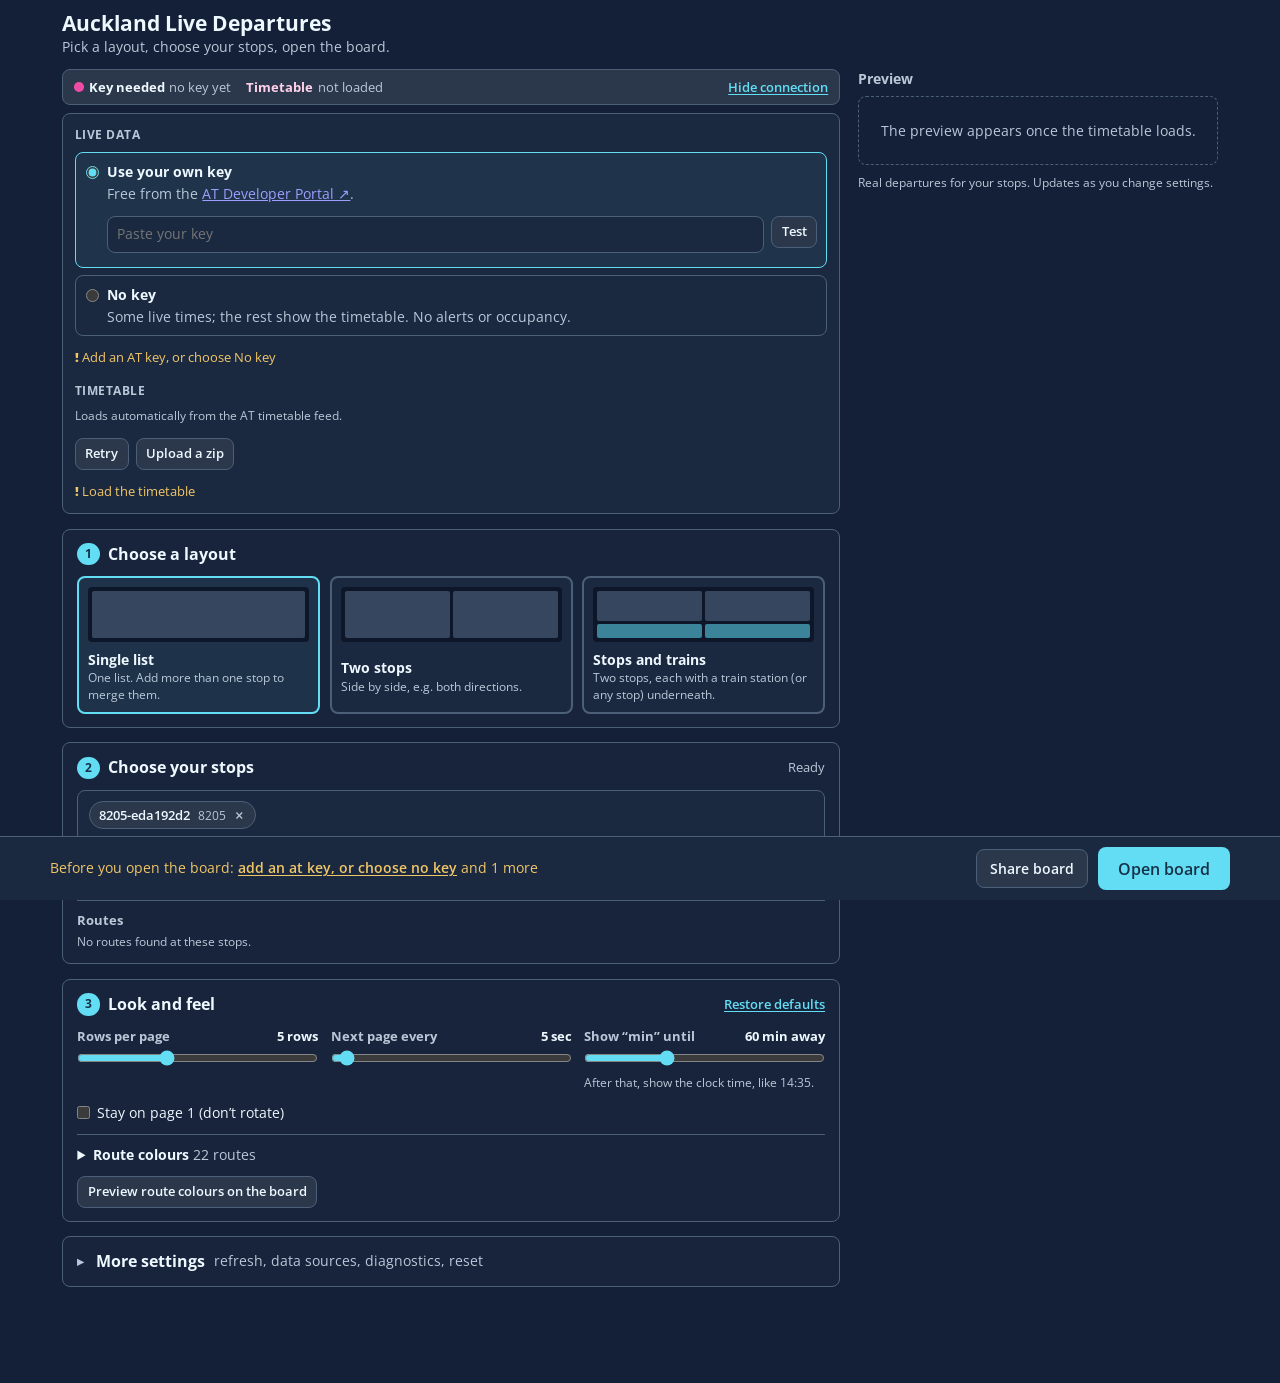
<file: index.html>
<!doctype html>
<html lang="en">
<head>
  <meta charset="utf-8">
  <meta name="viewport" content="width=device-width, initial-scale=1">
  <title>Auckland Live Departures</title>
  <link rel="preconnect" href="https://fonts.googleapis.com">
  <link rel="preconnect" href="https://fonts.gstatic.com" crossorigin>
  <link href="https://fonts.googleapis.com/css2?family=Open+Sans:wght@400;600;700;800&display=swap" rel="stylesheet">
  <style>
    :root {
      color-scheme: dark;
      --bg: #142038;
      --surface: #1b2940;
      --surface2: #2b384b;
      --surface3: #36465f;
      --border: #4c5f79;
      --text: #eef8ff;
      --muted: #b9c8d8;
      --accent: #62ddf4;
      --accent-strong: #3ed2f1;
      --accent-text: #163047;
      --good: #62ddf4;
      --warn: #f1c666;
      --bad: #ee4ca4;
      --radius: 8px;
      font-family: "Open Sans", "Segoe UI", sans-serif;
    }
    * { box-sizing: border-box; margin: 0; }
    html, body { min-height: 100vh; }
    body {
      background: var(--bg);
      color: var(--text);
      line-height: 1.5;
    }
    button {
      font: inherit;
      border: 1px solid transparent;
      border-radius: var(--radius);
      padding: .5rem .8rem;
      font-weight: 600;
      cursor: pointer;
      transition: opacity .15s, border-color .15s, background .15s;
    }
    button:hover { opacity: .88; }
    button:disabled { opacity: .4; cursor: not-allowed; }
    button.primary { background: var(--accent); color: var(--accent-text); border-color: transparent; }
    button.ghost { background: var(--surface2); color: var(--text); border-color: var(--border); }
    button.danger { background: transparent; color: #ffc8e4; border-color: var(--bad); }
    button.small { padding: .32rem .58rem; font-size: .82rem; }
    input, textarea, select {
      font: inherit;
      width: 100%;
      border: 1px solid var(--border);
      border-radius: var(--radius);
      background: var(--surface);
      color: var(--text);
      padding: .42rem .55rem;
    }
    input:focus, textarea:focus { outline: none; border-color: var(--accent); }
    textarea { min-height: 3.1rem; resize: vertical; }
    textarea[name="routeColors"] { min-height: 14rem; font-family: ui-monospace, SFMono-Regular, Menlo, Consolas, monospace; }

    /* Setup */
    .setup {
      max-width: 1180px;
      margin: 0 auto;
      padding: .75rem;
      font-size: .9rem;
    }
    .setup-header {
      margin-bottom: .45rem;
    }
    .setup-header h1 {
      font-size: 1.25rem;
      line-height: 1.15;
      margin-bottom: .15rem;
    }
    .setup-header p { color: var(--muted); font-size: .86rem; }
    .quick-actions {
      display: flex;
      gap: .4rem;
      margin: .45rem 0;
      flex-wrap: wrap;
    }
    .status-bar {
      padding: .42rem .55rem;
      color: var(--muted);
      font-size: .84rem;
      min-height: 1.9rem;
      border: 1px solid var(--border);
      border-radius: var(--radius);
      background: var(--surface2);
    }
    .status-bar.error { color: #ffd0e9; border-color: var(--bad); background: rgba(238, 76, 164, .12); }
    .setup-layout {
      display: block;
    }
    /* Advanced section */
    .adv-group { border: 1px solid var(--border); border-radius: var(--radius); padding: .55rem .65rem; display: grid; gap: .45rem; background: rgba(255,255,255,.015); }
    .adv-head { display: flex; justify-content: space-between; align-items: baseline; gap: .5rem; }
    .adv-group h3 { margin: 0; font-size: .9rem; font-weight: 700; color: var(--text); }
    .adv-count { font-size: .75rem; font-weight: 400; color: var(--muted); margin-left: .35rem; }
    .adv-grid { display: grid; grid-template-columns: repeat(auto-fit, minmax(170px, 1fr)); gap: .45rem; }
    .unit-input { display: flex; align-items: center; border: 1px solid var(--border); border-radius: 8px; background: var(--surface2, transparent); overflow: hidden; }
    .unit-input input { border: 0 !important; margin: 0 !important; min-width: 0; flex: 1; background: transparent; }
    .unit-input span { padding: 0 .6rem; font-size: .78rem; color: var(--muted); white-space: nowrap; }
    .unit-input:focus-within { border-color: var(--accent); }
    .checkbox-label.plain { font-weight: 400 !important; font-size: .9rem; }
    .adv-group .four-way-settings { padding-bottom: 0; border-bottom: 0; margin-bottom: 0; }
    .adv-details > summary { list-style: none; cursor: pointer; display: flex; align-items: baseline; gap: .6rem; }
    .adv-details > summary::-webkit-details-marker { display: none; }
    .adv-details > summary::before { content: "\25B6"; font-size: .65rem; color: var(--muted); transition: transform .2s; }
    .adv-details[open] > summary::before { transform: rotate(90deg); }
    .adv-details > summary .hint { margin: 0; }
    .adv-details-body { display: grid; gap: .45rem; margin-top: .45rem; }
    .adv-danger { display: flex; justify-content: space-between; align-items: center; gap: .8rem; border-color: rgba(255, 99, 132, .35); }
    .adv-danger .hint { margin-top: .1rem; }
    button.danger.confirming { background: #c0304a; color: #fff; }
    .adv-group textarea[name=routeColors] { min-height: 0; height: 7.2rem; resize: vertical; }
    /* Stop-level notices from AT take over the footer and scroll, like AT's own boards. */
    .board-footer.notice .legend,
    .board-footer.notice .mode-indicator { display: none; }
    .board-footer.notice .ticker { text-align: left; text-overflow: clip; font-weight: 700; }
    /* Soft fade where the message meets the clock (and as it enters), like AT's boards. */
    .board-footer.notice .ticker {
      -webkit-mask-image: linear-gradient(to right, transparent 0, #000 2rem, #000 calc(100% - 5rem), transparent 100%);
      mask-image: linear-gradient(to right, transparent 0, #000 2rem, #000 calc(100% - 5rem), transparent 100%);
    }
    .board-footer.notice-high { background: #e6007e; border-color: #ff4fb0; }
    .board-footer.notice-high .ticker,
    .board-footer.notice-high .clock { color: #fff; }
    .board-footer.notice-low { background: #f4f7fa; border-color: #ffffff; }
    .board-footer.notice-low .ticker,
    .board-footer.notice-low .clock { color: #142033; }
    .board-shell.frameless .board-footer.notice-high { background: #e6007e; }
    .board-shell.frameless .board-footer.notice-low { background: #f4f7fa; }
    .marquee { display: inline-block; padding-left: 100%; white-space: nowrap; animation: marquee linear infinite; will-change: transform; }
    @keyframes marquee { from { transform: translateX(0); } to { transform: translateX(-100%); } }
    @media (prefers-reduced-motion: reduce) {
      .marquee { animation: none; padding-left: 0; }
      .board-footer.notice .ticker { text-overflow: ellipsis; }
    }
    .debug-grid {
      display: flex;
      flex-wrap: wrap;
      gap: .35rem;
      margin: .45rem 0;
    }
    .debug-item {
      display: inline-flex;
      gap: .35rem;
      padding: .28rem .45rem;
      border: 1px solid var(--border);
      border-radius: var(--radius);
      background: var(--surface2);
      color: var(--muted);
      font-size: .78rem;
    }
    .debug-item strong { color: var(--text); font-weight: 800; text-align: right; }
    .note {
      border: 1px solid var(--border);
      border-radius: var(--radius);
      background: var(--surface2);
      color: var(--muted);
      font-size: .8rem;
      padding: .4rem .5rem;
    }
    .link-row {
      display: flex;
      gap: .5rem;
      flex-wrap: wrap;
      align-items: center;
    }
    .link-button {
      display: inline-flex;
      align-items: center;
      border: 1px solid var(--border);
      border-radius: var(--radius);
      padding: .32rem .58rem;
      color: var(--text);
      font-size: .82rem;
      font-weight: 600;
      text-decoration: none;
      background: var(--surface2);
    }
    .link-button:hover { border-color: var(--accent); color: var(--text); }
    .section {
      background: var(--surface);
      border: 1px solid var(--border);
      border-radius: var(--radius);
      margin-bottom: .45rem;
      overflow: hidden;
    }
    .section-header {
      padding: .36rem .5rem;
      font-weight: 600;
      cursor: pointer;
      display: flex;
      justify-content: space-between;
      align-items: center;
      user-select: none;
    }
    .section-header:hover { background: var(--surface2); }
    .section-header .arrow { transition: transform .2s; font-size: .8rem; color: var(--muted); }
    .section-header .arrow.open { transform: rotate(90deg); }
    .section-status { font-size: .75rem; font-weight: 400; color: var(--muted); margin-left: .45rem; }
    .section-body {
      padding: 0 .5rem .45rem;
      display: grid;
      gap: .42rem;
    }
    .section-body.hidden { display: none; }
    .field label {
      display: block;
      font-size: .8rem;
      color: var(--muted);
      margin-bottom: .25rem;
      font-weight: 400;
    }
    .hint {
      color: var(--muted);
      font-size: .78rem;
      line-height: 1.35;
      margin-top: .22rem;
    }
    .row { display: grid; grid-template-columns: 1fr 1fr; gap: .45rem; }
    .stop-results {
      max-height: 10rem;
      overflow-y: auto;
      display: grid;
      gap: .4rem;
    }
    .stop-item {
      display: flex;
      align-items: center;
      gap: .6rem;
      padding: .38rem .48rem;
      background: var(--surface2);
      border: 1px solid var(--border);
      border-radius: var(--radius);
      font-size: .85rem;
    }
    .stop-item .name { flex: 1; font-weight: 600; }
    .stop-item .id { color: var(--muted); font-size: .78rem; }
    .step {
      background: var(--surface);
      border: 1px solid var(--border);
      border-radius: var(--radius);
      padding: .55rem .65rem;
      margin-bottom: .45rem;
      display: grid;
      gap: .45rem;
    }
    .step h2 { font-size: .98rem; font-weight: 700; }
    .step-status { font-size: .75rem; font-weight: 400; color: var(--muted); margin-left: .4rem; }
    .ok { color: var(--good); }
    .chips { display: flex; flex-wrap: wrap; gap: .35rem; }
    .checkbox-label { display: inline-flex !important; align-items: center; gap: .5rem; cursor: pointer; color: var(--text) !important; font-weight: 700 !important; }
    .checkbox-label input { width: auto; margin: 0; }
    .dual-stop-settings { display: grid; grid-template-columns: repeat(2, minmax(0, 1fr)); gap: .65rem; }
    .dual-stop-settings input { margin-top: .4rem; }
    .chip {
      display: inline-flex;
      align-items: center;
      gap: .15rem;
      background: var(--surface2);
      border: 1px solid var(--border);
      border-radius: 999px;
      padding: .2rem .25rem .2rem .6rem;
      font-size: .82rem;
      font-weight: 600;
    }
    .chip .chip-id { color: var(--muted); font-weight: 400; font-size: .74rem; margin-left: .3rem; }
    .chip button { padding: 0 .45rem; background: transparent; border: none; color: var(--muted); font-size: .95rem; line-height: 1.3; }
    .chip button:hover { color: #ffd0e9; opacity: 1; }
    .cta-row { display: flex; flex-wrap: wrap; align-items: center; gap: .6rem; margin: .55rem 0; }
    .cta-row .primary { font-size: 1.02rem; padding: .62rem 1.2rem; }

    /* Connect strip (timetable + API key) */
    .connect { display: grid; grid-template-columns: 1fr 1fr; gap: .5rem; margin: .5rem 0; }
    .connect-pill {
      position: relative;
      overflow: hidden;
      border: 1px solid var(--border);
      border-radius: var(--radius);
      background: var(--surface2);
      padding: .5rem .6rem;
      display: grid;
      gap: .4rem;
      align-content: start;
    }
    .connect-pill.done { background: rgba(98, 221, 244, .08); border-color: rgba(98, 221, 244, .4); }
    .connect-pill.bad { background: rgba(238, 76, 164, .1); border-color: var(--bad); }
    .pill-head { display: flex; justify-content: space-between; align-items: center; gap: .5rem; }
    .pill-title { font-weight: 700; font-size: .86rem; }
    .pill-title .req {
      font-weight: 600; font-size: .64rem; text-transform: uppercase; letter-spacing: .04em;
      color: #ffd0e9; border: 1px solid rgba(238, 76, 164, .5); border-radius: 999px;
      padding: .02rem .34rem; margin-left: .35rem; vertical-align: middle;
    }
    .pill-state { font-size: .76rem; color: var(--muted); white-space: nowrap; }
    .pill-state.ok { color: var(--good); font-weight: 700; }
    .pill-state.bad { color: #ffd0e9; font-weight: 700; }
    .pill-sub { font-size: .75rem; color: var(--muted); }
    .pill-sub a { color: var(--accent); }
    .pill-actions { display: flex; gap: .4rem; align-items: center; }
    .pill-actions input[name=subscriptionKey] { flex: 1; }
    .pill-actions .link-button, .pill-actions button { flex: none; }
    .timetable-loader {
      position: absolute;
      inset: 0;
      z-index: 2;
      display: grid;
      place-content: center;
      gap: .55rem;
      text-align: center;
      background: linear-gradient(110deg, rgba(24, 33, 48, .96), rgba(31, 47, 64, .96));
      color: var(--text);
    }
    .loader-track {
      position: relative;
      width: min(15rem, 70vw);
      height: 2.2rem;
      overflow: hidden;
    }
    .loader-track::after {
      content: "";
      position: absolute;
      left: 0;
      right: 0;
      bottom: .28rem;
      height: 2px;
      background: repeating-linear-gradient(90deg, rgba(98,221,244,.25) 0 12px, transparent 12px 20px);
    }
    .loader-bus {
      position: absolute;
      left: 0;
      bottom: .42rem;
      width: 3.3rem;
      height: 1.45rem;
      border-radius: .45rem .55rem .25rem .25rem;
      background: linear-gradient(180deg, #73e8fa, #36bdd8);
      box-shadow: 0 0 18px rgba(98,221,244,.35);
      animation: timetable-trip 2.4s ease-in-out infinite;
    }
    .loader-bus::before {
      content: "";
      position: absolute;
      inset: .25rem .32rem .55rem;
      border-radius: .15rem;
      background: repeating-linear-gradient(90deg, #20324a 0 .58rem, transparent .58rem .72rem);
    }
    .loader-bus::after {
      content: "";
      position: absolute;
      left: .45rem;
      right: .45rem;
      bottom: -.2rem;
      height: .42rem;
      background: radial-gradient(circle at .2rem .2rem, #101824 0 .2rem, transparent .21rem), radial-gradient(circle at calc(100% - .2rem) .2rem, #101824 0 .2rem, transparent .21rem);
    }
    .loader-copy { font-size: .8rem; font-weight: 700; letter-spacing: .02em; }
    .loader-copy span::after { content: ""; animation: loading-dots 1.4s steps(4, end) infinite; }
    @keyframes timetable-trip {
      0% { transform: translateX(-3.5rem); opacity: 0; }
      15%, 85% { opacity: 1; }
      100% { transform: translateX(15rem); opacity: 0; }
    }
    @keyframes loading-dots {
      0% { content: ""; }
      25% { content: "."; }
      50% { content: ".."; }
      75%, 100% { content: "..."; }
    }
    @media (prefers-reduced-motion: reduce) {
      .loader-bus { animation: none; left: calc(50% - 1.65rem); }
      .loader-copy span::after { animation: none; content: "..."; }
    }
    input.key-bad { border-color: var(--bad); }
    .mode-explainer {
      display: flex;
      align-items: flex-start;
      gap: .55rem;
      margin: -.05rem 0 .55rem;
      padding: .55rem .65rem;
      border: 1px solid var(--border);
      border-radius: var(--radius);
      background: var(--surface2);
      color: var(--muted);
      font-size: .78rem;
      line-height: 1.35;
    }
    .mode-explainer strong { color: var(--text); white-space: nowrap; }
    .preset-bar {
      display: grid;
      grid-template-columns: auto minmax(10rem, 14rem) minmax(0, 1fr);
      align-items: center;
      gap: .55rem;
      margin: 0 0 .55rem;
      padding: .5rem .65rem;
      border: 1px solid var(--border);
      border-radius: var(--radius);
      background: var(--surface);
    }
    .preset-bar label { font-size: .82rem; font-weight: 700; color: var(--text); }
    .preset-bar select { padding: .42rem .55rem; }
    .preset-summary { min-width: 0; color: var(--muted); font-size: .75rem; line-height: 1.3; }
    .mode-dot {
      width: .62rem;
      height: .62rem;
      margin-top: .22rem;
      border-radius: 999px;
      background: var(--muted);
      flex: none;
    }
    .mode-dot.full { background: var(--good); }
    .mode-dot.limited { background: var(--warn); }
    .mode-dot.degraded, .mode-dot.scheduled { background: var(--bad); }
    button.linkish {
      background: none; border: none; padding: 0; color: var(--accent);
      font-size: inherit; font-weight: 600; text-decoration: underline; cursor: pointer;
    }
    button.linkish:hover { opacity: .85; }

    /* Focused step + stop result meta + inline preview */
    .step.focus { border-color: rgba(98, 221, 244, .45); box-shadow: inset 0 0 0 1px rgba(98, 221, 244, .12); }
    .stop-item .name { flex: 1; font-weight: 600; display: flex; flex-direction: column; }
    .stop-item .name .meta { font-weight: 400; color: var(--muted); font-size: .72rem; }
    .preview { border: 1px dashed var(--border); border-radius: var(--radius); padding: .45rem .55rem; display: grid; gap: .35rem; background: var(--surface); }
    .preview-title { font-size: .7rem; color: var(--muted); text-transform: uppercase; letter-spacing: .05em; }
    .preview-row { display: grid; grid-template-columns: auto 1fr auto; align-items: center; gap: .55rem; font-size: .92rem; }
    .preview-row .pv-pill {
      display: inline-flex; justify-content: center; align-items: center;
      min-width: 2.7rem; height: 1.55rem; padding: 0 .42rem; border-radius: 6px;
      background: linear-gradient(180deg, #73e8fa 0%, #57d9f2 100%);
      color: var(--accent-text); font-weight: 700; font-size: .85rem;
    }
    .preview-row .pv-due { font-weight: 700; white-space: nowrap; }
    .preview-empty { font-size: .78rem; color: var(--muted); }
    @media (max-width: 700px) {
      .connect { grid-template-columns: 1fr; }
      .preset-bar { grid-template-columns: 1fr; }
    }

    /* Board */
    .board {
      min-height: 100vh;
      padding: 1.25rem;
      display: flex;
      flex-direction: column;
      position: relative;
    }
    .board.frameless {
      padding: 0;
    }
    .chrome-toggle {
      position: absolute;
      top: .2rem;
      right: .25rem;
      z-index: 20;
      min-width: 1.6rem;
      min-height: 1.6rem;
      padding: 0;
      border-radius: 999px;
      background: rgba(43, 56, 75, .9);
      border-color: rgba(185, 200, 216, .28);
      color: #d9ecf7;
      font-size: .72rem;
      line-height: 1;
    }
    .chrome-toggle:hover {
      background: rgba(54, 70, 95, .95);
      border-color: rgba(98, 221, 244, .45);
    }
    .board.frameless .chrome-toggle {
      top: .18rem;
      right: .18rem;
      opacity: .1;
      background: transparent;
      border-color: transparent;
      color: #f0fbff;
    }
    .board.frameless .chrome-toggle:hover {
      opacity: .45;
      background: rgba(43, 56, 75, .55);
      border-color: rgba(185, 200, 216, .18);
    }
    .board-shell {
      flex: 1;
      background: var(--surface2);
      border: 1px solid #41516a;
      border-radius: var(--radius);
      display: flex;
      flex-direction: column;
      min-height: 0;
      gap: .6rem;
      padding: .7rem;
      box-shadow: inset 0 0 0 1px rgba(255,255,255,.03);
    }
    .board-shell.frameless {
      background: transparent;
      border-color: transparent;
      box-shadow: none;
      padding: 0;
      gap: 0;
    }
    .board-header {
      display: flex;
      justify-content: space-between;
      align-items: flex-start;
      padding: .2rem .2rem .1rem;
    }
    .board-header h1 {
      font-size: clamp(1.6rem, 3.5vw, 3rem);
      line-height: 1.1;
      font-weight: 700;
    }
    .board-header .sub { color: var(--muted); font-size: .9rem; }
    .board-meta {
      text-align: right;
      font-size: .9rem;
      color: #d9ecf7;
      display: flex;
      flex-direction: column;
      gap: .3rem;
      align-items: flex-end;
      width: 100%;
    }
    .board-meta-top {
      display: flex;
      align-items: center;
      justify-content: flex-end;
      gap: .7rem;
      width: 100%;
    }
    .share-dialog {
      margin: auto;
      width: min(36rem, calc(100vw - 2rem));
      padding: 1.4rem;
      border: 1px solid var(--border);
      border-radius: var(--radius);
      background: var(--surface);
      color: var(--text);
      box-shadow: 0 1rem 4rem #0008;
    }
    .share-dialog::backdrop { background: #0009; }
    .shared-board-notice { color: var(--accent); font-size: .9rem; margin: .5rem 0; }
    .share-dialog p { margin: .7rem 0; }
    .share-dialog input { width: 100%; margin-top: .35rem; }
    .share-dialog-actions { display: flex; gap: .5rem; margin-top: 1rem; }
    .board-controls {
      display: flex;
      gap: .3rem;
      flex-wrap: wrap;
      justify-content: flex-end;
    }
    .board-shell.frameless .board-header {
      display: none;
    }
    .board-shell.frameless .board-controls {
      display: none;
    }
    .board-shell.frameless .board-meta-top {
      display: none;
    }
    .board-shell.frameless .alert-banner {
      display: none;
    }
    .board-body {
      flex: 1;
      min-height: 0;
      display: flex;
      flex-direction: column;
    }
    /* Scale every dual-board column from the same unit as the CSS viewport narrows at page zoom. */
    .dual-mode { --dual-unit: clamp(.625rem, 1.25vw, 1rem); }
    .dual-mode.board:not(.frameless) { padding: calc(.5 * var(--dual-unit)); }
    .dual-mode .board-shell:not(.frameless) { padding: calc(.4 * var(--dual-unit)); gap: calc(.35 * var(--dual-unit)); }
    /* Dual mode: the top bar is controls only. Status lives in the footer pill and page
       numbers in each column header, so the meta line would just repeat them. */
    .dual-mode .board-header { padding: 0; }
    .dual-mode .board-meta { flex-direction: row; justify-content: flex-end; gap: 0; }
    .dual-mode .board-meta-top { display: none; }
    .dual-mode .board-controls { margin-right: 2rem; } /* clear the corner frame toggle */
    .dual-mode .board-controls button { padding: calc(.18 * var(--dual-unit)) calc(.55 * var(--dual-unit)); font-size: calc(.78 * var(--dual-unit)); line-height: 1.2; }
    .dual-mode .alert-banner { padding: calc(.3 * var(--dual-unit)) calc(.7 * var(--dual-unit)); font-size: calc(.85 * var(--dual-unit)); }
    .dual-bands {
      flex: 1;
      min-height: 0;
      display: grid;
      grid-template-columns: repeat(2, minmax(0, 1fr));
      gap: calc(.7 * var(--dual-unit, 1rem));
    }
    .dual-band {
      min-width: 0;
      min-height: 0;
      display: flex;
      flex-direction: column;
      overflow: hidden;
      border: 1px solid rgba(185, 200, 216, .3);
      border-radius: var(--radius);
      background: var(--surface);
    }
    .four-way-band > .dual-band-header { flex-shrink: 0; }
    .four-way-band > .dep-table { flex: var(--section-rows) 1 0; }
    .four-way-band > .train-table { grid-template-rows: minmax(0, 1fr); }
    .train-station-strip {
      flex: 0 0 auto;
      display: flex;
      justify-content: space-between;
      gap: .5rem;
      padding: .12rem calc(.6 * var(--dual-unit));
      font-size: calc(.75 * var(--dual-unit));
      line-height: 1.2;
      color: #d9ecf7;
      background: rgba(98, 221, 244, .1);
      border-top: 1px solid rgba(185, 200, 216, .35);
      overflow: hidden;
      white-space: nowrap;
    }
    .train-station-strip span { color: var(--muted); }
    .placeholder-row { color: var(--muted); font-size: calc(1 * var(--dual-unit)); }
    .placeholder-row > span { grid-column: 1 / -1; }
    .four-way-settings { padding-bottom: .8rem; border-bottom: 1px solid rgba(185, 200, 216, .2); margin-bottom: .8rem; }
    .dual-band-header {
      display: flex;
      align-items: center;
      justify-content: space-between;
      gap: calc(.6 * var(--dual-unit));
      padding: calc(.28 * var(--dual-unit)) calc(.7 * var(--dual-unit));
      background: rgba(98, 221, 244, .12);
      border-bottom: 1px solid rgba(98, 221, 244, .25);
    }
    .dual-band:nth-child(2) .dual-band-header { background: rgba(241, 198, 102, .1); border-color: rgba(241, 198, 102, .25); }
    /* Direction and stop number share one line. */
    .dual-band-header > div { min-width: 0; display: flex; align-items: baseline; gap: calc(.6 * var(--dual-unit)); }
    .dual-direction { display: block; min-width: 0; overflow: hidden; white-space: nowrap; text-overflow: ellipsis; font-size: calc(1.6 * var(--dual-unit)); font-weight: 800; line-height: 1.15; padding-bottom: .15em; margin-bottom: -.15em; } /* room for descenders (y, g) under overflow:hidden without changing layout */
    .dual-stop-code { display: block; flex: none; color: var(--muted); font-size: calc(.85 * var(--dual-unit)); white-space: nowrap; }
    .dual-page { color: var(--muted); font-size: calc(1 * var(--dual-unit)); font-weight: 700; white-space: nowrap; }
    .dual-mode .dual-band .dep-table { border-radius: 0; }
    .dual-mode .dual-band .dep-head,
    .dual-mode .dual-band .dep-row {
      grid-template-columns: calc(8 * var(--dual-unit)) minmax(0, 1fr) calc(4.5 * var(--dual-unit)) calc(7.25 * var(--dual-unit));
      column-gap: calc(.25 * var(--dual-unit));
    }
    .dual-mode .dual-band .dep-row { padding: calc(.45 * var(--dual-unit)) calc(.6 * var(--dual-unit)); }
    .dual-mode .dual-band .dep-head { padding: calc(.12 * var(--dual-unit)) calc(.6 * var(--dual-unit)); font-size: calc(.8 * var(--dual-unit)); line-height: 1.2; }
    .dual-mode .dual-band .route-pill {
      width: calc(6.65 * var(--dual-unit));
      height: calc(2.85 * var(--dual-unit));
      padding: 0 calc(.45 * var(--dual-unit));
      border-radius: calc(.5 * var(--dual-unit));
      font-size: calc(1.95 * var(--dual-unit));
    }
    .dual-mode .dual-band .dest-cell strong {
      width: 100%;
      min-width: 0;
      font-size: calc(1.95 * var(--dual-unit));
      line-height: 1.05;
      max-height: 2.1em;
      overflow: hidden;
      overflow-wrap: anywhere;
    }
    .dual-mode .dual-band .occ-cell { gap: calc(.22 * var(--dual-unit)); }
    .dual-mode .dual-band .occ-cell svg { width: calc(.62 * var(--dual-unit)); height: calc(1.8 * var(--dual-unit)); }
    .dual-mode .dual-band .badge.cancelled { padding: calc(.2 * var(--dual-unit)) calc(.3 * var(--dual-unit)); font-size: calc(.75 * var(--dual-unit)); }
    .dual-mode .dual-band .due-cell { font-size: calc(2.4 * var(--dual-unit)); }
    .dual-mode .board-footer { gap: calc(.75 * var(--dual-unit)); padding: calc(.5 * var(--dual-unit)) calc(.85 * var(--dual-unit)); }
    .dual-mode .board-footer .legend { gap: calc(.5 * var(--dual-unit)); font-size: calc(1.1 * var(--dual-unit)); }
    .dual-mode .board-footer .ticker { font-size: calc(1.1 * var(--dual-unit)); }
    .dual-mode .board-footer .mode-indicator { font-size: calc(.9 * var(--dual-unit)); padding: calc(.18 * var(--dual-unit)) calc(.6 * var(--dual-unit)); }
    .dual-mode .board-footer .clock { font-size: calc(1.6 * var(--dual-unit)); }
    @media (max-width: 800px) and (orientation: landscape) {
      .dual-mode .dual-band .dep-head,
      .dual-mode .dual-band .dep-row {
        grid-template-columns: calc(8 * var(--dual-unit)) minmax(0, 1fr) calc(7.25 * var(--dual-unit));
      }
      .dual-mode .dual-band .dep-head > div:nth-child(3),
      .dual-mode .dual-band .dep-row > div:nth-child(3) { display: none; }
      /* The Cancelled badge lives in that hidden column, so repeat it above the time. */
      .dual-mode .dual-band .badge.due-badge { display: block; width: fit-content; margin: 0 0 calc(.2 * var(--dual-unit)) auto; padding: calc(.15 * var(--dual-unit)) calc(.3 * var(--dual-unit)); font-size: calc(.75 * var(--dual-unit)); line-height: 1.2; }
    }
    .board.frameless.dual-mode .dual-bands { gap: 0; }
    .board.frameless.dual-mode .dual-band { border-radius: 0; border-top: 0; border-bottom: 0; }
    .alert-banner {
      padding: .6rem .8rem;
      border-radius: var(--radius);
      font-size: .9rem;
      border: 1px solid;
    }
    .alert-banner.warn { background: rgba(241, 198, 102, .12); border-color: rgba(241, 198, 102, .4); color: #ffe2a2; }
    .alert-banner.bad { background: rgba(238, 76, 164, .14); border-color: rgba(238, 76, 164, .4); color: #ffd0e9; }
    .dep-table {
      width: 100%;
      flex: 1;
      min-height: 0;
      background: var(--surface);
      border-radius: var(--radius);
      overflow: hidden;
      display: grid;
      grid-template-rows: auto minmax(0, 1fr);
    }
    .board.frameless .dep-table,
    .board.frameless .empty-state {
      border-radius: 0;
    }
    .dep-head,
    .dep-row {
      display: grid;
      grid-template-columns: 8.75rem minmax(0, 1fr) 8.75rem clamp(9rem, 10vw, 10rem);
      align-items: center;
    }
    .dep-head {
      padding: .32rem .9rem .28rem;
      font-size: clamp(.88rem, .95vw, .98rem);
      font-weight: 700;
      color: #f0fbff;
      background: rgba(255,255,255,.03);
    }
    .dep-head > div:last-child,
    .dep-row > div:last-child {
      text-align: right;
    }
    .dep-head > div:nth-child(3),
    .dep-row > div:nth-child(3) {
      text-align: center;
    }
    .dep-rows {
      min-height: 0;
      display: grid;
      grid-template-rows: repeat(var(--row-count, 1), minmax(0, 1fr));
    }
    .dep-row {
      padding: .5rem .9rem;
      border-top: 1px solid rgba(185, 200, 216, .18);
      min-height: 0;
    }
    .dep-row > div,
    .dep-head > div {
      min-width: 0;
    }
    .route-pill {
      display: inline-flex;
      justify-content: center;
      align-items: center;
      width: 6.65rem;
      height: 2.85rem;
      padding: 0 .45rem;
      border-radius: 8px;
      font-weight: 700;
      font-size: 1.95rem;
      line-height: 1;
      letter-spacing: 0;
      background: linear-gradient(180deg, #73e8fa 0%, #57d9f2 100%);
      color: var(--accent-text);
      border: 1px solid rgba(255,255,255,.22);
      box-shadow: inset 0 0 0 1px rgba(255,255,255,.18);
      white-space: nowrap;
      overflow: hidden;
      text-overflow: ellipsis;
    }
    .route-pill.outline {
      background: transparent;
      color: var(--text);
      border: 2px solid rgba(222, 236, 248, .75);
      box-shadow: none;
    }
    .dest-cell strong {
      display: block;
      font-size: 1.95rem;
      font-weight: 700;
      line-height: 1;
    }
    .dest-cell {
      min-height: 100%;
      display: flex;
      align-items: center;
    }
    .badge {
      display: inline-block;
      padding: .28rem .72rem;
      border-radius: 8px;
      font-weight: 600;
      font-size: .84rem;
    }
    .badge.cancelled { color: #fff3fb; background: var(--bad); border: 1px solid transparent; font-size: 1.05rem; font-weight: 700; padding: .3rem .85rem; }
    .occ-cell {
      display: flex;
      align-items: flex-end;
      justify-content: center;
      gap: .22rem;
      color: rgba(222, 236, 248, .9);
    }
    .occ-cell svg { display: block; fill: currentColor; width: 0.62rem; height: 1.8rem; }
    .occ-cell .dim { color: rgba(185, 200, 216, .38); }
    .due-badge { display: none; }
    .due-cell {
      text-align: right;
      font-size: clamp(1.9rem, 2.8vw, 3rem);
      font-weight: 700;
      font-variant-numeric: tabular-nums;
      font-feature-settings: "tnum" 1;
      color: #f0fbff;
      white-space: nowrap;
      line-height: 1;
    }
    .empty-state {
      flex: 1;
      display: grid;
      place-content: center;
      text-align: center;
      min-height: 12rem;
      color: var(--muted);
      background: var(--surface);
      border-radius: var(--radius);
    }
    .board-footer {
      display: flex;
      align-items: center;
      gap: .75rem;
      background: rgba(98, 221, 244, .08);
      border-radius: var(--radius);
      /* One slim line: everything here is secondary to the departures above. */
      padding: .5rem .85rem;
      line-height: 1.2;
      min-height: 0;
      overflow: hidden;
      border: 1px solid rgba(98, 221, 244, .18);
    }
    .board-shell.frameless .board-footer {
      border-left-color: transparent;
      border-right-color: transparent;
      border-bottom-color: transparent;
      border-radius: 0;
      padding-left: .5rem;
      padding-right: .5rem;
      background: transparent;
    }
    .legend {
      display: flex;
      align-items: center;
      gap: .55rem;
      white-space: nowrap;
      color: #e9fbff;
      font-size: clamp(.95rem, 1.15vw, 1.2rem);
      font-weight: 600;
    }
    .legend-swatch {
      width: 1em;
      height: 1em;
      border-radius: .28em;
      background: linear-gradient(180deg, #73e8fa 0%, #57d9f2 100%);
      flex: none;
    }
    .ticker {
      flex: 1;
      overflow: hidden;
      white-space: nowrap;
      text-overflow: ellipsis;
      color: #ffe2a2;
      font-size: clamp(.95rem, 1.15vw, 1.15rem);
      font-weight: 600;
      text-align: center;
    }
    .mode-indicator {
      display: inline-flex;
      align-items: center;
      gap: .42rem;
      flex: none;
      max-width: 42%;
      padding: .2rem .6rem;
      border: 1px solid rgba(185, 200, 216, .28);
      border-radius: 999px;
      color: #e9fbff;
      background: rgba(185, 200, 216, .08);
      font-size: clamp(.78rem, .95vw, .98rem);
      font-weight: 700;
      white-space: nowrap;
      overflow: hidden;
      text-overflow: ellipsis;
    }
    .mode-indicator.full { border-color: rgba(91, 214, 143, .45); background: rgba(91, 214, 143, .12); }
    .mode-indicator.limited { border-color: rgba(241, 198, 102, .5); background: rgba(241, 198, 102, .12); color: #ffe2a2; }
    .mode-indicator.degraded,
    .mode-indicator.scheduled { border-color: rgba(238, 76, 164, .45); background: rgba(238, 76, 164, .12); color: #ffd0e9; }
    .mode-indicator .mode-dot { margin-top: 0; }
    .ambient-status {
      display: none;
      width: .68rem;
      height: .68rem;
      border-radius: 999px;
      flex: none;
      opacity: .88;
    }
    .ambient-status.good { background: var(--good); box-shadow: 0 0 .72rem rgba(91, 214, 143, .72); }
    .ambient-status.warn { background: var(--warn); box-shadow: 0 0 .72rem rgba(241, 198, 102, .68); }
    .ambient-status.bad { background: var(--bad); box-shadow: 0 0 .72rem rgba(238, 76, 164, .68); }
    .board-shell.frameless .mode-indicator { display: none; }
    .clock {
      font-weight: 700;
      /* A reference clock, not a headline: sized just above the ticker text. */
      font-size: clamp(1.2rem, 1.5vw, 1.75rem);
      font-variant-numeric: tabular-nums;
      white-space: nowrap;
      padding: 0;
      background: transparent;
      border-radius: var(--radius);
      color: #f1fbff;
    }
    @media (max-width: 700px) and (orientation: portrait) {
      .setup { padding: .5rem; }
      .dual-stop-settings { grid-template-columns: 1fr; }
      .board { padding: .5rem; }
      .board-header { flex-direction: column; gap: .5rem; }
      .board-meta { text-align: left; align-items: flex-start; }
      .board-meta-top { justify-content: space-between; }
      .board-controls { justify-content: flex-start; }
      .row { grid-template-columns: 1fr; }
      .dep-head { display: none; }
      .dep-table, .dep-rows, .dep-row { display: block; width: 100%; }
      .dep-row { padding: .6rem 0; border-top: 1px solid rgba(185, 200, 216, .18); }
      .dep-row > div { padding: .3rem .8rem; text-align: left !important; }
      .dep-head,
      .dep-row {
        grid-template-columns: 1fr;
      }
      .route-pill { width: 5.7rem; height: 3rem; font-size: 1.7rem; }
      .dest-cell { min-height: auto; }
      .dest-cell strong { font-size: 1.7rem; }
      .due-cell { font-size: clamp(1.6rem, 9vw, 2.7rem); }
      .due-cell { text-align: left; }
      .board-footer { flex-wrap: wrap; gap: .25rem .6rem; padding: .3rem .6rem; }
      .board-footer .ticker:empty { display: none; }
      .mode-indicator { max-width: 100%; order: 3; }
      .dual-bands { grid-template-columns: 1fr; overflow-y: auto; }
      .dual-mode .dual-band .dep-table,
      .dual-mode .dual-band .dep-rows,
      .dual-mode .dual-band .dep-row { display: block; }
    }

    /* Setup (layout first) */
    .su { padding-bottom: 6rem; display: grid; gap: .7rem; }
    .su-header h1 { font-size: 1.3rem; line-height: 1.15; }
    .su-header p { color: var(--muted); }
    .su-grid { display: grid; grid-template-columns: minmax(0, 1fr) 360px; gap: 1.1rem; align-items: start; }
    .su-form { display: grid; gap: .9rem; min-width: 0; }
    .su-section { border: 1px solid var(--border); border-radius: var(--radius); padding: .8rem .9rem; background: rgba(255,255,255,.015); display: grid; gap: .65rem; min-width: 0; }
    .su-section > h2, .su-section > summary h2 { font-size: .98rem; display: flex; gap: .5rem; align-items: center; }
    .su-section > h2 small { margin-left: auto; color: var(--muted); font-weight: 400; font-size: .8rem; }
    .su-n { display: inline-grid; place-items: center; width: 1.4rem; height: 1.4rem; border-radius: 50%; background: var(--surface3); font-size: .75rem; flex: none; }
    .su-n.done { background: var(--accent); color: var(--accent-text); }
    .su-label { display: block; font-size: .8rem; font-weight: 700; color: var(--muted); margin-bottom: .25rem; }
    .su-label output { float: right; color: var(--text); }
    .su-label .muted, .su .muted { color: var(--muted); font-weight: 400; }
    .su .linkish { background: none; border: 0; padding: 0; color: var(--accent); font-weight: 600; text-decoration: underline; text-underline-offset: 2px; }

    .su-status { display: flex; align-items: center; gap: .9rem; flex-wrap: wrap; padding: .45rem .7rem; border: 1px solid var(--border); border-radius: var(--radius); background: var(--surface2); font-size: .84rem; }
    .su-status .item { display: inline-flex; align-items: center; gap: .3rem; color: var(--muted); }
    .su-status .item b { color: var(--text); }
    .su-status .item.bad b { color: #ffd0e9; }
    .su-spacer { flex: 1; }
    .su-dot { width: .6rem; height: .6rem; border-radius: 50%; background: var(--accent); flex: none; }
    .su-dot.limited, .su-dot.degraded { background: var(--warn); }
    .su-dot.needed { background: var(--bad); }
    .su-connect { margin-top: .5rem; padding: .75rem; border: 1px solid var(--border); border-radius: var(--radius); background: var(--surface); display: grid; gap: .9rem; }
    .su-connect[hidden] { display: none; }
    .su-connect-group { display: grid; gap: .45rem; }
    .su-connect h3 { font-size: .78rem; text-transform: uppercase; letter-spacing: .04em; color: var(--muted); }
    .su-radio { display: flex; gap: .55rem; align-items: flex-start; padding: .5rem .6rem; border: 1px solid var(--border); border-radius: var(--radius); cursor: pointer; }
    .su-radio input { width: auto; margin-top: .3rem; accent-color: var(--accent); }
    .su-radio:has(input:checked) { border-color: var(--accent); background: rgba(98,221,244,.06); }
    .su-radio > span { flex: 1; min-width: 0; }
    .su-inline { display: flex; gap: .45rem; align-items: center; flex-wrap: wrap; margin-top: .4rem; }
    .su-inline input { flex: 1; min-width: 10rem; }
    .su-ok { color: var(--accent); font-weight: 600; font-size: .82rem; }
    .su-bad { color: #ffd0e9; font-weight: 600; font-size: .82rem; }

    .su-layouts { display: grid; grid-template-columns: repeat(3, minmax(0, 1fr)); gap: .6rem; }
    .su-layout { background: var(--surface); border: 2px solid var(--border); color: var(--text); font-weight: 400; text-align: left; display: grid; gap: .45rem; padding: .55rem; }
    .su-layout[aria-checked=true] { border-color: var(--accent); background: rgba(98,221,244,.08); }
    .su-layout strong { display: block; font-size: .9rem; }
    .su-desc { display: block; font-size: .76rem; color: var(--muted); line-height: 1.35; }
    .su-thumb { height: 3.4rem; border-radius: 4px; background: #0d1729; display: grid; gap: 3px; padding: 4px; }
    .su-thumb.dual, .su-thumb.fourway { grid-template-columns: 1fr 1fr; }
    .su-thumb i { display: block; background: var(--surface3); border-radius: 2px; }
    .su-thumb span { display: grid; gap: 3px; grid-template-rows: 1fr .45fr; }
    .su-thumb i.t { background: var(--accent); opacity: .55; }

    .su-slots { display: grid; grid-template-columns: repeat(2, minmax(0, 1fr)); gap: .8rem; }
    .su-station { grid-column: 1 / -1; }
    .su-slot { background: var(--surface); border: 1px solid var(--border); border-radius: var(--radius); padding: .65rem; display: grid; gap: .55rem; align-content: start; min-width: 0; }
    .su-slot.blocked { border-color: var(--warn); }
    .su-slot h3 { font-size: .78rem; text-transform: uppercase; letter-spacing: .04em; color: var(--muted); }
    .su-train { border-top: 1px dashed var(--border); padding-top: .55rem; }
    .su-picker { position: relative; }
    .su-results { position: absolute; left: 0; right: 0; top: calc(100% + 2px); z-index: 20; background: var(--surface); border: 1px solid var(--border); border-radius: var(--radius); max-height: 16rem; overflow-y: auto; box-shadow: 0 8px 24px rgba(0,0,0,.4); }
    .su-results button { display: flex; width: 100%; gap: .5rem; align-items: baseline; text-align: left; background: none; border: 0; border-radius: 0; padding: .45rem .6rem; color: var(--text); font-weight: 400; }
    .su-results button:hover, .su-results button.active { background: var(--surface3); opacity: 1; }
    .su-empty { padding: .5rem .6rem; color: var(--muted); font-size: .82rem; }
    .su-code { margin-left: auto; color: var(--muted); font-size: .75rem; white-space: nowrap; }
    .su-picked { display: flex; align-items: center; gap: .5rem; padding: .4rem .55rem; border: 1px solid var(--accent); border-radius: var(--radius); background: rgba(98,221,244,.08); }
    .su-picked-name { font-weight: 700; flex: 1; min-width: 0; overflow-wrap: anywhere; }
    .su-blocker { color: var(--warn); font-size: .8rem; margin-top: .3rem; }
    .su-blocker::before { content: "! "; font-weight: 800; }
    .su-chips { display: flex; flex-wrap: wrap; gap: .3rem; }
    .su-chip { border-radius: 4px; padding: .12rem .5rem; font-weight: 800; font-size: .8rem; background: var(--accent); color: var(--accent-text); border: 2px solid transparent; }
    .su-chip.off { opacity: .3; filter: grayscale(.6); }
    .su-routes { border-top: 1px solid var(--border); padding-top: .6rem; }

    .su-look { display: grid; grid-template-columns: repeat(auto-fit, minmax(190px, 1fr)); gap: .8rem; }
    .su-look input[type=range] { padding: 0; border: 0; background: none; accent-color: var(--accent); }
    .su-check { display: inline-flex; gap: .4rem; align-items: center; }
    .su-check input { width: auto; }
    .su-more { border-top: 1px solid var(--border); padding-top: .55rem; }
    .su-more summary, .su-more-settings summary { cursor: pointer; font-weight: 700; }
    .su-more[open] summary { margin-bottom: .55rem; }
    .su-more-settings summary { display: flex; gap: .6rem; align-items: baseline; flex-wrap: wrap; }
    .su-more-settings summary::-webkit-details-marker { display: none; }
    .su-more-settings summary h2::before { content: "▸"; color: var(--muted); font-size: .8rem; margin-right: .2rem; }
    .su-more-settings[open] summary h2::before { content: "▾"; }
    .su-adv { display: grid; gap: .7rem; margin-top: .6rem; }
    .su-colours { display: grid; gap: .3rem; max-height: 20rem; overflow-y: auto; padding-right: .3rem; }
    .su-colour-row { display: flex; align-items: center; gap: .45rem; flex-wrap: wrap; }
    .su-colour-row input[type=color] { width: 2.2rem; height: 1.9rem; padding: 2px; cursor: pointer; }
    .su-colour-remove { margin-left: auto; }
    .su-demo { justify-self: start; }

    .su-aside { position: sticky; top: .75rem; display: grid; gap: .45rem; min-width: 0; }
    .su-aside h2 { font-size: .85rem; color: var(--muted); }
    .su-preview { background: #0d1729; border: 1px solid var(--border); border-radius: var(--radius); overflow: hidden; font-size: .8rem; transition: opacity .2s; }
    .su-preview.building { opacity: .6; }
    .su-pbands { display: grid; gap: 1px; background: var(--border); }
    .su-pband { background: #0d1729; padding: .45rem .55rem; min-width: 0; }
    .su-pband h4 { font-size: .75rem; color: var(--muted); margin-bottom: .25rem; white-space: nowrap; overflow: hidden; text-overflow: ellipsis; }
    .su-prow { display: flex; align-items: center; gap: .4rem; padding: .16rem 0; border-bottom: 1px solid rgba(255,255,255,.05); }
    .su-prow.train { background: rgba(98,221,244,.06); }
    .su-ppill { min-width: 2.5rem; text-align: center; border-radius: 3px; font-weight: 800; padding: 0 .3rem; font-size: .74rem; background: var(--accent); color: var(--accent-text); }
    .su-pdest { flex: 1; min-width: 0; white-space: nowrap; overflow: hidden; text-overflow: ellipsis; }
    .su-pdue { font-weight: 700; font-variant-numeric: tabular-nums; white-space: nowrap; }
    .su-results .su-sub { display: block; font-size: .72rem; color: var(--muted); }
    .su-station-row { border-bottom: 1px solid var(--border); }
    .su-dirs { margin-top: .4rem; }
    .su-station-dirs { margin: .5rem 0; }
    .su-ptrain-title { font-size: .7rem; color: var(--muted); margin-top: .35rem; border-top: 1px solid var(--border); padding-top: .25rem; white-space: nowrap; overflow: hidden; text-overflow: ellipsis; }
    .su-pfoot { display: flex; justify-content: space-between; gap: .5rem; padding: .25rem .55rem; background: #f4f7fa; color: #142033; font-weight: 700; font-size: .72rem; }
    .su-preview-empty { padding: 1.4rem .8rem; text-align: center; color: var(--muted); border: 1px dashed var(--border); border-radius: var(--radius); }
    .su-preview-empty.small { padding: .5rem; border: 0; font-size: .75rem; }

    .su-footer { position: fixed; left: 0; right: 0; bottom: 0; z-index: 30; background: var(--surface); border-top: 1px solid var(--border); padding: .6rem .75rem; }
    .su-footer-inner { max-width: 1180px; margin: 0 auto; display: flex; align-items: center; gap: .6rem; flex-wrap: wrap; }
    .su-footer-inner > div { flex: 1; min-width: 12rem; }
    .su-footer-msg { font-size: .86rem; color: var(--accent); }
    .su-footer-msg.todo, .su-footer-msg.todo .linkish { color: var(--warn); }
    .su-footer .primary { font-size: 1rem; padding: .55rem 1.2rem; }

    @media (max-width: 900px) {
      .su-grid { grid-template-columns: 1fr; }
      .su-aside { position: static; order: -1; }
    }
    @media (max-width: 620px) {
      .su-layouts, .su-slots { grid-template-columns: 1fr; }
      .su-layout { grid-template-columns: 4.5rem 1fr; align-items: center; }
    }
  </style>
</head>
<body>
  <div id="app"></div>
  <script>
    const STORE_KEY = "akl-pid-v2";
    // Credential embedded in AT's live-departures web page. It provides limited per-stop
    // predictions without a personal key, but does not replace the comprehensive GTFS-RT
    // feeds. Kept as a fallback if config migration removes departuresKey.
    const DEPARTURES_KEY = "0526f69dcb074a4b8df741eef46121fc";
    const DEFAULT_GTFS_URL = "https://raw.githubusercontent.com/justinhu-nz/auckland-gtfs/refs/heads/main/gtfs.zip";
    // Same feed as plain .txt files, for browsers without DecompressionStream (older Safari/Firefox).
    // Any GTFS URL ending in "/" is treated as a folder of unpacked files.
    const DEFAULT_GTFS_UNPACKED_URL = "https://raw.githubusercontent.com/justinhu-nz/auckland-gtfs/refs/heads/main/gtfs/";
    const LEGACY_GTFS_URLS = new Set([
      "https://gtfs.at.govt.nz/gtfs.zip",
      "https://github.com/justinhu-nz/auckland-gtfs/raw/refs/heads/main/gtfs.zip",
      "gtfs.zip",
      "gtfs (1).zip"
    ]);
    const DEFAULT_ROUTE_COLORS = `BAYS: #4FAFBD / #000000
BIRK: #4FAFBD / #000000
DEV: #4FAFBD / #000000
GULF: #4FAFBD / #000000
HMB: #4FAFBD / #000000
HOBS: #4FAFBD / #000000
MTIA: #4FAFBD / #000000
MTID: #4FAFBD / #000000
PINE: #4FAFBD / #000000
RAK: #4FAFBD / #000000
WSTH: #4FAFBD / #000000
INN: #6CB655 / #000000
OUT: #E99C3F / #000000
AIR: #E99C3F / #000000
CTY: #D9322A / #FFFFFF
TMK: #3278B8 / #FFFFFF
E-W: #A3C850 / #000000
O-W: #4BAEE8 / #000000
S-C: #D03A2E / #FFFFFF
NX1: #23408B / #FFFFFF
NX2: #4AA5B5 / #FFFFFF
WX1: #3E8C52 / #FFFFFF`;
    const PREVIOUS_DEFAULT_ROUTE_COLORS = `BAYS: #1BE2F1 / #1F2A44
BIRK: #1BE2F1 / #1F2A44
DEV: #1BE2F1 / #1F2A44
GULF: #1BE2F1 / #1F2A44
HMB: #1BE2F1 / #1F2A44
HOBS: #1BE2F1 / #1F2A44
MTIA: #1BE2F1 / #1F2A44
MTID: #1BE2F1 / #1F2A44
PINE: #1BE2F1 / #1F2A44
RAK: #1BE2F1 / #1F2A44
WSTH: #1BE2F1 / #1F2A44
INN: #6CB655 / #FFFFFF
OUT: #E99C3F / #FFFFFF
AIR: #E99C3F / #1F2A44
CTY: #D9322A / #FFFFFF
TMK: #3278B8 / #FFFFFF
E-W: #A3C850 / #1F2A44
O-W: #4BAEE8 / #1F2A44
S-C: #D03A2E / #FFFFFF`;
    const LEGACY_DEFAULT_ROUTE_COLORS = new Set([
      PREVIOUS_DEFAULT_ROUTE_COLORS,
      PREVIOUS_DEFAULT_ROUTE_COLORS.replace("AIR: #E99C3F / #1F2A44", "AIR: #E99C3F / #FFFFFF")
    ]);
    const PRESETS = {
      "at-default": {
        label: "AT Default",
        summary: "10s refresh · 5 rows · 5s page rotation · 2h lookahead · AT cyan route pills",
        config: {
          pollSeconds: 10,
          pageSize: 5,
          rotateSeconds: 5,
          lookaheadHours: 2,
          frequentRoutes: ""
        }
      }
    };
    // Filled in at deploy time from the AT_API_KEY GitHub secret (see .github/workflows/deploy.yml).
    const BUILTIN_AT_KEY = "__AT_API_KEY__";
    const HAS_BUILTIN_KEY = !BUILTIN_AT_KEY.startsWith("__");
    function subscriptionKey(cfg) {
      const personal = String(cfg.subscriptionKey || "").trim();
      return personal || (HAS_BUILTIN_KEY ? BUILTIN_AT_KEY : "");
    }
    const DEFAULT_CONFIG = {
      timezone: "Pacific/Auckland",
      gtfsUrl: DEFAULT_GTFS_URL,
      realtimeUrl: "https://api.at.govt.nz/realtime/legacy/tripupdates",
      alertsUrl: "https://api.at.govt.nz/realtime/legacy/servicealerts",
      vehiclesUrl: "https://api.at.govt.nz/realtime/legacy/vehiclelocations",
      departuresUrl: "https://api.at.govt.nz/serviceinfo/v1/departures",
      departuresKey: DEPARTURES_KEY,
      frequentRoutes: "",
      routeColors: DEFAULT_ROUTE_COLORS,
      subscriptionKey: "",
      pollSeconds: 10,
      pageSize: 5,
      rotateSeconds: 5,
      lockFirstPage: false,
      requireSubscriptionKey: true,
      lookaheadHours: 2,
      relativeCutoffMinutes: 60,
      staleMultiplier: 2,
      routeAllowlist: "",
      stopIds: "8205-eda192d2",
      dualStopMode: false,
      dualStopLeftId: "",
      dualStopRightId: "",
      dualStopLeftLabel: "",
      dualStopRightLabel: "",
      fourWayMode: false,
      trainStationLabel: "",
      trainLeftStopId: "",
      trainRightStopId: "",
      trainLeftRoutes: "",
      trainRightRoutes: "",
      // What each train strip shows: "" = the chosen platform only, or (for the whole
      // station) "city", "via" (trains that later call at the Via stop's station),
      // "other" (not going to the city) or "all".
      trainLeftShow: "",
      trainRightShow: "",
      trainLeftViaStopId: "",
      trainRightViaStopId: "",
      // The same choice for the main stops (single list, two stops, and the top of
      // "Stops and trains"), keyed by stop: "stopId=city, stopId=via:viaStopId".
      stopModes: "",
      chromeHidden: false,
      mode: "setup"
    };

    const state = {
      config: loadConfig(),
      bundle: loadBundle(),
      gtfs: null,
      realtime: loadRealtime(),
      status: "",
      error: "",
      realtimeStatus: "",
      now: new Date(),
      page: 0,
      stopSearch: "",
      autoGtfsAttempted: false,
      gtfsLoading: false,
      colorDemo: false,
      pageLocked: false,
      refreshing: false,
      refreshFailed: false,
      keyTest: null, // null | "testing" | "ok" | "fail"
      expandedSections: { advanced: false },
      pickers: {},
      building: false
    };
    let timers = [];
    let clockTimer = null;
    let realtimeRequestSeq = 0;
    let bundleBuildSeq = 0;
    let gtfsLoadSeq = 0;
    state.pageLocked = Boolean(state.config.lockFirstPage);

    function loadConfig() {
      const stored = loadJson("config");
      const saved = stored && typeof stored === "object" && !Array.isArray(stored) ? stored : {};
      if (saved.demoMode || String(saved.stopIds || "").includes("demo-")) return Object.assign({}, DEFAULT_CONFIG);
      delete saved.demoMode;
      if (LEGACY_DEFAULT_ROUTE_COLORS.has(saved.routeColors)) delete saved.routeColors;
      if (LEGACY_GTFS_URLS.has(saved.gtfsUrl)) delete saved.gtfsUrl;
      if (!saved.realtimeUrl) delete saved.realtimeUrl;
      if (!saved.alertsUrl) delete saved.alertsUrl;
      if (!saved.vehiclesUrl) delete saved.vehiclesUrl;
      if (!saved.departuresUrl) delete saved.departuresUrl;
      if (!saved.departuresKey) delete saved.departuresKey;
      // Old default was 20; migrate to the new 60 (matches the AT website, which shows
      // "45 min" rather than switching to clock time). Explicit other values are kept.
      if (saved.relativeCutoffMinutes === 20) delete saved.relativeCutoffMinutes;
      return sanitizeConfig(Object.assign({}, DEFAULT_CONFIG, saved));
    }
    function loadBundle() {
      const bundle = loadJson("bundle");
      const maps = ["stops", "routes", "trips", "calendars", "calendarDates", "stopTimesByStop"];
      return bundle && bundle.source !== "demo" && maps.every(key => bundle[key] && typeof bundle[key] === "object" && !Array.isArray(bundle[key])) &&
        Object.values(bundle.stopTimesByStop).every(rows => Array.isArray(rows) && rows.every(row => row && typeof row === "object")) &&
        Object.values(bundle.calendarDates).every(rows => Array.isArray(rows) && rows.every(row => row && typeof row === "object" && typeof row.date === "string")) ? bundle : null;
    }
    function loadRealtime() {
      const realtime = loadJson("realtime");
      return realtime && realtime.sourceUrl !== "demo://local" &&
        ["trips", "vehicles"].every(key => realtime[key] && typeof realtime[key] === "object" && !Array.isArray(realtime[key])) &&
        (realtime.notices === undefined || (Array.isArray(realtime.notices) && realtime.notices.every(notice => notice && typeof notice.text === "string"))) &&
        Object.values(realtime.trips).every(trip => trip && typeof trip === "object" && trip.updates && typeof trip.updates === "object" &&
          (!trip.orderedUpdates || (Array.isArray(trip.orderedUpdates) && trip.orderedUpdates.every(update => update && typeof update === "object")))) &&
        Array.isArray(realtime.alerts) && realtime.alerts.every(alert => alert && typeof alert === "object" &&
          Array.isArray(alert.stopIds) && Array.isArray(alert.routeIds)) ? realtime : null;
    }
    function loadJson(name) {
      try {
        const raw = localStorage.getItem(STORE_KEY + ":" + name);
        return raw ? JSON.parse(raw) : null;
      } catch { return null; }
    }
    function saveJson(name, value) {
      try { localStorage.setItem(STORE_KEY + ":" + name, JSON.stringify(value)); }
      catch { state.status = "Storage unavailable — settings will not persist."; }
    }
    function clearTimers() { timers.forEach(clearInterval); timers = []; clearTimeout(clockTimer); }
    function splitList(text) {
      return String(text || "").split(/[,\n]/).map(v => v.trim()).filter(Boolean);
    }
    function dualStopIds(cfg = state.config) {
      const stops = Array.from(new Set(splitList(cfg.stopIds)));
      const left = stops.includes(cfg.dualStopLeftId) ? cfg.dualStopLeftId : stops[0];
      const right = stops.includes(cfg.dualStopRightId) && cfg.dualStopRightId !== left
        ? cfg.dualStopRightId : stops.find(id => id !== left);
      return [left, right];
    }
    function fourWayEnabled(cfg = state.config) {
      return Boolean(cfg.dualStopMode && cfg.fourWayMode);
    }
    function trainPlatformIds(cfg = state.config) {
      return [cfg.trainLeftStopId, cfg.trainRightStopId].map(id => String(id || "").trim());
    }
    // Train strips. A strip can follow one platform (the original behaviour) or a whole
    // station, sorted by where each train actually goes: a train counts as going to a
    // station if that trip calls there after this stop. Platforms and direction ids are
    // never used, so closures, turn-backs and diversions sort themselves. The three city
    // stations below are the only network knowledge.
    const CITY_STATION_NAMES = ["waitemata", "te waihorotiu", "karanga-a-hape"];
    const TRAIN_SHOW_MODES = ["", "city", "via", "other", "all"];
    function plainName(value) {
      return String(value || "").normalize("NFD").replace(/[\u0300-\u036f]/g, "").toLowerCase().trim();
    }
    function isCityStationName(name) {
      const n = plainName(name);
      return /train station/.test(n) && CITY_STATION_NAMES.some(city => n.startsWith(city));
    }
    // "Kingsland Train Station 2" -> "Kingsland"
    // "Platform 2" / "Pier 3", or "" when the stop name already says it ("Pier 3",
    // "Train Station 2", "Stop A").
    function platformWord(name, code) {
      code = String(code || "").trim();
      if (!code) return "";
      const escaped = code.replace(/[.*+?^${}()|[\]\\]/g, "\\$&");
      if (new RegExp("(^|\\s)" + escaped + "$|\\bstop " + escaped + "\\b", "i").test(String(name || "").trim())) return "";
      return (/ferry|wharf|pier/i.test(name) ? "Pier " : "Platform ") + code;
    }
    function platformSuffix(name, code) {
      const word = platformWord(name, code);
      return word ? " · " + word : "";
    }
    function shortStationName(name) {
      return String(name || "").replace(/\s+Train Station(\s+\d+)?\s*$/i, "").replace(/\s+Station\s*$/i, "").trim();
    }
    function trainShow(index, cfg = state.config) {
      const show = index === 0 ? cfg.trainLeftShow : cfg.trainRightShow;
      return TRAIN_SHOW_MODES.includes(show) ? show : "";
    }
    function trainViaIds(cfg = state.config) {
      return [cfg.trainLeftViaStopId, cfg.trainRightViaStopId].map(id => String(id || "").trim());
    }
    // stopModes: "stopId=city, stopId=via:viaStopId" -> Map(stopId -> { show, via })
    function parseStopModes(cfg = state.config) {
      const modes = new Map();
      for (const part of splitList(cfg.stopModes)) {
        const [stopId, value = ""] = part.split("=").map(v => v.trim());
        const [show, via = ""] = value.split(":").map(v => v.trim());
        if (stopId && show && TRAIN_SHOW_MODES.includes(show)) modes.set(stopId, { show, via });
      }
      return modes;
    }
    function formatStopModes(modes) {
      return Array.from(modes).filter(([, m]) => m.show).map(([id, m]) => id + "=" + m.show + (m.via ? ":" + m.via : "")).join(", ");
    }
    function topStopIds(cfg = state.config) {
      return cfg.dualStopMode ? dualStopIds(cfg).filter(Boolean) : splitList(cfg.stopIds);
    }
    // Every place a stop is shown, with how its departures are chosen:
    // { key, stopId, show, via, routes } (routes: that slot's own line filter, or null).
    function boardSlots(cfg = state.config) {
      const modes = parseStopModes(cfg);
      const slots = topStopIds(cfg).map(stopId => {
        const m = modes.get(stopId) || { show: "", via: "" };
        return { key: "stop:" + stopId, stopId, show: m.show, via: m.show === "via" ? m.via : "", routes: null };
      });
      if (fourWayEnabled(cfg)) {
        const via = trainViaIds(cfg);
        trainPlatformIds(cfg).forEach((stopId, i) => slots.push({ key: i === 0 ? "trainLeft" : "trainRight", stopId, show: trainShow(i, cfg), via: trainShow(i, cfg) === "via" ? via[i] : "", routes: i === 0 ? cfg.trainLeftRoutes : cfg.trainRightRoutes }));
      }
      return slots;
    }
    function topSlot(stopId, cfg = state.config) {
      return boardSlots(cfg).find(slot => slot.key === "stop:" + stopId) || { key: "stop:" + stopId, stopId, show: "", via: "", routes: null };
    }
    function stripSlot(index, cfg = state.config) {
      return boardSlots(cfg).find(slot => slot.key === (index === 0 ? "trainLeft" : "trainRight"));
    }
    // Identifies the station-sorting settings a saved board was built for ("" = none).
    function stripKey(cfg = state.config) {
      const sorted = boardSlots(cfg).filter(slot => slot.show);
      return sorted.map(slot => [slot.key, slot.stopId, slot.show, slot.via].join("~")).join("|");
    }
    // A slot as resolved when the board was built: { show, platforms, targets }.
    function bundleSlot(slot) {
      const built = slot && slot.show && state.bundle && state.bundle.filters && state.bundle.filters[slot.key];
      if (built && built.show === slot.show) return built;
      return { show: "", platforms: [slot && slot.stopId].filter(Boolean), targets: [] };
    }
    function bundleStrip(index, cfg = state.config) {
      return bundleSlot(stripSlot(index, cfg) || { stopId: trainPlatformIds(cfg)[index] });
    }
    function isRailRow(row) {
      return Boolean(row.rail) || Number(state.bundle?.routes[row.routeId]?.type) === 2;
    }
    // Does this departure's trip call at one of these stations after this stop?
    function callsLater(row, stationIds) {
      if (!stationIds.length) return false;
      const bundle = state.bundle;
      const calls = bundle.tripCalls && bundle.tripCalls[row.tripId];
      if (calls && row.stopSequence) return calls.some(c => c.q > row.stopSequence && stationIds.includes(c.s));
      // A train that exists only in the live feed: use AT's live calls at the target
      // platforms, then the destination text as a last resort.
      const movements = row.liveOnly && state.realtime && state.realtime.movements;
      if (!movements) return false;
      for (const stationId of stationIds) {
        const station = bundle.stations && bundle.stations[stationId];
        if (!station) continue;
        for (const platformId of station.platforms) {
          const m = movements[row.tripId + ":" + platformId.split("-")[0]];
          const when = m && (m.expected || m.scheduled);
          if (when && when > row.effective) return true;
        }
      }
      const dest = plainName(row.destination);
      return stationIds.some(id => {
        const station = bundle.stations && bundle.stations[id];
        if (!station) return false;
        const name = plainName(shortStationName(station.name));
        return Boolean(name) && dest.includes(name) || (station.city && /\bvia city\b|city centre/.test(dest));
      });
    }
    function slotRows(rows, slot) {
      if (!slot) return [];
      const built = bundleSlot(slot);
      return rows.filter(row => {
        if (!built.platforms.includes(row.stopId) || (built.show && !isRailRow(row))) return false;
        if (slot.routes) {
          const route = state.bundle.routes[row.routeId] || { shortName: row.routeLabel, longName: "", routeId: row.routeId };
          if (!trainRoutesMatch(route, slot.routes)) return false;
        }
        if (built.show === "" || built.show === "all") return true;
        const hit = callsLater(row, built.targets);
        return built.show === "other" ? !hit : hit;
      });
    }
    function trainStripRows(rows, index, cfg = state.config) {
      return slotRows(rows, stripSlot(index, cfg));
    }
    // Rows for one side of a two-stop board (its top stop), or for the single list.
    function sideRows(rows, stopId, cfg = state.config) {
      return slotRows(rows, topSlot(stopId, cfg));
    }
    function singleListRows(rows, cfg = state.config) {
      const keep = new Set(topStopIds(cfg).flatMap(stopId => sideRows(rows, stopId, cfg)));
      return rows.filter(row => keep.has(row));
    }
    function slotLabel(slot) {
      const built = bundleSlot(slot);
      if (built.show === "city") return "To city";
      if (built.show === "other") return "Not to city";
      if (built.show === "all") return "All trains";
      if (built.show === "via") {
        const station = state.bundle?.stations?.[built.targets[0]];
        return "Towards " + (station ? shortStationName(station.name) : "chosen station");
      }
      const stop = state.bundle?.stops[built.platforms[0]];
      const code = stop?.platformCode;
      return code ? (/ferry|wharf|pier/i.test(stop.name) ? "Pier " : "Platform ") + code : "Stop " + (built.platforms[0] || "").split("-")[0];
    }
    function trainStripLabel(index, cfg = state.config) {
      return slotLabel(stripSlot(index, cfg) || { stopId: trainPlatformIds(cfg)[index] });
    }
    // "Kingsland Station" for a station-wide slot, otherwise the stop's own name.
    function slotStationName(slot) {
      const stop = state.bundle?.stops[slot.stopId];
      const name = stop ? stop.name : stopDisplayName(slot.stopId);
      return bundleSlot(slot).show ? shortStationName(name) + " Station" : name;
    }
    // The next timetabled train for a slot beyond the board's lookahead (up to a week
    // out), for the empty message during closures. Cached: the scan is too heavy to
    // repeat on every one-second redraw.
    let nextTrainCache = {};
    function nextSlotDeparture(slot, cfg = state.config) {
      const bundle = state.bundle, nowMs = state.now.getTime();
      const cached = nextTrainCache[slot.key];
      const key = bundle.generatedAt + "|" + stripKey(cfg) + "|" + (slot.routes || "");
      if (cached && cached.key === key && nowMs >= cached.from && nowMs < cached.until) return cached.value;
      const built = bundleSlot(slot);
      const today = dateKeyFor(state.now, cfg.timezone);
      let best = null;
      for (let d = -1; d <= 7; d++) {
        const serviceDate = shiftDateKey(today, d);
        if (best && gtfsEpoch(serviceDate, "00:00:00", cfg.timezone) > best) break;
        for (const stopId of built.platforms) {
          for (const st of bundle.stopTimesByStop[stopId] || []) {
            if (!activeService(bundle, st.serviceId, serviceDate)) continue;
            const scheduled = gtfsEpoch(serviceDate, st.departureTime, cfg.timezone);
            if (!(scheduled > nowMs) || (best && scheduled >= best)) continue;
            const row = { tripId: st.tripId, routeId: st.routeId, stopId, stopSequence: st.stopSequence, effective: scheduled };
            if (slotRows([row], slot).length) best = scheduled;
          }
        }
      }
      nextTrainCache[slot.key] = { key, value: best, from: nowMs, until: best || nowMs + 10 * 60000 };
      return best;
    }
    function emptySlotLabel(slot, cfg = state.config) {
      const next = nextSlotDeparture(slot, cfg);
      if (!next) return "No trains in the next week";
      const sameDay = dateKeyFor(new Date(next), cfg.timezone) === dateKeyFor(state.now, cfg.timezone);
      const day = sameDay ? "" : dtf("en-NZ", { timeZone: cfg.timezone, weekday: "short" }).format(new Date(next)) + " ";
      return "No trains · next " + day + timeLabel(next, cfg.timezone);
    }
    function emptyStripLabel(index, cfg = state.config) {
      return emptySlotLabel(stripSlot(index, cfg), cfg);
    }
    function boardStopIds(cfg = state.config) {
      const buses = cfg.dualStopMode ? dualStopIds(cfg) : splitList(cfg.stopIds);
      const expanded = boardSlots(cfg).flatMap(slot => bundleSlot(slot).platforms);
      return Array.from(new Set([...buses, ...(fourWayEnabled(cfg) ? trainPlatformIds(cfg) : []), ...expanded]));
    }
    function trainRoutesMatch(route, filters) {
      const allowed = new Set(splitList(filters).map(normLabel));
      return !allowed.size || [route.shortName, route.longName, route.routeId].some(label => allowed.has(normLabel(label)));
    }
    // Every bottom stop chosen, and every "calling at" slot has its station.
    function fourWayReady(cfg = state.config) {
      if (fourWayEnabled(cfg) && !trainPlatformIds(cfg).every(Boolean)) return false;
      return boardSlots(cfg).every(slot => slot.show !== "via" || slot.via);
    }
    function renderFourWaySettings(cfg) {
      const stops = state.gtfs ? state.gtfs.stops : Object.values(state.bundle?.stops || {}).map(s => ({ stop_id: s.stopId, stop_name: s.name, platform_code: s.platformCode }));
      return `<div class="four-way-settings">
        <label class="checkbox-label plain"><input name="fourWayMode" type="checkbox" ${cfg.fourWayMode ? "checked" : ""}> Show trains under each side (dual-stop mode)</label>
        <p class="hint">In dual-stop mode, reserve the bottom two rows on each side for a second stop, usually a train platform. The top stop’s pages rotate above; the bottom always shows the next two departures. Rows per page includes the two bottom rows (minimum 3).</p>
        ${cfg.fourWayMode ? `<div class="field"><label for="train-station-label">Thin station heading</label><input id="train-station-label" name="trainStationLabel" value="${escapeHtml(cfg.trainStationLabel)}" placeholder="e.g. Henderson Station"><div class="hint">Blank uses the platform’s stop name.</div></div>
        <datalist id="train-platforms">${stops.filter(s => !s.location_type || s.location_type === "0").map(s => `<option value="${escapeHtml(s.stop_id)}">${escapeHtml(s.stop_name + platformSuffix(s.stop_name, s.platform_code))} · ${escapeHtml(s.stop_code || s.stop_id.split("-")[0])}</option>`).join("")}</datalist>
        <div class="row">${["Left", "Right"].map(side => `<div class="field"><label for="train-${side}-platform">${side} train platform</label><input id="train-${side}-platform" name="train${side}StopId" list="train-platforms" value="${escapeHtml(cfg['train' + side + 'StopId'])}" placeholder="Search station/platform or paste stop ID"><label for="train-${side}-routes">${side} train services</label><input id="train-${side}-routes" name="train${side}Routes" value="${escapeHtml(cfg['train' + side + 'Routes'])}" placeholder="All train services"><div class="hint">Comma-separated route names or IDs from the timetable. Blank includes every train service at this platform.</div></div>`).join("")}</div>
        <p class="hint">Choose the individual platform stop for each direction, then rebuild the board. Train services have their own filters; the bus route filter does not affect them.</p>` : ""}
      </div>`;
    }

    function bundleHasSelectedStops(cfg = state.config) {
      if (!state.bundle) return false;
      const ids = boardStopIds(cfg);
      // Older saved bundles did not retain route types; rebuild before using them for trains.
      if (fourWayEnabled(cfg) && !trainPlatformIds(cfg).every(id => (state.bundle.stopTimesByStop?.[id] || []).some(st => Number.isFinite(state.bundle.routes[st.routeId]?.type)))) return false;
      if ((state.bundle.stripKey || "") !== stripKey(cfg)) return false;
      return ids.every(id => Boolean(state.bundle.stops && state.bundle.stops[id]));
    }
    function gtfsRtArray(value) {
      if (!value) return [];
      if (Array.isArray(value)) return value;
      if (typeof value !== "object") return [];
      const singleKeys = ["trip_update", "tripUpdate", "vehicle", "alert", "stop_sequence", "stopSequence", "stop_id", "stopId", "arrival", "departure", "route_id", "routeId"];
      return singleKeys.some(k => k in value) ? [value] : Object.values(value);
    }
    function normLabel(value) {
      return String(value || "").trim().toLowerCase();
    }
    function clampNumber(value, fallback, min, max) {
      const n = Number(value);
      if (!Number.isFinite(n)) return fallback;
      return Math.min(max, Math.max(min, n));
    }
    function safeTimezone(value) {
      const tz = String(value || DEFAULT_CONFIG.timezone).trim();
      try {
        new Intl.DateTimeFormat("en-NZ", { timeZone: tz }).format(new Date());
        return tz;
      } catch { return DEFAULT_CONFIG.timezone; }
    }
    function sanitizeConfig(cfg) {
      // Migrate keys copied into settings by the old Auto button.
      if (HAS_BUILTIN_KEY && cfg.subscriptionKey === BUILTIN_AT_KEY) cfg.subscriptionKey = "";
      // Saved browser data can be valid JSON with invalid field types.
      for (const [key, fallback] of Object.entries(DEFAULT_CONFIG)) {
        if (typeof fallback === "string" && typeof cfg[key] !== "string") cfg[key] = fallback;
        if (typeof fallback === "boolean" && typeof cfg[key] !== "boolean") cfg[key] = fallback;
      }
      cfg.timezone = safeTimezone(cfg.timezone);
      cfg.pollSeconds = clampNumber(cfg.pollSeconds, DEFAULT_CONFIG.pollSeconds, 5, 3600);
      cfg.pageSize = Math.round(clampNumber(cfg.pageSize, DEFAULT_CONFIG.pageSize, 1, 50));
      cfg.rotateSeconds = clampNumber(cfg.rotateSeconds, DEFAULT_CONFIG.rotateSeconds, 3, 3600);
      cfg.lookaheadHours = clampNumber(cfg.lookaheadHours, DEFAULT_CONFIG.lookaheadHours, 1, 48);
      cfg.relativeCutoffMinutes = clampNumber(cfg.relativeCutoffMinutes, DEFAULT_CONFIG.relativeCutoffMinutes, 0, 180);
      cfg.staleMultiplier = clampNumber(cfg.staleMultiplier, DEFAULT_CONFIG.staleMultiplier, 1, 20);
      return cfg;
    }
    function matchingPresetId(cfg) {
      for (const [id, preset] of Object.entries(PRESETS)) {
        const matches = Object.entries(preset.config).every(([key, value]) => {
          return typeof value === "number" ? Number(cfg[key]) === value : String(cfg[key] ?? "") === String(value);
        });
        if (matches) return id;
      }
      return "";
    }
    function escapeHtml(v) {
      return String(v == null ? "" : v).replace(/[&<>"']/g, c => ({"&":"&amp;","<":"&lt;",">":"&gt;",'"':"&quot;","'":"&#39;"}[c]));
    }
    function safeHref(value) {
      try {
        const url = new URL(String(value || ""), location.href);
        return /^(https?|file):$/.test(url.protocol) ? url.href : "#";
      } catch { return "#"; }
    }
    function gtfsFetchCandidates(primary = state.config.gtfsUrl) {
      const values = [primary, DEFAULT_GTFS_URL, DEFAULT_GTFS_UNPACKED_URL]
        .map(v => String(v || "").trim())
        .filter(Boolean);
      return Array.from(new Set(values));
    }
    function isUnpackedGtfsUrl(url) {
      return /\/$/.test(String(url).split(/[?#]/)[0]);
    }

    // CSV parser
    function csvParse(text) {
      const rows = [];
      let row = [], field = "", quoted = false;
      for (let i = 0; i < text.length; i++) {
        const c = text[i], n = text[i + 1];
        if (quoted) {
          if (c === '"' && n === '"') { field += '"'; i++; }
          else if (c === '"') quoted = false;
          else field += c;
        } else if (c === '"') quoted = true;
        else if (c === ",") { row.push(field); field = ""; }
        else if (c === "\n") { row.push(field); rows.push(row); row = []; field = ""; }
        else if (c !== "\r") field += c;
      }
      if (field.length || row.length) { row.push(field); rows.push(row); }
      const header = (rows.shift() || []).map(h => h.replace(/^\uFEFF/, ""));
      return rows.filter(r => r.length && r.some(Boolean)).map(r => Object.fromEntries(header.map((h, i) => [h, r[i] || ""])));
    }

    // ZIP reader
    async function readZipEntries(buffer, names) {
      if (!("DecompressionStream" in globalThis)) throw new Error("Browser needs DecompressionStream (Chrome/Edge).");
      const bytes = new Uint8Array(buffer);
      const view = new DataView(buffer);
      let eocd = -1;
      for (let i = bytes.length - 22; i >= Math.max(0, bytes.length - 66000); i--) {
        if (view.getUint32(i, true) === 0x06054b50) { eocd = i; break; }
      }
      if (eocd < 0) throw new Error("Invalid ZIP file.");
      const entryCount = view.getUint16(eocd + 10, true);
      let cdOffset = view.getUint32(eocd + 16, true);
      const wanted = new Set(names);
      const output = {};
      for (let e = 0; e < entryCount; e++) {
        if (view.getUint32(cdOffset, true) !== 0x02014b50) throw new Error("Invalid ZIP entry.");
        const method = view.getUint16(cdOffset + 10, true);
        const compressedSize = view.getUint32(cdOffset + 20, true);
        const nameLen = view.getUint16(cdOffset + 28, true);
        const extraLen = view.getUint16(cdOffset + 30, true);
        const commentLen = view.getUint16(cdOffset + 32, true);
        const localOffset = view.getUint32(cdOffset + 42, true);
        const name = new TextDecoder().decode(bytes.slice(cdOffset + 46, cdOffset + 46 + nameLen));
        if (wanted.has(name)) {
          const localNameLen = view.getUint16(localOffset + 26, true);
          const localExtraLen = view.getUint16(localOffset + 28, true);
          const start = localOffset + 30 + localNameLen + localExtraLen;
          const compressed = bytes.slice(start, start + compressedSize);
          let fileBytes;
          if (method === 0) fileBytes = compressed;
          else if (method === 8) fileBytes = new Uint8Array(await new Response(new Blob([compressed]).stream().pipeThrough(new DecompressionStream("deflate-raw"))).arrayBuffer());
          else throw new Error("Unsupported ZIP method " + method);
          output[name] = new TextDecoder("utf-8").decode(fileBytes);
        }
        cdOffset += 46 + nameLen + extraLen + commentLen;
      }
      return output;
    }

    // Unpacked reader: same output as readZipEntries, but fetches each .txt from a folder URL
    // (baseUrl must be absolute, since this also runs inside the worker). Missing optional
    // files are skipped, like absent zip entries.
    async function readUnpackedEntries(baseUrl, names) {
      const output = {};
      await Promise.all(names.map(async name => {
        const res = await fetch(new URL(name, baseUrl).href, { signal: AbortSignal.timeout(180000) });
        if (res.ok) output[name] = await res.text();
        else if (res.status !== 404) throw new Error(name + " fetch failed: " + res.status);
      }));
      return output;
    }

    // A loaded feed is either { buffer } (zip) or { baseUrl } (unpacked folder).
    function readGtfsEntries(feed, names) {
      return feed.buffer ? readZipEntries(feed.buffer, names) : readUnpackedEntries(feed.baseUrl, names);
    }
    function gtfsWorkerFeed(feed) {
      return feed.buffer ? { buffer: feed.buffer.slice(0) } : { baseUrl: feed.baseUrl };
    }

    // GTFS ingestion. stop_times.txt in a full AT feed is ~80 MB / 1.7M rows; parsing it
    // all into objects froze the page for minutes. Instead, work happens in an inline
    // Web Worker, and stop_times is never fully parsed: the worker scans it line by line
    // and returns only the rows for the configured stops (a few hundred).
    function stopTimesFilterSource() {
      // Serialized into the worker. NL/CR constants avoid template-escaping mistakes.
      return `
        const NL = String.fromCharCode(10), CR = String.fromCharCode(13);
        function filterStopTimes(text, stopIds) {
          const want = new Set(stopIds);
          const headEnd = text.indexOf(NL);
          const headerLine = text.slice(0, headEnd < 0 ? text.length : headEnd).split(CR).join("").replace(/^\\uFEFF/, "");
          if (headEnd < 0) return [];
          const header = headerLine.split(",").map(h => h.replace(/^"|"$/g, ""));
          const stopCol = header.indexOf("stop_id");
          if (stopCol < 0) throw new Error("stop_times.txt missing stop_id column");
          const rows = [];
          let pos = headEnd + 1;
          while (pos < text.length) {
            let end = text.indexOf(NL, pos);
            if (end < 0) end = text.length;
            let line = text.slice(pos, end);
            pos = end + 1;
            if (line.endsWith(CR)) line = line.slice(0, -1);
            if (!line) continue;
            if (line.indexOf('"') >= 0) {
              // A quoted CSV field may span physical lines.
              while ((line.match(/"/g) || []).length % 2) {
                if (pos >= text.length) throw new Error("Unterminated quoted field in stop_times.txt");
                end = text.indexOf(NL, pos);
                if (end < 0) end = text.length;
                line += NL + text.slice(pos, end);
                pos = end + 1;
              }
              const parsed = csvParse(headerLine + NL + line)[0];
              if (parsed && want.has(parsed.stop_id)) rows.push(parsed);
              continue;
            }
            const cells = line.split(",");
            if (!want.has(cells[stopCol])) continue;
            rows.push(Object.fromEntries(header.map((h, i) => [h, cells[i] || ""])));
          }
          return rows;
        }`;
    }

    function gtfsWorkerTask(message) {
      return new Promise((resolve, reject) => {
        const src = csvParse.toString() + "\n" + readZipEntries.toString() + "\n" + readUnpackedEntries.toString() + "\n" + stopTimesFilterSource() + `
          self.onmessage = async e => {
            try {
              const { kind, buffer, baseUrl, names, stopIds } = e.data;
              const wanted = kind === "tables" ? names : ["stop_times.txt"];
              const files = baseUrl ? await readUnpackedEntries(baseUrl, wanted) : await readZipEntries(buffer, wanted);
              let out;
              if (kind === "tables") {
                out = {};
                for (const k of Object.keys(files)) out[k] = csvParse(files[k]);
              } else {
                if (!files["stop_times.txt"]) throw new Error("GTFS feed missing stop_times.txt");
                out = filterStopTimes(files["stop_times.txt"], stopIds);
              }
              self.postMessage({ ok: true, out });
            } catch (err) { self.postMessage({ ok: false, error: String(err && err.message || err) }); }
          };`;
        const url = URL.createObjectURL(new Blob([src], { type: "text/javascript" }));
        const w = new Worker(url);
        const done = fn => v => { URL.revokeObjectURL(url); w.terminate(); fn(v); };
        w.onmessage = e => (e.data.ok ? done(resolve)(e.data.out) : done(reject)(new Error(e.data.error)));
        w.onerror = e => done(reject)(new Error((e && e.message) || "Worker failed"));
        w.postMessage(message, message.buffer ? [message.buffer] : []);
      });
    }

    async function ingestGtfs(feed, source, requestId = ++gtfsLoadSeq) {
      if (requestId !== gtfsLoadSeq) return;
      const tables = ["stops.txt", "routes.txt", "trips.txt", "calendar.txt", "calendar_dates.txt", "feed_info.txt"];
      setStatus("Reading timetable data...");
      let parsed;
      try {
        parsed = await gtfsWorkerTask({ kind: "tables", ...gtfsWorkerFeed(feed), names: tables });
      } catch (err) {
        console.warn("[gtfs] worker parse failed, parsing on main thread:", err && err.message || err);
        const files = await readGtfsEntries(feed, tables);
        parsed = {};
        for (const name of Object.keys(files)) parsed[name] = csvParse(files[name]);
      }
      if (requestId !== gtfsLoadSeq) return;
      for (const name of ["stops.txt", "routes.txt", "trips.txt"]) {
        if (!parsed[name]) throw new Error("GTFS feed missing " + name);
      }
      state.gtfs = {
        source,
        feed, // kept so buildBundle can filter stop_times on demand
        feedInfo: parsed["feed_info.txt"] || [],
        stops: parsed["stops.txt"],
        routes: parsed["routes.txt"],
        trips: parsed["trips.txt"],
        calendars: parsed["calendar.txt"] || [],
        calendarDates: parsed["calendar_dates.txt"] || []
      };
      setStatus("Loaded " + state.gtfs.stops.length.toLocaleString() + " stops from GTFS.");
    }

    async function scanStopTimes(feed, stopIds) {
      try {
        return await gtfsWorkerTask({ kind: "stopTimes", ...gtfsWorkerFeed(feed), stopIds: Array.from(stopIds) });
      } catch (err) {
        console.warn("[gtfs] worker stop_times filter failed, falling back to main thread:", err && err.message || err);
        const files = await readGtfsEntries(feed, ["stop_times.txt"]);
        if (!files["stop_times.txt"]) throw new Error("GTFS feed missing stop_times.txt");
        return csvParse(files["stop_times.txt"]).filter(st => stopIds.has(st.stop_id));
      }
    }
    // Rows are cached per stop on the loaded feed, so the setup screen's route pills and
    // background rebuilds only scan stop_times.txt for stops they haven't seen yet.
    async function selectedStopTimesFor(stopIds) {
      const cache = state.gtfs.stopTimesCache ||= new Map(); // stopId -> Promise<rows>
      const missing = Array.from(stopIds).filter(id => !cache.has(id));
      if (missing.length) {
        const batch = scanStopTimes(state.gtfs.feed, new Set(missing));
        for (const id of missing) cache.set(id, batch.then(rows => rows.filter(st => st.stop_id === id)));
        batch.catch(() => missing.forEach(id => cache.delete(id)));
      }
      return (await Promise.all(Array.from(stopIds).map(id => cache.get(id)))).flat();
    }

    async function fetchGtfs(options = {}) {
      if (state.gtfsLoading) return false;
      const requestId = ++gtfsLoadSeq;
      const candidates = options.candidates || gtfsFetchCandidates();
      const errors = [];
      state.gtfsLoading = true;
      if (state.config.mode === "setup") renderSetup();
      try {
        if (!options.quiet) setStatus("Fetching GTFS...");
        for (const candidate of candidates) {
          try {
            if (isUnpackedGtfsUrl(candidate)) {
              await ingestGtfs({ baseUrl: new URL(candidate, location.href).href }, candidate, requestId);
            } else {
              if (!("DecompressionStream" in globalThis)) throw new Error("no unzip support in this browser");
              const res = await fetch(candidate, { signal: AbortSignal.timeout(180000) });
              if (!res.ok) throw new Error("Fetch failed: " + res.status);
              await ingestGtfs({ buffer: await res.arrayBuffer() }, candidate, requestId);
            }
            if (requestId !== gtfsLoadSeq) return false;
            // Don't pin the unpacked fallback, so a browser that gains unzip support goes back to the zip.
            if (candidate !== state.config.gtfsUrl && candidate !== DEFAULT_GTFS_UNPACKED_URL) saveConfig({ gtfsUrl: candidate });
            return true;
          } catch (err) {
            if (requestId !== gtfsLoadSeq) return false;
            errors.push(candidate + " (" + (err && err.message || err) + ")");
          }
        }
        throw new Error(errors.join("; "));
      } catch (err) {
        if (!options.quiet) setStatus(friendlyError(err, "GTFS fetch"), true);
        return false;
      } finally {
        if (requestId === gtfsLoadSeq) {
          state.gtfsLoading = false;
          if (state.config.mode === "setup") renderSetup();
        }
      }
    }

    async function uploadGtfs(file) {
      if (!file) return;
      const requestId = ++gtfsLoadSeq;
      state.gtfsLoading = true;
      try {
        setStatus("Reading GTFS zip...");
        await ingestGtfs({ buffer: await file.arrayBuffer() }, file.name, requestId);
      } catch (err) { if (requestId === gtfsLoadSeq) setStatus(friendlyError(err, "GTFS upload"), true); }
      finally {
        if (requestId === gtfsLoadSeq) {
          state.gtfsLoading = false;
          if (state.config.mode === "setup") renderSetup();
        }
      }
    }

    function cleanColor(v) {
      const color = String(v || "").replace(/^#/, "").trim().toUpperCase();
      return /^[0-9A-F]{6}$/.test(color) ? color : "";
    }

    function parseRouteColors(text) {
      const colors = new Map();
      for (const rawLine of String(text || "").split(/\r?\n/)) {
        const line = rawLine.trim();
        if (!line || line.startsWith("#")) continue;
        const match = line.match(/^([^:]+):\s*(#[0-9a-f]{6})\s*\/\s*(#[0-9a-f]{6})\s*$/i);
        if (!match) continue;
        const route = match[1].trim();
        colors.set(normLabel(route), { route, background: match[2].toUpperCase(), text: match[3].toUpperCase() });
      }
      return colors;
    }

    // open: false builds in the background (setup preview) without leaving setup.
    async function buildBundle({ open = true } = {}) {
      if (!state.gtfs) { setStatus("Load GTFS data first.", true); return; }
      const buildId = ++bundleBuildSeq;
      const gtfs = state.gtfs;
      // AT rotates the hash suffix of stop ids ("3955-edf582eb") with GTFS releases.
      // If a configured id no longer exists, re-resolve it by its stop code prefix.
      const gtfsStopIds = new Set(state.gtfs.stops.map(s => s.stop_id));
      const resolveStop = id => {
        if (gtfsStopIds.has(id)) return id;
        const code = id.split("-")[0];
        const match = state.gtfs.stops.find(s => s.stop_code === code || s.stop_id.split("-")[0] === code);
        return match ? match.stop_id : id;
      };
      const configuredStops = splitList(state.config.stopIds);
      const resolved = configuredStops.map(resolveStop);
      const resolvedText = resolved.join(", ");
      if (resolvedText !== splitList(state.config.stopIds).join(", ")) saveConfig({ stopIds: resolvedText });
      if (state.config.dualStopMode) {
        const leftIndex = configuredStops.indexOf(state.config.dualStopLeftId);
        const rightIndex = configuredStops.indexOf(state.config.dualStopRightId);
        saveConfig({
          dualStopLeftId: leftIndex >= 0 ? resolved[leftIndex] : resolved[0] || "",
          dualStopRightId: rightIndex >= 0 ? resolved[rightIndex] : resolved.find(id => id !== resolved[0]) || ""
        });
      }
      if (fourWayEnabled()) {
        const platforms = trainPlatformIds().map(resolveStop);
        if (!platforms.every(id => id && gtfsStopIds.has(id))) { setStatus("Choose a valid bottom stop for each side.", true); return; }
        saveConfig({ trainLeftStopId: platforms[0], trainRightStopId: platforms[1] });
      }
      // Station-wide slots: every platform of the chosen station is a board stop, and
      // the platforms of the stations a slot sorts by are scanned for trip calls.
      const filters = {}, stations = {}, targetStops = new Map(); // platform id -> station id
      const stripsOn = boardSlots().some(slot => slot.show);
      if (stripsOn) {
        if (fourWayEnabled()) {
          const via = trainViaIds().map(id => id && resolveStop(id));
          saveConfig({ trainLeftViaStopId: via[0], trainRightViaStopId: via[1] });
        }
        const modes = new Map(Array.from(parseStopModes()).map(([id, m]) => [resolveStop(id), { show: m.show, via: m.via && resolveStop(m.via) }]));
        if (formatStopModes(modes) !== state.config.stopModes) saveConfig({ stopModes: formatStopModes(modes) });
        const byId = new Map(gtfs.stops.map(s => [s.stop_id, s]));
        const stationId = s => s.parent_station || s.stop_id;
        const addStation = stop => {
          const id = stationId(stop);
          stations[id] ||= {
            name: (byId.get(id) || stop).stop_name || id, city: isCityStationName(stop.stop_name),
            platforms: gtfs.stops.filter(s => s.location_type !== "1" && stationId(s) === id).map(s => s.stop_id)
          };
          return id;
        };
        const cityIds = Array.from(new Set(gtfs.stops.filter(s => s.location_type !== "1" && isCityStationName(s.stop_name)).map(addStation)));
        for (const slot of boardSlots()) {
          if (!slot.show || !byId.has(slot.stopId)) continue;
          if (slot.show === "via" && !byId.has(slot.via)) { setStatus("Choose the station the trains at " + stopDisplayName(slot.stopId) + " should call at.", true); return; }
          const targets = slot.show === "via" ? [addStation(byId.get(slot.via))] : slot.show === "all" ? [] : cityIds;
          filters[slot.key] = { show: slot.show, platforms: stations[addStation(byId.get(slot.stopId))].platforms, targets };
          for (const id of targets) for (const p of stations[id].platforms) targetStops.set(p, id);
        }
      }
      const slotPlatforms = key => (filters[key] ? filters[key].platforms : []);
      const trainStops = new Set(fourWayEnabled() ? [...trainPlatformIds(), ...slotPlatforms("trainLeft"), ...slotPlatforms("trainRight")] : []);
      const topPlatforms = topStopIds().flatMap(id => slotPlatforms("stop:" + id));
      const stopIds = new Set([...resolved, ...topPlatforms, ...trainStops]);
      if (!stopIds.size) { setStatus("Add at least one stop.", true); return; }
      if (open) setStatus("Building board...");
      const buildConfig = JSON.stringify(state.config);
      const stillCurrent = () => buildId === bundleBuildSeq && state.gtfs === gtfs && JSON.stringify(state.config) === buildConfig;
      let candidateStopTimes;
      try { candidateStopTimes = await selectedStopTimesFor(new Set([...stopIds, ...targetStops.keys()])); }
      catch (err) { if (stillCurrent()) setStatus(friendlyError(err, "Board build"), true); return; }
      if (!stillCurrent()) return;
      const routeAllow = new Set(splitList(state.config.routeAllowlist).map(normLabel));
      const routesById = new Map(state.gtfs.routes.map(r => [r.route_id, r]));
      const tripsById = new Map(state.gtfs.trips.map(t => [t.trip_id, t]));
      const stopsById = new Map(state.gtfs.stops.map(s => [s.stop_id, s]));
      const calendarsByService = new Map(state.gtfs.calendars.map(c => [c.service_id, c]));
      const selectedStopTimes = [];
      const tripIds = new Set(), routeIds = new Set(), serviceIds = new Set();
      for (const st of candidateStopTimes) {
        if (!stopIds.has(st.stop_id) || String(st.pickup_type) === "1") continue;
        if (!Number.isFinite(gtfsEpoch("20260101", st.departure_time || st.arrival_time, state.config.timezone))) continue;
        const trip = tripsById.get(st.trip_id);
        const route = trip && routesById.get(trip.route_id);
        if (!trip || !route) continue;
        const labels = [route.route_short_name, route.route_long_name, route.route_id].filter(Boolean);
        if (trainStops.has(st.stop_id)) {
          // Bottom strips have their own line filter, applied when drawing.
        } else if (routeAllow.size && !labels.some(label => routeAllow.has(normLabel(label)))) continue;
        // A station-wide main stop only shows trains.
        if (!trainStops.has(st.stop_id) && topPlatforms.includes(st.stop_id) && !resolved.includes(st.stop_id) && Number(route.route_type) !== 2) continue;
        selectedStopTimes.push(st);
        tripIds.add(st.trip_id); routeIds.add(trip.route_id); serviceIds.add(trip.service_id);
      }
      if (!selectedStopTimes.length) {
        setStatus("No departures matched these stop IDs and route filters. Check the stop IDs, route labels, or leave the route filter blank.", true);
        return;
      }
      if (fourWayEnabled()) {
        for (const [index, id] of trainPlatformIds().entries()) {
          const filters = index === 0 ? state.config.trainLeftRoutes : state.config.trainRightRoutes;
          const platforms = filters[index === 0 ? "trainLeft" : "trainRight"] ? filters[index === 0 ? "trainLeft" : "trainRight"].platforms : [id];
          const matches = selectedStopTimes.some(st => {
            const route = routesById.get(tripsById.get(st.trip_id).route_id);
            return platforms.includes(st.stop_id) && trainRoutesMatch({ shortName: route.route_short_name, longName: route.route_long_name, routeId: route.route_id }, filters);
          });
          if (!matches) { setStatus("No services match the " + (index === 0 ? "left" : "right") + " bottom stop and its lines. Check the lines for that side.", true); return; }
        }
      }
      const bundle = {
        schemaVersion: 1,
        generatedAt: new Date().toISOString(),
        source: state.gtfs.source,
        config: Object.assign({}, state.config, { mode: "board" }),
        feedInfo: state.gtfs.feedInfo[0] || {},
        stops: {}, routes: {}, trips: {},
        calendars: {}, calendarDates: {}, stopTimesByStop: {}
      };
      const platformsByParent = new Map();
      for (const s of state.gtfs.stops) {
        if (!s.parent_station) continue;
        if (!platformsByParent.has(s.parent_station)) platformsByParent.set(s.parent_station, []);
        platformsByParent.get(s.parent_station).push(s.stop_id.split("-")[0]);
      }
      for (const stopId of stopIds) {
        const s = stopsById.get(stopId);
        // siblingCodes: the station's other platforms, used to sanity-check an empty live list.
        const siblingCodes = s && s.parent_station ? (platformsByParent.get(s.parent_station) || []).filter(code => code !== stopId.split("-")[0]) : [];
        if (s) bundle.stops[stopId] = { stopId, name: s.stop_name || stopId, platformCode: s.platform_code || "", lat: +s.stop_lat, lon: +s.stop_lon, siblingCodes };
      }
      if (stripsOn) {
        // Where each boardable train calls among the stations the strips sort by. Not
        // filtered by pickup_type: a train that terminates in the city still goes there.
        bundle.filters = filters; bundle.stations = stations; bundle.stripKey = stripKey(); bundle.tripCalls = {};
        for (const st of candidateStopTimes) {
          const station = targetStops.get(st.stop_id);
          if (station && tripIds.has(st.trip_id)) (bundle.tripCalls[st.trip_id] ||= []).push({ s: station, q: +st.stop_sequence || 0 });
        }
      }
      for (const routeId of routeIds) {
        const r = routesById.get(routeId);
        bundle.routes[routeId] = { routeId, type: Number(r.route_type), shortName: r.route_short_name || r.route_long_name || routeId, longName: r.route_long_name || "", color: cleanColor(r.route_color), textColor: cleanColor(r.route_text_color) };
      }
      for (const tripId of tripIds) {
        const t = tripsById.get(tripId);
        bundle.trips[tripId] = { tripId, routeId: t.route_id, serviceId: t.service_id, headsign: t.trip_headsign || t.trip_short_name || tripId, directionId: t.direction_id || "" };
      }
      for (const serviceId of serviceIds) {
        const c = calendarsByService.get(serviceId);
        if (c) bundle.calendars[serviceId] = c;
        bundle.calendarDates[serviceId] = state.gtfs.calendarDates.filter(d => d.service_id === serviceId);
      }
      for (const st of selectedStopTimes) {
        const trip = tripsById.get(st.trip_id);
        (bundle.stopTimesByStop[st.stop_id] ||= []).push({
          tripId: st.trip_id, routeId: trip.route_id, serviceId: trip.service_id,
          stopId: st.stop_id, stopSequence: +st.stop_sequence || 0,
          arrivalTime: st.arrival_time, departureTime: st.departure_time || st.arrival_time,
          headsign: st.stop_headsign || trip.trip_headsign || ""
        });
      }
      for (const stopId of Object.keys(bundle.stopTimesByStop)) {
        bundle.stopTimesByStop[stopId].sort((a, b) => a.departureTime.localeCompare(b.departureTime) || a.stopSequence - b.stopSequence);
      }
      state.bundle = bundle;
      saveJson("bundle", bundle);
      if (!open) { saveConfig(); state.status = ""; state.error = ""; return; }
      saveConfig({ mode: "board" });
      setStatus("Built board: " + selectedStopTimes.length.toLocaleString() + " departures.");
    }

    // Realtime
    function departureStopCodes() {
      // AT stop codes (the number on the sign, used by the departures API) are the
      // leading segment of GTFS stop ids like "3955-edf582eb".
      const ids = boardStopIds();
      return Array.from(new Set(ids.filter(Boolean).map(id => id.split("-")[0])));
    }

    // Per-stop predictions from AT's departures API. Coverage is intentionally treated as
    // partial: unmonitored and omitted trips remain scheduled on the board.
    // "1279-02401-33600-2-1824e17a" -> "1279-02401-33600-2" (drops AT's version hash).
    function tripIdBase(id) { return String(id || "").replace(/-[0-9a-f]{8}$/i, ""); }

    async function fetchMovements(codes, key) {
      const base = String(state.config.departuresUrl || "").replace(/\/+$/, "");
      const movements = {};
      const notices = [];
      const answered = {}; // stop code -> number of trips AT listed there
      const results = await Promise.all(codes.map(async code => {
        try {
          const res = await fetch(base + "/" + encodeURIComponent(code) + "?scope=tripsData", {
            signal: AbortSignal.timeout(20000),
            headers: { "Ocp-Apim-Subscription-Key": key, "Cache-Control": "no-cache" }
          });
          const payload = await res.json();
          if (!res.ok || payload.message) throw new Error((payload.message || "fetch failed") + " (" + res.status + ")");
          const feed = payload.response || payload;
          answered[code] = gtfsRtArray(feed.movements).filter(m => m && m.trip_id).length;
          for (const ext of gtfsRtArray(feed.extensions)) {
            if (ext && ext.text) notices.push({ code, priority: String(ext.priority || "low").toLowerCase(), text: String(ext.text).trim() });
          }
          for (const m of gtfsRtArray(feed.movements)) {
            if (!m || !m.trip_id) continue;
            // The AT website prefers the arrival prediction for its "Due" display — match it.
            const expected = Date.parse(m.expectedArrivalTime || m.expectedDepartureTime || "");
            const scheduledMs = Date.parse(m.scheduledArrivalTime || m.scheduledDepartureTime || "");
            const entry = {
              expected: Number.isFinite(expected) ? expected : undefined,
              scheduled: Number.isFinite(scheduledMs) ? scheduledMs : undefined,
              cancelled: /cancel/i.test(String(m.arrivalStatus || "")) || /cancel/i.test(String(m.departureStatus || "")),
              monitored: Boolean(m.monitored),
              tripId: String(m.trip_id), code, routeId: String(m.route_id || ""), routeLabel: String(m.route_short_name || ""),
              destination: String(m.destinationDisplay || ""), stopSequence: +m.stopSequence || 0,
              boarding: String(m.departureBoardingActivity || "boarding") !== "noBoarding" && String(m.departureBoardingActivity || "boarding") !== "alighting"
            };
            movements[m.trip_id + ":" + code] = entry;
            // AT re-versions trip ids (the trailing hash) when timetables are republished, so a
            // slightly stale GTFS bundle would miss every prediction. Also index without the hash.
            movements["~" + tripIdBase(m.trip_id) + ":" + code] = entry;
          }
          return { code, ok: true };
        } catch (err) {
          return { code, ok: false, error: code + " (" + (err && err.message || err) + ")" };
        }
      }));
      const errors = results.filter(r => !r.ok).map(r => r.error);
      const succeeded = results.length - errors.length;
      if (!succeeded) throw new Error("Departures API: " + errors.join("; "));
      return { movements, notices, answered, requested: codes.length, succeeded, errors };
    }

    // Trains that exist only in the live feed have no timetable stop list. When one shows
    // up at a strip's station, also ask AT what is due at the platforms the strips sort
    // by, so the same "calls there later" rule can be applied to it. No extra requests
    // on a normal day.
    const knownTripStops = new WeakMap(); // bundle -> Set("tripBase:stopCode")
    function liveOnlyMovement(m, bundle = state.bundle) {
      let known = knownTripStops.get(bundle);
      if (!known) knownTripStops.set(bundle, known = new Set(Object.values(bundle.stopTimesByStop).flat().map(st => tripIdBase(st.tripId) + ":" + st.stopId.split("-")[0])));
      return !known.has(tripIdBase(m.tripId) + ":" + m.code);
    }
    async function addStripTargetMovements(result, fetchedCodes, key) {
      const bundle = state.bundle;
      if (!bundle || !bundle.filters) return result;
      const filters = Object.values(bundle.filters);
      const stripCodes = new Set(filters.flatMap(f => f.platforms).map(id => id.split("-")[0]));
      const liveOnly = Object.entries(result.movements).some(([k, m]) => !k.startsWith("~") && stripCodes.has(m.code) && liveOnlyMovement(m, bundle));
      if (!liveOnly) return result;
      const targets = new Set(filters.flatMap(f => f.targets).flatMap(id => bundle.stations[id].platforms).map(id => id.split("-")[0]));
      const extra = Array.from(targets).filter(code => !fetchedCodes.includes(code));
      if (!extra.length) return result;
      try { mergeMovements(result, await fetchMovements(extra, key)); }
      catch (err) { console.warn("[realtime] strip target fetch failed:", err && err.message || err); }
      return result;
    }
    function mergeMovements(result, more) {
      Object.assign(result.movements, more.movements);
      result.answered = Object.assign(result.answered || {}, more.answered);
      return result;
    }
    // A board stop that AT says has nothing due is only believed when AT lists something
    // elsewhere (see droppedFromAtList). On a one-platform board, ask about the station's
    // other platforms so that check has something to go on.
    async function addEmptyStopSiblings(result, fetchedCodes, key) {
      const bundle = state.bundle;
      if (!bundle) return result;
      const asked = new Set([...fetchedCodes, ...Object.keys(result.answered || {})]);
      const extra = new Set();
      for (const stop of Object.values(bundle.stops)) {
        const code = stop.stopId.split("-")[0];
        if (result.answered && result.answered[code] === 0) {
          for (const sibling of stop.siblingCodes || []) if (!asked.has(sibling)) extra.add(sibling);
        }
      }
      if (!extra.size) return result;
      try { mergeMovements(result, await fetchMovements(Array.from(extra), key)); }
      catch (err) { console.warn("[realtime] sibling platform fetch failed:", err && err.message || err); }
      return result;
    }

    async function refreshRealtime() {
      const requestId = ++realtimeRequestSeq;
      const cfg = state.config;
      const key = subscriptionKey(cfg);
      const depKey = String(cfg.departuresKey || "").trim() || DEPARTURES_KEY || key;
      // Did the feeds that authenticate with the selected subscription key work? null = not
      // tested this run. Drives the setup "Test" verdict, so it validates that key
      // specifically (the departures API uses a different embedded key and always works).
      state.subKeyOk = null;
      state.refreshing = true;
      const userFeeds = key ? [
        { kind: "tripUpdates", label: "trip updates", url: cfg.realtimeUrl },
        { kind: "alerts", label: "service alerts", url: cfg.alertsUrl },
        { kind: "vehicles", label: "vehicle positions", url: cfg.vehiclesUrl }
      ].filter(feed => feed.url) : [];
      const depCodes = cfg.departuresUrl && depKey ? departureStopCodes() : [];
      if (!userFeeds.length && !depCodes.length) {
        state.realtimeStatus = "No API key";
        state.status = "Configure the departures API or an AT subscription key to fetch live data.";
        state.error = state.status;
        state.refreshing = false;
        state.refreshFailed = true;
        return;
      }
      try {
        const headers = { "Cache-Control": "no-cache", "Ocp-Apim-Subscription-Key": key };
        const tasks = [
          {
            kind: "departures",
            label: "stop predictions",
            run: depCodes.length
              ? fetchMovements(depCodes, depKey)
                .then(result => addStripTargetMovements(result, depCodes, depKey))
                .then(result => addEmptyStopSiblings(result, depCodes, depKey))
              : Promise.resolve({ movements: {}, requested: 0, succeeded: 0, errors: [] })
          },
          ...userFeeds.map(feed => ({
            kind: feed.kind,
            label: feed.label,
            run: (async () => {
              const res = await fetch(feed.url, { method: "GET", headers, signal: AbortSignal.timeout(20000) });
              let payload;
              try { payload = await res.json(); }
              catch { throw new Error("Realtime response from " + feed.url + " is not JSON."); }
              if (!res.ok || payload.message) {
                throw new Error((payload.message || "Realtime fetch failed") + " (" + res.status + ")");
              }
              return normalizeRealtime(payload, feed.url);
            })()
          }))
        ];
        const settled = await Promise.allSettled(tasks.map(task => task.run));
        if (requestId !== realtimeRequestSeq) return;
        const failures = settled
          .map((result, index) => result.status === "rejected" ? new Error(tasks[index].label + ": " + (result.reason && result.reason.message || result.reason)) : null)
          .filter(Boolean);
        if (userFeeds.length) state.subKeyOk = settled.slice(1).some(s => s.status === "fulfilled");
        const configuredResults = depCodes.length ? settled : settled.slice(1);
        if (configuredResults.every(result => result.status === "rejected")) throw failures[0];
        const departuresResult = settled[0].status === "fulfilled"
          ? settled[0].value
          : { movements: {}, requested: depCodes.length, succeeded: 0, errors: [failures[0] && failures[0].message] };
        const movements = departuresResult.movements || {};
        const feeds = settled.slice(1).filter(s => s.status === "fulfilled").map(s => s.value);
        const feedHealth = Object.fromEntries(tasks.map((task, index) => [task.kind, {
          configured: task.kind === "departures" ? Boolean(depCodes.length) : true,
          ok: settled[index].status === "fulfilled",
          error: settled[index].status === "rejected" ? String(settled[index].reason && settled[index].reason.message || settled[index].reason) : ""
        }]));
        feedHealth.departures.requested = departuresResult.requested || 0;
        feedHealth.departures.succeeded = departuresResult.succeeded || 0;
        feedHealth.departures.errors = departuresResult.errors || [];
        state.realtime = feeds.reduce((a, f) => ({
          fetchedAt: Math.max(a.fetchedAt || 0, f.fetchedAt || 0),
          feedTimestamp: Math.max(a.feedTimestamp || 0, f.feedTimestamp || 0),
          sourceUrl: a.sourceUrl || f.sourceUrl,
          trips: Object.assign(a.trips || {}, f.trips || {}),
          vehicles: Object.assign(a.vehicles || {}, f.vehicles || {}),
          alerts: (a.alerts || []).concat(f.alerts || []),
          movements: a.movements,
          stopsAnswered: a.stopsAnswered,
          notices: a.notices,
          feedHealth: a.feedHealth
        }), { fetchedAt: Date.now(), trips: {}, vehicles: {}, alerts: [], movements, stopsAnswered: departuresResult.answered || {}, notices: departuresResult.notices || [], feedHealth });
        const parts = [];
        const liveCount = Object.values(movements).filter(m => m.expected).length;
        if (depCodes.length) parts.push(liveCount.toLocaleString() + " stop predictions from " + departuresResult.succeeded + "/" + departuresResult.requested + " stops");
        if (feedHealth.tripUpdates && feedHealth.tripUpdates.ok) parts.push(Object.keys(state.realtime.trips).length.toLocaleString() + " trip updates");
        if (feedHealth.vehicles && feedHealth.vehicles.ok) parts.push(Object.keys(state.realtime.vehicles).length.toLocaleString() + " vehicle reports");
        if (feedHealth.alerts && feedHealth.alerts.ok) parts.push(state.realtime.alerts.length.toLocaleString() + " alerts");
        state.realtimeStatus = parts.join(" · ") || "No data";
        state.status = "Realtime loaded: " + state.realtimeStatus + ".";
        state.refreshFailed = false;
        saveJson("realtime", state.realtime);
        const partialStopError = departuresResult.errors && departuresResult.errors[0];
        state.error = failures.length
          ? friendlyError(failures[0], "Partial realtime fetch")
          : partialStopError ? "Some stops could not fetch predictions: " + partialStopError : "";
      } catch (err) {
        if (requestId !== realtimeRequestSeq) return;
        console.warn("[realtime] fetch failed:", err && err.message || err);
        state.status = friendlyError(err, "Realtime fetch");
        state.error = state.status;
        state.realtimeStatus = "Fetch failed";
        state.refreshFailed = true;
      } finally {
        if (requestId === realtimeRequestSeq) state.refreshing = false;
      }
    }

    function normalizeRealtime(payload, sourceUrl) {
      const feed = payload.response || payload;
      const entities = gtfsRtArray(feed.entity || payload.entity);
      const rt = { fetchedAt: Date.now(), sourceUrl, feedTimestamp: secToMs(feed.header && feed.header.timestamp), trips: {}, vehicles: {}, alerts: [] };
      for (const e of entities) {
        if (!e || typeof e !== "object") continue;
        const tu = e.trip_update || e.tripUpdate;
        const tripRef = tu && tu.trip;
        const tripId = tripRef && (tripRef.trip_id || tripRef.tripId);
        if (tu && tripRef && tripId) {
          const updates = {};
          const orderedUpdates = [];
          for (const u of gtfsRtArray(tu.stop_time_update || tu.stopTimeUpdate)) {
            if (!u || typeof u !== "object") continue;
            const stopId = u.stop_id || u.stopId;
            const stopSequence = +(u.stop_sequence || u.stopSequence || 0);
            const update = {
              stopId,
              stopSequence,
              departureTime: secToMs(u.departure && u.departure.time),
              arrivalTime: secToMs(u.arrival && u.arrival.time),
              departureDelay: secValue(u.departure && u.departure.delay),
              arrivalDelay: secValue(u.arrival && u.arrival.delay),
              scheduleRelationship: schedName(u.schedule_relationship || u.scheduleRelationship, "stop")
            };
            if (stopId) updates[stopId] = update;
            if (stopSequence) updates["seq:" + stopSequence] = update;
            orderedUpdates.push(update);
          }
          orderedUpdates.sort((a, b) => (a.stopSequence || 0) - (b.stopSequence || 0));
          rt.trips[tripId] = { tripId, routeId: tripRef.route_id || tripRef.routeId || "", startDate: tripRef.start_date || tripRef.startDate || "", timestamp: secToMs(tu.timestamp), tripDelay: secValue(tu.delay), scheduleRelationship: schedName(tripRef.schedule_relationship || tripRef.scheduleRelationship || tu.schedule_relationship || tu.scheduleRelationship, "trip"), updates, orderedUpdates };
        }
        const vp = e.vehicle;
        const vpTrip = vp && vp.trip;
        const vpTripId = vpTrip && (vpTrip.trip_id || vpTrip.tripId);
        if (vp && vpTripId) {
          const level = occupancyLevel(vp.occupancy_status ?? vp.occupancyStatus);
          if (level) rt.vehicles[vpTripId] = { occupancy: level };
        }
        if (e.alert) {
          const header = translated(e.alert.header_text || e.alert.headerText);
          const informed = gtfsRtArray(e.alert.informed_entity || e.alert.informedEntity).filter(x => x && typeof x === "object");
          if (header) rt.alerts.push({ id: e.id || header, header, routeIds: informed.map(x => x.route_id || x.routeId).filter(Boolean), stopIds: informed.map(x => x.stop_id || x.stopId).filter(Boolean) });
        }
      }
      return rt;
    }
    function translated(v) { const t = v && v.translation && v.translation[0]; return t && t.text; }
    // GTFS-RT OccupancyStatus → 1..4 (how many of the four person icons light up). 0 = unknown.
    function occupancyLevel(v) {
      const byName = { EMPTY: 1, MANY_SEATS_AVAILABLE: 1, FEW_SEATS_AVAILABLE: 2, STANDING_ROOM_ONLY: 3, CRUSHED_STANDING_ROOM_ONLY: 4, FULL: 4, NOT_ACCEPTING_PASSENGERS: 4 };
      if (typeof v === "string" && v in byName) return byName[v];
      const n = v == null || v === "" ? NaN : Number(v);
      if (!Number.isFinite(n)) return 0;
      return [1, 1, 2, 3, 4, 4, 4][n] || 0;
    }
    function secToMs(v) { const n = secValue(v); return n === undefined ? undefined : n * 1000; }
    function secValue(v) { if (v == null || v === "" || typeof v === "boolean") return undefined; const n = Number(v); return Number.isFinite(n) ? n : undefined; }
    function schedName(v, kind) {
      if (typeof v === "string") return v.toUpperCase();
      const n = Number(v);
      if (!Number.isFinite(n)) return "";
      return kind === "trip" ? ["SCHEDULED","ADDED","UNSCHEDULED","CANCELED"][n] || "" : ["SCHEDULED","SKIPPED","NO_DATA","UNSCHEDULED"][n] || "";
    }

    // Schedule logic
    function activeService(bundle, serviceId, dateKey) {
      const overrides = bundle.calendarDates[serviceId] || [];
      const override = overrides.find(d => d.date === dateKey);
      if (override) return String(override.exception_type) === "1";
      const c = bundle.calendars[serviceId];
      if (!c) return false;
      if (dateKey < c.start_date || dateKey > c.end_date) return false;
      const weekday = new Date(Date.UTC(+dateKey.slice(0,4), +dateKey.slice(4,6)-1, +dateKey.slice(6,8))).getUTCDay();
      return ["sunday","monday","tuesday","wednesday","thursday","friday","saturday"].map(d => String(c[d])==="1")[weekday];
    }
    // Constructing an Intl.DateTimeFormat loads time zone data and is slow (badly so on weak
    // ChromeOS hardware), and the board formats thousands of times per redraw: reuse them.
    const dateFormats = new Map();
    function dtf(locale, options) {
      const key = locale + JSON.stringify(options);
      let f = dateFormats.get(key);
      if (!f) dateFormats.set(key, f = new Intl.DateTimeFormat(locale, options));
      return f;
    }
    function dateKeyFor(date, tz) {
      const p = dtf("en-CA", { timeZone: tz, year:"numeric", month:"2-digit", day:"2-digit" }).formatToParts(date).reduce((a,x) => (x.type !== "literal" && (a[x.type]=x.value), a), {});
      return p.year + p.month + p.day;
    }
    function shiftDateKey(key, days) {
      const d = new Date(Date.UTC(+key.slice(0,4), +key.slice(4,6)-1, +key.slice(6,8)+days));
      return String(d.getUTCFullYear()).padStart(4,"0") + String(d.getUTCMonth()+1).padStart(2,"0") + String(d.getUTCDate()).padStart(2,"0");
    }
    function offsetMs(date, tz) {
      const p = dtf("en-CA", { timeZone: tz, year:"numeric", month:"2-digit", day:"2-digit", hour:"2-digit", minute:"2-digit", second:"2-digit", hourCycle:"h23" }).formatToParts(date).reduce((a,x) => (x.type !== "literal" && (a[x.type]=x.value), a), {});
      return Date.UTC(+p.year, +p.month-1, +p.day, +p.hour, +p.minute, +p.second) - date.getTime();
    }
    function gtfsEpoch(dateKey, time, tz) {
      if (!/^\d+:\d{2}(:\d{2})?$/.test(String(time || ""))) return NaN;
      const [h, m, s = 0] = String(time).split(":").map(Number);
      if (m > 59 || s > 59) return NaN;
      // GTFS service times are elapsed seconds from local noon minus twelve hours.
      return localNoon(dateKey, tz) + (h * 3600 + m * 60 + s - 43200) * 1000;
    }
    // Local noon depends only on the date, but is needed for every stop time on every redraw.
    const noonCache = new Map();
    function localNoon(dateKey, tz) {
      const key = dateKey + "|" + tz;
      if (noonCache.has(key)) return noonCache.get(key);
      // Resolve local noon iteratively: the UTC guess may fall across a DST change.
      const noonUtc = Date.UTC(+dateKey.slice(0,4), +dateKey.slice(4,6)-1, +dateKey.slice(6,8), 12);
      let noon = noonUtc;
      for (let i = 0; i < 3; i++) noon = noonUtc - offsetMs(new Date(noon), tz);
      noonCache.set(key, noon);
      return noon;
    }
    function formatDue(epoch, now, cfg) {
      const delta = epoch - now;
      if (delta < -30000) return "Gone";
      if (delta <= 60000) return "Now";
      // Floor, not round: a bus 4m40s away reads "4", like the real PID and AT website.
      const mins = Math.floor(delta / 60000);
      if (mins <= cfg.relativeCutoffMinutes) return String(mins);
      return dtf("en-NZ", { timeZone: cfg.timezone, hour:"2-digit", minute:"2-digit", hourCycle:"h23" }).format(new Date(epoch));
    }
    function clockLabel(date, tz) {
      return dtf("en-NZ", { timeZone: tz, hour:"2-digit", minute:"2-digit", second:"2-digit", hourCycle:"h23" }).format(date);
    }
    // Stop-level schedule_relationship values whose delay fields are not real predictions.
    // SKIPPED = bus won't stop there; NO_DATA = AT has no prediction. Both publish junk delay.
    const UNRELIABLE_STOP_REL = new Set(["SKIPPED", "NO_DATA"]);
    // A trip update older than this is treated as no realtime at all: AT keeps a vehicle's
    // last report in the feed for hours after it finishes, and an active bus reports every
    // ~20-30s, so anything this old means the vehicle has stopped reporting.
    const REALTIME_MAX_AGE_MS = 10 * 60000;

    function propagatedStopUpdate(rtTrip, stopId, stopSequence) {
      if (!rtTrip || !rtTrip.updates) return null;
      const exact = rtTrip.updates[stopId] || rtTrip.updates["seq:" + stopSequence];
      // SKIPPED at our stop means the bus won't stop here — surface it as a cancellation,
      // but without its time/delay fields (they're junk, see UNRELIABLE_STOP_REL).
      if (exact && exact.scheduleRelationship === "SKIPPED") {
        return { propagated: false, source: "exact-skipped", scheduleRelationship: "SKIPPED" };
      }
      if (exact && exact.scheduleRelationship === "NO_DATA") return null;
      if (exact && !UNRELIABLE_STOP_REL.has(exact.scheduleRelationship)) {
        return Object.assign({ propagated: false, source: "exact" }, exact);
      }
      // Per GTFS-RT spec, a delay propagates FORWARD from the most recent update at or
      // before our stop; updates for later stops must not propagate backwards. AT's legacy
      // feed has a single update (the stop the bus just reached), so this picks it up
      // whenever the bus hasn't passed us yet.
      let latestPrior = null, propagationBlocked = false;
      for (const update of rtTrip.orderedUpdates || []) {
        if (!update.stopSequence || update.stopSequence > stopSequence) continue;
        if (update.scheduleRelationship === "SKIPPED") continue;
        latestPrior = null;
        propagationBlocked = true;
        if (update.scheduleRelationship === "NO_DATA") continue;
        if (!Number.isFinite(update.departureDelay ?? update.arrivalDelay)) continue;
        latestPrior = update; // orderedUpdates is sorted by stopSequence
      }
      if (latestPrior) {
        const delay = latestPrior.departureDelay ?? latestPrior.arrivalDelay;
        return { propagated: true, source: "prior@seq" + latestPrior.stopSequence, departureDelay: delay, arrivalDelay: delay, scheduleRelationship: latestPrior.scheduleRelationship };
      }
      if (!propagationBlocked && Number.isFinite(rtTrip.tripDelay)) {
        return { propagated: true, source: "trip-level", departureDelay: rtTrip.tripDelay, arrivalDelay: rtTrip.tripDelay, scheduleRelationship: rtTrip.scheduleRelationship };
      }
      return null;
    }
    function timeLabel(epoch, tz) {
      return dtf("en-NZ", { timeZone: tz, hour: "2-digit", minute: "2-digit", hourCycle: "h23" }).format(new Date(epoch));
    }
    const PERSON_SVG = `<svg viewBox="0 0 140 405" aria-hidden="true"><circle cx="70" cy="42" r="42"/><rect height="124" rx="25" width="140" y="94"/><path d="m33 218h74v168a19 19 0 0 1 -19 19h-36a19 19 0 0 1 -19-19z"/></svg>`;
    function occupancyIcons(level) {
      if (!level) return "";
      const icons = [];
      for (let i = 0; i < 4; i++) {
        icons.push(`<span class="${i === 0 ? "occ-lead" : "occ-rest"} ${i < level ? "" : "dim"}">${PERSON_SVG}</span>`);
      }
      return `<span class="occ-cell" title="Occupancy">${icons.join("")}</span>`;
    }
    function normalizeDestinationLabel(value) {
      const text = String(value || "").trim();
      if (!text || /[a-z]/.test(text) || !/[A-Z]/.test(text)) return text;
      return text
        .toLowerCase()
        .replace(/\b([a-z])([a-z']*)/g, (_, first, rest) => first.toUpperCase() + rest);
    }

    // Shared by the board's "Live data unavailable" banner and deriveDepartures, so the
    // rows always match what the banner claims: once the last successful fetch is too
    // old (network outage, laptop asleep), predictions are dropped and every row falls
    // back to its schedule. Movements have no per-item timestamp, so this global check
    // is their only staleness guard.
    function realtimeFresh(rt, cfg, nowMs) {
      if (!rt) return false;
      const latest = rt.feedTimestamp || rt.fetchedAt;
      const age = nowMs - latest;
      return Boolean(latest) && age >= -5 * 60000 && age <= cfg.pollSeconds * cfg.staleMultiplier * 1000;
    }

    function operatingMode(rows = [], nowMs = Date.now()) {
      const cfg = state.config;
      const keySet = Boolean(subscriptionKey(cfg));
      const fresh = realtimeFresh(state.realtime, cfg, nowMs);
      const health = state.realtime && state.realtime.feedHealth || {};
      const tripUpdatesOk = Boolean(
        health.tripUpdates && health.tripUpdates.ok ||
        keySet && state.realtime && Object.keys(state.realtime.trips || {}).length
      );
      const predicted = rows.filter(row => row.status === "live").length;
      const total = rows.filter(row => row.status !== "cancelled").length;
      const coverage = total ? predicted + "/" + total + " live ETA" + (total === 1 ? "" : "s") : "no upcoming rows";

      if (state.refreshing && !fresh) {
        return { id: "scheduled", label: "Connecting", coverage, detail: "Fetching the latest available live data." };
      }
      if (!fresh) {
        return { id: "scheduled", label: "Scheduled", coverage, detail: "Live data is unavailable or stale; every time shown is from the timetable." };
      }
      if (state.refreshFailed) {
        return { id: "degraded", label: "Degraded", coverage, detail: "The latest refresh failed. Recently cached predictions remain visible until they become stale, then the board switches to scheduled times." };
      }
      if (keySet && tripUpdatesOk) {
        return { id: "full", label: "Full live", coverage, detail: "AT trip updates are connected; unmatched trips still fall back to the timetable." };
      }
      if (keySet) {
        return { id: "degraded", label: "Degraded", coverage, detail: "An AT key is configured, but trip updates are unavailable. Using limited stop predictions and timetable fallbacks." };
      }
      return { id: "limited", label: "Limited live", coverage, detail: "No personal key: only AT stop predictions are live; unmatched trips use scheduled times." };
    }

    // AT's departures API lists every trip it expects to pick up at a stop for about the
    // next two hours, tracked or not (untracked ones have monitored:false and no expected
    // time). During closures AT leaves the affected trips out while the published timetable
    // still has them. So a timetabled trip AT doesn't list is treated as not running, but
    // only when AT answered for that stop, the trip is timetabled within 100 minutes, and AT
    // listed something somewhere this refresh. A whole station can be empty during a
    // closure; nothing listed anywhere means the API is unwell.
    // The same rule clears a bus that left early: AT drops a trip within seconds of its
    // predicted departure (never before it, in 38 departures polled on 19 Nov 2026), so
    // there is no grace period near departure. With one, an early bus came back at its
    // timetabled time for up to 2.5 minutes after it had gone.
    const AT_LIST_MAX_AHEAD_MS = 100 * 60000;
    function droppedFromAtList(rt, stopId, tripId, scheduled, nowMs) {
      const answered = rt && rt.stopsAnswered;
      if (!answered || !rt.movements) return false;
      if (scheduled - nowMs > AT_LIST_MAX_AHEAD_MS) return false;
      const code = stopId.split("-")[0];
      if (!Number.isFinite(answered[code])) return false;
      if (rt.movements[tripId + ":" + code] || rt.movements["~" + tripIdBase(tripId) + ":" + code]) return false;
      return Object.values(answered).some(count => count > 0);
    }
    function stopIsRail(bundle, stopId) {
      return (bundle.stopTimesByStop[stopId] || []).some(st => Number(bundle.routes[st.routeId] && bundle.routes[st.routeId].type) === 2);
    }

    function deriveDepartures() {
      const bundle = state.bundle, cfg = state.config;
      if (!bundle) return [];
      const nowMs = state.now.getTime();
      const rt = realtimeFresh(state.realtime, cfg, nowMs) ? state.realtime : null;
      const maxMs = nowMs + cfg.lookaheadHours * 3600000;
      const today = dateKeyFor(state.now, cfg.timezone);
      const lastDay = dateKeyFor(new Date(maxMs), cfg.timezone);
      const dates = [shiftDateKey(today, -1)];
      for (let day = today; day <= lastDay; day = shiftDateKey(day, 1)) dates.push(day);
      const rows = [];
      for (const stopId of boardStopIds(cfg)) {
        const stop = bundle.stops[stopId];
        for (const st of (bundle.stopTimesByStop[stopId] || [])) {
          const trip = bundle.trips[st.tripId], route = bundle.routes[st.routeId];
          if (!trip || !route) continue;
          for (const serviceDate of dates) {
            if (!activeService(bundle, st.serviceId, serviceDate)) continue;
            // Departures board: what matters is when the bus LEAVES this stop.
            const scheduled = gtfsEpoch(serviceDate, st.departureTime || st.arrivalTime, cfg.timezone);
            // Keep rows up to an hour past their scheduled time: a late-running bus must
            // survive long enough for its live prediction to be applied. Rows actually
            // gone are dropped below by the effectiveMs check.
            if (!Number.isFinite(scheduled) || scheduled < nowMs - 3600000 || scheduled > maxMs) continue;
            const personalKeySet = Boolean(subscriptionKey(cfg));
            let rtTrip = personalKeySet && rt && rt.trips && rt.trips[st.tripId];
            // A realtime update for another service date (same trip_id runs daily) says
            // nothing about this row — ignore it but keep the scheduled departure.
            if (rtTrip && rtTrip.startDate && rtTrip.startDate !== serviceDate) rtTrip = null;
            const cancelledTrip = rtTrip && ["CANCELED", "CANCELLED"].includes(rtTrip.scheduleRelationship);
            // Ignore predictions from vehicles that stopped reporting (AT leaves hours-old
            // updates in the feed). Cancellations stay valid — they are schedule facts.
            if (rtTrip && !cancelledTrip && rtTrip.timestamp && nowMs - rtTrip.timestamp > REALTIME_MAX_AGE_MS) rtTrip = null;
            // Primary ETA: AT's departures API (same prediction engine as the official
            // live board). Guard against a movement from another service day of the same
            // trip_id by requiring the prediction to sit near this row's scheduled time.
            const stopCode = stopId.split("-")[0];
            let mv = rt && rt.movements && rt.movements[st.tripId + ":" + stopCode];
            if (!mv && rt && rt.movements) {
              // Fallback: same trip under a newer version hash — only trust it if AT's scheduled
              // time for this stop agrees with ours (within 2 min).
              const loose = rt.movements["~" + tripIdBase(st.tripId) + ":" + stopCode];
              if (loose && loose.scheduled && Math.abs(loose.scheduled - scheduled) <= 120000) mv = loose;
            }
            const mvValid = mv && (!mv.scheduled || Math.abs(mv.scheduled - scheduled) <= 120000) && (!mv.expected || Math.abs(mv.expected - scheduled) < 3 * 3600000);
            // Fallback ETA: GTFS-RT delay propagation.
            const stopUpdate = propagatedStopUpdate(rtTrip, stopId, st.stopSequence);
            const realtimeTime = stopUpdate && (stopUpdate.departureTime || stopUpdate.arrivalTime);
            const realtimeDelay = stopUpdate && (stopUpdate.departureDelay ?? stopUpdate.arrivalDelay);
            const mvPredicted = mvValid ? mv.expected : undefined;
            const predicted = mvPredicted || realtimeTime || (Number.isFinite(realtimeDelay) ? scheduled + realtimeDelay * 1000 : undefined);
            const effectiveMs = predicted || scheduled;
            // Drop departures that have already left (predicted/scheduled more than 30s in the past).
            // Without this we keep showing a bus until its SCHEDULED time + 2 min, even if realtime
            // says it departed minutes ago (e.g. an "early" bus shown as "Now" long after gone).
            if (effectiveMs < nowMs - 30000 || effectiveMs > maxMs) continue;
            const cancelled = cancelledTrip || (mvValid && mv.cancelled) || (stopUpdate && ["CANCELED","CANCELLED","SKIPPED"].includes(stopUpdate.scheduleRelationship));
            if (droppedFromAtList(rt, stopId, st.tripId, scheduled, nowMs)) {
              if (location.hash === "#debug") console.log("[dropped] not in AT's list:", route.shortName, st.tripId, "at", stopId, new Date(scheduled).toString());
              continue;
            }
            if (location.hash === "#debug" && predicted) {
              const deltaSec = Math.round((predicted - scheduled) / 1000);
              const dueMin = Math.round((predicted - nowMs) / 60000);
              console.log(
                "[predict]", route.shortName, "trip", st.tripId,
                "stop", stopId, "seq", st.stopSequence,
                "| due", dueMin + "min", "(" + (deltaSec >= 0 ? "+" : "") + deltaSec + "s vs sched)",
                "| source:", stopUpdate ? stopUpdate.source : "scheduled-only",
                "| tripDelay:", rtTrip && rtTrip.tripDelay,
                "| updates:", rtTrip && rtTrip.orderedUpdates ? rtTrip.orderedUpdates.length : 0
              );
            }
            const rail = Number(route.type) === 2;
            rows.push({
              // A loop train can call at the same platform twice in one trip (city-bound,
              // then outbound): keep both calls.
              key: st.tripId + ":" + stopId + ":" + serviceDate + (rail ? ":" + st.stopSequence : ""), tripId: st.tripId, routeId: route.routeId,
              stopId, stopSequence: st.stopSequence, serviceDate, routeLabel: route.shortName, routeColor: route.color,
              routeTextColor: route.textColor,
              destination: railDestination(st.headsign || trip.headsign || "", route),
              stopName: stop ? stop.name : stopId,
              scheduled, predicted, effective: predicted || scheduled,
              predictedSource: mvPredicted ? "at-api" : stopUpdate ? stopUpdate.source : null,
              occupancy: (personalKeySet && rt && rt.vehicles && rt.vehicles[st.tripId] && rt.vehicles[st.tripId].occupancy) || 0,
              status: cancelled ? "cancelled" : predicted ? "live" : "scheduled"
            });
          }
        }
      }
      // Trips that exist only in AT's live list (extra or re-planned services during
      // disruptions). Since a timetabled trip AT drops is hidden above, its replacement must
      // show here. Bus stops only take routes already on the board, so route filters hold.
      const liveStops = boardStopIds(cfg).filter(id => bundle.stops[id]);
      if (rt && rt.movements && liveStops.length) {
        const byCode = new Map(liveStops.map(id => [id.split("-")[0], id]));
        for (const [k, m] of Object.entries(rt.movements)) {
          const stopId = byCode.get(m.code);
          if (k.startsWith("~") || !stopId || !m.tripId || !m.boarding || !liveOnlyMovement(m, bundle)) continue;
          const effective = m.expected || m.scheduled;
          if (!effective || effective < nowMs - 30000 || effective > maxMs) continue;
          const rail = stopIsRail(bundle, stopId);
          const route = bundle.routes[m.routeId] || Object.values(bundle.routes).find(r => (r.type === 2) === rail && r.shortName === m.routeLabel);
          if (!route && !rail) continue;
          rows.push({
            key: m.tripId + ":" + stopId + ":live", tripId: m.tripId, routeId: route ? route.routeId : m.routeId,
            stopId, stopSequence: m.stopSequence, rail, liveOnly: true,
            routeLabel: route ? route.shortName : m.routeLabel, routeColor: route ? route.color : "", routeTextColor: route ? route.textColor : "",
            destination: rail ? railDestination(m.destination, { type: 2 }) : m.destination,
            stopName: bundle.stops[stopId] ? bundle.stops[stopId].name : stopId,
            scheduled: m.scheduled || effective, predicted: m.expected, effective,
            predictedSource: m.expected ? "at-api" : null, occupancy: 0,
            status: m.cancelled ? "cancelled" : m.expected ? "live" : "scheduled"
          });
        }
      }
      const deduped = new Map();
      for (const row of rows) { const ex = deduped.get(row.key); if (!ex || row.effective < ex.effective) deduped.set(row.key, row); }
      return Array.from(deduped.values()).sort((a, b) => a.effective - b.effective);
    }

    // Stop-level notices AT attaches to the departures feed ("extensions"): e.g. a stop closure
    // (emergency) or a transfer tip (low). The footer shows only these. If any emergency/high
    // notice exists, only those show (pink); otherwise low notices show (white).
    function stopNotices() {
      const all = (state.realtime && state.realtime.notices) || [];
      const seen = new Set();
      const unique = all.filter(n => n.text && !seen.has(n.text) && seen.add(n.text));
      const urgent = unique.filter(n => /^(emergency|high)$/i.test(n.priority));
      if (urgent.length) return { level: "high", texts: urgent.sort((a, b) => /emergency/i.test(b.priority) - /emergency/i.test(a.priority)).map(n => n.text) };
      if (unique.length) return { level: "low", texts: unique.map(n => n.text) };
      return null;
    }
    // The board re-renders every second, so the scroll position is derived from the clock:
    // a negative animation-delay keeps the message gliding smoothly across re-renders.
    function noticeMarquee(notice) {
      const text = notice.texts.join("   •   ");
      // ~100px/s on a 1080p screen: the strip width plus the text width, at a readable pace.
      const duration = Math.max(14, Math.round(17 + text.length * 0.11));
      const offset = ((Date.now() / 1000) % duration).toFixed(2);
      return `<span class="marquee" style="animation-duration:${duration}s;animation-delay:-${offset}s">${escapeHtml(text)}</span>`;
    }

    // Rail headsigns: shorten "via City Centre" to "via City" (route_type 2 = rail).
    function railDestination(text, route) {
      if (!route || Number(route.type) !== 2) return text;
      return String(text).replace(/\bvia city centre\b/gi, "via City");
    }

    function boardAlerts() {
      if (!state.bundle || !state.realtime || !subscriptionKey(state.config)) return [];
      const stops = new Set(boardStopIds());
      const routes = new Set(Object.keys(state.bundle.routes));
      return (state.realtime.alerts || []).filter(a => (a.stopIds || []).some(s => stops.has(s)) || (a.routeIds || []).some(r => routes.has(r)));
    }

    function friendlyError(err, context) {
      const msg = String(err && err.message || err || "Unknown error");
      if (/failed to fetch|networkerror|load failed/i.test(msg)) {
        const fileHint = location.protocol === "file:" ? " Because this page is open as a standalone file, upload the GTFS zip if the remote server blocks browser fetches." : "";
        return context + " failed. Check the URL, CORS access, network connection, and any required API key." + fileHint;
      }
      return context + ": " + msg;
    }

    function runMode() {
      return location.protocol === "file:" ? "Standalone .html" : "Hosted";
    }

    function storageKeys() {
      try { return Object.keys(localStorage).filter(k => k.startsWith(STORE_KEY)); }
      catch { return []; }
    }

    function relativeAge(ts) {
      if (!ts) return "Never";
      const seconds = Math.max(0, Math.round((Date.now() - ts) / 1000));
      if (seconds < 90) return seconds + "s ago";
      const minutes = Math.round(seconds / 60);
      if (minutes < 90) return minutes + "m ago";
      return Math.round(minutes / 60) + "h ago";
    }

    function bundleDepartureCount() {
      if (!state.bundle) return 0;
      return Object.values(state.bundle.stopTimesByStop || {}).reduce((sum, rows) => sum + rows.length, 0);
    }

    function realtimeSummary() {
      if (state.realtimeStatus) return state.realtimeStatus;
      if (!state.realtime) return "Not fetched";
      return Object.keys(state.realtime.trips || {}).length.toLocaleString() + " trips, " + (state.realtime.alerts || []).length.toLocaleString() + " alerts";
    }

    function diagnostics() {
      const realtimeLatest = state.realtime && (state.realtime.feedTimestamp || state.realtime.fetchedAt);
      let modeRows = [];
      try { modeRows = deriveDepartures().slice(0, state.config.pageSize); } catch {}
      const mode = operatingMode(modeRows);
      const health = state.realtime && state.realtime.feedHealth || {};
      const healthHasFailure = Object.values(health).some(feed => feed && feed.configured !== false && !feed.ok);
      const tripHealth = health.tripUpdates ? (health.tripUpdates.ok ? "Connected" : "Failed") : "Not requested";
      const depHealth = health.departures
        ? (health.departures.ok ? (health.departures.succeeded || 0) + "/" + (health.departures.requested || 0) + " stops connected" : "Failed")
        : "Not fetched";
      return [
        ["Run mode", runMode()],
        ["Board mode", mode.label + " · " + mode.coverage],
        ["GTFS unzip support", ("DecompressionStream" in window) ? "Ready" : "Missing (using unpacked files)"],
        ["Saved board", state.bundle ? bundleDepartureCount().toLocaleString() + " departures" : "Not built"],
        ["Loaded GTFS", state.gtfs ? state.gtfs.stops.length.toLocaleString() + " stops" : "Not loaded"],
        ["Realtime feed", realtimeSummary()],
        ["Latest refresh", state.refreshing ? "In progress" : state.refreshFailed ? "Failed" : healthHasFailure ? "Partial failure" : state.realtime ? "OK" : "Not run"],
        ["Trip updates", tripHealth],
        ["Stop predictions", depHealth],
        ["Realtime age", relativeAge(realtimeLatest)],
        ["Storage keys", storageKeys().length.toString()]
      ];
    }

    function splitRouteColorLines(text) {
      return String(text || "").split(/\n/).filter(line => /\S+\s*:\s*#/.test(line)).length;
    }
    // Advanced → "Restore defaults" groups. Keys reset to DEFAULT_CONFIG values.
    const ADVANCED_GROUPS = {
      display: ["pageSize", "rotateSeconds", "lookaheadHours", "relativeCutoffMinutes", "lockFirstPage"],
      live: ["pollSeconds", "staleMultiplier", "requireSubscriptionKey"],
      colours: ["routeColors"],
      sources: ["gtfsUrl", "departuresUrl", "realtimeUrl", "alertsUrl", "vehiclesUrl", "timezone"]
    };

    function renderDiagnostics() {
      return `<div class="debug-grid">${diagnostics().map(([label, value]) => `<div class="debug-item"><span>${escapeHtml(label)}</span><strong>${escapeHtml(value)}</strong></div>`).join("")}</div>`;
    }

    // Status
    function setStatus(msg, isError) {
      state.status = msg || "";
      state.error = isError ? msg : "";
      render();
    }

    // Config helpers
    function saveConfig(patch = {}) {
      Object.assign(state.config, patch);
      sanitizeConfig(state.config);
      saveJson("config", state.config);
    }
    function applyPreset(id) {
      const preset = PRESETS[id];
      if (!preset) return;
      saveConfig(preset.config);
      state.page = 0;
      state.status = "Applied preset: " + preset.label + ".";
      state.error = "";
      renderSetup();
    }
    function resetAll() {
      try { Object.keys(localStorage).filter(k => k.startsWith(STORE_KEY)).forEach(k => localStorage.removeItem(k)); } catch {}
      realtimeRequestSeq++;
      gtfsLoadSeq++;
      bundleBuildSeq++;
      state.gtfsLoading = false;
      state.config = Object.assign({}, DEFAULT_CONFIG);
      state.bundle = null; state.gtfs = null; state.realtime = null;
      state.status = ""; state.error = ""; state.refreshing = false; state.refreshFailed = false;
      state.autoGtfsAttempted = false;
      state.page = 0; state.pageLocked = false; state.colorDemo = false; state.keyTest = null;
      bundleRefreshAttempted = false;
      render();
    }

    // Rendering
    function stopDisplayName(stopId) {
      if (state.gtfs) {
        const s = state.gtfs.stops.find(s => s.stop_id === stopId);
        if (s && s.stop_name) return s.stop_name;
      }
      const b = state.bundle && state.bundle.stops && state.bundle.stops[stopId];
      return (b && b.name) || stopId;
    }

    // Setup screen: pick a layout, fill its slots, tune the look, open the board.
    // Fields save themselves and the board rebuilds in the background, so there is no
    // separate build step.
    const SLOT_FIELDS = ["main", "left", "right", "trainLeft", "trainRight", "trainLeftVia", "trainRightVia"];
    // "via:<stopId>" fields are the "Towards" station pickers of main stops.
    function isSlotField(field) {
      return SLOT_FIELDS.includes(field) || String(field).startsWith("via:");
    }
    const SETUP_LAYOUTS = [
      { id: "single", name: "Single list", desc: "One list. Add more than one stop to merge them.", thumb: `<i></i>` },
      { id: "dual", name: "Two stops", desc: "Side by side, e.g. both directions.", thumb: `<i></i><i></i>` },
      { id: "fourway", name: "Stops and trains", desc: "Two stops, each with a train station (or any stop) underneath.", thumb: `<span><i></i><i class="t"></i></span><span><i></i><i class="t"></i></span>` }
    ];

    function setupLayout(cfg = state.config) {
      return fourWayEnabled(cfg) ? "fourway" : cfg.dualStopMode ? "dual" : "single";
    }
    // The left/right stop actually chosen for a side, or "" (dualStopIds falls back to any stop).
    function slotStopId(side, cfg = state.config) {
      const id = side === "left" ? cfg.dualStopLeftId : cfg.dualStopRightId;
      return splitList(cfg.stopIds).includes(id) ? id : "";
    }
    function setupBusStopIds(cfg = state.config) {
      return setupLayout(cfg) === "single" ? splitList(cfg.stopIds) : [slotStopId("left", cfg), slotStopId("right", cfg)].filter(Boolean);
    }
    function setupExpandedStopIds(cfg = state.config) {
      const modes = parseStopModes(cfg);
      return setupBusStopIds(cfg).flatMap(id => modes.has(id) ? gtfsStationPlatforms(id) : [id]);
    }
    function keyMode(cfg = state.config) {
      if (String(cfg.subscriptionKey || "").trim() || state.editingKey) return "personal";
      if (HAS_BUILTIN_KEY) return "builtin";
      return cfg.requireSubscriptionKey === false ? "none" : "personal";
    }

    // Everything that stops the board opening, each tied to the field that fixes it.
    function setupBlockers(cfg = state.config) {
      const out = [];
      if (setupLayout(cfg) === "single") {
        if (!splitList(cfg.stopIds).length) out.push({ field: "main", message: "Add a stop" });
      } else {
        if (!slotStopId("left", cfg)) out.push({ field: "left", message: "Choose the left stop" });
        if (!slotStopId("right", cfg)) out.push({ field: "right", message: "Choose the right stop" });
        if (fourWayEnabled(cfg)) {
          const [left, right] = trainPlatformIds(cfg);
          if (!left) out.push({ field: "trainLeft", message: "Choose the left train platform" });
          if (!right) out.push({ field: "trainRight", message: "Choose the right train platform" });
        }
      }
      for (const slot of boardSlots(cfg)) {
        if (slot.show === "via" && !slot.via) out.push({ field: slot.key.startsWith("stop:") ? "via:" + slot.stopId : slot.key + "Via", message: "Choose a station that way" });
      }
      if (cfg.requireSubscriptionKey !== false && !subscriptionKey(cfg)) out.push({ field: "key", message: HAS_BUILTIN_KEY ? "Add your AT key" : "Add an AT key, or choose No key" });
      if (!state.gtfs && !bundleHasSelectedStops(cfg)) out.push({ field: "timetable", message: state.gtfsLoading ? "Wait for the timetable to load" : "Load the timetable" });
      return out;
    }

    function setLayout(id) {
      const cfg = state.config;
      if (id === "single") saveConfig({ dualStopMode: false, fourWayMode: false });
      else {
        const [left, right] = dualStopIds(cfg);
        saveConfig({
          dualStopMode: true, fourWayMode: id === "fourway",
          dualStopLeftId: left || "", dualStopRightId: right || "",
          stopIds: [left, right].filter(Boolean).join(", "),
          // Rows per page includes the two train rows.
          pageSize: id === "fourway" ? Math.max(3, cfg.pageSize) : cfg.pageSize
        });
      }
      renderSetup();
      scheduleAutoBuild();
    }

    // id is a stop id (that exact stop), or "station:<parent id>" (the whole station,
    // sorted by where trains go). A station is stored as one of its platforms plus a
    // direction; a different platform is used when this one is taken by another slot.
    function chooseSlotStop(slot, id) {
      const cfg = state.config;
      if (slot.startsWith("via:")) {
        const stopId = slot.slice(4), modes = parseStopModes();
        modes.set(stopId, { show: "via", via: id });
        saveConfig({ stopModes: formatStopModes(modes) });
      } else if (slot === "trainLeftVia" || slot === "trainRightVia") saveConfig({ [slot + "StopId"]: id });
      else {
        const station = id.startsWith("station:") ? id.slice(8) : "";
        if (station) {
          const taken = new Set(slot === "main" ? splitList(cfg.stopIds) : slot === "left" ? [slotStopId("right")] : slot === "right" ? [slotStopId("left")] : []);
          const platforms = state.gtfs.stops.filter(s => s.parent_station === station && s.location_type !== "1")
            .sort((a, b) => String(a.platform_code).localeCompare(String(b.platform_code), "en", { numeric: true }));
          if (!platforms.length) return;
          id = (platforms.find(s => !taken.has(s.stop_id)) || platforms[0]).stop_id;
        }
        const show = station ? defaultStationShow(id) : "";
        if (slot === "main" || slot === "left" || slot === "right") {
          const modes = parseStopModes();
          const old = modes.get(id);
          if (show) modes.set(id, { show: old && old.show ? old.show : show, via: old ? old.via : "" });
          else modes.delete(id);
          const patch = { stopModes: formatStopModes(modes) };
          if (slot === "main") patch.stopIds = Array.from(new Set([...splitList(cfg.stopIds), id])).join(", ");
          else {
            patch[slot === "left" ? "dualStopLeftId" : "dualStopRightId"] = id;
            const left = slot === "left" ? id : slotStopId("left"), right = slot === "right" ? id : slotStopId("right");
            patch.stopIds = Array.from(new Set([left, right].filter(Boolean))).join(", ");
          }
          saveConfig(patch);
        } else {
          const Side = slot === "trainLeft" ? "Left" : "Right";
          const keep = show && trainShow(Side === "Left" ? 0 : 1) ? cfg["train" + Side + "Show"] : show;
          saveConfig({ ["train" + Side + "StopId"]: id, ["train" + Side + "Routes"]: "", ["train" + Side + "Show"]: keep });
        }
      }
      const picker = state.pickers[slot];
      if (picker) Object.assign(picker, { open: false, query: "", active: 0 });
      renderSetup();
      scheduleAutoBuild();
    }

    function defaultStationShow(stopId) {
      return isCityStationName(stopDisplayName(stopId)) ? "all" : "city";
    }
    // Direction for a whole-station slot (key "stop:<id>", "trainLeft" or "trainRight").
    function setSlotShow(key, show) {
      if (key === "trainLeft" || key === "trainRight") saveConfig({ [key + "Show"]: show });
      else {
        const stopId = key.slice(5), modes = parseStopModes();
        modes.set(stopId, { show, via: (modes.get(stopId) || {}).via || "" });
        saveConfig({ stopModes: formatStopModes(modes) });
      }
      renderSetup();
      scheduleAutoBuild();
    }
    function slotForPicker(slot, cfg = state.config) {
      if (slot === "trainLeft" || slot === "trainRight") return stripSlot(slot === "trainLeft" ? 0 : 1, cfg);
      if (slot === "left" || slot === "right") { const id = slotStopId(slot, cfg); return id ? topSlot(id, cfg) : null; }
      return null;
    }

    // Background rebuild after stops or route filters change, so the preview is real and
    // Open board is instant. A change made mid-build queues one more build.
    function scheduleAutoBuild() {
      clearTimeout(state.autoBuildTimer);
      state.autoBuildTimer = setTimeout(autoBuild, 400);
    }
    async function autoBuild() {
      if (!state.gtfs || state.config.mode !== "setup") return;
      if (state.building) { state.buildQueued = true; return; }
      if (setupBlockers().some(b => isSlotField(b.field))) return;
      state.building = true;
      refreshSetupPreview();
      try { await buildBundle({ open: false }); }
      finally {
        state.building = false;
        if (state.buildQueued) { state.buildQueued = false; autoBuild(); }
        else if (state.config.mode === "setup") renderSetup();
      }
    }
    async function openBoardFromSetup() {
      readFormIntoConfig();
      saveConfig();
      const blockers = setupBlockers();
      if (blockers.length) { focusSetupField(blockers[0].field); return; }
      clearTimeout(state.autoBuildTimer);
      state.buildQueued = false; // Opening uses the latest settings and replaces any queued preview.
      if (state.gtfs) await buildBundle();
      else { saveConfig({ mode: "board" }); render(); }
    }
    function focusSetupField(field) {
      if (field === "key" || field === "timetable") { state.connectOpen = true; renderSetup(); }
      const target = document.querySelector(`[data-field="${field}"]`);
      if (!target) return;
      target.scrollIntoView({ behavior: "smooth", block: "center" });
      const input = target.querySelector("input:not([type=hidden]):not([type=file]), button");
      if (input) setTimeout(() => input.focus({ preventScroll: true }), 250);
    }

    // Routes serving a stop, for the route pills. Filled from the cached stop_times scan;
    // null while that scan is still running.
    function sortRoutes(list) {
      return list.sort((a, b) => a.label.localeCompare(b.label, "en", { numeric: true }));
    }
    function routesAtStop(stopId) {
      if (!stopId) return [];
      const gtfs = state.gtfs;
      if (gtfs) {
        const known = gtfs.routesByStop && gtfs.routesByStop[stopId];
        if (known) return known;
        loadStopRoutes([stopId]);
        return null;
      }
      // No timetable yet: fall back to the saved board (already narrowed by the route filter).
      const bundle = state.bundle;
      const times = bundle && bundle.stopTimesByStop && bundle.stopTimesByStop[stopId];
      if (!times) return [];
      const seen = new Map();
      for (const st of times) {
        const route = bundle.routes[st.routeId];
        if (route && !seen.has(route.shortName)) seen.set(route.shortName, { label: route.shortName, type: route.type });
      }
      return sortRoutes(Array.from(seen.values()));
    }
    function loadStopRoutes(ids) {
      const gtfs = state.gtfs;
      if (!gtfs) return;
      const pending = gtfs.routesPending ||= new Set();
      const byStop = gtfs.routesByStop ||= {};
      const todo = ids.filter(id => id && !pending.has(id) && !byStop[id]);
      if (!todo.length) return;
      todo.forEach(id => pending.add(id));
      selectedStopTimesFor(new Set(todo)).then(rows => {
        const routesById = gtfs.routesById ||= new Map(gtfs.routes.map(r => [r.route_id, r]));
        const tripsById = gtfs.tripsById ||= new Map(gtfs.trips.map(t => [t.trip_id, t]));
        const found = Object.fromEntries(todo.map(id => [id, new Map()]));
        for (const st of rows) {
          if (String(st.pickup_type) === "1" || !found[st.stop_id]) continue;
          const trip = tripsById.get(st.trip_id);
          const route = trip && routesById.get(trip.route_id);
          if (!route) continue;
          const label = route.route_short_name || route.route_long_name || route.route_id;
          found[st.stop_id].set(label, { label, type: Number(route.route_type) });
        }
        for (const id of todo) byStop[id] = sortRoutes(Array.from(found[id].values()));
      }).catch(err => {
        console.warn("[setup] could not list routes:", err && err.message || err);
        for (const id of todo) byStop[id] = [];
      }).finally(() => {
        todo.forEach(id => pending.delete(id));
        if (state.gtfs === gtfs && state.config.mode === "setup") renderSetup();
      });
    }
    function unionRoutes(ids) {
      const lists = ids.map(routesAtStop);
      if (lists.some(list => list === null)) return null;
      const seen = new Map();
      lists.flat().forEach(route => { if (!seen.has(route.label)) seen.set(route.label, route); });
      return sortRoutes(Array.from(seen.values()));
    }
    function setupRoutesFor(field) {
      if (field === "routeAllowlist") return unionRoutes(setupExpandedStopIds());
      const index = field === "trainLeftRoutes" ? 0 : 1;
      const platform = trainPlatformIds()[index];
      const routes = trainShow(index) ? unionRoutes(gtfsStationPlatforms(platform)) : routesAtStop(platform);
      return routes;
    }
    function chipStyle(label, cfg = state.config) {
      const custom = parseRouteColors(cfg.routeColors).get(normLabel(label));
      return custom ? `background:${custom.background};color:${custom.text};border-color:${custom.background}` : "";
    }
    function routeChipsHtml(field, emptyText) {
      const routes = setupRoutesFor(field);
      if (routes === null) return `<div class="hint">Finding routes…</div>`;
      if (!routes.length) return `<div class="hint">${escapeHtml(emptyText)}</div>`;
      const allowed = new Set(splitList(state.config[field]).map(normLabel));
      const isOn = r => !allowed.size || allowed.has(normLabel(r.label));
      const onCount = routes.filter(isOn).length;
      return `<div class="su-chips">${routes.map(r => `<button type="button" class="su-chip ${isOn(r) ? "" : "off"}" aria-pressed="${isOn(r)}" data-route-field="${field}" data-route="${escapeHtml(r.label)}" style="${chipStyle(r.label)}">${escapeHtml(r.label)}</button>`).join("")}</div>
        <div class="hint">${onCount === routes.length ? `All ${routes.length} shown. Click a route to hide it.` : `Showing ${onCount} of ${routes.length}. <button class="linkish" type="button" data-route-all="${field}">Show all</button>`}</div>`;
    }
    function toggleRoute(field, label) {
      const routes = setupRoutesFor(field);
      if (!routes) return;
      const allowed = new Set(splitList(state.config[field]).map(normLabel));
      let on = routes.filter(r => !allowed.size || allowed.has(normLabel(r.label))).map(r => r.label);
      on = on.includes(label) ? on.filter(l => l !== label) : on.concat(label);
      if (!on.length) return; // Hiding every route would show nothing; keep at least one.
      saveConfig({ [field]: on.length === routes.length ? "" : on.join(", ") });
      renderSetup();
      scheduleAutoBuild();
    }

    // Stop search. Picker state lives in state.pickers so it survives re-renders.
    // Every platform of the station a platform belongs to (just itself without a timetable).
    function gtfsStationPlatforms(stopId) {
      const stop = state.gtfs && state.gtfs.stops.find(s => s.stop_id === stopId);
      if (!stop || !stop.parent_station) return [stopId].filter(Boolean);
      return state.gtfs.stops.filter(s => s.parent_station === stop.parent_station && s.location_type !== "1").map(s => s.stop_id);
    }
    function stripStationModesAllowed(stopId) {
      const stop = state.gtfs && state.gtfs.stops.find(s => s.stop_id === stopId);
      return Boolean(stop && stop.parent_station && isTrainPlatform(stop));
    }
    // Direction chips for a whole-station slot. Nothing for an exact stop.
    function directionChipsHtml(slot, viaPickerSlot) {
      if (!slot || !slot.show) return "";
      const atCity = isCityStationName(stopDisplayName(slot.stopId));
      const viaName = slot.via ? shortStationName(stopDisplayName(slot.via)) : "";
      const options = [["city", "To city"], ["via", viaName ? "Towards " + viaName : "Towards…"], ["other", "Not to city"], ["all", "All trains"]]
        .filter(([value]) => !atCity || value === slot.show || (value !== "city" && value !== "other"));
      const hints = {
        city: "Trains from any platform that go on to Waitematā, Te Waihorotiu or Karanga-a-Hape.",
        via: "Trains from any platform that go on to the station you pick. Pick the next station that way.",
        other: "Trains from any platform that don’t go on to a city station.",
        all: "Every train you can board here."
      };
      return `<div class="su-chips su-dirs" role="group" aria-label="Which trains">${options.map(([value, label]) => `<button type="button" class="su-chip ${value === slot.show ? "" : "off"}" aria-pressed="${value === slot.show}" data-set-show="${escapeHtml(slot.key)}" data-show="${value}">${escapeHtml(label)}</button>`).join("")}</div>
        ${slot.show === "via" ? `<div data-field="${escapeHtml(viaPickerSlot)}" style="margin-top:.4rem"><label class="su-label">Towards</label>${pickerHtml(viaPickerSlot, "station", slot.via, "Next station that way, like Morningside")}</div>` : ""}
        <div class="hint">${hints[slot.show]}</div>`;
    }
    function trainShowHtml(Side, cfg = state.config) {
      return directionChipsHtml(stripSlot(Side === "Left" ? 0 : 1, cfg), "train" + Side + "Via");
    }
    function isTrainPlatform(stop) {
      // Bus stands at stations have letter platform codes ("Stop A Henderson Station").
      return /train station/i.test(stop.stop_name || "") || (/^\d+$/.test(stop.platform_code || "") && /station/i.test(stop.stop_name || ""));
    }
    function stopLabelParts(stopId) {
      const s = state.gtfs && state.gtfs.stops.find(stop => stop.stop_id === stopId);
      const b = state.bundle && state.bundle.stops && state.bundle.stops[stopId];
      const platform = (s && s.platform_code) || (b && b.platformCode) || "";
      return { name: stopDisplayName(stopId), code: (s && s.stop_code) || stopId.split("-")[0], platform };
    }
    function pickerMatches(kind, query) {
      const q = query.trim().toLowerCase();
      if (!state.gtfs || !q) return [];
      const scored = [];
      for (const s of state.gtfs.stops) {
        if (s.location_type === "1" || (kind === "station" && !isTrainPlatform(s))) continue;
        const name = String(s.stop_name || "").toLowerCase(), code = String(s.stop_code || "").toLowerCase();
        let score = code === q || s.stop_id === query.trim() ? 0 : name.startsWith(q) ? 1 : (name + " " + code + " " + s.stop_id + " " + (s.stop_desc || "")).toLowerCase().includes(q) ? 2 : -1;
        // The bottom-strip picker takes any stop, but lists train platforms first.
        if (score > 0 && kind === "train" && !isTrainPlatform(s)) score += 2;
        if (score >= 0) scored.push([score, s]);
      }
      const sorted = scored.sort((a, b) => a[0] - b[0] || String(a[1].stop_name).localeCompare(String(b[1].stop_name))).map(x => x[1]);
      if (kind !== "station") return sorted.slice(0, 12);
      // "Towards" pickers: one result per station.
      const seen = new Set();
      return sorted.filter(st => { const key = st.parent_station || st.stop_id; return !seen.has(key) && seen.add(key); }).slice(0, 12);
    }
    // Search results for a picker: { id, label, sub, code }. Train platforms bring a
    // "whole station" row above them, except in "Towards" pickers (always a station).
    function stationLabel(stopId) {
      const stop = state.gtfs && state.gtfs.stops.find(s => s.stop_id === stopId);
      const parent = stop && stop.parent_station && state.gtfs.stops.find(s => s.stop_id === stop.parent_station);
      return { label: shortStationName((parent || stop || {}).stop_name || stopDisplayName(stopId)) + " Station", code: (parent && parent.stop_code) || (stop && stop.stop_code) || stopId.split("-")[0] };
    }
    function pickerEntries(slot, kind, query) {
      const stops = pickerMatches(kind, query);
      if (kind === "station") return stops.map(st => ({ id: st.stop_id, ...stationLabel(st.stop_id), sub: "" }));
      const stations = !slot.startsWith("via:") && !slot.endsWith("Via");
      const byId = stations ? new Map(state.gtfs.stops.map(s => [s.stop_id, s])) : null;
      // Groups: a station row with its platforms, or a single stop. A station whose
      // name starts with the search goes first, so "Kingsland" lists the station on top.
      const q = query.trim().toLowerCase(), groups = new Map();
      for (const s of stops) {
        const train = isTrainPlatform(s) && s.parent_station;
        const key = stations && train ? "station:" + s.parent_station : s.stop_id;
        if (!groups.has(key)) {
          const group = { first: false, entries: [] };
          if (key.startsWith("station:")) {
            const parent = byId.get(s.parent_station) || {};
            const label = shortStationName(parent.stop_name || s.stop_name) + " Station";
            group.first = label.toLowerCase().startsWith(q);
            group.entries.push({ id: key, label, sub: "All platforms, sorted by direction", code: parent.stop_code || s.parent_station.split("-")[0], station: true });
          }
          groups.set(key, group);
        }
        const word = platformWord(s.stop_name, s.platform_code);
        groups.get(key).entries.push({ id: s.stop_id, label: (s.stop_name || s.stop_id) + (word ? " · " + word : ""), sub: stations && train ? "This platform only" : "", code: s.stop_code || s.stop_id.split("-")[0] });
      }
      const ordered = Array.from(groups.values());
      return [...ordered.filter(g => g.first), ...ordered.filter(g => !g.first)].flatMap(g => g.entries);
    }
    function pickerHtml(slot, kind, value, placeholder) {
      const p = state.pickers[slot] ||= { query: "", open: false, active: 0 };
      if (value && !p.open && kind === "station") {
        const { label, code } = stationLabel(value);
        return `<div class="su-picked"><span class="su-picked-name">${escapeHtml(label)}</span><span class="su-code">${escapeHtml(code)}</span><button class="ghost small" type="button" data-picker-change="${slot}">Change</button></div>`;
      }
      if (value && !p.open) {
        const { name, code, platform } = stopLabelParts(value);
        const owner = slotForPicker(slot);
        const whole = owner && owner.show;
        const parent = whole && state.gtfs && state.gtfs.stops.find(s => s.stop_id === state.gtfs.stops.find(x => x.stop_id === value)?.parent_station);
        const label = whole ? shortStationName(name) + " Station · all platforms" : name + platformSuffix(name, platform);
        return `<div class="su-picked"><span class="su-picked-name">${escapeHtml(label)}</span><span class="su-code">${escapeHtml(parent ? parent.stop_code || code : code)}</span><button class="ghost small" type="button" data-picker-change="${slot}">Change</button></div>`;
      }
      if (!state.gtfs) return `<div class="hint">${state.gtfsLoading ? "Loading the timetable so you can search stops…" : "Load the timetable to search stops."}</div>`;
      const results = p.open ? pickerEntries(slot, kind, p.query) : [];
      p.active = Math.min(p.active, Math.max(0, results.length - 1));
      const list = !p.open ? "" : !p.query.trim()
        ? `<div class="su-results"><div class="su-empty">${kind === "station" ? "Type a train station, like Morningside" : kind === "train" ? "Type a station or stop, like Henderson" : "Type a stop name or number"}</div></div>`
        : `<div class="su-results" role="listbox">${results.length ? results.map((r, i) => `<button type="button" role="option" data-pick="${escapeHtml(r.id)}" data-pick-slot="${escapeHtml(slot)}" class="${i === p.active ? "active" : ""} ${r.station ? "su-station-row" : ""}"><span>${escapeHtml(r.label)}${r.sub ? `<small class="su-sub">${escapeHtml(r.sub)}</small>` : ""}</span><span class="su-code">${escapeHtml(r.code)}</span></button>`).join("") : `<div class="su-empty">No stops match “${escapeHtml(p.query)}”.</div>`}</div>`;
      return `<div class="su-picker"><input type="search" data-picker-input="${escapeHtml(slot)}" data-picker-kind="${kind}" data-focus-key="picker-${escapeHtml(slot)}" value="${escapeHtml(p.query)}" placeholder="${escapeHtml(placeholder)}" autocomplete="off" aria-expanded="${p.open}">${list}</div>`;
    }
    function blockerHtml(field, blockers) {
      const b = blockers.find(x => x.field === field);
      return b ? `<div class="su-blocker">${escapeHtml(b.message)}</div>` : "";
    }

    // Preview from the real (background-built) board.
    function setupDueLabel(row, cfg) {
      if (row.status === "cancelled") return "Cancelled";
      if (row.status === "scheduled") return timeLabel(row.scheduled, cfg.timezone);
      const due = formatDue(row.effective, state.now.getTime(), cfg);
      return /^\d+$/.test(due) ? due + " min" : due;
    }
    function renderSetupPreview() {
      const cfg = state.config;
      const blockers = setupBlockers(cfg);
      if (!bundleHasSelectedStops(cfg)) {
        const text = blockers.some(b => isSlotField(b.field)) ? "Choose your stops to see a preview."
          : state.building ? "Building the preview…"
          : state.gtfs ? "The preview appears in a moment."
          : state.gtfsLoading ? "Loading the timetable…" : "The preview appears once the timetable loads.";
        return `<div class="su-preview-empty">${text}</div>`;
      }
      state.now = new Date();
      let rows = [];
      try { rows = deriveDepartures(); } catch { rows = []; }
      const rowHtml = (r, train) => `<div class="su-prow ${train ? "train" : ""}"><span class="su-ppill" style="${chipStyle(r.routeLabel, cfg)}">${escapeHtml(r.routeLabel)}</span><span class="su-pdest">${escapeHtml(normalizeDestinationLabel(r.destination))}</span><span class="su-pdue">${setupDueLabel(r, cfg)}</span></div>`;
      const band = (title, busRows, trainRows, trainTitle) => `<div class="su-pband"><h4>${escapeHtml(title)}</h4>${busRows.length ? busRows.map(r => rowHtml(r)).join("") : `<div class="su-preview-empty small">No upcoming departures</div>`}${trainRows ? `<div class="su-ptrain-title">${escapeHtml(trainTitle)}</div>${trainRows.length ? trainRows.map(r => rowHtml(r, true)).join("") : `<div class="su-preview-empty small">No upcoming departures</div>`}` : ""}</div>`;
      let bands;
      if (!cfg.dualStopMode) {
        const ids = splitList(cfg.stopIds);
        const only = ids.length === 1 && bundleSlot(topSlot(ids[0], cfg)).show ? topSlot(ids[0], cfg) : null;
        bands = [band(ids.length > 1 ? ids.length + " stops" : only ? slotStationName(only) + " · " + slotLabel(only) : stopDisplayName(ids[0]), singleListRows(rows, cfg).slice(0, cfg.pageSize))];
      } else {
        const four = fourWayEnabled(cfg);
        const platforms = trainPlatformIds(cfg);
        const labels = [cfg.dualStopLeftLabel, cfg.dualStopRightLabel];
        bands = dualStopIds(cfg).map((stopId, i) => {
          const stripAll = four ? trainStripRows(rows, i, cfg) : [];
          const inStrip = new Set(stripAll);
          const bus = sideRows(rows, stopId, cfg).filter(r => !inStrip.has(r)).slice(0, four ? Math.max(3, cfg.pageSize) - 2 : cfg.pageSize);
          const top = topSlot(stopId, cfg), topTitle = bundleSlot(top).show ? slotStationName(top) + " · " + slotLabel(top) : stopDisplayName(stopId);
          const trains = four ? stripAll.slice(0, 2) : null;
          const whole = four && bundleStrip(i, cfg).show;
          return band(String(labels[i] || "").trim() || topTitle, bus, trains, (cfg.trainStationLabel || (whole ? shortStationName(stopDisplayName(platforms[i])) + " Station" : stopDisplayName(platforms[i]))) + (whole ? " · " + trainStripLabel(i, cfg) : ""));
        });
      }
      return `<div class="su-preview ${state.building ? "building" : ""}"><div class="su-pbands" style="grid-template-columns:repeat(${bands.length},minmax(0,1fr))">${bands.join("")}</div>
        <div class="su-pfoot"><span>${cfg.lockFirstPage ? "Stays on page 1" : "Next page every " + cfg.rotateSeconds + "s"}</span><span>${escapeHtml(clockLabel(state.now, cfg.timezone))}</span></div></div>`;
    }
    function setupValueLabel(key, value) {
      if (key === "pageSize") return value + (value === 1 ? " row" : " rows");
      if (key === "rotateSeconds") return value + " sec";
      if (key === "relativeCutoffMinutes") return value ? value + " min away" : "never";
      return String(value);
    }
    function renderSetupFooter() {
      const blockers = setupBlockers();
      return blockers.length
        ? `<div class="su-footer-msg todo">Before you open the board: <button class="linkish" type="button" data-jump="${blockers[0].field}">${escapeHtml(blockers[0].message.toLowerCase())}</button>${blockers.length > 1 ? ` and ${blockers.length - 1} more` : ""}</div>`
        : `<div class="su-footer-msg">Ready. Changes save automatically.</div>`;
    }
    function refreshSetupPreview() {
      const preview = document.querySelector("[data-setup-preview]");
      if (preview) preview.innerHTML = renderSetupPreview();
      const footer = document.querySelector("[data-setup-footer]");
      if (footer) { footer.innerHTML = renderSetupFooter(); wireSetupFooter(); }
    }

    function renderConnection(cfg) {
      const mode = keyMode(cfg);
      const keySet = Boolean(subscriptionKey(cfg));
      const keyRequired = cfg.requireSubscriptionKey !== false;
      const testedTripHealth = state.realtime && state.realtime.feedHealth && state.realtime.feedHealth.tripUpdates;
      const degraded = keySet && (state.keyTest === "fail" || (testedTripHealth && !testedTripHealth.ok));
      const live = !keySet && keyRequired ? { id: "needed", label: "Key needed" }
        : !keySet ? { id: "limited", label: "Limited live" }
        : degraded ? { id: "degraded", label: "Degraded" } : { id: "full", label: "Live" };
      const keyText = { builtin: "built-in AT key", personal: keySet ? "your AT key" : "no key yet", none: "no key" }[mode];
      const savedBoardReady = bundleHasSelectedStops(cfg);
      const timetable = state.gtfsLoading ? `<span class="item"><b>Timetable</b><span class="loader-copy" style="font-weight:400">loading<span></span></span></span>`
        : state.gtfs ? `<span class="item"><b>Timetable</b>${state.gtfs.stops.length.toLocaleString()} stops</span>`
        : savedBoardReady ? `<span class="item"><b>Timetable</b>using saved board</span>`
        : `<span class="item bad"><b>Timetable</b>not loaded</span>`;
      const needsAttention = (keyRequired && !keySet) || state.editingKey || state.keyTest === "fail" || (mode === "personal" && state.keyTest !== "ok") || (!state.gtfs && !state.gtfsLoading && !savedBoardReady);
      const open = state.connectOpen ?? needsAttention;
      const keyNote = state.keyTest === "ok" ? `<span class="su-ok">&#10003; Key works${degraded ? ", but trip updates are unavailable" : ""}</span>`
        : state.keyTest === "fail" ? `<span class="su-bad">&#10007; AT didn’t accept this key</span>`
        : state.keyTest === "testing" ? `<span class="muted">Testing…</span>` : "";
      const option = (value, title, detail, extra = "") => `<label class="su-radio"><input type="radio" name="keyMode" value="${value}" ${mode === value ? "checked" : ""}><span><strong>${title}</strong><br><span class="muted">${detail}</span>${mode === value ? extra : ""}</span></label>`;
      return `<div class="su-status" data-field="connection">
          <span class="item"><span class="su-dot ${live.id}"></span><b>${live.label}</b>${keyText}</span>
          ${timetable}
          <span class="su-spacer"></span>
          <button class="linkish" type="button" data-action="toggleConnection" aria-expanded="${open}">${open ? "Hide connection" : "Connection settings"}</button>
        </div>
        <div class="su-connect" ${open ? "" : "hidden"}>
          <div class="su-connect-group" data-field="key">
            <h3>Live data</h3>
            ${HAS_BUILTIN_KEY ? option("builtin", "Use the built-in AT key", "Full live times, alerts and how full each service is.", `<span class="su-inline"><button class="linkish" type="button" data-action="fetchRealtime">Test connection</button> ${keyNote}</span>`) : ""}
            ${option("personal", "Use your own key", `Free from the <a href="https://dev-portal.at.govt.nz/" target="_blank" rel="noopener">AT Developer Portal &#8599;</a>.`,
              `<span class="su-inline"><input name="subscriptionKey" type="password" value="${escapeHtml(cfg.subscriptionKey)}" placeholder="Paste your key" data-focus-key="subscriptionKey" class="${state.keyTest === "fail" ? "key-bad" : ""}" autocomplete="off" spellcheck="false"><button class="ghost small" type="button" data-action="fetchRealtime">Test</button></span><span class="su-inline">${keyNote}</span>`)}
            ${HAS_BUILTIN_KEY ? "" : option("none", "No key", "Some live times; the rest show the timetable. No alerts or occupancy.")}
            ${blockerHtml("key", setupBlockers(cfg))}
          </div>
          <div class="su-connect-group" data-field="timetable">
            <h3>Timetable</h3>
            <div class="hint" style="margin:0">${state.gtfs ? "Loaded from " + escapeHtml(state.gtfs.source) + "." : "Loads automatically from the AT timetable feed."}</div>
            <div class="su-inline"><button class="ghost small" type="button" data-action="fetchGtfs">${state.gtfs ? "Reload" : "Retry"}</button><label class="link-button" style="cursor:pointer">Upload a zip<input name="gtfsFile" type="file" accept=".zip" hidden></label></div>
            ${blockerHtml("timetable", setupBlockers(cfg))}
          </div>
        </div>`;
    }

    function renderSetup() {
      const cfg = state.config;
      state.pickers ||= {};
      // Older saves in two-stop mode may leave the side ids blank.
      if (cfg.dualStopMode && !slotStopId("left", cfg) && !slotStopId("right", cfg)) {
        const [left, right] = dualStopIds(cfg);
        cfg.dualStopLeftId = left || ""; cfg.dualStopRightId = right || "";
      }
      const active = document.activeElement;
      const focusKey = state.focusNext || (active && active.dataset && active.dataset.focusKey);
      const selection = active && typeof active.selectionStart === "number" ? [active.selectionStart, active.selectionEnd] : null;
      state.focusNext = null;

      const layout = setupLayout(cfg);
      const four = layout === "fourway";
      const blockers = setupBlockers(cfg);
      const slotsDone = !blockers.some(b => isSlotField(b.field));
      const colours = Array.from(parseRouteColors(cfg.routeColors).values());
      const busStops = setupBusStopIds(cfg);
      // Timetable progress already shows in the status line.
      const message = state.error || (/^(Loaded [\d,]+ stops from GTFS\.|Fetching GTFS\.\.\.|Reading timetable data\.\.\.|Realtime loaded.*|Built board: .*)$/.test(state.status) ? "" : state.status);

      const sideSlot = side => {
        const Side = side[0].toUpperCase() + side.slice(1);
        const labelKey = side === "left" ? "dualStopLeftLabel" : "dualStopRightLabel";
        return `<div class="su-slot ${blockers.some(b => b.field === side || b.field === "train" + Side || b.field === "train" + Side + "Via" || b.field === "via:" + slotStopId(side, cfg)) ? "blocked" : ""}">
          <h3>${Side} side</h3>
          <div data-field="${side}"><label class="su-label">Stop or station</label>${pickerHtml(side, "bus", slotStopId(side, cfg), "Search stop, platform or station")}${blockerHtml(side, blockers)}
            ${slotStopId(side, cfg) ? directionChipsHtml(topSlot(slotStopId(side, cfg), cfg), "via:" + slotStopId(side, cfg)) + blockerHtml("via:" + slotStopId(side, cfg), blockers) : ""}</div>
          <div><label class="su-label" for="su-${side}-label">Heading <span class="muted">(optional)</span></label><input id="su-${side}-label" data-cfg="${labelKey}" data-live data-focus-key="${labelKey}" value="${escapeHtml(cfg[labelKey])}" placeholder="Uses the stop name"></div>
          ${four ? `<div class="su-train" data-field="train${Side}"><label class="su-label">Underneath: train station or stop</label>${pickerHtml("train" + Side, "train", cfg["train" + Side + "StopId"], "Search station, platform or stop")}${blockerHtml("train" + Side, blockers)}
            <div class="hint">The next two departures always show at the bottom of this side.</div>
            ${cfg["train" + Side + "StopId"] ? trainShowHtml(Side, cfg) + blockerHtml("train" + Side + "Via", blockers) : ""}
            ${cfg["train" + Side + "StopId"] ? `<label class="su-label" style="margin-top:.4rem">Lines</label>${routeChipsHtml("train" + Side + "Routes", "No lines found at this stop.")}` : ""}</div>` : ""}
        </div>`;
      };
      const stopsBody = layout === "single"
        ? `<div class="su-slot ${blockers.some(b => b.field === "main") ? "blocked" : ""}" data-field="main">
            ${busStops.length ? `<div class="chips">${busStops.map(id => { const p = stopLabelParts(id); const whole = topSlot(id, cfg).show; const name = whole ? shortStationName(p.name) + " Station" : p.name + platformSuffix(p.name, p.platform); return `<span class="chip">${escapeHtml(name)}<span class="chip-id">${escapeHtml(whole ? "all platforms" : p.code)}</span><button type="button" data-removestop="${escapeHtml(id)}" title="Remove stop" aria-label="Remove ${escapeHtml(name)}">&times;</button></span>`; }).join("")}</div>` : ""}
            ${busStops.filter(id => topSlot(id, cfg).show).map(id => `<div class="su-station-dirs"><label class="su-label">${escapeHtml(shortStationName(stopDisplayName(id)))} Station</label>${directionChipsHtml(topSlot(id, cfg), "via:" + id)}${blockerHtml("via:" + id, blockers)}</div>`).join("")}
            <div><label class="su-label">${busStops.length ? "Add another stop or station" : "Stop or station"}</label>${pickerHtml("main", "bus", "", "Search stop, platform or station")}${blockerHtml("main", blockers)}</div>
          </div>`
        : `<div class="su-slots">
            ${four ? `<div class="su-station"><label class="su-label" for="su-station">Station heading <span class="muted">(optional)</span></label><input id="su-station" data-cfg="trainStationLabel" data-live data-focus-key="trainStationLabel" value="${escapeHtml(cfg.trainStationLabel)}" placeholder="Uses the platform’s stop name"></div>` : ""}
            ${sideSlot("left")}${sideSlot("right")}
          </div>`;

      const html = `
        <main class="setup su">
          <header class="su-header">
            <h1>Auckland Live Departures</h1>
            <p>Pick a layout, choose your stops, open the board.</p>
          </header>
          ${state.sharedLinkNotice ? `<p class="shared-board-notice" role="status">${escapeHtml(state.sharedLinkNotice)}</p>` : ""}
          ${message && message !== state.sharedLinkNotice ? `<div class="status-bar ${state.error ? "error" : ""}" role="status">${escapeHtml(message)}</div>` : ""}
          <div class="su-grid">
            <div class="su-form">
              <div>${renderConnection(cfg)}</div>

              <section class="su-section">
                <h2><span class="su-n done">1</span>Choose a layout</h2>
                <div class="su-layouts" role="radiogroup" aria-label="Board layout">
                  ${SETUP_LAYOUTS.map(l => `<button type="button" class="su-layout" role="radio" aria-checked="${layout === l.id}" data-layout="${l.id}"><span class="su-thumb ${l.id}">${l.thumb}</span><span><strong>${l.name}</strong><span class="su-desc">${l.desc}</span></span></button>`).join("")}
                </div>
              </section>

              <section class="su-section">
                <h2><span class="su-n ${slotsDone ? "done" : ""}">2</span>${layout === "single" ? "Choose your stops" : four ? "Choose stops and platforms" : "Choose your two stops"}<small>${slotsDone ? "Ready" : blockers.filter(b => isSlotField(b.field)).length + " to go"}</small></h2>
                ${stopsBody}
                ${busStops.length ? `<div class="su-routes"><label class="su-label">${four ? "Routes at the top stops" : "Routes"}</label>${routeChipsHtml("routeAllowlist", "No routes found at these stops.")}</div>` : ""}
              </section>

              <section class="su-section">
                <h2><span class="su-n done">3</span>Look and feel<small><button class="linkish" type="button" data-restore="display">Restore defaults</button></small></h2>
                <div class="su-look">
                  ${[["pageSize", "Rows per page", 1, Math.max(12, cfg.pageSize), 1, four ? "Includes the two rows underneath." : ""], ["rotateSeconds", "Next page every", 3, Math.max(60, cfg.rotateSeconds), 1, ""], ["relativeCutoffMinutes", "Show “min” until", 0, 180, 5, "After that, show the clock time, like 14:35."]].map(([key, label, min, max, step, hint]) => `
                    <div><label class="su-label" for="su-${key}">${label} <output data-out="${key}">${setupValueLabel(key, cfg[key])}</output></label><input type="range" id="su-${key}" data-cfg="${key}" data-focus-key="${key}" min="${min}" max="${max}" step="${step}" value="${cfg[key]}" ${key === "rotateSeconds" && cfg.lockFirstPage ? "disabled" : ""}>${hint ? `<div class="hint">${hint}</div>` : ""}</div>`).join("")}
                </div>
                <label class="checkbox-label plain su-check"><input type="checkbox" data-cfg="lockFirstPage" data-rerender ${cfg.lockFirstPage ? "checked" : ""}> Stay on page 1 (don’t rotate)</label>
                <details class="su-more" ${state.expandedSections.colours ? "open" : ""} data-details="colours">
                  <summary>Route colours <span class="muted">${colours.length} routes</span></summary>
                  <div class="su-colours">
                    ${colours.map((c, i) => `<div class="su-colour-row"><span class="su-ppill" style="background:${c.background};color:${c.text}">${escapeHtml(c.route)}</span>
                      <input type="color" value="${c.background}" data-colour="${i}" data-part="background" aria-label="${escapeHtml(c.route)} background">
                      <input type="color" value="${c.text}" data-colour="${i}" data-part="text" aria-label="${escapeHtml(c.route)} text">
                      <span class="hint" style="margin:0">${c.background} / ${c.text}</span>
                      <button class="ghost small su-colour-remove" type="button" data-colour-remove="${i}" aria-label="Remove ${escapeHtml(c.route)}">Remove</button></div>`).join("")}
                  </div>
                  <div class="su-inline"><input data-new-colour placeholder="Route, like 70" style="width:9rem"><button class="ghost small" type="button" data-action="addColour">Add route colour</button><button class="linkish" type="button" data-restore="colours">Restore default colours</button></div>
                  <div style="margin-top:.6rem"><label class="su-label" for="su-frequent">Routes with a solid pill <span class="muted">(blank = all)</span></label><input id="su-frequent" data-cfg="frequentRoutes" data-live data-focus-key="frequentRoutes" value="${escapeHtml(cfg.frequentRoutes)}" placeholder="70, NX1, OUT"><div class="hint">Other routes without a custom colour get an outlined pill.</div></div>
                </details>
                <button class="ghost small su-demo" type="button" data-action="colorDemo">Preview route colours on the board</button>
              </section>

              <details class="su-section su-more-settings" ${state.expandedSections.advanced ? "open" : ""} data-details="advanced">
                <summary><h2>More settings</h2><span class="muted">refresh, data sources, diagnostics, reset</span></summary>
                <div class="su-adv">
                  <div class="adv-grid">
                    <div class="field"><label for="adv-lookahead">Look ahead</label><div class="unit-input"><input id="adv-lookahead" data-cfg="lookaheadHours" type="number" min="1" max="48" step="1" value="${cfg.lookaheadHours}"><span>hours</span></div></div>
                    <div class="field"><label for="adv-poll">Refresh every</label><div class="unit-input"><input id="adv-poll" data-cfg="pollSeconds" type="number" min="5" max="3600" step="1" value="${cfg.pollSeconds}"><span>sec</span></div></div>
                    <div class="field"><label for="adv-stale">Mark stale after</label><div class="unit-input"><input id="adv-stale" data-cfg="staleMultiplier" type="number" min="1" max="20" step="1" value="${cfg.staleMultiplier}"><span>missed refreshes</span></div></div>
                  </div>
                  <div class="adv-group">
                    <div class="adv-head"><h3>Data sources</h3><button class="linkish" type="button" data-restore="sources">Restore defaults</button></div>
                    <div class="field"><label for="adv-gtfs">Timetable (GTFS zip or folder URL)</label><input id="adv-gtfs" data-cfg="gtfsUrl" value="${escapeHtml(cfg.gtfsUrl)}"><div class="hint">A URL ending in / loads unpacked .txt files.</div></div>
                    <div class="field"><label for="adv-dep">Stop predictions API</label><input id="adv-dep" data-cfg="departuresUrl" value="${escapeHtml(cfg.departuresUrl)}"></div>
                    <div class="field"><label for="adv-rt">Trip updates (GTFS-RT)</label><input id="adv-rt" data-cfg="realtimeUrl" value="${escapeHtml(cfg.realtimeUrl)}"></div>
                    <div class="row">
                      <div class="field"><label for="adv-alerts">Service alerts</label><input id="adv-alerts" data-cfg="alertsUrl" value="${escapeHtml(cfg.alertsUrl)}"></div>
                      <div class="field"><label for="adv-veh">Vehicle positions</label><input id="adv-veh" data-cfg="vehiclesUrl" value="${escapeHtml(cfg.vehiclesUrl)}"></div>
                    </div>
                    <div class="row">
                      <div class="field"><label for="adv-tz">Timezone (IANA)</label><input id="adv-tz" data-cfg="timezone" value="${escapeHtml(cfg.timezone)}"></div>
                      <div class="field"><label for="adv-stops">Stop IDs (raw)</label><input id="adv-stops" data-cfg="stopIds" data-rerender data-rebuild value="${escapeHtml(cfg.stopIds)}" spellcheck="false"></div>
                    </div>
                  </div>
                  <div class="adv-group">
                    <div class="adv-head"><h3>Diagnostics</h3><button class="ghost small" type="button" data-action="copyDiagnostics">Copy diagnostics</button></div>
                    ${renderDiagnostics()}
                  </div>
                  <div class="adv-group adv-danger">
                    <div><strong>Reset everything</strong><div class="hint">Clears your key, stops, saved board and all settings on this device.</div></div>
                    <button class="danger small" type="button" data-action="reset">Reset…</button>
                  </div>
                </div>
              </details>
            </div>

            <aside class="su-aside">
              <h2>Preview</h2>
              <div data-setup-preview>${renderSetupPreview()}</div>
              <p class="hint">Real departures for your stops. Updates as you change settings.</p>
            </aside>
          </div>
          <div class="su-footer"><div class="su-footer-inner">
            <div data-setup-footer>${renderSetupFooter()}</div>
            <button class="ghost" type="button" data-action="shareBoard">Share board</button>
            <button class="primary" type="button" data-action="go">Open board</button>
          </div></div>
        </main>`;
      app.innerHTML = html;
      wireSetup();
      if (focusKey && document.querySelector) {
        const el = document.querySelector(`[data-focus-key="${focusKey}"]`);
        if (el) {
          el.focus({ preventScroll: true });
          if (selection && el.setSelectionRange) try { el.setSelectionRange(selection[0], selection[1]); } catch {}
        }
      }
    }

    function wireSetupFooter() {
      document.querySelector("[data-jump]")?.addEventListener("click", e => focusSetupField(e.currentTarget.dataset.jump));
    }

    function wireSetup() {
      const q = s => document.querySelector(s);
      const all = s => document.querySelectorAll ? Array.from(document.querySelectorAll(s)) : [];
      wireShareButton();
      wireSetupFooter();
      q("[data-action=go]")?.addEventListener("click", openBoardFromSetup);
      q("[data-action=toggleConnection]")?.addEventListener("click", e => {
        state.connectOpen = e.currentTarget.getAttribute("aria-expanded") !== "true";
        renderSetup();
      });
      all("[data-details]").forEach(el => el.addEventListener("toggle", () => { state.expandedSections[el.dataset.details] = el.open; }));
      all("[data-layout]").forEach(btn => btn.addEventListener("click", () => setLayout(btn.dataset.layout)));

      // Stop pickers
      all("[data-picker-input]").forEach(input => {
        const slot = input.dataset.pickerInput, p = state.pickers[slot];
        input.addEventListener("focus", () => { if (!p.open) { p.open = true; renderSetup(); } });
        input.addEventListener("input", () => { p.query = input.value; p.open = true; p.active = 0; renderSetup(); });
        input.addEventListener("keydown", e => {
          const results = pickerEntries(slot, input.dataset.pickerKind, p.query);
          if (e.key === "ArrowDown" || e.key === "ArrowUp") {
            e.preventDefault();
            p.active = Math.max(0, Math.min(results.length - 1, p.active + (e.key === "ArrowDown" ? 1 : -1)));
            renderSetup();
          } else if (e.key === "Enter" && results[p.active]) { e.preventDefault(); chooseSlotStop(slot, results[p.active].id); }
          else if (e.key === "Escape") { p.open = false; p.query = ""; renderSetup(); }
        });
        input.addEventListener("blur", () => setTimeout(() => {
          const now = document.activeElement;
          if (p.open && !(now && now.dataset && now.dataset.pickerInput === slot)) { p.open = false; renderSetup(); }
        }, 150));
      });
      all("[data-pick]").forEach(btn => btn.addEventListener("mousedown", e => { e.preventDefault(); chooseSlotStop(btn.dataset.pickSlot, btn.dataset.pick); }));
      all("[data-picker-change]").forEach(btn => btn.addEventListener("click", () => {
        const slot = btn.dataset.pickerChange;
        Object.assign(state.pickers[slot], { open: true, query: "", active: 0 });
        state.focusNext = "picker-" + slot;
        renderSetup();
      }));
      all("[data-removestop]").forEach(btn => btn.addEventListener("click", () => {
        const modes = parseStopModes();
        modes.delete(btn.dataset.removestop);
        saveConfig({ stopIds: splitList(state.config.stopIds).filter(id => id !== btn.dataset.removestop).join(", "), stopModes: formatStopModes(modes) });
        renderSetup();
        scheduleAutoBuild();
      }));
      all("[data-set-show]").forEach(btn => btn.addEventListener("click", () => setSlotShow(btn.dataset.setShow, btn.dataset.show)));
      all("[data-route-field]").forEach(btn => btn.addEventListener("click", () => toggleRoute(btn.dataset.routeField, btn.dataset.route)));
      all("[data-route-all]").forEach(btn => btn.addEventListener("click", () => { saveConfig({ [btn.dataset.routeAll]: "" }); renderSetup(); scheduleAutoBuild(); }));

      // Settings that save themselves. data-live updates the preview while typing,
      // data-rerender redraws the form, data-rebuild rebuilds the board.
      all("[data-cfg]").forEach(el => {
        const key = el.dataset.cfg;
        const read = () => el.type === "checkbox" ? el.checked : (el.type === "range" || el.type === "number") ? Number(el.value) : el.value;
        el.addEventListener("input", () => {
          if (el.type === "range") {
            state.config[key] = read();
            const out = q(`[data-out="${key}"]`);
            if (out) out.textContent = setupValueLabel(key, state.config[key]);
            refreshSetupPreview();
          } else if (el.dataset.live !== undefined) { state.config[key] = read(); refreshSetupPreview(); }
        });
        el.addEventListener("change", () => {
          const patch = { [key]: key === "timezone" ? safeTimezone(read()) : read() };
          if (key === "lockFirstPage") state.pageLocked = patch[key];
          saveConfig(patch);
          if (el.dataset.rerender !== undefined) renderSetup(); else refreshSetupPreview();
          if (el.dataset.rebuild !== undefined) scheduleAutoBuild();
        });
      });

      // Route colours
      const colourList = () => Array.from(parseRouteColors(state.config.routeColors).values());
      const writeColours = list => saveConfig({ routeColors: list.map(c => `${c.route}: ${c.background} / ${c.text}`).join("\n") });
      all("[data-colour]").forEach(input => {
        input.addEventListener("input", () => {
          const pill = input.parentElement.querySelector(".su-ppill");
          if (pill) pill.style[input.dataset.part === "background" ? "background" : "color"] = input.value;
        });
        input.addEventListener("change", () => {
          const list = colourList();
          list[+input.dataset.colour][input.dataset.part] = input.value.toUpperCase();
          writeColours(list);
          renderSetup();
        });
      });
      all("[data-colour-remove]").forEach(btn => btn.addEventListener("click", () => {
        writeColours(colourList().filter((_, i) => i !== +btn.dataset.colourRemove));
        renderSetup();
      }));
      q("[data-action=addColour]")?.addEventListener("click", () => {
        const route = String(q("[data-new-colour]")?.value || "").trim().toUpperCase();
        if (!route || route.includes(":")) return;
        const list = colourList();
        if (!list.some(c => normLabel(c.route) === normLabel(route))) list.push({ route, background: "#62DDF4", text: "#163047" });
        writeColours(list);
        renderSetup();
      });
      q("[data-action=colorDemo]")?.addEventListener("click", () => {
        readFormIntoConfig();
        saveConfig();
        state.colorDemo = true;
        state.page = 0;
        render();
      });

      // Connection
      all("[name=keyMode]").forEach(radio => radio.addEventListener("change", () => {
        state.keyTest = null;
        if (radio.value === "builtin") { state.editingKey = false; saveConfig({ subscriptionKey: "", requireSubscriptionKey: true }); }
        else if (radio.value === "personal") { state.editingKey = true; state.focusNext = "subscriptionKey"; saveConfig({ requireSubscriptionKey: true }); }
        else { state.editingKey = false; saveConfig({ subscriptionKey: "", requireSubscriptionKey: false }); }
        renderSetup();
      }));
      q("[name=subscriptionKey]")?.addEventListener("input", e => {
        state.config.subscriptionKey = e.target.value;
        state.keyTest = null;
        e.target.classList.remove("key-bad");
        refreshSetupPreview();
      });
      q("[name=subscriptionKey]")?.addEventListener("change", () => saveConfig());
      all("[data-action=fetchRealtime]").forEach(btn => btn.addEventListener("click", () => {
        readFormIntoConfig();
        saveConfig();
        state.keyTest = "testing";
        const testedConfig = JSON.stringify(state.config);
        renderSetup();
        refreshRealtime().then(() => {
          if (JSON.stringify(state.config) !== testedConfig || state.colorDemo) return;
          // Judge the user's key by its own feeds, not by whether every feed (incl. AT's
          // flaky alerts/vehicles endpoints) came back clean.
          state.keyTest = state.subKeyOk ? "ok" : "fail";
          if (state.config.mode === "setup") renderSetup();
        });
      }));
      q("[data-action=fetchGtfs]")?.addEventListener("click", () => { readFormIntoConfig(); saveConfig(); fetchGtfs(); });
      q("[name=gtfsFile]")?.addEventListener("change", e => { readFormIntoConfig(); saveConfig(); uploadGtfs(e.target.files[0]); });

      // More settings
      q("[data-action=reset]")?.addEventListener("click", e => {
        // Two-step confirm (no browser dialog): first click arms, second click within 4s resets.
        const btn = e.currentTarget;
        if (btn.classList.contains("confirming")) { resetAll(); return; }
        btn.classList.add("confirming");
        btn.textContent = "Click again to erase everything";
        setTimeout(() => { if (btn.isConnected) { btn.classList.remove("confirming"); btn.textContent = "Reset…"; } }, 4000);
      });
      all("[data-restore]").forEach(btn => btn.addEventListener("click", () => {
        const keys = ADVANCED_GROUPS[btn.dataset.restore] || [];
        const patch = {};
        keys.forEach(k => { patch[k] = DEFAULT_CONFIG[k]; });
        saveConfig(patch);
        if ("lockFirstPage" in patch) state.pageLocked = Boolean(patch.lockFirstPage);
        state.status = "Restored default " + ({ display: "display", live: "live update", colours: "route colour", sources: "data source" }[btn.dataset.restore] || "") + " settings.";
        state.error = "";
        renderSetup();
      }));
      q("[data-action=copyDiagnostics]")?.addEventListener("click", e => {
        const text = diagnostics().map(([label, value]) => label + ": " + value).join("\n");
        const btn = e.currentTarget;
        const done = ok => { btn.textContent = ok ? "Copied" : "Copy failed"; setTimeout(() => { btn.textContent = "Copy diagnostics"; }, 1800); };
        try { navigator.clipboard.writeText(text).then(() => done(true), () => done(false)); } catch { done(false); }
      });

      // Ask for route lists for the chosen stops up front, and build once per stop set when
      // the saved board doesn't cover them (e.g. right after the timetable loads).
      if (state.gtfs) {
        loadStopRoutes([...setupExpandedStopIds(), ...(fourWayEnabled() ? trainPlatformIds().flatMap((id, i) => trainShow(i) ? gtfsStationPlatforms(id) : [id]) : [])]);
        const buildKey = boardStopIds().join("|");
        if (!state.building && !bundleHasSelectedStops() && state.autoBuiltFor !== buildKey) { state.autoBuiltFor = buildKey; scheduleAutoBuild(); }
      }
    }

    // Fields save themselves on change; this catches a value still being typed (like the
    // key) before something else reads the config.
    function readFormIntoConfig() {
      if (!document.querySelectorAll) return;
      document.querySelectorAll(".setup [data-cfg]").forEach(el => {
        const key = el.dataset.cfg;
        state.config[key] = el.type === "checkbox" ? el.checked : (el.type === "range" || el.type === "number") ? Number(el.value) : el.value;
      });
      const keyInput = document.querySelector('.setup [name="subscriptionKey"]');
      if (keyInput) state.config.subscriptionKey = keyInput.value;
      sanitizeConfig(state.config);
    }

    // True when AT is publishing live predictions for our stops but none of them matched
    // a trip in the bundle — the signature of a board built from an outdated GTFS zip.
    function timetableOutdated(rows) {
      const movements = state.realtime && state.realtime.movements;
      if (!movements || !state.bundle) return false;
      const liveMovements = Object.values(movements).filter(m => m.expected).length;
      if (liveMovements < 2) return false;
      return !rows.some(r => r.predictedSource === "at-api");
    }

    function renderDualStopBoards(rows, cfg) {
      const ids = dualStopIds(cfg);
      const labels = [cfg.dualStopLeftLabel, cfg.dualStopRightLabel];
      const fourWay = fourWayEnabled(cfg);
      const busPageSize = fourWay ? Math.max(3, cfg.pageSize) - 2 : cfg.pageSize;
      const platforms = trainPlatformIds(cfg);
      // The top of each side shows every mode at its stop, minus whatever that side's
      // bottom strip shows (only matters when both use the same stop).
      const stripKeys = [0, 1].map(i => new Set(fourWay ? trainStripRows(rows, i, cfg) : []));
      const stopPages = ids.map(stopId => {
        const stopRows = sideRows(rows, stopId, cfg).filter(row => !fourWay || !stripKeys[ids.indexOf(stopId)].has(row));
        const pages = [];
        for (let i = 0; i < stopRows.length; i += busPageSize) pages.push(stopRows.slice(i, i + busPageSize));
        if (!pages.length) pages.push([]);
        return pages;
      });
      const pageCount = Math.max(...stopPages.map(pages => pages.length));
      state.page %= pageCount;
      const bands = ids.map((stopId, index) => {
        const pages = stopPages[index];
        const pageIndex = state.pageLocked ? 0 : state.page % pages.length;
        const pageRows = pages[pageIndex];
        const trainRows = fourWay ? trainStripRows(rows, index, cfg).slice(0, 2) : [];
        const trainStop = state.bundle?.stops[platforms[index]];
        const wholeStation = fourWay && bundleStrip(index, cfg).show;
        const stationName = cfg.trainStationLabel || (wholeStation ? shortStationName(trainStop?.name) + " Station" : trainStop?.name) || platforms[index];
        const platformLabel = fourWay ? trainStripLabel(index, cfg) : "";
        const trainContent = fourWay ? `<div class="train-station-strip" title="${escapeHtml(stationName + ' · ' + platformLabel)}">${escapeHtml(stationName)} <span>${escapeHtml(platformLabel)}</span></div>${renderTable(trainRows, { ...cfg, pageSize: 2 }, { slots: 2, hideHeader: true, emptyLabel: wholeStation && !trainRows.length ? emptyStripLabel(index, cfg) : "No upcoming departures" })}` : "";
        const slot = topSlot(stopId, cfg);
        const sorted = Boolean(bundleSlot(slot).show);
        const name = String(labels[index] || "").trim() || slotStationName(slot) || stopId;
        const codeLabel = sorted ? slotLabel(slot) : "Stop " + stopId.split("-")[0];
        const topEmpty = sorted && !pageRows.length ? emptySlotLabel(slot, cfg) : "";
        return {
          pageRows: [...pageRows, ...trainRows], pageCount: pages.length,
          html: `<section class="dual-band ${fourWay ? "four-way-band" : ""}" aria-label="${escapeHtml(name)} departures">
            <div class="dual-band-header"><div><span class="dual-direction">${escapeHtml(name)}</span><span class="dual-stop-code">${escapeHtml(codeLabel)}</span></div>${pages.length > 1 ? `<span class="dual-page">${pageIndex + 1}/${pages.length}</span>` : ""}</div>
            ${fourWay ? renderTable(pageRows, cfg, { slots: busPageSize, emptyLabel: topEmpty || "No upcoming departures" }) : pageRows.length ? renderTable(pageRows, cfg) : `<div class="empty-state"><div><strong>${topEmpty ? escapeHtml(topEmpty) : "No departures"}</strong><br><span>${topEmpty ? "Nothing in the next " + cfg.lookaheadHours + "h. Check the alerts below." : "Nothing scheduled in the next " + cfg.lookaheadHours + "h."}</span></div></div>`}
            ${trainContent}
          </section>`
        };
      });
      return { html: `<div class="dual-bands">${bands.map(b => b.html).join("")}</div>`, pageRows: bands.flatMap(b => b.pageRows), pageCount };
    }

    function fitDualDestinations() {
      document.querySelectorAll(".dual-band .dest-cell strong").forEach(label => {
        label.title = label.textContent;
        const availableHeight = label.parentElement.clientHeight;
        if (!availableHeight) return;
        const preferredSize = parseFloat(getComputedStyle(label).fontSize);
        label.style.maxHeight = "none";
        label.style.overflow = "visible";
        // A name that only just misses one line (e.g. "Manukau via City") reads better slightly
        // smaller on one line than wrapped at full size: allow up to ~12% shrink for that.
        let oneLine = 0;
        for (let size = Math.floor(preferredSize); size >= Math.max(12, Math.floor(preferredSize * 0.88)); size--) {
          label.style.fontSize = size + "px";
          if (label.getBoundingClientRect().height <= size * 1.5) { oneLine = size; break; }
        }
        if (oneLine) {
          label.style.maxHeight = Math.min(oneLine * 2.1, availableHeight) + "px";
          label.style.overflow = "hidden";
          return;
        }
        for (let size = Math.floor(preferredSize); size >= 12; size--) {
          label.style.fontSize = size + "px";
          label.style.maxHeight = "none";
          label.style.overflow = "visible";
          const naturalHeight = label.getBoundingClientRect().height;
          if (naturalHeight <= size * 2.1 + 2 && naturalHeight <= availableHeight + 1) break;
        }
        label.style.maxHeight = Math.min(parseFloat(label.style.fontSize) * 2.1, availableHeight) + "px";
        label.style.overflow = "hidden";
      });
    }

    const lastBoard = { el: null, key: "" };
    function renderBoard() {
      const cfg = state.config;
      const rows = deriveDepartures();
      if (state.pageLocked) state.page = 0;
      let pageRows, pageLabel, boardContent;
      if (cfg.dualStopMode) {
        const dual = renderDualStopBoards(rows, cfg);
        pageRows = dual.pageRows;
        pageLabel = dual.pageCount > 1 ? " " + (state.page + 1) + "/" + dual.pageCount : "";
        boardContent = dual.html;
      } else {
        const listRows = singleListRows(rows, cfg);
        const pages = [];
        for (let i = 0; i < listRows.length; i += cfg.pageSize) pages.push(listRows.slice(i, i + cfg.pageSize));
        if (!pages.length) pages.push([]);
        state.page %= pages.length;
        pageRows = pages[state.page] || [];
        pageLabel = pages.length > 1 ? " " + (state.page + 1) + "/" + pages.length : "";
        // Station-wide stops say when their next train is (useful during closures).
        const sortedEmpty = topStopIds(cfg).map(id => topSlot(id, cfg)).filter(slot => bundleSlot(slot).show)
          .map(slot => slotStationName(slot) + " · " + slotLabel(slot) + ": " + emptySlotLabel(slot, cfg));
        boardContent = pageRows.length ? renderTable(pageRows, cfg) : `<div class="empty-state"><div><strong>No departures</strong><br><span>Nothing scheduled in the next ${cfg.lookaheadHours}h.</span>${sortedEmpty.map(text => `<br><span>${escapeHtml(text)}</span>`).join("")}</div></div>`;
      }
      const hasRT = Boolean(cfg.departuresUrl || (subscriptionKey(cfg) && (cfg.realtimeUrl || cfg.alertsUrl)));
      const stale = hasRT && !realtimeFresh(state.realtime, cfg, Date.now());
      const mode = operatingMode(pageRows);
      const alerts = Array.from(new Set(boardAlerts().map(a => a.header)));
      const notice = stopNotices();
      const frameless = Boolean(cfg.chromeHidden);
      const clock = `<div class="clock">${clockLabel(state.now, cfg.timezone)}</div>`;

      const html = `
        <main class="board ${frameless ? "frameless" : ""} ${cfg.dualStopMode ? "dual-mode" : ""}">
          <button class="ghost chrome-toggle" data-action="toggleChrome" title="${frameless ? "Show frame and controls" : "Hide frame and controls"}">${frameless ? "+" : "-"}</button>
          <section class="board-shell ${frameless ? "frameless" : ""}">
            <header class="board-header">
              <div class="board-meta">
                <div class="board-meta-top">
                  <span>${escapeHtml(mode.label)}${pageLabel} · ${escapeHtml(mode.coverage)}</span>
                </div>
                <div class="board-controls">
                  <button class="ghost small" data-action="refresh" title="Refresh now">Refresh</button>
                  <button class="${state.pageLocked ? "primary" : "ghost"} small" data-action="lockPage" title="${state.pageLocked ? "Resume rotation through pages" : "Stop on page 1 (no rotation)"}">${state.pageLocked ? "Locked to 1" : "Lock page"}</button>
                  <button class="ghost small" data-action="shareBoard">Share</button>
                  <button class="ghost small" data-action="setup">Settings</button>
                </div>
              </div>
            </header>
            ${!frameless && stale ? `<div class="alert-banner bad">Live data unavailable - showing scheduled times.</div>` : ""}
            ${!frameless && !stale && (state.error || mode.id === "degraded") ? `<div class="alert-banner warn">${escapeHtml(state.error || mode.detail)}</div>` : ""}
            ${!frameless && !stale && timetableOutdated(rows) ? `<div class="alert-banner warn">Timetable data looks outdated - live times can't be matched. Refreshing it automatically; if this persists, update gtfs.zip and rebuild in Settings.</div>` : ""}
            ${!frameless && alerts.length ? `<div class="alert-banner warn">${escapeHtml(alerts[0])}</div>` : ""}
            <div class="board-body">
              ${boardContent}
            </div>
            <footer class="board-footer${notice && !(typeof isMotat === "function" && isMotat()) ? " notice notice-" + notice.level : ""}">
              <div class="legend"><span class="legend-swatch"></span>Frequent services</div>
              <div class="ticker">${notice ? noticeMarquee(notice) : ""}</div>
              <div class="mode-indicator ${mode.id}" title="${escapeHtml(mode.detail)}"><span class="mode-dot ${mode.id}"></span>${escapeHtml(mode.label)} · ${escapeHtml(mode.coverage)}</div>
              ${clock}
            </footer>
          </section>
        </main>`;
      // The board redraws every second, but between polls and page turns usually only the clock
      // has changed. Rebuilding the whole DOM each tick is a long task on slow devices (and
      // restarts the marquee), so in that case just update the clock text.
      const key = html.replace(clock, "").replace(/animation-delay:-[\d.]+s/, "");
      if (lastBoard.el && lastBoard.el === app.firstElementChild && lastBoard.key === key) {
        const el = lastBoard.el.querySelector(".clock");
        if (el) el.textContent = clockLabel(state.now, cfg.timezone);
        return;
      }
      app.innerHTML = html;
      lastBoard.el = app.firstElementChild;
      lastBoard.key = key;
      if (cfg.dualStopMode) fitDualDestinations();
      wireShareButton();
      document.querySelector("[data-action=toggleChrome]")?.addEventListener("click", () => { saveConfig({ chromeHidden: !state.config.chromeHidden }); renderBoard(); });
      document.querySelector("[data-action=setup]")?.addEventListener("click", () => { saveConfig({ mode: "setup" }); render(); });
      document.querySelector("[data-action=refresh]")?.addEventListener("click", () => { refreshRealtime().then(() => { if (state.config.mode === "board" && !state.colorDemo) renderBoard(); }); });
      document.querySelector("[data-action=lockPage]")?.addEventListener("click", () => { state.pageLocked = !state.pageLocked; saveConfig({ lockFirstPage: state.pageLocked }); if (state.pageLocked) state.page = 0; renderBoard(); });
    }

    function renderColorDemo() {
      const cfg = state.config;
      state.now = new Date();
      const colors = Array.from(parseRouteColors(cfg.routeColors).values());
      const rows = colors.map((color, index) => {
        const scheduled = state.now.getTime() + (index + 1) * 5 * 60000;
        return {
          routeLabel: color.route,
          destination: "Route Colour Preview",
          occupancy: 0,
          status: "scheduled",
          scheduled,
          effective: scheduled
        };
      });
      const pageSize = Math.max(1, cfg.pageSize);
      const pages = [];
      for (let i = 0; i < rows.length; i += pageSize) pages.push(rows.slice(i, i + pageSize));
      if (!pages.length) pages.push([]);
      state.page = ((state.page % pages.length) + pages.length) % pages.length;
      const pageRows = pages[state.page];

      app.innerHTML = `
        <main class="board">
          <section class="board-shell">
            <header class="board-header">
              <div class="board-meta">
                <div class="board-meta-top"><span>Route colour preview ${state.page + 1}/${pages.length}</span></div>
                <div class="board-controls">
                  <button class="ghost small" data-action="previousDemo">Previous</button>
                  <button class="primary small" data-action="nextDemo">Next colours</button>
                  <button class="ghost small" data-action="setup">Back to settings</button>
                </div>
              </div>
            </header>
            <div class="alert-banner warn">Preview only — no timetable or live data is being used.</div>
            <div class="board-body">
              ${pageRows.length ? renderTable(pageRows, cfg) : `<div class="empty-state"><div><strong>No route colours configured</strong><br><span>Add colours in Advanced settings to preview them here.</span></div></div>`}
            </div>
            <footer class="board-footer">
              <div class="legend"><span class="legend-swatch"></span>Configured route colours</div>
              <div class="ticker">Edit the palette in Advanced settings</div>
              <div class="clock">${clockLabel(state.now, cfg.timezone)}</div>
            </footer>
          </section>
        </main>`;
      document.querySelector("[data-action=previousDemo]")?.addEventListener("click", () => { state.page--; renderColorDemo(); });
      document.querySelector("[data-action=nextDemo]")?.addEventListener("click", () => { state.page++; renderColorDemo(); });
      document.querySelector("[data-action=setup]")?.addEventListener("click", () => { state.colorDemo = false; state.page = 0; render(); });
    }

    function renderTable(rows, cfg, options = {}) {
      const slots = options.slots || (cfg.dualStopMode ? cfg.pageSize : rows.length);
      const placeholders = options.slots ? Array.from({ length: Math.max(0, slots - rows.length) }, (_, index) => `<div class="dep-row placeholder-row"><span>${!rows.length && index === 0 ? escapeHtml(options.emptyLabel || "No departures") : "&nbsp;"}</span></div>`).join("") : "";
      const frequent = new Set(splitList(cfg.frequentRoutes).map(normLabel));
      const routeColors = parseRouteColors(cfg.routeColors);
      return `<div class="dep-table ${options.hideHeader ? "train-table" : ""}" style="--section-rows:${slots}">${options.hideHeader ? "" : `<div class="dep-head"><div>Route</div><div>Destination</div><div>Occupancy</div><div>Due</div></div>`}<div class="dep-rows" style="--row-count:${slots}">${rows.map(r => {
        // Blank frequent-routes list = every pill filled cyan; otherwise only listed routes are filled, the rest outlined (matches AT PID styling).
        const customColor = routeColors.get(normLabel(r.routeLabel));
        const pillClass = customColor || !frequent.size || frequent.has(normLabel(r.routeLabel)) ? "" : " outline";
        const pillStyle = customColor ? ` style="background:${customColor.background};color:${customColor.text};border-color:${customColor.background}"` : "";
        const cancelled = r.status === "cancelled";
        const middle = cancelled ? `<span class="badge cancelled">Cancelled</span>` : occupancyIcons(r.occupancy);
        // Live rows (a real prediction) show the moving countdown; rows with no ETA show
        // their fixed scheduled clock time — so a glance tells live from scheduled, the way
        // AT's PID boards do ("3 min" vs "23:15"). Cancelled rows keep their scheduled time.
        const due = (cancelled || r.status === "scheduled")
          ? timeLabel(r.scheduled, cfg.timezone)
          : formatDue(r.effective, state.now.getTime(), cfg);
        return `<div class="dep-row"><div><span class="route-pill${pillClass}"${pillStyle}>${escapeHtml(r.routeLabel)}</span></div><div><div class="dest-cell"><strong>${escapeHtml(normalizeDestinationLabel(r.destination))}</strong></div></div><div>${middle}</div><div class="due-cell">${cancelled ? `<span class="badge cancelled due-badge">Cancelled</span>` : ""}${due}</div></div>`;
      }).join("")}${placeholders}</div></div>`;
    }

    // A board built from an old GTFS zip is useless with today's realtime: AT rotates
    // trip ids every release, so nothing matches and every row silently degrades to the
    // stale schedule. Rebuild automatically from the configured GTFS URL when the bundle ages.
    const BUNDLE_MAX_AGE_MS = 3 * 24 * 3600000;
    let bundleRefreshAttempted = false;
    async function maybeRebuildStaleBundle() {
      if (bundleRefreshAttempted || !state.bundle) return;
      const builtAt = Date.parse(state.bundle.generatedAt || "") || 0;
      // Boards saved before sibling platforms were recorded can't sanity-check an empty live
      // list (droppedFromAtList), so refresh them in the background too.
      const lacksSiblings = Object.values(state.bundle.stops || {}).some(stop => !Array.isArray(stop.siblingCodes));
      if (!lacksSiblings && Date.now() - builtAt < BUNDLE_MAX_AGE_MS) return;
      bundleRefreshAttempted = true;
      console.info("[bundle] saved board is " + Math.round((Date.now() - builtAt) / 86400000) + " days old - refreshing from GTFS zip");
      if (await fetchGtfs({ quiet: true })) {
        await buildBundle({ open: false });
        if (state.config.mode === "board" && !state.colorDemo) render();
      }
      else console.warn("[bundle] automatic refresh failed - keeping the old board");
    }

    function autoLoadGtfs() {
      if (state.autoGtfsAttempted || state.gtfs) return;
      state.autoGtfsAttempted = true;
      fetchGtfs({ quiet: true }).then(ok => { if (ok && state.config.mode === "setup") renderSetup(); });
    }

    // Runtime
    function startRuntime() {
      clearTimers();
      // Tick just after each wall-clock second, not every 1000ms from whenever the board started.
      // A fixed interval's phase can sit right on a second boundary, so a tick running a few ms
      // late reads the next second and the display skips one; long tasks also push it later.
      const tick = () => {
        clockTimer = setTimeout(tick, 1020 - Date.now() % 1000);
        state.now = new Date();
        if (state.config.mode === "board") renderBoard();
      };
      clockTimer = setTimeout(tick, 1020 - Date.now() % 1000);
      timers.push(setInterval(() => { if (state.config.mode === "board" && !state.refreshing) refreshRealtime().then(() => { if (state.config.mode === "board" && !state.colorDemo) renderBoard(); }); }, Math.max(5, state.config.pollSeconds) * 1000));
      timers.push(setInterval(() => { if (state.config.mode === "board" && !state.pageLocked) { state.page++; renderBoard(); } }, Math.max(3, state.config.rotateSeconds) * 1000));
      refreshRealtime().then(() => { if (state.config.mode === "board") renderBoard(); });
    }

    function render() {
      clearTimers();
      if (state.colorDemo) {
        renderColorDemo();
        timers.push(setInterval(() => { state.page++; renderColorDemo(); }, Math.max(3, state.config.rotateSeconds) * 1000));
        return;
      }
      const keySet = Boolean(subscriptionKey(state.config));
      const keyOk = keySet || state.config.requireSubscriptionKey === false;
      if (state.config.mode === "board" && bundleHasSelectedStops() && keyOk && fourWayReady() && (!state.config.dualStopMode || dualStopIds().every(Boolean))) { renderBoard(); startRuntime(); maybeRebuildStaleBundle(); }
      else { state.config.mode = "setup"; renderSetup(); autoLoadGtfs(); }
    }

    window.addEventListener("error", e => { state.status = "Error: " + (e.message || "unknown"); try { render(); } catch {} });
    window.addEventListener("unhandledrejection", e => { state.status = "Error: " + (e.reason?.message || e.reason || "unknown"); try { render(); } catch {} });

    // Explicit allowlist: connection settings and credentials never enter shared URLs.
    const SHARED_BOARD_FIELDS = [
      "stopIds", "routeAllowlist", "frequentRoutes", "routeColors",
      "dualStopMode", "dualStopLeftId", "dualStopRightId", "dualStopLeftLabel", "dualStopRightLabel",
      "fourWayMode", "trainStationLabel", "trainLeftStopId", "trainRightStopId", "trainLeftRoutes", "trainRightRoutes",
      "trainLeftShow", "trainRightShow", "trainLeftViaStopId", "trainRightViaStopId", "stopModes",
      "pageSize", "rotateSeconds", "lookaheadHours", "relativeCutoffMinutes", "lockFirstPage", "chromeHidden"
    ];
    function sharedBoardPreferences(cfg) {
      return Object.fromEntries(SHARED_BOARD_FIELDS.map(key => [key, cfg[key] ?? DEFAULT_CONFIG[key]]));
    }
    function boardShareUrl() {
      const url = new URL(location.href);
      url.username = ""; url.password = "";
      url.search = "";
      const defaults = DEFAULT_CONFIG;
      const preferences = Object.fromEntries(Object.entries(sharedBoardPreferences(state.config)).filter(([key, value]) => key === "stopIds" || value !== defaults[key]));
      url.hash = "board=" + encodeURIComponent(JSON.stringify({ version: 1, source: "at", preferences }));
      return url.href;
    }
    function applySharedBoardLink() {
      if (!location.hash.startsWith("#board=")) return;
      try {
        if (location.hash.length > 32000) throw new Error("Link is too long");
        const data = JSON.parse(decodeURIComponent(location.hash.slice(7)));
        if (!data || data.version !== 1 || !["at", "motat"].includes(data.source) || !data.preferences || typeof data.preferences !== "object" || Array.isArray(data.preferences)) throw new Error("Unsupported board link");
        if (data.source !== "at") throw new Error("Open MOTAT links in index2.html");
        const prefs = {};
        for (const key of SHARED_BOARD_FIELDS) {
          const value = data.preferences[key];
          if (value === undefined) continue;
          const expected = typeof DEFAULT_CONFIG[key];
          if (typeof value !== expected || (expected === "number" && !Number.isFinite(value)) || (expected === "string" && value.length > 6000)) throw new Error("Invalid board preference");
          prefs[key] = value;
        }

        // Keep this browser's connection details. Shared links always open in setup for review/build.
        state.config = sanitizeConfig({ ...state.config, ...sharedBoardPreferences(DEFAULT_CONFIG), ...prefs, mode: "setup" });
        state.page = 0;
        state.pageLocked = Boolean(state.config.lockFirstPage);
        saveConfig();
        state.error = "";
        state.status = "Shared board preferences loaded. Review your stops, then build and open the board.";
        state.sharedLinkNotice = state.status;
      } catch (err) {
        state.config.mode = "setup";
        state.error = "Could not load this shared board link. " + (err.message || "Invalid link");
        state.sharedLinkNotice = state.error;
      }
      // Consume once so a reload does not undo later edits made in this browser.
      history.replaceState(null, "", location.pathname + location.search);
    }
    function openShareDialog() {
      if (state.config.mode === "setup") { readFormIntoConfig(); saveConfig(); }
      document.getElementById("share-board-dialog")?.remove();
      const dialog = document.createElement("dialog");
      dialog.id = "share-board-dialog";
      dialog.className = "share-dialog";
      dialog.setAttribute("aria-labelledby", "share-board-title");
      dialog.innerHTML = `<h2 id="share-board-title">Share board preferences</h2>
        <p>Includes stops, direction headings, route filters, colours and display layout. API keys, feed URLs and connection settings stay in this browser.</p>
        <label for="share-board-url">Board link</label><input id="share-board-url" type="text" readonly spellcheck="false">
        <p class="hint">The link opens with these preferences ready to review and build. Live data uses the recipient’s own connection settings.</p>
        <div class="share-dialog-actions"><button class="primary" data-copy-share>Copy link</button><button class="ghost" data-close-share>Close</button></div>
        <p class="hint" role="status" aria-live="polite" data-share-status></p>`;
      const input = dialog.querySelector("input");
      input.value = boardShareUrl();
      dialog.querySelector("[data-copy-share]").addEventListener("click", async () => {
        const status = dialog.querySelector("[data-share-status]");
        try {
          await navigator.clipboard.writeText(input.value);
          status.textContent = "Link copied.";
        } catch {
          input.focus(); input.select();
          status.textContent = "Copy the selected link with Ctrl+C or ⌘C.";
        }
      });
      dialog.querySelector("[data-close-share]").addEventListener("click", () => dialog.close());
      dialog.addEventListener("close", () => dialog.remove());
      document.body.append(dialog);
      dialog.showModal();
    }
    function wireShareButton() {
      document.querySelector("[data-action=shareBoard]")?.addEventListener("click", openShareDialog);
    }

    // Debug helpers exposed for console use.
    // Usage: dumpTrip("1033-32504-...") to inspect raw realtime data for a trip.
    //        dumpRows() to see every currently-rendered row with its predictedSource.
    window.dumpTrip = function (tripId) {
      const t = state.realtime && state.realtime.trips && state.realtime.trips[tripId];
      if (!t) { console.log("no realtime trip for", tripId); return null; }
      console.log("trip", tripId, "tripDelay:", t.tripDelay, "s, scheduleRel:", t.scheduleRelationship);
      console.table((t.orderedUpdates || []).map(u => ({
        seq: u.stopSequence, stopId: u.stopId, rel: u.scheduleRelationship,
        arrDelay: u.arrivalDelay, depDelay: u.departureDelay,
        arrTime: u.arrivalTime ? new Date(u.arrivalTime).toLocaleTimeString() : "",
        depTime: u.departureTime ? new Date(u.departureTime).toLocaleTimeString() : ""
      })));
      return t;
    };
    window.dumpRows = function () {
      const rows = deriveDepartures();
      console.table(rows.slice(0, 20).map(r => ({
        route: r.routeLabel, tripId: r.tripId, stopId: r.stopId,
        sched: new Date(r.scheduled).toLocaleTimeString(),
        pred: r.predicted ? new Date(r.predicted).toLocaleTimeString() : "",
        dueMin: Math.round((r.effective - state.now.getTime()) / 60000),
        deltaSec: r.predicted ? Math.round((r.predicted - r.scheduled) / 1000) : null,
        source: r.predictedSource || "scheduled-only", status: r.status
      })));
      return rows;
    };

    applySharedBoardLink();
    render();
  </script>
</body>
</html>
</file>
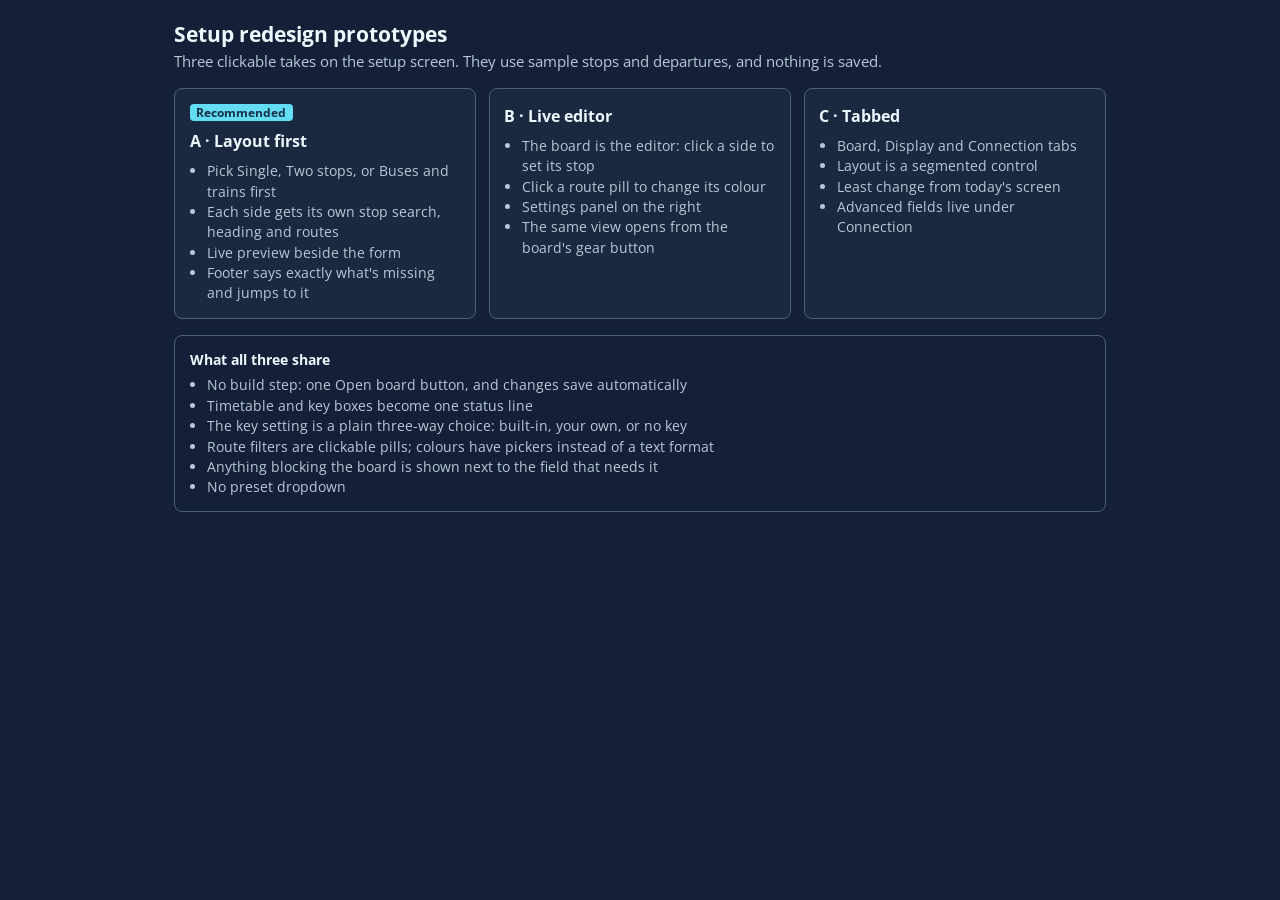
<file: prototypes/index.html>
<!doctype html>
<html lang="en">
<head>
  <meta charset="utf-8">
  <meta name="viewport" content="width=device-width, initial-scale=1">
  <title>Setup redesign prototypes</title>
  <link href="https://fonts.googleapis.com/css2?family=Open+Sans:wght@400;600;700;800&display=swap" rel="stylesheet">
  <link rel="stylesheet" href="proto.css">
  <style>
    .page { max-width: 960px; margin: 0 auto; padding: 1.2rem .9rem; display: grid; gap: 1rem; }
    h1 { font-size: 1.3rem; }
    .cards { display: grid; grid-template-columns: repeat(auto-fit, minmax(250px, 1fr)); gap: .8rem; }
    .card { border: 1px solid var(--border); border-radius: var(--radius); padding: .9rem; display: grid; gap: .5rem; align-content: start; color: var(--text); text-decoration: none; background: var(--surface); }
    .card:hover { border-color: var(--accent); }
    .card h2 { font-size: 1rem; }
    .card .tag { justify-self: start; font-size: .72rem; background: var(--accent); color: var(--accent-text); border-radius: 4px; padding: 0 .4rem; font-weight: 700; }
    .card ul { padding-left: 1.1rem; color: var(--muted); font-size: .85rem; }
    .shared { border: 1px solid var(--border); border-radius: var(--radius); padding: .8rem .9rem; font-size: .85rem; color: var(--muted); }
    .shared h2 { font-size: .9rem; color: var(--text); margin-bottom: .3rem; }
    .shared ul { padding-left: 1.1rem; }
  </style>
</head>
<body>
  <div class="page">
    <div>
      <h1>Setup redesign prototypes</h1>
      <p class="muted">Three clickable takes on the setup screen. They use sample stops and departures, and nothing is saved.</p>
    </div>
    <div class="cards">
      <a class="card" href="a-layout-first.html">
        <span class="tag">Recommended</span>
        <h2>A · Layout first</h2>
        <ul><li>Pick Single, Two stops, or Buses and trains first</li><li>Each side gets its own stop search, heading and routes</li><li>Live preview beside the form</li><li>Footer says exactly what's missing and jumps to it</li></ul>
      </a>
      <a class="card" href="b-live-editor.html">
        <h2>B · Live editor</h2>
        <ul><li>The board is the editor: click a side to set its stop</li><li>Click a route pill to change its colour</li><li>Settings panel on the right</li><li>The same view opens from the board's gear button</li></ul>
      </a>
      <a class="card" href="c-tabbed.html">
        <h2>C · Tabbed</h2>
        <ul><li>Board, Display and Connection tabs</li><li>Layout is a segmented control</li><li>Least change from today's screen</li><li>Advanced fields live under Connection</li></ul>
      </a>
    </div>
    <div class="shared">
      <h2>What all three share</h2>
      <ul>
        <li>No build step: one Open board button, and changes save automatically</li>
        <li>Timetable and key boxes become one status line</li>
        <li>The key setting is a plain three-way choice: built-in, your own, or no key</li>
        <li>Route filters are clickable pills; colours have pickers instead of a text format</li>
        <li>Anything blocking the board is shown next to the field that needs it</li>
        <li>No preset dropdown</li>
      </ul>
    </div>
  </div>
</body>
</html>
</file>
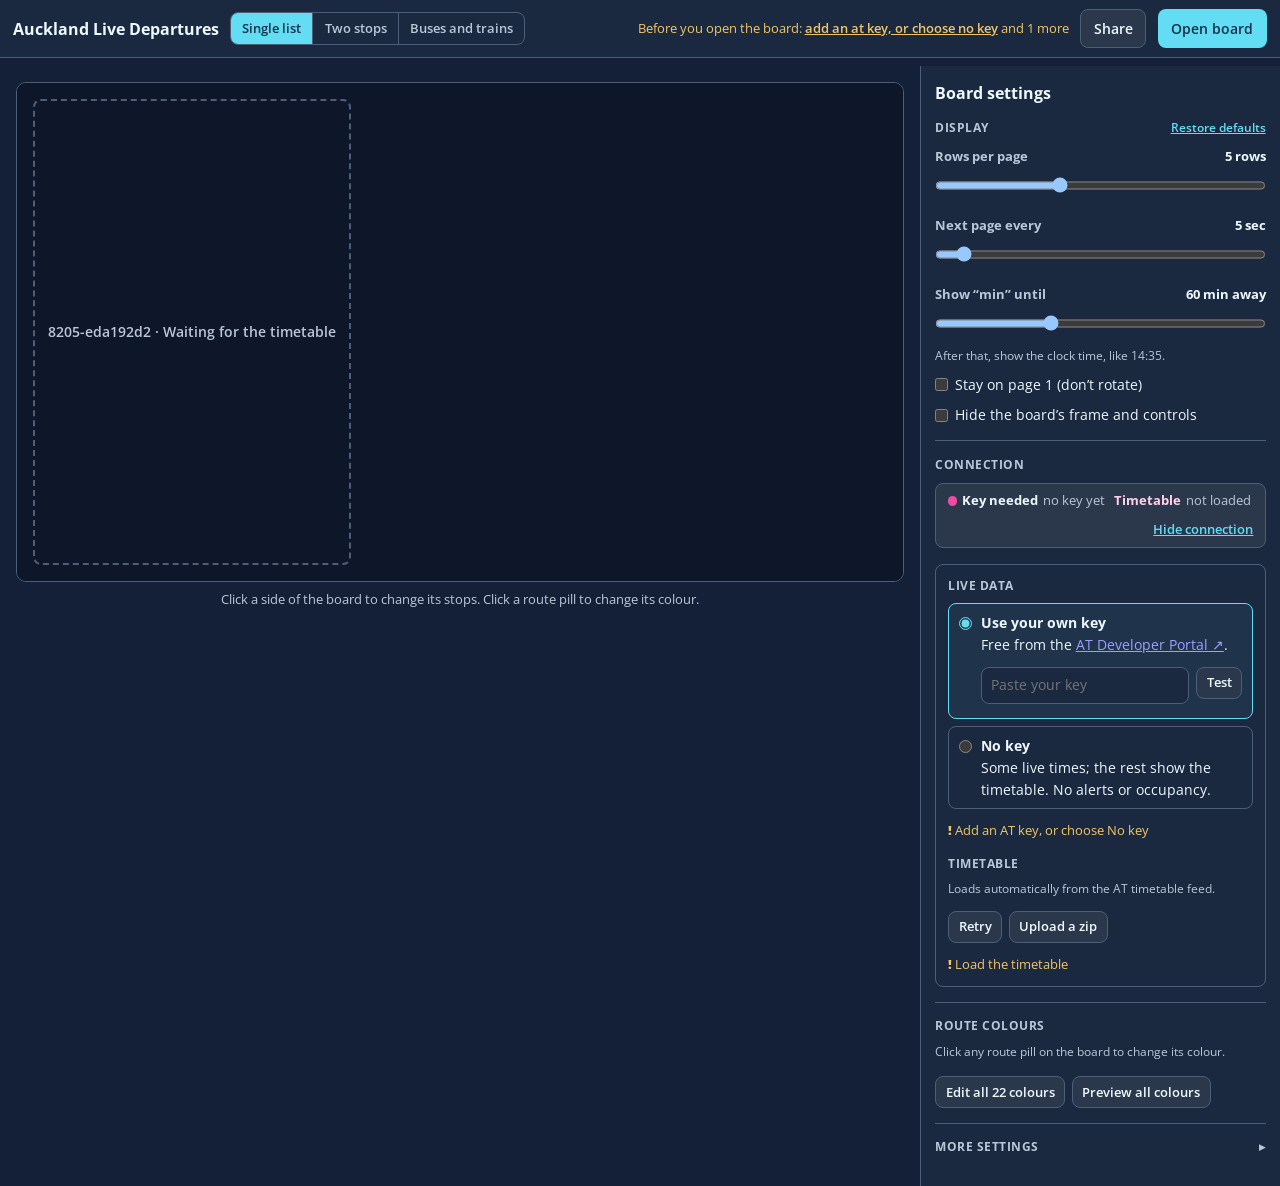
<file: index-live.html>
<!doctype html>
<html lang="en">
<head>
  <meta charset="utf-8">
  <meta name="viewport" content="width=device-width, initial-scale=1">
  <title>Auckland Live Departures</title>
  <link rel="preconnect" href="https://fonts.googleapis.com">
  <link rel="preconnect" href="https://fonts.gstatic.com" crossorigin>
  <link href="https://fonts.googleapis.com/css2?family=Open+Sans:wght@400;600;700;800&display=swap" rel="stylesheet">
  <style>
    :root {
      color-scheme: dark;
      --bg: #142038;
      --surface: #1b2940;
      --surface2: #2b384b;
      --surface3: #36465f;
      --border: #4c5f79;
      --text: #eef8ff;
      --muted: #b9c8d8;
      --accent: #62ddf4;
      --accent-strong: #3ed2f1;
      --accent-text: #163047;
      --good: #62ddf4;
      --warn: #f1c666;
      --bad: #ee4ca4;
      --radius: 8px;
      font-family: "Open Sans", "Segoe UI", sans-serif;
    }
    * { box-sizing: border-box; margin: 0; }
    html, body { min-height: 100vh; }
    body {
      background: var(--bg);
      color: var(--text);
      line-height: 1.5;
    }
    button {
      font: inherit;
      border: 1px solid transparent;
      border-radius: var(--radius);
      padding: .5rem .8rem;
      font-weight: 600;
      cursor: pointer;
      transition: opacity .15s, border-color .15s, background .15s;
    }
    button:hover { opacity: .88; }
    button:disabled { opacity: .4; cursor: not-allowed; }
    button.primary { background: var(--accent); color: var(--accent-text); border-color: transparent; }
    button.ghost { background: var(--surface2); color: var(--text); border-color: var(--border); }
    button.danger { background: transparent; color: #ffc8e4; border-color: var(--bad); }
    button.small { padding: .32rem .58rem; font-size: .82rem; }
    input, textarea, select {
      font: inherit;
      width: 100%;
      border: 1px solid var(--border);
      border-radius: var(--radius);
      background: var(--surface);
      color: var(--text);
      padding: .42rem .55rem;
    }
    input:focus, textarea:focus { outline: none; border-color: var(--accent); }
    textarea { min-height: 3.1rem; resize: vertical; }
    textarea[name="routeColors"] { min-height: 14rem; font-family: ui-monospace, SFMono-Regular, Menlo, Consolas, monospace; }

    /* Setup */
    .setup {
      max-width: 1180px;
      margin: 0 auto;
      padding: .75rem;
      font-size: .9rem;
    }
    .setup-header {
      margin-bottom: .45rem;
    }
    .setup-header h1 {
      font-size: 1.25rem;
      line-height: 1.15;
      margin-bottom: .15rem;
    }
    .setup-header p { color: var(--muted); font-size: .86rem; }
    .quick-actions {
      display: flex;
      gap: .4rem;
      margin: .45rem 0;
      flex-wrap: wrap;
    }
    .status-bar {
      padding: .42rem .55rem;
      color: var(--muted);
      font-size: .84rem;
      min-height: 1.9rem;
      border: 1px solid var(--border);
      border-radius: var(--radius);
      background: var(--surface2);
    }
    .status-bar.error { color: #ffd0e9; border-color: var(--bad); background: rgba(238, 76, 164, .12); }
    .setup-layout {
      display: block;
    }
    /* Advanced section */
    .adv-group { border: 1px solid var(--border); border-radius: var(--radius); padding: .55rem .65rem; display: grid; gap: .45rem; background: rgba(255,255,255,.015); }
    .adv-head { display: flex; justify-content: space-between; align-items: baseline; gap: .5rem; }
    .adv-group h3 { margin: 0; font-size: .9rem; font-weight: 700; color: var(--text); }
    .adv-count { font-size: .75rem; font-weight: 400; color: var(--muted); margin-left: .35rem; }
    .adv-grid { display: grid; grid-template-columns: repeat(auto-fit, minmax(170px, 1fr)); gap: .45rem; }
    .unit-input { display: flex; align-items: center; border: 1px solid var(--border); border-radius: 8px; background: var(--surface2, transparent); overflow: hidden; }
    .unit-input input { border: 0 !important; margin: 0 !important; min-width: 0; flex: 1; background: transparent; }
    .unit-input span { padding: 0 .6rem; font-size: .78rem; color: var(--muted); white-space: nowrap; }
    .unit-input:focus-within { border-color: var(--accent); }
    .checkbox-label.plain { font-weight: 400 !important; font-size: .9rem; }
    .adv-group .four-way-settings { padding-bottom: 0; border-bottom: 0; margin-bottom: 0; }
    .adv-details > summary { list-style: none; cursor: pointer; display: flex; align-items: baseline; gap: .6rem; }
    .adv-details > summary::-webkit-details-marker { display: none; }
    .adv-details > summary::before { content: "\25B6"; font-size: .65rem; color: var(--muted); transition: transform .2s; }
    .adv-details[open] > summary::before { transform: rotate(90deg); }
    .adv-details > summary .hint { margin: 0; }
    .adv-details-body { display: grid; gap: .45rem; margin-top: .45rem; }
    .adv-danger { display: flex; justify-content: space-between; align-items: center; gap: .8rem; border-color: rgba(255, 99, 132, .35); }
    .adv-danger .hint { margin-top: .1rem; }
    button.danger.confirming { background: #c0304a; color: #fff; }
    .adv-group textarea[name=routeColors] { min-height: 0; height: 7.2rem; resize: vertical; }
    /* Stop-level notices from AT take over the footer and scroll, like AT's own boards. */
    .board-footer.notice .legend,
    .board-footer.notice .mode-indicator { display: none; }
    .board-footer.notice .ticker { text-align: left; text-overflow: clip; font-weight: 700; }
    /* Soft fade where the message meets the clock (and as it enters), like AT's boards. */
    .board-footer.notice .ticker {
      -webkit-mask-image: linear-gradient(to right, transparent 0, #000 2rem, #000 calc(100% - 5rem), transparent 100%);
      mask-image: linear-gradient(to right, transparent 0, #000 2rem, #000 calc(100% - 5rem), transparent 100%);
    }
    .board-footer.notice-high { background: #e6007e; border-color: #ff4fb0; }
    .board-footer.notice-high .ticker,
    .board-footer.notice-high .clock { color: #fff; }
    .board-footer.notice-low { background: #f4f7fa; border-color: #ffffff; }
    .board-footer.notice-low .ticker,
    .board-footer.notice-low .clock { color: #142033; }
    .board-shell.frameless .board-footer.notice-high { background: #e6007e; }
    .board-shell.frameless .board-footer.notice-low { background: #f4f7fa; }
    .marquee { display: inline-block; padding-left: 100%; white-space: nowrap; animation: marquee linear infinite; will-change: transform; }
    @keyframes marquee { from { transform: translateX(0); } to { transform: translateX(-100%); } }
    @media (prefers-reduced-motion: reduce) {
      .marquee { animation: none; padding-left: 0; }
      .board-footer.notice .ticker { text-overflow: ellipsis; }
    }
    .debug-grid {
      display: flex;
      flex-wrap: wrap;
      gap: .35rem;
      margin: .45rem 0;
    }
    .debug-item {
      display: inline-flex;
      gap: .35rem;
      padding: .28rem .45rem;
      border: 1px solid var(--border);
      border-radius: var(--radius);
      background: var(--surface2);
      color: var(--muted);
      font-size: .78rem;
    }
    .debug-item strong { color: var(--text); font-weight: 800; text-align: right; }
    .note {
      border: 1px solid var(--border);
      border-radius: var(--radius);
      background: var(--surface2);
      color: var(--muted);
      font-size: .8rem;
      padding: .4rem .5rem;
    }
    .link-row {
      display: flex;
      gap: .5rem;
      flex-wrap: wrap;
      align-items: center;
    }
    .link-button {
      display: inline-flex;
      align-items: center;
      border: 1px solid var(--border);
      border-radius: var(--radius);
      padding: .32rem .58rem;
      color: var(--text);
      font-size: .82rem;
      font-weight: 600;
      text-decoration: none;
      background: var(--surface2);
    }
    .link-button:hover { border-color: var(--accent); color: var(--text); }
    .section {
      background: var(--surface);
      border: 1px solid var(--border);
      border-radius: var(--radius);
      margin-bottom: .45rem;
      overflow: hidden;
    }
    .section-header {
      padding: .36rem .5rem;
      font-weight: 600;
      cursor: pointer;
      display: flex;
      justify-content: space-between;
      align-items: center;
      user-select: none;
    }
    .section-header:hover { background: var(--surface2); }
    .section-header .arrow { transition: transform .2s; font-size: .8rem; color: var(--muted); }
    .section-header .arrow.open { transform: rotate(90deg); }
    .section-status { font-size: .75rem; font-weight: 400; color: var(--muted); margin-left: .45rem; }
    .section-body {
      padding: 0 .5rem .45rem;
      display: grid;
      gap: .42rem;
    }
    .section-body.hidden { display: none; }
    .field label {
      display: block;
      font-size: .8rem;
      color: var(--muted);
      margin-bottom: .25rem;
      font-weight: 400;
    }
    .hint {
      color: var(--muted);
      font-size: .78rem;
      line-height: 1.35;
      margin-top: .22rem;
    }
    .row { display: grid; grid-template-columns: 1fr 1fr; gap: .45rem; }
    .stop-results {
      max-height: 10rem;
      overflow-y: auto;
      display: grid;
      gap: .4rem;
    }
    .stop-item {
      display: flex;
      align-items: center;
      gap: .6rem;
      padding: .38rem .48rem;
      background: var(--surface2);
      border: 1px solid var(--border);
      border-radius: var(--radius);
      font-size: .85rem;
    }
    .stop-item .name { flex: 1; font-weight: 600; }
    .stop-item .id { color: var(--muted); font-size: .78rem; }
    .step {
      background: var(--surface);
      border: 1px solid var(--border);
      border-radius: var(--radius);
      padding: .55rem .65rem;
      margin-bottom: .45rem;
      display: grid;
      gap: .45rem;
    }
    .step h2 { font-size: .98rem; font-weight: 700; }
    .step-status { font-size: .75rem; font-weight: 400; color: var(--muted); margin-left: .4rem; }
    .ok { color: var(--good); }
    .chips { display: flex; flex-wrap: wrap; gap: .35rem; }
    .checkbox-label { display: inline-flex !important; align-items: center; gap: .5rem; cursor: pointer; color: var(--text) !important; font-weight: 700 !important; }
    .checkbox-label input { width: auto; margin: 0; }
    .dual-stop-settings { display: grid; grid-template-columns: repeat(2, minmax(0, 1fr)); gap: .65rem; }
    .dual-stop-settings input { margin-top: .4rem; }
    .chip {
      display: inline-flex;
      align-items: center;
      gap: .15rem;
      background: var(--surface2);
      border: 1px solid var(--border);
      border-radius: 999px;
      padding: .2rem .25rem .2rem .6rem;
      font-size: .82rem;
      font-weight: 600;
    }
    .chip .chip-id { color: var(--muted); font-weight: 400; font-size: .74rem; margin-left: .3rem; }
    .chip button { padding: 0 .45rem; background: transparent; border: none; color: var(--muted); font-size: .95rem; line-height: 1.3; }
    .chip button:hover { color: #ffd0e9; opacity: 1; }
    .cta-row { display: flex; flex-wrap: wrap; align-items: center; gap: .6rem; margin: .55rem 0; }
    .cta-row .primary { font-size: 1.02rem; padding: .62rem 1.2rem; }

    /* Connect strip (timetable + API key) */
    .connect { display: grid; grid-template-columns: 1fr 1fr; gap: .5rem; margin: .5rem 0; }
    .connect-pill {
      position: relative;
      overflow: hidden;
      border: 1px solid var(--border);
      border-radius: var(--radius);
      background: var(--surface2);
      padding: .5rem .6rem;
      display: grid;
      gap: .4rem;
      align-content: start;
    }
    .connect-pill.done { background: rgba(98, 221, 244, .08); border-color: rgba(98, 221, 244, .4); }
    .connect-pill.bad { background: rgba(238, 76, 164, .1); border-color: var(--bad); }
    .pill-head { display: flex; justify-content: space-between; align-items: center; gap: .5rem; }
    .pill-title { font-weight: 700; font-size: .86rem; }
    .pill-title .req {
      font-weight: 600; font-size: .64rem; text-transform: uppercase; letter-spacing: .04em;
      color: #ffd0e9; border: 1px solid rgba(238, 76, 164, .5); border-radius: 999px;
      padding: .02rem .34rem; margin-left: .35rem; vertical-align: middle;
    }
    .pill-state { font-size: .76rem; color: var(--muted); white-space: nowrap; }
    .pill-state.ok { color: var(--good); font-weight: 700; }
    .pill-state.bad { color: #ffd0e9; font-weight: 700; }
    .pill-sub { font-size: .75rem; color: var(--muted); }
    .pill-sub a { color: var(--accent); }
    .pill-actions { display: flex; gap: .4rem; align-items: center; }
    .pill-actions input[name=subscriptionKey] { flex: 1; }
    .pill-actions .link-button, .pill-actions button { flex: none; }
    .timetable-loader {
      position: absolute;
      inset: 0;
      z-index: 2;
      display: grid;
      place-content: center;
      gap: .55rem;
      text-align: center;
      background: linear-gradient(110deg, rgba(24, 33, 48, .96), rgba(31, 47, 64, .96));
      color: var(--text);
    }
    .loader-track {
      position: relative;
      width: min(15rem, 70vw);
      height: 2.2rem;
      overflow: hidden;
    }
    .loader-track::after {
      content: "";
      position: absolute;
      left: 0;
      right: 0;
      bottom: .28rem;
      height: 2px;
      background: repeating-linear-gradient(90deg, rgba(98,221,244,.25) 0 12px, transparent 12px 20px);
    }
    .loader-bus {
      position: absolute;
      left: 0;
      bottom: .42rem;
      width: 3.3rem;
      height: 1.45rem;
      border-radius: .45rem .55rem .25rem .25rem;
      background: linear-gradient(180deg, #73e8fa, #36bdd8);
      box-shadow: 0 0 18px rgba(98,221,244,.35);
      animation: timetable-trip 2.4s ease-in-out infinite;
    }
    .loader-bus::before {
      content: "";
      position: absolute;
      inset: .25rem .32rem .55rem;
      border-radius: .15rem;
      background: repeating-linear-gradient(90deg, #20324a 0 .58rem, transparent .58rem .72rem);
    }
    .loader-bus::after {
      content: "";
      position: absolute;
      left: .45rem;
      right: .45rem;
      bottom: -.2rem;
      height: .42rem;
      background: radial-gradient(circle at .2rem .2rem, #101824 0 .2rem, transparent .21rem), radial-gradient(circle at calc(100% - .2rem) .2rem, #101824 0 .2rem, transparent .21rem);
    }
    .loader-copy { font-size: .8rem; font-weight: 700; letter-spacing: .02em; }
    .loader-copy span::after { content: ""; animation: loading-dots 1.4s steps(4, end) infinite; }
    @keyframes timetable-trip {
      0% { transform: translateX(-3.5rem); opacity: 0; }
      15%, 85% { opacity: 1; }
      100% { transform: translateX(15rem); opacity: 0; }
    }
    @keyframes loading-dots {
      0% { content: ""; }
      25% { content: "."; }
      50% { content: ".."; }
      75%, 100% { content: "..."; }
    }
    @media (prefers-reduced-motion: reduce) {
      .loader-bus { animation: none; left: calc(50% - 1.65rem); }
      .loader-copy span::after { animation: none; content: "..."; }
    }
    input.key-bad { border-color: var(--bad); }
    .mode-explainer {
      display: flex;
      align-items: flex-start;
      gap: .55rem;
      margin: -.05rem 0 .55rem;
      padding: .55rem .65rem;
      border: 1px solid var(--border);
      border-radius: var(--radius);
      background: var(--surface2);
      color: var(--muted);
      font-size: .78rem;
      line-height: 1.35;
    }
    .mode-explainer strong { color: var(--text); white-space: nowrap; }
    .preset-bar {
      display: grid;
      grid-template-columns: auto minmax(10rem, 14rem) minmax(0, 1fr);
      align-items: center;
      gap: .55rem;
      margin: 0 0 .55rem;
      padding: .5rem .65rem;
      border: 1px solid var(--border);
      border-radius: var(--radius);
      background: var(--surface);
    }
    .preset-bar label { font-size: .82rem; font-weight: 700; color: var(--text); }
    .preset-bar select { padding: .42rem .55rem; }
    .preset-summary { min-width: 0; color: var(--muted); font-size: .75rem; line-height: 1.3; }
    .mode-dot {
      width: .62rem;
      height: .62rem;
      margin-top: .22rem;
      border-radius: 999px;
      background: var(--muted);
      flex: none;
    }
    .mode-dot.full { background: var(--good); }
    .mode-dot.limited { background: var(--warn); }
    .mode-dot.degraded, .mode-dot.scheduled { background: var(--bad); }
    button.linkish {
      background: none; border: none; padding: 0; color: var(--accent);
      font-size: inherit; font-weight: 600; text-decoration: underline; cursor: pointer;
    }
    button.linkish:hover { opacity: .85; }

    /* Focused step + stop result meta + inline preview */
    .step.focus { border-color: rgba(98, 221, 244, .45); box-shadow: inset 0 0 0 1px rgba(98, 221, 244, .12); }
    .stop-item .name { flex: 1; font-weight: 600; display: flex; flex-direction: column; }
    .stop-item .name .meta { font-weight: 400; color: var(--muted); font-size: .72rem; }
    .preview { border: 1px dashed var(--border); border-radius: var(--radius); padding: .45rem .55rem; display: grid; gap: .35rem; background: var(--surface); }
    .preview-title { font-size: .7rem; color: var(--muted); text-transform: uppercase; letter-spacing: .05em; }
    .preview-row { display: grid; grid-template-columns: auto 1fr auto; align-items: center; gap: .55rem; font-size: .92rem; }
    .preview-row .pv-pill {
      display: inline-flex; justify-content: center; align-items: center;
      min-width: 2.7rem; height: 1.55rem; padding: 0 .42rem; border-radius: 6px;
      background: linear-gradient(180deg, #73e8fa 0%, #57d9f2 100%);
      color: var(--accent-text); font-weight: 700; font-size: .85rem;
    }
    .preview-row .pv-due { font-weight: 700; white-space: nowrap; }
    .preview-empty { font-size: .78rem; color: var(--muted); }
    @media (max-width: 700px) {
      .connect { grid-template-columns: 1fr; }
      .preset-bar { grid-template-columns: 1fr; }
    }

    /* Board */
    .board {
      min-height: 100vh;
      padding: 1.25rem;
      display: flex;
      flex-direction: column;
      position: relative;
    }
    .board.frameless {
      padding: 0;
    }
    .chrome-toggle {
      position: absolute;
      top: .2rem;
      right: .25rem;
      z-index: 20;
      min-width: 1.6rem;
      min-height: 1.6rem;
      padding: 0;
      border-radius: 999px;
      background: rgba(43, 56, 75, .9);
      border-color: rgba(185, 200, 216, .28);
      color: #d9ecf7;
      font-size: .72rem;
      line-height: 1;
    }
    .chrome-toggle:hover {
      background: rgba(54, 70, 95, .95);
      border-color: rgba(98, 221, 244, .45);
    }
    .board.frameless .chrome-toggle {
      top: .18rem;
      right: .18rem;
      opacity: .1;
      background: transparent;
      border-color: transparent;
      color: #f0fbff;
    }
    .board.frameless .chrome-toggle:hover {
      opacity: .45;
      background: rgba(43, 56, 75, .55);
      border-color: rgba(185, 200, 216, .18);
    }
    .board-shell {
      flex: 1;
      background: var(--surface2);
      border: 1px solid #41516a;
      border-radius: var(--radius);
      display: flex;
      flex-direction: column;
      min-height: 0;
      gap: .6rem;
      padding: .7rem;
      box-shadow: inset 0 0 0 1px rgba(255,255,255,.03);
    }
    .board-shell.frameless {
      background: transparent;
      border-color: transparent;
      box-shadow: none;
      padding: 0;
      gap: 0;
    }
    .board-header {
      display: flex;
      justify-content: space-between;
      align-items: flex-start;
      padding: .2rem .2rem .1rem;
    }
    .board-header h1 {
      font-size: clamp(1.6rem, 3.5vw, 3rem);
      line-height: 1.1;
      font-weight: 700;
    }
    .board-header .sub { color: var(--muted); font-size: .9rem; }
    .board-meta {
      text-align: right;
      font-size: .9rem;
      color: #d9ecf7;
      display: flex;
      flex-direction: column;
      gap: .3rem;
      align-items: flex-end;
      width: 100%;
    }
    .board-meta-top {
      display: flex;
      align-items: center;
      justify-content: flex-end;
      gap: .7rem;
      width: 100%;
    }
    .share-dialog {
      margin: auto;
      width: min(36rem, calc(100vw - 2rem));
      padding: 1.4rem;
      border: 1px solid var(--border);
      border-radius: var(--radius);
      background: var(--surface);
      color: var(--text);
      box-shadow: 0 1rem 4rem #0008;
    }
    .share-dialog::backdrop { background: #0009; }
    .shared-board-notice { color: var(--accent); font-size: .9rem; margin: .5rem 0; }
    .share-dialog p { margin: .7rem 0; }
    .share-dialog input { width: 100%; margin-top: .35rem; }
    .share-dialog-actions { display: flex; gap: .5rem; margin-top: 1rem; }
    .board-controls {
      display: flex;
      gap: .3rem;
      flex-wrap: wrap;
      justify-content: flex-end;
    }
    .board-shell.frameless .board-header {
      display: none;
    }
    .board-shell.frameless .board-controls {
      display: none;
    }
    .board-shell.frameless .board-meta-top {
      display: none;
    }
    .board-shell.frameless .alert-banner {
      display: none;
    }
    .board-body {
      flex: 1;
      min-height: 0;
      display: flex;
      flex-direction: column;
    }
    /* Scale every dual-board column from the same unit as the CSS viewport narrows at page zoom. */
    .dual-mode { --dual-unit: clamp(.625rem, 1.25vw, 1rem); }
    .dual-mode.board:not(.frameless) { padding: calc(.5 * var(--dual-unit)); }
    .dual-mode .board-shell:not(.frameless) { padding: calc(.4 * var(--dual-unit)); gap: calc(.35 * var(--dual-unit)); }
    /* Dual mode: the top bar is controls only. Status lives in the footer pill and page
       numbers in each column header, so the meta line would just repeat them. */
    .dual-mode .board-header { padding: 0; }
    .dual-mode .board-meta { flex-direction: row; justify-content: flex-end; gap: 0; }
    .dual-mode .board-meta-top { display: none; }
    .dual-mode .board-controls { margin-right: 2rem; } /* clear the corner frame toggle */
    .dual-mode .board-controls button { padding: calc(.18 * var(--dual-unit)) calc(.55 * var(--dual-unit)); font-size: calc(.78 * var(--dual-unit)); line-height: 1.2; }
    .dual-mode .alert-banner { padding: calc(.3 * var(--dual-unit)) calc(.7 * var(--dual-unit)); font-size: calc(.85 * var(--dual-unit)); }
    .dual-bands {
      flex: 1;
      min-height: 0;
      display: grid;
      grid-template-columns: repeat(2, minmax(0, 1fr));
      gap: calc(.7 * var(--dual-unit, 1rem));
    }
    .dual-band {
      min-width: 0;
      min-height: 0;
      display: flex;
      flex-direction: column;
      overflow: hidden;
      border: 1px solid rgba(185, 200, 216, .3);
      border-radius: var(--radius);
      background: var(--surface);
    }
    .four-way-band > .dual-band-header { flex-shrink: 0; }
    .four-way-band > .dep-table { flex: var(--section-rows) 1 0; }
    .four-way-band > .train-table { grid-template-rows: minmax(0, 1fr); }
    .train-station-strip {
      flex: 0 0 auto;
      display: flex;
      justify-content: space-between;
      gap: .5rem;
      padding: .12rem calc(.6 * var(--dual-unit));
      font-size: calc(.75 * var(--dual-unit));
      line-height: 1.2;
      color: #d9ecf7;
      background: rgba(98, 221, 244, .1);
      border-top: 1px solid rgba(185, 200, 216, .35);
      overflow: hidden;
      white-space: nowrap;
    }
    .train-station-strip span { color: var(--muted); }
    .placeholder-row { color: var(--muted); font-size: calc(1 * var(--dual-unit)); }
    .placeholder-row > span { grid-column: 1 / -1; }
    .four-way-settings { padding-bottom: .8rem; border-bottom: 1px solid rgba(185, 200, 216, .2); margin-bottom: .8rem; }
    .dual-band-header {
      display: flex;
      align-items: center;
      justify-content: space-between;
      gap: calc(.6 * var(--dual-unit));
      padding: calc(.28 * var(--dual-unit)) calc(.7 * var(--dual-unit));
      background: rgba(98, 221, 244, .12);
      border-bottom: 1px solid rgba(98, 221, 244, .25);
    }
    .dual-band:nth-child(2) .dual-band-header { background: rgba(241, 198, 102, .1); border-color: rgba(241, 198, 102, .25); }
    /* Direction and stop number share one line. */
    .dual-band-header > div { min-width: 0; display: flex; align-items: baseline; gap: calc(.6 * var(--dual-unit)); }
    .dual-direction { display: block; min-width: 0; overflow: hidden; white-space: nowrap; text-overflow: ellipsis; font-size: calc(1.6 * var(--dual-unit)); font-weight: 800; line-height: 1.15; padding-bottom: .15em; margin-bottom: -.15em; } /* room for descenders (y, g) under overflow:hidden without changing layout */
    .dual-stop-code { display: block; flex: none; color: var(--muted); font-size: calc(.85 * var(--dual-unit)); white-space: nowrap; }
    .dual-page { color: var(--muted); font-size: calc(1 * var(--dual-unit)); font-weight: 700; white-space: nowrap; }
    .dual-mode .dual-band .dep-table { border-radius: 0; }
    .dual-mode .dual-band .dep-head,
    .dual-mode .dual-band .dep-row {
      grid-template-columns: calc(8 * var(--dual-unit)) minmax(0, 1fr) calc(4.5 * var(--dual-unit)) calc(7.25 * var(--dual-unit));
      column-gap: calc(.25 * var(--dual-unit));
    }
    .dual-mode .dual-band .dep-row { padding: calc(.45 * var(--dual-unit)) calc(.6 * var(--dual-unit)); }
    .dual-mode .dual-band .dep-head { padding: calc(.12 * var(--dual-unit)) calc(.6 * var(--dual-unit)); font-size: calc(.8 * var(--dual-unit)); line-height: 1.2; }
    .dual-mode .dual-band .route-pill {
      width: calc(6.65 * var(--dual-unit));
      height: calc(2.85 * var(--dual-unit));
      padding: 0 calc(.45 * var(--dual-unit));
      border-radius: calc(.5 * var(--dual-unit));
      font-size: calc(1.95 * var(--dual-unit));
    }
    .dual-mode .dual-band .dest-cell strong {
      width: 100%;
      min-width: 0;
      font-size: calc(1.95 * var(--dual-unit));
      line-height: 1.05;
      max-height: 2.1em;
      overflow: hidden;
      overflow-wrap: anywhere;
    }
    .dual-mode .dual-band .occ-cell { gap: calc(.22 * var(--dual-unit)); }
    .dual-mode .dual-band .occ-cell svg { width: calc(.62 * var(--dual-unit)); height: calc(1.8 * var(--dual-unit)); }
    .dual-mode .dual-band .badge.cancelled { padding: calc(.2 * var(--dual-unit)) calc(.3 * var(--dual-unit)); font-size: calc(.75 * var(--dual-unit)); }
    .dual-mode .dual-band .due-cell { font-size: calc(2.4 * var(--dual-unit)); }
    .dual-mode .board-footer { gap: calc(.75 * var(--dual-unit)); padding: calc(.5 * var(--dual-unit)) calc(.85 * var(--dual-unit)); }
    .dual-mode .board-footer .legend { gap: calc(.5 * var(--dual-unit)); font-size: calc(1.1 * var(--dual-unit)); }
    .dual-mode .board-footer .ticker { font-size: calc(1.1 * var(--dual-unit)); }
    .dual-mode .board-footer .mode-indicator { font-size: calc(.9 * var(--dual-unit)); padding: calc(.18 * var(--dual-unit)) calc(.6 * var(--dual-unit)); }
    .dual-mode .board-footer .clock { font-size: calc(1.6 * var(--dual-unit)); }
    @media (max-width: 800px) and (orientation: landscape) {
      .dual-mode .dual-band .dep-head,
      .dual-mode .dual-band .dep-row {
        grid-template-columns: calc(8 * var(--dual-unit)) minmax(0, 1fr) calc(7.25 * var(--dual-unit));
      }
      .dual-mode .dual-band .dep-head > div:nth-child(3),
      .dual-mode .dual-band .dep-row > div:nth-child(3) { display: none; }
      /* The Cancelled badge lives in that hidden column, so repeat it above the time. */
      .dual-mode .dual-band .badge.due-badge { display: block; width: fit-content; margin: 0 0 calc(.2 * var(--dual-unit)) auto; padding: calc(.15 * var(--dual-unit)) calc(.3 * var(--dual-unit)); font-size: calc(.75 * var(--dual-unit)); line-height: 1.2; }
    }
    .board.frameless.dual-mode .dual-bands { gap: 0; }
    .board.frameless.dual-mode .dual-band { border-radius: 0; border-top: 0; border-bottom: 0; }
    .alert-banner {
      padding: .6rem .8rem;
      border-radius: var(--radius);
      font-size: .9rem;
      border: 1px solid;
    }
    .alert-banner.warn { background: rgba(241, 198, 102, .12); border-color: rgba(241, 198, 102, .4); color: #ffe2a2; }
    .alert-banner.bad { background: rgba(238, 76, 164, .14); border-color: rgba(238, 76, 164, .4); color: #ffd0e9; }
    .dep-table {
      width: 100%;
      flex: 1;
      min-height: 0;
      background: var(--surface);
      border-radius: var(--radius);
      overflow: hidden;
      display: grid;
      grid-template-rows: auto minmax(0, 1fr);
    }
    .board.frameless .dep-table,
    .board.frameless .empty-state {
      border-radius: 0;
    }
    .dep-head,
    .dep-row {
      display: grid;
      grid-template-columns: 8.75rem minmax(0, 1fr) 8.75rem clamp(9rem, 10vw, 10rem);
      align-items: center;
    }
    .dep-head {
      padding: .32rem .9rem .28rem;
      font-size: clamp(.88rem, .95vw, .98rem);
      font-weight: 700;
      color: #f0fbff;
      background: rgba(255,255,255,.03);
    }
    .dep-head > div:last-child,
    .dep-row > div:last-child {
      text-align: right;
    }
    .dep-head > div:nth-child(3),
    .dep-row > div:nth-child(3) {
      text-align: center;
    }
    .dep-rows {
      min-height: 0;
      display: grid;
      grid-template-rows: repeat(var(--row-count, 1), minmax(0, 1fr));
    }
    .dep-row {
      padding: .5rem .9rem;
      border-top: 1px solid rgba(185, 200, 216, .18);
      min-height: 0;
    }
    .dep-row > div,
    .dep-head > div {
      min-width: 0;
    }
    .route-pill {
      display: inline-flex;
      justify-content: center;
      align-items: center;
      width: 6.65rem;
      height: 2.85rem;
      padding: 0 .45rem;
      border-radius: 8px;
      font-weight: 700;
      font-size: 1.95rem;
      line-height: 1;
      letter-spacing: 0;
      background: linear-gradient(180deg, #73e8fa 0%, #57d9f2 100%);
      color: var(--accent-text);
      border: 1px solid rgba(255,255,255,.22);
      box-shadow: inset 0 0 0 1px rgba(255,255,255,.18);
      white-space: nowrap;
      overflow: hidden;
      text-overflow: ellipsis;
    }
    .route-pill.outline {
      background: transparent;
      color: var(--text);
      border: 2px solid rgba(222, 236, 248, .75);
      box-shadow: none;
    }
    .dest-cell strong {
      display: block;
      font-size: 1.95rem;
      font-weight: 700;
      line-height: 1;
    }
    .dest-cell {
      min-height: 100%;
      display: flex;
      align-items: center;
    }
    .badge {
      display: inline-block;
      padding: .28rem .72rem;
      border-radius: 8px;
      font-weight: 600;
      font-size: .84rem;
    }
    .badge.cancelled { color: #fff3fb; background: var(--bad); border: 1px solid transparent; font-size: 1.05rem; font-weight: 700; padding: .3rem .85rem; }
    .occ-cell {
      display: flex;
      align-items: flex-end;
      justify-content: center;
      gap: .22rem;
      color: rgba(222, 236, 248, .9);
    }
    .occ-cell svg { display: block; fill: currentColor; width: 0.62rem; height: 1.8rem; }
    .occ-cell .dim { color: rgba(185, 200, 216, .38); }
    .due-badge { display: none; }
    .due-cell {
      text-align: right;
      font-size: clamp(1.9rem, 2.8vw, 3rem);
      font-weight: 700;
      font-variant-numeric: tabular-nums;
      font-feature-settings: "tnum" 1;
      color: #f0fbff;
      white-space: nowrap;
      line-height: 1;
    }
    .empty-state {
      flex: 1;
      display: grid;
      place-content: center;
      text-align: center;
      min-height: 12rem;
      color: var(--muted);
      background: var(--surface);
      border-radius: var(--radius);
    }
    .board-footer {
      display: flex;
      align-items: center;
      gap: .75rem;
      background: rgba(98, 221, 244, .08);
      border-radius: var(--radius);
      /* One slim line: everything here is secondary to the departures above. */
      padding: .5rem .85rem;
      line-height: 1.2;
      min-height: 0;
      overflow: hidden;
      border: 1px solid rgba(98, 221, 244, .18);
    }
    .board-shell.frameless .board-footer {
      border-left-color: transparent;
      border-right-color: transparent;
      border-bottom-color: transparent;
      border-radius: 0;
      padding-left: .5rem;
      padding-right: .5rem;
      background: transparent;
    }
    .legend {
      display: flex;
      align-items: center;
      gap: .55rem;
      white-space: nowrap;
      color: #e9fbff;
      font-size: clamp(.95rem, 1.15vw, 1.2rem);
      font-weight: 600;
    }
    .legend-swatch {
      width: 1em;
      height: 1em;
      border-radius: .28em;
      background: linear-gradient(180deg, #73e8fa 0%, #57d9f2 100%);
      flex: none;
    }
    .ticker {
      flex: 1;
      overflow: hidden;
      white-space: nowrap;
      text-overflow: ellipsis;
      color: #ffe2a2;
      font-size: clamp(.95rem, 1.15vw, 1.15rem);
      font-weight: 600;
      text-align: center;
    }
    .mode-indicator {
      display: inline-flex;
      align-items: center;
      gap: .42rem;
      flex: none;
      max-width: 42%;
      padding: .2rem .6rem;
      border: 1px solid rgba(185, 200, 216, .28);
      border-radius: 999px;
      color: #e9fbff;
      background: rgba(185, 200, 216, .08);
      font-size: clamp(.78rem, .95vw, .98rem);
      font-weight: 700;
      white-space: nowrap;
      overflow: hidden;
      text-overflow: ellipsis;
    }
    .mode-indicator.full { border-color: rgba(91, 214, 143, .45); background: rgba(91, 214, 143, .12); }
    .mode-indicator.limited { border-color: rgba(241, 198, 102, .5); background: rgba(241, 198, 102, .12); color: #ffe2a2; }
    .mode-indicator.degraded,
    .mode-indicator.scheduled { border-color: rgba(238, 76, 164, .45); background: rgba(238, 76, 164, .12); color: #ffd0e9; }
    .mode-indicator .mode-dot { margin-top: 0; }
    .ambient-status {
      display: none;
      width: .68rem;
      height: .68rem;
      border-radius: 999px;
      flex: none;
      opacity: .88;
    }
    .ambient-status.good { background: var(--good); box-shadow: 0 0 .72rem rgba(91, 214, 143, .72); }
    .ambient-status.warn { background: var(--warn); box-shadow: 0 0 .72rem rgba(241, 198, 102, .68); }
    .ambient-status.bad { background: var(--bad); box-shadow: 0 0 .72rem rgba(238, 76, 164, .68); }
    .board-shell.frameless .mode-indicator { display: none; }
    .clock {
      font-weight: 700;
      /* A reference clock, not a headline: sized just above the ticker text. */
      font-size: clamp(1.2rem, 1.5vw, 1.75rem);
      font-variant-numeric: tabular-nums;
      white-space: nowrap;
      padding: 0;
      background: transparent;
      border-radius: var(--radius);
      color: #f1fbff;
    }
    @media (max-width: 700px) and (orientation: portrait) {
      .setup { padding: .5rem; }
      .dual-stop-settings { grid-template-columns: 1fr; }
      .board { padding: .5rem; }
      .board-header { flex-direction: column; gap: .5rem; }
      .board-meta { text-align: left; align-items: flex-start; }
      .board-meta-top { justify-content: space-between; }
      .board-controls { justify-content: flex-start; }
      .row { grid-template-columns: 1fr; }
      .dep-head { display: none; }
      .dep-table, .dep-rows, .dep-row { display: block; width: 100%; }
      .dep-row { padding: .6rem 0; border-top: 1px solid rgba(185, 200, 216, .18); }
      .dep-row > div { padding: .3rem .8rem; text-align: left !important; }
      .dep-head,
      .dep-row {
        grid-template-columns: 1fr;
      }
      .route-pill { width: 5.7rem; height: 3rem; font-size: 1.7rem; }
      .dest-cell { min-height: auto; }
      .dest-cell strong { font-size: 1.7rem; }
      .due-cell { font-size: clamp(1.6rem, 9vw, 2.7rem); }
      .due-cell { text-align: left; }
      .board-footer { flex-wrap: wrap; gap: .25rem .6rem; padding: .3rem .6rem; }
      .board-footer .ticker:empty { display: none; }
      .mode-indicator { max-width: 100%; order: 3; }
      .dual-bands { grid-template-columns: 1fr; overflow-y: auto; }
      .dual-mode .dual-band .dep-table,
      .dual-mode .dual-band .dep-rows,
      .dual-mode .dual-band .dep-row { display: block; }
    }

    /* Setup (layout first) */
    .su { padding-bottom: 6rem; display: grid; gap: .7rem; }
    .su-header h1 { font-size: 1.3rem; line-height: 1.15; }
    .su-header p { color: var(--muted); }
    .su-grid { display: grid; grid-template-columns: minmax(0, 1fr) 360px; gap: 1.1rem; align-items: start; }
    .su-form { display: grid; gap: .9rem; min-width: 0; }
    .su-section { border: 1px solid var(--border); border-radius: var(--radius); padding: .8rem .9rem; background: rgba(255,255,255,.015); display: grid; gap: .65rem; min-width: 0; }
    .su-section > h2, .su-section > summary h2 { font-size: .98rem; display: flex; gap: .5rem; align-items: center; }
    .su-section > h2 small { margin-left: auto; color: var(--muted); font-weight: 400; font-size: .8rem; }
    .su-n { display: inline-grid; place-items: center; width: 1.4rem; height: 1.4rem; border-radius: 50%; background: var(--surface3); font-size: .75rem; flex: none; }
    .su-n.done { background: var(--accent); color: var(--accent-text); }
    .su-label { display: block; font-size: .8rem; font-weight: 700; color: var(--muted); margin-bottom: .25rem; }
    .su-label output { float: right; color: var(--text); }
    .su-label .muted, .su .muted { color: var(--muted); font-weight: 400; }
    .su .linkish { background: none; border: 0; padding: 0; color: var(--accent); font-weight: 600; text-decoration: underline; text-underline-offset: 2px; }

    .su-status { display: flex; align-items: center; gap: .9rem; flex-wrap: wrap; padding: .45rem .7rem; border: 1px solid var(--border); border-radius: var(--radius); background: var(--surface2); font-size: .84rem; }
    .su-status .item { display: inline-flex; align-items: center; gap: .3rem; color: var(--muted); }
    .su-status .item b { color: var(--text); }
    .su-status .item.bad b { color: #ffd0e9; }
    .su-spacer { flex: 1; }
    .su-dot { width: .6rem; height: .6rem; border-radius: 50%; background: var(--accent); flex: none; }
    .su-dot.limited, .su-dot.degraded { background: var(--warn); }
    .su-dot.needed { background: var(--bad); }
    .su-connect { margin-top: .5rem; padding: .75rem; border: 1px solid var(--border); border-radius: var(--radius); background: var(--surface); display: grid; gap: .9rem; }
    .su-connect[hidden] { display: none; }
    .su-connect-group { display: grid; gap: .45rem; }
    .su-connect h3 { font-size: .78rem; text-transform: uppercase; letter-spacing: .04em; color: var(--muted); }
    .su-radio { display: flex; gap: .55rem; align-items: flex-start; padding: .5rem .6rem; border: 1px solid var(--border); border-radius: var(--radius); cursor: pointer; }
    .su-radio input { width: auto; margin-top: .3rem; accent-color: var(--accent); }
    .su-radio:has(input:checked) { border-color: var(--accent); background: rgba(98,221,244,.06); }
    .su-radio > span { flex: 1; min-width: 0; }
    .su-inline { display: flex; gap: .45rem; align-items: center; flex-wrap: wrap; margin-top: .4rem; }
    .su-inline input { flex: 1; min-width: 10rem; }
    .su-ok { color: var(--accent); font-weight: 600; font-size: .82rem; }
    .su-bad { color: #ffd0e9; font-weight: 600; font-size: .82rem; }

    .su-layouts { display: grid; grid-template-columns: repeat(3, minmax(0, 1fr)); gap: .6rem; }
    .su-layout { background: var(--surface); border: 2px solid var(--border); color: var(--text); font-weight: 400; text-align: left; display: grid; gap: .45rem; padding: .55rem; }
    .su-layout[aria-checked=true] { border-color: var(--accent); background: rgba(98,221,244,.08); }
    .su-layout strong { display: block; font-size: .9rem; }
    .su-desc { display: block; font-size: .76rem; color: var(--muted); line-height: 1.35; }
    .su-thumb { height: 3.4rem; border-radius: 4px; background: #0d1729; display: grid; gap: 3px; padding: 4px; }
    .su-thumb.dual, .su-thumb.fourway { grid-template-columns: 1fr 1fr; }
    .su-thumb i { display: block; background: var(--surface3); border-radius: 2px; }
    .su-thumb span { display: grid; gap: 3px; grid-template-rows: 1fr .45fr; }
    .su-thumb i.t { background: var(--accent); opacity: .55; }

    .su-slots { display: grid; grid-template-columns: repeat(2, minmax(0, 1fr)); gap: .8rem; }
    .su-station { grid-column: 1 / -1; }
    .su-slot { background: var(--surface); border: 1px solid var(--border); border-radius: var(--radius); padding: .65rem; display: grid; gap: .55rem; align-content: start; min-width: 0; }
    .su-slot.blocked { border-color: var(--warn); }
    .su-slot h3 { font-size: .78rem; text-transform: uppercase; letter-spacing: .04em; color: var(--muted); }
    .su-train { border-top: 1px dashed var(--border); padding-top: .55rem; }
    .su-picker { position: relative; }
    .su-results { position: absolute; left: 0; right: 0; top: calc(100% + 2px); z-index: 20; background: var(--surface); border: 1px solid var(--border); border-radius: var(--radius); max-height: 16rem; overflow-y: auto; box-shadow: 0 8px 24px rgba(0,0,0,.4); }
    .su-results button { display: flex; width: 100%; gap: .5rem; align-items: baseline; text-align: left; background: none; border: 0; border-radius: 0; padding: .45rem .6rem; color: var(--text); font-weight: 400; }
    .su-results button:hover, .su-results button.active { background: var(--surface3); opacity: 1; }
    .su-empty { padding: .5rem .6rem; color: var(--muted); font-size: .82rem; }
    .su-code { margin-left: auto; color: var(--muted); font-size: .75rem; white-space: nowrap; }
    .su-picked { display: flex; align-items: center; gap: .5rem; padding: .4rem .55rem; border: 1px solid var(--accent); border-radius: var(--radius); background: rgba(98,221,244,.08); }
    .su-picked-name { font-weight: 700; flex: 1; min-width: 0; overflow-wrap: anywhere; }
    .su-blocker { color: var(--warn); font-size: .8rem; margin-top: .3rem; }
    .su-blocker::before { content: "! "; font-weight: 800; }
    .su-chips { display: flex; flex-wrap: wrap; gap: .3rem; }
    .su-chip { border-radius: 4px; padding: .12rem .5rem; font-weight: 800; font-size: .8rem; background: var(--accent); color: var(--accent-text); border: 2px solid transparent; }
    .su-chip.off { opacity: .3; filter: grayscale(.6); }
    .su-routes { border-top: 1px solid var(--border); padding-top: .6rem; }

    .su-look { display: grid; grid-template-columns: repeat(auto-fit, minmax(190px, 1fr)); gap: .8rem; }
    .su-look input[type=range] { padding: 0; border: 0; background: none; accent-color: var(--accent); }
    .su-check { display: inline-flex; gap: .4rem; align-items: center; }
    .su-check input { width: auto; }
    .su-more { border-top: 1px solid var(--border); padding-top: .55rem; }
    .su-more summary, .su-more-settings summary { cursor: pointer; font-weight: 700; }
    .su-more[open] summary { margin-bottom: .55rem; }
    .su-more-settings summary { display: flex; gap: .6rem; align-items: baseline; flex-wrap: wrap; }
    .su-more-settings summary::-webkit-details-marker { display: none; }
    .su-more-settings summary h2::before { content: "▸"; color: var(--muted); font-size: .8rem; margin-right: .2rem; }
    .su-more-settings[open] summary h2::before { content: "▾"; }
    .su-adv { display: grid; gap: .7rem; margin-top: .6rem; }
    .su-colours { display: grid; gap: .3rem; max-height: 20rem; overflow-y: auto; padding-right: .3rem; }
    .su-colour-row { display: flex; align-items: center; gap: .45rem; flex-wrap: wrap; }
    .su-colour-row input[type=color] { width: 2.2rem; height: 1.9rem; padding: 2px; cursor: pointer; }
    .su-colour-remove { margin-left: auto; }
    .su-demo { justify-self: start; }

    .su-aside { position: sticky; top: .75rem; display: grid; gap: .45rem; min-width: 0; }
    .su-aside h2 { font-size: .85rem; color: var(--muted); }
    .su-preview { background: #0d1729; border: 1px solid var(--border); border-radius: var(--radius); overflow: hidden; font-size: .8rem; transition: opacity .2s; }
    .su-preview.building { opacity: .6; }
    .su-pbands { display: grid; gap: 1px; background: var(--border); }
    .su-pband { background: #0d1729; padding: .45rem .55rem; min-width: 0; }
    .su-pband h4 { font-size: .75rem; color: var(--muted); margin-bottom: .25rem; white-space: nowrap; overflow: hidden; text-overflow: ellipsis; }
    .su-prow { display: flex; align-items: center; gap: .4rem; padding: .16rem 0; border-bottom: 1px solid rgba(255,255,255,.05); }
    .su-prow.train { background: rgba(98,221,244,.06); }
    .su-ppill { min-width: 2.5rem; text-align: center; border-radius: 3px; font-weight: 800; padding: 0 .3rem; font-size: .74rem; background: var(--accent); color: var(--accent-text); }
    .su-pdest { flex: 1; min-width: 0; white-space: nowrap; overflow: hidden; text-overflow: ellipsis; }
    .su-pdue { font-weight: 700; font-variant-numeric: tabular-nums; white-space: nowrap; }
    .su-ptrain-title { font-size: .7rem; color: var(--muted); margin-top: .35rem; border-top: 1px solid var(--border); padding-top: .25rem; white-space: nowrap; overflow: hidden; text-overflow: ellipsis; }
    .su-pfoot { display: flex; justify-content: space-between; gap: .5rem; padding: .25rem .55rem; background: #f4f7fa; color: #142033; font-weight: 700; font-size: .72rem; }
    .su-preview-empty { padding: 1.4rem .8rem; text-align: center; color: var(--muted); border: 1px dashed var(--border); border-radius: var(--radius); }
    .su-preview-empty.small { padding: .5rem; border: 0; font-size: .75rem; }

    .su-footer { position: fixed; left: 0; right: 0; bottom: 0; z-index: 30; background: var(--surface); border-top: 1px solid var(--border); padding: .6rem .75rem; }
    .su-footer-inner { max-width: 1180px; margin: 0 auto; display: flex; align-items: center; gap: .6rem; flex-wrap: wrap; }
    .su-footer-inner > div { flex: 1; min-width: 12rem; }
    .su-footer-msg { font-size: .86rem; color: var(--accent); }
    .su-footer-msg.todo, .su-footer-msg.todo .linkish { color: var(--warn); }
    .su-footer .primary { font-size: 1rem; padding: .55rem 1.2rem; }

    @media (max-width: 900px) {
      .su-grid { grid-template-columns: 1fr; }
      .su-aside { position: static; order: -1; }
    }
    @media (max-width: 620px) {
      .su-layouts, .su-slots { grid-template-columns: 1fr; }
      .su-layout { grid-template-columns: 4.5rem 1fr; align-items: center; }
    }
    /* Live editor */
    .setup.lv { max-width: none; margin: 0; padding: 0; display: flex; flex-direction: column; min-height: 100vh; gap: 0; }
    .lv-toolbar { display: flex; align-items: center; gap: .7rem; flex-wrap: wrap; padding: .55rem .8rem; border-bottom: 1px solid var(--border); background: var(--surface); position: sticky; top: 0; z-index: 10; }
    .lv-toolbar h1 { font-size: 1rem; }
    .lv-seg { display: inline-flex; border: 1px solid var(--border); border-radius: var(--radius); overflow: hidden; }
    .lv-seg button { border: 0; border-radius: 0; background: transparent; color: var(--muted); padding: .35rem .7rem; font-size: .82rem; }
    .lv-seg button + button { border-left: 1px solid var(--border); }
    .lv-seg button[aria-checked=true] { background: var(--accent); color: var(--accent-text); }
    .lv-todo { max-width: 28rem; }
    .lv-todo .su-footer-msg { font-size: .82rem; }
    [data-lv-notices] { padding: .5rem .8rem 0; display: grid; gap: .4rem; }
    .lv-work { flex: 1; display: grid; grid-template-columns: minmax(0, 1fr) 360px; min-height: 0; }
    .lv-stage { padding: 1rem; display: grid; gap: .5rem; align-content: start; min-width: 0; }
    .lv-screen { position: relative; width: 100%; aspect-ratio: 16 / 9; border-radius: 10px; overflow: hidden; border: 1px solid var(--border); background: #0d1729; }
    .lv-frame { position: absolute; top: 0; left: 0; width: 1280px; height: 720px; border: 0; transform-origin: 0 0; }
    .lv-screen.building::after { content: "Updating…"; position: absolute; top: .5rem; left: 50%; transform: translateX(-50%); background: var(--accent); color: var(--accent-text); font-weight: 700; font-size: .78rem; padding: .15rem .65rem; border-radius: 999px; }
    .lv-skeleton { position: absolute; inset: 0; display: grid; gap: 2px; background: var(--border); }
    .lv-slot { background: #0d1729; border: 0; border-radius: 0; display: flex; flex-direction: column; gap: .6rem; padding: 1rem; color: var(--muted); font-weight: 600; outline: 2px solid transparent; outline-offset: -4px; min-width: 0; }
    .lv-slot:hover { outline-color: rgba(98,221,244,.55); opacity: 1; }
    .lv-slot.selected { outline-color: var(--accent); }
    .lv-slot-main, .lv-slot-train { display: grid; place-items: center; border: 2px dashed var(--border); border-radius: 8px; padding: .8rem; text-align: center; overflow-wrap: anywhere; }
    .lv-slot-main { flex: 1; }
    .lv-slot-train { flex: 0 0 28%; }
    .lv-slot .missing { color: var(--accent); border-color: rgba(98,221,244,.5); }
    .lv-caption { text-align: center; color: var(--muted); font-size: .8rem; }
    .lv-inspector { border-left: 1px solid var(--border); background: var(--surface); padding: .9rem; display: grid; gap: .9rem; align-content: start; min-width: 0; }
    .lv-inspector h2 { font-size: 1rem; }
    .lv-group { display: grid; gap: .55rem; padding-bottom: .9rem; border-bottom: 1px solid var(--border); min-width: 0; }
    .lv-group:last-child { border-bottom: 0; }
    .lv-group h3 { font-size: .78rem; text-transform: uppercase; letter-spacing: .04em; color: var(--muted); display: flex; justify-content: space-between; align-items: baseline; gap: .5rem; }
    .lv-group h3 .linkish, .lv-group h3 .muted { text-transform: none; letter-spacing: 0; font-size: .78rem; }
    .lv-crumbs { font-size: .78rem; color: var(--muted); }
    .lv-crumbs .linkish { font-size: .78rem; }
    .lv-more summary { cursor: pointer; list-style: none; }
    .lv-more summary::-webkit-details-marker { display: none; }
    .lv-more summary h3::after { content: "▸"; }
    .lv-more[open] summary h3::after { content: "▾"; }
    .lv-colours { max-height: none; }
    .lv .su-status { font-size: .8rem; gap: .6rem; }
    @media (max-width: 900px) {
      .lv-work { grid-template-columns: 1fr; }
      .lv-inspector { border-left: 0; border-top: 1px solid var(--border); }
      .lv-toolbar { position: static; }
    }

    /* Board embedded in the live editor */
    html.embed, html.embed body { overflow: hidden; }
    .embed .board-controls, .embed .chrome-toggle { display: none !important; }
    .embed .dual-band, .embed.embed-single .dep-table { cursor: pointer; outline: 3px solid transparent; outline-offset: -3px; transition: outline-color .15s; }
    .embed .dual-band:hover, .embed.embed-single .dep-table:hover { outline-color: rgba(98,221,244,.55); }
    .embed[data-selected="left"] .dual-band:nth-child(1), .embed[data-selected="right"] .dual-band:nth-child(2), .embed[data-selected="main"] .dep-table { outline-color: #62ddf4; }
    .embed .route-pill { cursor: pointer; }
    .embed .route-pill:hover { outline: 2px dashed #fff; outline-offset: 2px; }
  </style>
</head>
<body>
  <div id="app"></div>
  <script>
    const STORE_KEY = "akl-pid-v2";
    // Credential embedded in AT's live-departures web page. It provides limited per-stop
    // predictions without a personal key, but does not replace the comprehensive GTFS-RT
    // feeds. Kept as a fallback if config migration removes departuresKey.
    const DEPARTURES_KEY = "0526f69dcb074a4b8df741eef46121fc";
    const DEFAULT_GTFS_URL = "https://raw.githubusercontent.com/justinhu-nz/auckland-gtfs/refs/heads/main/gtfs.zip";
    // Same feed as plain .txt files, for browsers without DecompressionStream (older Safari/Firefox).
    // Any GTFS URL ending in "/" is treated as a folder of unpacked files.
    const DEFAULT_GTFS_UNPACKED_URL = "https://raw.githubusercontent.com/justinhu-nz/auckland-gtfs/refs/heads/main/gtfs/";
    const LEGACY_GTFS_URLS = new Set([
      "https://gtfs.at.govt.nz/gtfs.zip",
      "https://github.com/justinhu-nz/auckland-gtfs/raw/refs/heads/main/gtfs.zip",
      "gtfs.zip",
      "gtfs (1).zip"
    ]);
    const DEFAULT_ROUTE_COLORS = `BAYS: #4FAFBD / #000000
BIRK: #4FAFBD / #000000
DEV: #4FAFBD / #000000
GULF: #4FAFBD / #000000
HMB: #4FAFBD / #000000
HOBS: #4FAFBD / #000000
MTIA: #4FAFBD / #000000
MTID: #4FAFBD / #000000
PINE: #4FAFBD / #000000
RAK: #4FAFBD / #000000
WSTH: #4FAFBD / #000000
INN: #6CB655 / #000000
OUT: #E99C3F / #000000
AIR: #E99C3F / #000000
CTY: #D9322A / #FFFFFF
TMK: #3278B8 / #FFFFFF
E-W: #A3C850 / #000000
O-W: #4BAEE8 / #000000
S-C: #D03A2E / #FFFFFF
NX1: #23408B / #FFFFFF
NX2: #4AA5B5 / #FFFFFF
WX1: #3E8C52 / #FFFFFF`;
    const PREVIOUS_DEFAULT_ROUTE_COLORS = `BAYS: #1BE2F1 / #1F2A44
BIRK: #1BE2F1 / #1F2A44
DEV: #1BE2F1 / #1F2A44
GULF: #1BE2F1 / #1F2A44
HMB: #1BE2F1 / #1F2A44
HOBS: #1BE2F1 / #1F2A44
MTIA: #1BE2F1 / #1F2A44
MTID: #1BE2F1 / #1F2A44
PINE: #1BE2F1 / #1F2A44
RAK: #1BE2F1 / #1F2A44
WSTH: #1BE2F1 / #1F2A44
INN: #6CB655 / #FFFFFF
OUT: #E99C3F / #FFFFFF
AIR: #E99C3F / #1F2A44
CTY: #D9322A / #FFFFFF
TMK: #3278B8 / #FFFFFF
E-W: #A3C850 / #1F2A44
O-W: #4BAEE8 / #1F2A44
S-C: #D03A2E / #FFFFFF`;
    const LEGACY_DEFAULT_ROUTE_COLORS = new Set([
      PREVIOUS_DEFAULT_ROUTE_COLORS,
      PREVIOUS_DEFAULT_ROUTE_COLORS.replace("AIR: #E99C3F / #1F2A44", "AIR: #E99C3F / #FFFFFF")
    ]);
    const PRESETS = {
      "at-default": {
        label: "AT Default",
        summary: "10s refresh · 5 rows · 5s page rotation · 2h lookahead · AT cyan route pills",
        config: {
          pollSeconds: 10,
          pageSize: 5,
          rotateSeconds: 5,
          lookaheadHours: 2,
          frequentRoutes: ""
        }
      }
    };
    // Filled in at deploy time from the AT_API_KEY GitHub secret (see .github/workflows/deploy.yml).
    const BUILTIN_AT_KEY = "__AT_API_KEY__";
    const HAS_BUILTIN_KEY = !BUILTIN_AT_KEY.startsWith("__");
    function subscriptionKey(cfg) {
      const personal = String(cfg.subscriptionKey || "").trim();
      return personal || (HAS_BUILTIN_KEY ? BUILTIN_AT_KEY : "");
    }
    const DEFAULT_CONFIG = {
      timezone: "Pacific/Auckland",
      gtfsUrl: DEFAULT_GTFS_URL,
      realtimeUrl: "https://api.at.govt.nz/realtime/legacy/tripupdates",
      alertsUrl: "https://api.at.govt.nz/realtime/legacy/servicealerts",
      vehiclesUrl: "https://api.at.govt.nz/realtime/legacy/vehiclelocations",
      departuresUrl: "https://api.at.govt.nz/serviceinfo/v1/departures",
      departuresKey: DEPARTURES_KEY,
      frequentRoutes: "",
      routeColors: DEFAULT_ROUTE_COLORS,
      subscriptionKey: "",
      pollSeconds: 10,
      pageSize: 5,
      rotateSeconds: 5,
      lockFirstPage: false,
      requireSubscriptionKey: true,
      lookaheadHours: 2,
      relativeCutoffMinutes: 60,
      staleMultiplier: 2,
      routeAllowlist: "",
      stopIds: "8205-eda192d2",
      dualStopMode: false,
      dualStopLeftId: "",
      dualStopRightId: "",
      dualStopLeftLabel: "",
      dualStopRightLabel: "",
      fourWayMode: false,
      trainStationLabel: "",
      trainLeftStopId: "",
      trainRightStopId: "",
      trainLeftRoutes: "",
      trainRightRoutes: "",
      chromeHidden: false,
      mode: "setup"
    };

    const state = {
      config: loadConfig(),
      bundle: loadBundle(),
      gtfs: null,
      realtime: loadRealtime(),
      status: "",
      error: "",
      realtimeStatus: "",
      now: new Date(),
      page: 0,
      stopSearch: "",
      autoGtfsAttempted: false,
      gtfsLoading: false,
      colorDemo: false,
      pageLocked: false,
      refreshing: false,
      refreshFailed: false,
      keyTest: null, // null | "testing" | "ok" | "fail"
      expandedSections: { advanced: false },
      pickers: {},
      building: false
    };
    let timers = [];
    let clockTimer = null;
    let realtimeRequestSeq = 0;
    let bundleBuildSeq = 0;
    let gtfsLoadSeq = 0;
    state.pageLocked = Boolean(state.config.lockFirstPage);

    function loadConfig() {
      const stored = loadJson("config");
      const saved = stored && typeof stored === "object" && !Array.isArray(stored) ? stored : {};
      if (saved.demoMode || String(saved.stopIds || "").includes("demo-")) return Object.assign({}, DEFAULT_CONFIG);
      delete saved.demoMode;
      if (LEGACY_DEFAULT_ROUTE_COLORS.has(saved.routeColors)) delete saved.routeColors;
      if (LEGACY_GTFS_URLS.has(saved.gtfsUrl)) delete saved.gtfsUrl;
      if (!saved.realtimeUrl) delete saved.realtimeUrl;
      if (!saved.alertsUrl) delete saved.alertsUrl;
      if (!saved.vehiclesUrl) delete saved.vehiclesUrl;
      if (!saved.departuresUrl) delete saved.departuresUrl;
      if (!saved.departuresKey) delete saved.departuresKey;
      // Old default was 20; migrate to the new 60 (matches the AT website, which shows
      // "45 min" rather than switching to clock time). Explicit other values are kept.
      if (saved.relativeCutoffMinutes === 20) delete saved.relativeCutoffMinutes;
      return sanitizeConfig(Object.assign({}, DEFAULT_CONFIG, saved));
    }
    function loadBundle() {
      const bundle = loadJson("bundle");
      const maps = ["stops", "routes", "trips", "calendars", "calendarDates", "stopTimesByStop"];
      return bundle && bundle.source !== "demo" && maps.every(key => bundle[key] && typeof bundle[key] === "object" && !Array.isArray(bundle[key])) &&
        Object.values(bundle.stopTimesByStop).every(rows => Array.isArray(rows) && rows.every(row => row && typeof row === "object")) &&
        Object.values(bundle.calendarDates).every(rows => Array.isArray(rows) && rows.every(row => row && typeof row === "object" && typeof row.date === "string")) ? bundle : null;
    }
    function loadRealtime() {
      const realtime = loadJson("realtime");
      return realtime && realtime.sourceUrl !== "demo://local" &&
        ["trips", "vehicles"].every(key => realtime[key] && typeof realtime[key] === "object" && !Array.isArray(realtime[key])) &&
        (realtime.notices === undefined || (Array.isArray(realtime.notices) && realtime.notices.every(notice => notice && typeof notice.text === "string"))) &&
        Object.values(realtime.trips).every(trip => trip && typeof trip === "object" && trip.updates && typeof trip.updates === "object" &&
          (!trip.orderedUpdates || (Array.isArray(trip.orderedUpdates) && trip.orderedUpdates.every(update => update && typeof update === "object")))) &&
        Array.isArray(realtime.alerts) && realtime.alerts.every(alert => alert && typeof alert === "object" &&
          Array.isArray(alert.stopIds) && Array.isArray(alert.routeIds)) ? realtime : null;
    }
    function loadJson(name) {
      try {
        const raw = localStorage.getItem(STORE_KEY + ":" + name);
        return raw ? JSON.parse(raw) : null;
      } catch { return null; }
    }
    function saveJson(name, value) {
      try { localStorage.setItem(STORE_KEY + ":" + name, JSON.stringify(value)); }
      catch { state.status = "Storage unavailable — settings will not persist."; }
    }
    function clearTimers() { timers.forEach(clearInterval); timers = []; clearTimeout(clockTimer); }
    function splitList(text) {
      return String(text || "").split(/[,\n]/).map(v => v.trim()).filter(Boolean);
    }
    function dualStopIds(cfg = state.config) {
      const stops = Array.from(new Set(splitList(cfg.stopIds)));
      const left = stops.includes(cfg.dualStopLeftId) ? cfg.dualStopLeftId : stops[0];
      const right = stops.includes(cfg.dualStopRightId) && cfg.dualStopRightId !== left
        ? cfg.dualStopRightId : stops.find(id => id !== left);
      return [left, right];
    }
    function fourWayEnabled(cfg = state.config) {
      return Boolean(cfg.dualStopMode && cfg.fourWayMode);
    }
    function trainPlatformIds(cfg = state.config) {
      return [cfg.trainLeftStopId, cfg.trainRightStopId].map(id => String(id || "").trim());
    }
    function boardStopIds(cfg = state.config) {
      const buses = cfg.dualStopMode ? dualStopIds(cfg) : splitList(cfg.stopIds);
      return Array.from(new Set([...buses, ...(fourWayEnabled(cfg) ? trainPlatformIds(cfg) : [])]));
    }
    function trainRoutesMatch(route, filters) {
      const allowed = new Set(splitList(filters).map(normLabel));
      return !allowed.size || [route.shortName, route.longName, route.routeId].some(label => allowed.has(normLabel(label)));
    }
    function fourWayReady(cfg = state.config) {
      return !fourWayEnabled(cfg) || trainPlatformIds(cfg).every(Boolean);
    }
    function renderFourWaySettings(cfg) {
      const stops = state.gtfs ? state.gtfs.stops : Object.values(state.bundle?.stops || {}).map(s => ({ stop_id: s.stopId, stop_name: s.name, platform_code: s.platformCode }));
      return `<div class="four-way-settings">
        <label class="checkbox-label plain"><input name="fourWayMode" type="checkbox" ${cfg.fourWayMode ? "checked" : ""}> Show trains under each side (dual-stop mode)</label>
        <p class="hint">In dual-stop mode, reserve the bottom two rows on each side for trains. Bus pages rotate above; trains always show the next two departures for that side’s platform. Rows per page includes the two train rows (minimum 3).</p>
        ${cfg.fourWayMode ? `<div class="field"><label for="train-station-label">Thin station heading</label><input id="train-station-label" name="trainStationLabel" value="${escapeHtml(cfg.trainStationLabel)}" placeholder="e.g. Henderson Station"><div class="hint">Blank uses the platform’s stop name.</div></div>
        <datalist id="train-platforms">${stops.filter(s => !s.location_type || s.location_type === "0").map(s => `<option value="${escapeHtml(s.stop_id)}">${escapeHtml(s.stop_name)}${s.platform_code ? " · Platform " + escapeHtml(s.platform_code) : ""} · ${escapeHtml(s.stop_code || s.stop_id.split("-")[0])}</option>`).join("")}</datalist>
        <div class="row">${["Left", "Right"].map(side => `<div class="field"><label for="train-${side}-platform">${side} train platform</label><input id="train-${side}-platform" name="train${side}StopId" list="train-platforms" value="${escapeHtml(cfg['train' + side + 'StopId'])}" placeholder="Search station/platform or paste stop ID"><label for="train-${side}-routes">${side} train services</label><input id="train-${side}-routes" name="train${side}Routes" value="${escapeHtml(cfg['train' + side + 'Routes'])}" placeholder="All train services"><div class="hint">Comma-separated route names or IDs from the timetable. Blank includes every train service at this platform.</div></div>`).join("")}</div>
        <p class="hint">Choose the individual platform stop for each direction, then rebuild the board. Train services have their own filters; the bus route filter does not affect them.</p>` : ""}
      </div>`;
    }

    function bundleHasSelectedStops(cfg = state.config) {
      if (!state.bundle) return false;
      const ids = boardStopIds(cfg);
      // Older saved bundles did not retain route types; rebuild before using them for trains.
      if (fourWayEnabled(cfg) && !trainPlatformIds(cfg).every(id => (state.bundle.stopTimesByStop?.[id] || []).some(st => Number(state.bundle.routes[st.routeId]?.type) === 2))) return false;
      return ids.every(id => Boolean(state.bundle.stops && state.bundle.stops[id]));
    }
    function gtfsRtArray(value) {
      if (!value) return [];
      if (Array.isArray(value)) return value;
      if (typeof value !== "object") return [];
      const singleKeys = ["trip_update", "tripUpdate", "vehicle", "alert", "stop_sequence", "stopSequence", "stop_id", "stopId", "arrival", "departure", "route_id", "routeId"];
      return singleKeys.some(k => k in value) ? [value] : Object.values(value);
    }
    function normLabel(value) {
      return String(value || "").trim().toLowerCase();
    }
    function clampNumber(value, fallback, min, max) {
      const n = Number(value);
      if (!Number.isFinite(n)) return fallback;
      return Math.min(max, Math.max(min, n));
    }
    function safeTimezone(value) {
      const tz = String(value || DEFAULT_CONFIG.timezone).trim();
      try {
        new Intl.DateTimeFormat("en-NZ", { timeZone: tz }).format(new Date());
        return tz;
      } catch { return DEFAULT_CONFIG.timezone; }
    }
    function sanitizeConfig(cfg) {
      // Migrate keys copied into settings by the old Auto button.
      if (HAS_BUILTIN_KEY && cfg.subscriptionKey === BUILTIN_AT_KEY) cfg.subscriptionKey = "";
      // Saved browser data can be valid JSON with invalid field types.
      for (const [key, fallback] of Object.entries(DEFAULT_CONFIG)) {
        if (typeof fallback === "string" && typeof cfg[key] !== "string") cfg[key] = fallback;
        if (typeof fallback === "boolean" && typeof cfg[key] !== "boolean") cfg[key] = fallback;
      }
      cfg.timezone = safeTimezone(cfg.timezone);
      cfg.pollSeconds = clampNumber(cfg.pollSeconds, DEFAULT_CONFIG.pollSeconds, 5, 3600);
      cfg.pageSize = Math.round(clampNumber(cfg.pageSize, DEFAULT_CONFIG.pageSize, 1, 50));
      cfg.rotateSeconds = clampNumber(cfg.rotateSeconds, DEFAULT_CONFIG.rotateSeconds, 3, 3600);
      cfg.lookaheadHours = clampNumber(cfg.lookaheadHours, DEFAULT_CONFIG.lookaheadHours, 1, 48);
      cfg.relativeCutoffMinutes = clampNumber(cfg.relativeCutoffMinutes, DEFAULT_CONFIG.relativeCutoffMinutes, 0, 180);
      cfg.staleMultiplier = clampNumber(cfg.staleMultiplier, DEFAULT_CONFIG.staleMultiplier, 1, 20);
      return cfg;
    }
    function matchingPresetId(cfg) {
      for (const [id, preset] of Object.entries(PRESETS)) {
        const matches = Object.entries(preset.config).every(([key, value]) => {
          return typeof value === "number" ? Number(cfg[key]) === value : String(cfg[key] ?? "") === String(value);
        });
        if (matches) return id;
      }
      return "";
    }
    function escapeHtml(v) {
      return String(v == null ? "" : v).replace(/[&<>"']/g, c => ({"&":"&amp;","<":"&lt;",">":"&gt;",'"':"&quot;","'":"&#39;"}[c]));
    }
    function safeHref(value) {
      try {
        const url = new URL(String(value || ""), location.href);
        return /^(https?|file):$/.test(url.protocol) ? url.href : "#";
      } catch { return "#"; }
    }
    function gtfsFetchCandidates(primary = state.config.gtfsUrl) {
      const values = [primary, DEFAULT_GTFS_URL, DEFAULT_GTFS_UNPACKED_URL]
        .map(v => String(v || "").trim())
        .filter(Boolean);
      return Array.from(new Set(values));
    }
    function isUnpackedGtfsUrl(url) {
      return /\/$/.test(String(url).split(/[?#]/)[0]);
    }

    // CSV parser
    function csvParse(text) {
      const rows = [];
      let row = [], field = "", quoted = false;
      for (let i = 0; i < text.length; i++) {
        const c = text[i], n = text[i + 1];
        if (quoted) {
          if (c === '"' && n === '"') { field += '"'; i++; }
          else if (c === '"') quoted = false;
          else field += c;
        } else if (c === '"') quoted = true;
        else if (c === ",") { row.push(field); field = ""; }
        else if (c === "\n") { row.push(field); rows.push(row); row = []; field = ""; }
        else if (c !== "\r") field += c;
      }
      if (field.length || row.length) { row.push(field); rows.push(row); }
      const header = (rows.shift() || []).map(h => h.replace(/^\uFEFF/, ""));
      return rows.filter(r => r.length && r.some(Boolean)).map(r => Object.fromEntries(header.map((h, i) => [h, r[i] || ""])));
    }

    // ZIP reader
    async function readZipEntries(buffer, names) {
      if (!("DecompressionStream" in globalThis)) throw new Error("Browser needs DecompressionStream (Chrome/Edge).");
      const bytes = new Uint8Array(buffer);
      const view = new DataView(buffer);
      let eocd = -1;
      for (let i = bytes.length - 22; i >= Math.max(0, bytes.length - 66000); i--) {
        if (view.getUint32(i, true) === 0x06054b50) { eocd = i; break; }
      }
      if (eocd < 0) throw new Error("Invalid ZIP file.");
      const entryCount = view.getUint16(eocd + 10, true);
      let cdOffset = view.getUint32(eocd + 16, true);
      const wanted = new Set(names);
      const output = {};
      for (let e = 0; e < entryCount; e++) {
        if (view.getUint32(cdOffset, true) !== 0x02014b50) throw new Error("Invalid ZIP entry.");
        const method = view.getUint16(cdOffset + 10, true);
        const compressedSize = view.getUint32(cdOffset + 20, true);
        const nameLen = view.getUint16(cdOffset + 28, true);
        const extraLen = view.getUint16(cdOffset + 30, true);
        const commentLen = view.getUint16(cdOffset + 32, true);
        const localOffset = view.getUint32(cdOffset + 42, true);
        const name = new TextDecoder().decode(bytes.slice(cdOffset + 46, cdOffset + 46 + nameLen));
        if (wanted.has(name)) {
          const localNameLen = view.getUint16(localOffset + 26, true);
          const localExtraLen = view.getUint16(localOffset + 28, true);
          const start = localOffset + 30 + localNameLen + localExtraLen;
          const compressed = bytes.slice(start, start + compressedSize);
          let fileBytes;
          if (method === 0) fileBytes = compressed;
          else if (method === 8) fileBytes = new Uint8Array(await new Response(new Blob([compressed]).stream().pipeThrough(new DecompressionStream("deflate-raw"))).arrayBuffer());
          else throw new Error("Unsupported ZIP method " + method);
          output[name] = new TextDecoder("utf-8").decode(fileBytes);
        }
        cdOffset += 46 + nameLen + extraLen + commentLen;
      }
      return output;
    }

    // Unpacked reader: same output as readZipEntries, but fetches each .txt from a folder URL
    // (baseUrl must be absolute, since this also runs inside the worker). Missing optional
    // files are skipped, like absent zip entries.
    async function readUnpackedEntries(baseUrl, names) {
      const output = {};
      await Promise.all(names.map(async name => {
        const res = await fetch(new URL(name, baseUrl).href, { signal: AbortSignal.timeout(180000) });
        if (res.ok) output[name] = await res.text();
        else if (res.status !== 404) throw new Error(name + " fetch failed: " + res.status);
      }));
      return output;
    }

    // A loaded feed is either { buffer } (zip) or { baseUrl } (unpacked folder).
    function readGtfsEntries(feed, names) {
      return feed.buffer ? readZipEntries(feed.buffer, names) : readUnpackedEntries(feed.baseUrl, names);
    }
    function gtfsWorkerFeed(feed) {
      return feed.buffer ? { buffer: feed.buffer.slice(0) } : { baseUrl: feed.baseUrl };
    }

    // GTFS ingestion. stop_times.txt in a full AT feed is ~80 MB / 1.7M rows; parsing it
    // all into objects froze the page for minutes. Instead, work happens in an inline
    // Web Worker, and stop_times is never fully parsed: the worker scans it line by line
    // and returns only the rows for the configured stops (a few hundred).
    function stopTimesFilterSource() {
      // Serialized into the worker. NL/CR constants avoid template-escaping mistakes.
      return `
        const NL = String.fromCharCode(10), CR = String.fromCharCode(13);
        function filterStopTimes(text, stopIds) {
          const want = new Set(stopIds);
          const headEnd = text.indexOf(NL);
          const headerLine = text.slice(0, headEnd < 0 ? text.length : headEnd).split(CR).join("").replace(/^\\uFEFF/, "");
          if (headEnd < 0) return [];
          const header = headerLine.split(",").map(h => h.replace(/^"|"$/g, ""));
          const stopCol = header.indexOf("stop_id");
          if (stopCol < 0) throw new Error("stop_times.txt missing stop_id column");
          const rows = [];
          let pos = headEnd + 1;
          while (pos < text.length) {
            let end = text.indexOf(NL, pos);
            if (end < 0) end = text.length;
            let line = text.slice(pos, end);
            pos = end + 1;
            if (line.endsWith(CR)) line = line.slice(0, -1);
            if (!line) continue;
            if (line.indexOf('"') >= 0) {
              // A quoted CSV field may span physical lines.
              while ((line.match(/"/g) || []).length % 2) {
                if (pos >= text.length) throw new Error("Unterminated quoted field in stop_times.txt");
                end = text.indexOf(NL, pos);
                if (end < 0) end = text.length;
                line += NL + text.slice(pos, end);
                pos = end + 1;
              }
              const parsed = csvParse(headerLine + NL + line)[0];
              if (parsed && want.has(parsed.stop_id)) rows.push(parsed);
              continue;
            }
            const cells = line.split(",");
            if (!want.has(cells[stopCol])) continue;
            rows.push(Object.fromEntries(header.map((h, i) => [h, cells[i] || ""])));
          }
          return rows;
        }`;
    }

    function gtfsWorkerTask(message) {
      return new Promise((resolve, reject) => {
        const src = csvParse.toString() + "\n" + readZipEntries.toString() + "\n" + readUnpackedEntries.toString() + "\n" + stopTimesFilterSource() + `
          self.onmessage = async e => {
            try {
              const { kind, buffer, baseUrl, names, stopIds } = e.data;
              const wanted = kind === "tables" ? names : ["stop_times.txt"];
              const files = baseUrl ? await readUnpackedEntries(baseUrl, wanted) : await readZipEntries(buffer, wanted);
              let out;
              if (kind === "tables") {
                out = {};
                for (const k of Object.keys(files)) out[k] = csvParse(files[k]);
              } else {
                if (!files["stop_times.txt"]) throw new Error("GTFS feed missing stop_times.txt");
                out = filterStopTimes(files["stop_times.txt"], stopIds);
              }
              self.postMessage({ ok: true, out });
            } catch (err) { self.postMessage({ ok: false, error: String(err && err.message || err) }); }
          };`;
        const url = URL.createObjectURL(new Blob([src], { type: "text/javascript" }));
        const w = new Worker(url);
        const done = fn => v => { URL.revokeObjectURL(url); w.terminate(); fn(v); };
        w.onmessage = e => (e.data.ok ? done(resolve)(e.data.out) : done(reject)(new Error(e.data.error)));
        w.onerror = e => done(reject)(new Error((e && e.message) || "Worker failed"));
        w.postMessage(message, message.buffer ? [message.buffer] : []);
      });
    }

    async function ingestGtfs(feed, source, requestId = ++gtfsLoadSeq) {
      if (requestId !== gtfsLoadSeq) return;
      const tables = ["stops.txt", "routes.txt", "trips.txt", "calendar.txt", "calendar_dates.txt", "feed_info.txt"];
      setStatus("Reading timetable data...");
      let parsed;
      try {
        parsed = await gtfsWorkerTask({ kind: "tables", ...gtfsWorkerFeed(feed), names: tables });
      } catch (err) {
        console.warn("[gtfs] worker parse failed, parsing on main thread:", err && err.message || err);
        const files = await readGtfsEntries(feed, tables);
        parsed = {};
        for (const name of Object.keys(files)) parsed[name] = csvParse(files[name]);
      }
      if (requestId !== gtfsLoadSeq) return;
      for (const name of ["stops.txt", "routes.txt", "trips.txt"]) {
        if (!parsed[name]) throw new Error("GTFS feed missing " + name);
      }
      state.gtfs = {
        source,
        feed, // kept so buildBundle can filter stop_times on demand
        feedInfo: parsed["feed_info.txt"] || [],
        stops: parsed["stops.txt"],
        routes: parsed["routes.txt"],
        trips: parsed["trips.txt"],
        calendars: parsed["calendar.txt"] || [],
        calendarDates: parsed["calendar_dates.txt"] || []
      };
      setStatus("Loaded " + state.gtfs.stops.length.toLocaleString() + " stops from GTFS.");
    }

    async function scanStopTimes(feed, stopIds) {
      try {
        return await gtfsWorkerTask({ kind: "stopTimes", ...gtfsWorkerFeed(feed), stopIds: Array.from(stopIds) });
      } catch (err) {
        console.warn("[gtfs] worker stop_times filter failed, falling back to main thread:", err && err.message || err);
        const files = await readGtfsEntries(feed, ["stop_times.txt"]);
        if (!files["stop_times.txt"]) throw new Error("GTFS feed missing stop_times.txt");
        return csvParse(files["stop_times.txt"]).filter(st => stopIds.has(st.stop_id));
      }
    }
    // Rows are cached per stop on the loaded feed, so the setup screen's route pills and
    // background rebuilds only scan stop_times.txt for stops they haven't seen yet.
    async function selectedStopTimesFor(stopIds) {
      const cache = state.gtfs.stopTimesCache ||= new Map(); // stopId -> Promise<rows>
      const missing = Array.from(stopIds).filter(id => !cache.has(id));
      if (missing.length) {
        const batch = scanStopTimes(state.gtfs.feed, new Set(missing));
        for (const id of missing) cache.set(id, batch.then(rows => rows.filter(st => st.stop_id === id)));
        batch.catch(() => missing.forEach(id => cache.delete(id)));
      }
      return (await Promise.all(Array.from(stopIds).map(id => cache.get(id)))).flat();
    }

    async function fetchGtfs(options = {}) {
      if (state.gtfsLoading) return false;
      const requestId = ++gtfsLoadSeq;
      const candidates = options.candidates || gtfsFetchCandidates();
      const errors = [];
      state.gtfsLoading = true;
      if (state.config.mode === "setup") renderSetup();
      try {
        if (!options.quiet) setStatus("Fetching GTFS...");
        for (const candidate of candidates) {
          try {
            if (isUnpackedGtfsUrl(candidate)) {
              await ingestGtfs({ baseUrl: new URL(candidate, location.href).href }, candidate, requestId);
            } else {
              if (!("DecompressionStream" in globalThis)) throw new Error("no unzip support in this browser");
              const res = await fetch(candidate, { signal: AbortSignal.timeout(180000) });
              if (!res.ok) throw new Error("Fetch failed: " + res.status);
              await ingestGtfs({ buffer: await res.arrayBuffer() }, candidate, requestId);
            }
            if (requestId !== gtfsLoadSeq) return false;
            // Don't pin the unpacked fallback, so a browser that gains unzip support goes back to the zip.
            if (candidate !== state.config.gtfsUrl && candidate !== DEFAULT_GTFS_UNPACKED_URL) saveConfig({ gtfsUrl: candidate });
            return true;
          } catch (err) {
            if (requestId !== gtfsLoadSeq) return false;
            errors.push(candidate + " (" + (err && err.message || err) + ")");
          }
        }
        throw new Error(errors.join("; "));
      } catch (err) {
        if (!options.quiet) setStatus(friendlyError(err, "GTFS fetch"), true);
        return false;
      } finally {
        if (requestId === gtfsLoadSeq) {
          state.gtfsLoading = false;
          if (state.config.mode === "setup") renderSetup();
        }
      }
    }

    async function uploadGtfs(file) {
      if (!file) return;
      const requestId = ++gtfsLoadSeq;
      state.gtfsLoading = true;
      try {
        setStatus("Reading GTFS zip...");
        await ingestGtfs({ buffer: await file.arrayBuffer() }, file.name, requestId);
      } catch (err) { if (requestId === gtfsLoadSeq) setStatus(friendlyError(err, "GTFS upload"), true); }
      finally {
        if (requestId === gtfsLoadSeq) {
          state.gtfsLoading = false;
          if (state.config.mode === "setup") renderSetup();
        }
      }
    }

    function cleanColor(v) {
      const color = String(v || "").replace(/^#/, "").trim().toUpperCase();
      return /^[0-9A-F]{6}$/.test(color) ? color : "";
    }

    function parseRouteColors(text) {
      const colors = new Map();
      for (const rawLine of String(text || "").split(/\r?\n/)) {
        const line = rawLine.trim();
        if (!line || line.startsWith("#")) continue;
        const match = line.match(/^([^:]+):\s*(#[0-9a-f]{6})\s*\/\s*(#[0-9a-f]{6})\s*$/i);
        if (!match) continue;
        const route = match[1].trim();
        colors.set(normLabel(route), { route, background: match[2].toUpperCase(), text: match[3].toUpperCase() });
      }
      return colors;
    }

    // open: false builds in the background (setup preview) without leaving setup.
    async function buildBundle({ open = true } = {}) {
      if (!state.gtfs) { setStatus("Load GTFS data first.", true); return; }
      const buildId = ++bundleBuildSeq;
      const gtfs = state.gtfs;
      // AT rotates the hash suffix of stop ids ("3955-edf582eb") with GTFS releases.
      // If a configured id no longer exists, re-resolve it by its stop code prefix.
      const gtfsStopIds = new Set(state.gtfs.stops.map(s => s.stop_id));
      const resolveStop = id => {
        if (gtfsStopIds.has(id)) return id;
        const code = id.split("-")[0];
        const match = state.gtfs.stops.find(s => s.stop_code === code || s.stop_id.split("-")[0] === code);
        return match ? match.stop_id : id;
      };
      const configuredStops = splitList(state.config.stopIds);
      const resolved = configuredStops.map(resolveStop);
      const resolvedText = resolved.join(", ");
      if (resolvedText !== splitList(state.config.stopIds).join(", ")) saveConfig({ stopIds: resolvedText });
      if (state.config.dualStopMode) {
        const leftIndex = configuredStops.indexOf(state.config.dualStopLeftId);
        const rightIndex = configuredStops.indexOf(state.config.dualStopRightId);
        saveConfig({
          dualStopLeftId: leftIndex >= 0 ? resolved[leftIndex] : resolved[0] || "",
          dualStopRightId: rightIndex >= 0 ? resolved[rightIndex] : resolved.find(id => id !== resolved[0]) || ""
        });
      }
      if (fourWayEnabled()) {
        const platforms = trainPlatformIds().map(resolveStop);
        if (!platforms.every(id => id && gtfsStopIds.has(id))) { setStatus("Choose a valid train platform for each side.", true); return; }
        saveConfig({ trainLeftStopId: platforms[0], trainRightStopId: platforms[1] });
      }
      const stopIds = new Set([...resolved, ...(fourWayEnabled() ? trainPlatformIds() : [])]);
      const trainStops = new Set(fourWayEnabled() ? trainPlatformIds() : []);
      if (!stopIds.size) { setStatus("Add at least one stop.", true); return; }
      if (open) setStatus("Building board...");
      const buildConfig = JSON.stringify(state.config);
      const stillCurrent = () => buildId === bundleBuildSeq && state.gtfs === gtfs && JSON.stringify(state.config) === buildConfig;
      let candidateStopTimes;
      try { candidateStopTimes = await selectedStopTimesFor(stopIds); }
      catch (err) { if (stillCurrent()) setStatus(friendlyError(err, "Board build"), true); return; }
      if (!stillCurrent()) return;
      const routeAllow = new Set(splitList(state.config.routeAllowlist).map(normLabel));
      const routesById = new Map(state.gtfs.routes.map(r => [r.route_id, r]));
      const tripsById = new Map(state.gtfs.trips.map(t => [t.trip_id, t]));
      const stopsById = new Map(state.gtfs.stops.map(s => [s.stop_id, s]));
      const calendarsByService = new Map(state.gtfs.calendars.map(c => [c.service_id, c]));
      const selectedStopTimes = [];
      const tripIds = new Set(), routeIds = new Set(), serviceIds = new Set();
      for (const st of candidateStopTimes) {
        if (!stopIds.has(st.stop_id) || String(st.pickup_type) === "1") continue;
        if (!Number.isFinite(gtfsEpoch("20260101", st.departure_time || st.arrival_time, state.config.timezone))) continue;
        const trip = tripsById.get(st.trip_id);
        const route = trip && routesById.get(trip.route_id);
        if (!trip || !route) continue;
        const labels = [route.route_short_name, route.route_long_name, route.route_id].filter(Boolean);
        if (trainStops.has(st.stop_id)) {
          if (Number(route.route_type) !== 2) continue;
        } else if (routeAllow.size && !labels.some(label => routeAllow.has(normLabel(label)))) continue;
        selectedStopTimes.push(st);
        tripIds.add(st.trip_id); routeIds.add(trip.route_id); serviceIds.add(trip.service_id);
      }
      if (!selectedStopTimes.length) {
        setStatus("No departures matched these stop IDs and route filters. Check the stop IDs, route labels, or leave the route filter blank.", true);
        return;
      }
      if (fourWayEnabled()) {
        for (const [index, id] of trainPlatformIds().entries()) {
          const filters = index === 0 ? state.config.trainLeftRoutes : state.config.trainRightRoutes;
          const matches = selectedStopTimes.some(st => {
            const route = routesById.get(tripsById.get(st.trip_id).route_id);
            return st.stop_id === id && trainRoutesMatch({ shortName: route.route_short_name, longName: route.route_long_name, routeId: route.route_id }, filters);
          });
          if (!matches) { setStatus("No train services match the " + (index === 0 ? "left" : "right") + " platform and train lines. Check the train lines for that side.", true); return; }
        }
      }
      const bundle = {
        schemaVersion: 1,
        generatedAt: new Date().toISOString(),
        source: state.gtfs.source,
        config: Object.assign({}, state.config, { mode: "board" }),
        feedInfo: state.gtfs.feedInfo[0] || {},
        stops: {}, routes: {}, trips: {},
        calendars: {}, calendarDates: {}, stopTimesByStop: {}
      };
      const platformsByParent = new Map();
      for (const s of state.gtfs.stops) {
        if (!s.parent_station) continue;
        if (!platformsByParent.has(s.parent_station)) platformsByParent.set(s.parent_station, []);
        platformsByParent.get(s.parent_station).push(s.stop_id.split("-")[0]);
      }
      for (const stopId of stopIds) {
        const s = stopsById.get(stopId);
        // siblingCodes: the station's other platforms, used to sanity-check an empty live list.
        const siblingCodes = s && s.parent_station ? (platformsByParent.get(s.parent_station) || []).filter(code => code !== stopId.split("-")[0]) : [];
        if (s) bundle.stops[stopId] = { stopId, name: s.stop_name || stopId, platformCode: s.platform_code || "", lat: +s.stop_lat, lon: +s.stop_lon, siblingCodes };
      }
      for (const routeId of routeIds) {
        const r = routesById.get(routeId);
        bundle.routes[routeId] = { routeId, type: Number(r.route_type), shortName: r.route_short_name || r.route_long_name || routeId, longName: r.route_long_name || "", color: cleanColor(r.route_color), textColor: cleanColor(r.route_text_color) };
      }
      for (const tripId of tripIds) {
        const t = tripsById.get(tripId);
        bundle.trips[tripId] = { tripId, routeId: t.route_id, serviceId: t.service_id, headsign: t.trip_headsign || t.trip_short_name || tripId, directionId: t.direction_id || "" };
      }
      for (const serviceId of serviceIds) {
        const c = calendarsByService.get(serviceId);
        if (c) bundle.calendars[serviceId] = c;
        bundle.calendarDates[serviceId] = state.gtfs.calendarDates.filter(d => d.service_id === serviceId);
      }
      for (const st of selectedStopTimes) {
        const trip = tripsById.get(st.trip_id);
        (bundle.stopTimesByStop[st.stop_id] ||= []).push({
          tripId: st.trip_id, routeId: trip.route_id, serviceId: trip.service_id,
          stopId: st.stop_id, stopSequence: +st.stop_sequence || 0,
          arrivalTime: st.arrival_time, departureTime: st.departure_time || st.arrival_time,
          headsign: st.stop_headsign || trip.trip_headsign || ""
        });
      }
      for (const stopId of Object.keys(bundle.stopTimesByStop)) {
        bundle.stopTimesByStop[stopId].sort((a, b) => a.departureTime.localeCompare(b.departureTime) || a.stopSequence - b.stopSequence);
      }
      state.bundle = bundle;
      saveJson("bundle", bundle);
      if (!open) { saveConfig(); state.status = ""; state.error = ""; return; }
      saveConfig({ mode: "board" });
      setStatus("Built board: " + selectedStopTimes.length.toLocaleString() + " departures.");
    }

    // Realtime
    function departureStopCodes() {
      // AT stop codes (the number on the sign, used by the departures API) are the
      // leading segment of GTFS stop ids like "3955-edf582eb".
      const ids = boardStopIds();
      return Array.from(new Set(ids.filter(Boolean).map(id => id.split("-")[0])));
    }

    // Per-stop predictions from AT's departures API. Coverage is intentionally treated as
    // partial: unmonitored and omitted trips remain scheduled on the board.
    // "1279-02401-33600-2-1824e17a" -> "1279-02401-33600-2" (drops AT's version hash).
    function tripIdBase(id) { return String(id || "").replace(/-[0-9a-f]{8}$/i, ""); }

    async function fetchMovements(codes, key) {
      const base = String(state.config.departuresUrl || "").replace(/\/+$/, "");
      const movements = {};
      const notices = [];
      const answered = {}; // stop code -> number of trips AT listed there
      const results = await Promise.all(codes.map(async code => {
        try {
          const res = await fetch(base + "/" + encodeURIComponent(code) + "?scope=tripsData", {
            signal: AbortSignal.timeout(20000),
            headers: { "Ocp-Apim-Subscription-Key": key, "Cache-Control": "no-cache" }
          });
          const payload = await res.json();
          if (!res.ok || payload.message) throw new Error((payload.message || "fetch failed") + " (" + res.status + ")");
          const feed = payload.response || payload;
          answered[code] = gtfsRtArray(feed.movements).filter(m => m && m.trip_id).length;
          for (const ext of gtfsRtArray(feed.extensions)) {
            if (ext && ext.text) notices.push({ code, priority: String(ext.priority || "low").toLowerCase(), text: String(ext.text).trim() });
          }
          for (const m of gtfsRtArray(feed.movements)) {
            if (!m || !m.trip_id) continue;
            // The AT website prefers the arrival prediction for its "Due" display — match it.
            const expected = Date.parse(m.expectedArrivalTime || m.expectedDepartureTime || "");
            const scheduledMs = Date.parse(m.scheduledArrivalTime || m.scheduledDepartureTime || "");
            const entry = {
              expected: Number.isFinite(expected) ? expected : undefined,
              scheduled: Number.isFinite(scheduledMs) ? scheduledMs : undefined,
              cancelled: /cancel/i.test(String(m.arrivalStatus || "")) || /cancel/i.test(String(m.departureStatus || "")),
              monitored: Boolean(m.monitored),
              tripId: String(m.trip_id), code, routeId: String(m.route_id || ""), routeLabel: String(m.route_short_name || ""),
              destination: String(m.destinationDisplay || ""), stopSequence: +m.stopSequence || 0,
              boarding: String(m.departureBoardingActivity || "boarding") !== "noBoarding" && String(m.departureBoardingActivity || "boarding") !== "alighting"
            };
            movements[m.trip_id + ":" + code] = entry;
            // AT re-versions trip ids (the trailing hash) when timetables are republished, so a
            // slightly stale GTFS bundle would miss every prediction. Also index without the hash.
            movements["~" + tripIdBase(m.trip_id) + ":" + code] = entry;
          }
          return { code, ok: true };
        } catch (err) {
          return { code, ok: false, error: code + " (" + (err && err.message || err) + ")" };
        }
      }));
      const errors = results.filter(r => !r.ok).map(r => r.error);
      const succeeded = results.length - errors.length;
      if (!succeeded) throw new Error("Departures API: " + errors.join("; "));
      return { movements, notices, answered, requested: codes.length, succeeded, errors };
    }

    const knownTripStops = new WeakMap(); // bundle -> Set("tripBase:stopCode")
    function liveOnlyMovement(m, bundle = state.bundle) {
      let known = knownTripStops.get(bundle);
      if (!known) knownTripStops.set(bundle, known = new Set(Object.values(bundle.stopTimesByStop).flat().map(st => tripIdBase(st.tripId) + ":" + st.stopId.split("-")[0])));
      return !known.has(tripIdBase(m.tripId) + ":" + m.code);
    }
    function mergeMovements(result, more) {
      Object.assign(result.movements, more.movements);
      result.answered = Object.assign(result.answered || {}, more.answered);
      return result;
    }
    // A board stop that AT says has nothing due is only believed when AT lists something
    // elsewhere (see droppedFromAtList). On a one-platform board, ask about the station's
    // other platforms so that check has something to go on.
    async function addEmptyStopSiblings(result, fetchedCodes, key) {
      const bundle = state.bundle;
      if (!bundle) return result;
      const asked = new Set([...fetchedCodes, ...Object.keys(result.answered || {})]);
      const extra = new Set();
      for (const stop of Object.values(bundle.stops)) {
        const code = stop.stopId.split("-")[0];
        if (result.answered && result.answered[code] === 0) {
          for (const sibling of stop.siblingCodes || []) if (!asked.has(sibling)) extra.add(sibling);
        }
      }
      if (!extra.size) return result;
      try { mergeMovements(result, await fetchMovements(Array.from(extra), key)); }
      catch (err) { console.warn("[realtime] sibling platform fetch failed:", err && err.message || err); }
      return result;
    }

    async function refreshRealtime() {
      const requestId = ++realtimeRequestSeq;
      const cfg = state.config;
      const key = subscriptionKey(cfg);
      const depKey = String(cfg.departuresKey || "").trim() || DEPARTURES_KEY || key;
      // Did the feeds that authenticate with the selected subscription key work? null = not
      // tested this run. Drives the setup "Test" verdict, so it validates that key
      // specifically (the departures API uses a different embedded key and always works).
      state.subKeyOk = null;
      state.refreshing = true;
      const userFeeds = key ? [
        { kind: "tripUpdates", label: "trip updates", url: cfg.realtimeUrl },
        { kind: "alerts", label: "service alerts", url: cfg.alertsUrl },
        { kind: "vehicles", label: "vehicle positions", url: cfg.vehiclesUrl }
      ].filter(feed => feed.url) : [];
      const depCodes = cfg.departuresUrl && depKey ? departureStopCodes() : [];
      if (!userFeeds.length && !depCodes.length) {
        state.realtimeStatus = "No API key";
        state.status = "Configure the departures API or an AT subscription key to fetch live data.";
        state.error = state.status;
        state.refreshing = false;
        state.refreshFailed = true;
        return;
      }
      try {
        const headers = { "Cache-Control": "no-cache", "Ocp-Apim-Subscription-Key": key };
        const tasks = [
          {
            kind: "departures",
            label: "stop predictions",
            run: depCodes.length
              ? fetchMovements(depCodes, depKey).then(result => addEmptyStopSiblings(result, depCodes, depKey))
              : Promise.resolve({ movements: {}, requested: 0, succeeded: 0, errors: [] })
          },
          ...userFeeds.map(feed => ({
            kind: feed.kind,
            label: feed.label,
            run: (async () => {
              const res = await fetch(feed.url, { method: "GET", headers, signal: AbortSignal.timeout(20000) });
              let payload;
              try { payload = await res.json(); }
              catch { throw new Error("Realtime response from " + feed.url + " is not JSON."); }
              if (!res.ok || payload.message) {
                throw new Error((payload.message || "Realtime fetch failed") + " (" + res.status + ")");
              }
              return normalizeRealtime(payload, feed.url);
            })()
          }))
        ];
        const settled = await Promise.allSettled(tasks.map(task => task.run));
        if (requestId !== realtimeRequestSeq) return;
        const failures = settled
          .map((result, index) => result.status === "rejected" ? new Error(tasks[index].label + ": " + (result.reason && result.reason.message || result.reason)) : null)
          .filter(Boolean);
        if (userFeeds.length) state.subKeyOk = settled.slice(1).some(s => s.status === "fulfilled");
        const configuredResults = depCodes.length ? settled : settled.slice(1);
        if (configuredResults.every(result => result.status === "rejected")) throw failures[0];
        const departuresResult = settled[0].status === "fulfilled"
          ? settled[0].value
          : { movements: {}, requested: depCodes.length, succeeded: 0, errors: [failures[0] && failures[0].message] };
        const movements = departuresResult.movements || {};
        const feeds = settled.slice(1).filter(s => s.status === "fulfilled").map(s => s.value);
        const feedHealth = Object.fromEntries(tasks.map((task, index) => [task.kind, {
          configured: task.kind === "departures" ? Boolean(depCodes.length) : true,
          ok: settled[index].status === "fulfilled",
          error: settled[index].status === "rejected" ? String(settled[index].reason && settled[index].reason.message || settled[index].reason) : ""
        }]));
        feedHealth.departures.requested = departuresResult.requested || 0;
        feedHealth.departures.succeeded = departuresResult.succeeded || 0;
        feedHealth.departures.errors = departuresResult.errors || [];
        state.realtime = feeds.reduce((a, f) => ({
          fetchedAt: Math.max(a.fetchedAt || 0, f.fetchedAt || 0),
          feedTimestamp: Math.max(a.feedTimestamp || 0, f.feedTimestamp || 0),
          sourceUrl: a.sourceUrl || f.sourceUrl,
          trips: Object.assign(a.trips || {}, f.trips || {}),
          vehicles: Object.assign(a.vehicles || {}, f.vehicles || {}),
          alerts: (a.alerts || []).concat(f.alerts || []),
          movements: a.movements,
          stopsAnswered: a.stopsAnswered,
          notices: a.notices,
          feedHealth: a.feedHealth
        }), { fetchedAt: Date.now(), trips: {}, vehicles: {}, alerts: [], movements, stopsAnswered: departuresResult.answered || {}, notices: departuresResult.notices || [], feedHealth });
        const parts = [];
        const liveCount = Object.values(movements).filter(m => m.expected).length;
        if (depCodes.length) parts.push(liveCount.toLocaleString() + " stop predictions from " + departuresResult.succeeded + "/" + departuresResult.requested + " stops");
        if (feedHealth.tripUpdates && feedHealth.tripUpdates.ok) parts.push(Object.keys(state.realtime.trips).length.toLocaleString() + " trip updates");
        if (feedHealth.vehicles && feedHealth.vehicles.ok) parts.push(Object.keys(state.realtime.vehicles).length.toLocaleString() + " vehicle reports");
        if (feedHealth.alerts && feedHealth.alerts.ok) parts.push(state.realtime.alerts.length.toLocaleString() + " alerts");
        state.realtimeStatus = parts.join(" · ") || "No data";
        state.status = "Realtime loaded: " + state.realtimeStatus + ".";
        state.refreshFailed = false;
        saveJson("realtime", state.realtime);
        const partialStopError = departuresResult.errors && departuresResult.errors[0];
        state.error = failures.length
          ? friendlyError(failures[0], "Partial realtime fetch")
          : partialStopError ? "Some stops could not fetch predictions: " + partialStopError : "";
      } catch (err) {
        if (requestId !== realtimeRequestSeq) return;
        console.warn("[realtime] fetch failed:", err && err.message || err);
        state.status = friendlyError(err, "Realtime fetch");
        state.error = state.status;
        state.realtimeStatus = "Fetch failed";
        state.refreshFailed = true;
      } finally {
        if (requestId === realtimeRequestSeq) state.refreshing = false;
      }
    }

    function normalizeRealtime(payload, sourceUrl) {
      const feed = payload.response || payload;
      const entities = gtfsRtArray(feed.entity || payload.entity);
      const rt = { fetchedAt: Date.now(), sourceUrl, feedTimestamp: secToMs(feed.header && feed.header.timestamp), trips: {}, vehicles: {}, alerts: [] };
      for (const e of entities) {
        if (!e || typeof e !== "object") continue;
        const tu = e.trip_update || e.tripUpdate;
        const tripRef = tu && tu.trip;
        const tripId = tripRef && (tripRef.trip_id || tripRef.tripId);
        if (tu && tripRef && tripId) {
          const updates = {};
          const orderedUpdates = [];
          for (const u of gtfsRtArray(tu.stop_time_update || tu.stopTimeUpdate)) {
            if (!u || typeof u !== "object") continue;
            const stopId = u.stop_id || u.stopId;
            const stopSequence = +(u.stop_sequence || u.stopSequence || 0);
            const update = {
              stopId,
              stopSequence,
              departureTime: secToMs(u.departure && u.departure.time),
              arrivalTime: secToMs(u.arrival && u.arrival.time),
              departureDelay: secValue(u.departure && u.departure.delay),
              arrivalDelay: secValue(u.arrival && u.arrival.delay),
              scheduleRelationship: schedName(u.schedule_relationship || u.scheduleRelationship, "stop")
            };
            if (stopId) updates[stopId] = update;
            if (stopSequence) updates["seq:" + stopSequence] = update;
            orderedUpdates.push(update);
          }
          orderedUpdates.sort((a, b) => (a.stopSequence || 0) - (b.stopSequence || 0));
          rt.trips[tripId] = { tripId, routeId: tripRef.route_id || tripRef.routeId || "", startDate: tripRef.start_date || tripRef.startDate || "", timestamp: secToMs(tu.timestamp), tripDelay: secValue(tu.delay), scheduleRelationship: schedName(tripRef.schedule_relationship || tripRef.scheduleRelationship || tu.schedule_relationship || tu.scheduleRelationship, "trip"), updates, orderedUpdates };
        }
        const vp = e.vehicle;
        const vpTrip = vp && vp.trip;
        const vpTripId = vpTrip && (vpTrip.trip_id || vpTrip.tripId);
        if (vp && vpTripId) {
          const level = occupancyLevel(vp.occupancy_status ?? vp.occupancyStatus);
          if (level) rt.vehicles[vpTripId] = { occupancy: level };
        }
        if (e.alert) {
          const header = translated(e.alert.header_text || e.alert.headerText);
          const informed = gtfsRtArray(e.alert.informed_entity || e.alert.informedEntity).filter(x => x && typeof x === "object");
          if (header) rt.alerts.push({ id: e.id || header, header, routeIds: informed.map(x => x.route_id || x.routeId).filter(Boolean), stopIds: informed.map(x => x.stop_id || x.stopId).filter(Boolean) });
        }
      }
      return rt;
    }
    function translated(v) { const t = v && v.translation && v.translation[0]; return t && t.text; }
    // GTFS-RT OccupancyStatus → 1..4 (how many of the four person icons light up). 0 = unknown.
    function occupancyLevel(v) {
      const byName = { EMPTY: 1, MANY_SEATS_AVAILABLE: 1, FEW_SEATS_AVAILABLE: 2, STANDING_ROOM_ONLY: 3, CRUSHED_STANDING_ROOM_ONLY: 4, FULL: 4, NOT_ACCEPTING_PASSENGERS: 4 };
      if (typeof v === "string" && v in byName) return byName[v];
      const n = v == null || v === "" ? NaN : Number(v);
      if (!Number.isFinite(n)) return 0;
      return [1, 1, 2, 3, 4, 4, 4][n] || 0;
    }
    function secToMs(v) { const n = secValue(v); return n === undefined ? undefined : n * 1000; }
    function secValue(v) { if (v == null || v === "" || typeof v === "boolean") return undefined; const n = Number(v); return Number.isFinite(n) ? n : undefined; }
    function schedName(v, kind) {
      if (typeof v === "string") return v.toUpperCase();
      const n = Number(v);
      if (!Number.isFinite(n)) return "";
      return kind === "trip" ? ["SCHEDULED","ADDED","UNSCHEDULED","CANCELED"][n] || "" : ["SCHEDULED","SKIPPED","NO_DATA","UNSCHEDULED"][n] || "";
    }

    // Schedule logic
    function activeService(bundle, serviceId, dateKey) {
      const overrides = bundle.calendarDates[serviceId] || [];
      const override = overrides.find(d => d.date === dateKey);
      if (override) return String(override.exception_type) === "1";
      const c = bundle.calendars[serviceId];
      if (!c) return false;
      if (dateKey < c.start_date || dateKey > c.end_date) return false;
      const weekday = new Date(Date.UTC(+dateKey.slice(0,4), +dateKey.slice(4,6)-1, +dateKey.slice(6,8))).getUTCDay();
      return ["sunday","monday","tuesday","wednesday","thursday","friday","saturday"].map(d => String(c[d])==="1")[weekday];
    }
    // Constructing an Intl.DateTimeFormat loads time zone data and is slow (badly so on weak
    // ChromeOS hardware), and the board formats thousands of times per redraw: reuse them.
    const dateFormats = new Map();
    function dtf(locale, options) {
      const key = locale + JSON.stringify(options);
      let f = dateFormats.get(key);
      if (!f) dateFormats.set(key, f = new Intl.DateTimeFormat(locale, options));
      return f;
    }
    function dateKeyFor(date, tz) {
      const p = dtf("en-CA", { timeZone: tz, year:"numeric", month:"2-digit", day:"2-digit" }).formatToParts(date).reduce((a,x) => (x.type !== "literal" && (a[x.type]=x.value), a), {});
      return p.year + p.month + p.day;
    }
    function shiftDateKey(key, days) {
      const d = new Date(Date.UTC(+key.slice(0,4), +key.slice(4,6)-1, +key.slice(6,8)+days));
      return String(d.getUTCFullYear()).padStart(4,"0") + String(d.getUTCMonth()+1).padStart(2,"0") + String(d.getUTCDate()).padStart(2,"0");
    }
    function offsetMs(date, tz) {
      const p = dtf("en-CA", { timeZone: tz, year:"numeric", month:"2-digit", day:"2-digit", hour:"2-digit", minute:"2-digit", second:"2-digit", hourCycle:"h23" }).formatToParts(date).reduce((a,x) => (x.type !== "literal" && (a[x.type]=x.value), a), {});
      return Date.UTC(+p.year, +p.month-1, +p.day, +p.hour, +p.minute, +p.second) - date.getTime();
    }
    function gtfsEpoch(dateKey, time, tz) {
      if (!/^\d+:\d{2}(:\d{2})?$/.test(String(time || ""))) return NaN;
      const [h, m, s = 0] = String(time).split(":").map(Number);
      if (m > 59 || s > 59) return NaN;
      // GTFS service times are elapsed seconds from local noon minus twelve hours.
      return localNoon(dateKey, tz) + (h * 3600 + m * 60 + s - 43200) * 1000;
    }
    // Local noon depends only on the date, but is needed for every stop time on every redraw.
    const noonCache = new Map();
    function localNoon(dateKey, tz) {
      const key = dateKey + "|" + tz;
      if (noonCache.has(key)) return noonCache.get(key);
      // Resolve local noon iteratively: the UTC guess may fall across a DST change.
      const noonUtc = Date.UTC(+dateKey.slice(0,4), +dateKey.slice(4,6)-1, +dateKey.slice(6,8), 12);
      let noon = noonUtc;
      for (let i = 0; i < 3; i++) noon = noonUtc - offsetMs(new Date(noon), tz);
      noonCache.set(key, noon);
      return noon;
    }
    function formatDue(epoch, now, cfg) {
      const delta = epoch - now;
      if (delta < -30000) return "Gone";
      if (delta <= 60000) return "Now";
      // Floor, not round: a bus 4m40s away reads "4", like the real PID and AT website.
      const mins = Math.floor(delta / 60000);
      if (mins <= cfg.relativeCutoffMinutes) return String(mins);
      return dtf("en-NZ", { timeZone: cfg.timezone, hour:"2-digit", minute:"2-digit", hourCycle:"h23" }).format(new Date(epoch));
    }
    function clockLabel(date, tz) {
      return dtf("en-NZ", { timeZone: tz, hour:"2-digit", minute:"2-digit", second:"2-digit", hourCycle:"h23" }).format(date);
    }
    // Stop-level schedule_relationship values whose delay fields are not real predictions.
    // SKIPPED = bus won't stop there; NO_DATA = AT has no prediction. Both publish junk delay.
    const UNRELIABLE_STOP_REL = new Set(["SKIPPED", "NO_DATA"]);
    // A trip update older than this is treated as no realtime at all: AT keeps a vehicle's
    // last report in the feed for hours after it finishes, and an active bus reports every
    // ~20-30s, so anything this old means the vehicle has stopped reporting.
    const REALTIME_MAX_AGE_MS = 10 * 60000;

    function propagatedStopUpdate(rtTrip, stopId, stopSequence) {
      if (!rtTrip || !rtTrip.updates) return null;
      const exact = rtTrip.updates[stopId] || rtTrip.updates["seq:" + stopSequence];
      // SKIPPED at our stop means the bus won't stop here — surface it as a cancellation,
      // but without its time/delay fields (they're junk, see UNRELIABLE_STOP_REL).
      if (exact && exact.scheduleRelationship === "SKIPPED") {
        return { propagated: false, source: "exact-skipped", scheduleRelationship: "SKIPPED" };
      }
      if (exact && exact.scheduleRelationship === "NO_DATA") return null;
      if (exact && !UNRELIABLE_STOP_REL.has(exact.scheduleRelationship)) {
        return Object.assign({ propagated: false, source: "exact" }, exact);
      }
      // Per GTFS-RT spec, a delay propagates FORWARD from the most recent update at or
      // before our stop; updates for later stops must not propagate backwards. AT's legacy
      // feed has a single update (the stop the bus just reached), so this picks it up
      // whenever the bus hasn't passed us yet.
      let latestPrior = null, propagationBlocked = false;
      for (const update of rtTrip.orderedUpdates || []) {
        if (!update.stopSequence || update.stopSequence > stopSequence) continue;
        if (update.scheduleRelationship === "SKIPPED") continue;
        latestPrior = null;
        propagationBlocked = true;
        if (update.scheduleRelationship === "NO_DATA") continue;
        if (!Number.isFinite(update.departureDelay ?? update.arrivalDelay)) continue;
        latestPrior = update; // orderedUpdates is sorted by stopSequence
      }
      if (latestPrior) {
        const delay = latestPrior.departureDelay ?? latestPrior.arrivalDelay;
        return { propagated: true, source: "prior@seq" + latestPrior.stopSequence, departureDelay: delay, arrivalDelay: delay, scheduleRelationship: latestPrior.scheduleRelationship };
      }
      if (!propagationBlocked && Number.isFinite(rtTrip.tripDelay)) {
        return { propagated: true, source: "trip-level", departureDelay: rtTrip.tripDelay, arrivalDelay: rtTrip.tripDelay, scheduleRelationship: rtTrip.scheduleRelationship };
      }
      return null;
    }
    function timeLabel(epoch, tz) {
      return dtf("en-NZ", { timeZone: tz, hour: "2-digit", minute: "2-digit", hourCycle: "h23" }).format(new Date(epoch));
    }
    const PERSON_SVG = `<svg viewBox="0 0 140 405" aria-hidden="true"><circle cx="70" cy="42" r="42"/><rect height="124" rx="25" width="140" y="94"/><path d="m33 218h74v168a19 19 0 0 1 -19 19h-36a19 19 0 0 1 -19-19z"/></svg>`;
    function occupancyIcons(level) {
      if (!level) return "";
      const icons = [];
      for (let i = 0; i < 4; i++) {
        icons.push(`<span class="${i === 0 ? "occ-lead" : "occ-rest"} ${i < level ? "" : "dim"}">${PERSON_SVG}</span>`);
      }
      return `<span class="occ-cell" title="Occupancy">${icons.join("")}</span>`;
    }
    function normalizeDestinationLabel(value) {
      const text = String(value || "").trim();
      if (!text || /[a-z]/.test(text) || !/[A-Z]/.test(text)) return text;
      return text
        .toLowerCase()
        .replace(/\b([a-z])([a-z']*)/g, (_, first, rest) => first.toUpperCase() + rest);
    }

    // Shared by the board's "Live data unavailable" banner and deriveDepartures, so the
    // rows always match what the banner claims: once the last successful fetch is too
    // old (network outage, laptop asleep), predictions are dropped and every row falls
    // back to its schedule. Movements have no per-item timestamp, so this global check
    // is their only staleness guard.
    function realtimeFresh(rt, cfg, nowMs) {
      if (!rt) return false;
      const latest = rt.feedTimestamp || rt.fetchedAt;
      const age = nowMs - latest;
      return Boolean(latest) && age >= -5 * 60000 && age <= cfg.pollSeconds * cfg.staleMultiplier * 1000;
    }

    function operatingMode(rows = [], nowMs = Date.now()) {
      const cfg = state.config;
      const keySet = Boolean(subscriptionKey(cfg));
      const fresh = realtimeFresh(state.realtime, cfg, nowMs);
      const health = state.realtime && state.realtime.feedHealth || {};
      const tripUpdatesOk = Boolean(
        health.tripUpdates && health.tripUpdates.ok ||
        keySet && state.realtime && Object.keys(state.realtime.trips || {}).length
      );
      const predicted = rows.filter(row => row.status === "live").length;
      const total = rows.filter(row => row.status !== "cancelled").length;
      const coverage = total ? predicted + "/" + total + " live ETA" + (total === 1 ? "" : "s") : "no upcoming rows";

      if (state.refreshing && !fresh) {
        return { id: "scheduled", label: "Connecting", coverage, detail: "Fetching the latest available live data." };
      }
      if (!fresh) {
        return { id: "scheduled", label: "Scheduled", coverage, detail: "Live data is unavailable or stale; every time shown is from the timetable." };
      }
      if (state.refreshFailed) {
        return { id: "degraded", label: "Degraded", coverage, detail: "The latest refresh failed. Recently cached predictions remain visible until they become stale, then the board switches to scheduled times." };
      }
      if (keySet && tripUpdatesOk) {
        return { id: "full", label: "Full live", coverage, detail: "AT trip updates are connected; unmatched trips still fall back to the timetable." };
      }
      if (keySet) {
        return { id: "degraded", label: "Degraded", coverage, detail: "An AT key is configured, but trip updates are unavailable. Using limited stop predictions and timetable fallbacks." };
      }
      return { id: "limited", label: "Limited live", coverage, detail: "No personal key: only AT stop predictions are live; unmatched trips use scheduled times." };
    }

    // AT's departures API lists every trip it expects to pick up at a stop for about the
    // next two hours, tracked or not (untracked ones have monitored:false and no expected
    // time). During closures AT leaves the affected trips out while the published timetable
    // still has them. So a timetabled trip AT doesn't list is treated as not running, but
    // only when AT answered for that stop, the trip is timetabled within 100 minutes, and AT
    // listed something somewhere this refresh. A whole station can be empty during a
    // closure; nothing listed anywhere means the API is unwell.
    // The same rule clears a bus that left early: AT drops a trip within seconds of its
    // predicted departure (never before it, in 38 departures polled on 19 Nov 2026), so
    // there is no grace period near departure. With one, an early bus came back at its
    // timetabled time for up to 2.5 minutes after it had gone.
    const AT_LIST_MAX_AHEAD_MS = 100 * 60000;
    function droppedFromAtList(rt, stopId, tripId, scheduled, nowMs) {
      const answered = rt && rt.stopsAnswered;
      if (!answered || !rt.movements) return false;
      if (scheduled - nowMs > AT_LIST_MAX_AHEAD_MS) return false;
      const code = stopId.split("-")[0];
      if (!Number.isFinite(answered[code])) return false;
      if (rt.movements[tripId + ":" + code] || rt.movements["~" + tripIdBase(tripId) + ":" + code]) return false;
      return Object.values(answered).some(count => count > 0);
    }
    function stopIsRail(bundle, stopId) {
      return (bundle.stopTimesByStop[stopId] || []).some(st => Number(bundle.routes[st.routeId] && bundle.routes[st.routeId].type) === 2);
    }

    function deriveDepartures() {
      const bundle = state.bundle, cfg = state.config;
      if (!bundle) return [];
      const nowMs = state.now.getTime();
      const rt = realtimeFresh(state.realtime, cfg, nowMs) ? state.realtime : null;
      const maxMs = nowMs + cfg.lookaheadHours * 3600000;
      const today = dateKeyFor(state.now, cfg.timezone);
      const lastDay = dateKeyFor(new Date(maxMs), cfg.timezone);
      const dates = [shiftDateKey(today, -1)];
      for (let day = today; day <= lastDay; day = shiftDateKey(day, 1)) dates.push(day);
      const rows = [];
      for (const stopId of boardStopIds(cfg)) {
        const stop = bundle.stops[stopId];
        for (const st of (bundle.stopTimesByStop[stopId] || [])) {
          const trip = bundle.trips[st.tripId], route = bundle.routes[st.routeId];
          if (!trip || !route) continue;
          for (const serviceDate of dates) {
            if (!activeService(bundle, st.serviceId, serviceDate)) continue;
            // Departures board: what matters is when the bus LEAVES this stop.
            const scheduled = gtfsEpoch(serviceDate, st.departureTime || st.arrivalTime, cfg.timezone);
            // Keep rows up to an hour past their scheduled time: a late-running bus must
            // survive long enough for its live prediction to be applied. Rows actually
            // gone are dropped below by the effectiveMs check.
            if (!Number.isFinite(scheduled) || scheduled < nowMs - 3600000 || scheduled > maxMs) continue;
            const personalKeySet = Boolean(subscriptionKey(cfg));
            let rtTrip = personalKeySet && rt && rt.trips && rt.trips[st.tripId];
            // A realtime update for another service date (same trip_id runs daily) says
            // nothing about this row — ignore it but keep the scheduled departure.
            if (rtTrip && rtTrip.startDate && rtTrip.startDate !== serviceDate) rtTrip = null;
            const cancelledTrip = rtTrip && ["CANCELED", "CANCELLED"].includes(rtTrip.scheduleRelationship);
            // Ignore predictions from vehicles that stopped reporting (AT leaves hours-old
            // updates in the feed). Cancellations stay valid — they are schedule facts.
            if (rtTrip && !cancelledTrip && rtTrip.timestamp && nowMs - rtTrip.timestamp > REALTIME_MAX_AGE_MS) rtTrip = null;
            // Primary ETA: AT's departures API (same prediction engine as the official
            // live board). Guard against a movement from another service day of the same
            // trip_id by requiring the prediction to sit near this row's scheduled time.
            const stopCode = stopId.split("-")[0];
            let mv = rt && rt.movements && rt.movements[st.tripId + ":" + stopCode];
            if (!mv && rt && rt.movements) {
              // Fallback: same trip under a newer version hash — only trust it if AT's scheduled
              // time for this stop agrees with ours (within 2 min).
              const loose = rt.movements["~" + tripIdBase(st.tripId) + ":" + stopCode];
              if (loose && loose.scheduled && Math.abs(loose.scheduled - scheduled) <= 120000) mv = loose;
            }
            const mvValid = mv && (!mv.scheduled || Math.abs(mv.scheduled - scheduled) <= 120000) && (!mv.expected || Math.abs(mv.expected - scheduled) < 3 * 3600000);
            // Fallback ETA: GTFS-RT delay propagation.
            const stopUpdate = propagatedStopUpdate(rtTrip, stopId, st.stopSequence);
            const realtimeTime = stopUpdate && (stopUpdate.departureTime || stopUpdate.arrivalTime);
            const realtimeDelay = stopUpdate && (stopUpdate.departureDelay ?? stopUpdate.arrivalDelay);
            const mvPredicted = mvValid ? mv.expected : undefined;
            const predicted = mvPredicted || realtimeTime || (Number.isFinite(realtimeDelay) ? scheduled + realtimeDelay * 1000 : undefined);
            const effectiveMs = predicted || scheduled;
            // Drop departures that have already left (predicted/scheduled more than 30s in the past).
            // Without this we keep showing a bus until its SCHEDULED time + 2 min, even if realtime
            // says it departed minutes ago (e.g. an "early" bus shown as "Now" long after gone).
            if (effectiveMs < nowMs - 30000 || effectiveMs > maxMs) continue;
            const cancelled = cancelledTrip || (mvValid && mv.cancelled) || (stopUpdate && ["CANCELED","CANCELLED","SKIPPED"].includes(stopUpdate.scheduleRelationship));
            if (droppedFromAtList(rt, stopId, st.tripId, scheduled, nowMs)) {
              if (location.hash === "#debug") console.log("[dropped] not in AT's list:", route.shortName, st.tripId, "at", stopId, new Date(scheduled).toString());
              continue;
            }
            if (location.hash === "#debug" && predicted) {
              const deltaSec = Math.round((predicted - scheduled) / 1000);
              const dueMin = Math.round((predicted - nowMs) / 60000);
              console.log(
                "[predict]", route.shortName, "trip", st.tripId,
                "stop", stopId, "seq", st.stopSequence,
                "| due", dueMin + "min", "(" + (deltaSec >= 0 ? "+" : "") + deltaSec + "s vs sched)",
                "| source:", stopUpdate ? stopUpdate.source : "scheduled-only",
                "| tripDelay:", rtTrip && rtTrip.tripDelay,
                "| updates:", rtTrip && rtTrip.orderedUpdates ? rtTrip.orderedUpdates.length : 0
              );
            }
            rows.push({
              key: st.tripId + ":" + stopId + ":" + serviceDate, tripId: st.tripId, routeId: route.routeId,
              stopId, serviceDate, routeLabel: route.shortName, routeColor: route.color,
              routeTextColor: route.textColor,
              destination: railDestination(st.headsign || trip.headsign || "", route),
              stopName: stop ? stop.name : stopId,
              scheduled, predicted, effective: predicted || scheduled,
              predictedSource: mvPredicted ? "at-api" : stopUpdate ? stopUpdate.source : null,
              occupancy: (personalKeySet && rt && rt.vehicles && rt.vehicles[st.tripId] && rt.vehicles[st.tripId].occupancy) || 0,
              status: cancelled ? "cancelled" : predicted ? "live" : "scheduled"
            });
          }
        }
      }
      // Trips that exist only in AT's live list (extra or re-planned services during
      // disruptions). Since a timetabled trip AT drops is hidden above, its replacement must
      // show here. Bus stops only take routes already on the board, so route filters hold.
      const liveStops = boardStopIds(cfg).filter(id => bundle.stops[id]);
      if (rt && rt.movements && liveStops.length) {
        const byCode = new Map(liveStops.map(id => [id.split("-")[0], id]));
        for (const [k, m] of Object.entries(rt.movements)) {
          const stopId = byCode.get(m.code);
          if (k.startsWith("~") || !stopId || !m.tripId || !m.boarding || !liveOnlyMovement(m, bundle)) continue;
          const effective = m.expected || m.scheduled;
          if (!effective || effective < nowMs - 30000 || effective > maxMs) continue;
          const rail = stopIsRail(bundle, stopId);
          const route = bundle.routes[m.routeId] || Object.values(bundle.routes).find(r => (r.type === 2) === rail && r.shortName === m.routeLabel);
          if (!route && !rail) continue;
          rows.push({
            key: m.tripId + ":" + stopId + ":live", tripId: m.tripId, routeId: route ? route.routeId : m.routeId,
            stopId, stopSequence: m.stopSequence, rail, liveOnly: true,
            routeLabel: route ? route.shortName : m.routeLabel, routeColor: route ? route.color : "", routeTextColor: route ? route.textColor : "",
            destination: rail ? railDestination(m.destination, { type: 2 }) : m.destination,
            stopName: bundle.stops[stopId] ? bundle.stops[stopId].name : stopId,
            scheduled: m.scheduled || effective, predicted: m.expected, effective,
            predictedSource: m.expected ? "at-api" : null, occupancy: 0,
            status: m.cancelled ? "cancelled" : m.expected ? "live" : "scheduled"
          });
        }
      }
      const deduped = new Map();
      for (const row of rows) { const ex = deduped.get(row.key); if (!ex || row.effective < ex.effective) deduped.set(row.key, row); }
      return Array.from(deduped.values()).sort((a, b) => a.effective - b.effective);
    }

    // Stop-level notices AT attaches to the departures feed ("extensions"): e.g. a stop closure
    // (emergency) or a transfer tip (low). The footer shows only these. If any emergency/high
    // notice exists, only those show (pink); otherwise low notices show (white).
    function stopNotices() {
      const all = (state.realtime && state.realtime.notices) || [];
      const seen = new Set();
      const unique = all.filter(n => n.text && !seen.has(n.text) && seen.add(n.text));
      const urgent = unique.filter(n => /^(emergency|high)$/i.test(n.priority));
      if (urgent.length) return { level: "high", texts: urgent.sort((a, b) => /emergency/i.test(b.priority) - /emergency/i.test(a.priority)).map(n => n.text) };
      if (unique.length) return { level: "low", texts: unique.map(n => n.text) };
      return null;
    }
    // The board re-renders every second, so the scroll position is derived from the clock:
    // a negative animation-delay keeps the message gliding smoothly across re-renders.
    function noticeMarquee(notice) {
      const text = notice.texts.join("   •   ");
      // ~100px/s on a 1080p screen: the strip width plus the text width, at a readable pace.
      const duration = Math.max(14, Math.round(17 + text.length * 0.11));
      const offset = ((Date.now() / 1000) % duration).toFixed(2);
      return `<span class="marquee" style="animation-duration:${duration}s;animation-delay:-${offset}s">${escapeHtml(text)}</span>`;
    }

    // Rail headsigns: shorten "via City Centre" to "via City" (route_type 2 = rail).
    function railDestination(text, route) {
      if (!route || Number(route.type) !== 2) return text;
      return String(text).replace(/\bvia city centre\b/gi, "via City");
    }

    function boardAlerts() {
      if (!state.bundle || !state.realtime || !subscriptionKey(state.config)) return [];
      const stops = new Set(boardStopIds());
      const routes = new Set(Object.keys(state.bundle.routes));
      return (state.realtime.alerts || []).filter(a => (a.stopIds || []).some(s => stops.has(s)) || (a.routeIds || []).some(r => routes.has(r)));
    }

    function friendlyError(err, context) {
      const msg = String(err && err.message || err || "Unknown error");
      if (/failed to fetch|networkerror|load failed/i.test(msg)) {
        const fileHint = location.protocol === "file:" ? " Because this page is open as a standalone file, upload the GTFS zip if the remote server blocks browser fetches." : "";
        return context + " failed. Check the URL, CORS access, network connection, and any required API key." + fileHint;
      }
      return context + ": " + msg;
    }

    function runMode() {
      return location.protocol === "file:" ? "Standalone .html" : "Hosted";
    }

    function storageKeys() {
      try { return Object.keys(localStorage).filter(k => k.startsWith(STORE_KEY)); }
      catch { return []; }
    }

    function relativeAge(ts) {
      if (!ts) return "Never";
      const seconds = Math.max(0, Math.round((Date.now() - ts) / 1000));
      if (seconds < 90) return seconds + "s ago";
      const minutes = Math.round(seconds / 60);
      if (minutes < 90) return minutes + "m ago";
      return Math.round(minutes / 60) + "h ago";
    }

    function bundleDepartureCount() {
      if (!state.bundle) return 0;
      return Object.values(state.bundle.stopTimesByStop || {}).reduce((sum, rows) => sum + rows.length, 0);
    }

    function realtimeSummary() {
      if (state.realtimeStatus) return state.realtimeStatus;
      if (!state.realtime) return "Not fetched";
      return Object.keys(state.realtime.trips || {}).length.toLocaleString() + " trips, " + (state.realtime.alerts || []).length.toLocaleString() + " alerts";
    }

    function diagnostics() {
      const realtimeLatest = state.realtime && (state.realtime.feedTimestamp || state.realtime.fetchedAt);
      let modeRows = [];
      try { modeRows = deriveDepartures().slice(0, state.config.pageSize); } catch {}
      const mode = operatingMode(modeRows);
      const health = state.realtime && state.realtime.feedHealth || {};
      const healthHasFailure = Object.values(health).some(feed => feed && feed.configured !== false && !feed.ok);
      const tripHealth = health.tripUpdates ? (health.tripUpdates.ok ? "Connected" : "Failed") : "Not requested";
      const depHealth = health.departures
        ? (health.departures.ok ? (health.departures.succeeded || 0) + "/" + (health.departures.requested || 0) + " stops connected" : "Failed")
        : "Not fetched";
      return [
        ["Run mode", runMode()],
        ["Board mode", mode.label + " · " + mode.coverage],
        ["GTFS unzip support", ("DecompressionStream" in window) ? "Ready" : "Missing (using unpacked files)"],
        ["Saved board", state.bundle ? bundleDepartureCount().toLocaleString() + " departures" : "Not built"],
        ["Loaded GTFS", state.gtfs ? state.gtfs.stops.length.toLocaleString() + " stops" : "Not loaded"],
        ["Realtime feed", realtimeSummary()],
        ["Latest refresh", state.refreshing ? "In progress" : state.refreshFailed ? "Failed" : healthHasFailure ? "Partial failure" : state.realtime ? "OK" : "Not run"],
        ["Trip updates", tripHealth],
        ["Stop predictions", depHealth],
        ["Realtime age", relativeAge(realtimeLatest)],
        ["Storage keys", storageKeys().length.toString()]
      ];
    }

    function splitRouteColorLines(text) {
      return String(text || "").split(/\n/).filter(line => /\S+\s*:\s*#/.test(line)).length;
    }
    // Advanced → "Restore defaults" groups. Keys reset to DEFAULT_CONFIG values.
    const ADVANCED_GROUPS = {
      display: ["pageSize", "rotateSeconds", "lookaheadHours", "relativeCutoffMinutes", "lockFirstPage"],
      live: ["pollSeconds", "staleMultiplier", "requireSubscriptionKey"],
      colours: ["routeColors"],
      sources: ["gtfsUrl", "departuresUrl", "realtimeUrl", "alertsUrl", "vehiclesUrl", "timezone"]
    };

    function renderDiagnostics() {
      return `<div class="debug-grid">${diagnostics().map(([label, value]) => `<div class="debug-item"><span>${escapeHtml(label)}</span><strong>${escapeHtml(value)}</strong></div>`).join("")}</div>`;
    }

    // Status
    function setStatus(msg, isError) {
      state.status = msg || "";
      state.error = isError ? msg : "";
      render();
    }

    // Config helpers
    function saveConfig(patch = {}) {
      Object.assign(state.config, patch);
      sanitizeConfig(state.config);
      saveJson("config", state.config);
    }
    function applyPreset(id) {
      const preset = PRESETS[id];
      if (!preset) return;
      saveConfig(preset.config);
      state.page = 0;
      state.status = "Applied preset: " + preset.label + ".";
      state.error = "";
      renderSetup();
    }
    function resetAll() {
      try { Object.keys(localStorage).filter(k => k.startsWith(STORE_KEY)).forEach(k => localStorage.removeItem(k)); } catch {}
      realtimeRequestSeq++;
      gtfsLoadSeq++;
      bundleBuildSeq++;
      state.gtfsLoading = false;
      state.config = Object.assign({}, DEFAULT_CONFIG);
      state.bundle = null; state.gtfs = null; state.realtime = null;
      state.status = ""; state.error = ""; state.refreshing = false; state.refreshFailed = false;
      state.autoGtfsAttempted = false;
      state.page = 0; state.pageLocked = false; state.colorDemo = false; state.keyTest = null;
      bundleRefreshAttempted = false;
      render();
    }

    // Rendering
    function stopDisplayName(stopId) {
      if (state.gtfs) {
        const s = state.gtfs.stops.find(s => s.stop_id === stopId);
        if (s && s.stop_name) return s.stop_name;
      }
      const b = state.bundle && state.bundle.stops && state.bundle.stops[stopId];
      return (b && b.name) || stopId;
    }

    // Setup screen: pick a layout, fill its slots, tune the look, open the board.
    // Fields save themselves and the board rebuilds in the background, so there is no
    // separate build step.
    const SLOT_FIELDS = ["main", "left", "right", "trainLeft", "trainRight"];
    const SETUP_LAYOUTS = [
      { id: "single", name: "Single list", desc: "One list. Add more than one stop to merge them.", thumb: `<i></i>` },
      { id: "dual", name: "Two stops", desc: "Side by side, e.g. both directions.", thumb: `<i></i><i></i>` },
      { id: "fourway", name: "Buses and trains", desc: "Two stops, each with a train platform underneath.", thumb: `<span><i></i><i class="t"></i></span><span><i></i><i class="t"></i></span>` }
    ];

    function setupLayout(cfg = state.config) {
      return fourWayEnabled(cfg) ? "fourway" : cfg.dualStopMode ? "dual" : "single";
    }
    // The left/right stop actually chosen for a side, or "" (dualStopIds falls back to any stop).
    function slotStopId(side, cfg = state.config) {
      const id = side === "left" ? cfg.dualStopLeftId : cfg.dualStopRightId;
      return splitList(cfg.stopIds).includes(id) ? id : "";
    }
    function setupBusStopIds(cfg = state.config) {
      return setupLayout(cfg) === "single" ? splitList(cfg.stopIds) : [slotStopId("left", cfg), slotStopId("right", cfg)].filter(Boolean);
    }
    function keyMode(cfg = state.config) {
      if (String(cfg.subscriptionKey || "").trim() || state.editingKey) return "personal";
      if (HAS_BUILTIN_KEY) return "builtin";
      return cfg.requireSubscriptionKey === false ? "none" : "personal";
    }

    // Everything that stops the board opening, each tied to the field that fixes it.
    function setupBlockers(cfg = state.config) {
      const out = [];
      if (setupLayout(cfg) === "single") {
        if (!splitList(cfg.stopIds).length) out.push({ field: "main", message: "Add a stop" });
      } else {
        if (!slotStopId("left", cfg)) out.push({ field: "left", message: "Choose the left stop" });
        if (!slotStopId("right", cfg)) out.push({ field: "right", message: "Choose the right stop" });
        if (fourWayEnabled(cfg)) {
          const [left, right] = trainPlatformIds(cfg);
          if (!left) out.push({ field: "trainLeft", message: "Choose the left train platform" });
          if (!right) out.push({ field: "trainRight", message: "Choose the right train platform" });
        }
      }
      if (cfg.requireSubscriptionKey !== false && !subscriptionKey(cfg)) out.push({ field: "key", message: HAS_BUILTIN_KEY ? "Add your AT key" : "Add an AT key, or choose No key" });
      if (!state.gtfs && !bundleHasSelectedStops(cfg)) out.push({ field: "timetable", message: state.gtfsLoading ? "Wait for the timetable to load" : "Load the timetable" });
      return out;
    }

    function setLayout(id) {
      const cfg = state.config;
      if (id === "single") saveConfig({ dualStopMode: false, fourWayMode: false });
      else {
        const [left, right] = dualStopIds(cfg);
        saveConfig({
          dualStopMode: true, fourWayMode: id === "fourway",
          dualStopLeftId: left || "", dualStopRightId: right || "",
          stopIds: [left, right].filter(Boolean).join(", "),
          // Rows per page includes the two train rows.
          pageSize: id === "fourway" ? Math.max(3, cfg.pageSize) : cfg.pageSize
        });
      }
      renderSetup();
      scheduleAutoBuild();
    }

    function chooseSlotStop(slot, id) {
      const cfg = state.config;
      if (slot === "main") saveConfig({ stopIds: Array.from(new Set([...splitList(cfg.stopIds), id])).join(", ") });
      else if (slot === "left" || slot === "right") {
        const patch = slot === "left" ? { dualStopLeftId: id } : { dualStopRightId: id };
        const left = slot === "left" ? id : slotStopId("left");
        const right = slot === "right" ? id : slotStopId("right");
        saveConfig(Object.assign(patch, { stopIds: Array.from(new Set([left, right].filter(Boolean))).join(", ") }));
      } else saveConfig(slot === "trainLeft" ? { trainLeftStopId: id, trainLeftRoutes: "" } : { trainRightStopId: id, trainRightRoutes: "" });
      const picker = state.pickers[slot];
      if (picker) Object.assign(picker, { open: false, query: "", active: 0 });
      renderSetup();
      scheduleAutoBuild();
    }

    // Background rebuild after stops or route filters change, so the preview is real and
    // Open board is instant. A change made mid-build queues one more build.
    function scheduleAutoBuild() {
      clearTimeout(state.autoBuildTimer);
      state.autoBuildTimer = setTimeout(autoBuild, 400);
    }
    async function autoBuild() {
      if (!state.gtfs || state.config.mode !== "setup") return;
      if (state.building) { state.buildQueued = true; return; }
      if (setupBlockers().some(b => SLOT_FIELDS.includes(b.field))) return;
      state.building = true;
      refreshSetupPreview();
      try { await buildBundle({ open: false }); }
      finally {
        state.building = false;
        if (state.buildQueued) { state.buildQueued = false; autoBuild(); }
        else if (state.config.mode === "setup") renderSetup();
      }
    }
    async function openBoardFromSetup() {
      readFormIntoConfig();
      saveConfig();
      const blockers = setupBlockers();
      if (blockers.length) { focusSetupField(blockers[0].field); return; }
      clearTimeout(state.autoBuildTimer);
      state.buildQueued = false; // Opening uses the latest settings and replaces any queued preview.
      if (state.gtfs) await buildBundle();
      else { saveConfig({ mode: "board" }); render(); }
    }
    function focusSetupField(field) {
      state.inspect = BAND_FOR_FIELD[field] || "board";
      if (field === "key" || field === "timetable") state.connectOpen = true;
      renderSetup();
      const target = document.querySelector(`[data-field="${field}"]`);
      if (!target) return;
      target.scrollIntoView({ behavior: "smooth", block: "center" });
      const input = target.querySelector("input:not([type=hidden]):not([type=file]), button");
      if (input) setTimeout(() => input.focus({ preventScroll: true }), 250);
    }

    // Routes serving a stop, for the route pills. Filled from the cached stop_times scan;
    // null while that scan is still running.
    function sortRoutes(list) {
      return list.sort((a, b) => a.label.localeCompare(b.label, "en", { numeric: true }));
    }
    function routesAtStop(stopId) {
      if (!stopId) return [];
      const gtfs = state.gtfs;
      if (gtfs) {
        const known = gtfs.routesByStop && gtfs.routesByStop[stopId];
        if (known) return known;
        loadStopRoutes([stopId]);
        return null;
      }
      // No timetable yet: fall back to the saved board (already narrowed by the route filter).
      const bundle = state.bundle;
      const times = bundle && bundle.stopTimesByStop && bundle.stopTimesByStop[stopId];
      if (!times) return [];
      const seen = new Map();
      for (const st of times) {
        const route = bundle.routes[st.routeId];
        if (route && !seen.has(route.shortName)) seen.set(route.shortName, { label: route.shortName, type: route.type });
      }
      return sortRoutes(Array.from(seen.values()));
    }
    function loadStopRoutes(ids) {
      const gtfs = state.gtfs;
      if (!gtfs) return;
      const pending = gtfs.routesPending ||= new Set();
      const byStop = gtfs.routesByStop ||= {};
      const todo = ids.filter(id => id && !pending.has(id) && !byStop[id]);
      if (!todo.length) return;
      todo.forEach(id => pending.add(id));
      selectedStopTimesFor(new Set(todo)).then(rows => {
        const routesById = gtfs.routesById ||= new Map(gtfs.routes.map(r => [r.route_id, r]));
        const tripsById = gtfs.tripsById ||= new Map(gtfs.trips.map(t => [t.trip_id, t]));
        const found = Object.fromEntries(todo.map(id => [id, new Map()]));
        for (const st of rows) {
          if (String(st.pickup_type) === "1" || !found[st.stop_id]) continue;
          const trip = tripsById.get(st.trip_id);
          const route = trip && routesById.get(trip.route_id);
          if (!route) continue;
          const label = route.route_short_name || route.route_long_name || route.route_id;
          found[st.stop_id].set(label, { label, type: Number(route.route_type) });
        }
        for (const id of todo) byStop[id] = sortRoutes(Array.from(found[id].values()));
      }).catch(err => {
        console.warn("[setup] could not list routes:", err && err.message || err);
        for (const id of todo) byStop[id] = [];
      }).finally(() => {
        todo.forEach(id => pending.delete(id));
        if (state.gtfs === gtfs && state.config.mode === "setup") renderSetup();
      });
    }
    function unionRoutes(ids) {
      const lists = ids.map(routesAtStop);
      if (lists.some(list => list === null)) return null;
      const seen = new Map();
      lists.flat().forEach(route => { if (!seen.has(route.label)) seen.set(route.label, route); });
      return sortRoutes(Array.from(seen.values()));
    }
    function setupRoutesFor(field) {
      if (field === "routeAllowlist") return unionRoutes(setupBusStopIds());
      const routes = routesAtStop(field === "trainLeftRoutes" ? state.config.trainLeftStopId : state.config.trainRightStopId);
      return routes && (state.gtfs ? routes.filter(r => r.type === 2) : routes);
    }
    function chipStyle(label, cfg = state.config) {
      const custom = parseRouteColors(cfg.routeColors).get(normLabel(label));
      return custom ? `background:${custom.background};color:${custom.text};border-color:${custom.background}` : "";
    }
    function routeChipsHtml(field, emptyText) {
      const routes = setupRoutesFor(field);
      if (routes === null) return `<div class="hint">Finding routes…</div>`;
      if (!routes.length) return `<div class="hint">${escapeHtml(emptyText)}</div>`;
      const allowed = new Set(splitList(state.config[field]).map(normLabel));
      const isOn = r => !allowed.size || allowed.has(normLabel(r.label));
      const onCount = routes.filter(isOn).length;
      return `<div class="su-chips">${routes.map(r => `<button type="button" class="su-chip ${isOn(r) ? "" : "off"}" aria-pressed="${isOn(r)}" data-route-field="${field}" data-route="${escapeHtml(r.label)}" style="${chipStyle(r.label)}">${escapeHtml(r.label)}</button>`).join("")}</div>
        <div class="hint">${onCount === routes.length ? `All ${routes.length} shown. Click a route to hide it.` : `Showing ${onCount} of ${routes.length}. <button class="linkish" type="button" data-route-all="${field}">Show all</button>`}</div>`;
    }
    function toggleRoute(field, label) {
      const routes = setupRoutesFor(field);
      if (!routes) return;
      const allowed = new Set(splitList(state.config[field]).map(normLabel));
      let on = routes.filter(r => !allowed.size || allowed.has(normLabel(r.label))).map(r => r.label);
      on = on.includes(label) ? on.filter(l => l !== label) : on.concat(label);
      if (!on.length) return; // Hiding every route would show nothing; keep at least one.
      saveConfig({ [field]: on.length === routes.length ? "" : on.join(", ") });
      renderSetup();
      scheduleAutoBuild();
    }

    // Stop search. Picker state lives in state.pickers so it survives re-renders.
    function isTrainPlatform(stop) {
      // Bus stands at stations have letter platform codes ("Stop A Henderson Station").
      return /train station/i.test(stop.stop_name || "") || (/^\d+$/.test(stop.platform_code || "") && /station/i.test(stop.stop_name || ""));
    }
    function stopLabelParts(stopId) {
      const s = state.gtfs && state.gtfs.stops.find(stop => stop.stop_id === stopId);
      const b = state.bundle && state.bundle.stops && state.bundle.stops[stopId];
      const platform = (s && s.platform_code) || (b && b.platformCode) || "";
      return { name: stopDisplayName(stopId), code: (s && s.stop_code) || stopId.split("-")[0], platform };
    }
    function pickerMatches(kind, query) {
      const q = query.trim().toLowerCase();
      if (!state.gtfs || !q) return [];
      const scored = [];
      for (const s of state.gtfs.stops) {
        if (s.location_type === "1" || (kind === "train" && !isTrainPlatform(s))) continue;
        const name = String(s.stop_name || "").toLowerCase(), code = String(s.stop_code || "").toLowerCase();
        const score = code === q || s.stop_id === query.trim() ? 0 : name.startsWith(q) ? 1 : (name + " " + code + " " + s.stop_id + " " + (s.stop_desc || "")).toLowerCase().includes(q) ? 2 : -1;
        if (score >= 0) scored.push([score, s]);
      }
      return scored.sort((a, b) => a[0] - b[0] || String(a[1].stop_name).localeCompare(String(b[1].stop_name))).slice(0, 12).map(x => x[1]);
    }
    function pickerHtml(slot, kind, value, placeholder) {
      const p = state.pickers[slot] ||= { query: "", open: false, active: 0 };
      if (value && !p.open) {
        const { name, code, platform } = stopLabelParts(value);
        return `<div class="su-picked"><span class="su-picked-name">${escapeHtml(name)}${platform ? ` · Platform ${escapeHtml(platform)}` : ""}</span><span class="su-code">${escapeHtml(code)}</span><button class="ghost small" type="button" data-picker-change="${slot}">Change</button></div>`;
      }
      if (!state.gtfs) return `<div class="hint">${state.gtfsLoading ? "Loading the timetable so you can search stops…" : "Load the timetable to search stops."}</div>`;
      const results = p.open ? pickerMatches(kind, p.query) : [];
      p.active = Math.min(p.active, Math.max(0, results.length - 1));
      const list = !p.open ? "" : !p.query.trim()
        ? `<div class="su-results"><div class="su-empty">${kind === "train" ? "Type a station name, like Henderson" : "Type a stop name or number"}</div></div>`
        : `<div class="su-results" role="listbox">${results.length ? results.map((s, i) => `<button type="button" role="option" data-pick="${escapeHtml(s.stop_id)}" data-pick-slot="${slot}" class="${i === p.active ? "active" : ""}"><span>${escapeHtml(s.stop_name || s.stop_id)}${s.platform_code ? ` · Platform ${escapeHtml(s.platform_code)}` : ""}</span><span class="su-code">${escapeHtml(s.stop_code || s.stop_id.split("-")[0])}</span></button>`).join("") : `<div class="su-empty">No stops match “${escapeHtml(p.query)}”.</div>`}</div>`;
      return `<div class="su-picker"><input type="search" data-picker-input="${slot}" data-picker-kind="${kind}" data-focus-key="picker-${slot}" value="${escapeHtml(p.query)}" placeholder="${escapeHtml(placeholder)}" autocomplete="off" aria-expanded="${p.open}">${list}</div>`;
    }
    function blockerHtml(field, blockers) {
      const b = blockers.find(x => x.field === field);
      return b ? `<div class="su-blocker">${escapeHtml(b.message)}</div>` : "";
    }

    // Preview from the real (background-built) board.
    function setupDueLabel(row, cfg) {
      if (row.status === "cancelled") return "Cancelled";
      if (row.status === "scheduled") return timeLabel(row.scheduled, cfg.timezone);
      const due = formatDue(row.effective, state.now.getTime(), cfg);
      return /^\d+$/.test(due) ? due + " min" : due;
    }
    function renderSetupPreview() {
      const cfg = state.config;
      const blockers = setupBlockers(cfg);
      if (!bundleHasSelectedStops(cfg)) {
        const text = blockers.some(b => SLOT_FIELDS.includes(b.field)) ? "Choose your stops to see a preview."
          : state.building ? "Building the preview…"
          : state.gtfs ? "The preview appears in a moment."
          : state.gtfsLoading ? "Loading the timetable…" : "The preview appears once the timetable loads.";
        return `<div class="su-preview-empty">${text}</div>`;
      }
      state.now = new Date();
      let rows = [];
      try { rows = deriveDepartures(); } catch { rows = []; }
      const routeType = row => Number(state.bundle.routes[row.routeId]?.type);
      const rowHtml = (r, train) => `<div class="su-prow ${train ? "train" : ""}"><span class="su-ppill" style="${chipStyle(r.routeLabel, cfg)}">${escapeHtml(r.routeLabel)}</span><span class="su-pdest">${escapeHtml(normalizeDestinationLabel(r.destination))}</span><span class="su-pdue">${setupDueLabel(r, cfg)}</span></div>`;
      const band = (title, busRows, trainRows, trainTitle) => `<div class="su-pband"><h4>${escapeHtml(title)}</h4>${busRows.length ? busRows.map(r => rowHtml(r)).join("") : `<div class="su-preview-empty small">No upcoming departures</div>`}${trainRows ? `<div class="su-ptrain-title">${escapeHtml(trainTitle)}</div>${trainRows.length ? trainRows.map(r => rowHtml(r, true)).join("") : `<div class="su-preview-empty small">No upcoming trains</div>`}` : ""}</div>`;
      let bands;
      if (!cfg.dualStopMode) {
        const ids = splitList(cfg.stopIds);
        bands = [band(ids.length > 1 ? ids.length + " stops" : stopDisplayName(ids[0]), rows.slice(0, cfg.pageSize))];
      } else {
        const four = fourWayEnabled(cfg);
        const platforms = trainPlatformIds(cfg);
        const labels = [cfg.dualStopLeftLabel, cfg.dualStopRightLabel];
        bands = dualStopIds(cfg).map((stopId, i) => {
          const bus = rows.filter(r => r.stopId === stopId && (!four || routeType(r) === 3)).slice(0, four ? Math.max(3, cfg.pageSize) - 2 : cfg.pageSize);
          const trains = four ? rows.filter(r => r.stopId === platforms[i] && routeType(r) === 2 && trainRoutesMatch(state.bundle.routes[r.routeId], i === 0 ? cfg.trainLeftRoutes : cfg.trainRightRoutes)).slice(0, 2) : null;
          return band(String(labels[i] || "").trim() || stopDisplayName(stopId), bus, trains, cfg.trainStationLabel || stopDisplayName(platforms[i]));
        });
      }
      return `<div class="su-preview ${state.building ? "building" : ""}"><div class="su-pbands" style="grid-template-columns:repeat(${bands.length},minmax(0,1fr))">${bands.join("")}</div>
        <div class="su-pfoot"><span>${cfg.lockFirstPage ? "Stays on page 1" : "Next page every " + cfg.rotateSeconds + "s"}</span><span>${escapeHtml(clockLabel(state.now, cfg.timezone))}</span></div></div>`;
    }
    function setupValueLabel(key, value) {
      if (key === "pageSize") return value + (value === 1 ? " row" : " rows");
      if (key === "rotateSeconds") return value + " sec";
      if (key === "relativeCutoffMinutes") return value ? value + " min away" : "never";
      return String(value);
    }
    function renderSetupFooter() {
      const blockers = setupBlockers();
      return blockers.length
        ? `<div class="su-footer-msg todo">Before you open the board: <button class="linkish" type="button" data-jump="${blockers[0].field}">${escapeHtml(blockers[0].message.toLowerCase())}</button>${blockers.length > 1 ? ` and ${blockers.length - 1} more` : ""}</div>`
        : `<div class="su-footer-msg">Ready. Changes save automatically.</div>`;
    }
    function refreshSetupPreview() {
      const footer = document.querySelector("[data-setup-footer]");
      if (footer) { footer.innerHTML = renderSetupFooter(); wireSetupFooter(); }
      syncLiveFrame();
    }

    function renderConnection(cfg) {
      const mode = keyMode(cfg);
      const keySet = Boolean(subscriptionKey(cfg));
      const keyRequired = cfg.requireSubscriptionKey !== false;
      const testedTripHealth = state.realtime && state.realtime.feedHealth && state.realtime.feedHealth.tripUpdates;
      const degraded = keySet && (state.keyTest === "fail" || (testedTripHealth && !testedTripHealth.ok));
      const live = !keySet && keyRequired ? { id: "needed", label: "Key needed" }
        : !keySet ? { id: "limited", label: "Limited live" }
        : degraded ? { id: "degraded", label: "Degraded" } : { id: "full", label: "Live" };
      const keyText = { builtin: "built-in AT key", personal: keySet ? "your AT key" : "no key yet", none: "no key" }[mode];
      const savedBoardReady = bundleHasSelectedStops(cfg);
      const timetable = state.gtfsLoading ? `<span class="item"><b>Timetable</b><span class="loader-copy" style="font-weight:400">loading<span></span></span></span>`
        : state.gtfs ? `<span class="item"><b>Timetable</b>${state.gtfs.stops.length.toLocaleString()} stops</span>`
        : savedBoardReady ? `<span class="item"><b>Timetable</b>using saved board</span>`
        : `<span class="item bad"><b>Timetable</b>not loaded</span>`;
      const needsAttention = (keyRequired && !keySet) || state.editingKey || state.keyTest === "fail" || (mode === "personal" && state.keyTest !== "ok") || (!state.gtfs && !state.gtfsLoading && !savedBoardReady);
      const open = state.connectOpen ?? needsAttention;
      const keyNote = state.keyTest === "ok" ? `<span class="su-ok">&#10003; Key works${degraded ? ", but trip updates are unavailable" : ""}</span>`
        : state.keyTest === "fail" ? `<span class="su-bad">&#10007; AT didn’t accept this key</span>`
        : state.keyTest === "testing" ? `<span class="muted">Testing…</span>` : "";
      const option = (value, title, detail, extra = "") => `<label class="su-radio"><input type="radio" name="keyMode" value="${value}" ${mode === value ? "checked" : ""}><span><strong>${title}</strong><br><span class="muted">${detail}</span>${mode === value ? extra : ""}</span></label>`;
      return `<div class="su-status" data-field="connection">
          <span class="item"><span class="su-dot ${live.id}"></span><b>${live.label}</b>${keyText}</span>
          ${timetable}
          <span class="su-spacer"></span>
          <button class="linkish" type="button" data-action="toggleConnection" aria-expanded="${open}">${open ? "Hide connection" : "Connection settings"}</button>
        </div>
        <div class="su-connect" ${open ? "" : "hidden"}>
          <div class="su-connect-group" data-field="key">
            <h3>Live data</h3>
            ${HAS_BUILTIN_KEY ? option("builtin", "Use the built-in AT key", "Full live times, alerts and how full the bus is.", `<span class="su-inline"><button class="linkish" type="button" data-action="fetchRealtime">Test connection</button> ${keyNote}</span>`) : ""}
            ${option("personal", "Use your own key", `Free from the <a href="https://dev-portal.at.govt.nz/" target="_blank" rel="noopener">AT Developer Portal &#8599;</a>.`,
              `<span class="su-inline"><input name="subscriptionKey" type="password" value="${escapeHtml(cfg.subscriptionKey)}" placeholder="Paste your key" data-focus-key="subscriptionKey" class="${state.keyTest === "fail" ? "key-bad" : ""}" autocomplete="off" spellcheck="false"><button class="ghost small" type="button" data-action="fetchRealtime">Test</button></span><span class="su-inline">${keyNote}</span>`)}
            ${HAS_BUILTIN_KEY ? "" : option("none", "No key", "Some live times; the rest show the timetable. No alerts or occupancy.")}
            ${blockerHtml("key", setupBlockers(cfg))}
          </div>
          <div class="su-connect-group" data-field="timetable">
            <h3>Timetable</h3>
            <div class="hint" style="margin:0">${state.gtfs ? "Loaded from " + escapeHtml(state.gtfs.source) + "." : "Loads automatically from the AT timetable feed."}</div>
            <div class="su-inline"><button class="ghost small" type="button" data-action="fetchGtfs">${state.gtfs ? "Reload" : "Retry"}</button><label class="link-button" style="cursor:pointer">Upload a zip<input name="gtfsFile" type="file" accept=".zip" hidden></label></div>
            ${blockerHtml("timetable", setupBlockers(cfg))}
          </div>
        </div>`;
    }

    // Live editor: the real board renders in the stage (an embedded copy of this page at
    // ?embed=board, scaled from 1280x720) and is the editor. Clicking a side opens it in
    // the inspector; clicking a route pill edits its colour.
    function setupBands(cfg = state.config) {
      return setupLayout(cfg) === "single" ? ["main"] : ["left", "right"];
    }
    const SIDE_NAMES = { main: "Stops", left: "Left side", right: "Right side" };
    const BAND_FOR_FIELD = { main: "main", left: "left", right: "right", trainLeft: "left", trainRight: "right" };

    // What the inspector shows. null means "follow what still needs doing".
    function currentInspect(cfg = state.config) {
      const sel = state.inspect;
      if (sel && (!SIDE_NAMES[sel] || setupBands(cfg).includes(sel))) return sel;
      const missing = setupBlockers(cfg).find(b => BAND_FOR_FIELD[b.field]);
      return missing ? BAND_FOR_FIELD[missing.field] : "board";
    }

    let liveFrame = null, liveFrameReady = false, liveFrameBundleAt = "";
    function liveBoardReady(cfg = state.config) {
      return bundleHasSelectedStops(cfg) && !setupBlockers(cfg).some(b => SLOT_FIELDS.includes(b.field));
    }
    function syncLiveFrame() {
      if (!liveFrame || !liveFrameReady || !liveFrame.contentWindow) return;
      const message = { type: "liveSync", config: Object.assign({}, state.config), selected: currentInspect() };
      // The bundle only crosses over when it changes; config changes are cheap.
      if (state.bundle && state.bundle.generatedAt !== liveFrameBundleAt) {
        message.bundle = state.bundle;
        message.realtime = state.realtime;
        liveFrameBundleAt = state.bundle.generatedAt;
      }
      liveFrame.contentWindow.postMessage(message, "*");
    }
    function fitLiveFrame() {
      const screen = document.querySelector("[data-lv-screen]");
      if (!screen || !liveFrame) return;
      const scale = screen.clientWidth / 1280;
      liveFrame.style.transform = `scale(${scale})`;
      screen.style.height = Math.round(720 * scale) + "px";
    }
    function renderStage() {
      const screen = document.querySelector("[data-lv-screen]");
      if (!screen) return;
      const cfg = state.config;
      screen.classList.toggle("building", Boolean(state.building));
      if (liveBoardReady(cfg)) {
        if (!liveFrame || !screen.contains(liveFrame)) {
          screen.innerHTML = "";
          liveFrameReady = false; liveFrameBundleAt = "";
          liveFrame = document.createElement("iframe");
          liveFrame.className = "lv-frame";
          liveFrame.title = "Board preview";
          liveFrame.src = location.pathname + "?embed=board";
          screen.appendChild(liveFrame);
        }
        fitLiveFrame();
        syncLiveFrame();
        return;
      }
      liveFrame = null; liveFrameReady = false;
      screen.style.height = "";
      const blockers = setupBlockers(cfg);
      const four = fourWayEnabled(cfg);
      const slotText = key => {
        const missing = blockers.find(b => b.field === key);
        if (missing) return "+ " + missing.message;
        return state.building ? "Loading departures…" : state.gtfs ? "Getting departures…" : state.gtfsLoading ? "Loading the timetable…" : "Waiting for the timetable";
      };
      const selected = currentInspect(cfg);
      screen.innerHTML = `<div class="lv-skeleton" style="grid-template-columns:repeat(${setupBands(cfg).length},minmax(0,1fr))">${setupBands(cfg).map(band => {
        const train = "train" + band[0].toUpperCase() + band.slice(1);
        return `<button type="button" class="lv-slot ${selected === band ? "selected" : ""}" data-inspect="${band}">
          <span class="lv-slot-main ${blockers.some(b => b.field === band) ? "missing" : ""}">${escapeHtml(blockers.some(b => b.field === band) ? slotText(band) : (band === "main" ? setupBusStopIds(cfg).map(stopDisplayName).join(" + ") : stopDisplayName(slotStopId(band, cfg))) + " · " + slotText(band))}</span>
          ${four ? `<span class="lv-slot-train ${blockers.some(b => b.field === train) ? "missing" : ""}">${escapeHtml(blockers.some(b => b.field === train) ? slotText(train) : stopDisplayName(cfg[train + "StopId"]))}</span>` : ""}
        </button>`;
      }).join("")}</div>`;
    }
    window.addEventListener("message", e => {
      if (!liveFrame || e.source !== liveFrame.contentWindow || !e.data) return;
      if (e.data.type === "liveReady") { liveFrameReady = true; liveFrameBundleAt = ""; fitLiveFrame(); syncLiveFrame(); }
      else if (e.data.type === "livePick") {
        if (e.data.route) {
          state.inspect = "colour:" + e.data.route;
        } else if (Number.isInteger(e.data.band) && e.data.band >= 0) {
          state.inspect = setupBands()[e.data.band] || "board";
        } else state.inspect = e.data.area === "list" ? "main" : "board";
        renderSetup();
      }
    });
    window.addEventListener("resize", fitLiveFrame);

    function colourRowsHtml(list, offset = 0) {
      return list.map((c, i) => `<div class="su-colour-row"><span class="su-ppill" style="background:${c.background};color:${c.text}">${escapeHtml(c.route)}</span>
        <input type="color" value="${c.background}" data-colour="${i + offset}" data-part="background" aria-label="${escapeHtml(c.route)} background">
        <input type="color" value="${c.text}" data-colour="${i + offset}" data-part="text" aria-label="${escapeHtml(c.route)} text">
        <span class="hint" style="margin:0">${c.background} / ${c.text}</span>
        <button class="ghost small su-colour-remove" type="button" data-colour-remove="${i + offset}" aria-label="Remove ${escapeHtml(c.route)}">Remove</button></div>`).join("");
    }

    function inspectorHtml(sel, cfg, blockers) {
      const crumbs = title => `<div class="lv-crumbs"><button class="linkish" type="button" data-inspect="board">Board settings</button> / ${escapeHtml(title)}</div>`;
      const colours = Array.from(parseRouteColors(cfg.routeColors).values());
      if (sel === "colours" || sel.startsWith("colour:")) {
        const route = sel === "colours" ? "" : sel.slice(7);
        const index = colours.findIndex(c => normLabel(c.route) === normLabel(route));
        let body;
        if (!route) body = `<div class="su-colours lv-colours">${colourRowsHtml(colours)}</div>
          <div class="su-inline"><input data-new-colour placeholder="Route, like 70" style="width:9rem"><button class="ghost small" type="button" data-action="addColour">Add route colour</button></div>
          <div class="su-inline"><button class="linkish" type="button" data-restore="colours">Restore default colours</button></div>
          <div><label class="su-label" for="su-frequent">Routes with a solid pill <span class="muted">(blank = all)</span></label><input id="su-frequent" data-cfg="frequentRoutes" data-live data-focus-key="frequentRoutes" value="${escapeHtml(cfg.frequentRoutes)}" placeholder="70, NX1, OUT"><div class="hint">Other routes without a custom colour get an outlined pill.</div></div>`;
        else if (index >= 0) body = `<div class="su-colours">${colourRowsHtml([colours[index]], index)}</div><div class="hint">Changes show on the board straight away.</div>`;
        else body = `<p class="hint" style="margin:0">${escapeHtml(route)} uses the standard pill. Give it its own colour:</p>
          <div class="su-inline"><input type="hidden" data-new-colour value="${escapeHtml(route)}"><button class="ghost small" type="button" data-action="addColour">Add a colour for ${escapeHtml(route)}</button></div>`;
        return `${crumbs(route ? "Route " + route : "Route colours")}<h2>${escapeHtml(route ? "Route " + route : "Route colours")}</h2><div class="lv-group">${body}</div>
          ${route ? `<button class="ghost small" type="button" data-inspect="colours" style="justify-self:start">All route colours</button>` : ""}`;
      }
      if (SIDE_NAMES[sel]) {
        const four = fourWayEnabled(cfg);
        if (sel === "main") {
          const busStops = setupBusStopIds(cfg);
          return `${crumbs("Stops")}<h2>Stops</h2>
            <div class="lv-group" data-field="main">
              ${busStops.length ? `<div class="chips">${busStops.map(id => { const p = stopLabelParts(id); return `<span class="chip">${escapeHtml(p.name)}<span class="chip-id">${escapeHtml(p.code)}</span><button type="button" data-removestop="${escapeHtml(id)}" title="Remove stop" aria-label="Remove ${escapeHtml(p.name)}">&times;</button></span>`; }).join("")}</div>` : ""}
              <div><label class="su-label">${busStops.length ? "Add another stop" : "Bus stop"}</label>${pickerHtml("main", "bus", "", "Search stop name or number")}${blockerHtml("main", blockers)}</div>
              <div class="hint">More than one stop merges into one list.</div>
            </div>
            ${busStops.length ? `<div class="lv-group"><h3>Routes</h3>${routeChipsHtml("routeAllowlist", "No routes found at these stops.")}</div>` : ""}`;
        }
        const Side = sel[0].toUpperCase() + sel.slice(1);
        const labelKey = sel === "left" ? "dualStopLeftLabel" : "dualStopRightLabel";
        const other = sel === "left" ? "right" : "left";
        return `${crumbs(SIDE_NAMES[sel])}<h2>${SIDE_NAMES[sel]}</h2>
          <div class="lv-group">
            <h3>Bus stop</h3>
            <div data-field="${sel}">${pickerHtml(sel, "bus", slotStopId(sel, cfg), "Search stop name or number")}${blockerHtml(sel, blockers)}</div>
            <div><label class="su-label" for="lv-${sel}-label">Heading <span class="muted">(optional)</span></label><input id="lv-${sel}-label" data-cfg="${labelKey}" data-live data-focus-key="${labelKey}" value="${escapeHtml(cfg[labelKey])}" placeholder="Uses the stop name"></div>
          </div>
          ${setupBusStopIds(cfg).length ? `<div class="lv-group"><h3>Bus routes <span class="muted">(both sides)</span></h3>${routeChipsHtml("routeAllowlist", "No routes found at these stops.")}</div>` : ""}
          ${four ? `<div class="lv-group" data-field="train${Side}">
            <h3>Train platform</h3>
            ${pickerHtml("train" + Side, "train", cfg["train" + Side + "StopId"], "Search station or platform")}${blockerHtml("train" + Side, blockers)}
            <div class="hint">The next two trains always show at the bottom of this side.</div>
            ${cfg["train" + Side + "StopId"] ? `<label class="su-label">Train lines</label>${routeChipsHtml("train" + Side + "Routes", "No train lines found at this platform.")}` : ""}
            <div><label class="su-label" for="lv-station">Station heading <span class="muted">(optional, both sides)</span></label><input id="lv-station" data-cfg="trainStationLabel" data-live data-focus-key="trainStationLabel" value="${escapeHtml(cfg.trainStationLabel)}" placeholder="Uses the platform’s stop name"></div>
          </div>` : ""}
          <button class="ghost small" type="button" data-inspect="${other}" style="justify-self:start">Edit ${other} side →</button>`;
      }
      return `<h2>Board settings</h2>
        <div class="lv-group">
          <h3>Display <button class="linkish" type="button" data-restore="display">Restore defaults</button></h3>
          ${[["pageSize", "Rows per page", 1, Math.max(12, cfg.pageSize), 1, fourWayEnabled(cfg) ? "Includes the two train rows." : ""], ["rotateSeconds", "Next page every", 3, Math.max(60, cfg.rotateSeconds), 1, ""], ["relativeCutoffMinutes", "Show “min” until", 0, 180, 5, "After that, show the clock time, like 14:35."]].map(([key, label, min, max, step, hint]) => `
            <div><label class="su-label" for="su-${key}">${label} <output data-out="${key}">${setupValueLabel(key, cfg[key])}</output></label><input type="range" id="su-${key}" data-cfg="${key}" data-focus-key="${key}" min="${min}" max="${max}" step="${step}" value="${cfg[key]}" ${key === "rotateSeconds" && cfg.lockFirstPage ? "disabled" : ""}>${hint ? `<div class="hint">${hint}</div>` : ""}</div>`).join("")}
          <label class="checkbox-label plain su-check"><input type="checkbox" data-cfg="lockFirstPage" data-rerender ${cfg.lockFirstPage ? "checked" : ""}> Stay on page 1 (don’t rotate)</label>
          <label class="checkbox-label plain su-check"><input type="checkbox" data-cfg="chromeHidden" data-rerender ${cfg.chromeHidden ? "checked" : ""}> Hide the board’s frame and controls</label>
        </div>
        <div class="lv-group"><h3>Connection</h3>${renderConnection(cfg)}</div>
        <div class="lv-group">
          <h3>Route colours</h3>
          <div class="hint" style="margin:0">Click any route pill on the board to change its colour.</div>
          <div class="su-inline"><button class="ghost small" type="button" data-inspect="colours">Edit all ${colours.length} colours</button><button class="ghost small" type="button" data-action="colorDemo">Preview all colours</button></div>
        </div>
        <details class="lv-group lv-more" ${state.expandedSections.advanced ? "open" : ""} data-details="advanced">
          <summary><h3>More settings</h3></summary>
          <div class="su-adv">
            <div class="adv-grid">
              <div class="field"><label for="adv-lookahead">Look ahead</label><div class="unit-input"><input id="adv-lookahead" data-cfg="lookaheadHours" type="number" min="1" max="48" step="1" value="${cfg.lookaheadHours}"><span>hours</span></div></div>
              <div class="field"><label for="adv-poll">Refresh every</label><div class="unit-input"><input id="adv-poll" data-cfg="pollSeconds" type="number" min="5" max="3600" step="1" value="${cfg.pollSeconds}"><span>sec</span></div></div>
              <div class="field"><label for="adv-stale">Mark stale after</label><div class="unit-input"><input id="adv-stale" data-cfg="staleMultiplier" type="number" min="1" max="20" step="1" value="${cfg.staleMultiplier}"><span>missed refreshes</span></div></div>
            </div>
            <div class="adv-group">
              <div class="adv-head"><h3>Data sources</h3><button class="linkish" type="button" data-restore="sources">Restore defaults</button></div>
              <div class="field"><label for="adv-gtfs">Timetable (GTFS zip or folder URL)</label><input id="adv-gtfs" data-cfg="gtfsUrl" value="${escapeHtml(cfg.gtfsUrl)}"></div>
              <div class="field"><label for="adv-dep">Stop predictions API</label><input id="adv-dep" data-cfg="departuresUrl" value="${escapeHtml(cfg.departuresUrl)}"></div>
              <div class="field"><label for="adv-rt">Trip updates (GTFS-RT)</label><input id="adv-rt" data-cfg="realtimeUrl" value="${escapeHtml(cfg.realtimeUrl)}"></div>
              <div class="field"><label for="adv-alerts">Service alerts</label><input id="adv-alerts" data-cfg="alertsUrl" value="${escapeHtml(cfg.alertsUrl)}"></div>
              <div class="field"><label for="adv-veh">Vehicle positions</label><input id="adv-veh" data-cfg="vehiclesUrl" value="${escapeHtml(cfg.vehiclesUrl)}"></div>
              <div class="field"><label for="adv-tz">Timezone (IANA)</label><input id="adv-tz" data-cfg="timezone" value="${escapeHtml(cfg.timezone)}"></div>
              <div class="field"><label for="adv-stops">Stop IDs (raw)</label><input id="adv-stops" data-cfg="stopIds" data-rerender data-rebuild value="${escapeHtml(cfg.stopIds)}" spellcheck="false"></div>
            </div>
            <div class="adv-group">
              <div class="adv-head"><h3>Diagnostics</h3><button class="ghost small" type="button" data-action="copyDiagnostics">Copy</button></div>
              ${renderDiagnostics()}
            </div>
            <div class="adv-group adv-danger">
              <div><strong>Reset everything</strong><div class="hint">Clears your key, stops, saved board and all settings on this device.</div></div>
              <button class="danger small" type="button" data-action="reset">Reset…</button>
            </div>
          </div>
        </details>`;
    }

    function renderSetup() {
      const cfg = state.config;
      state.pickers ||= {};
      // Older saves in two-stop mode may leave the side ids blank.
      if (cfg.dualStopMode && !slotStopId("left", cfg) && !slotStopId("right", cfg)) {
        const [left, right] = dualStopIds(cfg);
        cfg.dualStopLeftId = left || ""; cfg.dualStopRightId = right || "";
      }
      const active = document.activeElement;
      const focusKey = state.focusNext || (active && active.dataset && active.dataset.focusKey);
      const selection = active && typeof active.selectionStart === "number" ? [active.selectionStart, active.selectionEnd] : null;
      state.focusNext = null;

      const layout = setupLayout(cfg);
      const blockers = setupBlockers(cfg);
      const sel = currentInspect(cfg);
      const message = state.error || (/^(Loaded [\d,]+ stops from GTFS\.|Fetching GTFS\.\.\.|Reading timetable data\.\.\.|Realtime loaded.*|Built board: .*)$/.test(state.status) ? "" : state.status);
      const toolbar = `
        <h1>Auckland Live Departures</h1>
        <div class="lv-seg" role="radiogroup" aria-label="Board layout">${SETUP_LAYOUTS.map(l => `<button type="button" role="radio" data-layout="${l.id}" aria-checked="${layout === l.id}">${l.name}</button>`).join("")}</div>
        <span class="su-spacer"></span>
        <div data-setup-footer class="lv-todo">${renderSetupFooter()}</div>
        <button class="ghost" type="button" data-action="shareBoard">Share</button>
        <button class="primary" type="button" data-action="go">Open board</button>`;
      const notices = `${state.sharedLinkNotice ? `<p class="shared-board-notice" role="status">${escapeHtml(state.sharedLinkNotice)}</p>` : ""}
        ${message && message !== state.sharedLinkNotice ? `<div class="status-bar ${state.error ? "error" : ""}" role="status">${escapeHtml(message)}</div>` : ""}`;
      const inspector = inspectorHtml(sel, cfg, blockers);

      // Keep the stage (and its iframe) alive across re-renders; only redraw the panels.
      const shell = app.querySelector && app.querySelector(".lv");
      if (shell) {
        shell.querySelector("[data-lv-toolbar]").innerHTML = toolbar;
        shell.querySelector("[data-lv-notices]").innerHTML = notices;
        shell.querySelector("[data-lv-inspector]").innerHTML = inspector;
      } else {
        app.innerHTML = `
          <main class="setup lv">
            <div class="lv-toolbar" data-lv-toolbar>${toolbar}</div>
            <div data-lv-notices>${notices}</div>
            <div class="lv-work">
              <div class="lv-stage">
                <div class="lv-screen" data-lv-screen></div>
                <p class="lv-caption">Click a side of the board to change its stops. Click a route pill to change its colour.</p>
              </div>
              <aside class="lv-inspector" data-lv-inspector>${inspector}</aside>
            </div>
          </main>`;
      }
      renderStage();
      wireSetup();
      if (focusKey && document.querySelector) {
        const el = document.querySelector(`[data-focus-key="${focusKey}"]`);
        if (el) {
          el.focus({ preventScroll: true });
          if (selection && el.setSelectionRange) try { el.setSelectionRange(selection[0], selection[1]); } catch {}
        }
      }
    }

    function wireSetupFooter() {
      document.querySelector("[data-jump]")?.addEventListener("click", e => focusSetupField(e.currentTarget.dataset.jump));
    }

    function wireSetup() {
      const q = s => document.querySelector(s);
      const all = s => document.querySelectorAll ? Array.from(document.querySelectorAll(s)) : [];
      wireShareButton();
      wireSetupFooter();
      q("[data-action=go]")?.addEventListener("click", openBoardFromSetup);
      q("[data-action=toggleConnection]")?.addEventListener("click", e => {
        state.connectOpen = e.currentTarget.getAttribute("aria-expanded") !== "true";
        renderSetup();
      });
      all("[data-details]").forEach(el => el.addEventListener("toggle", () => { state.expandedSections[el.dataset.details] = el.open; }));
      all("[data-layout]").forEach(btn => btn.addEventListener("click", () => { state.inspect = null; setLayout(btn.dataset.layout); }));
      all("[data-inspect]").forEach(btn => btn.addEventListener("click", () => { state.inspect = btn.dataset.inspect; renderSetup(); }));

      // Stop pickers
      all("[data-picker-input]").forEach(input => {
        const slot = input.dataset.pickerInput, p = state.pickers[slot];
        input.addEventListener("focus", () => { if (!p.open) { p.open = true; renderSetup(); } });
        input.addEventListener("input", () => { p.query = input.value; p.open = true; p.active = 0; renderSetup(); });
        input.addEventListener("keydown", e => {
          const results = pickerMatches(input.dataset.pickerKind, p.query);
          if (e.key === "ArrowDown" || e.key === "ArrowUp") {
            e.preventDefault();
            p.active = Math.max(0, Math.min(results.length - 1, p.active + (e.key === "ArrowDown" ? 1 : -1)));
            renderSetup();
          } else if (e.key === "Enter" && results[p.active]) { e.preventDefault(); chooseSlotStop(slot, results[p.active].stop_id); }
          else if (e.key === "Escape") { p.open = false; p.query = ""; renderSetup(); }
        });
        input.addEventListener("blur", () => setTimeout(() => {
          const now = document.activeElement;
          if (p.open && !(now && now.dataset && now.dataset.pickerInput === slot)) { p.open = false; renderSetup(); }
        }, 150));
      });
      all("[data-pick]").forEach(btn => btn.addEventListener("mousedown", e => { e.preventDefault(); chooseSlotStop(btn.dataset.pickSlot, btn.dataset.pick); }));
      all("[data-picker-change]").forEach(btn => btn.addEventListener("click", () => {
        const slot = btn.dataset.pickerChange;
        Object.assign(state.pickers[slot], { open: true, query: "", active: 0 });
        state.focusNext = "picker-" + slot;
        renderSetup();
      }));
      all("[data-removestop]").forEach(btn => btn.addEventListener("click", () => {
        saveConfig({ stopIds: splitList(state.config.stopIds).filter(id => id !== btn.dataset.removestop).join(", ") });
        renderSetup();
        scheduleAutoBuild();
      }));
      all("[data-route-field]").forEach(btn => btn.addEventListener("click", () => toggleRoute(btn.dataset.routeField, btn.dataset.route)));
      all("[data-route-all]").forEach(btn => btn.addEventListener("click", () => { saveConfig({ [btn.dataset.routeAll]: "" }); renderSetup(); scheduleAutoBuild(); }));

      // Settings that save themselves. data-live updates the preview while typing,
      // data-rerender redraws the form, data-rebuild rebuilds the board.
      all("[data-cfg]").forEach(el => {
        const key = el.dataset.cfg;
        const read = () => el.type === "checkbox" ? el.checked : (el.type === "range" || el.type === "number") ? Number(el.value) : el.value;
        el.addEventListener("input", () => {
          if (el.type === "range") {
            state.config[key] = read();
            const out = q(`[data-out="${key}"]`);
            if (out) out.textContent = setupValueLabel(key, state.config[key]);
            refreshSetupPreview();
          } else if (el.dataset.live !== undefined) { state.config[key] = read(); refreshSetupPreview(); }
        });
        el.addEventListener("change", () => {
          const patch = { [key]: key === "timezone" ? safeTimezone(read()) : read() };
          if (key === "lockFirstPage") state.pageLocked = patch[key];
          saveConfig(patch);
          if (el.dataset.rerender !== undefined) renderSetup(); else refreshSetupPreview();
          if (el.dataset.rebuild !== undefined) scheduleAutoBuild();
        });
      });

      // Route colours
      const colourList = () => Array.from(parseRouteColors(state.config.routeColors).values());
      const writeColours = list => saveConfig({ routeColors: list.map(c => `${c.route}: ${c.background} / ${c.text}`).join("\n") });
      all("[data-colour]").forEach(input => {
        input.addEventListener("input", () => {
          const pill = input.parentElement.querySelector(".su-ppill");
          if (pill) pill.style[input.dataset.part === "background" ? "background" : "color"] = input.value;
        });
        input.addEventListener("change", () => {
          const list = colourList();
          list[+input.dataset.colour][input.dataset.part] = input.value.toUpperCase();
          writeColours(list);
          renderSetup();
        });
      });
      all("[data-colour-remove]").forEach(btn => btn.addEventListener("click", () => {
        writeColours(colourList().filter((_, i) => i !== +btn.dataset.colourRemove));
        renderSetup();
      }));
      q("[data-action=addColour]")?.addEventListener("click", () => {
        const route = String(q("[data-new-colour]")?.value || "").trim().toUpperCase();
        if (!route || route.includes(":")) return;
        const list = colourList();
        if (!list.some(c => normLabel(c.route) === normLabel(route))) list.push({ route, background: "#62DDF4", text: "#163047" });
        writeColours(list);
        renderSetup();
      });
      q("[data-action=colorDemo]")?.addEventListener("click", () => {
        readFormIntoConfig();
        saveConfig();
        state.colorDemo = true;
        state.page = 0;
        render();
      });

      // Connection
      all("[name=keyMode]").forEach(radio => radio.addEventListener("change", () => {
        state.keyTest = null;
        if (radio.value === "builtin") { state.editingKey = false; saveConfig({ subscriptionKey: "", requireSubscriptionKey: true }); }
        else if (radio.value === "personal") { state.editingKey = true; state.focusNext = "subscriptionKey"; saveConfig({ requireSubscriptionKey: true }); }
        else { state.editingKey = false; saveConfig({ subscriptionKey: "", requireSubscriptionKey: false }); }
        renderSetup();
      }));
      q("[name=subscriptionKey]")?.addEventListener("input", e => {
        state.config.subscriptionKey = e.target.value;
        state.keyTest = null;
        e.target.classList.remove("key-bad");
        refreshSetupPreview();
      });
      q("[name=subscriptionKey]")?.addEventListener("change", () => saveConfig());
      all("[data-action=fetchRealtime]").forEach(btn => btn.addEventListener("click", () => {
        readFormIntoConfig();
        saveConfig();
        state.keyTest = "testing";
        const testedConfig = JSON.stringify(state.config);
        renderSetup();
        refreshRealtime().then(() => {
          if (JSON.stringify(state.config) !== testedConfig || state.colorDemo) return;
          // Judge the user's key by its own feeds, not by whether every feed (incl. AT's
          // flaky alerts/vehicles endpoints) came back clean.
          state.keyTest = state.subKeyOk ? "ok" : "fail";
          if (state.config.mode === "setup") renderSetup();
        });
      }));
      q("[data-action=fetchGtfs]")?.addEventListener("click", () => { readFormIntoConfig(); saveConfig(); fetchGtfs(); });
      q("[name=gtfsFile]")?.addEventListener("change", e => { readFormIntoConfig(); saveConfig(); uploadGtfs(e.target.files[0]); });

      // More settings
      q("[data-action=reset]")?.addEventListener("click", e => {
        // Two-step confirm (no browser dialog): first click arms, second click within 4s resets.
        const btn = e.currentTarget;
        if (btn.classList.contains("confirming")) { resetAll(); return; }
        btn.classList.add("confirming");
        btn.textContent = "Click again to erase everything";
        setTimeout(() => { if (btn.isConnected) { btn.classList.remove("confirming"); btn.textContent = "Reset…"; } }, 4000);
      });
      all("[data-restore]").forEach(btn => btn.addEventListener("click", () => {
        const keys = ADVANCED_GROUPS[btn.dataset.restore] || [];
        const patch = {};
        keys.forEach(k => { patch[k] = DEFAULT_CONFIG[k]; });
        saveConfig(patch);
        if ("lockFirstPage" in patch) state.pageLocked = Boolean(patch.lockFirstPage);
        state.status = "Restored default " + ({ display: "display", live: "live update", colours: "route colour", sources: "data source" }[btn.dataset.restore] || "") + " settings.";
        state.error = "";
        renderSetup();
      }));
      q("[data-action=copyDiagnostics]")?.addEventListener("click", e => {
        const text = diagnostics().map(([label, value]) => label + ": " + value).join("\n");
        const btn = e.currentTarget;
        const done = ok => { btn.textContent = ok ? "Copied" : "Copy failed"; setTimeout(() => { btn.textContent = "Copy diagnostics"; }, 1800); };
        try { navigator.clipboard.writeText(text).then(() => done(true), () => done(false)); } catch { done(false); }
      });

      // Ask for route lists for the chosen stops up front, and build once per stop set when
      // the saved board doesn't cover them (e.g. right after the timetable loads).
      if (state.gtfs) {
        loadStopRoutes([...setupBusStopIds(), ...(fourWayEnabled() ? trainPlatformIds() : [])]);
        const buildKey = boardStopIds().join("|");
        if (!state.building && !bundleHasSelectedStops() && state.autoBuiltFor !== buildKey) { state.autoBuiltFor = buildKey; scheduleAutoBuild(); }
      }
    }

    // Fields save themselves on change; this catches a value still being typed (like the
    // key) before something else reads the config.
    function readFormIntoConfig() {
      if (!document.querySelectorAll) return;
      document.querySelectorAll(".setup [data-cfg]").forEach(el => {
        const key = el.dataset.cfg;
        state.config[key] = el.type === "checkbox" ? el.checked : (el.type === "range" || el.type === "number") ? Number(el.value) : el.value;
      });
      const keyInput = document.querySelector('.setup [name="subscriptionKey"]');
      if (keyInput) state.config.subscriptionKey = keyInput.value;
      sanitizeConfig(state.config);
    }

    // True when AT is publishing live predictions for our stops but none of them matched
    // a trip in the bundle — the signature of a board built from an outdated GTFS zip.
    function timetableOutdated(rows) {
      const movements = state.realtime && state.realtime.movements;
      if (!movements || !state.bundle) return false;
      const liveMovements = Object.values(movements).filter(m => m.expected).length;
      if (liveMovements < 2) return false;
      return !rows.some(r => r.predictedSource === "at-api");
    }

    function renderDualStopBoards(rows, cfg) {
      const ids = dualStopIds(cfg);
      const labels = [cfg.dualStopLeftLabel, cfg.dualStopRightLabel];
      const fourWay = fourWayEnabled(cfg);
      const busPageSize = fourWay ? Math.max(3, cfg.pageSize) - 2 : cfg.pageSize;
      const platforms = trainPlatformIds(cfg);
      const stopPages = ids.map(stopId => {
        const stopRows = rows.filter(row => row.stopId === stopId && (!fourWay || Number(state.bundle.routes[row.routeId]?.type) === 3));
        const pages = [];
        for (let i = 0; i < stopRows.length; i += busPageSize) pages.push(stopRows.slice(i, i + busPageSize));
        if (!pages.length) pages.push([]);
        return pages;
      });
      const pageCount = Math.max(...stopPages.map(pages => pages.length));
      state.page %= pageCount;
      const bands = ids.map((stopId, index) => {
        const pages = stopPages[index];
        const pageIndex = state.pageLocked ? 0 : state.page % pages.length;
        const pageRows = pages[pageIndex];
        const trainRows = fourWay ? rows.filter(row => row.stopId === platforms[index] && Number(state.bundle.routes[row.routeId]?.type) === 2 && trainRoutesMatch(state.bundle.routes[row.routeId], index === 0 ? cfg.trainLeftRoutes : cfg.trainRightRoutes)).slice(0, 2) : [];
        const trainStop = state.bundle?.stops[platforms[index]];
        const stationName = cfg.trainStationLabel || trainStop?.name || platforms[index];
        const platformLabel = trainStop?.platformCode ? "Platform " + trainStop.platformCode : "Stop " + (platforms[index] || "").split("-")[0];
        const trainContent = fourWay ? `<div class="train-station-strip" title="${escapeHtml(stationName + ' · ' + platformLabel)}">${escapeHtml(stationName)} <span>${escapeHtml(platformLabel)}</span></div>${renderTable(trainRows, { ...cfg, pageSize: 2 }, { slots: 2, hideHeader: true, emptyLabel: "No upcoming trains" })}` : "";
        const stop = state.bundle && state.bundle.stops[stopId];
        const name = String(labels[index] || "").trim() || (stop && stop.name) || stopId;
        return {
          pageRows: [...pageRows, ...trainRows], pageCount: pages.length,
          html: `<section class="dual-band ${fourWay ? "four-way-band" : ""}" aria-label="${escapeHtml(name)} departures">
            <div class="dual-band-header"><div><span class="dual-direction">${escapeHtml(name)}</span><span class="dual-stop-code">Stop ${escapeHtml(stopId.split("-")[0])}</span></div>${pages.length > 1 ? `<span class="dual-page">${pageIndex + 1}/${pages.length}</span>` : ""}</div>
            ${fourWay ? renderTable(pageRows, cfg, { slots: busPageSize, emptyLabel: "No upcoming buses" }) : pageRows.length ? renderTable(pageRows, cfg) : `<div class="empty-state"><div><strong>No departures</strong><br><span>Nothing scheduled in the next ${cfg.lookaheadHours}h.</span></div></div>`}
            ${trainContent}
          </section>`
        };
      });
      return { html: `<div class="dual-bands">${bands.map(b => b.html).join("")}</div>`, pageRows: bands.flatMap(b => b.pageRows), pageCount };
    }

    function fitDualDestinations() {
      document.querySelectorAll(".dual-band .dest-cell strong").forEach(label => {
        label.title = label.textContent;
        const availableHeight = label.parentElement.clientHeight;
        if (!availableHeight) return;
        const preferredSize = parseFloat(getComputedStyle(label).fontSize);
        label.style.maxHeight = "none";
        label.style.overflow = "visible";
        // A name that only just misses one line (e.g. "Manukau via City") reads better slightly
        // smaller on one line than wrapped at full size: allow up to ~12% shrink for that.
        let oneLine = 0;
        for (let size = Math.floor(preferredSize); size >= Math.max(12, Math.floor(preferredSize * 0.88)); size--) {
          label.style.fontSize = size + "px";
          if (label.getBoundingClientRect().height <= size * 1.5) { oneLine = size; break; }
        }
        if (oneLine) {
          label.style.maxHeight = Math.min(oneLine * 2.1, availableHeight) + "px";
          label.style.overflow = "hidden";
          return;
        }
        for (let size = Math.floor(preferredSize); size >= 12; size--) {
          label.style.fontSize = size + "px";
          label.style.maxHeight = "none";
          label.style.overflow = "visible";
          const naturalHeight = label.getBoundingClientRect().height;
          if (naturalHeight <= size * 2.1 + 2 && naturalHeight <= availableHeight + 1) break;
        }
        label.style.maxHeight = Math.min(parseFloat(label.style.fontSize) * 2.1, availableHeight) + "px";
        label.style.overflow = "hidden";
      });
    }

    const lastBoard = { el: null, key: "" };
    function renderBoard() {
      const cfg = state.config;
      const rows = deriveDepartures();
      if (state.pageLocked) state.page = 0;
      let pageRows, pageLabel, boardContent;
      if (cfg.dualStopMode) {
        const dual = renderDualStopBoards(rows, cfg);
        pageRows = dual.pageRows;
        pageLabel = dual.pageCount > 1 ? " " + (state.page + 1) + "/" + dual.pageCount : "";
        boardContent = dual.html;
      } else {
        const pages = [];
        for (let i = 0; i < rows.length; i += cfg.pageSize) pages.push(rows.slice(i, i + cfg.pageSize));
        if (!pages.length) pages.push([]);
        state.page %= pages.length;
        pageRows = pages[state.page] || [];
        pageLabel = pages.length > 1 ? " " + (state.page + 1) + "/" + pages.length : "";
        boardContent = pageRows.length ? renderTable(pageRows, cfg) : `<div class="empty-state"><div><strong>No departures</strong><br><span>Nothing scheduled in the next ${cfg.lookaheadHours}h.</span></div></div>`;
      }
      const hasRT = Boolean(cfg.departuresUrl || (subscriptionKey(cfg) && (cfg.realtimeUrl || cfg.alertsUrl)));
      const stale = hasRT && !realtimeFresh(state.realtime, cfg, Date.now());
      const mode = operatingMode(pageRows);
      const alerts = Array.from(new Set(boardAlerts().map(a => a.header)));
      const notice = stopNotices();
      const frameless = Boolean(cfg.chromeHidden);
      const clock = `<div class="clock">${clockLabel(state.now, cfg.timezone)}</div>`;

      const html = `
        <main class="board ${frameless ? "frameless" : ""} ${cfg.dualStopMode ? "dual-mode" : ""}">
          <button class="ghost chrome-toggle" data-action="toggleChrome" title="${frameless ? "Show frame and controls" : "Hide frame and controls"}">${frameless ? "+" : "-"}</button>
          <section class="board-shell ${frameless ? "frameless" : ""}">
            <header class="board-header">
              <div class="board-meta">
                <div class="board-meta-top">
                  <span>${escapeHtml(mode.label)}${pageLabel} · ${escapeHtml(mode.coverage)}</span>
                </div>
                <div class="board-controls">
                  <button class="ghost small" data-action="refresh" title="Refresh now">Refresh</button>
                  <button class="${state.pageLocked ? "primary" : "ghost"} small" data-action="lockPage" title="${state.pageLocked ? "Resume rotation through pages" : "Stop on page 1 (no rotation)"}">${state.pageLocked ? "Locked to 1" : "Lock page"}</button>
                  <button class="ghost small" data-action="shareBoard">Share</button>
                  <button class="ghost small" data-action="setup">Settings</button>
                </div>
              </div>
            </header>
            ${!frameless && stale ? `<div class="alert-banner bad">Live data unavailable - showing scheduled times.</div>` : ""}
            ${!frameless && !stale && (state.error || mode.id === "degraded") ? `<div class="alert-banner warn">${escapeHtml(state.error || mode.detail)}</div>` : ""}
            ${!frameless && !stale && timetableOutdated(rows) ? `<div class="alert-banner warn">Timetable data looks outdated - live times can't be matched. Refreshing it automatically; if this persists, update gtfs.zip and rebuild in Settings.</div>` : ""}
            ${!frameless && alerts.length ? `<div class="alert-banner warn">${escapeHtml(alerts[0])}</div>` : ""}
            <div class="board-body">
              ${boardContent}
            </div>
            <footer class="board-footer${notice && !(typeof isMotat === "function" && isMotat()) ? " notice notice-" + notice.level : ""}">
              <div class="legend"><span class="legend-swatch"></span>Frequent services</div>
              <div class="ticker">${notice ? noticeMarquee(notice) : ""}</div>
              <div class="mode-indicator ${mode.id}" title="${escapeHtml(mode.detail)}"><span class="mode-dot ${mode.id}"></span>${escapeHtml(mode.label)} · ${escapeHtml(mode.coverage)}</div>
              ${clock}
            </footer>
          </section>
        </main>`;
      // The board redraws every second, but between polls and page turns usually only the clock
      // has changed. Rebuilding the whole DOM each tick is a long task on slow devices (and
      // restarts the marquee), so in that case just update the clock text.
      const key = html.replace(clock, "").replace(/animation-delay:-[\d.]+s/, "");
      if (lastBoard.el && lastBoard.el === app.firstElementChild && lastBoard.key === key) {
        const el = lastBoard.el.querySelector(".clock");
        if (el) el.textContent = clockLabel(state.now, cfg.timezone);
        return;
      }
      app.innerHTML = html;
      lastBoard.el = app.firstElementChild;
      lastBoard.key = key;
      if (cfg.dualStopMode) fitDualDestinations();
      wireShareButton();
      document.querySelector("[data-action=toggleChrome]")?.addEventListener("click", () => { saveConfig({ chromeHidden: !state.config.chromeHidden }); renderBoard(); });
      document.querySelector("[data-action=setup]")?.addEventListener("click", () => { saveConfig({ mode: "setup" }); render(); });
      document.querySelector("[data-action=refresh]")?.addEventListener("click", () => { refreshRealtime().then(() => { if (state.config.mode === "board" && !state.colorDemo) renderBoard(); }); });
      document.querySelector("[data-action=lockPage]")?.addEventListener("click", () => { state.pageLocked = !state.pageLocked; saveConfig({ lockFirstPage: state.pageLocked }); if (state.pageLocked) state.page = 0; renderBoard(); });
    }

    function renderColorDemo() {
      const cfg = state.config;
      state.now = new Date();
      const colors = Array.from(parseRouteColors(cfg.routeColors).values());
      const rows = colors.map((color, index) => {
        const scheduled = state.now.getTime() + (index + 1) * 5 * 60000;
        return {
          routeLabel: color.route,
          destination: "Route Colour Preview",
          occupancy: 0,
          status: "scheduled",
          scheduled,
          effective: scheduled
        };
      });
      const pageSize = Math.max(1, cfg.pageSize);
      const pages = [];
      for (let i = 0; i < rows.length; i += pageSize) pages.push(rows.slice(i, i + pageSize));
      if (!pages.length) pages.push([]);
      state.page = ((state.page % pages.length) + pages.length) % pages.length;
      const pageRows = pages[state.page];

      app.innerHTML = `
        <main class="board">
          <section class="board-shell">
            <header class="board-header">
              <div class="board-meta">
                <div class="board-meta-top"><span>Route colour preview ${state.page + 1}/${pages.length}</span></div>
                <div class="board-controls">
                  <button class="ghost small" data-action="previousDemo">Previous</button>
                  <button class="primary small" data-action="nextDemo">Next colours</button>
                  <button class="ghost small" data-action="setup">Back to settings</button>
                </div>
              </div>
            </header>
            <div class="alert-banner warn">Preview only — no timetable or live data is being used.</div>
            <div class="board-body">
              ${pageRows.length ? renderTable(pageRows, cfg) : `<div class="empty-state"><div><strong>No route colours configured</strong><br><span>Add colours in Advanced settings to preview them here.</span></div></div>`}
            </div>
            <footer class="board-footer">
              <div class="legend"><span class="legend-swatch"></span>Configured route colours</div>
              <div class="ticker">Edit the palette in Advanced settings</div>
              <div class="clock">${clockLabel(state.now, cfg.timezone)}</div>
            </footer>
          </section>
        </main>`;
      document.querySelector("[data-action=previousDemo]")?.addEventListener("click", () => { state.page--; renderColorDemo(); });
      document.querySelector("[data-action=nextDemo]")?.addEventListener("click", () => { state.page++; renderColorDemo(); });
      document.querySelector("[data-action=setup]")?.addEventListener("click", () => { state.colorDemo = false; state.page = 0; render(); });
    }

    function renderTable(rows, cfg, options = {}) {
      const slots = options.slots || (cfg.dualStopMode ? cfg.pageSize : rows.length);
      const placeholders = options.slots ? Array.from({ length: Math.max(0, slots - rows.length) }, (_, index) => `<div class="dep-row placeholder-row"><span>${!rows.length && index === 0 ? escapeHtml(options.emptyLabel || "No departures") : "&nbsp;"}</span></div>`).join("") : "";
      const frequent = new Set(splitList(cfg.frequentRoutes).map(normLabel));
      const routeColors = parseRouteColors(cfg.routeColors);
      return `<div class="dep-table ${options.hideHeader ? "train-table" : ""}" style="--section-rows:${slots}">${options.hideHeader ? "" : `<div class="dep-head"><div>Route</div><div>Destination</div><div>Occupancy</div><div>Due</div></div>`}<div class="dep-rows" style="--row-count:${slots}">${rows.map(r => {
        // Blank frequent-routes list = every pill filled cyan; otherwise only listed routes are filled, the rest outlined (matches AT PID styling).
        const customColor = routeColors.get(normLabel(r.routeLabel));
        const pillClass = customColor || !frequent.size || frequent.has(normLabel(r.routeLabel)) ? "" : " outline";
        const pillStyle = customColor ? ` style="background:${customColor.background};color:${customColor.text};border-color:${customColor.background}"` : "";
        const cancelled = r.status === "cancelled";
        const middle = cancelled ? `<span class="badge cancelled">Cancelled</span>` : occupancyIcons(r.occupancy);
        // Live rows (a real prediction) show the moving countdown; rows with no ETA show
        // their fixed scheduled clock time — so a glance tells live from scheduled, the way
        // AT's PID boards do ("3 min" vs "23:15"). Cancelled rows keep their scheduled time.
        const due = (cancelled || r.status === "scheduled")
          ? timeLabel(r.scheduled, cfg.timezone)
          : formatDue(r.effective, state.now.getTime(), cfg);
        return `<div class="dep-row"><div><span class="route-pill${pillClass}"${pillStyle}>${escapeHtml(r.routeLabel)}</span></div><div><div class="dest-cell"><strong>${escapeHtml(normalizeDestinationLabel(r.destination))}</strong></div></div><div>${middle}</div><div class="due-cell">${cancelled ? `<span class="badge cancelled due-badge">Cancelled</span>` : ""}${due}</div></div>`;
      }).join("")}${placeholders}</div></div>`;
    }

    // A board built from an old GTFS zip is useless with today's realtime: AT rotates
    // trip ids every release, so nothing matches and every row silently degrades to the
    // stale schedule. Rebuild automatically from the configured GTFS URL when the bundle ages.
    const BUNDLE_MAX_AGE_MS = 3 * 24 * 3600000;
    let bundleRefreshAttempted = false;
    async function maybeRebuildStaleBundle() {
      if (bundleRefreshAttempted || !state.bundle) return;
      const builtAt = Date.parse(state.bundle.generatedAt || "") || 0;
      // Boards saved before sibling platforms were recorded can't sanity-check an empty live
      // list (droppedFromAtList), so refresh them in the background too.
      const lacksSiblings = Object.values(state.bundle.stops || {}).some(stop => !Array.isArray(stop.siblingCodes));
      if (!lacksSiblings && Date.now() - builtAt < BUNDLE_MAX_AGE_MS) return;
      bundleRefreshAttempted = true;
      console.info("[bundle] saved board is " + Math.round((Date.now() - builtAt) / 86400000) + " days old - refreshing from GTFS zip");
      if (await fetchGtfs({ quiet: true })) {
        await buildBundle({ open: false });
        if (state.config.mode === "board" && !state.colorDemo) render();
      }
      else console.warn("[bundle] automatic refresh failed - keeping the old board");
    }

    function autoLoadGtfs() {
      if (state.autoGtfsAttempted || state.gtfs) return;
      state.autoGtfsAttempted = true;
      fetchGtfs({ quiet: true }).then(ok => { if (ok && state.config.mode === "setup") renderSetup(); });
    }

    // Runtime
    function startRuntime() {
      clearTimers();
      // Tick just after each wall-clock second, not every 1000ms from whenever the board started.
      // A fixed interval's phase can sit right on a second boundary, so a tick running a few ms
      // late reads the next second and the display skips one; long tasks also push it later.
      const tick = () => {
        clockTimer = setTimeout(tick, 1020 - Date.now() % 1000);
        state.now = new Date();
        if (state.config.mode === "board") renderBoard();
      };
      clockTimer = setTimeout(tick, 1020 - Date.now() % 1000);
      timers.push(setInterval(() => { if (state.config.mode === "board" && !state.refreshing) refreshRealtime().then(() => { if (state.config.mode === "board" && !state.colorDemo) renderBoard(); }); }, Math.max(5, state.config.pollSeconds) * 1000));
      timers.push(setInterval(() => { if (state.config.mode === "board" && !state.pageLocked) { state.page++; renderBoard(); } }, Math.max(3, state.config.rotateSeconds) * 1000));
      refreshRealtime().then(() => { if (state.config.mode === "board") renderBoard(); });
    }

    function render() {
      if (EMBED) return;
      clearTimers();
      if (state.colorDemo) {
        renderColorDemo();
        timers.push(setInterval(() => { state.page++; renderColorDemo(); }, Math.max(3, state.config.rotateSeconds) * 1000));
        return;
      }
      const keySet = Boolean(subscriptionKey(state.config));
      const keyOk = keySet || state.config.requireSubscriptionKey === false;
      if (state.config.mode === "board" && bundleHasSelectedStops() && keyOk && fourWayReady() && (!state.config.dualStopMode || dualStopIds().every(Boolean))) { renderBoard(); startRuntime(); maybeRebuildStaleBundle(); }
      else { state.config.mode = "setup"; renderSetup(); autoLoadGtfs(); }
    }

    window.addEventListener("error", e => { state.status = "Error: " + (e.message || "unknown"); try { render(); } catch {} });
    window.addEventListener("unhandledrejection", e => { state.status = "Error: " + (e.reason?.message || e.reason || "unknown"); try { render(); } catch {} });

    // Explicit allowlist: connection settings and credentials never enter shared URLs.
    const SHARED_BOARD_FIELDS = [
      "stopIds", "routeAllowlist", "frequentRoutes", "routeColors",
      "dualStopMode", "dualStopLeftId", "dualStopRightId", "dualStopLeftLabel", "dualStopRightLabel",
      "fourWayMode", "trainStationLabel", "trainLeftStopId", "trainRightStopId", "trainLeftRoutes", "trainRightRoutes",
      "pageSize", "rotateSeconds", "lookaheadHours", "relativeCutoffMinutes", "lockFirstPage", "chromeHidden"
    ];
    function sharedBoardPreferences(cfg) {
      return Object.fromEntries(SHARED_BOARD_FIELDS.map(key => [key, cfg[key] ?? DEFAULT_CONFIG[key]]));
    }
    function boardShareUrl() {
      const url = new URL(location.href);
      url.username = ""; url.password = "";
      url.search = "";
      const defaults = DEFAULT_CONFIG;
      const preferences = Object.fromEntries(Object.entries(sharedBoardPreferences(state.config)).filter(([key, value]) => key === "stopIds" || value !== defaults[key]));
      url.hash = "board=" + encodeURIComponent(JSON.stringify({ version: 1, source: "at", preferences }));
      return url.href;
    }
    function applySharedBoardLink() {
      if (EMBED || !location.hash.startsWith("#board=")) return;
      try {
        if (location.hash.length > 32000) throw new Error("Link is too long");
        const data = JSON.parse(decodeURIComponent(location.hash.slice(7)));
        if (!data || data.version !== 1 || !["at", "motat"].includes(data.source) || !data.preferences || typeof data.preferences !== "object" || Array.isArray(data.preferences)) throw new Error("Unsupported board link");
        if (data.source !== "at") throw new Error("Open MOTAT links in index2.html");
        const prefs = {};
        for (const key of SHARED_BOARD_FIELDS) {
          const value = data.preferences[key];
          if (value === undefined) continue;
          const expected = typeof DEFAULT_CONFIG[key];
          if (typeof value !== expected || (expected === "number" && !Number.isFinite(value)) || (expected === "string" && value.length > 6000)) throw new Error("Invalid board preference");
          prefs[key] = value;
        }

        // Keep this browser's connection details. Shared links always open in setup for review/build.
        state.config = sanitizeConfig({ ...state.config, ...sharedBoardPreferences(DEFAULT_CONFIG), ...prefs, mode: "setup" });
        state.page = 0;
        state.pageLocked = Boolean(state.config.lockFirstPage);
        saveConfig();
        state.error = "";
        state.status = "Shared board preferences loaded. Review your stops, then build and open the board.";
        state.sharedLinkNotice = state.status;
      } catch (err) {
        state.config.mode = "setup";
        state.error = "Could not load this shared board link. " + (err.message || "Invalid link");
        state.sharedLinkNotice = state.error;
      }
      // Consume once so a reload does not undo later edits made in this browser.
      history.replaceState(null, "", location.pathname + location.search);
    }
    function openShareDialog() {
      if (state.config.mode === "setup") { readFormIntoConfig(); saveConfig(); }
      document.getElementById("share-board-dialog")?.remove();
      const dialog = document.createElement("dialog");
      dialog.id = "share-board-dialog";
      dialog.className = "share-dialog";
      dialog.setAttribute("aria-labelledby", "share-board-title");
      dialog.innerHTML = `<h2 id="share-board-title">Share board preferences</h2>
        <p>Includes stops, direction headings, bus and train service filters, colours and display layout. API keys, feed URLs and connection settings stay in this browser.</p>
        <label for="share-board-url">Board link</label><input id="share-board-url" type="text" readonly spellcheck="false">
        <p class="hint">The link opens with these preferences ready to review and build. Live data uses the recipient’s own connection settings.</p>
        <div class="share-dialog-actions"><button class="primary" data-copy-share>Copy link</button><button class="ghost" data-close-share>Close</button></div>
        <p class="hint" role="status" aria-live="polite" data-share-status></p>`;
      const input = dialog.querySelector("input");
      input.value = boardShareUrl();
      dialog.querySelector("[data-copy-share]").addEventListener("click", async () => {
        const status = dialog.querySelector("[data-share-status]");
        try {
          await navigator.clipboard.writeText(input.value);
          status.textContent = "Link copied.";
        } catch {
          input.focus(); input.select();
          status.textContent = "Copy the selected link with Ctrl+C or ⌘C.";
        }
      });
      dialog.querySelector("[data-close-share]").addEventListener("click", () => dialog.close());
      dialog.addEventListener("close", () => dialog.remove());
      document.body.append(dialog);
      dialog.showModal();
    }
    function wireShareButton() {
      document.querySelector("[data-action=shareBoard]")?.addEventListener("click", openShareDialog);
    }

    // Debug helpers exposed for console use.
    // Usage: dumpTrip("1033-32504-...") to inspect raw realtime data for a trip.
    //        dumpRows() to see every currently-rendered row with its predictedSource.
    window.dumpTrip = function (tripId) {
      const t = state.realtime && state.realtime.trips && state.realtime.trips[tripId];
      if (!t) { console.log("no realtime trip for", tripId); return null; }
      console.log("trip", tripId, "tripDelay:", t.tripDelay, "s, scheduleRel:", t.scheduleRelationship);
      console.table((t.orderedUpdates || []).map(u => ({
        seq: u.stopSequence, stopId: u.stopId, rel: u.scheduleRelationship,
        arrDelay: u.arrivalDelay, depDelay: u.departureDelay,
        arrTime: u.arrivalTime ? new Date(u.arrivalTime).toLocaleTimeString() : "",
        depTime: u.departureTime ? new Date(u.departureTime).toLocaleTimeString() : ""
      })));
      return t;
    };
    window.dumpRows = function () {
      const rows = deriveDepartures();
      console.table(rows.slice(0, 20).map(r => ({
        route: r.routeLabel, tripId: r.tripId, stopId: r.stopId,
        sched: new Date(r.scheduled).toLocaleTimeString(),
        pred: r.predicted ? new Date(r.predicted).toLocaleTimeString() : "",
        dueMin: Math.round((r.effective - state.now.getTime()) / 60000),
        deltaSec: r.predicted ? Math.round((r.predicted - r.scheduled) / 1000) : null,
        source: r.predictedSource || "scheduled-only", status: r.status
      })));
      return rows;
    };

    // ?embed=board: a bare, inert board driven by the live editor in the parent page.
    // Clicks are reported to the parent instead of reaching the board's own controls.
    const EMBED = /[?&]embed=board(&|$)/.test(location.search || "");
    function startEmbed() {
      document.documentElement.classList.add("embed");
      let started = false;
      window.addEventListener("message", e => {
        if (e.source !== window.parent || !e.data || e.data.type !== "liveSync") return;
        const prev = state.config;
        state.config = sanitizeConfig(Object.assign({}, e.data.config, { mode: "board" }));
        if (e.data.bundle) state.bundle = e.data.bundle;
        if (e.data.realtime && !state.realtime) state.realtime = e.data.realtime;
        state.pageLocked = Boolean(state.config.lockFirstPage);
        document.documentElement.dataset.selected = e.data.selected || "";
        document.documentElement.classList.toggle("embed-single", !state.config.dualStopMode);
        state.now = new Date();
        renderBoard();
        if (!started || prev.rotateSeconds !== state.config.rotateSeconds || prev.pollSeconds !== state.config.pollSeconds) {
          clearTimers();
          timers.push(setInterval(() => { state.now = new Date(); renderBoard(); }, 1000));
          timers.push(setInterval(() => { if (!state.pageLocked) { state.page++; renderBoard(); } }, Math.max(3, state.config.rotateSeconds) * 1000));
          timers.push(setInterval(() => { if (!state.refreshing) refreshRealtime().then(renderBoard); }, Math.max(5, state.config.pollSeconds) * 1000));
          if (!started) refreshRealtime().then(renderBoard);
          started = true;
        }
      });
      document.addEventListener("click", e => {
        e.preventDefault();
        e.stopPropagation();
        const pill = e.target.closest(".route-pill");
        const band = e.target.closest(".dual-band");
        const pick = pill ? { route: pill.textContent.trim() }
          : band ? { band: Array.from(document.querySelectorAll(".dual-band")).indexOf(band) }
          : { area: e.target.closest(".dep-table") ? "list" : "chrome" };
        window.parent.postMessage(Object.assign({ type: "livePick" }, pick), "*");
      }, true);
      window.parent.postMessage({ type: "liveReady" }, "*");
    }
    if (EMBED) startEmbed();

    applySharedBoardLink();
    render();
  </script>
</body>
</html>
</file>
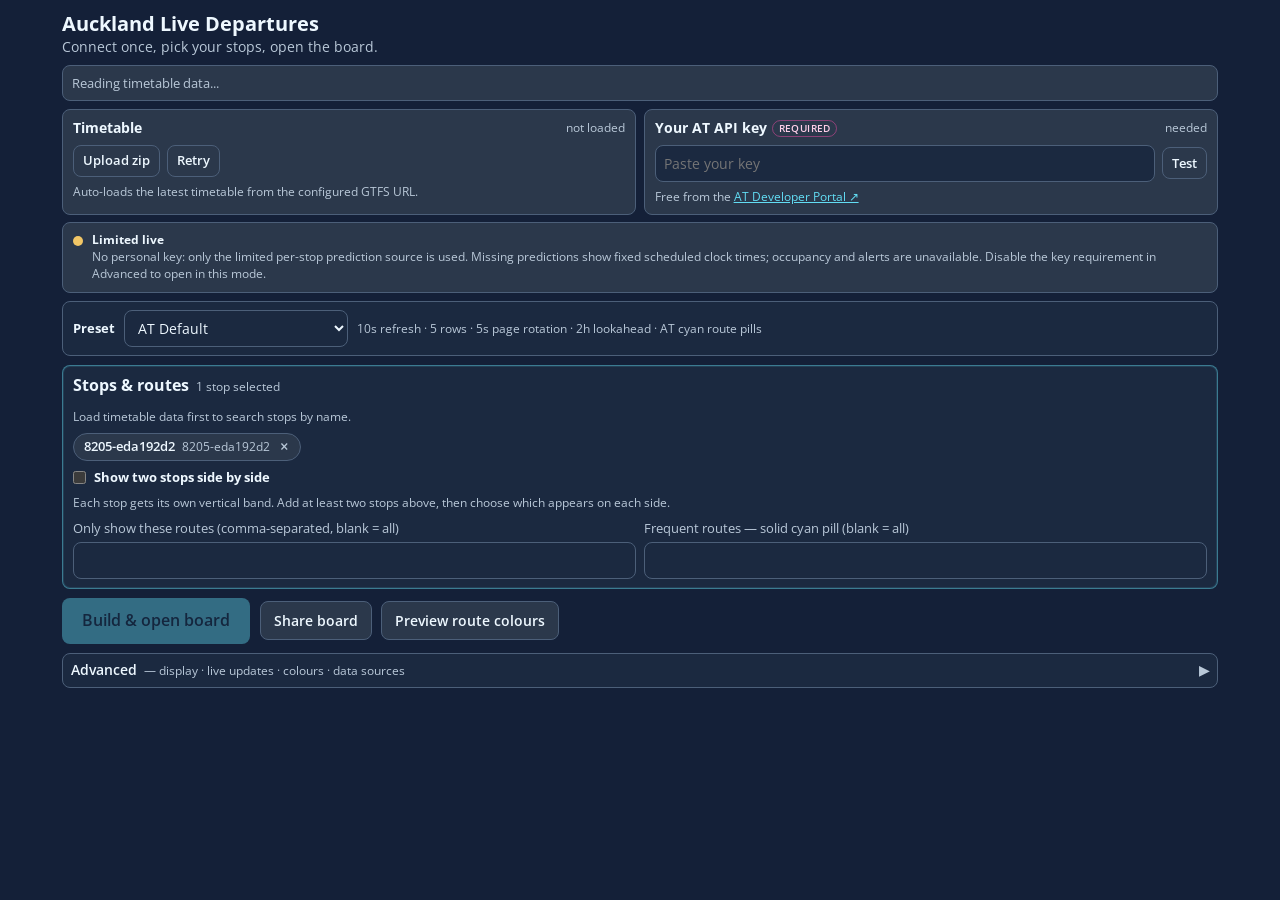
<file: index-old.html>
<!doctype html>
<html lang="en">
<head>
  <meta charset="utf-8">
  <meta name="viewport" content="width=device-width, initial-scale=1">
  <title>Auckland Live Departures</title>
  <link rel="preconnect" href="https://fonts.googleapis.com">
  <link rel="preconnect" href="https://fonts.gstatic.com" crossorigin>
  <link href="https://fonts.googleapis.com/css2?family=Open+Sans:wght@400;600;700;800&display=swap" rel="stylesheet">
  <style>
    :root {
      color-scheme: dark;
      --bg: #142038;
      --surface: #1b2940;
      --surface2: #2b384b;
      --surface3: #36465f;
      --border: #4c5f79;
      --text: #eef8ff;
      --muted: #b9c8d8;
      --accent: #62ddf4;
      --accent-strong: #3ed2f1;
      --accent-text: #163047;
      --good: #62ddf4;
      --warn: #f1c666;
      --bad: #ee4ca4;
      --radius: 8px;
      font-family: "Open Sans", "Segoe UI", sans-serif;
    }
    * { box-sizing: border-box; margin: 0; }
    html, body { min-height: 100vh; }
    body {
      background: var(--bg);
      color: var(--text);
      line-height: 1.5;
    }
    button {
      font: inherit;
      border: 1px solid transparent;
      border-radius: var(--radius);
      padding: .5rem .8rem;
      font-weight: 600;
      cursor: pointer;
      transition: opacity .15s, border-color .15s, background .15s;
    }
    button:hover { opacity: .88; }
    button:disabled { opacity: .4; cursor: not-allowed; }
    button.primary { background: var(--accent); color: var(--accent-text); border-color: transparent; }
    button.ghost { background: var(--surface2); color: var(--text); border-color: var(--border); }
    button.danger { background: transparent; color: #ffc8e4; border-color: var(--bad); }
    button.small { padding: .32rem .58rem; font-size: .82rem; }
    input, textarea, select {
      font: inherit;
      width: 100%;
      border: 1px solid var(--border);
      border-radius: var(--radius);
      background: var(--surface);
      color: var(--text);
      padding: .42rem .55rem;
    }
    input:focus, textarea:focus { outline: none; border-color: var(--accent); }
    textarea { min-height: 3.1rem; resize: vertical; }
    textarea[name="routeColors"] { min-height: 14rem; font-family: ui-monospace, SFMono-Regular, Menlo, Consolas, monospace; }

    /* Setup */
    .setup {
      max-width: 1180px;
      margin: 0 auto;
      padding: .75rem;
      font-size: .9rem;
    }
    .setup-header {
      margin-bottom: .45rem;
    }
    .setup-header h1 {
      font-size: 1.25rem;
      line-height: 1.15;
      margin-bottom: .15rem;
    }
    .setup-header p { color: var(--muted); font-size: .86rem; }
    .quick-actions {
      display: flex;
      gap: .4rem;
      margin: .45rem 0;
      flex-wrap: wrap;
    }
    .status-bar {
      padding: .42rem .55rem;
      color: var(--muted);
      font-size: .84rem;
      min-height: 1.9rem;
      border: 1px solid var(--border);
      border-radius: var(--radius);
      background: var(--surface2);
    }
    .status-bar.error { color: #ffd0e9; border-color: var(--bad); background: rgba(238, 76, 164, .12); }
    .setup-layout {
      display: block;
    }
    /* Advanced section */
    .adv-group { border: 1px solid var(--border); border-radius: var(--radius); padding: .55rem .65rem; display: grid; gap: .45rem; background: rgba(255,255,255,.015); }
    .adv-head { display: flex; justify-content: space-between; align-items: baseline; gap: .5rem; }
    .adv-group h3 { margin: 0; font-size: .9rem; font-weight: 700; color: var(--text); }
    .adv-count { font-size: .75rem; font-weight: 400; color: var(--muted); margin-left: .35rem; }
    .adv-grid { display: grid; grid-template-columns: repeat(auto-fit, minmax(170px, 1fr)); gap: .45rem; }
    .unit-input { display: flex; align-items: center; border: 1px solid var(--border); border-radius: 8px; background: var(--surface2, transparent); overflow: hidden; }
    .unit-input input { border: 0 !important; margin: 0 !important; min-width: 0; flex: 1; background: transparent; }
    .unit-input span { padding: 0 .6rem; font-size: .78rem; color: var(--muted); white-space: nowrap; }
    .unit-input:focus-within { border-color: var(--accent); }
    .checkbox-label.plain { font-weight: 400 !important; font-size: .9rem; }
    .adv-group .four-way-settings { padding-bottom: 0; border-bottom: 0; margin-bottom: 0; }
    .adv-details > summary { list-style: none; cursor: pointer; display: flex; align-items: baseline; gap: .6rem; }
    .adv-details > summary::-webkit-details-marker { display: none; }
    .adv-details > summary::before { content: "\25B6"; font-size: .65rem; color: var(--muted); transition: transform .2s; }
    .adv-details[open] > summary::before { transform: rotate(90deg); }
    .adv-details > summary .hint { margin: 0; }
    .adv-details-body { display: grid; gap: .45rem; margin-top: .45rem; }
    .adv-danger { display: flex; justify-content: space-between; align-items: center; gap: .8rem; border-color: rgba(255, 99, 132, .35); }
    .adv-danger .hint { margin-top: .1rem; }
    button.danger.confirming { background: #c0304a; color: #fff; }
    .adv-group textarea[name=routeColors] { min-height: 0; height: 7.2rem; resize: vertical; }
    /* Stop-level notices from AT take over the footer and scroll, like AT's own boards. */
    .board-footer.notice .legend,
    .board-footer.notice .mode-indicator { display: none; }
    .board-footer.notice .ticker { text-align: left; text-overflow: clip; font-weight: 700; }
    /* Soft fade where the message meets the clock (and as it enters), like AT's boards. */
    .board-footer.notice .ticker {
      -webkit-mask-image: linear-gradient(to right, transparent 0, #000 2rem, #000 calc(100% - 5rem), transparent 100%);
      mask-image: linear-gradient(to right, transparent 0, #000 2rem, #000 calc(100% - 5rem), transparent 100%);
    }
    .board-footer.notice-high { background: #e6007e; border-color: #ff4fb0; }
    .board-footer.notice-high .ticker,
    .board-footer.notice-high .clock { color: #fff; }
    .board-footer.notice-low { background: #f4f7fa; border-color: #ffffff; }
    .board-footer.notice-low .ticker,
    .board-footer.notice-low .clock { color: #142033; }
    .board-shell.frameless .board-footer.notice-high { background: #e6007e; }
    .board-shell.frameless .board-footer.notice-low { background: #f4f7fa; }
    .marquee { display: inline-block; padding-left: 100%; white-space: nowrap; animation: marquee linear infinite; will-change: transform; }
    @keyframes marquee { from { transform: translateX(0); } to { transform: translateX(-100%); } }
    @media (prefers-reduced-motion: reduce) {
      .marquee { animation: none; padding-left: 0; }
      .board-footer.notice .ticker { text-overflow: ellipsis; }
    }
    .debug-grid {
      display: flex;
      flex-wrap: wrap;
      gap: .35rem;
      margin: .45rem 0;
    }
    .debug-item {
      display: inline-flex;
      gap: .35rem;
      padding: .28rem .45rem;
      border: 1px solid var(--border);
      border-radius: var(--radius);
      background: var(--surface2);
      color: var(--muted);
      font-size: .78rem;
    }
    .debug-item strong { color: var(--text); font-weight: 800; text-align: right; }
    .note {
      border: 1px solid var(--border);
      border-radius: var(--radius);
      background: var(--surface2);
      color: var(--muted);
      font-size: .8rem;
      padding: .4rem .5rem;
    }
    .link-row {
      display: flex;
      gap: .5rem;
      flex-wrap: wrap;
      align-items: center;
    }
    .link-button {
      display: inline-flex;
      align-items: center;
      border: 1px solid var(--border);
      border-radius: var(--radius);
      padding: .32rem .58rem;
      color: var(--text);
      font-size: .82rem;
      font-weight: 600;
      text-decoration: none;
      background: var(--surface2);
    }
    .link-button:hover { border-color: var(--accent); color: var(--text); }
    .section {
      background: var(--surface);
      border: 1px solid var(--border);
      border-radius: var(--radius);
      margin-bottom: .45rem;
      overflow: hidden;
    }
    .section-header {
      padding: .36rem .5rem;
      font-weight: 600;
      cursor: pointer;
      display: flex;
      justify-content: space-between;
      align-items: center;
      user-select: none;
    }
    .section-header:hover { background: var(--surface2); }
    .section-header .arrow { transition: transform .2s; font-size: .8rem; color: var(--muted); }
    .section-header .arrow.open { transform: rotate(90deg); }
    .section-status { font-size: .75rem; font-weight: 400; color: var(--muted); margin-left: .45rem; }
    .section-body {
      padding: 0 .5rem .45rem;
      display: grid;
      gap: .42rem;
    }
    .section-body.hidden { display: none; }
    .field label {
      display: block;
      font-size: .8rem;
      color: var(--muted);
      margin-bottom: .25rem;
      font-weight: 400;
    }
    .hint {
      color: var(--muted);
      font-size: .78rem;
      line-height: 1.35;
      margin-top: .22rem;
    }
    .row { display: grid; grid-template-columns: 1fr 1fr; gap: .45rem; }
    .stop-results {
      max-height: 10rem;
      overflow-y: auto;
      display: grid;
      gap: .4rem;
    }
    .stop-item {
      display: flex;
      align-items: center;
      gap: .6rem;
      padding: .38rem .48rem;
      background: var(--surface2);
      border: 1px solid var(--border);
      border-radius: var(--radius);
      font-size: .85rem;
    }
    .stop-item .name { flex: 1; font-weight: 600; }
    .stop-item .id { color: var(--muted); font-size: .78rem; }
    .step {
      background: var(--surface);
      border: 1px solid var(--border);
      border-radius: var(--radius);
      padding: .55rem .65rem;
      margin-bottom: .45rem;
      display: grid;
      gap: .45rem;
    }
    .step h2 { font-size: .98rem; font-weight: 700; }
    .step-status { font-size: .75rem; font-weight: 400; color: var(--muted); margin-left: .4rem; }
    .ok { color: var(--good); }
    .chips { display: flex; flex-wrap: wrap; gap: .35rem; }
    .checkbox-label { display: inline-flex !important; align-items: center; gap: .5rem; cursor: pointer; color: var(--text) !important; font-weight: 700 !important; }
    .checkbox-label input { width: auto; margin: 0; }
    .dual-stop-settings { display: grid; grid-template-columns: repeat(2, minmax(0, 1fr)); gap: .65rem; }
    .dual-stop-settings input { margin-top: .4rem; }
    .chip {
      display: inline-flex;
      align-items: center;
      gap: .15rem;
      background: var(--surface2);
      border: 1px solid var(--border);
      border-radius: 999px;
      padding: .2rem .25rem .2rem .6rem;
      font-size: .82rem;
      font-weight: 600;
    }
    .chip .chip-id { color: var(--muted); font-weight: 400; font-size: .74rem; margin-left: .3rem; }
    .chip button { padding: 0 .45rem; background: transparent; border: none; color: var(--muted); font-size: .95rem; line-height: 1.3; }
    .chip button:hover { color: #ffd0e9; opacity: 1; }
    .cta-row { display: flex; flex-wrap: wrap; align-items: center; gap: .6rem; margin: .55rem 0; }
    .cta-row .primary { font-size: 1.02rem; padding: .62rem 1.2rem; }

    /* Connect strip (timetable + API key) */
    .connect { display: grid; grid-template-columns: 1fr 1fr; gap: .5rem; margin: .5rem 0; }
    .connect-pill {
      position: relative;
      overflow: hidden;
      border: 1px solid var(--border);
      border-radius: var(--radius);
      background: var(--surface2);
      padding: .5rem .6rem;
      display: grid;
      gap: .4rem;
      align-content: start;
    }
    .connect-pill.done { background: rgba(98, 221, 244, .08); border-color: rgba(98, 221, 244, .4); }
    .connect-pill.bad { background: rgba(238, 76, 164, .1); border-color: var(--bad); }
    .pill-head { display: flex; justify-content: space-between; align-items: center; gap: .5rem; }
    .pill-title { font-weight: 700; font-size: .86rem; }
    .pill-title .req {
      font-weight: 600; font-size: .64rem; text-transform: uppercase; letter-spacing: .04em;
      color: #ffd0e9; border: 1px solid rgba(238, 76, 164, .5); border-radius: 999px;
      padding: .02rem .34rem; margin-left: .35rem; vertical-align: middle;
    }
    .pill-state { font-size: .76rem; color: var(--muted); white-space: nowrap; }
    .pill-state.ok { color: var(--good); font-weight: 700; }
    .pill-state.bad { color: #ffd0e9; font-weight: 700; }
    .pill-sub { font-size: .75rem; color: var(--muted); }
    .pill-sub a { color: var(--accent); }
    .pill-actions { display: flex; gap: .4rem; align-items: center; }
    .pill-actions input[name=subscriptionKey] { flex: 1; }
    .pill-actions .link-button, .pill-actions button { flex: none; }
    .timetable-loader {
      position: absolute;
      inset: 0;
      z-index: 2;
      display: grid;
      place-content: center;
      gap: .55rem;
      text-align: center;
      background: linear-gradient(110deg, rgba(24, 33, 48, .96), rgba(31, 47, 64, .96));
      color: var(--text);
    }
    .loader-track {
      position: relative;
      width: min(15rem, 70vw);
      height: 2.2rem;
      overflow: hidden;
    }
    .loader-track::after {
      content: "";
      position: absolute;
      left: 0;
      right: 0;
      bottom: .28rem;
      height: 2px;
      background: repeating-linear-gradient(90deg, rgba(98,221,244,.25) 0 12px, transparent 12px 20px);
    }
    .loader-bus {
      position: absolute;
      left: 0;
      bottom: .42rem;
      width: 3.3rem;
      height: 1.45rem;
      border-radius: .45rem .55rem .25rem .25rem;
      background: linear-gradient(180deg, #73e8fa, #36bdd8);
      box-shadow: 0 0 18px rgba(98,221,244,.35);
      animation: timetable-trip 2.4s ease-in-out infinite;
    }
    .loader-bus::before {
      content: "";
      position: absolute;
      inset: .25rem .32rem .55rem;
      border-radius: .15rem;
      background: repeating-linear-gradient(90deg, #20324a 0 .58rem, transparent .58rem .72rem);
    }
    .loader-bus::after {
      content: "";
      position: absolute;
      left: .45rem;
      right: .45rem;
      bottom: -.2rem;
      height: .42rem;
      background: radial-gradient(circle at .2rem .2rem, #101824 0 .2rem, transparent .21rem), radial-gradient(circle at calc(100% - .2rem) .2rem, #101824 0 .2rem, transparent .21rem);
    }
    .loader-copy { font-size: .8rem; font-weight: 700; letter-spacing: .02em; }
    .loader-copy span::after { content: ""; animation: loading-dots 1.4s steps(4, end) infinite; }
    @keyframes timetable-trip {
      0% { transform: translateX(-3.5rem); opacity: 0; }
      15%, 85% { opacity: 1; }
      100% { transform: translateX(15rem); opacity: 0; }
    }
    @keyframes loading-dots {
      0% { content: ""; }
      25% { content: "."; }
      50% { content: ".."; }
      75%, 100% { content: "..."; }
    }
    @media (prefers-reduced-motion: reduce) {
      .loader-bus { animation: none; left: calc(50% - 1.65rem); }
      .loader-copy span::after { animation: none; content: "..."; }
    }
    input.key-bad { border-color: var(--bad); }
    .mode-explainer {
      display: flex;
      align-items: flex-start;
      gap: .55rem;
      margin: -.05rem 0 .55rem;
      padding: .55rem .65rem;
      border: 1px solid var(--border);
      border-radius: var(--radius);
      background: var(--surface2);
      color: var(--muted);
      font-size: .78rem;
      line-height: 1.35;
    }
    .mode-explainer strong { color: var(--text); white-space: nowrap; }
    .preset-bar {
      display: grid;
      grid-template-columns: auto minmax(10rem, 14rem) minmax(0, 1fr);
      align-items: center;
      gap: .55rem;
      margin: 0 0 .55rem;
      padding: .5rem .65rem;
      border: 1px solid var(--border);
      border-radius: var(--radius);
      background: var(--surface);
    }
    .preset-bar label { font-size: .82rem; font-weight: 700; color: var(--text); }
    .preset-bar select { padding: .42rem .55rem; }
    .preset-summary { min-width: 0; color: var(--muted); font-size: .75rem; line-height: 1.3; }
    .mode-dot {
      width: .62rem;
      height: .62rem;
      margin-top: .22rem;
      border-radius: 999px;
      background: var(--muted);
      flex: none;
    }
    .mode-dot.full { background: var(--good); }
    .mode-dot.limited { background: var(--warn); }
    .mode-dot.degraded, .mode-dot.scheduled { background: var(--bad); }
    button.linkish {
      background: none; border: none; padding: 0; color: var(--accent);
      font-size: inherit; font-weight: 600; text-decoration: underline; cursor: pointer;
    }
    button.linkish:hover { opacity: .85; }

    /* Focused step + stop result meta + inline preview */
    .step.focus { border-color: rgba(98, 221, 244, .45); box-shadow: inset 0 0 0 1px rgba(98, 221, 244, .12); }
    .stop-item .name { flex: 1; font-weight: 600; display: flex; flex-direction: column; }
    .stop-item .name .meta { font-weight: 400; color: var(--muted); font-size: .72rem; }
    .preview { border: 1px dashed var(--border); border-radius: var(--radius); padding: .45rem .55rem; display: grid; gap: .35rem; background: var(--surface); }
    .preview-title { font-size: .7rem; color: var(--muted); text-transform: uppercase; letter-spacing: .05em; }
    .preview-row { display: grid; grid-template-columns: auto 1fr auto; align-items: center; gap: .55rem; font-size: .92rem; }
    .preview-row .pv-pill {
      display: inline-flex; justify-content: center; align-items: center;
      min-width: 2.7rem; height: 1.55rem; padding: 0 .42rem; border-radius: 6px;
      background: linear-gradient(180deg, #73e8fa 0%, #57d9f2 100%);
      color: var(--accent-text); font-weight: 700; font-size: .85rem;
    }
    .preview-row .pv-due { font-weight: 700; white-space: nowrap; }
    .preview-empty { font-size: .78rem; color: var(--muted); }
    @media (max-width: 700px) {
      .connect { grid-template-columns: 1fr; }
      .preset-bar { grid-template-columns: 1fr; }
    }

    /* Board */
    .board {
      min-height: 100vh;
      padding: 1.25rem;
      display: flex;
      flex-direction: column;
      position: relative;
    }
    .board.frameless {
      padding: 0;
    }
    .chrome-toggle {
      position: absolute;
      top: .2rem;
      right: .25rem;
      z-index: 20;
      min-width: 1.6rem;
      min-height: 1.6rem;
      padding: 0;
      border-radius: 999px;
      background: rgba(43, 56, 75, .9);
      border-color: rgba(185, 200, 216, .28);
      color: #d9ecf7;
      font-size: .72rem;
      line-height: 1;
    }
    .chrome-toggle:hover {
      background: rgba(54, 70, 95, .95);
      border-color: rgba(98, 221, 244, .45);
    }
    .board.frameless .chrome-toggle {
      top: .18rem;
      right: .18rem;
      opacity: .1;
      background: transparent;
      border-color: transparent;
      color: #f0fbff;
    }
    .board.frameless .chrome-toggle:hover {
      opacity: .45;
      background: rgba(43, 56, 75, .55);
      border-color: rgba(185, 200, 216, .18);
    }
    .board-shell {
      flex: 1;
      background: var(--surface2);
      border: 1px solid #41516a;
      border-radius: var(--radius);
      display: flex;
      flex-direction: column;
      min-height: 0;
      gap: .6rem;
      padding: .7rem;
      box-shadow: inset 0 0 0 1px rgba(255,255,255,.03);
    }
    .board-shell.frameless {
      background: transparent;
      border-color: transparent;
      box-shadow: none;
      padding: 0;
      gap: 0;
    }
    .board-header {
      display: flex;
      justify-content: space-between;
      align-items: flex-start;
      padding: .2rem .2rem .1rem;
    }
    .board-header h1 {
      font-size: clamp(1.6rem, 3.5vw, 3rem);
      line-height: 1.1;
      font-weight: 700;
    }
    .board-header .sub { color: var(--muted); font-size: .9rem; }
    .board-meta {
      text-align: right;
      font-size: .9rem;
      color: #d9ecf7;
      display: flex;
      flex-direction: column;
      gap: .3rem;
      align-items: flex-end;
      width: 100%;
    }
    .board-meta-top {
      display: flex;
      align-items: center;
      justify-content: flex-end;
      gap: .7rem;
      width: 100%;
    }
    .share-dialog {
      margin: auto;
      width: min(36rem, calc(100vw - 2rem));
      padding: 1.4rem;
      border: 1px solid var(--border);
      border-radius: var(--radius);
      background: var(--surface);
      color: var(--text);
      box-shadow: 0 1rem 4rem #0008;
    }
    .share-dialog::backdrop { background: #0009; }
    .shared-board-notice { color: var(--accent); font-size: .9rem; margin: .5rem 0; }
    .share-dialog p { margin: .7rem 0; }
    .share-dialog input { width: 100%; margin-top: .35rem; }
    .share-dialog-actions { display: flex; gap: .5rem; margin-top: 1rem; }
    .board-controls {
      display: flex;
      gap: .3rem;
      flex-wrap: wrap;
      justify-content: flex-end;
    }
    .board-shell.frameless .board-header {
      display: none;
    }
    .board-shell.frameless .board-controls {
      display: none;
    }
    .board-shell.frameless .board-meta-top {
      display: none;
    }
    .board-shell.frameless .alert-banner {
      display: none;
    }
    .board-body {
      flex: 1;
      min-height: 0;
      display: flex;
      flex-direction: column;
    }
    /* Scale every dual-board column from the same unit as the CSS viewport narrows at page zoom. */
    .dual-mode { --dual-unit: clamp(.625rem, 1.25vw, 1rem); }
    .dual-mode.board:not(.frameless) { padding: calc(.5 * var(--dual-unit)); }
    .dual-mode .board-shell:not(.frameless) { padding: calc(.4 * var(--dual-unit)); gap: calc(.35 * var(--dual-unit)); }
    /* Dual mode: the top bar is controls only. Status lives in the footer pill and page
       numbers in each column header, so the meta line would just repeat them. */
    .dual-mode .board-header { padding: 0; }
    .dual-mode .board-meta { flex-direction: row; justify-content: flex-end; gap: 0; }
    .dual-mode .board-meta-top { display: none; }
    .dual-mode .board-controls { margin-right: 2rem; } /* clear the corner frame toggle */
    .dual-mode .board-controls button { padding: calc(.18 * var(--dual-unit)) calc(.55 * var(--dual-unit)); font-size: calc(.78 * var(--dual-unit)); line-height: 1.2; }
    .dual-mode .alert-banner { padding: calc(.3 * var(--dual-unit)) calc(.7 * var(--dual-unit)); font-size: calc(.85 * var(--dual-unit)); }
    .dual-bands {
      flex: 1;
      min-height: 0;
      display: grid;
      grid-template-columns: repeat(2, minmax(0, 1fr));
      gap: calc(.7 * var(--dual-unit, 1rem));
    }
    .dual-band {
      min-width: 0;
      min-height: 0;
      display: flex;
      flex-direction: column;
      overflow: hidden;
      border: 1px solid rgba(185, 200, 216, .3);
      border-radius: var(--radius);
      background: var(--surface);
    }
    .four-way-band > .dual-band-header { flex-shrink: 0; }
    .four-way-band > .dep-table { flex: var(--section-rows) 1 0; }
    .four-way-band > .train-table { grid-template-rows: minmax(0, 1fr); }
    .train-station-strip {
      flex: 0 0 auto;
      display: flex;
      justify-content: space-between;
      gap: .5rem;
      padding: .12rem calc(.6 * var(--dual-unit));
      font-size: calc(.75 * var(--dual-unit));
      line-height: 1.2;
      color: #d9ecf7;
      background: rgba(98, 221, 244, .1);
      border-top: 1px solid rgba(185, 200, 216, .35);
      overflow: hidden;
      white-space: nowrap;
    }
    .train-station-strip span { color: var(--muted); }
    .placeholder-row { color: var(--muted); font-size: calc(1 * var(--dual-unit)); }
    .placeholder-row > span { grid-column: 1 / -1; }
    .four-way-settings { padding-bottom: .8rem; border-bottom: 1px solid rgba(185, 200, 216, .2); margin-bottom: .8rem; }
    .dual-band-header {
      display: flex;
      align-items: center;
      justify-content: space-between;
      gap: calc(.6 * var(--dual-unit));
      padding: calc(.28 * var(--dual-unit)) calc(.7 * var(--dual-unit));
      background: rgba(98, 221, 244, .12);
      border-bottom: 1px solid rgba(98, 221, 244, .25);
    }
    .dual-band:nth-child(2) .dual-band-header { background: rgba(241, 198, 102, .1); border-color: rgba(241, 198, 102, .25); }
    /* Direction and stop number share one line. */
    .dual-band-header > div { min-width: 0; display: flex; align-items: baseline; gap: calc(.6 * var(--dual-unit)); }
    .dual-direction { display: block; min-width: 0; overflow: hidden; white-space: nowrap; text-overflow: ellipsis; font-size: calc(1.6 * var(--dual-unit)); font-weight: 800; line-height: 1.15; padding-bottom: .15em; margin-bottom: -.15em; } /* room for descenders (y, g) under overflow:hidden without changing layout */
    .dual-stop-code { display: block; flex: none; color: var(--muted); font-size: calc(.85 * var(--dual-unit)); white-space: nowrap; }
    .dual-page { color: var(--muted); font-size: calc(1 * var(--dual-unit)); font-weight: 700; white-space: nowrap; }
    .dual-mode .dual-band .dep-table { border-radius: 0; }
    .dual-mode .dual-band .dep-head,
    .dual-mode .dual-band .dep-row {
      grid-template-columns: calc(8 * var(--dual-unit)) minmax(0, 1fr) calc(4.5 * var(--dual-unit)) calc(7.25 * var(--dual-unit));
      column-gap: calc(.25 * var(--dual-unit));
    }
    .dual-mode .dual-band .dep-row { padding: calc(.45 * var(--dual-unit)) calc(.6 * var(--dual-unit)); }
    .dual-mode .dual-band .dep-head { padding: calc(.12 * var(--dual-unit)) calc(.6 * var(--dual-unit)); font-size: calc(.8 * var(--dual-unit)); line-height: 1.2; }
    .dual-mode .dual-band .route-pill {
      width: calc(6.65 * var(--dual-unit));
      height: calc(2.85 * var(--dual-unit));
      padding: 0 calc(.45 * var(--dual-unit));
      border-radius: calc(.5 * var(--dual-unit));
      font-size: calc(1.95 * var(--dual-unit));
    }
    .dual-mode .dual-band .dest-cell strong {
      width: 100%;
      min-width: 0;
      font-size: calc(1.95 * var(--dual-unit));
      line-height: 1.05;
      max-height: 2.1em;
      overflow: hidden;
      overflow-wrap: anywhere;
    }
    .dual-mode .dual-band .occ-cell { gap: calc(.22 * var(--dual-unit)); }
    .dual-mode .dual-band .occ-cell svg { width: calc(.62 * var(--dual-unit)); height: calc(1.8 * var(--dual-unit)); }
    .dual-mode .dual-band .badge.cancelled { padding: calc(.2 * var(--dual-unit)) calc(.3 * var(--dual-unit)); font-size: calc(.75 * var(--dual-unit)); }
    .dual-mode .dual-band .due-cell { font-size: calc(2.4 * var(--dual-unit)); }
    .dual-mode .board-footer { gap: calc(.75 * var(--dual-unit)); padding: calc(.5 * var(--dual-unit)) calc(.85 * var(--dual-unit)); }
    .dual-mode .board-footer .legend { gap: calc(.5 * var(--dual-unit)); font-size: calc(1.1 * var(--dual-unit)); }
    .dual-mode .board-footer .ticker { font-size: calc(1.1 * var(--dual-unit)); }
    .dual-mode .board-footer .mode-indicator { font-size: calc(.9 * var(--dual-unit)); padding: calc(.18 * var(--dual-unit)) calc(.6 * var(--dual-unit)); }
    .dual-mode .board-footer .clock { font-size: calc(1.6 * var(--dual-unit)); }
    @media (max-width: 800px) and (orientation: landscape) {
      .dual-mode .dual-band .dep-head,
      .dual-mode .dual-band .dep-row {
        grid-template-columns: calc(8 * var(--dual-unit)) minmax(0, 1fr) calc(7.25 * var(--dual-unit));
      }
      .dual-mode .dual-band .dep-head > div:nth-child(3),
      .dual-mode .dual-band .dep-row > div:nth-child(3) { display: none; }
    }
    .board.frameless.dual-mode .dual-bands { gap: 0; }
    .board.frameless.dual-mode .dual-band { border-radius: 0; border-top: 0; border-bottom: 0; }
    .alert-banner {
      padding: .6rem .8rem;
      border-radius: var(--radius);
      font-size: .9rem;
      border: 1px solid;
    }
    .alert-banner.warn { background: rgba(241, 198, 102, .12); border-color: rgba(241, 198, 102, .4); color: #ffe2a2; }
    .alert-banner.bad { background: rgba(238, 76, 164, .14); border-color: rgba(238, 76, 164, .4); color: #ffd0e9; }
    .dep-table {
      width: 100%;
      flex: 1;
      min-height: 0;
      background: var(--surface);
      border-radius: var(--radius);
      overflow: hidden;
      display: grid;
      grid-template-rows: auto minmax(0, 1fr);
    }
    .board.frameless .dep-table,
    .board.frameless .empty-state {
      border-radius: 0;
    }
    .dep-head,
    .dep-row {
      display: grid;
      grid-template-columns: 8.75rem minmax(0, 1fr) 8.75rem clamp(9rem, 10vw, 10rem);
      align-items: center;
    }
    .dep-head {
      padding: .32rem .9rem .28rem;
      font-size: clamp(.88rem, .95vw, .98rem);
      font-weight: 700;
      color: #f0fbff;
      background: rgba(255,255,255,.03);
    }
    .dep-head > div:last-child,
    .dep-row > div:last-child {
      text-align: right;
    }
    .dep-head > div:nth-child(3),
    .dep-row > div:nth-child(3) {
      text-align: center;
    }
    .dep-rows {
      min-height: 0;
      display: grid;
      grid-template-rows: repeat(var(--row-count, 1), minmax(0, 1fr));
    }
    .dep-row {
      padding: .5rem .9rem;
      border-top: 1px solid rgba(185, 200, 216, .18);
      min-height: 0;
    }
    .dep-row > div,
    .dep-head > div {
      min-width: 0;
    }
    .route-pill {
      display: inline-flex;
      justify-content: center;
      align-items: center;
      width: 6.65rem;
      height: 2.85rem;
      padding: 0 .45rem;
      border-radius: 8px;
      font-weight: 700;
      font-size: 1.95rem;
      line-height: 1;
      letter-spacing: 0;
      background: linear-gradient(180deg, #73e8fa 0%, #57d9f2 100%);
      color: var(--accent-text);
      border: 1px solid rgba(255,255,255,.22);
      box-shadow: inset 0 0 0 1px rgba(255,255,255,.18);
      white-space: nowrap;
      overflow: hidden;
      text-overflow: ellipsis;
    }
    .route-pill.outline {
      background: transparent;
      color: var(--text);
      border: 2px solid rgba(222, 236, 248, .75);
      box-shadow: none;
    }
    .dest-cell strong {
      display: block;
      font-size: 1.95rem;
      font-weight: 700;
      line-height: 1;
    }
    .dest-cell {
      min-height: 100%;
      display: flex;
      align-items: center;
    }
    .badge {
      display: inline-block;
      padding: .28rem .72rem;
      border-radius: 8px;
      font-weight: 600;
      font-size: .84rem;
    }
    .badge.cancelled { color: #fff3fb; background: var(--bad); border: 1px solid transparent; font-size: 1.05rem; font-weight: 700; padding: .3rem .85rem; }
    .occ-cell {
      display: flex;
      align-items: flex-end;
      justify-content: center;
      gap: .22rem;
      color: rgba(222, 236, 248, .9);
    }
    .occ-cell svg { display: block; fill: currentColor; width: 0.62rem; height: 1.8rem; }
    .occ-cell .dim { color: rgba(185, 200, 216, .38); }
    .due-cell {
      text-align: right;
      font-size: clamp(1.9rem, 2.8vw, 3rem);
      font-weight: 700;
      font-variant-numeric: tabular-nums;
      font-feature-settings: "tnum" 1;
      color: #f0fbff;
      white-space: nowrap;
      line-height: 1;
    }
    .empty-state {
      flex: 1;
      display: grid;
      place-content: center;
      text-align: center;
      min-height: 12rem;
      color: var(--muted);
      background: var(--surface);
      border-radius: var(--radius);
    }
    .board-footer {
      display: flex;
      align-items: center;
      gap: .75rem;
      background: rgba(98, 221, 244, .08);
      border-radius: var(--radius);
      /* One slim line: everything here is secondary to the departures above. */
      padding: .5rem .85rem;
      line-height: 1.2;
      min-height: 0;
      overflow: hidden;
      border: 1px solid rgba(98, 221, 244, .18);
    }
    .board-shell.frameless .board-footer {
      border-left-color: transparent;
      border-right-color: transparent;
      border-bottom-color: transparent;
      border-radius: 0;
      padding-left: .5rem;
      padding-right: .5rem;
      background: transparent;
    }
    .legend {
      display: flex;
      align-items: center;
      gap: .55rem;
      white-space: nowrap;
      color: #e9fbff;
      font-size: clamp(.95rem, 1.15vw, 1.2rem);
      font-weight: 600;
    }
    .legend-swatch {
      width: 1em;
      height: 1em;
      border-radius: .28em;
      background: linear-gradient(180deg, #73e8fa 0%, #57d9f2 100%);
      flex: none;
    }
    .ticker {
      flex: 1;
      overflow: hidden;
      white-space: nowrap;
      text-overflow: ellipsis;
      color: #ffe2a2;
      font-size: clamp(.95rem, 1.15vw, 1.15rem);
      font-weight: 600;
      text-align: center;
    }
    .mode-indicator {
      display: inline-flex;
      align-items: center;
      gap: .42rem;
      flex: none;
      max-width: 42%;
      padding: .2rem .6rem;
      border: 1px solid rgba(185, 200, 216, .28);
      border-radius: 999px;
      color: #e9fbff;
      background: rgba(185, 200, 216, .08);
      font-size: clamp(.78rem, .95vw, .98rem);
      font-weight: 700;
      white-space: nowrap;
      overflow: hidden;
      text-overflow: ellipsis;
    }
    .mode-indicator.full { border-color: rgba(91, 214, 143, .45); background: rgba(91, 214, 143, .12); }
    .mode-indicator.limited { border-color: rgba(241, 198, 102, .5); background: rgba(241, 198, 102, .12); color: #ffe2a2; }
    .mode-indicator.degraded,
    .mode-indicator.scheduled { border-color: rgba(238, 76, 164, .45); background: rgba(238, 76, 164, .12); color: #ffd0e9; }
    .mode-indicator .mode-dot { margin-top: 0; }
    .ambient-status {
      display: none;
      width: .68rem;
      height: .68rem;
      border-radius: 999px;
      flex: none;
      opacity: .88;
    }
    .ambient-status.good { background: var(--good); box-shadow: 0 0 .72rem rgba(91, 214, 143, .72); }
    .ambient-status.warn { background: var(--warn); box-shadow: 0 0 .72rem rgba(241, 198, 102, .68); }
    .ambient-status.bad { background: var(--bad); box-shadow: 0 0 .72rem rgba(238, 76, 164, .68); }
    .board-shell.frameless .mode-indicator { display: none; }
    .clock {
      font-weight: 700;
      /* A reference clock, not a headline: sized just above the ticker text. */
      font-size: clamp(1.2rem, 1.5vw, 1.75rem);
      font-variant-numeric: tabular-nums;
      white-space: nowrap;
      padding: 0;
      background: transparent;
      border-radius: var(--radius);
      color: #f1fbff;
    }
    @media (max-width: 700px) and (orientation: portrait) {
      .setup { padding: .5rem; }
      .dual-stop-settings { grid-template-columns: 1fr; }
      .board { padding: .5rem; }
      .board-header { flex-direction: column; gap: .5rem; }
      .board-meta { text-align: left; align-items: flex-start; }
      .board-meta-top { justify-content: space-between; }
      .board-controls { justify-content: flex-start; }
      .row { grid-template-columns: 1fr; }
      .dep-head { display: none; }
      .dep-table, .dep-rows, .dep-row { display: block; width: 100%; }
      .dep-row { padding: .6rem 0; border-top: 1px solid rgba(185, 200, 216, .18); }
      .dep-row > div { padding: .3rem .8rem; text-align: left !important; }
      .dep-head,
      .dep-row {
        grid-template-columns: 1fr;
      }
      .route-pill { width: 5.7rem; height: 3rem; font-size: 1.7rem; }
      .dest-cell { min-height: auto; }
      .dest-cell strong { font-size: 1.7rem; }
      .due-cell { font-size: clamp(1.6rem, 9vw, 2.7rem); }
      .due-cell { text-align: left; }
      .board-footer { flex-wrap: wrap; gap: .25rem .6rem; padding: .3rem .6rem; }
      .board-footer .ticker:empty { display: none; }
      .mode-indicator { max-width: 100%; order: 3; }
      .dual-bands { grid-template-columns: 1fr; overflow-y: auto; }
      .dual-mode .dual-band .dep-table,
      .dual-mode .dual-band .dep-rows,
      .dual-mode .dual-band .dep-row { display: block; }
    }
  </style>
</head>
<body>
  <div id="app"></div>
  <script>
    const STORE_KEY = "akl-pid-v2";
    // Credential embedded in AT's live-departures web page. It provides limited per-stop
    // predictions without a personal key, but does not replace the comprehensive GTFS-RT
    // feeds. Kept as a fallback if config migration removes departuresKey.
    const DEPARTURES_KEY = "0526f69dcb074a4b8df741eef46121fc";
    const DEFAULT_GTFS_URL = "https://raw.githubusercontent.com/justinhu-nz/auckland-gtfs/refs/heads/main/gtfs.zip";
    // Same feed as plain .txt files, for browsers without DecompressionStream (older Safari/Firefox).
    // Any GTFS URL ending in "/" is treated as a folder of unpacked files.
    const DEFAULT_GTFS_UNPACKED_URL = "https://raw.githubusercontent.com/justinhu-nz/auckland-gtfs/refs/heads/main/gtfs/";
    const LEGACY_GTFS_URLS = new Set([
      "https://gtfs.at.govt.nz/gtfs.zip",
      "https://github.com/justinhu-nz/auckland-gtfs/raw/refs/heads/main/gtfs.zip",
      "gtfs.zip",
      "gtfs (1).zip"
    ]);
    const DEFAULT_ROUTE_COLORS = `BAYS: #4FAFBD / #000000
BIRK: #4FAFBD / #000000
DEV: #4FAFBD / #000000
GULF: #4FAFBD / #000000
HMB: #4FAFBD / #000000
HOBS: #4FAFBD / #000000
MTIA: #4FAFBD / #000000
MTID: #4FAFBD / #000000
PINE: #4FAFBD / #000000
RAK: #4FAFBD / #000000
WSTH: #4FAFBD / #000000
INN: #6CB655 / #000000
OUT: #E99C3F / #000000
AIR: #E99C3F / #000000
CTY: #D9322A / #FFFFFF
TMK: #3278B8 / #FFFFFF
E-W: #A3C850 / #000000
O-W: #4BAEE8 / #000000
S-C: #D03A2E / #FFFFFF
NX1: #23408B / #FFFFFF
NX2: #4AA5B5 / #FFFFFF
WX1: #3E8C52 / #FFFFFF`;
    const PREVIOUS_DEFAULT_ROUTE_COLORS = `BAYS: #1BE2F1 / #1F2A44
BIRK: #1BE2F1 / #1F2A44
DEV: #1BE2F1 / #1F2A44
GULF: #1BE2F1 / #1F2A44
HMB: #1BE2F1 / #1F2A44
HOBS: #1BE2F1 / #1F2A44
MTIA: #1BE2F1 / #1F2A44
MTID: #1BE2F1 / #1F2A44
PINE: #1BE2F1 / #1F2A44
RAK: #1BE2F1 / #1F2A44
WSTH: #1BE2F1 / #1F2A44
INN: #6CB655 / #FFFFFF
OUT: #E99C3F / #FFFFFF
AIR: #E99C3F / #1F2A44
CTY: #D9322A / #FFFFFF
TMK: #3278B8 / #FFFFFF
E-W: #A3C850 / #1F2A44
O-W: #4BAEE8 / #1F2A44
S-C: #D03A2E / #FFFFFF`;
    const LEGACY_DEFAULT_ROUTE_COLORS = new Set([
      PREVIOUS_DEFAULT_ROUTE_COLORS,
      PREVIOUS_DEFAULT_ROUTE_COLORS.replace("AIR: #E99C3F / #1F2A44", "AIR: #E99C3F / #FFFFFF")
    ]);
    const PRESETS = {
      "at-default": {
        label: "AT Default",
        summary: "10s refresh · 5 rows · 5s page rotation · 2h lookahead · AT cyan route pills",
        config: {
          pollSeconds: 10,
          pageSize: 5,
          rotateSeconds: 5,
          lookaheadHours: 2,
          frequentRoutes: ""
        }
      }
    };
    // Filled in at deploy time from the AT_API_KEY GitHub secret (see .github/workflows/deploy.yml).
    const BUILTIN_AT_KEY = "__AT_API_KEY__";
    const HAS_BUILTIN_KEY = !BUILTIN_AT_KEY.startsWith("__");
    function subscriptionKey(cfg) {
      const personal = String(cfg.subscriptionKey || "").trim();
      return personal || (HAS_BUILTIN_KEY ? BUILTIN_AT_KEY : "");
    }
    const DEFAULT_CONFIG = {
      timezone: "Pacific/Auckland",
      gtfsUrl: DEFAULT_GTFS_URL,
      realtimeUrl: "https://api.at.govt.nz/realtime/legacy/tripupdates",
      alertsUrl: "https://api.at.govt.nz/realtime/legacy/servicealerts",
      vehiclesUrl: "https://api.at.govt.nz/realtime/legacy/vehiclelocations",
      departuresUrl: "https://api.at.govt.nz/serviceinfo/v1/departures",
      departuresKey: DEPARTURES_KEY,
      frequentRoutes: "",
      routeColors: DEFAULT_ROUTE_COLORS,
      subscriptionKey: "",
      pollSeconds: 10,
      pageSize: 5,
      rotateSeconds: 5,
      lockFirstPage: false,
      requireSubscriptionKey: true,
      lookaheadHours: 2,
      relativeCutoffMinutes: 60,
      staleMultiplier: 2,
      routeAllowlist: "",
      stopIds: "8205-eda192d2",
      dualStopMode: false,
      dualStopLeftId: "",
      dualStopRightId: "",
      dualStopLeftLabel: "",
      dualStopRightLabel: "",
      fourWayMode: false,
      trainStationLabel: "",
      trainLeftStopId: "",
      trainRightStopId: "",
      trainLeftRoutes: "",
      trainRightRoutes: "",
      chromeHidden: false,
      mode: "setup"
    };

    const state = {
      config: loadConfig(),
      bundle: loadBundle(),
      gtfs: null,
      realtime: loadRealtime(),
      status: "",
      error: "",
      realtimeStatus: "",
      now: new Date(),
      page: 0,
      stopSearch: "",
      autoGtfsAttempted: false,
      gtfsLoading: false,
      colorDemo: false,
      pageLocked: false,
      refreshing: false,
      refreshFailed: false,
      keyTest: null, // null | "testing" | "ok" | "fail"
      expandedSections: { advanced: false }
    };
    let timers = [];
    let realtimeRequestSeq = 0;
    state.pageLocked = Boolean(state.config.lockFirstPage);

    function loadConfig() {
      const stored = loadJson("config");
      const saved = stored && typeof stored === "object" && !Array.isArray(stored) ? stored : {};
      if (saved.demoMode || String(saved.stopIds || "").includes("demo-")) return Object.assign({}, DEFAULT_CONFIG);
      delete saved.demoMode;
      if (LEGACY_DEFAULT_ROUTE_COLORS.has(saved.routeColors)) delete saved.routeColors;
      if (LEGACY_GTFS_URLS.has(saved.gtfsUrl)) delete saved.gtfsUrl;
      if (!saved.realtimeUrl) delete saved.realtimeUrl;
      if (!saved.alertsUrl) delete saved.alertsUrl;
      if (!saved.vehiclesUrl) delete saved.vehiclesUrl;
      if (!saved.departuresUrl) delete saved.departuresUrl;
      if (!saved.departuresKey) delete saved.departuresKey;
      // Old default was 20; migrate to the new 60 (matches the AT website, which shows
      // "45 min" rather than switching to clock time). Explicit other values are kept.
      if (saved.relativeCutoffMinutes === 20) delete saved.relativeCutoffMinutes;
      return sanitizeConfig(Object.assign({}, DEFAULT_CONFIG, saved));
    }
    function loadBundle() {
      const bundle = loadJson("bundle");
      const maps = ["stops", "routes", "trips", "calendars", "calendarDates", "stopTimesByStop"];
      return bundle && bundle.source !== "demo" && maps.every(key => bundle[key] && typeof bundle[key] === "object" && !Array.isArray(bundle[key])) &&
        Object.values(bundle.stopTimesByStop).every(rows => Array.isArray(rows) && rows.every(row => row && typeof row === "object")) &&
        Object.values(bundle.calendarDates).every(Array.isArray) ? bundle : null;
    }
    function loadRealtime() {
      const realtime = loadJson("realtime");
      return realtime && realtime.sourceUrl !== "demo://local" &&
        ["trips", "vehicles"].every(key => realtime[key] && typeof realtime[key] === "object" && !Array.isArray(realtime[key])) &&
        Array.isArray(realtime.alerts) && realtime.alerts.every(alert => alert && typeof alert === "object" &&
          Array.isArray(alert.stopIds) && Array.isArray(alert.routeIds)) ? realtime : null;
    }
    function loadJson(name) {
      try {
        const raw = localStorage.getItem(STORE_KEY + ":" + name);
        return raw ? JSON.parse(raw) : null;
      } catch { return null; }
    }
    function saveJson(name, value) {
      try { localStorage.setItem(STORE_KEY + ":" + name, JSON.stringify(value)); }
      catch { state.status = "Storage unavailable — settings will not persist."; }
    }
    function clearTimers() { timers.forEach(clearInterval); timers = []; }
    function splitList(text) {
      return String(text || "").split(/[,\n]/).map(v => v.trim()).filter(Boolean);
    }
    function dualStopIds(cfg = state.config) {
      const stops = Array.from(new Set(splitList(cfg.stopIds)));
      const left = stops.includes(cfg.dualStopLeftId) ? cfg.dualStopLeftId : stops[0];
      const right = stops.includes(cfg.dualStopRightId) && cfg.dualStopRightId !== left
        ? cfg.dualStopRightId : stops.find(id => id !== left);
      return [left, right];
    }
    function fourWayEnabled(cfg = state.config) {
      return Boolean(cfg.dualStopMode && cfg.fourWayMode);
    }
    function trainPlatformIds(cfg = state.config) {
      return [cfg.trainLeftStopId, cfg.trainRightStopId].map(id => String(id || "").trim());
    }
    function boardStopIds(cfg = state.config) {
      const buses = cfg.dualStopMode ? dualStopIds(cfg) : splitList(cfg.stopIds);
      return Array.from(new Set([...buses, ...(fourWayEnabled(cfg) ? trainPlatformIds(cfg) : [])]));
    }
    function trainRoutesMatch(route, filters) {
      const allowed = new Set(splitList(filters).map(normLabel));
      return !allowed.size || [route.shortName, route.longName, route.routeId].some(label => allowed.has(normLabel(label)));
    }
    function fourWayReady(cfg = state.config) {
      return !fourWayEnabled(cfg) || trainPlatformIds(cfg).every(Boolean);
    }
    function renderFourWaySettings(cfg) {
      const stops = state.gtfs ? state.gtfs.stops : Object.values(state.bundle?.stops || {}).map(s => ({ stop_id: s.stopId, stop_name: s.name, platform_code: s.platformCode }));
      return `<div class="four-way-settings">
        <label class="checkbox-label plain"><input name="fourWayMode" type="checkbox" ${cfg.fourWayMode ? "checked" : ""}> Show trains under each side (dual-stop mode)</label>
        <p class="hint">In dual-stop mode, reserve the bottom two rows on each side for trains. Bus pages rotate above; trains always show the next two departures for that side’s platform. Rows per page includes the two train rows (minimum 3).</p>
        ${cfg.fourWayMode ? `<div class="field"><label for="train-station-label">Thin station heading</label><input id="train-station-label" name="trainStationLabel" value="${escapeHtml(cfg.trainStationLabel)}" placeholder="e.g. Henderson Station"><div class="hint">Blank uses the platform’s stop name.</div></div>
        <datalist id="train-platforms">${stops.filter(s => !s.location_type || s.location_type === "0").map(s => `<option value="${escapeHtml(s.stop_id)}">${escapeHtml(s.stop_name)}${s.platform_code ? " · Platform " + escapeHtml(s.platform_code) : ""} · ${escapeHtml(s.stop_code || s.stop_id.split("-")[0])}</option>`).join("")}</datalist>
        <div class="row">${["Left", "Right"].map(side => `<div class="field"><label for="train-${side}-platform">${side} train platform</label><input id="train-${side}-platform" name="train${side}StopId" list="train-platforms" value="${escapeHtml(cfg['train' + side + 'StopId'])}" placeholder="Search station/platform or paste stop ID"><label for="train-${side}-routes">${side} train services</label><input id="train-${side}-routes" name="train${side}Routes" value="${escapeHtml(cfg['train' + side + 'Routes'])}" placeholder="All train services"><div class="hint">Comma-separated route names or IDs from the timetable. Blank includes every train service at this platform.</div></div>`).join("")}</div>
        <p class="hint">Choose the individual platform stop for each direction, then rebuild the board. Train services have their own filters; the bus route filter does not affect them.</p>` : ""}
      </div>`;
    }

    function bundleHasSelectedStops(cfg = state.config) {
      if (!state.bundle) return false;
      const ids = boardStopIds(cfg);
      // Older saved bundles did not retain route types; rebuild before using them for trains.
      if (fourWayEnabled(cfg) && !trainPlatformIds(cfg).every(id => (state.bundle.stopTimesByStop?.[id] || []).some(st => Number(state.bundle.routes[st.routeId]?.type) === 2))) return false;
      return ids.every(id => Boolean(state.bundle.stops && state.bundle.stops[id]));
    }
    function gtfsRtArray(value) {
      if (!value) return [];
      if (Array.isArray(value)) return value;
      if (typeof value !== "object") return [];
      const singleKeys = ["trip_update", "tripUpdate", "vehicle", "alert", "stop_sequence", "stopSequence", "stop_id", "stopId", "arrival", "departure", "route_id", "routeId"];
      return singleKeys.some(k => k in value) ? [value] : Object.values(value);
    }
    function normLabel(value) {
      return String(value || "").trim().toLowerCase();
    }
    function clampNumber(value, fallback, min, max) {
      const n = Number(value);
      if (!Number.isFinite(n)) return fallback;
      return Math.min(max, Math.max(min, n));
    }
    function safeTimezone(value) {
      const tz = String(value || DEFAULT_CONFIG.timezone).trim();
      try {
        new Intl.DateTimeFormat("en-NZ", { timeZone: tz }).format(new Date());
        return tz;
      } catch { return DEFAULT_CONFIG.timezone; }
    }
    function sanitizeConfig(cfg) {
      // Migrate keys copied into settings by the old Auto button.
      if (HAS_BUILTIN_KEY && cfg.subscriptionKey === BUILTIN_AT_KEY) cfg.subscriptionKey = "";
      // Saved browser data can be valid JSON with invalid field types.
      for (const [key, fallback] of Object.entries(DEFAULT_CONFIG)) {
        if (typeof fallback === "string" && typeof cfg[key] !== "string") cfg[key] = fallback;
        if (typeof fallback === "boolean" && typeof cfg[key] !== "boolean") cfg[key] = fallback;
      }
      cfg.timezone = safeTimezone(cfg.timezone);
      cfg.pollSeconds = clampNumber(cfg.pollSeconds, DEFAULT_CONFIG.pollSeconds, 5, 3600);
      cfg.pageSize = Math.round(clampNumber(cfg.pageSize, DEFAULT_CONFIG.pageSize, 1, 50));
      cfg.rotateSeconds = clampNumber(cfg.rotateSeconds, DEFAULT_CONFIG.rotateSeconds, 3, 3600);
      cfg.lookaheadHours = clampNumber(cfg.lookaheadHours, DEFAULT_CONFIG.lookaheadHours, 1, 48);
      cfg.relativeCutoffMinutes = clampNumber(cfg.relativeCutoffMinutes, DEFAULT_CONFIG.relativeCutoffMinutes, 0, 180);
      cfg.staleMultiplier = clampNumber(cfg.staleMultiplier, DEFAULT_CONFIG.staleMultiplier, 1, 20);
      return cfg;
    }
    function matchingPresetId(cfg) {
      for (const [id, preset] of Object.entries(PRESETS)) {
        const matches = Object.entries(preset.config).every(([key, value]) => {
          return typeof value === "number" ? Number(cfg[key]) === value : String(cfg[key] ?? "") === String(value);
        });
        if (matches) return id;
      }
      return "";
    }
    function escapeHtml(v) {
      return String(v == null ? "" : v).replace(/[&<>"']/g, c => ({"&":"&amp;","<":"&lt;",">":"&gt;",'"':"&quot;","'":"&#39;"}[c]));
    }
    function safeHref(value) {
      try {
        const url = new URL(String(value || ""), location.href);
        return /^(https?|file):$/.test(url.protocol) ? url.href : "#";
      } catch { return "#"; }
    }
    function gtfsFetchCandidates(primary = state.config.gtfsUrl) {
      const values = [primary, DEFAULT_GTFS_URL, DEFAULT_GTFS_UNPACKED_URL]
        .map(v => String(v || "").trim())
        .filter(Boolean);
      return Array.from(new Set(values));
    }
    function isUnpackedGtfsUrl(url) {
      return /\/$/.test(String(url).split(/[?#]/)[0]);
    }

    // CSV parser
    function csvParse(text) {
      const rows = [];
      let row = [], field = "", quoted = false;
      for (let i = 0; i < text.length; i++) {
        const c = text[i], n = text[i + 1];
        if (quoted) {
          if (c === '"' && n === '"') { field += '"'; i++; }
          else if (c === '"') quoted = false;
          else field += c;
        } else if (c === '"') quoted = true;
        else if (c === ",") { row.push(field); field = ""; }
        else if (c === "\n") { row.push(field); rows.push(row); row = []; field = ""; }
        else if (c !== "\r") field += c;
      }
      if (field.length || row.length) { row.push(field); rows.push(row); }
      const header = (rows.shift() || []).map(h => h.replace(/^\uFEFF/, ""));
      return rows.filter(r => r.length && r.some(Boolean)).map(r => Object.fromEntries(header.map((h, i) => [h, r[i] || ""])));
    }

    // ZIP reader
    async function readZipEntries(buffer, names) {
      if (!("DecompressionStream" in globalThis)) throw new Error("Browser needs DecompressionStream (Chrome/Edge).");
      const bytes = new Uint8Array(buffer);
      const view = new DataView(buffer);
      let eocd = -1;
      for (let i = bytes.length - 22; i >= Math.max(0, bytes.length - 66000); i--) {
        if (view.getUint32(i, true) === 0x06054b50) { eocd = i; break; }
      }
      if (eocd < 0) throw new Error("Invalid ZIP file.");
      const entryCount = view.getUint16(eocd + 10, true);
      let cdOffset = view.getUint32(eocd + 16, true);
      const wanted = new Set(names);
      const output = {};
      for (let e = 0; e < entryCount; e++) {
        if (view.getUint32(cdOffset, true) !== 0x02014b50) throw new Error("Invalid ZIP entry.");
        const method = view.getUint16(cdOffset + 10, true);
        const compressedSize = view.getUint32(cdOffset + 20, true);
        const nameLen = view.getUint16(cdOffset + 28, true);
        const extraLen = view.getUint16(cdOffset + 30, true);
        const commentLen = view.getUint16(cdOffset + 32, true);
        const localOffset = view.getUint32(cdOffset + 42, true);
        const name = new TextDecoder().decode(bytes.slice(cdOffset + 46, cdOffset + 46 + nameLen));
        if (wanted.has(name)) {
          const localNameLen = view.getUint16(localOffset + 26, true);
          const localExtraLen = view.getUint16(localOffset + 28, true);
          const start = localOffset + 30 + localNameLen + localExtraLen;
          const compressed = bytes.slice(start, start + compressedSize);
          let fileBytes;
          if (method === 0) fileBytes = compressed;
          else if (method === 8) fileBytes = new Uint8Array(await new Response(new Blob([compressed]).stream().pipeThrough(new DecompressionStream("deflate-raw"))).arrayBuffer());
          else throw new Error("Unsupported ZIP method " + method);
          output[name] = new TextDecoder("utf-8").decode(fileBytes);
        }
        cdOffset += 46 + nameLen + extraLen + commentLen;
      }
      return output;
    }

    // Unpacked reader: same output as readZipEntries, but fetches each .txt from a folder URL
    // (baseUrl must be absolute, since this also runs inside the worker). Missing optional
    // files are skipped, like absent zip entries.
    async function readUnpackedEntries(baseUrl, names) {
      const output = {};
      await Promise.all(names.map(async name => {
        const res = await fetch(new URL(name, baseUrl).href, { signal: AbortSignal.timeout(180000) });
        if (res.ok) output[name] = await res.text();
        else if (res.status !== 404) throw new Error(name + " fetch failed: " + res.status);
      }));
      return output;
    }

    // A loaded feed is either { buffer } (zip) or { baseUrl } (unpacked folder).
    function readGtfsEntries(feed, names) {
      return feed.buffer ? readZipEntries(feed.buffer, names) : readUnpackedEntries(feed.baseUrl, names);
    }
    function gtfsWorkerFeed(feed) {
      return feed.buffer ? { buffer: feed.buffer.slice(0) } : { baseUrl: feed.baseUrl };
    }

    // GTFS ingestion. stop_times.txt in a full AT feed is ~80 MB / 1.7M rows; parsing it
    // all into objects froze the page for minutes. Instead, work happens in an inline
    // Web Worker, and stop_times is never fully parsed: the worker scans it line by line
    // and returns only the rows for the configured stops (a few hundred).
    function stopTimesFilterSource() {
      // Serialized into the worker. NL/CR constants avoid template-escaping mistakes.
      return `
        const NL = String.fromCharCode(10), CR = String.fromCharCode(13);
        function filterStopTimes(text, stopIds) {
          const want = new Set(stopIds);
          const headEnd = text.indexOf(NL);
          const headerLine = text.slice(0, headEnd < 0 ? text.length : headEnd).split(CR).join("").replace(/^\\uFEFF/, "");
          if (headEnd < 0) return [];
          const header = headerLine.split(",").map(h => h.replace(/^"|"$/g, ""));
          const stopCol = header.indexOf("stop_id");
          if (stopCol < 0) throw new Error("stop_times.txt missing stop_id column");
          const rows = [];
          let pos = headEnd + 1;
          while (pos < text.length) {
            let end = text.indexOf(NL, pos);
            if (end < 0) end = text.length;
            let line = text.slice(pos, end);
            pos = end + 1;
            if (line.endsWith(CR)) line = line.slice(0, -1);
            if (!line) continue;
            if (line.indexOf('"') >= 0) {
              // A quoted CSV field may span physical lines.
              while ((line.match(/"/g) || []).length % 2) {
                if (pos >= text.length) throw new Error("Unterminated quoted field in stop_times.txt");
                end = text.indexOf(NL, pos);
                if (end < 0) end = text.length;
                line += NL + text.slice(pos, end);
                pos = end + 1;
              }
              const parsed = csvParse(headerLine + NL + line)[0];
              if (parsed && want.has(parsed.stop_id)) rows.push(parsed);
              continue;
            }
            const cells = line.split(",");
            if (!want.has(cells[stopCol])) continue;
            rows.push(Object.fromEntries(header.map((h, i) => [h, cells[i] || ""])));
          }
          return rows;
        }`;
    }

    function gtfsWorkerTask(message) {
      return new Promise((resolve, reject) => {
        const src = csvParse.toString() + "\n" + readZipEntries.toString() + "\n" + readUnpackedEntries.toString() + "\n" + stopTimesFilterSource() + `
          self.onmessage = async e => {
            try {
              const { kind, buffer, baseUrl, names, stopIds } = e.data;
              const wanted = kind === "tables" ? names : ["stop_times.txt"];
              const files = baseUrl ? await readUnpackedEntries(baseUrl, wanted) : await readZipEntries(buffer, wanted);
              let out;
              if (kind === "tables") {
                out = {};
                for (const k of Object.keys(files)) out[k] = csvParse(files[k]);
              } else {
                if (!files["stop_times.txt"]) throw new Error("GTFS feed missing stop_times.txt");
                out = filterStopTimes(files["stop_times.txt"], stopIds);
              }
              self.postMessage({ ok: true, out });
            } catch (err) { self.postMessage({ ok: false, error: String(err && err.message || err) }); }
          };`;
        const url = URL.createObjectURL(new Blob([src], { type: "text/javascript" }));
        const w = new Worker(url);
        const done = fn => v => { URL.revokeObjectURL(url); w.terminate(); fn(v); };
        w.onmessage = e => (e.data.ok ? done(resolve)(e.data.out) : done(reject)(new Error(e.data.error)));
        w.onerror = e => done(reject)(new Error((e && e.message) || "Worker failed"));
        w.postMessage(message, message.buffer ? [message.buffer] : []);
      });
    }

    async function ingestGtfs(feed, source) {
      const tables = ["stops.txt", "routes.txt", "trips.txt", "calendar.txt", "calendar_dates.txt", "feed_info.txt"];
      setStatus("Reading timetable data...");
      let parsed;
      try {
        parsed = await gtfsWorkerTask({ kind: "tables", ...gtfsWorkerFeed(feed), names: tables });
      } catch (err) {
        console.warn("[gtfs] worker parse failed, parsing on main thread:", err && err.message || err);
        const files = await readGtfsEntries(feed, tables);
        parsed = {};
        for (const name of Object.keys(files)) parsed[name] = csvParse(files[name]);
      }
      for (const name of ["stops.txt", "routes.txt", "trips.txt"]) {
        if (!parsed[name]) throw new Error("GTFS feed missing " + name);
      }
      state.gtfs = {
        source,
        feed, // kept so buildBundle can filter stop_times on demand
        feedInfo: parsed["feed_info.txt"] || [],
        stops: parsed["stops.txt"],
        routes: parsed["routes.txt"],
        trips: parsed["trips.txt"],
        calendars: parsed["calendar.txt"] || [],
        calendarDates: parsed["calendar_dates.txt"] || []
      };
      setStatus("Loaded " + state.gtfs.stops.length.toLocaleString() + " stops from GTFS.");
    }

    async function selectedStopTimesFor(stopIds) {
      try {
        return await gtfsWorkerTask({ kind: "stopTimes", ...gtfsWorkerFeed(state.gtfs.feed), stopIds: Array.from(stopIds) });
      } catch (err) {
        console.warn("[gtfs] worker stop_times filter failed, falling back to main thread:", err && err.message || err);
        const files = await readGtfsEntries(state.gtfs.feed, ["stop_times.txt"]);
        if (!files["stop_times.txt"]) throw new Error("GTFS feed missing stop_times.txt");
        return csvParse(files["stop_times.txt"]).filter(st => stopIds.has(st.stop_id));
      }
    }

    async function fetchGtfs(options = {}) {
      if (state.gtfsLoading) return false;
      const candidates = options.candidates || gtfsFetchCandidates();
      const errors = [];
      state.gtfsLoading = true;
      if (state.config.mode === "setup") renderSetup();
      try {
        if (!options.quiet) setStatus("Fetching GTFS...");
        for (const candidate of candidates) {
          try {
            if (isUnpackedGtfsUrl(candidate)) {
              await ingestGtfs({ baseUrl: new URL(candidate, location.href).href }, candidate);
            } else {
              if (!("DecompressionStream" in globalThis)) throw new Error("no unzip support in this browser");
              const res = await fetch(candidate, { signal: AbortSignal.timeout(180000) });
              if (!res.ok) throw new Error("Fetch failed: " + res.status);
              await ingestGtfs({ buffer: await res.arrayBuffer() }, candidate);
            }
            // Don't pin the unpacked fallback, so a browser that gains unzip support goes back to the zip.
            if (candidate !== state.config.gtfsUrl && candidate !== DEFAULT_GTFS_UNPACKED_URL) saveConfig({ gtfsUrl: candidate });
            return true;
          } catch (err) {
            errors.push(candidate + " (" + (err && err.message || err) + ")");
          }
        }
        throw new Error(errors.join("; "));
      } catch (err) {
        if (!options.quiet) setStatus(friendlyError(err, "GTFS fetch"), true);
        return false;
      } finally {
        state.gtfsLoading = false;
        if (state.config.mode === "setup") renderSetup();
      }
    }

    async function uploadGtfs(file) {
      if (!file) return;
      try {
        setStatus("Reading GTFS zip...");
        await ingestGtfs({ buffer: await file.arrayBuffer() }, file.name);
      } catch (err) { setStatus(friendlyError(err, "GTFS upload"), true); }
    }

    function cleanColor(v) {
      const color = String(v || "").replace(/^#/, "").trim().toUpperCase();
      return /^[0-9A-F]{6}$/.test(color) ? color : "";
    }

    function parseRouteColors(text) {
      const colors = new Map();
      for (const rawLine of String(text || "").split(/\r?\n/)) {
        const line = rawLine.trim();
        if (!line || line.startsWith("#")) continue;
        const match = line.match(/^([^:]+):\s*(#[0-9a-f]{6})\s*\/\s*(#[0-9a-f]{6})\s*$/i);
        if (!match) continue;
        const route = match[1].trim();
        colors.set(normLabel(route), { route, background: match[2].toUpperCase(), text: match[3].toUpperCase() });
      }
      return colors;
    }

    async function buildBundle() {
      if (!state.gtfs) { setStatus("Load GTFS data first.", true); return; }
      // AT rotates the hash suffix of stop ids ("3955-edf582eb") with GTFS releases.
      // If a configured id no longer exists, re-resolve it by its stop code prefix.
      const gtfsStopIds = new Set(state.gtfs.stops.map(s => s.stop_id));
      const resolveStop = id => {
        if (gtfsStopIds.has(id)) return id;
        const code = id.split("-")[0];
        const match = state.gtfs.stops.find(s => s.stop_code === code || s.stop_id.split("-")[0] === code);
        return match ? match.stop_id : id;
      };
      const configuredStops = splitList(state.config.stopIds);
      const resolved = configuredStops.map(resolveStop);
      const resolvedText = resolved.join(", ");
      if (resolvedText !== splitList(state.config.stopIds).join(", ")) saveConfig({ stopIds: resolvedText });
      if (state.config.dualStopMode) {
        const leftIndex = configuredStops.indexOf(state.config.dualStopLeftId);
        const rightIndex = configuredStops.indexOf(state.config.dualStopRightId);
        saveConfig({
          dualStopLeftId: leftIndex >= 0 ? resolved[leftIndex] : resolved[0] || "",
          dualStopRightId: rightIndex >= 0 ? resolved[rightIndex] : resolved.find(id => id !== resolved[0]) || ""
        });
      }
      if (fourWayEnabled()) {
        const platforms = trainPlatformIds().map(resolveStop);
        if (!platforms.every(id => id && gtfsStopIds.has(id))) { setStatus("Choose a valid train platform for each side in Advanced.", true); return; }
        saveConfig({ trainLeftStopId: platforms[0], trainRightStopId: platforms[1] });
      }
      const stopIds = new Set([...resolved, ...(fourWayEnabled() ? trainPlatformIds() : [])]);
      const trainStops = new Set(fourWayEnabled() ? trainPlatformIds() : []);
      if (!stopIds.size) { setStatus("Add at least one stop.", true); return; }
      setStatus("Building board...");
      let candidateStopTimes;
      try { candidateStopTimes = await selectedStopTimesFor(stopIds); }
      catch (err) { setStatus(friendlyError(err, "Board build"), true); return; }
      const routeAllow = new Set(splitList(state.config.routeAllowlist).map(normLabel));
      const routesById = new Map(state.gtfs.routes.map(r => [r.route_id, r]));
      const tripsById = new Map(state.gtfs.trips.map(t => [t.trip_id, t]));
      const stopsById = new Map(state.gtfs.stops.map(s => [s.stop_id, s]));
      const calendarsByService = new Map(state.gtfs.calendars.map(c => [c.service_id, c]));
      const selectedStopTimes = [];
      const tripIds = new Set(), routeIds = new Set(), serviceIds = new Set();
      for (const st of candidateStopTimes) {
        if (!stopIds.has(st.stop_id) || String(st.pickup_type) === "1") continue;
        const trip = tripsById.get(st.trip_id);
        const route = trip && routesById.get(trip.route_id);
        if (!trip || !route) continue;
        const labels = [route.route_short_name, route.route_long_name, route.route_id].filter(Boolean);
        if (trainStops.has(st.stop_id)) {
          if (Number(route.route_type) !== 2) continue;
        } else if (routeAllow.size && !labels.some(label => routeAllow.has(normLabel(label)))) continue;
        selectedStopTimes.push(st);
        tripIds.add(st.trip_id); routeIds.add(trip.route_id); serviceIds.add(trip.service_id);
      }
      if (!selectedStopTimes.length) {
        setStatus("No departures matched these stop IDs and route filters. Check the stop IDs, route labels, or leave the route filter blank.", true);
        return;
      }
      if (fourWayEnabled()) {
        for (const [index, id] of trainPlatformIds().entries()) {
          const filters = index === 0 ? state.config.trainLeftRoutes : state.config.trainRightRoutes;
          const matches = selectedStopTimes.some(st => {
            const route = routesById.get(tripsById.get(st.trip_id).route_id);
            return st.stop_id === id && trainRoutesMatch({ shortName: route.route_short_name, longName: route.route_long_name, routeId: route.route_id }, filters);
          });
          if (!matches) { setStatus("No train services match the " + (index === 0 ? "left" : "right") + " platform and service filter. Check Advanced settings.", true); return; }
        }
      }
      const bundle = {
        schemaVersion: 1,
        generatedAt: new Date().toISOString(),
        source: state.gtfs.source,
        config: Object.assign({}, state.config, { mode: "board" }),
        feedInfo: state.gtfs.feedInfo[0] || {},
        stops: {}, routes: {}, trips: {},
        calendars: {}, calendarDates: {}, stopTimesByStop: {}
      };
      for (const stopId of stopIds) {
        const s = stopsById.get(stopId);
        if (s) bundle.stops[stopId] = { stopId, name: s.stop_name || stopId, platformCode: s.platform_code || "", lat: +s.stop_lat, lon: +s.stop_lon };
      }
      for (const routeId of routeIds) {
        const r = routesById.get(routeId);
        bundle.routes[routeId] = { routeId, type: Number(r.route_type), shortName: r.route_short_name || r.route_long_name || routeId, longName: r.route_long_name || "", color: cleanColor(r.route_color), textColor: cleanColor(r.route_text_color) };
      }
      for (const tripId of tripIds) {
        const t = tripsById.get(tripId);
        bundle.trips[tripId] = { tripId, routeId: t.route_id, serviceId: t.service_id, headsign: t.trip_headsign || t.trip_short_name || tripId, directionId: t.direction_id || "" };
      }
      for (const serviceId of serviceIds) {
        const c = calendarsByService.get(serviceId);
        if (c) bundle.calendars[serviceId] = c;
        bundle.calendarDates[serviceId] = state.gtfs.calendarDates.filter(d => d.service_id === serviceId);
      }
      for (const st of selectedStopTimes) {
        const trip = tripsById.get(st.trip_id);
        (bundle.stopTimesByStop[st.stop_id] ||= []).push({
          tripId: st.trip_id, routeId: trip.route_id, serviceId: trip.service_id,
          stopId: st.stop_id, stopSequence: +st.stop_sequence || 0,
          arrivalTime: st.arrival_time, departureTime: st.departure_time,
          headsign: st.stop_headsign || trip.trip_headsign || ""
        });
      }
      for (const stopId of Object.keys(bundle.stopTimesByStop)) {
        bundle.stopTimesByStop[stopId].sort((a, b) => a.departureTime.localeCompare(b.departureTime) || a.stopSequence - b.stopSequence);
      }
      state.bundle = bundle;
      saveJson("bundle", bundle);
      saveConfig({ mode: "board" });
      setStatus("Built board: " + selectedStopTimes.length.toLocaleString() + " departures.");
    }

    // Realtime
    function departureStopCodes() {
      // AT stop codes (the number on the sign, used by the departures API) are the
      // leading segment of GTFS stop ids like "3955-edf582eb".
      const ids = boardStopIds();
      return Array.from(new Set(ids.filter(Boolean).map(id => id.split("-")[0])));
    }

    // Per-stop predictions from AT's departures API. Coverage is intentionally treated as
    // partial: unmonitored and omitted trips remain scheduled on the board.
    // "1279-02401-33600-2-1824e17a" -> "1279-02401-33600-2" (drops AT's version hash).
    function tripIdBase(id) { return String(id || "").replace(/-[0-9a-f]{8}$/i, ""); }

    async function fetchMovements(codes, key) {
      const base = String(state.config.departuresUrl || "").replace(/\/+$/, "");
      const movements = {};
      const notices = [];
      const results = await Promise.all(codes.map(async code => {
        try {
          const res = await fetch(base + "/" + encodeURIComponent(code) + "?scope=tripsData", {
            signal: AbortSignal.timeout(20000),
            headers: { "Ocp-Apim-Subscription-Key": key, "Cache-Control": "no-cache" }
          });
          const payload = await res.json();
          if (!res.ok || payload.message) throw new Error((payload.message || "fetch failed") + " (" + res.status + ")");
          const feed = payload.response || payload;
          for (const ext of gtfsRtArray(feed.extensions)) {
            if (ext && ext.text) notices.push({ code, priority: String(ext.priority || "low").toLowerCase(), text: String(ext.text).trim() });
          }
          for (const m of gtfsRtArray(feed.movements)) {
            if (!m || !m.trip_id) continue;
            // The AT website prefers the arrival prediction for its "Due" display — match it.
            const expected = Date.parse(m.expectedArrivalTime || m.expectedDepartureTime || "");
            const scheduledMs = Date.parse(m.scheduledArrivalTime || m.scheduledDepartureTime || "");
            const entry = {
              expected: Number.isFinite(expected) ? expected : undefined,
              scheduled: Number.isFinite(scheduledMs) ? scheduledMs : undefined,
              cancelled: /cancel/i.test(String(m.arrivalStatus || "")) || /cancel/i.test(String(m.departureStatus || "")),
              monitored: Boolean(m.monitored)
            };
            movements[m.trip_id + ":" + code] = entry;
            // AT re-versions trip ids (the trailing hash) when timetables are republished, so a
            // slightly stale GTFS bundle would miss every prediction. Also index without the hash.
            movements["~" + tripIdBase(m.trip_id) + ":" + code] = entry;
          }
          return { code, ok: true };
        } catch (err) {
          return { code, ok: false, error: code + " (" + (err && err.message || err) + ")" };
        }
      }));
      const errors = results.filter(r => !r.ok).map(r => r.error);
      const succeeded = results.length - errors.length;
      if (!succeeded) throw new Error("Departures API: " + errors.join("; "));
      return { movements, notices, requested: codes.length, succeeded, errors };
    }

    async function refreshRealtime() {
      const requestId = ++realtimeRequestSeq;
      const cfg = state.config;
      const key = subscriptionKey(cfg);
      const depKey = String(cfg.departuresKey || "").trim() || DEPARTURES_KEY || key;
      // Did the feeds that authenticate with the selected subscription key work? null = not
      // tested this run. Drives the setup "Test" verdict, so it validates that key
      // specifically (the departures API uses a different embedded key and always works).
      state.subKeyOk = null;
      state.refreshing = true;
      const userFeeds = key ? [
        { kind: "tripUpdates", label: "trip updates", url: cfg.realtimeUrl },
        { kind: "alerts", label: "service alerts", url: cfg.alertsUrl },
        { kind: "vehicles", label: "vehicle positions", url: cfg.vehiclesUrl }
      ].filter(feed => feed.url) : [];
      const depCodes = cfg.departuresUrl && depKey ? departureStopCodes() : [];
      if (!userFeeds.length && !depCodes.length) {
        state.realtimeStatus = "No API key";
        state.status = "Configure the departures API or an AT subscription key to fetch live data.";
        state.error = state.status;
        state.refreshing = false;
        state.refreshFailed = true;
        return;
      }
      try {
        const headers = { "Cache-Control": "no-cache", "Ocp-Apim-Subscription-Key": key };
        const tasks = [
          {
            kind: "departures",
            label: "stop predictions",
            run: depCodes.length
              ? fetchMovements(depCodes, depKey)
              : Promise.resolve({ movements: {}, requested: 0, succeeded: 0, errors: [] })
          },
          ...userFeeds.map(feed => ({
            kind: feed.kind,
            label: feed.label,
            run: (async () => {
              const res = await fetch(feed.url, { method: "GET", headers, signal: AbortSignal.timeout(20000) });
              let payload;
              try { payload = await res.json(); }
              catch { throw new Error("Realtime response from " + feed.url + " is not JSON."); }
              if (!res.ok || payload.message) {
                throw new Error((payload.message || "Realtime fetch failed") + " (" + res.status + ")");
              }
              return normalizeRealtime(payload, feed.url);
            })()
          }))
        ];
        const settled = await Promise.allSettled(tasks.map(task => task.run));
        if (requestId !== realtimeRequestSeq) return;
        const failures = settled
          .map((result, index) => result.status === "rejected" ? new Error(tasks[index].label + ": " + (result.reason && result.reason.message || result.reason)) : null)
          .filter(Boolean);
        if (userFeeds.length) state.subKeyOk = settled.slice(1).some(s => s.status === "fulfilled");
        const configuredResults = depCodes.length ? settled : settled.slice(1);
        if (configuredResults.every(result => result.status === "rejected")) throw failures[0];
        const departuresResult = settled[0].status === "fulfilled"
          ? settled[0].value
          : { movements: {}, requested: depCodes.length, succeeded: 0, errors: [failures[0] && failures[0].message] };
        const movements = departuresResult.movements || {};
        const feeds = settled.slice(1).filter(s => s.status === "fulfilled").map(s => s.value);
        const feedHealth = Object.fromEntries(tasks.map((task, index) => [task.kind, {
          configured: task.kind === "departures" ? Boolean(depCodes.length) : true,
          ok: settled[index].status === "fulfilled",
          error: settled[index].status === "rejected" ? String(settled[index].reason && settled[index].reason.message || settled[index].reason) : ""
        }]));
        feedHealth.departures.requested = departuresResult.requested || 0;
        feedHealth.departures.succeeded = departuresResult.succeeded || 0;
        feedHealth.departures.errors = departuresResult.errors || [];
        state.realtime = feeds.reduce((a, f) => ({
          fetchedAt: Math.max(a.fetchedAt || 0, f.fetchedAt || 0),
          feedTimestamp: Math.max(a.feedTimestamp || 0, f.feedTimestamp || 0),
          sourceUrl: a.sourceUrl || f.sourceUrl,
          trips: Object.assign(a.trips || {}, f.trips || {}),
          vehicles: Object.assign(a.vehicles || {}, f.vehicles || {}),
          alerts: (a.alerts || []).concat(f.alerts || []),
          movements: a.movements,
          notices: a.notices,
          feedHealth: a.feedHealth
        }), { fetchedAt: Date.now(), trips: {}, vehicles: {}, alerts: [], movements, notices: departuresResult.notices || [], feedHealth });
        const parts = [];
        const liveCount = Object.values(movements).filter(m => m.expected).length;
        if (depCodes.length) parts.push(liveCount.toLocaleString() + " stop predictions from " + departuresResult.succeeded + "/" + departuresResult.requested + " stops");
        if (feedHealth.tripUpdates && feedHealth.tripUpdates.ok) parts.push(Object.keys(state.realtime.trips).length.toLocaleString() + " trip updates");
        if (feedHealth.vehicles && feedHealth.vehicles.ok) parts.push(Object.keys(state.realtime.vehicles).length.toLocaleString() + " vehicle reports");
        if (feedHealth.alerts && feedHealth.alerts.ok) parts.push(state.realtime.alerts.length.toLocaleString() + " alerts");
        state.realtimeStatus = parts.join(" · ") || "No data";
        state.status = "Realtime loaded: " + state.realtimeStatus + ".";
        state.refreshFailed = false;
        saveJson("realtime", state.realtime);
        const partialStopError = departuresResult.errors && departuresResult.errors[0];
        state.error = failures.length
          ? friendlyError(failures[0], "Partial realtime fetch")
          : partialStopError ? "Some stops could not fetch predictions: " + partialStopError : "";
      } catch (err) {
        if (requestId !== realtimeRequestSeq) return;
        console.warn("[realtime] fetch failed:", err && err.message || err);
        state.status = friendlyError(err, "Realtime fetch");
        state.error = state.status;
        state.realtimeStatus = "Fetch failed";
        state.refreshFailed = true;
      } finally {
        if (requestId === realtimeRequestSeq) state.refreshing = false;
      }
    }

    function normalizeRealtime(payload, sourceUrl) {
      const feed = payload.response || payload;
      const entities = gtfsRtArray(feed.entity || payload.entity);
      const rt = { fetchedAt: Date.now(), sourceUrl, feedTimestamp: secToMs(feed.header && feed.header.timestamp), trips: {}, vehicles: {}, alerts: [] };
      for (const e of entities) {
        if (!e || typeof e !== "object") continue;
        const tu = e.trip_update || e.tripUpdate;
        const tripRef = tu && tu.trip;
        const tripId = tripRef && (tripRef.trip_id || tripRef.tripId);
        if (tu && tripRef && tripId) {
          const updates = {};
          const orderedUpdates = [];
          for (const u of gtfsRtArray(tu.stop_time_update || tu.stopTimeUpdate)) {
            if (!u || typeof u !== "object") continue;
            const stopId = u.stop_id || u.stopId;
            const stopSequence = +(u.stop_sequence || u.stopSequence || 0);
            const update = {
              stopId,
              stopSequence,
              departureTime: secToMs(u.departure && u.departure.time),
              arrivalTime: secToMs(u.arrival && u.arrival.time),
              departureDelay: secValue(u.departure && u.departure.delay),
              arrivalDelay: secValue(u.arrival && u.arrival.delay),
              scheduleRelationship: schedName(u.schedule_relationship || u.scheduleRelationship, "stop")
            };
            if (stopId) updates[stopId] = update;
            if (stopSequence) updates["seq:" + stopSequence] = update;
            orderedUpdates.push(update);
          }
          orderedUpdates.sort((a, b) => (a.stopSequence || 0) - (b.stopSequence || 0));
          rt.trips[tripId] = { tripId, routeId: tripRef.route_id || tripRef.routeId || "", startDate: tripRef.start_date || tripRef.startDate || "", timestamp: secToMs(tu.timestamp), tripDelay: secValue(tu.delay), scheduleRelationship: schedName(tripRef.schedule_relationship || tripRef.scheduleRelationship || tu.schedule_relationship || tu.scheduleRelationship, "trip"), updates, orderedUpdates };
        }
        const vp = e.vehicle;
        const vpTrip = vp && vp.trip;
        const vpTripId = vpTrip && (vpTrip.trip_id || vpTrip.tripId);
        if (vp && vpTripId) {
          const level = occupancyLevel(vp.occupancy_status ?? vp.occupancyStatus);
          if (level) rt.vehicles[vpTripId] = { occupancy: level };
        }
        if (e.alert) {
          const header = translated(e.alert.header_text || e.alert.headerText);
          const informed = gtfsRtArray(e.alert.informed_entity || e.alert.informedEntity);
          if (header) rt.alerts.push({ id: e.id || header, header, routeIds: informed.map(x => x.route_id || x.routeId).filter(Boolean), stopIds: informed.map(x => x.stop_id || x.stopId).filter(Boolean) });
        }
      }
      return rt;
    }
    function translated(v) { const t = v && v.translation && v.translation[0]; return t && t.text; }
    // GTFS-RT OccupancyStatus → 1..4 (how many of the four person icons light up). 0 = unknown.
    function occupancyLevel(v) {
      const byName = { EMPTY: 1, MANY_SEATS_AVAILABLE: 1, FEW_SEATS_AVAILABLE: 2, STANDING_ROOM_ONLY: 3, CRUSHED_STANDING_ROOM_ONLY: 4, FULL: 4, NOT_ACCEPTING_PASSENGERS: 4 };
      if (typeof v === "string" && v in byName) return byName[v];
      const n = v == null || v === "" ? NaN : Number(v);
      if (!Number.isFinite(n)) return 0;
      return [1, 1, 2, 3, 4, 4, 4][n] || 0;
    }
    function secToMs(v) { const n = secValue(v); return n === undefined ? undefined : n * 1000; }
    function secValue(v) { if (v == null || v === "" || typeof v === "boolean") return undefined; const n = Number(v); return Number.isFinite(n) ? n : undefined; }
    function schedName(v, kind) {
      if (typeof v === "string") return v.toUpperCase();
      const n = Number(v);
      if (!Number.isFinite(n)) return "";
      return kind === "trip" ? ["SCHEDULED","ADDED","UNSCHEDULED","CANCELED"][n] || "" : ["SCHEDULED","SKIPPED","NO_DATA","UNSCHEDULED"][n] || "";
    }

    // Schedule logic
    function activeService(bundle, serviceId, dateKey) {
      const overrides = bundle.calendarDates[serviceId] || [];
      const override = overrides.find(d => d.date === dateKey);
      if (override) return String(override.exception_type) === "1";
      const c = bundle.calendars[serviceId];
      if (!c) return false;
      if (dateKey < c.start_date || dateKey > c.end_date) return false;
      const weekday = new Date(Date.UTC(+dateKey.slice(0,4), +dateKey.slice(4,6)-1, +dateKey.slice(6,8))).getUTCDay();
      return ["sunday","monday","tuesday","wednesday","thursday","friday","saturday"].map(d => String(c[d])==="1")[weekday];
    }
    function dateKeyFor(date, tz) {
      const p = new Intl.DateTimeFormat("en-CA", { timeZone: tz, year:"numeric", month:"2-digit", day:"2-digit" }).formatToParts(date).reduce((a,x) => (x.type !== "literal" && (a[x.type]=x.value), a), {});
      return p.year + p.month + p.day;
    }
    function shiftDateKey(key, days) {
      const d = new Date(Date.UTC(+key.slice(0,4), +key.slice(4,6)-1, +key.slice(6,8)+days));
      return String(d.getUTCFullYear()).padStart(4,"0") + String(d.getUTCMonth()+1).padStart(2,"0") + String(d.getUTCDate()).padStart(2,"0");
    }
    function offsetMs(date, tz) {
      const p = new Intl.DateTimeFormat("en-CA", { timeZone: tz, year:"numeric", month:"2-digit", day:"2-digit", hour:"2-digit", minute:"2-digit", second:"2-digit", hourCycle:"h23" }).formatToParts(date).reduce((a,x) => (x.type !== "literal" && (a[x.type]=x.value), a), {});
      return Date.UTC(+p.year, +p.month-1, +p.day, +p.hour, +p.minute, +p.second) - date.getTime();
    }
    function gtfsEpoch(dateKey, time, tz) {
      if (!/^\d+:\d{2}(:\d{2})?$/.test(String(time || ""))) return NaN;
      const [h, m, s = 0] = String(time).split(":").map(Number);
      if (m > 59 || s > 59) return NaN;
      // GTFS service times are elapsed seconds from local noon minus twelve hours.
      // Resolve local noon iteratively: the UTC guess may fall across a DST change.
      const noonUtc = Date.UTC(+dateKey.slice(0,4), +dateKey.slice(4,6)-1, +dateKey.slice(6,8), 12);
      let noon = noonUtc;
      for (let i = 0; i < 3; i++) noon = noonUtc - offsetMs(new Date(noon), tz);
      return noon + (h * 3600 + m * 60 + s - 43200) * 1000;
    }
    function formatDue(epoch, now, cfg) {
      const delta = epoch - now;
      if (delta < -30000) return "Gone";
      if (delta <= 60000) return "Now";
      // Floor, not round: a bus 4m40s away reads "4", like the real PID and AT website.
      const mins = Math.floor(delta / 60000);
      if (mins <= cfg.relativeCutoffMinutes) return String(mins);
      return new Intl.DateTimeFormat("en-NZ", { timeZone: cfg.timezone, hour:"2-digit", minute:"2-digit", hourCycle:"h23" }).format(new Date(epoch));
    }
    function clockLabel(date, tz) {
      return new Intl.DateTimeFormat("en-NZ", { timeZone: tz, hour:"2-digit", minute:"2-digit", second:"2-digit", hourCycle:"h23" }).format(date);
    }
    // Stop-level schedule_relationship values whose delay fields are not real predictions.
    // SKIPPED = bus won't stop there; NO_DATA = AT has no prediction. Both publish junk delay.
    const UNRELIABLE_STOP_REL = new Set(["SKIPPED", "NO_DATA"]);
    // A trip update older than this is treated as no realtime at all: AT keeps a vehicle's
    // last report in the feed for hours after it finishes, and an active bus reports every
    // ~20-30s, so anything this old means the vehicle has stopped reporting.
    const REALTIME_MAX_AGE_MS = 10 * 60000;

    function propagatedStopUpdate(rtTrip, stopId, stopSequence) {
      if (!rtTrip || !rtTrip.updates) return null;
      const exact = rtTrip.updates[stopId] || rtTrip.updates["seq:" + stopSequence];
      // SKIPPED at our stop means the bus won't stop here — surface it as a cancellation,
      // but without its time/delay fields (they're junk, see UNRELIABLE_STOP_REL).
      if (exact && exact.scheduleRelationship === "SKIPPED") {
        return { propagated: false, source: "exact-skipped", scheduleRelationship: "SKIPPED" };
      }
      if (exact && exact.scheduleRelationship === "NO_DATA") return null;
      if (exact && !UNRELIABLE_STOP_REL.has(exact.scheduleRelationship)) {
        return Object.assign({ propagated: false, source: "exact" }, exact);
      }
      // Per GTFS-RT spec, a delay propagates FORWARD from the most recent update at or
      // before our stop; updates for later stops must not propagate backwards. AT's legacy
      // feed has a single update (the stop the bus just reached), so this picks it up
      // whenever the bus hasn't passed us yet.
      let latestPrior = null, propagationBlocked = false;
      for (const update of rtTrip.orderedUpdates || []) {
        if (!update.stopSequence || update.stopSequence > stopSequence) continue;
        if (update.scheduleRelationship === "SKIPPED") continue;
        latestPrior = null;
        propagationBlocked = true;
        if (update.scheduleRelationship === "NO_DATA") continue;
        if (!Number.isFinite(update.departureDelay ?? update.arrivalDelay)) continue;
        latestPrior = update; // orderedUpdates is sorted by stopSequence
      }
      if (latestPrior) {
        const delay = latestPrior.departureDelay ?? latestPrior.arrivalDelay;
        return { propagated: true, source: "prior@seq" + latestPrior.stopSequence, departureDelay: delay, arrivalDelay: delay, scheduleRelationship: latestPrior.scheduleRelationship };
      }
      if (!propagationBlocked && Number.isFinite(rtTrip.tripDelay)) {
        return { propagated: true, source: "trip-level", departureDelay: rtTrip.tripDelay, arrivalDelay: rtTrip.tripDelay, scheduleRelationship: rtTrip.scheduleRelationship };
      }
      return null;
    }
    function timeLabel(epoch, tz) {
      return new Intl.DateTimeFormat("en-NZ", { timeZone: tz, hour: "2-digit", minute: "2-digit", hourCycle: "h23" }).format(new Date(epoch));
    }
    const PERSON_SVG = `<svg viewBox="0 0 140 405" aria-hidden="true"><circle cx="70" cy="42" r="42"/><rect height="124" rx="25" width="140" y="94"/><path d="m33 218h74v168a19 19 0 0 1 -19 19h-36a19 19 0 0 1 -19-19z"/></svg>`;
    function occupancyIcons(level) {
      if (!level) return "";
      const icons = [];
      for (let i = 0; i < 4; i++) {
        icons.push(`<span class="${i === 0 ? "occ-lead" : "occ-rest"} ${i < level ? "" : "dim"}">${PERSON_SVG}</span>`);
      }
      return `<span class="occ-cell" title="Occupancy">${icons.join("")}</span>`;
    }
    function normalizeDestinationLabel(value) {
      const text = String(value || "").trim();
      if (!text || /[a-z]/.test(text) || !/[A-Z]/.test(text)) return text;
      return text
        .toLowerCase()
        .replace(/\b([a-z])([a-z']*)/g, (_, first, rest) => first.toUpperCase() + rest);
    }

    // Shared by the board's "Live data unavailable" banner and deriveDepartures, so the
    // rows always match what the banner claims: once the last successful fetch is too
    // old (network outage, laptop asleep), predictions are dropped and every row falls
    // back to its schedule. Movements have no per-item timestamp, so this global check
    // is their only staleness guard.
    function realtimeFresh(rt, cfg, nowMs) {
      if (!rt) return false;
      const latest = rt.feedTimestamp || rt.fetchedAt;
      const age = nowMs - latest;
      return Boolean(latest) && age >= -5 * 60000 && age <= cfg.pollSeconds * cfg.staleMultiplier * 1000;
    }

    function operatingMode(rows = [], nowMs = Date.now()) {
      const cfg = state.config;
      const keySet = Boolean(subscriptionKey(cfg));
      const fresh = realtimeFresh(state.realtime, cfg, nowMs);
      const health = state.realtime && state.realtime.feedHealth || {};
      const tripUpdatesOk = Boolean(
        health.tripUpdates && health.tripUpdates.ok ||
        keySet && state.realtime && Object.keys(state.realtime.trips || {}).length
      );
      const predicted = rows.filter(row => row.status === "live").length;
      const total = rows.filter(row => row.status !== "cancelled").length;
      const coverage = total ? predicted + "/" + total + " live ETA" + (total === 1 ? "" : "s") : "no upcoming rows";

      if (state.refreshing && !fresh) {
        return { id: "scheduled", label: "Connecting", coverage, detail: "Fetching the latest available live data." };
      }
      if (!fresh) {
        return { id: "scheduled", label: "Scheduled", coverage, detail: "Live data is unavailable or stale; every time shown is from the timetable." };
      }
      if (state.refreshFailed) {
        return { id: "degraded", label: "Degraded", coverage, detail: "The latest refresh failed. Recently cached predictions remain visible until they become stale, then the board switches to scheduled times." };
      }
      if (keySet && tripUpdatesOk) {
        return { id: "full", label: "Full live", coverage, detail: "AT trip updates are connected; unmatched trips still fall back to the timetable." };
      }
      if (keySet) {
        return { id: "degraded", label: "Degraded", coverage, detail: "An AT key is configured, but trip updates are unavailable. Using limited stop predictions and timetable fallbacks." };
      }
      return { id: "limited", label: "Limited live", coverage, detail: "No personal key: only AT stop predictions are live; unmatched trips use scheduled times." };
    }

    function deriveDepartures() {
      const bundle = state.bundle, cfg = state.config;
      if (!bundle) return [];
      const nowMs = state.now.getTime();
      const rt = realtimeFresh(state.realtime, cfg, nowMs) ? state.realtime : null;
      const maxMs = nowMs + cfg.lookaheadHours * 3600000;
      const today = dateKeyFor(state.now, cfg.timezone);
      const lastDay = dateKeyFor(new Date(maxMs), cfg.timezone);
      const dates = [shiftDateKey(today, -1)];
      for (let day = today; day <= lastDay; day = shiftDateKey(day, 1)) dates.push(day);
      const rows = [];
      for (const stopId of boardStopIds(cfg)) {
        const stop = bundle.stops[stopId];
        for (const st of (bundle.stopTimesByStop[stopId] || [])) {
          const trip = bundle.trips[st.tripId], route = bundle.routes[st.routeId];
          if (!trip || !route) continue;
          for (const serviceDate of dates) {
            if (!activeService(bundle, st.serviceId, serviceDate)) continue;
            // Departures board: what matters is when the bus LEAVES this stop.
            const scheduled = gtfsEpoch(serviceDate, st.departureTime || st.arrivalTime, cfg.timezone);
            // Keep rows up to an hour past their scheduled time: a late-running bus must
            // survive long enough for its live prediction to be applied. Rows actually
            // gone are dropped below by the effectiveMs check.
            if (!Number.isFinite(scheduled) || scheduled < nowMs - 3600000 || scheduled > maxMs) continue;
            const personalKeySet = Boolean(subscriptionKey(cfg));
            let rtTrip = personalKeySet && rt && rt.trips && rt.trips[st.tripId];
            // A realtime update for another service date (same trip_id runs daily) says
            // nothing about this row — ignore it but keep the scheduled departure.
            if (rtTrip && rtTrip.startDate && rtTrip.startDate !== serviceDate) rtTrip = null;
            const cancelledTrip = rtTrip && ["CANCELED", "CANCELLED"].includes(rtTrip.scheduleRelationship);
            // Ignore predictions from vehicles that stopped reporting (AT leaves hours-old
            // updates in the feed). Cancellations stay valid — they are schedule facts.
            if (rtTrip && !cancelledTrip && rtTrip.timestamp && nowMs - rtTrip.timestamp > REALTIME_MAX_AGE_MS) rtTrip = null;
            // Primary ETA: AT's departures API (same prediction engine as the official
            // live board). Guard against a movement from another service day of the same
            // trip_id by requiring the prediction to sit near this row's scheduled time.
            const stopCode = stopId.split("-")[0];
            let mv = rt && rt.movements && rt.movements[st.tripId + ":" + stopCode];
            if (!mv && rt && rt.movements) {
              // Fallback: same trip under a newer version hash — only trust it if AT's scheduled
              // time for this stop agrees with ours (within 2 min).
              const loose = rt.movements["~" + tripIdBase(st.tripId) + ":" + stopCode];
              if (loose && loose.scheduled && Math.abs(loose.scheduled - scheduled) <= 120000) mv = loose;
            }
            const mvValid = mv && (!mv.scheduled || Math.abs(mv.scheduled - scheduled) <= 120000) && (!mv.expected || Math.abs(mv.expected - scheduled) < 3 * 3600000);
            // Fallback ETA: GTFS-RT delay propagation.
            const stopUpdate = propagatedStopUpdate(rtTrip, stopId, st.stopSequence);
            const realtimeTime = stopUpdate && (stopUpdate.departureTime || stopUpdate.arrivalTime);
            const realtimeDelay = stopUpdate && (stopUpdate.departureDelay ?? stopUpdate.arrivalDelay);
            const mvPredicted = mvValid ? mv.expected : undefined;
            const predicted = mvPredicted || realtimeTime || (Number.isFinite(realtimeDelay) ? scheduled + realtimeDelay * 1000 : undefined);
            const effectiveMs = predicted || scheduled;
            // Drop departures that have already left (predicted/scheduled more than 30s in the past).
            // Without this we keep showing a bus until its SCHEDULED time + 2 min, even if realtime
            // says it departed minutes ago (e.g. an "early" bus shown as "Now" long after gone).
            if (effectiveMs < nowMs - 30000 || effectiveMs > maxMs) continue;
            const cancelled = cancelledTrip || (mvValid && mv.cancelled) || (stopUpdate && ["CANCELED","CANCELLED","SKIPPED"].includes(stopUpdate.scheduleRelationship));
            if (location.hash === "#debug" && predicted) {
              const deltaSec = Math.round((predicted - scheduled) / 1000);
              const dueMin = Math.round((predicted - nowMs) / 60000);
              console.log(
                "[predict]", route.shortName, "trip", st.tripId,
                "stop", stopId, "seq", st.stopSequence,
                "| due", dueMin + "min", "(" + (deltaSec >= 0 ? "+" : "") + deltaSec + "s vs sched)",
                "| source:", stopUpdate ? stopUpdate.source : "scheduled-only",
                "| tripDelay:", rtTrip && rtTrip.tripDelay,
                "| updates:", rtTrip && rtTrip.orderedUpdates ? rtTrip.orderedUpdates.length : 0
              );
            }
            rows.push({
              key: st.tripId + ":" + stopId + ":" + serviceDate, tripId: st.tripId, routeId: route.routeId,
              stopId, serviceDate, routeLabel: route.shortName, routeColor: route.color,
              routeTextColor: route.textColor,
              destination: railDestination(st.headsign || trip.headsign || "", route),
              stopName: stop ? stop.name : stopId,
              scheduled, predicted, effective: predicted || scheduled,
              predictedSource: mvPredicted ? "at-api" : stopUpdate ? stopUpdate.source : null,
              occupancy: (personalKeySet && rt && rt.vehicles && rt.vehicles[st.tripId] && rt.vehicles[st.tripId].occupancy) || 0,
              status: cancelled ? "cancelled" : predicted ? "live" : "scheduled"
            });
          }
        }
      }
      const deduped = new Map();
      for (const row of rows) { const ex = deduped.get(row.key); if (!ex || row.effective < ex.effective) deduped.set(row.key, row); }
      return Array.from(deduped.values()).sort((a, b) => a.effective - b.effective);
    }

    // Stop-level notices AT attaches to the departures feed ("extensions"): e.g. a stop closure
    // (emergency) or a transfer tip (low). The footer shows only these. If any emergency/high
    // notice exists, only those show (pink); otherwise low notices show (white).
    function stopNotices() {
      const all = (state.realtime && state.realtime.notices) || [];
      const seen = new Set();
      const unique = all.filter(n => n.text && !seen.has(n.text) && seen.add(n.text));
      const urgent = unique.filter(n => /^(emergency|high)$/i.test(n.priority));
      if (urgent.length) return { level: "high", texts: urgent.sort((a, b) => /emergency/i.test(b.priority) - /emergency/i.test(a.priority)).map(n => n.text) };
      if (unique.length) return { level: "low", texts: unique.map(n => n.text) };
      return null;
    }
    // The board re-renders every second, so the scroll position is derived from the clock:
    // a negative animation-delay keeps the message gliding smoothly across re-renders.
    function noticeMarquee(notice) {
      const text = notice.texts.join("   •   ");
      // ~100px/s on a 1080p screen: the strip width plus the text width, at a readable pace.
      const duration = Math.max(14, Math.round(17 + text.length * 0.11));
      const offset = ((Date.now() / 1000) % duration).toFixed(2);
      return `<span class="marquee" style="animation-duration:${duration}s;animation-delay:-${offset}s">${escapeHtml(text)}</span>`;
    }

    // Rail headsigns: shorten "via City Centre" to "via City" (route_type 2 = rail).
    function railDestination(text, route) {
      if (!route || Number(route.type) !== 2) return text;
      return String(text).replace(/\bvia city centre\b/gi, "via City");
    }

    function boardAlerts() {
      if (!state.bundle || !state.realtime || !subscriptionKey(state.config)) return [];
      const stops = new Set(boardStopIds());
      const routes = new Set(Object.keys(state.bundle.routes));
      return (state.realtime.alerts || []).filter(a => (a.stopIds || []).some(s => stops.has(s)) || (a.routeIds || []).some(r => routes.has(r)));
    }

    function friendlyError(err, context) {
      const msg = String(err && err.message || err || "Unknown error");
      if (/failed to fetch|networkerror|load failed/i.test(msg)) {
        const fileHint = location.protocol === "file:" ? " Because this page is open as a standalone file, upload the GTFS zip if the remote server blocks browser fetches." : "";
        return context + " failed. Check the URL, CORS access, network connection, and any required API key." + fileHint;
      }
      return context + ": " + msg;
    }

    function runMode() {
      return location.protocol === "file:" ? "Standalone .html" : "Hosted";
    }

    function storageKeys() {
      try { return Object.keys(localStorage).filter(k => k.startsWith(STORE_KEY)); }
      catch { return []; }
    }

    function relativeAge(ts) {
      if (!ts) return "Never";
      const seconds = Math.max(0, Math.round((Date.now() - ts) / 1000));
      if (seconds < 90) return seconds + "s ago";
      const minutes = Math.round(seconds / 60);
      if (minutes < 90) return minutes + "m ago";
      return Math.round(minutes / 60) + "h ago";
    }

    function bundleDepartureCount() {
      if (!state.bundle) return 0;
      return Object.values(state.bundle.stopTimesByStop || {}).reduce((sum, rows) => sum + rows.length, 0);
    }

    function realtimeSummary() {
      if (state.realtimeStatus) return state.realtimeStatus;
      if (!state.realtime) return "Not fetched";
      return Object.keys(state.realtime.trips || {}).length.toLocaleString() + " trips, " + (state.realtime.alerts || []).length.toLocaleString() + " alerts";
    }

    function diagnostics() {
      const realtimeLatest = state.realtime && (state.realtime.feedTimestamp || state.realtime.fetchedAt);
      let modeRows = [];
      try { modeRows = deriveDepartures().slice(0, state.config.pageSize); } catch {}
      const mode = operatingMode(modeRows);
      const health = state.realtime && state.realtime.feedHealth || {};
      const healthHasFailure = Object.values(health).some(feed => feed && feed.configured !== false && !feed.ok);
      const tripHealth = health.tripUpdates ? (health.tripUpdates.ok ? "Connected" : "Failed") : "Not requested";
      const depHealth = health.departures
        ? (health.departures.ok ? (health.departures.succeeded || 0) + "/" + (health.departures.requested || 0) + " stops connected" : "Failed")
        : "Not fetched";
      return [
        ["Run mode", runMode()],
        ["Board mode", mode.label + " · " + mode.coverage],
        ["GTFS unzip support", ("DecompressionStream" in window) ? "Ready" : "Missing (using unpacked files)"],
        ["Saved board", state.bundle ? bundleDepartureCount().toLocaleString() + " departures" : "Not built"],
        ["Loaded GTFS", state.gtfs ? state.gtfs.stops.length.toLocaleString() + " stops" : "Not loaded"],
        ["Realtime feed", realtimeSummary()],
        ["Latest refresh", state.refreshing ? "In progress" : state.refreshFailed ? "Failed" : healthHasFailure ? "Partial failure" : state.realtime ? "OK" : "Not run"],
        ["Trip updates", tripHealth],
        ["Stop predictions", depHealth],
        ["Realtime age", relativeAge(realtimeLatest)],
        ["Storage keys", storageKeys().length.toString()]
      ];
    }

    function splitRouteColorLines(text) {
      return String(text || "").split(/\n/).filter(line => /\S+\s*:\s*#/.test(line)).length;
    }
    // Advanced → "Restore defaults" groups. Keys reset to DEFAULT_CONFIG values.
    const ADVANCED_GROUPS = {
      display: ["pageSize", "rotateSeconds", "lookaheadHours", "relativeCutoffMinutes", "lockFirstPage"],
      live: ["pollSeconds", "staleMultiplier", "requireSubscriptionKey"],
      colours: ["routeColors"],
      sources: ["gtfsUrl", "departuresUrl", "realtimeUrl", "alertsUrl", "vehiclesUrl", "timezone"]
    };

    function renderDiagnostics() {
      return `<div class="debug-grid">${diagnostics().map(([label, value]) => `<div class="debug-item"><span>${escapeHtml(label)}</span><strong>${escapeHtml(value)}</strong></div>`).join("")}</div>`;
    }

    // Status
    function setStatus(msg, isError) {
      state.status = msg || "";
      state.error = isError ? msg : "";
      render();
    }

    // Config helpers
    function saveConfig(patch = {}) {
      Object.assign(state.config, patch);
      sanitizeConfig(state.config);
      saveJson("config", state.config);
    }
    function applyPreset(id) {
      const preset = PRESETS[id];
      if (!preset) return;
      saveConfig(preset.config);
      state.page = 0;
      state.status = "Applied preset: " + preset.label + ".";
      state.error = "";
      renderSetup();
    }
    function resetAll() {
      try { Object.keys(localStorage).filter(k => k.startsWith(STORE_KEY)).forEach(k => localStorage.removeItem(k)); } catch {}
      realtimeRequestSeq++;
      state.config = Object.assign({}, DEFAULT_CONFIG);
      state.bundle = null; state.gtfs = null; state.realtime = null;
      state.status = ""; state.error = ""; state.refreshing = false; state.refreshFailed = false;
      state.autoGtfsAttempted = false;
      state.page = 0; state.pageLocked = false; state.colorDemo = false; state.keyTest = null;
      bundleRefreshAttempted = false;
      render();
    }

    // Rendering
    function stopDisplayName(stopId) {
      if (state.gtfs) {
        const s = state.gtfs.stops.find(s => s.stop_id === stopId);
        if (s && s.stop_name) return s.stop_name;
      }
      const b = state.bundle && state.bundle.stops && state.bundle.stops[stopId];
      return (b && b.name) || stopId;
    }

    // Tiny live sample of the current board, shown inline under the stop picker so users
    // see it working before committing to fullscreen. Reflects the last-built bundle.
    function renderPreview() {
      if (!state.bundle) return "";
      let rows = [];
      try { rows = deriveDepartures().slice(0, 2); } catch { rows = []; }
      const body = rows.length
        ? rows.map(r => `<div class="preview-row"><span class="pv-pill">${escapeHtml(r.routeLabel)}</span><span class="pv-dest">${escapeHtml(normalizeDestinationLabel(r.destination))}</span><span class="pv-due">${r.status === "cancelled" ? "Cancelled" : r.status === "scheduled" ? timeLabel(r.scheduled, state.config.timezone) : formatDue(r.effective, state.now.getTime(), state.config)}</span></div>`).join("")
        : `<div class="preview-empty">No upcoming departures for the current board.</div>`;
      return `<div class="preview"><div class="preview-title">Current board preview</div>${body}</div>`;
    }

    function renderSetup() {
      const cfg = state.config;
      const results = state.gtfs && state.stopSearch.trim()
        ? state.gtfs.stops.filter(s => (s.stop_id + " " + s.stop_name + " " + (s.stop_desc || "")).toLowerCase().includes(state.stopSearch.toLowerCase())).slice(0, 30)
        : [];
      const stopList = splitList(cfg.stopIds);
      const [leftStopId, rightStopId] = dualStopIds(cfg);
      const dualReady = (!cfg.dualStopMode || Boolean(leftStopId && rightStopId)) && fourWayReady(cfg);
      const gtfsReady = Boolean(state.gtfs);
      const savedBoardReady = bundleHasSelectedStops(cfg);
      const keySet = Boolean(subscriptionKey(cfg));
      const keyRequired = cfg.requireSubscriptionKey !== false;
      const keyUsable = keySet || !keyRequired;
      const canGo = keyUsable && dualReady && (gtfsReady || savedBoardReady);
      const defaultStatus = state.bundle
        ? "Board ready — open it below, or adjust stops and rebuild."
        : gtfsReady ? "Timetable loaded — pick your stops, then build the board."
        : "Waiting for timetable data from the GTFS URL...";

      const autoKey = HAS_BUILTIN_KEY && !String(cfg.subscriptionKey || "").trim();
      const keyVal = subscriptionKey(cfg);
      const keyStatePill = state.keyTest === "ok" ? "done" : state.keyTest === "fail" ? "bad" : "";
      const keyStateLabel = state.keyTest === "ok" ? "&#10003; valid"
        : state.keyTest === "fail" ? "&#10007; failed"
        : state.keyTest === "testing" ? "testing…"
        : autoKey ? "Auto" : keyVal ? "untested" : (cfg.requireSubscriptionKey !== false ? "needed" : "optional");
      const ctaBlocked = !fourWayReady(cfg) ? "Choose both train platforms in Advanced" : !dualReady ? "Select at least two stops for dual-stop mode"
        : (keyRequired && !keySet) ? "Enter your AT API key first"
        : !(gtfsReady || savedBoardReady) ? "Load the timetable and rebuild for the selected stops"
        : "";
      const testedTripHealth = state.realtime && state.realtime.feedHealth && state.realtime.feedHealth.tripUpdates;
      const fullLiveUnavailable = keySet && (state.keyTest === "fail" || (testedTripHealth && !testedTripHealth.ok));
      const setupModeId = keySet ? (fullLiveUnavailable ? "degraded" : "full") : "limited";
      const setupModeLabel = keySet ? (fullLiveUnavailable ? "Degraded until trip updates connect" : "Full live requested") : "Limited live";
      const setupModeDetail = fullLiveUnavailable
        ? "AT trip updates are not connected. The board will use limited stop predictions and scheduled fallbacks until they recover."
        : keySet
        ? "Trip updates, occupancy and service alerts will use the configured AT key. Any trip without a prediction still shows its scheduled time."
        : "No personal key: only the limited per-stop prediction source is used. Missing predictions show fixed scheduled clock times; occupancy and alerts are unavailable.";
      const activePresetId = matchingPresetId(cfg);
      const activePreset = PRESETS[activePresetId];
      const presetSummary = activePreset ? activePreset.summary : "Custom settings — choose a preset to replace timing, layout and colour defaults.";

      const html = `
        <main class="setup">
          <div class="setup-header">
            <h1>Auckland Live Departures</h1>
            <p>Connect once, pick your stops, open the board.</p>
          </div>
          ${state.sharedLinkNotice ? `<p class="shared-board-notice" role="status">${escapeHtml(state.sharedLinkNotice)}</p>` : ""}
          <div class="status-bar ${state.error ? "error" : ""}">${escapeHtml(state.error || state.status || defaultStatus)}</div>

          <div class="connect">
            <div class="connect-pill ${gtfsReady ? "done" : ""}" aria-busy="${state.gtfsLoading ? "true" : "false"}">
              ${state.gtfsLoading ? `<div class="timetable-loader" role="status" aria-live="polite">
                <div class="loader-track" aria-hidden="true"><div class="loader-bus"></div></div>
                <div class="loader-copy">Fetching the latest timetable<span></span></div>
              </div>` : ""}
              <div class="pill-head">
                <span class="pill-title">Timetable</span>
                <span class="pill-state ${gtfsReady ? "ok" : ""}">${gtfsReady ? "&#10003; loaded" : state.bundle ? "saved board" : state.gtfsLoading ? "loading…" : "not loaded"}</span>
              </div>
              ${gtfsReady
                ? `<div class="pill-sub">${state.gtfs.stops.length.toLocaleString()} stops · ${escapeHtml(state.gtfs.source)}</div>`
                : `<div class="pill-actions">
                     <label class="link-button" style="cursor:pointer">Upload zip<input name="gtfsFile" type="file" accept=".zip" hidden></label>
                     <button class="ghost small" type="button" data-action="fetchGtfs">Retry</button>
                   </div>
                   <div class="pill-sub">Auto-loads the latest timetable from the configured GTFS URL.</div>`}
            </div>

            <div class="connect-pill ${keyStatePill}">
              <div class="pill-head">
                <span class="pill-title">${autoKey ? "AT live connection" : "Your AT API key"}${autoKey || state.keyTest === "ok" || !keyRequired ? (keyRequired ? "" : `<span class="req" style="color:var(--muted);border-color:var(--border)">optional</span>`) : `<span class="req">required</span>`}</span>
                <span class="pill-state ${state.keyTest === "ok" ? "ok" : state.keyTest === "fail" ? "bad" : ""}">${keyStateLabel}</span>
              </div>
              ${autoKey && !state.editingKey
                ? `<div class="pill-sub">Auto — using the configured AT key. <button class="linkish" type="button" data-action="fetchRealtime">Test connection</button> <button class="linkish" type="button" data-action="editKey">Use a personal key</button></div>`
                : state.keyTest === "ok"
                ? `<div class="pill-sub">Key accepted${fullLiveUnavailable ? "; trip updates unavailable" : ""}. <button class="linkish" type="button" data-action="editKey">Change key</button></div>`
                : `<div class="pill-actions">
                     <input name="subscriptionKey" type="password" value="${escapeHtml(autoKey ? "" : cfg.subscriptionKey)}" placeholder="Paste your key" class="${state.keyTest === "fail" ? "key-bad" : ""}" autocomplete="off" spellcheck="false" ${keyRequired ? `required aria-required="true"` : ""}>
                     <button class="ghost small" type="button" data-action="fetchRealtime">Test</button>
                     ${HAS_BUILTIN_KEY ? `<button class="ghost small" type="button" data-action="useBuiltinKey" title="Use the built-in AT key">Auto</button>` : ""}
                   </div>
                   <div class="pill-sub">Free from the <a href="https://dev-portal.at.govt.nz/" target="_blank" rel="noopener">AT Developer Portal &#8599;</a></div>`}
            </div>
          </div>
          <div class="mode-explainer"><span class="mode-dot ${setupModeId}"></span><div><strong>${setupModeLabel}</strong><br>${setupModeDetail}${!keySet && keyRequired ? " Disable the key requirement in Advanced to open in this mode." : ""}</div></div>
          <div class="preset-bar">
            <label for="board-preset">Preset</label>
            <select id="board-preset" name="presetChoice">
              <option value="" ${activePresetId ? "" : "selected"} disabled>Custom settings</option>
              ${Object.entries(PRESETS).map(([id, preset]) => `<option value="${escapeHtml(id)}" ${activePresetId === id ? "selected" : ""}>${escapeHtml(preset.label)}</option>`).join("")}
            </select>
            <span class="preset-summary" data-preset-summary>${escapeHtml(presetSummary)}</span>
          </div>

          <div class="step focus">
            <h2>Stops &amp; routes<span class="step-status">${stopList.length ? stopList.length + " stop" + (stopList.length !== 1 ? "s" : "") + " selected" : "pick at least one stop"}</span></h2>
            ${gtfsReady
              ? `<div class="field"><input name="stopSearch" placeholder="Search stop name or number, then click + to add…" value="${escapeHtml(state.stopSearch)}"></div>
                 <div class="stop-results">${results.map(s => {
                   const code = s.stop_code && s.stop_code !== s.stop_id ? "Stop " + s.stop_code : "";
                   const meta = [code, s.stop_desc || ""].filter(Boolean).join(" · ");
                   return `<div class="stop-item"><button class="ghost small" type="button" data-stop="${escapeHtml(s.stop_id)}">+</button><span class="name">${escapeHtml(s.stop_name || s.stop_id)}${meta ? `<span class="meta">${escapeHtml(meta)}</span>` : ""}</span><span class="id">${escapeHtml(s.stop_id)}</span></div>`;
                 }).join("")}</div>`
              : `<p class="hint">Load timetable data first to search stops by name.</p>`}
            <div class="chips">${stopList.length
              ? stopList.map(id => `<span class="chip">${escapeHtml(stopDisplayName(id))}<span class="chip-id">${escapeHtml(id)}</span><button type="button" data-removestop="${escapeHtml(id)}" title="Remove stop">&times;</button></span>`).join("")
              : `<span class="hint">No stops selected yet.</span>`}</div>
            <div class="field"><label class="checkbox-label"><input name="dualStopMode" type="checkbox" ${cfg.dualStopMode ? "checked" : ""}> Show two stops side by side</label><div class="hint">Each stop gets its own vertical band. Add at least two stops above, then choose which appears on each side.</div></div>
            ${cfg.dualStopMode ? `<div class="dual-stop-settings">
              ${[["Left", leftStopId, "dualStopLeftId", "dualStopLeftLabel", cfg.dualStopLeftLabel], ["Right", rightStopId, "dualStopRightId", "dualStopRightLabel", cfg.dualStopRightLabel]].map(([side, selectedId, idName, labelName, label]) => `<div class="field"><label>${side} stop</label><select name="${idName}">${stopList.map(id => `<option value="${escapeHtml(id)}" ${id === selectedId ? "selected" : ""}>${escapeHtml(stopDisplayName(id))} · ${escapeHtml(id.split("-")[0])}</option>`).join("")}</select><input name="${labelName}" value="${escapeHtml(label)}" placeholder="Optional direction label" aria-label="${side} direction label"><div class="hint">Blank uses the stop name.</div></div>`).join("")}
            </div>` : ""}
            <div class="row">
              <div class="field"><label>Only show these routes (comma-separated, blank = all)</label><input name="routeAllowlist" value="${escapeHtml(cfg.routeAllowlist)}"></div>
              <div class="field"><label>Frequent routes — solid cyan pill (blank = all)</label><input name="frequentRoutes" value="${escapeHtml(cfg.frequentRoutes)}"></div>
            </div>
            ${renderPreview()}
          </div>

          <div class="cta-row">
            <button class="primary" data-action="go" ${canGo ? "" : "disabled"} title="${escapeHtml(ctaBlocked || "Open the board")}">${gtfsReady ? (state.bundle ? "Rebuild &amp; open board" : "Build &amp; open board") : state.bundle ? "Open board" : "Build &amp; open board"}</button>
            ${state.bundle && gtfsReady ? `<button class="ghost" data-action="openOnly" ${keyUsable && dualReady && savedBoardReady ? "" : "disabled"} title="${escapeHtml(keyUsable && dualReady && savedBoardReady ? "Open the saved board without rebuilding" : ctaBlocked)}">Open without rebuilding</button>` : ""}
            <button class="ghost" type="button" data-action="shareBoard">Share board</button>
            <button class="ghost" type="button" data-action="colorDemo">Preview route colours</button>
          </div>

          ${collapsible("advanced", "Advanced", `
            <div class="adv-group">
              <div class="adv-head"><h3>Board display</h3><button class="linkish" type="button" data-restore="display">Restore defaults</button></div>
              <div class="adv-grid">
                <div class="field"><label for="adv-pageSize">Rows per page</label><div class="unit-input"><input id="adv-pageSize" name="pageSize" type="number" min="1" max="50" step="1" value="${cfg.pageSize}"><span>rows</span></div></div>
                <div class="field"><label for="adv-rotate">Page rotation</label><div class="unit-input"><input id="adv-rotate" name="rotateSeconds" type="number" min="3" max="3600" step="1" value="${cfg.rotateSeconds}"><span>sec</span></div></div>
                <div class="field"><label for="adv-lookahead">Look ahead</label><div class="unit-input"><input id="adv-lookahead" name="lookaheadHours" type="number" min="1" max="48" step="1" value="${cfg.lookaheadHours}"><span>hours</span></div></div>
                <div class="field"><label for="adv-cutoff">Show minutes until</label><div class="unit-input"><input id="adv-cutoff" name="relativeCutoffMinutes" type="number" min="0" max="180" step="1" value="${cfg.relativeCutoffMinutes}"><span>min</span></div><div class="hint">Further out shows a clock time, e.g. 14:35.</div></div>
              </div>
              <label class="checkbox-label plain"><input name="lockFirstPage" type="checkbox" ${cfg.lockFirstPage ? "checked" : ""}> Lock to page 1 (never rotate)</label>
            </div>

            <div class="adv-group">
              <div class="adv-head"><h3>Live updates</h3><button class="linkish" type="button" data-restore="live">Restore defaults</button></div>
              <div class="adv-grid">
                <div class="field"><label for="adv-poll">Refresh every</label><div class="unit-input"><input id="adv-poll" name="pollSeconds" type="number" min="5" max="3600" step="1" value="${cfg.pollSeconds}"><span>sec</span></div></div>
                <div class="field"><label for="adv-stale">Mark stale after</label><div class="unit-input"><input id="adv-stale" name="staleMultiplier" type="number" min="1" max="20" step="1" value="${cfg.staleMultiplier}"><span>missed refreshes</span></div></div>
              </div>
              <label class="checkbox-label plain"><input name="requireSubscriptionKey" type="checkbox" ${cfg.requireSubscriptionKey !== false ? "checked" : ""}> Require an AT key before opening</label>
              <div class="hint">Off lets the board open in Limited live: some trips get ETAs, the rest show scheduled times.</div>
            </div>

            <div class="adv-group">
              <div class="adv-head"><h3>Four-way bus + train</h3></div>
              ${renderFourWaySettings(cfg)}
            </div>

            <div class="adv-group">
              <div class="adv-head"><h3>Route colours <span class="adv-count">${splitRouteColorLines(cfg.routeColors)} routes</span></h3><button class="linkish" type="button" data-restore="colours">Restore defaults</button></div>
              <textarea name="routeColors" rows="5" spellcheck="false" aria-label="Route colours">${escapeHtml(cfg.routeColors)}</textarea>
              <div class="hint">One per line: <code>ROUTE: #BACKGROUND / #TEXT</code>. Check them with <strong>Preview route colours</strong> above.</div>
            </div>

            <details class="adv-group adv-details">
              <summary><h3>Data sources</h3><span class="hint">timetable, API endpoints, timezone, raw stops</span></summary>
              <div class="adv-details-body">
                <div class="field"><label for="adv-gtfs">Timetable (GTFS zip or folder URL)</label><input id="adv-gtfs" name="gtfsUrl" value="${escapeHtml(cfg.gtfsUrl)}"><div class="hint">A URL ending in / loads unpacked .txt files.</div></div>
                <div class="field"><label for="adv-dep">Stop predictions API</label><input id="adv-dep" name="departuresUrl" value="${escapeHtml(cfg.departuresUrl)}"><div class="hint">Uses the built-in credential; coverage is partial.</div></div>
                <div class="field"><label for="adv-rt">Trip updates (GTFS-RT)</label><input id="adv-rt" name="realtimeUrl" value="${escapeHtml(cfg.realtimeUrl)}"></div>
                <div class="row">
                  <div class="field"><label for="adv-alerts">Service alerts</label><input id="adv-alerts" name="alertsUrl" value="${escapeHtml(cfg.alertsUrl)}"></div>
                  <div class="field"><label for="adv-veh">Vehicle positions (occupancy)</label><input id="adv-veh" name="vehiclesUrl" value="${escapeHtml(cfg.vehiclesUrl)}"></div>
                </div>
                <div class="row">
                  <div class="field"><label for="adv-tz">Timezone (IANA)</label><input id="adv-tz" name="timezone" value="${escapeHtml(cfg.timezone)}"></div>
                  <div class="field"><label for="adv-stops">Stop IDs (raw, comma-separated)</label><input id="adv-stops" name="stopIds" value="${escapeHtml(cfg.stopIds)}" spellcheck="false"></div>
                </div>
                <div><button class="linkish" type="button" data-restore="sources">Restore default sources</button></div>
              </div>
            </details>

            <details class="adv-group adv-details">
              <summary><h3>Diagnostics</h3><span class="hint">what the board is doing right now</span></summary>
              <div class="adv-details-body">
                ${renderDiagnostics()}
                <div><button class="ghost small" type="button" data-action="copyDiagnostics">Copy diagnostics</button></div>
              </div>
            </details>

            <div class="adv-group adv-danger">
              <div><strong>Reset everything</strong><div class="hint">Clears your key, stops, saved board and all settings on this device.</div></div>
              <button class="danger small" type="button" data-action="reset">Reset…</button>
            </div>
                    `, "display · live updates · colours · data sources")}
        </main>`;
      app.innerHTML = html;
      wireSetup();
    }

    function collapsible(id, title, body, statusText) {
      const open = state.expandedSections[id];
      const status = statusText ? `<span class="section-status">— ${escapeHtml(statusText)}</span>` : "";
      return `<div class="section"><div class="section-header" data-toggle="${id}"><span>${title}${status}</span><span class="arrow ${open ? "open" : ""}">&#9654;</span></div><div class="section-body ${open ? "" : "hidden"}">${body}</div></div>`;
    }

    function wireSetup() {
      wireShareButton();
      document.querySelectorAll("[data-toggle]").forEach(el => {
        el.addEventListener("click", () => {
          state.expandedSections[el.dataset.toggle] = !state.expandedSections[el.dataset.toggle];
          renderSetup();
        });
      });
      const q = s => document.querySelector(s);
      const syncPresetUi = () => {
        const id = matchingPresetId(state.config);
        const select = q("[name=presetChoice]");
        if (select) select.value = id;
        const summary = q("[data-preset-summary]");
        if (summary) summary.textContent = id ? PRESETS[id].summary : "Custom settings — choose a preset to replace timing, layout and colour defaults.";
      };
      const setStops = ids => {
        readFormIntoConfig();
        state.config.stopIds = Array.from(ids).join(", ");
        saveConfig();
        renderSetup();
      };
      q("[data-action=go]")?.addEventListener("click", () => {
        readFormIntoConfig();
        saveConfig();
        if (state.gtfs) buildBundle();
        else if (state.bundle) { saveConfig({ mode: "board" }); render(); }
      });
      q("[data-action=openOnly]")?.addEventListener("click", () => { readFormIntoConfig(); saveConfig({ mode: "board" }); render(); });
      q("[data-action=colorDemo]")?.addEventListener("click", () => {
        readFormIntoConfig();
        saveConfig();
        state.colorDemo = true;
        state.page = 0;
        render();
      });
      q("[data-action=reset]")?.addEventListener("click", e => {
        // Two-step confirm (no browser dialog): first click arms, second click within 4s resets.
        const btn = e.currentTarget;
        if (btn.classList.contains("confirming")) { resetAll(); return; }
        btn.classList.add("confirming");
        btn.textContent = "Click again to erase everything";
        setTimeout(() => { if (btn.isConnected) { btn.classList.remove("confirming"); btn.textContent = "Reset…"; } }, 4000);
      });
      document.querySelectorAll("[data-restore]").forEach(btn => btn.addEventListener("click", () => {
        const keys = ADVANCED_GROUPS[btn.dataset.restore] || [];
        readFormIntoConfig();
        const patch = {};
        keys.forEach(k => { patch[k] = DEFAULT_CONFIG[k]; });
        saveConfig(patch);
        if ("lockFirstPage" in patch) state.pageLocked = Boolean(patch.lockFirstPage);
        state.status = "Restored default " + ({ display: "display", live: "live update", colours: "route colour", sources: "data source" }[btn.dataset.restore] || "") + " settings.";
        state.error = "";
        renderSetup();
      }));
      q("[data-action=copyDiagnostics]")?.addEventListener("click", e => {
        const text = diagnostics().map(([label, value]) => label + ": " + value).join("\n");
        const btn = e.currentTarget;
        const done = ok => { btn.textContent = ok ? "Copied" : "Copy failed"; setTimeout(() => { btn.textContent = "Copy diagnostics"; }, 1800); };
        try { navigator.clipboard.writeText(text).then(() => done(true), () => done(false)); } catch { done(false); }
      });

      q("[data-action=fetchGtfs]")?.addEventListener("click", () => { readFormIntoConfig(); saveConfig(); fetchGtfs(); });
      q("[name=presetChoice]")?.addEventListener("change", e => applyPreset(e.target.value));
      q("[data-action=editKey]")?.addEventListener("click", () => { state.editingKey = true; state.keyTest = null; renderSetup(); });
      q("[data-action=useBuiltinKey]")?.addEventListener("click", () => {
        state.config.subscriptionKey = ""; state.editingKey = false; state.keyTest = null; saveConfig(); renderSetup();
        q("[data-action=fetchRealtime]")?.click();
      });
      q("[data-action=fetchRealtime]")?.addEventListener("click", () => {
        readFormIntoConfig();
        saveConfig();
        state.keyTest = "testing";
        renderSetup();
        refreshRealtime().then(() => {
          // Judge the user's key by its own feeds, not by whether every feed (incl. AT's
          // flaky alerts/vehicles endpoints) came back clean.
          state.keyTest = state.subKeyOk ? "ok" : "fail";
          renderSetup();
        });
      });
      q("[name=subscriptionKey]")?.addEventListener("input", e => {
        state.config.subscriptionKey = e.target.value;
        state.keyTest = null;
        e.target.classList.remove("key-bad");
        const enabled = (Boolean(subscriptionKey(state.config)) || state.config.requireSubscriptionKey === false)
          && fourWayReady() && (!state.config.dualStopMode || dualStopIds().every(Boolean));
        const go = q("[data-action=go]"); if (go) go.disabled = !enabled || !(state.gtfs || bundleHasSelectedStops());
        const openOnly = q("[data-action=openOnly]"); if (openOnly) openOnly.disabled = !enabled || !bundleHasSelectedStops();
      });
      document.querySelectorAll("[name=pollSeconds], [name=pageSize], [name=rotateSeconds], [name=lookaheadHours], [name=frequentRoutes]").forEach(el => {
        el.addEventListener("input", () => { readFormIntoConfig(); syncPresetUi(); });
      });
      q("[name=requireSubscriptionKey]")?.addEventListener("change", () => { readFormIntoConfig(); saveConfig(); renderSetup(); });
      q("[name=fourWayMode]")?.addEventListener("change", () => { readFormIntoConfig(); saveConfig(); renderSetup(); });
      document.querySelectorAll("[name=trainLeftStopId], [name=trainRightStopId]").forEach(el => {
        el.addEventListener("change", () => { readFormIntoConfig(); saveConfig(); renderSetup(); });
      });
      q("[name=dualStopMode]")?.addEventListener("change", () => { readFormIntoConfig(); saveConfig(); renderSetup(); });
      document.querySelectorAll("[name=dualStopLeftId], [name=dualStopRightId]").forEach(el => {
        el.addEventListener("change", () => { readFormIntoConfig(); saveConfig(); renderSetup(); });
      });
      q("[name=gtfsFile]")?.addEventListener("change", e => { readFormIntoConfig(); saveConfig(); uploadGtfs(e.target.files[0]); });
      q("[name=stopSearch]")?.addEventListener("input", e => {
        state.stopSearch = e.target.value;
        renderSetup();
        const el = document.querySelector("[name=stopSearch]");
        if (el) { el.focus(); el.setSelectionRange(el.value.length, el.value.length); }
      });
      document.querySelectorAll("[data-stop]").forEach(btn => btn.addEventListener("click", () => {
        const ids = new Set(splitList(state.config.stopIds));
        ids.add(btn.dataset.stop);
        setStops(ids);
      }));
      document.querySelectorAll("[data-removestop]").forEach(btn => btn.addEventListener("click", () => {
        const ids = new Set(splitList(state.config.stopIds));
        ids.delete(btn.dataset.removestop);
        setStops(ids);
      }));
      // Fields save themselves — no separate "Save Settings" button.
      document.querySelectorAll(".setup input[name]:not([name=gtfsFile]):not([name=stopSearch]), .setup textarea[name]").forEach(el => {
        el.addEventListener("change", () => { readFormIntoConfig(); saveConfig(); syncPresetUi(); });
      });
    }

    function readFormIntoConfig() {
      const get = n => { const el = document.querySelector(`[name="${n}"]`); return el ? el.value : undefined; };
      const cfg = state.config;
      const v = n => get(n);
      if (v("timezone") !== undefined) cfg.timezone = safeTimezone(v("timezone"));
      if (v("gtfsUrl") !== undefined) cfg.gtfsUrl = v("gtfsUrl");
      if (v("realtimeUrl") !== undefined) cfg.realtimeUrl = v("realtimeUrl");
      if (v("alertsUrl") !== undefined) cfg.alertsUrl = v("alertsUrl");
      if (v("vehiclesUrl") !== undefined) cfg.vehiclesUrl = v("vehiclesUrl");
      if (v("departuresUrl") !== undefined) cfg.departuresUrl = v("departuresUrl");
      if (v("frequentRoutes") !== undefined) cfg.frequentRoutes = v("frequentRoutes");
      const dualModeEl = document.querySelector('[name="dualStopMode"]');
      if (dualModeEl) cfg.dualStopMode = dualModeEl.checked;
      if (v("dualStopLeftId") !== undefined) cfg.dualStopLeftId = v("dualStopLeftId");
      if (v("dualStopRightId") !== undefined) cfg.dualStopRightId = v("dualStopRightId");
      if (v("dualStopLeftLabel") !== undefined) cfg.dualStopLeftLabel = v("dualStopLeftLabel");
      if (v("dualStopRightLabel") !== undefined) cfg.dualStopRightLabel = v("dualStopRightLabel");
      const fourWayEl = document.querySelector('[name="fourWayMode"]');
      if (fourWayEl) cfg.fourWayMode = fourWayEl.checked;
      for (const name of ["trainStationLabel", "trainLeftStopId", "trainRightStopId", "trainLeftRoutes", "trainRightRoutes"]) {
        if (v(name) !== undefined) cfg[name] = v(name).trim();
      }
      if (v("routeColors") !== undefined) cfg.routeColors = v("routeColors");
      if (v("subscriptionKey") !== undefined) cfg.subscriptionKey = v("subscriptionKey");
      if (v("pollSeconds") !== undefined) cfg.pollSeconds = clampNumber(v("pollSeconds"), DEFAULT_CONFIG.pollSeconds, 5, 3600);
      if (v("pageSize") !== undefined) cfg.pageSize = Math.round(clampNumber(v("pageSize"), DEFAULT_CONFIG.pageSize, 1, 50));
      if (v("rotateSeconds") !== undefined) cfg.rotateSeconds = clampNumber(v("rotateSeconds"), DEFAULT_CONFIG.rotateSeconds, 3, 3600);
      const lockEl = document.querySelector('[name="lockFirstPage"]');
      if (lockEl) { cfg.lockFirstPage = lockEl.checked; state.pageLocked = lockEl.checked; }
      const reqKeyEl = document.querySelector('[name="requireSubscriptionKey"]');
      if (reqKeyEl) cfg.requireSubscriptionKey = reqKeyEl.checked;
      if (v("lookaheadHours") !== undefined) cfg.lookaheadHours = clampNumber(v("lookaheadHours"), DEFAULT_CONFIG.lookaheadHours, 1, 48);
      if (v("relativeCutoffMinutes") !== undefined) cfg.relativeCutoffMinutes = clampNumber(v("relativeCutoffMinutes"), 20, 0, 180);
      if (v("staleMultiplier") !== undefined) cfg.staleMultiplier = clampNumber(v("staleMultiplier"), 2, 1, 20);
      if (v("routeAllowlist") !== undefined) cfg.routeAllowlist = v("routeAllowlist");
      if (v("stopIds") !== undefined) cfg.stopIds = v("stopIds");
    }

    // True when AT is publishing live predictions for our stops but none of them matched
    // a trip in the bundle — the signature of a board built from an outdated GTFS zip.
    function timetableOutdated(rows) {
      const movements = state.realtime && state.realtime.movements;
      if (!movements || !state.bundle) return false;
      const liveMovements = Object.values(movements).filter(m => m.expected).length;
      if (liveMovements < 2) return false;
      return !rows.some(r => r.predictedSource === "at-api");
    }

    function renderDualStopBoards(rows, cfg) {
      const ids = dualStopIds(cfg);
      const labels = [cfg.dualStopLeftLabel, cfg.dualStopRightLabel];
      const fourWay = fourWayEnabled(cfg);
      const busPageSize = fourWay ? Math.max(3, cfg.pageSize) - 2 : cfg.pageSize;
      const platforms = trainPlatformIds(cfg);
      const stopPages = ids.map(stopId => {
        const stopRows = rows.filter(row => row.stopId === stopId && (!fourWay || Number(state.bundle.routes[row.routeId]?.type) === 3));
        const pages = [];
        for (let i = 0; i < stopRows.length; i += busPageSize) pages.push(stopRows.slice(i, i + busPageSize));
        if (!pages.length) pages.push([]);
        return pages;
      });
      const pageCount = Math.max(...stopPages.map(pages => pages.length));
      state.page %= pageCount;
      const bands = ids.map((stopId, index) => {
        const pages = stopPages[index];
        const pageIndex = state.pageLocked ? 0 : state.page % pages.length;
        const pageRows = pages[pageIndex];
        const trainRows = fourWay ? rows.filter(row => row.stopId === platforms[index] && Number(state.bundle.routes[row.routeId]?.type) === 2 && trainRoutesMatch(state.bundle.routes[row.routeId], index === 0 ? cfg.trainLeftRoutes : cfg.trainRightRoutes)).slice(0, 2) : [];
        const trainStop = state.bundle?.stops[platforms[index]];
        const stationName = cfg.trainStationLabel || trainStop?.name || platforms[index];
        const platformLabel = trainStop?.platformCode ? "Platform " + trainStop.platformCode : "Stop " + (platforms[index] || "").split("-")[0];
        const trainContent = fourWay ? `<div class="train-station-strip" title="${escapeHtml(stationName + ' · ' + platformLabel)}">${escapeHtml(stationName)} <span>${escapeHtml(platformLabel)}</span></div>${renderTable(trainRows, { ...cfg, pageSize: 2 }, { slots: 2, hideHeader: true, emptyLabel: "No upcoming trains" })}` : "";
        const stop = state.bundle && state.bundle.stops[stopId];
        const name = String(labels[index] || "").trim() || (stop && stop.name) || stopId;
        return {
          pageRows: [...pageRows, ...trainRows], pageCount: pages.length,
          html: `<section class="dual-band ${fourWay ? "four-way-band" : ""}" aria-label="${escapeHtml(name)} departures">
            <div class="dual-band-header"><div><span class="dual-direction">${escapeHtml(name)}</span><span class="dual-stop-code">Stop ${escapeHtml(stopId.split("-")[0])}</span></div>${pages.length > 1 ? `<span class="dual-page">${pageIndex + 1}/${pages.length}</span>` : ""}</div>
            ${fourWay ? renderTable(pageRows, cfg, { slots: busPageSize, emptyLabel: "No upcoming buses" }) : pageRows.length ? renderTable(pageRows, cfg) : `<div class="empty-state"><div><strong>No departures</strong><br><span>Nothing scheduled in the next ${cfg.lookaheadHours}h.</span></div></div>`}
            ${trainContent}
          </section>`
        };
      });
      return { html: `<div class="dual-bands">${bands.map(b => b.html).join("")}</div>`, pageRows: bands.flatMap(b => b.pageRows), pageCount };
    }

    function fitDualDestinations() {
      document.querySelectorAll(".dual-band .dest-cell strong").forEach(label => {
        label.title = label.textContent;
        const availableHeight = label.parentElement.clientHeight;
        if (!availableHeight) return;
        const preferredSize = parseFloat(getComputedStyle(label).fontSize);
        label.style.maxHeight = "none";
        label.style.overflow = "visible";
        // A name that only just misses one line (e.g. "Manukau via City") reads better slightly
        // smaller on one line than wrapped at full size: allow up to ~12% shrink for that.
        let oneLine = 0;
        for (let size = Math.floor(preferredSize); size >= Math.max(12, Math.floor(preferredSize * 0.88)); size--) {
          label.style.fontSize = size + "px";
          if (label.getBoundingClientRect().height <= size * 1.5) { oneLine = size; break; }
        }
        if (oneLine) {
          label.style.maxHeight = Math.min(oneLine * 2.1, availableHeight) + "px";
          label.style.overflow = "hidden";
          return;
        }
        for (let size = Math.floor(preferredSize); size >= 12; size--) {
          label.style.fontSize = size + "px";
          label.style.maxHeight = "none";
          label.style.overflow = "visible";
          const naturalHeight = label.getBoundingClientRect().height;
          if (naturalHeight <= size * 2.1 + 2 && naturalHeight <= availableHeight + 1) break;
        }
        label.style.maxHeight = Math.min(parseFloat(label.style.fontSize) * 2.1, availableHeight) + "px";
        label.style.overflow = "hidden";
      });
    }

    function renderBoard() {
      const cfg = state.config;
      const rows = deriveDepartures();
      if (state.pageLocked) state.page = 0;
      let pageRows, pageLabel, boardContent;
      if (cfg.dualStopMode) {
        const dual = renderDualStopBoards(rows, cfg);
        pageRows = dual.pageRows;
        pageLabel = dual.pageCount > 1 ? " " + (state.page + 1) + "/" + dual.pageCount : "";
        boardContent = dual.html;
      } else {
        const pages = [];
        for (let i = 0; i < rows.length; i += cfg.pageSize) pages.push(rows.slice(i, i + cfg.pageSize));
        if (!pages.length) pages.push([]);
        state.page %= pages.length;
        pageRows = pages[state.page] || [];
        pageLabel = pages.length > 1 ? " " + (state.page + 1) + "/" + pages.length : "";
        boardContent = pageRows.length ? renderTable(pageRows, cfg) : `<div class="empty-state"><div><strong>No departures</strong><br><span>Nothing scheduled in the next ${cfg.lookaheadHours}h.</span></div></div>`;
      }
      const hasRT = Boolean(cfg.departuresUrl || (subscriptionKey(cfg) && (cfg.realtimeUrl || cfg.alertsUrl)));
      const stale = hasRT && !realtimeFresh(state.realtime, cfg, Date.now());
      const mode = operatingMode(pageRows);
      const alerts = Array.from(new Set(boardAlerts().map(a => a.header)));
      const notice = stopNotices();
      const frameless = Boolean(cfg.chromeHidden);

      app.innerHTML = `
        <main class="board ${frameless ? "frameless" : ""} ${cfg.dualStopMode ? "dual-mode" : ""}">
          <button class="ghost chrome-toggle" data-action="toggleChrome" title="${frameless ? "Show frame and controls" : "Hide frame and controls"}">${frameless ? "+" : "-"}</button>
          <section class="board-shell ${frameless ? "frameless" : ""}">
            <header class="board-header">
              <div class="board-meta">
                <div class="board-meta-top">
                  <span>${escapeHtml(mode.label)}${pageLabel} · ${escapeHtml(mode.coverage)}</span>
                </div>
                <div class="board-controls">
                  <button class="ghost small" data-action="refresh" title="Refresh now">Refresh</button>
                  <button class="${state.pageLocked ? "primary" : "ghost"} small" data-action="lockPage" title="${state.pageLocked ? "Resume rotation through pages" : "Stop on page 1 (no rotation)"}">${state.pageLocked ? "Locked to 1" : "Lock page"}</button>
                  <button class="ghost small" data-action="shareBoard">Share</button>
                  <button class="ghost small" data-action="setup">Settings</button>
                </div>
              </div>
            </header>
            ${!frameless && stale ? `<div class="alert-banner bad">Live data unavailable - showing scheduled times.</div>` : ""}
            ${!frameless && !stale && (state.error || mode.id === "degraded") ? `<div class="alert-banner warn">${escapeHtml(state.error || mode.detail)}</div>` : ""}
            ${!frameless && !stale && timetableOutdated(rows) ? `<div class="alert-banner warn">Timetable data looks outdated - live times can't be matched. Refreshing it automatically; if this persists, update gtfs.zip and rebuild in Settings.</div>` : ""}
            ${!frameless && alerts.length ? `<div class="alert-banner warn">${escapeHtml(alerts[0])}</div>` : ""}
            <div class="board-body">
              ${boardContent}
            </div>
            <footer class="board-footer${notice && !(typeof isMotat === "function" && isMotat()) ? " notice notice-" + notice.level : ""}">
              <div class="legend"><span class="legend-swatch"></span>Frequent services</div>
              <div class="ticker">${notice ? noticeMarquee(notice) : ""}</div>
              <div class="mode-indicator ${mode.id}" title="${escapeHtml(mode.detail)}"><span class="mode-dot ${mode.id}"></span>${escapeHtml(mode.label)} · ${escapeHtml(mode.coverage)}</div>
              <div class="clock">${clockLabel(state.now, cfg.timezone)}</div>
            </footer>
          </section>
        </main>`;
      if (cfg.dualStopMode) fitDualDestinations();
      wireShareButton();
      document.querySelector("[data-action=toggleChrome]")?.addEventListener("click", () => { saveConfig({ chromeHidden: !state.config.chromeHidden }); renderBoard(); });
      document.querySelector("[data-action=setup]")?.addEventListener("click", () => { saveConfig({ mode: "setup" }); render(); });
      document.querySelector("[data-action=refresh]")?.addEventListener("click", () => { refreshRealtime().then(() => { if (state.config.mode === "board" && !state.colorDemo) renderBoard(); }); });
      document.querySelector("[data-action=lockPage]")?.addEventListener("click", () => { state.pageLocked = !state.pageLocked; saveConfig({ lockFirstPage: state.pageLocked }); if (state.pageLocked) state.page = 0; renderBoard(); });
    }

    function renderColorDemo() {
      const cfg = state.config;
      state.now = new Date();
      const colors = Array.from(parseRouteColors(cfg.routeColors).values());
      const rows = colors.map((color, index) => {
        const scheduled = state.now.getTime() + (index + 1) * 5 * 60000;
        return {
          routeLabel: color.route,
          destination: "Route Colour Preview",
          occupancy: 0,
          status: "scheduled",
          scheduled,
          effective: scheduled
        };
      });
      const pageSize = Math.max(1, cfg.pageSize);
      const pages = [];
      for (let i = 0; i < rows.length; i += pageSize) pages.push(rows.slice(i, i + pageSize));
      if (!pages.length) pages.push([]);
      state.page = ((state.page % pages.length) + pages.length) % pages.length;
      const pageRows = pages[state.page];

      app.innerHTML = `
        <main class="board">
          <section class="board-shell">
            <header class="board-header">
              <div class="board-meta">
                <div class="board-meta-top"><span>Route colour preview ${state.page + 1}/${pages.length}</span></div>
                <div class="board-controls">
                  <button class="ghost small" data-action="previousDemo">Previous</button>
                  <button class="primary small" data-action="nextDemo">Next colours</button>
                  <button class="ghost small" data-action="setup">Back to settings</button>
                </div>
              </div>
            </header>
            <div class="alert-banner warn">Preview only — no timetable or live data is being used.</div>
            <div class="board-body">
              ${pageRows.length ? renderTable(pageRows, cfg) : `<div class="empty-state"><div><strong>No route colours configured</strong><br><span>Add colours in Advanced settings to preview them here.</span></div></div>`}
            </div>
            <footer class="board-footer">
              <div class="legend"><span class="legend-swatch"></span>Configured route colours</div>
              <div class="ticker">Edit the palette in Advanced settings</div>
              <div class="clock">${clockLabel(state.now, cfg.timezone)}</div>
            </footer>
          </section>
        </main>`;
      document.querySelector("[data-action=previousDemo]")?.addEventListener("click", () => { state.page--; renderColorDemo(); });
      document.querySelector("[data-action=nextDemo]")?.addEventListener("click", () => { state.page++; renderColorDemo(); });
      document.querySelector("[data-action=setup]")?.addEventListener("click", () => { state.colorDemo = false; state.page = 0; render(); });
    }

    function renderTable(rows, cfg, options = {}) {
      const slots = options.slots || (cfg.dualStopMode ? cfg.pageSize : rows.length);
      const placeholders = options.slots ? Array.from({ length: Math.max(0, slots - rows.length) }, (_, index) => `<div class="dep-row placeholder-row"><span>${!rows.length && index === 0 ? escapeHtml(options.emptyLabel || "No departures") : "&nbsp;"}</span></div>`).join("") : "";
      const frequent = new Set(splitList(cfg.frequentRoutes).map(normLabel));
      const routeColors = parseRouteColors(cfg.routeColors);
      return `<div class="dep-table ${options.hideHeader ? "train-table" : ""}" style="--section-rows:${slots}">${options.hideHeader ? "" : `<div class="dep-head"><div>Route</div><div>Destination</div><div>Occupancy</div><div>Due</div></div>`}<div class="dep-rows" style="--row-count:${slots}">${rows.map(r => {
        // Blank frequent-routes list = every pill filled cyan; otherwise only listed routes are filled, the rest outlined (matches AT PID styling).
        const customColor = routeColors.get(normLabel(r.routeLabel));
        const pillClass = customColor || !frequent.size || frequent.has(normLabel(r.routeLabel)) ? "" : " outline";
        const pillStyle = customColor ? ` style="background:${customColor.background};color:${customColor.text};border-color:${customColor.background}"` : "";
        const cancelled = r.status === "cancelled";
        const middle = cancelled ? `<span class="badge cancelled">Cancelled</span>` : occupancyIcons(r.occupancy);
        // Live rows (a real prediction) show the moving countdown; rows with no ETA show
        // their fixed scheduled clock time — so a glance tells live from scheduled, the way
        // AT's PID boards do ("3 min" vs "23:15"). Cancelled rows keep their scheduled time.
        const due = (cancelled || r.status === "scheduled")
          ? timeLabel(r.scheduled, cfg.timezone)
          : formatDue(r.effective, state.now.getTime(), cfg);
        return `<div class="dep-row"><div><span class="route-pill${pillClass}"${pillStyle}>${escapeHtml(r.routeLabel)}</span></div><div><div class="dest-cell"><strong>${escapeHtml(normalizeDestinationLabel(r.destination))}</strong></div></div><div>${middle}</div><div class="due-cell">${due}</div></div>`;
      }).join("")}${placeholders}</div></div>`;
    }

    // A board built from an old GTFS zip is useless with today's realtime: AT rotates
    // trip ids every release, so nothing matches and every row silently degrades to the
    // stale schedule. Rebuild automatically from the configured GTFS URL when the bundle ages.
    const BUNDLE_MAX_AGE_MS = 3 * 24 * 3600000;
    let bundleRefreshAttempted = false;
    async function maybeRebuildStaleBundle() {
      if (bundleRefreshAttempted || !state.bundle) return;
      const builtAt = Date.parse(state.bundle.generatedAt || "") || 0;
      if (Date.now() - builtAt < BUNDLE_MAX_AGE_MS) return;
      bundleRefreshAttempted = true;
      console.info("[bundle] saved board is " + Math.round((Date.now() - builtAt) / 86400000) + " days old - refreshing from GTFS zip");
      if (await fetchGtfs({ quiet: true })) buildBundle();
      else console.warn("[bundle] automatic refresh failed - keeping the old board");
    }

    function autoLoadGtfs() {
      if (state.autoGtfsAttempted || state.gtfs) return;
      state.autoGtfsAttempted = true;
      fetchGtfs({ quiet: true }).then(ok => { if (ok && state.config.mode === "setup") renderSetup(); });
    }

    // Runtime
    function startRuntime() {
      clearTimers();
      timers.push(setInterval(() => { state.now = new Date(); if (state.config.mode === "board") renderBoard(); }, 1000));
      timers.push(setInterval(() => { if (state.config.mode === "board" && !state.refreshing) refreshRealtime().then(() => { if (state.config.mode === "board" && !state.colorDemo) renderBoard(); }); }, Math.max(5, state.config.pollSeconds) * 1000));
      timers.push(setInterval(() => { if (state.config.mode === "board" && !state.pageLocked) { state.page++; renderBoard(); } }, Math.max(3, state.config.rotateSeconds) * 1000));
      refreshRealtime().then(() => { if (state.config.mode === "board") renderBoard(); });
    }

    function render() {
      clearTimers();
      if (state.colorDemo) {
        renderColorDemo();
        timers.push(setInterval(() => { state.page++; renderColorDemo(); }, Math.max(3, state.config.rotateSeconds) * 1000));
        return;
      }
      const keySet = Boolean(subscriptionKey(state.config));
      const keyOk = keySet || state.config.requireSubscriptionKey === false;
      if (state.config.mode === "board" && bundleHasSelectedStops() && keyOk && fourWayReady() && (!state.config.dualStopMode || dualStopIds().every(Boolean))) { renderBoard(); startRuntime(); maybeRebuildStaleBundle(); }
      else { state.config.mode = "setup"; renderSetup(); autoLoadGtfs(); }
    }

    window.addEventListener("error", e => { state.status = "Error: " + (e.message || "unknown"); try { render(); } catch {} });
    window.addEventListener("unhandledrejection", e => { state.status = "Error: " + (e.reason?.message || e.reason || "unknown"); try { render(); } catch {} });

    // Explicit allowlist: connection settings and credentials never enter shared URLs.
    const SHARED_BOARD_FIELDS = [
      "stopIds", "routeAllowlist", "frequentRoutes", "routeColors",
      "dualStopMode", "dualStopLeftId", "dualStopRightId", "dualStopLeftLabel", "dualStopRightLabel",
      "fourWayMode", "trainStationLabel", "trainLeftStopId", "trainRightStopId", "trainLeftRoutes", "trainRightRoutes",
      "pageSize", "rotateSeconds", "lookaheadHours", "relativeCutoffMinutes", "lockFirstPage", "chromeHidden"
    ];
    function sharedBoardPreferences(cfg) {
      return Object.fromEntries(SHARED_BOARD_FIELDS.map(key => [key, cfg[key] ?? DEFAULT_CONFIG[key]]));
    }
    function boardShareUrl() {
      const url = new URL(location.href);
      url.username = ""; url.password = "";
      url.search = "";
      const defaults = DEFAULT_CONFIG;
      const preferences = Object.fromEntries(Object.entries(sharedBoardPreferences(state.config)).filter(([key, value]) => key === "stopIds" || value !== defaults[key]));
      url.hash = "board=" + encodeURIComponent(JSON.stringify({ version: 1, source: "at", preferences }));
      return url.href;
    }
    function applySharedBoardLink() {
      if (!location.hash.startsWith("#board=")) return;
      try {
        if (location.hash.length > 32000) throw new Error("Link is too long");
        const data = JSON.parse(decodeURIComponent(location.hash.slice(7)));
        if (!data || data.version !== 1 || !["at", "motat"].includes(data.source) || !data.preferences || typeof data.preferences !== "object" || Array.isArray(data.preferences)) throw new Error("Unsupported board link");
        if (data.source !== "at") throw new Error("Open MOTAT links in index2.html");
        const prefs = {};
        for (const key of SHARED_BOARD_FIELDS) {
          const value = data.preferences[key];
          if (value === undefined) continue;
          const expected = typeof DEFAULT_CONFIG[key];
          if (typeof value !== expected || (expected === "number" && !Number.isFinite(value)) || (expected === "string" && value.length > 6000)) throw new Error("Invalid board preference");
          prefs[key] = value;
        }

        // Keep this browser's connection details. Shared links always open in setup for review/build.
        state.config = sanitizeConfig({ ...state.config, ...sharedBoardPreferences(DEFAULT_CONFIG), ...prefs, mode: "setup" });
        state.page = 0;
        state.pageLocked = Boolean(state.config.lockFirstPage);
        saveConfig();
        state.error = "";
        state.status = "Shared board preferences loaded. Review your stops, then build and open the board.";
        state.sharedLinkNotice = state.status;
      } catch (err) {
        state.config.mode = "setup";
        state.error = "Could not load this shared board link. " + (err.message || "Invalid link");
        state.sharedLinkNotice = state.error;
      }
      // Consume once so a reload does not undo later edits made in this browser.
      history.replaceState(null, "", location.pathname + location.search);
    }
    function openShareDialog() {
      if (state.config.mode === "setup") { readFormIntoConfig(); saveConfig(); }
      document.getElementById("share-board-dialog")?.remove();
      const dialog = document.createElement("dialog");
      dialog.id = "share-board-dialog";
      dialog.className = "share-dialog";
      dialog.setAttribute("aria-labelledby", "share-board-title");
      dialog.innerHTML = `<h2 id="share-board-title">Share board preferences</h2>
        <p>Includes stops, direction headings, bus and train service filters, colours and display layout. API keys, feed URLs and connection settings stay in this browser.</p>
        <label for="share-board-url">Board link</label><input id="share-board-url" type="text" readonly spellcheck="false">
        <p class="hint">The link opens with these preferences ready to review and build. Live data uses the recipient’s own connection settings.</p>
        <div class="share-dialog-actions"><button class="primary" data-copy-share>Copy link</button><button class="ghost" data-close-share>Close</button></div>
        <p class="hint" role="status" aria-live="polite" data-share-status></p>`;
      const input = dialog.querySelector("input");
      input.value = boardShareUrl();
      dialog.querySelector("[data-copy-share]").addEventListener("click", async () => {
        const status = dialog.querySelector("[data-share-status]");
        try {
          await navigator.clipboard.writeText(input.value);
          status.textContent = "Link copied.";
        } catch {
          input.focus(); input.select();
          status.textContent = "Copy the selected link with Ctrl+C or ⌘C.";
        }
      });
      dialog.querySelector("[data-close-share]").addEventListener("click", () => dialog.close());
      dialog.addEventListener("close", () => dialog.remove());
      document.body.append(dialog);
      dialog.showModal();
    }
    function wireShareButton() {
      document.querySelector("[data-action=shareBoard]")?.addEventListener("click", openShareDialog);
    }

    // Debug helpers exposed for console use.
    // Usage: dumpTrip("1033-32504-...") to inspect raw realtime data for a trip.
    //        dumpRows() to see every currently-rendered row with its predictedSource.
    window.dumpTrip = function (tripId) {
      const t = state.realtime && state.realtime.trips && state.realtime.trips[tripId];
      if (!t) { console.log("no realtime trip for", tripId); return null; }
      console.log("trip", tripId, "tripDelay:", t.tripDelay, "s, scheduleRel:", t.scheduleRelationship);
      console.table((t.orderedUpdates || []).map(u => ({
        seq: u.stopSequence, stopId: u.stopId, rel: u.scheduleRelationship,
        arrDelay: u.arrivalDelay, depDelay: u.departureDelay,
        arrTime: u.arrivalTime ? new Date(u.arrivalTime).toLocaleTimeString() : "",
        depTime: u.departureTime ? new Date(u.departureTime).toLocaleTimeString() : ""
      })));
      return t;
    };
    window.dumpRows = function () {
      const rows = deriveDepartures();
      console.table(rows.slice(0, 20).map(r => ({
        route: r.routeLabel, tripId: r.tripId, stopId: r.stopId,
        sched: new Date(r.scheduled).toLocaleTimeString(),
        pred: r.predicted ? new Date(r.predicted).toLocaleTimeString() : "",
        dueMin: Math.round((r.effective - state.now.getTime()) / 60000),
        deltaSec: r.predicted ? Math.round((r.predicted - r.scheduled) / 1000) : null,
        source: r.predictedSource || "scheduled-only", status: r.status
      })));
      return rows;
    };

    applySharedBoardLink();
    render();
  </script>
</body>
</html>
</file>
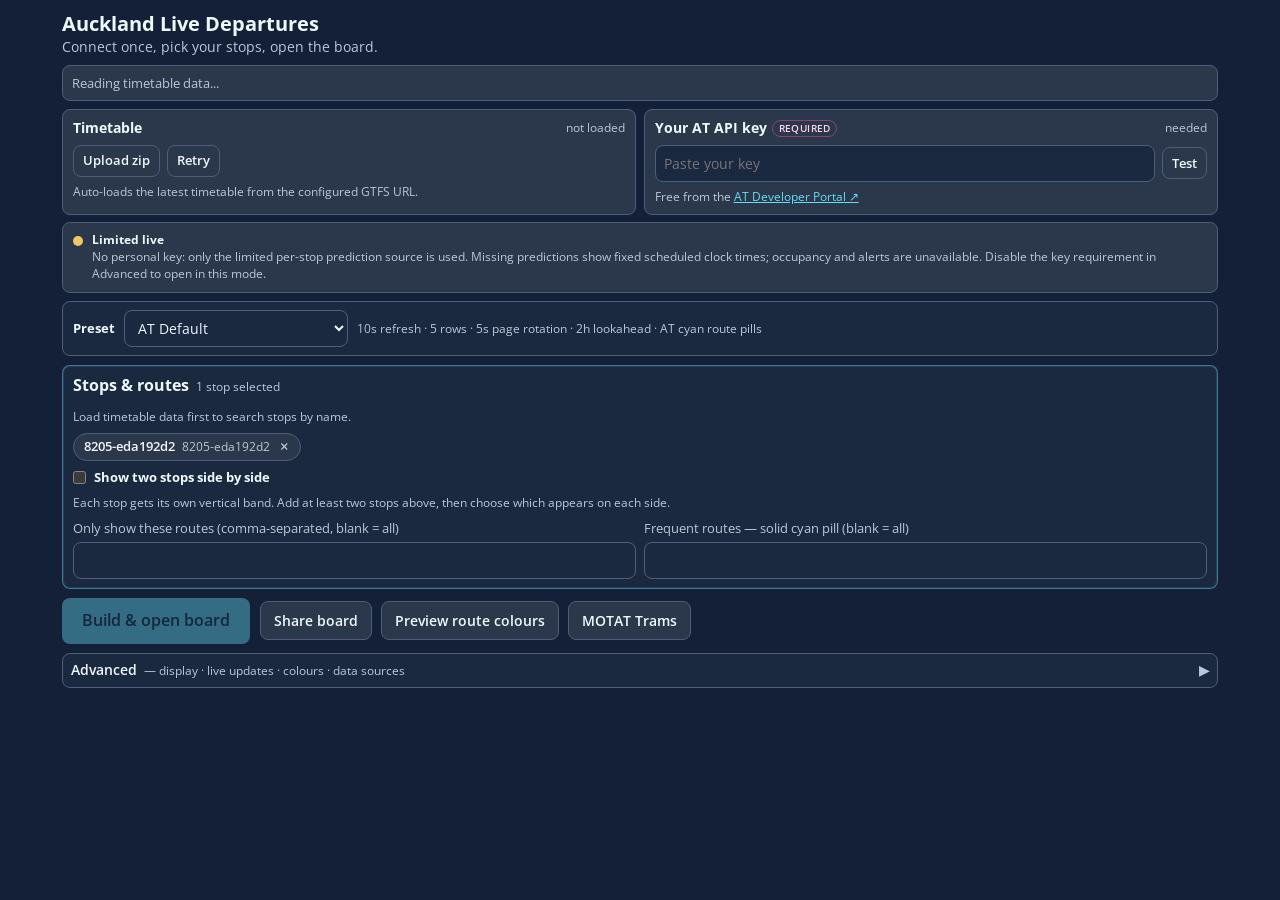
<file: index2.html>
<!doctype html>
<html lang="en">
<head>
  <meta charset="utf-8">
  <meta name="viewport" content="width=device-width, initial-scale=1">
  <title>Auckland Live Departures</title>
  <link rel="preconnect" href="https://fonts.googleapis.com">
  <link rel="preconnect" href="https://fonts.gstatic.com" crossorigin>
  <link href="https://fonts.googleapis.com/css2?family=Open+Sans:wght@400;600;700;800&display=swap" rel="stylesheet">
  <style>
    :root {
      color-scheme: dark;
      --bg: #142038;
      --surface: #1b2940;
      --surface2: #2b384b;
      --surface3: #36465f;
      --border: #4c5f79;
      --text: #eef8ff;
      --muted: #b9c8d8;
      --accent: #62ddf4;
      --accent-strong: #3ed2f1;
      --accent-text: #163047;
      --good: #62ddf4;
      --warn: #f1c666;
      --bad: #ee4ca4;
      --radius: 8px;
      font-family: "Open Sans", "Segoe UI", sans-serif;
    }
    * { box-sizing: border-box; margin: 0; }
    html, body { min-height: 100vh; }
    body {
      background: var(--bg);
      color: var(--text);
      line-height: 1.5;
    }
    button {
      font: inherit;
      border: 1px solid transparent;
      border-radius: var(--radius);
      padding: .5rem .8rem;
      font-weight: 600;
      cursor: pointer;
      transition: opacity .15s, border-color .15s, background .15s;
    }
    button:hover { opacity: .88; }
    button:disabled { opacity: .4; cursor: not-allowed; }
    button.primary { background: var(--accent); color: var(--accent-text); border-color: transparent; }
    button.ghost { background: var(--surface2); color: var(--text); border-color: var(--border); }
    button.danger { background: transparent; color: #ffc8e4; border-color: var(--bad); }
    button.small { padding: .32rem .58rem; font-size: .82rem; }
    input, textarea, select {
      font: inherit;
      width: 100%;
      border: 1px solid var(--border);
      border-radius: var(--radius);
      background: var(--surface);
      color: var(--text);
      padding: .42rem .55rem;
    }
    input:focus, textarea:focus { outline: none; border-color: var(--accent); }
    textarea { min-height: 3.1rem; resize: vertical; }
    textarea[name="routeColors"] { min-height: 14rem; font-family: ui-monospace, SFMono-Regular, Menlo, Consolas, monospace; }

    /* Setup */
    .setup {
      max-width: 1180px;
      margin: 0 auto;
      padding: .75rem;
      font-size: .9rem;
    }
    .setup-header {
      margin-bottom: .45rem;
    }
    .setup-header h1 {
      font-size: 1.25rem;
      line-height: 1.15;
      margin-bottom: .15rem;
    }
    .setup-header p { color: var(--muted); font-size: .86rem; }
    .quick-actions {
      display: flex;
      gap: .4rem;
      margin: .45rem 0;
      flex-wrap: wrap;
    }
    .status-bar {
      padding: .42rem .55rem;
      color: var(--muted);
      font-size: .84rem;
      min-height: 1.9rem;
      border: 1px solid var(--border);
      border-radius: var(--radius);
      background: var(--surface2);
    }
    .status-bar.error { color: #ffd0e9; border-color: var(--bad); background: rgba(238, 76, 164, .12); }
    .setup-layout {
      display: block;
    }
    /* Advanced section */
    .adv-group { border: 1px solid var(--border); border-radius: var(--radius); padding: .55rem .65rem; display: grid; gap: .45rem; background: rgba(255,255,255,.015); }
    .adv-head { display: flex; justify-content: space-between; align-items: baseline; gap: .5rem; }
    .adv-group h3 { margin: 0; font-size: .9rem; font-weight: 700; color: var(--text); }
    .adv-count { font-size: .75rem; font-weight: 400; color: var(--muted); margin-left: .35rem; }
    .adv-grid { display: grid; grid-template-columns: repeat(auto-fit, minmax(170px, 1fr)); gap: .45rem; }
    .unit-input { display: flex; align-items: center; border: 1px solid var(--border); border-radius: 8px; background: var(--surface2, transparent); overflow: hidden; }
    .unit-input input { border: 0 !important; margin: 0 !important; min-width: 0; flex: 1; background: transparent; }
    .unit-input span { padding: 0 .6rem; font-size: .78rem; color: var(--muted); white-space: nowrap; }
    .unit-input:focus-within { border-color: var(--accent); }
    .checkbox-label.plain { font-weight: 400 !important; font-size: .9rem; }
    .adv-group .four-way-settings { padding-bottom: 0; border-bottom: 0; margin-bottom: 0; }
    .adv-details > summary { list-style: none; cursor: pointer; display: flex; align-items: baseline; gap: .6rem; }
    .adv-details > summary::-webkit-details-marker { display: none; }
    .adv-details > summary::before { content: "\25B6"; font-size: .65rem; color: var(--muted); transition: transform .2s; }
    .adv-details[open] > summary::before { transform: rotate(90deg); }
    .adv-details > summary .hint { margin: 0; }
    .adv-details-body { display: grid; gap: .45rem; margin-top: .45rem; }
    .adv-danger { display: flex; justify-content: space-between; align-items: center; gap: .8rem; border-color: rgba(255, 99, 132, .35); }
    .adv-danger .hint { margin-top: .1rem; }
    button.danger.confirming { background: #c0304a; color: #fff; }
    .adv-group textarea[name=routeColors] { min-height: 0; height: 7.2rem; resize: vertical; }
    /* Stop-level notices from AT take over the footer and scroll, like AT's own boards. */
    .board-footer.notice .legend,
    .board-footer.notice .mode-indicator { display: none; }
    .board-footer.notice .ticker { text-align: left; text-overflow: clip; font-weight: 700; }
    /* Soft fade where the message meets the clock (and as it enters), like AT's boards. */
    .board-footer.notice .ticker {
      -webkit-mask-image: linear-gradient(to right, transparent 0, #000 2rem, #000 calc(100% - 5rem), transparent 100%);
      mask-image: linear-gradient(to right, transparent 0, #000 2rem, #000 calc(100% - 5rem), transparent 100%);
    }
    .board-footer.notice-high { background: #e6007e; border-color: #ff4fb0; }
    .board-footer.notice-high .ticker,
    .board-footer.notice-high .clock { color: #fff; }
    .board-footer.notice-low { background: #f4f7fa; border-color: #ffffff; }
    .board-footer.notice-low .ticker,
    .board-footer.notice-low .clock { color: #142033; }
    .board-shell.frameless .board-footer.notice-high { background: #e6007e; }
    .board-shell.frameless .board-footer.notice-low { background: #f4f7fa; }
    .marquee { display: inline-block; padding-left: 100%; white-space: nowrap; animation: marquee linear infinite; will-change: transform; }
    @keyframes marquee { from { transform: translateX(0); } to { transform: translateX(-100%); } }
    @media (prefers-reduced-motion: reduce) {
      .marquee { animation: none; padding-left: 0; }
      .board-footer.notice .ticker { text-overflow: ellipsis; }
    }
    .debug-grid {
      display: flex;
      flex-wrap: wrap;
      gap: .35rem;
      margin: .45rem 0;
    }
    .debug-item {
      display: inline-flex;
      gap: .35rem;
      padding: .28rem .45rem;
      border: 1px solid var(--border);
      border-radius: var(--radius);
      background: var(--surface2);
      color: var(--muted);
      font-size: .78rem;
    }
    .debug-item strong { color: var(--text); font-weight: 800; text-align: right; }
    .note {
      border: 1px solid var(--border);
      border-radius: var(--radius);
      background: var(--surface2);
      color: var(--muted);
      font-size: .8rem;
      padding: .4rem .5rem;
    }
    .link-row {
      display: flex;
      gap: .5rem;
      flex-wrap: wrap;
      align-items: center;
    }
    .link-button {
      display: inline-flex;
      align-items: center;
      border: 1px solid var(--border);
      border-radius: var(--radius);
      padding: .32rem .58rem;
      color: var(--text);
      font-size: .82rem;
      font-weight: 600;
      text-decoration: none;
      background: var(--surface2);
    }
    .link-button:hover { border-color: var(--accent); color: var(--text); }
    .section {
      background: var(--surface);
      border: 1px solid var(--border);
      border-radius: var(--radius);
      margin-bottom: .45rem;
      overflow: hidden;
    }
    .section-header {
      padding: .36rem .5rem;
      font-weight: 600;
      cursor: pointer;
      display: flex;
      justify-content: space-between;
      align-items: center;
      user-select: none;
    }
    .section-header:hover { background: var(--surface2); }
    .section-header .arrow { transition: transform .2s; font-size: .8rem; color: var(--muted); }
    .section-header .arrow.open { transform: rotate(90deg); }
    .section-status { font-size: .75rem; font-weight: 400; color: var(--muted); margin-left: .45rem; }
    .section-body {
      padding: 0 .5rem .45rem;
      display: grid;
      gap: .42rem;
    }
    .section-body.hidden { display: none; }
    .field label {
      display: block;
      font-size: .8rem;
      color: var(--muted);
      margin-bottom: .25rem;
      font-weight: 400;
    }
    .hint {
      color: var(--muted);
      font-size: .78rem;
      line-height: 1.35;
      margin-top: .22rem;
    }
    .row { display: grid; grid-template-columns: 1fr 1fr; gap: .45rem; }
    .stop-results {
      max-height: 10rem;
      overflow-y: auto;
      display: grid;
      gap: .4rem;
    }
    .stop-item {
      display: flex;
      align-items: center;
      gap: .6rem;
      padding: .38rem .48rem;
      background: var(--surface2);
      border: 1px solid var(--border);
      border-radius: var(--radius);
      font-size: .85rem;
    }
    .stop-item .name { flex: 1; font-weight: 600; }
    .stop-item .id { color: var(--muted); font-size: .78rem; }
    .step {
      background: var(--surface);
      border: 1px solid var(--border);
      border-radius: var(--radius);
      padding: .55rem .65rem;
      margin-bottom: .45rem;
      display: grid;
      gap: .45rem;
    }
    .step h2 { font-size: .98rem; font-weight: 700; }
    .step-status { font-size: .75rem; font-weight: 400; color: var(--muted); margin-left: .4rem; }
    .ok { color: var(--good); }
    .chips { display: flex; flex-wrap: wrap; gap: .35rem; }
    .checkbox-label { display: inline-flex !important; align-items: center; gap: .5rem; cursor: pointer; color: var(--text) !important; font-weight: 700 !important; }
    .checkbox-label input { width: auto; margin: 0; }
    .dual-stop-settings { display: grid; grid-template-columns: repeat(2, minmax(0, 1fr)); gap: .65rem; }
    .dual-stop-settings input { margin-top: .4rem; }
    .chip {
      display: inline-flex;
      align-items: center;
      gap: .15rem;
      background: var(--surface2);
      border: 1px solid var(--border);
      border-radius: 999px;
      padding: .2rem .25rem .2rem .6rem;
      font-size: .82rem;
      font-weight: 600;
    }
    .chip .chip-id { color: var(--muted); font-weight: 400; font-size: .74rem; margin-left: .3rem; }
    .chip button { padding: 0 .45rem; background: transparent; border: none; color: var(--muted); font-size: .95rem; line-height: 1.3; }
    .chip button:hover { color: #ffd0e9; opacity: 1; }
    .cta-row { display: flex; flex-wrap: wrap; align-items: center; gap: .6rem; margin: .55rem 0; }
    .cta-row .primary { font-size: 1.02rem; padding: .62rem 1.2rem; }

    /* Connect strip (timetable + API key) */
    .connect { display: grid; grid-template-columns: 1fr 1fr; gap: .5rem; margin: .5rem 0; }
    .connect-pill {
      position: relative;
      overflow: hidden;
      border: 1px solid var(--border);
      border-radius: var(--radius);
      background: var(--surface2);
      padding: .5rem .6rem;
      display: grid;
      gap: .4rem;
      align-content: start;
    }
    .connect-pill.done { background: rgba(98, 221, 244, .08); border-color: rgba(98, 221, 244, .4); }
    .connect-pill.bad { background: rgba(238, 76, 164, .1); border-color: var(--bad); }
    .pill-head { display: flex; justify-content: space-between; align-items: center; gap: .5rem; }
    .pill-title { font-weight: 700; font-size: .86rem; }
    .pill-title .req {
      font-weight: 600; font-size: .64rem; text-transform: uppercase; letter-spacing: .04em;
      color: #ffd0e9; border: 1px solid rgba(238, 76, 164, .5); border-radius: 999px;
      padding: .02rem .34rem; margin-left: .35rem; vertical-align: middle;
    }
    .pill-state { font-size: .76rem; color: var(--muted); white-space: nowrap; }
    .pill-state.ok { color: var(--good); font-weight: 700; }
    .pill-state.bad { color: #ffd0e9; font-weight: 700; }
    .pill-sub { font-size: .75rem; color: var(--muted); }
    .pill-sub a { color: var(--accent); }
    .pill-actions { display: flex; gap: .4rem; align-items: center; }
    .pill-actions input[name=subscriptionKey] { flex: 1; }
    .pill-actions .link-button, .pill-actions button { flex: none; }
    .timetable-loader {
      position: absolute;
      inset: 0;
      z-index: 2;
      display: grid;
      place-content: center;
      gap: .55rem;
      text-align: center;
      background: linear-gradient(110deg, rgba(24, 33, 48, .96), rgba(31, 47, 64, .96));
      color: var(--text);
    }
    .loader-track {
      position: relative;
      width: min(15rem, 70vw);
      height: 2.2rem;
      overflow: hidden;
    }
    .loader-track::after {
      content: "";
      position: absolute;
      left: 0;
      right: 0;
      bottom: .28rem;
      height: 2px;
      background: repeating-linear-gradient(90deg, rgba(98,221,244,.25) 0 12px, transparent 12px 20px);
    }
    .loader-bus {
      position: absolute;
      left: 0;
      bottom: .42rem;
      width: 3.3rem;
      height: 1.45rem;
      border-radius: .45rem .55rem .25rem .25rem;
      background: linear-gradient(180deg, #73e8fa, #36bdd8);
      box-shadow: 0 0 18px rgba(98,221,244,.35);
      animation: timetable-trip 2.4s ease-in-out infinite;
    }
    .loader-bus::before {
      content: "";
      position: absolute;
      inset: .25rem .32rem .55rem;
      border-radius: .15rem;
      background: repeating-linear-gradient(90deg, #20324a 0 .58rem, transparent .58rem .72rem);
    }
    .loader-bus::after {
      content: "";
      position: absolute;
      left: .45rem;
      right: .45rem;
      bottom: -.2rem;
      height: .42rem;
      background: radial-gradient(circle at .2rem .2rem, #101824 0 .2rem, transparent .21rem), radial-gradient(circle at calc(100% - .2rem) .2rem, #101824 0 .2rem, transparent .21rem);
    }
    .loader-copy { font-size: .8rem; font-weight: 700; letter-spacing: .02em; }
    .loader-copy span::after { content: ""; animation: loading-dots 1.4s steps(4, end) infinite; }
    @keyframes timetable-trip {
      0% { transform: translateX(-3.5rem); opacity: 0; }
      15%, 85% { opacity: 1; }
      100% { transform: translateX(15rem); opacity: 0; }
    }
    @keyframes loading-dots {
      0% { content: ""; }
      25% { content: "."; }
      50% { content: ".."; }
      75%, 100% { content: "..."; }
    }
    @media (prefers-reduced-motion: reduce) {
      .loader-bus { animation: none; left: calc(50% - 1.65rem); }
      .loader-copy span::after { animation: none; content: "..."; }
    }
    input.key-bad { border-color: var(--bad); }
    .mode-explainer {
      display: flex;
      align-items: flex-start;
      gap: .55rem;
      margin: -.05rem 0 .55rem;
      padding: .55rem .65rem;
      border: 1px solid var(--border);
      border-radius: var(--radius);
      background: var(--surface2);
      color: var(--muted);
      font-size: .78rem;
      line-height: 1.35;
    }
    .mode-explainer strong { color: var(--text); white-space: nowrap; }
    .preset-bar {
      display: grid;
      grid-template-columns: auto minmax(10rem, 14rem) minmax(0, 1fr);
      align-items: center;
      gap: .55rem;
      margin: 0 0 .55rem;
      padding: .5rem .65rem;
      border: 1px solid var(--border);
      border-radius: var(--radius);
      background: var(--surface);
    }
    .preset-bar label { font-size: .82rem; font-weight: 700; color: var(--text); }
    .preset-bar select { padding: .42rem .55rem; }
    .preset-summary { min-width: 0; color: var(--muted); font-size: .75rem; line-height: 1.3; }
    .mode-dot {
      width: .62rem;
      height: .62rem;
      margin-top: .22rem;
      border-radius: 999px;
      background: var(--muted);
      flex: none;
    }
    .mode-dot.full { background: var(--good); }
    .mode-dot.limited { background: var(--warn); }
    .mode-dot.degraded, .mode-dot.scheduled { background: var(--bad); }
    button.linkish {
      background: none; border: none; padding: 0; color: var(--accent);
      font-size: inherit; font-weight: 600; text-decoration: underline; cursor: pointer;
    }
    button.linkish:hover { opacity: .85; }

    /* Focused step + stop result meta + inline preview */
    .step.focus { border-color: rgba(98, 221, 244, .45); box-shadow: inset 0 0 0 1px rgba(98, 221, 244, .12); }
    .stop-item .name { flex: 1; font-weight: 600; display: flex; flex-direction: column; }
    .stop-item .name .meta { font-weight: 400; color: var(--muted); font-size: .72rem; }
    .preview { border: 1px dashed var(--border); border-radius: var(--radius); padding: .45rem .55rem; display: grid; gap: .35rem; background: var(--surface); }
    .preview-title { font-size: .7rem; color: var(--muted); text-transform: uppercase; letter-spacing: .05em; }
    .preview-row { display: grid; grid-template-columns: auto 1fr auto; align-items: center; gap: .55rem; font-size: .92rem; }
    .preview-row .pv-pill {
      display: inline-flex; justify-content: center; align-items: center;
      min-width: 2.7rem; height: 1.55rem; padding: 0 .42rem; border-radius: 6px;
      background: linear-gradient(180deg, #73e8fa 0%, #57d9f2 100%);
      color: var(--accent-text); font-weight: 700; font-size: .85rem;
    }
    .preview-row .pv-due { font-weight: 700; white-space: nowrap; }
    .preview-empty { font-size: .78rem; color: var(--muted); }
    @media (max-width: 700px) {
      .connect { grid-template-columns: 1fr; }
      .preset-bar { grid-template-columns: 1fr; }
    }

    /* Board */
    .board {
      min-height: 100vh;
      padding: 1.25rem;
      display: flex;
      flex-direction: column;
      position: relative;
    }
    .board.frameless {
      padding: 0;
    }
    .chrome-toggle {
      position: absolute;
      top: .2rem;
      right: .25rem;
      z-index: 20;
      min-width: 1.6rem;
      min-height: 1.6rem;
      padding: 0;
      border-radius: 999px;
      background: rgba(43, 56, 75, .9);
      border-color: rgba(185, 200, 216, .28);
      color: #d9ecf7;
      font-size: .72rem;
      line-height: 1;
    }
    .chrome-toggle:hover {
      background: rgba(54, 70, 95, .95);
      border-color: rgba(98, 221, 244, .45);
    }
    .board.frameless .chrome-toggle {
      top: .18rem;
      right: .18rem;
      opacity: .1;
      background: transparent;
      border-color: transparent;
      color: #f0fbff;
    }
    .board.frameless .chrome-toggle:hover {
      opacity: .45;
      background: rgba(43, 56, 75, .55);
      border-color: rgba(185, 200, 216, .18);
    }
    .board-shell {
      flex: 1;
      background: var(--surface2);
      border: 1px solid #41516a;
      border-radius: var(--radius);
      display: flex;
      flex-direction: column;
      min-height: 0;
      gap: .6rem;
      padding: .7rem;
      box-shadow: inset 0 0 0 1px rgba(255,255,255,.03);
    }
    .board-shell.frameless {
      background: transparent;
      border-color: transparent;
      box-shadow: none;
      padding: 0;
      gap: 0;
    }
    .board-header {
      display: flex;
      justify-content: space-between;
      align-items: flex-start;
      padding: .2rem .2rem .1rem;
    }
    .board-header h1 {
      font-size: clamp(1.6rem, 3.5vw, 3rem);
      line-height: 1.1;
      font-weight: 700;
    }
    .board-header .sub { color: var(--muted); font-size: .9rem; }
    .board-meta {
      text-align: right;
      font-size: .9rem;
      color: #d9ecf7;
      display: flex;
      flex-direction: column;
      gap: .3rem;
      align-items: flex-end;
      width: 100%;
    }
    .board-meta-top {
      display: flex;
      align-items: center;
      justify-content: flex-end;
      gap: .7rem;
      width: 100%;
    }
    .share-dialog {
      margin: auto;
      width: min(36rem, calc(100vw - 2rem));
      padding: 1.4rem;
      border: 1px solid var(--border);
      border-radius: var(--radius);
      background: var(--surface);
      color: var(--text);
      box-shadow: 0 1rem 4rem #0008;
    }
    .share-dialog::backdrop { background: #0009; }
    .shared-board-notice { color: var(--accent); font-size: .9rem; margin: .5rem 0; }
    .share-dialog p { margin: .7rem 0; }
    .share-dialog input { width: 100%; margin-top: .35rem; }
    .share-dialog-actions { display: flex; gap: .5rem; margin-top: 1rem; }
    .board-controls {
      display: flex;
      gap: .3rem;
      flex-wrap: wrap;
      justify-content: flex-end;
    }
    .board-shell.frameless .board-header {
      display: none;
    }
    .board-shell.frameless .board-controls {
      display: none;
    }
    .board-shell.frameless .board-meta-top {
      display: none;
    }
    .board-shell.frameless .alert-banner {
      display: none;
    }
    .board-body {
      flex: 1;
      min-height: 0;
      display: flex;
      flex-direction: column;
    }
    /* Scale every dual-board column from the same unit as the CSS viewport narrows at page zoom. */
    .dual-mode { --dual-unit: clamp(.625rem, 1.25vw, 1rem); }
    .dual-mode.board:not(.frameless) { padding: calc(.5 * var(--dual-unit)); }
    .dual-mode .board-shell:not(.frameless) { padding: calc(.4 * var(--dual-unit)); gap: calc(.35 * var(--dual-unit)); }
    /* Dual mode: the top bar is controls only. Status lives in the footer pill and page
       numbers in each column header, so the meta line would just repeat them. */
    .dual-mode .board-header { padding: 0; }
    .dual-mode .board-meta { flex-direction: row; justify-content: flex-end; gap: 0; }
    .dual-mode .board-meta-top { display: none; }
    .dual-mode .board-controls { margin-right: 2rem; } /* clear the corner frame toggle */
    .dual-mode .board-controls button { padding: calc(.18 * var(--dual-unit)) calc(.55 * var(--dual-unit)); font-size: calc(.78 * var(--dual-unit)); line-height: 1.2; }
    .dual-mode .alert-banner { padding: calc(.3 * var(--dual-unit)) calc(.7 * var(--dual-unit)); font-size: calc(.85 * var(--dual-unit)); }
    .dual-bands {
      flex: 1;
      min-height: 0;
      display: grid;
      grid-template-columns: repeat(2, minmax(0, 1fr));
      gap: calc(.7 * var(--dual-unit, 1rem));
    }
    .dual-band {
      min-width: 0;
      min-height: 0;
      display: flex;
      flex-direction: column;
      overflow: hidden;
      border: 1px solid rgba(185, 200, 216, .3);
      border-radius: var(--radius);
      background: var(--surface);
    }
    .four-way-band > .dual-band-header { flex-shrink: 0; }
    .four-way-band > .dep-table { flex: var(--section-rows) 1 0; }
    .four-way-band > .train-table { grid-template-rows: minmax(0, 1fr); }
    .train-station-strip {
      flex: 0 0 auto;
      display: flex;
      justify-content: space-between;
      gap: .5rem;
      padding: .12rem calc(.6 * var(--dual-unit));
      font-size: calc(.75 * var(--dual-unit));
      line-height: 1.2;
      color: #d9ecf7;
      background: rgba(98, 221, 244, .1);
      border-top: 1px solid rgba(185, 200, 216, .35);
      overflow: hidden;
      white-space: nowrap;
    }
    .train-station-strip span { color: var(--muted); }
    .placeholder-row { color: var(--muted); font-size: calc(1 * var(--dual-unit)); }
    .placeholder-row > span { grid-column: 1 / -1; }
    .four-way-settings { padding-bottom: .8rem; border-bottom: 1px solid rgba(185, 200, 216, .2); margin-bottom: .8rem; }
    .dual-band-header {
      display: flex;
      align-items: center;
      justify-content: space-between;
      gap: calc(.6 * var(--dual-unit));
      padding: calc(.28 * var(--dual-unit)) calc(.7 * var(--dual-unit));
      background: rgba(98, 221, 244, .12);
      border-bottom: 1px solid rgba(98, 221, 244, .25);
    }
    .dual-band:nth-child(2) .dual-band-header { background: rgba(241, 198, 102, .1); border-color: rgba(241, 198, 102, .25); }
    /* Direction and stop number share one line. */
    .dual-band-header > div { min-width: 0; display: flex; align-items: baseline; gap: calc(.6 * var(--dual-unit)); }
    .dual-direction { display: block; min-width: 0; overflow: hidden; white-space: nowrap; text-overflow: ellipsis; font-size: calc(1.6 * var(--dual-unit)); font-weight: 800; line-height: 1.15; padding-bottom: .15em; margin-bottom: -.15em; } /* room for descenders (y, g) under overflow:hidden without changing layout */
    .dual-stop-code { display: block; flex: none; color: var(--muted); font-size: calc(.85 * var(--dual-unit)); white-space: nowrap; }
    .dual-page { color: var(--muted); font-size: calc(1 * var(--dual-unit)); font-weight: 700; white-space: nowrap; }
    .dual-mode .dual-band .dep-table { border-radius: 0; }
    .dual-mode .dual-band .dep-head,
    .dual-mode .dual-band .dep-row {
      grid-template-columns: calc(8 * var(--dual-unit)) minmax(0, 1fr) calc(4.5 * var(--dual-unit)) calc(7.25 * var(--dual-unit));
      column-gap: calc(.25 * var(--dual-unit));
    }
    .dual-mode .dual-band .dep-row { padding: calc(.45 * var(--dual-unit)) calc(.6 * var(--dual-unit)); }
    .dual-mode .dual-band .dep-head { padding: calc(.12 * var(--dual-unit)) calc(.6 * var(--dual-unit)); font-size: calc(.8 * var(--dual-unit)); line-height: 1.2; }
    .dual-mode .dual-band .route-pill {
      width: calc(6.65 * var(--dual-unit));
      height: calc(2.85 * var(--dual-unit));
      padding: 0 calc(.45 * var(--dual-unit));
      border-radius: calc(.5 * var(--dual-unit));
      font-size: calc(1.95 * var(--dual-unit));
    }
    .dual-mode .dual-band .dest-cell strong {
      width: 100%;
      min-width: 0;
      font-size: calc(1.95 * var(--dual-unit));
      line-height: 1.05;
      max-height: 2.1em;
      overflow: hidden;
      overflow-wrap: anywhere;
    }
    .dual-mode .dual-band .occ-cell { gap: calc(.22 * var(--dual-unit)); }
    .dual-mode .dual-band .occ-cell svg { width: calc(.62 * var(--dual-unit)); height: calc(1.8 * var(--dual-unit)); }
    .dual-mode .dual-band .badge.cancelled { padding: calc(.2 * var(--dual-unit)) calc(.3 * var(--dual-unit)); font-size: calc(.75 * var(--dual-unit)); }
    .dual-mode .dual-band .due-cell { font-size: calc(2.4 * var(--dual-unit)); }
    .dual-mode .board-footer { gap: calc(.75 * var(--dual-unit)); padding: calc(.5 * var(--dual-unit)) calc(.85 * var(--dual-unit)); }
    .dual-mode .board-footer .legend { gap: calc(.5 * var(--dual-unit)); font-size: calc(1.1 * var(--dual-unit)); }
    .dual-mode .board-footer .ticker { font-size: calc(1.1 * var(--dual-unit)); }
    .dual-mode .board-footer .mode-indicator { font-size: calc(.9 * var(--dual-unit)); padding: calc(.18 * var(--dual-unit)) calc(.6 * var(--dual-unit)); }
    .dual-mode .board-footer .clock { font-size: calc(1.6 * var(--dual-unit)); }
    @media (max-width: 800px) and (orientation: landscape) {
      .dual-mode .dual-band .dep-head,
      .dual-mode .dual-band .dep-row {
        grid-template-columns: calc(8 * var(--dual-unit)) minmax(0, 1fr) calc(7.25 * var(--dual-unit));
      }
      .dual-mode .dual-band .dep-head > div:nth-child(3),
      .dual-mode .dual-band .dep-row > div:nth-child(3) { display: none; }
      /* The Cancelled badge lives in that hidden column, so repeat it above the time. */
      .dual-mode .dual-band .badge.due-badge { display: block; width: fit-content; margin: 0 0 calc(.2 * var(--dual-unit)) auto; padding: calc(.15 * var(--dual-unit)) calc(.3 * var(--dual-unit)); font-size: calc(.75 * var(--dual-unit)); line-height: 1.2; }
    }
    .board.frameless.dual-mode .dual-bands { gap: 0; }
    .board.frameless.dual-mode .dual-band { border-radius: 0; border-top: 0; border-bottom: 0; }
    .alert-banner {
      padding: .6rem .8rem;
      border-radius: var(--radius);
      font-size: .9rem;
      border: 1px solid;
    }
    .alert-banner.warn { background: rgba(241, 198, 102, .12); border-color: rgba(241, 198, 102, .4); color: #ffe2a2; }
    .alert-banner.bad { background: rgba(238, 76, 164, .14); border-color: rgba(238, 76, 164, .4); color: #ffd0e9; }
    .dep-table {
      width: 100%;
      flex: 1;
      min-height: 0;
      background: var(--surface);
      border-radius: var(--radius);
      overflow: hidden;
      display: grid;
      grid-template-rows: auto minmax(0, 1fr);
    }
    .board.frameless .dep-table,
    .board.frameless .empty-state {
      border-radius: 0;
    }
    .dep-head,
    .dep-row {
      display: grid;
      grid-template-columns: 8.75rem minmax(0, 1fr) 8.75rem clamp(9rem, 10vw, 10rem);
      align-items: center;
    }
    .dep-head {
      padding: .32rem .9rem .28rem;
      font-size: clamp(.88rem, .95vw, .98rem);
      font-weight: 700;
      color: #f0fbff;
      background: rgba(255,255,255,.03);
    }
    .dep-head > div:last-child,
    .dep-row > div:last-child {
      text-align: right;
    }
    .dep-head > div:nth-child(3),
    .dep-row > div:nth-child(3) {
      text-align: center;
    }
    .dep-rows {
      min-height: 0;
      display: grid;
      grid-template-rows: repeat(var(--row-count, 1), minmax(0, 1fr));
    }
    .dep-row {
      padding: .5rem .9rem;
      border-top: 1px solid rgba(185, 200, 216, .18);
      min-height: 0;
    }
    .dep-row > div,
    .dep-head > div {
      min-width: 0;
    }
    .route-pill {
      display: inline-flex;
      justify-content: center;
      align-items: center;
      width: 6.65rem;
      height: 2.85rem;
      padding: 0 .45rem;
      border-radius: 8px;
      font-weight: 700;
      font-size: 1.95rem;
      line-height: 1;
      letter-spacing: 0;
      background: linear-gradient(180deg, #73e8fa 0%, #57d9f2 100%);
      color: var(--accent-text);
      border: 1px solid rgba(255,255,255,.22);
      box-shadow: inset 0 0 0 1px rgba(255,255,255,.18);
      white-space: nowrap;
      overflow: hidden;
      text-overflow: ellipsis;
    }
    .route-pill.outline {
      background: transparent;
      color: var(--text);
      border: 2px solid rgba(222, 236, 248, .75);
      box-shadow: none;
    }
    .dest-cell strong {
      display: block;
      font-size: 1.95rem;
      font-weight: 700;
      line-height: 1;
    }
    .dest-cell {
      min-height: 100%;
      display: flex;
      align-items: center;
    }
    .badge {
      display: inline-block;
      padding: .28rem .72rem;
      border-radius: 8px;
      font-weight: 600;
      font-size: .84rem;
    }
    .badge.cancelled { color: #fff3fb; background: var(--bad); border: 1px solid transparent; font-size: 1.05rem; font-weight: 700; padding: .3rem .85rem; }
    .occ-cell {
      display: flex;
      align-items: flex-end;
      justify-content: center;
      gap: .22rem;
      color: rgba(222, 236, 248, .9);
    }
    .occ-cell svg { display: block; fill: currentColor; width: 0.62rem; height: 1.8rem; }
    .occ-cell .dim { color: rgba(185, 200, 216, .38); }
    .due-badge { display: none; }
    .due-cell {
      text-align: right;
      font-size: clamp(1.9rem, 2.8vw, 3rem);
      font-weight: 700;
      font-variant-numeric: tabular-nums;
      font-feature-settings: "tnum" 1;
      color: #f0fbff;
      white-space: nowrap;
      line-height: 1;
    }
    .empty-state {
      flex: 1;
      display: grid;
      place-content: center;
      text-align: center;
      min-height: 12rem;
      color: var(--muted);
      background: var(--surface);
      border-radius: var(--radius);
    }
    .board-footer {
      display: flex;
      align-items: center;
      gap: .75rem;
      background: rgba(98, 221, 244, .08);
      border-radius: var(--radius);
      /* One slim line: everything here is secondary to the departures above. */
      padding: .5rem .85rem;
      line-height: 1.2;
      min-height: 0;
      overflow: hidden;
      border: 1px solid rgba(98, 221, 244, .18);
    }
    .board-shell.frameless .board-footer {
      border-left-color: transparent;
      border-right-color: transparent;
      border-bottom-color: transparent;
      border-radius: 0;
      padding-left: .5rem;
      padding-right: .5rem;
      background: transparent;
    }
    .legend {
      display: flex;
      align-items: center;
      gap: .55rem;
      white-space: nowrap;
      color: #e9fbff;
      font-size: clamp(.95rem, 1.15vw, 1.2rem);
      font-weight: 600;
    }
    .legend-swatch {
      width: 1em;
      height: 1em;
      border-radius: .28em;
      background: linear-gradient(180deg, #73e8fa 0%, #57d9f2 100%);
      flex: none;
    }
    .ticker {
      flex: 1;
      overflow: hidden;
      white-space: nowrap;
      text-overflow: ellipsis;
      color: #ffe2a2;
      font-size: clamp(.95rem, 1.15vw, 1.15rem);
      font-weight: 600;
      text-align: center;
    }
    .mode-indicator {
      display: inline-flex;
      align-items: center;
      gap: .42rem;
      flex: none;
      max-width: 42%;
      padding: .2rem .6rem;
      border: 1px solid rgba(185, 200, 216, .28);
      border-radius: 999px;
      color: #e9fbff;
      background: rgba(185, 200, 216, .08);
      font-size: clamp(.78rem, .95vw, .98rem);
      font-weight: 700;
      white-space: nowrap;
      overflow: hidden;
      text-overflow: ellipsis;
    }
    .mode-indicator.full { border-color: rgba(91, 214, 143, .45); background: rgba(91, 214, 143, .12); }
    .mode-indicator.limited { border-color: rgba(241, 198, 102, .5); background: rgba(241, 198, 102, .12); color: #ffe2a2; }
    .mode-indicator.degraded,
    .mode-indicator.scheduled { border-color: rgba(238, 76, 164, .45); background: rgba(238, 76, 164, .12); color: #ffd0e9; }
    .mode-indicator .mode-dot { margin-top: 0; }
    .ambient-status {
      display: none;
      width: .68rem;
      height: .68rem;
      border-radius: 999px;
      flex: none;
      opacity: .88;
    }
    .ambient-status.good { background: var(--good); box-shadow: 0 0 .72rem rgba(91, 214, 143, .72); }
    .ambient-status.warn { background: var(--warn); box-shadow: 0 0 .72rem rgba(241, 198, 102, .68); }
    .ambient-status.bad { background: var(--bad); box-shadow: 0 0 .72rem rgba(238, 76, 164, .68); }
    .board-shell.frameless .mode-indicator { display: none; }
    .clock {
      font-weight: 700;
      /* A reference clock, not a headline: sized just above the ticker text. */
      font-size: clamp(1.2rem, 1.5vw, 1.75rem);
      font-variant-numeric: tabular-nums;
      white-space: nowrap;
      padding: 0;
      background: transparent;
      border-radius: var(--radius);
      color: #f1fbff;
    }
    @media (max-width: 700px) and (orientation: portrait) {
      .setup { padding: .5rem; }
      .dual-stop-settings { grid-template-columns: 1fr; }
      .board { padding: .5rem; }
      .board-header { flex-direction: column; gap: .5rem; }
      .board-meta { text-align: left; align-items: flex-start; }
      .board-meta-top { justify-content: space-between; }
      .board-controls { justify-content: flex-start; }
      .row { grid-template-columns: 1fr; }
      .dep-head { display: none; }
      .dep-table, .dep-rows, .dep-row { display: block; width: 100%; }
      .dep-row { padding: .6rem 0; border-top: 1px solid rgba(185, 200, 216, .18); }
      .dep-row > div { padding: .3rem .8rem; text-align: left !important; }
      .dep-head,
      .dep-row {
        grid-template-columns: 1fr;
      }
      .route-pill { width: 5.7rem; height: 3rem; font-size: 1.7rem; }
      .dest-cell { min-height: auto; }
      .dest-cell strong { font-size: 1.7rem; }
      .due-cell { font-size: clamp(1.6rem, 9vw, 2.7rem); }
      .due-cell { text-align: left; }
      .board-footer { flex-wrap: wrap; gap: .25rem .6rem; padding: .3rem .6rem; }
      .board-footer .ticker:empty { display: none; }
      .mode-indicator { max-width: 100%; order: 3; }
      .dual-bands { grid-template-columns: 1fr; overflow-y: auto; }
      .dual-mode .dual-band .dep-table,
      .dual-mode .dual-band .dep-rows,
      .dual-mode .dual-band .dep-row { display: block; }
    }
  </style>
</head>
<body>
  <div id="app"></div>
  <script>
    const STORE_KEY = "akl-pid-v2";
    // Credential embedded in AT's live-departures web page. It provides limited per-stop
    // predictions without a personal key, but does not replace the comprehensive GTFS-RT
    // feeds. Kept as a fallback if config migration removes departuresKey.
    const DEPARTURES_KEY = "0526f69dcb074a4b8df741eef46121fc";
    const DEFAULT_GTFS_URL = "https://raw.githubusercontent.com/justinhu-nz/auckland-gtfs/refs/heads/main/gtfs.zip";
    // Same feed as plain .txt files, for browsers without DecompressionStream (older Safari/Firefox).
    // Any GTFS URL ending in "/" is treated as a folder of unpacked files.
    const DEFAULT_GTFS_UNPACKED_URL = "https://raw.githubusercontent.com/justinhu-nz/auckland-gtfs/refs/heads/main/gtfs/";
    const LEGACY_GTFS_URLS = new Set([
      "https://gtfs.at.govt.nz/gtfs.zip",
      "https://github.com/justinhu-nz/auckland-gtfs/raw/refs/heads/main/gtfs.zip",
      "gtfs.zip",
      "gtfs (1).zip"
    ]);
    const DEFAULT_ROUTE_COLORS = `BAYS: #4FAFBD / #000000
BIRK: #4FAFBD / #000000
DEV: #4FAFBD / #000000
GULF: #4FAFBD / #000000
HMB: #4FAFBD / #000000
HOBS: #4FAFBD / #000000
MTIA: #4FAFBD / #000000
MTID: #4FAFBD / #000000
PINE: #4FAFBD / #000000
RAK: #4FAFBD / #000000
WSTH: #4FAFBD / #000000
INN: #6CB655 / #000000
OUT: #E99C3F / #000000
AIR: #E99C3F / #000000
CTY: #D9322A / #FFFFFF
TMK: #3278B8 / #FFFFFF
E-W: #A3C850 / #000000
O-W: #4BAEE8 / #000000
S-C: #D03A2E / #FFFFFF
NX1: #23408B / #FFFFFF
NX2: #4AA5B5 / #FFFFFF
WX1: #3E8C52 / #FFFFFF`;
    const PREVIOUS_DEFAULT_ROUTE_COLORS = `BAYS: #1BE2F1 / #1F2A44
BIRK: #1BE2F1 / #1F2A44
DEV: #1BE2F1 / #1F2A44
GULF: #1BE2F1 / #1F2A44
HMB: #1BE2F1 / #1F2A44
HOBS: #1BE2F1 / #1F2A44
MTIA: #1BE2F1 / #1F2A44
MTID: #1BE2F1 / #1F2A44
PINE: #1BE2F1 / #1F2A44
RAK: #1BE2F1 / #1F2A44
WSTH: #1BE2F1 / #1F2A44
INN: #6CB655 / #FFFFFF
OUT: #E99C3F / #FFFFFF
AIR: #E99C3F / #1F2A44
CTY: #D9322A / #FFFFFF
TMK: #3278B8 / #FFFFFF
E-W: #A3C850 / #1F2A44
O-W: #4BAEE8 / #1F2A44
S-C: #D03A2E / #FFFFFF`;
    const LEGACY_DEFAULT_ROUTE_COLORS = new Set([
      PREVIOUS_DEFAULT_ROUTE_COLORS,
      PREVIOUS_DEFAULT_ROUTE_COLORS.replace("AIR: #E99C3F / #1F2A44", "AIR: #E99C3F / #FFFFFF")
    ]);
    const PRESETS = {
      "at-default": {
        label: "AT Default",
        summary: "10s refresh · 5 rows · 5s page rotation · 2h lookahead · AT cyan route pills",
        config: {
          pollSeconds: 10,
          pageSize: 5,
          rotateSeconds: 5,
          lookaheadHours: 2,
          frequentRoutes: ""
        }
      }
    };
    // Filled in at deploy time from the AT_API_KEY GitHub secret (see .github/workflows/deploy.yml).
    const BUILTIN_AT_KEY = "__AT_API_KEY__";
    const HAS_BUILTIN_KEY = !BUILTIN_AT_KEY.startsWith("__");
    function subscriptionKey(cfg) {
      const personal = String(cfg.subscriptionKey || "").trim();
      return personal || (HAS_BUILTIN_KEY && !isMotat() ? BUILTIN_AT_KEY : "");
    }
    const DEFAULT_CONFIG = {
      timezone: "Pacific/Auckland",
      gtfsUrl: DEFAULT_GTFS_URL,
      realtimeUrl: "https://api.at.govt.nz/realtime/legacy/tripupdates",
      alertsUrl: "https://api.at.govt.nz/realtime/legacy/servicealerts",
      vehiclesUrl: "https://api.at.govt.nz/realtime/legacy/vehiclelocations",
      departuresUrl: "https://api.at.govt.nz/serviceinfo/v1/departures",
      departuresKey: DEPARTURES_KEY,
      frequentRoutes: "",
      routeColors: DEFAULT_ROUTE_COLORS,
      subscriptionKey: "",
      pollSeconds: 10,
      pageSize: 5,
      rotateSeconds: 5,
      lockFirstPage: false,
      requireSubscriptionKey: true,
      lookaheadHours: 2,
      relativeCutoffMinutes: 60,
      staleMultiplier: 2,
      routeAllowlist: "",
      stopIds: "8205-eda192d2",
      dualStopMode: false,
      dualStopLeftId: "",
      dualStopRightId: "",
      dualStopLeftLabel: "",
      dualStopRightLabel: "",
      fourWayMode: false,
      trainStationLabel: "",
      trainLeftStopId: "",
      trainRightStopId: "",
      trainLeftRoutes: "",
      trainRightRoutes: "",
      chromeHidden: false,
      mode: "setup"
    };

    // ---------- MOTAT trams ----------
    // Western Springs Tramway: one 1.7 km line, MOTAT Great North Road <-> Aviation Hall.
    // Live positions come from MOTAT's public Traccar tracker (the read-only share session
    // behind tramtracker.motat.nz). Rows are shaped exactly like GTFS rows so the normal
    // board renders them. Timing constants were measured from the tracker's history
    // (30 Sep 2026, 24 runs): ~7 min end to end, ~1 min dwell at the Zoo, and trams leave
    // each terminus on the next quarter-hour at least ~4 min after arriving.
    const MOTAT_TOKEN = "PEhvkEuq8Pv9InaHvc594uffkEOv7ypV";
    // Track centreline from OpenStreetMap, GNR end first. Distances below are metres along it.
    const MOTAT_TRACK = [[-36.867879,174.727743],[-36.867884,174.72773],[-36.867889,174.727715],[-36.867898,174.727668],[-36.867922,174.727486],[-36.867951,174.727198],[-36.867965,174.727044],[-36.867966,174.72702],[-36.867967,174.727005],[-36.867965,174.726956],[-36.867957,174.726774],[-36.867979,174.726565],[-36.868038,174.726154],[-36.868041,174.726093],[-36.868043,174.726036],[-36.868043,174.725889],[-36.868039,174.725715],[-36.868034,174.725464],[-36.868012,174.724687],[-36.867951,174.722781],[-36.867947,174.722682],[-36.867902,174.721275],[-36.867872,174.720335],[-36.867863,174.720065],[-36.867862,174.719991],[-36.867835,174.719866],[-36.867826,174.719833],[-36.867817,174.719807],[-36.867799,174.71976],[-36.867782,174.719727],[-36.867762,174.719689],[-36.86774,174.719655],[-36.867702,174.719608],[-36.867576,174.719462],[-36.867557,174.719439],[-36.867459,174.71932],[-36.867407,174.719273],[-36.86735,174.719236],[-36.867293,174.719211],[-36.867248,174.719203],[-36.867207,174.719197],[-36.867148,174.719198],[-36.866955,174.719166],[-36.866875,174.719158],[-36.866819,174.71916],[-36.86659,174.719165],[-36.866002,174.719182],[-36.865894,174.719185],[-36.865308,174.719195],[-36.865157,174.719198],[-36.865124,174.719198],[-36.864523,174.71921],[-36.864257,174.719213],[-36.864219,174.719204],[-36.864174,174.719184],[-36.864162,174.719176],[-36.864127,174.719155],[-36.864086,174.719126],[-36.864053,174.719093],[-36.864029,174.719069],[-36.864005,174.719038],[-36.863975,174.718994],[-36.863949,174.718962],[-36.863927,174.718934],[-36.863894,174.7189],[-36.86385,174.718867],[-36.863813,174.718845],[-36.863768,174.718823],[-36.863506,174.718708],[-36.862287,174.718173],[-36.862226,174.718146],[-36.862196,174.718133],[-36.862156,174.718123],[-36.862096,174.718115],[-36.862006,174.718104],[-36.861944,174.718099],[-36.861862,174.718083],[-36.861823,174.718066],[-36.861783,174.718047],[-36.861739,174.718024],[-36.861641,174.717941],[-36.860926,174.717278],[-36.860869,174.717216],[-36.860811,174.717137],[-36.860744,174.717041],[-36.860679,174.716972],[-36.86065,174.716941],[-36.860385,174.716709],[-36.860286,174.716622],[-36.860028,174.716396],[-36.859975,174.716349],[-36.859901,174.716284]];
    // at = metres along the track where trams actually stop. up/down = measured seconds
    // from leaving GNR / Aviation Hall to arriving here.
    const MOTAT_STOPS = [
      { id: "motat-gnr", name: "MOTAT Great North Road", short: "Great North Road", at: 49, up: 0, down: 439 },
      { id: "motat-lakeside", name: "Western Springs Lakeside", short: "Western Springs Lakeside", at: 452, up: 59, down: 366, request: true },
      { id: "motat-motions", name: "Motions Road Corner", short: "Motions Road Corner", at: 750, up: 122, down: 290, request: true },
      { id: "motat-zoo", name: "Auckland Zoo", short: "Auckland Zoo", at: 1050, up: 199, down: 151 },
      { id: "motat-tapac", name: "TAPAC Car Park", short: "TAPAC", at: 1367, up: 340, down: 66, request: true },
      { id: "motat-aviation", name: "MOTAT Aviation Hall", short: "Aviation Hall", at: 1677, up: 414, down: 0 }
    ];
    const MOTAT_STOP_BY_ID = Object.fromEntries(MOTAT_STOPS.map(s => [s.id, s]));
    const MOTAT_GNR = MOTAT_STOPS[0], MOTAT_AVIATION = MOTAT_STOPS[MOTAT_STOPS.length - 1];
    // Seconds since leaving the origin terminus vs metres travelled, per direction
    // (1 = towards Aviation Hall, -1 = towards GNR). Includes the Zoo dwell.
    const MOTAT_PROFILE = {
      "1": [[0,0],[100,15],[200,36],[300,46],[400,62],[500,78],[600,96],[700,134],[800,162],[900,180],[1000,212],[1100,308],[1200,324],[1300,346],[1400,366],[1500,386],[1628,414]],
      "-1": [[0,0],[100,26],[200,47],[300,72],[400,92],[500,122],[600,152],[700,244],[800,261],[900,290],[1000,332],[1100,351],[1200,366],[1300,380],[1400,398],[1500,413],[1628,439]]
    };
    // Published terminus departures (MOTAT timetables, June 2026). Used when no tram is
    // live, and for first/last departure times.
    const MOTAT_TIMETABLE = {
      "motat-gnr": {
        weekday: "10:00 10:15 10:30 10:45 11:00 11:15 11:30 11:45 11:55 12:15 12:45 13:00 13:30 14:00 14:30 14:55 15:35 16:00",
        weekend: "10:00 10:15 10:30 10:45 11:00 11:15 11:30 12:00 12:30 13:00 13:15 13:30 13:45 14:00 14:15 14:30 15:00 15:15 15:30 15:45 16:00"
      },
      "motat-aviation": {
        weekday: "10:15 10:30 10:45 11:00 11:15 11:30 11:45 12:00 12:10 12:30 13:00 13:15 13:45 14:15 14:45 15:00 15:45 16:10",
        weekend: "10:15 10:30 10:45 11:00 11:15 11:30 11:45 12:15 12:45 13:15 13:30 13:45 14:00 14:15 14:30 15:00 15:15 15:30 15:45 16:00 16:10"
      }
    };
    const MOTAT_TERMINUS_M = 40;       // within this of a terminus stop = at the terminus
    const MOTAT_OFF_LINE_M = 40;       // further than this from the track = depot / yard
    const MOTAT_FIX_MAX_AGE_MS = 120000;
    const MOTAT_MIN_LAYOVER_MS = 4 * 60000;
    const MOTAT_DEFAULT_CONFIG = Object.assign({}, DEFAULT_CONFIG, {
      stopIds: "motat-zoo",
      routeColors: "TRAM: #E8D4BC / #000000",
      frequentRoutes: "",
      subscriptionKey: "",
      requireSubscriptionKey: false,
      trackerUrl: "https://tramtracker.motat.nz",
      trackerToken: MOTAT_TOKEN,
      closedDates: "2026-10-12..2026-10-16"
    });
    const newTrackerState = () => ({ trams: {}, names: {}, namesAt: 0, lastOk: 0, loggedIn: false, error: "", test: null, seeded: new Set() });
    const motat = newTrackerState();

    function loadMotatConfig() {
      const stored = loadJson("motat-config");
      const saved = stored && typeof stored === "object" && !Array.isArray(stored) ? stored : {};
      if (!saved.routeColors) delete saved.routeColors; // pick up the default tram colour
      return sanitizeConfig(Object.assign({}, MOTAT_DEFAULT_CONFIG, saved));
    }
    function switchSource(source) {
      clearTimers();
      realtimeRequestSeq++;
      state.refreshing = false; state.refreshFailed = false;
      if (motat.test === "testing") motat.test = null;
      if (state.gtfsLoading) state.autoGtfsAttempted = false;
      gtfsLoadSeq++; bundleBuildSeq++;
      state.gtfsLoading = false;
      boardSource = source === "motat" ? "motat" : "at";
      saveJson("source", boardSource);
      state.config = isMotat() ? loadMotatConfig() : loadConfig();
      state.pageLocked = Boolean(state.config.lockFirstPage);
      state.page = 0;
      state.status = ""; state.error = "";
      render();
    }

    // Nearest point on the track: s = metres along it, off = metres away from it.
    function motatProject(lat, lon) {
      let best = null, run = 0;
      for (let i = 0; i < MOTAT_TRACK.length - 1; i++) {
        const [aLat, aLon] = MOTAT_TRACK[i], [bLat, bLon] = MOTAT_TRACK[i + 1];
        const kx = Math.cos(aLat * Math.PI / 180) * 111320, ky = 110540;
        const bx = (bLon - aLon) * kx, by = (bLat - aLat) * ky;
        const px = (lon - aLon) * kx, py = (lat - aLat) * ky;
        const len2 = bx * bx + by * by, len = Math.sqrt(len2);
        const t = len2 ? Math.max(0, Math.min(1, (px * bx + py * by) / len2)) : 0;
        const off = Math.hypot(px - t * bx, py - t * by);
        if (!best || off < best.off) best = { s: run + t * len, off };
        run += len;
      }
      return best;
    }
    function motatProfileSeconds(dir, metres) {
      const prof = MOTAT_PROFILE[dir];
      if (metres <= 0) return 0;
      for (let i = 1; i < prof.length; i++) {
        const [m1, t1] = prof[i], [m0, t0] = prof[i - 1];
        if (metres <= m1) return t0 + (t1 - t0) * (metres - m0) / (m1 - m0);
      }
      return prof[prof.length - 1][1];
    }
    function motatStopOffsetMs(stop, dir) { return (dir > 0 ? stop.up : stop.down) * 1000; }
    function motatTerminusAt(s) {
      if (s <= MOTAT_GNR.at + MOTAT_TERMINUS_M) return MOTAT_GNR;
      if (s >= MOTAT_AVIATION.at - MOTAT_TERMINUS_M) return MOTAT_AVIATION;
      return null;
    }

    function motatServiceDay(nowMs) {
      const key = dateKeyFor(new Date(nowMs), state.config.timezone);
      const iso = key.slice(0, 4) + "-" + key.slice(4, 6) + "-" + key.slice(6, 8);
      const weekday = new Date(Date.UTC(+key.slice(0, 4), +key.slice(4, 6) - 1, +key.slice(6, 8))).getUTCDay();
      const closed = splitList(state.config.closedDates).some(part => {
        const [from, to] = part.split("..").map(v => v.trim());
        return to ? iso >= from && iso <= to : iso === from;
      });
      return { key, closed, service: weekday === 0 || weekday === 6 ? "weekend" : "weekday" };
    }
    function motatTimetable(terminusId, nowMs) {
      const day = motatServiceDay(nowMs);
      if (day.closed) return [];
      return MOTAT_TIMETABLE[terminusId][day.service].split(" ").map(t => gtfsEpoch(day.key, t, state.config.timezone));
    }
    // When a tram waiting at a terminus will leave: the next :00/:15/:30/:45 at least
    // MOTAT_MIN_LAYOVER_MS after it arrived, never after the day's last timetabled departure.
    function motatNextDeparture(terminus, arrivedMs, nowMs) {
      const deps = motatTimetable(terminus.id, nowMs);
      if (!deps.length) return null;
      const last = deps[deps.length - 1], first = deps[0];
      const earliest = Math.max(arrivedMs + MOTAT_MIN_LAYOVER_MS, first);
      const quarter = 15 * 60000;
      let dep = Math.ceil(earliest / quarter) * quarter;
      if (dep > last) dep = earliest <= last ? last : null;
      // Still sitting there after its slot (lunch break, late running): assume the next one.
      if (dep && dep < nowMs - 60000) {
        dep = Math.ceil((nowMs - 60000) / quarter) * quarter;
        if (dep > last) return null;
      }
      return dep;
    }

    // --- Tracker I/O ---
    async function motatFetchJson(path) {
      const base = String(state.config.trackerUrl || MOTAT_DEFAULT_CONFIG.trackerUrl).replace(/\/+$/, "");
      const res = await fetch(base + path, { signal: AbortSignal.timeout(20000), credentials: "include", cache: "no-store", headers: { Accept: "application/json" } });
      if (res.status === 401 || res.status === 403) { const err = new Error("HTTP " + res.status); err.auth = true; throw err; }
      if (!res.ok) throw new Error("HTTP " + res.status);
      return res.json();
    }
    async function motatAuthed(path, requestId) {
      const read = async endpoint => {
        if (requestId !== realtimeRequestSeq) throw new Error("Tracker refresh superseded");
        const data = await motatFetchJson(endpoint);
        if (requestId !== realtimeRequestSeq) throw new Error("Tracker refresh superseded");
        return data;
      };
      if (!motat.loggedIn) {
        await read("/api/session?token=" + encodeURIComponent(state.config.trackerToken || ""));
        if (requestId !== realtimeRequestSeq) throw new Error("Tracker refresh superseded");
        motat.loggedIn = true;
      }
      try { return await read(path); }
      catch (err) {
        if (!err.auth) throw err;
        // Session expired: log in once more. A second 401 straight after a successful
        // login means the browser is refusing the tracker's cookie.
        await read("/api/session?token=" + encodeURIComponent(state.config.trackerToken || ""));
        try { return await read(path); }
        catch (again) { if (again.auth) again.cookieBlocked = true; throw again; }
      }
    }
    async function motatRefresh() {
      const requestId = ++realtimeRequestSeq;
      state.refreshing = true;
      try {
        const nowMs = Date.now();
        if (nowMs - motat.namesAt > 5 * 60000) {
          const devices = await motatAuthed("/api/devices", requestId);
          if (requestId !== realtimeRequestSeq) return;
          motat.names = Object.fromEntries(devices.map(d => [d.id, d.name]));
          motat.namesAt = nowMs;
        }
        const positions = await motatAuthed("/api/positions", requestId);
        if (requestId !== realtimeRequestSeq) return;
        await motatSeedHistory(positions, nowMs, requestId);
        if (requestId !== realtimeRequestSeq) return;
        positions.forEach(p => motatAddFix(p));
        motat.lastOk = Date.now();
        motat.error = "";
        state.refreshFailed = false;
      } catch (err) {
        if (requestId !== realtimeRequestSeq) return;
        motat.loggedIn = false;
        state.refreshFailed = true;
        motat.error = err.cookieBlocked ? "This browser is blocking the tram tracker's cookie (Safari/Firefox privacy settings)."
          : err.auth ? "The tram tracker rejected the share token."
          : "Tram tracker unreachable (" + (err.message || err) + ").";
        console.warn("[motat]", err);
      } finally {
        if (requestId === realtimeRequestSeq) {
          state.refreshing = false;
          if (motat.test === "testing") motat.test = motat.error ? "fail" : "ok";
        }
      }
      return requestId === realtimeRequestSeq;
    }
    // First sighting of a working tram: pull its last 20 minutes so direction and
    // terminus arrival time are known immediately instead of after a few polls.
    async function motatSeedHistory(positions, nowMs, requestId) {
      const fresh = positions.filter(p => p && p.deviceId != null && !motat.seeded.has(p.deviceId) && nowMs - motatParseTime(p.fixTime) < MOTAT_FIX_MAX_AGE_MS);
      await Promise.all(fresh.map(async p => {
        const from = new Date(nowMs - 20 * 60000).toISOString(), to = new Date(nowMs).toISOString();
        try {
          const hist = await motatAuthed(`/api/positions?deviceId=${encodeURIComponent(p.deviceId)}&from=${encodeURIComponent(from)}&to=${encodeURIComponent(to)}`, requestId);
          if (requestId !== realtimeRequestSeq) return;
          hist.forEach(h => motatAddFix(h));
          motat.seeded.add(p.deviceId);
        } catch (err) { if (requestId === realtimeRequestSeq) console.warn("[motat] history", p.deviceId, err); }
      }));
    }
    function motatParseTime(value) {
      // Older Traccar builds send "+0000"; Safari wants "+00:00".
      return Date.parse(String(value || "").replace(/([+-]\d\d)(\d\d)$/, "$1:$2"));
    }
    function motatAddFix(p) {
      if (!p || p.deviceId == null) return;
      const t = motatParseTime(p.fixTime);
      if (!Number.isFinite(t) || t > Date.now() + 60000 || p.valid === false ||
          !Number.isFinite(p.latitude) || !Number.isFinite(p.longitude) ||
          Math.abs(p.latitude) > 90 || Math.abs(p.longitude) > 180) return;
      const tram = motat.trams[p.deviceId] || (motat.trams[p.deviceId] = { id: p.deviceId, fixes: [], dir: 0 });
      const last = tram.fixes[tram.fixes.length - 1];
      if (last && t <= last.t) return;
      const { s, off } = motatProject(p.latitude, p.longitude);
      tram.fixes.push({ t, s, off, knots: Number(p.speed) || 0 });
      tram.fixes = tram.fixes.filter(f => t - f.t <= 30 * 60000);
      // Direction = progress along the track over the last 10-60 s; sticky while stopped.
      const ref = tram.fixes.find(f => t - f.t <= 60000 && t - f.t >= 10000);
      if (ref && Math.abs(s - ref.s) >= 12) tram.dir = Math.sign(s - ref.s);
    }
    function motatTramName(tram) {
      return "Tram " + (motat.names[tram.id] || tram.id);
    }
    // Trams with a recent fix, split into on-the-line and in-the-depot.
    function motatActiveTrams(nowMs) {
      return Object.values(motat.trams).map(tram => {
        const fix = tram.fixes[tram.fixes.length - 1];
        if (!fix || nowMs - fix.t > MOTAT_FIX_MAX_AGE_MS) return null;
        const terminus = fix.off <= MOTAT_OFF_LINE_M ? motatTerminusAt(fix.s) : null;
        let arrivedMs = fix.t;
        if (terminus) {
          for (let i = tram.fixes.length - 1; i >= 0 && motatTerminusAt(tram.fixes[i].s) === terminus && tram.fixes[i].off <= MOTAT_OFF_LINE_M; i--) arrivedMs = tram.fixes[i].t;
        }
        return { tram, fix, onLine: fix.off <= MOTAT_OFF_LINE_M, terminus, arrivedMs, name: motatTramName(tram) };
      }).filter(Boolean);
    }
    function motatFresh(nowMs) {
      return Boolean(motat.lastOk) && nowMs - motat.lastOk <= state.config.pollSeconds * state.config.staleMultiplier * 1000;
    }

    // --- Predictions ---
    // Every stop each tram will reach over the lookahead: the rest of its current run
    // (live), then later runs after a terminus layover (shown as scheduled clock times,
    // like an AT trip with no prediction).
    function motatTramLegs(active, nowMs, untilMs) {
      const legs = [];
      let dir, startMs, elapsedMs, live = true, arriveMs;
      if (active.terminus) {
        startMs = motatNextDeparture(active.terminus, active.arrivedMs, nowMs);
        if (!startMs) return legs;
        dir = active.terminus === MOTAT_GNR ? 1 : -1;
        elapsedMs = 0;
      } else {
        dir = active.tram.dir;
        if (!dir) return legs;
        const travelled = dir > 0 ? active.fix.s - MOTAT_GNR.at : MOTAT_AVIATION.at - active.fix.s;
        startMs = active.fix.t;
        elapsedMs = motatProfileSeconds(dir, travelled) * 1000;
      }
      for (let n = 0; n < 8 && startMs <= untilMs; n++) {
        const origin = dir > 0 ? MOTAT_GNR : MOTAT_AVIATION, dest = dir > 0 ? MOTAT_AVIATION : MOTAT_GNR;
        const stops = [];
        for (const stop of MOTAT_STOPS) {
          if (stop === dest) continue; // arrivals at the end of the line aren't departures
          const offset = motatStopOffsetMs(stop, dir);
          if (stop !== origin && offset < elapsedMs - 20000) continue; // already passed
          if (stop === origin && elapsedMs > 0) continue;
          stops.push({ stop, time: startMs + Math.max(0, offset - elapsedMs) });
        }
        legs.push({ dir, dest, live, stops, tram: active.tram, n });
        arriveMs = startMs + Math.max(0, motatStopOffsetMs(dest, dir) - elapsedMs);
        const next = motatNextDeparture(dest, arriveMs, Math.max(nowMs, arriveMs));
        if (!next) break;
        dir = -dir; startMs = next; elapsedMs = 0; live = false;
      }
      return legs;
    }

    function motatDepartures() {
      const cfg = state.config, nowMs = state.now.getTime();
      const untilMs = nowMs + cfg.lookaheadHours * 3600000;
      if (motatServiceDay(nowMs).closed) return [];
      const wanted = new Set(cfg.dualStopMode ? dualStopIds(cfg) : splitList(cfg.stopIds));
      const running = motatFresh(nowMs) ? motatActiveTrams(nowMs).filter(a => a.onLine) : [];
      const rows = [];
      const push = (key, stop, dest, time, live) => {
        if (!wanted.has(stop.id) || time < nowMs - 30000 || time > untilMs) return;
        rows.push({
          key, tripId: key, routeId: "motat", stopId: stop.id, routeLabel: "TRAM",
          destination: dest.short, stopName: stop.name,
          scheduled: time, predicted: live ? time : undefined, effective: time,
          predictedSource: live ? "motat-tracker" : null, occupancy: 0,
          status: live ? "live" : "scheduled"
        });
      };
      if (running.length) {
        for (const active of running) {
          for (const leg of motatTramLegs(active, nowMs, untilMs)) {
            for (const { stop, time } of leg.stops) push(leg.tram.id + ":" + leg.n + ":" + stop.id, stop, leg.dest, time, leg.live);
          }
        }
      } else {
        // No tram on the line (tracker down, before opening, between runs): timetable.
        for (const origin of [MOTAT_GNR, MOTAT_AVIATION]) {
          const dir = origin === MOTAT_GNR ? 1 : -1, dest = dir > 0 ? MOTAT_AVIATION : MOTAT_GNR;
          for (const dep of motatTimetable(origin.id, nowMs)) {
            for (const stop of MOTAT_STOPS) {
              if (stop !== dest) push("tt:" + origin.id + ":" + dep + ":" + stop.id, stop, dest, dep + motatStopOffsetMs(stop, dir), false);
            }
          }
        }
      }
      return rows.sort((a, b) => a.effective - b.effective);
    }

    function motatOperatingMode(rows, nowMs) {
      const predicted = rows.filter(row => row.status === "live").length;
      const total = rows.length;
      const coverage = total ? predicted + "/" + total + " live ETA" + (total === 1 ? "" : "s") : "no upcoming rows";
      const fresh = motatFresh(nowMs);
      if (state.refreshing && !fresh) return { id: "scheduled", label: "Connecting", coverage, detail: "Connecting to the MOTAT tram tracker." };
      if (!fresh) return { id: "scheduled", label: "Scheduled", coverage, detail: (motat.error ? motat.error + " " : "") + "Every time shown is from the MOTAT timetable." };
      if (state.refreshFailed) return { id: "degraded", label: "Degraded", coverage, detail: "The latest refresh failed. Recent tram positions are still in use." };
      return { id: "full", label: "Full live", coverage, detail: "Live tram positions from the MOTAT tram tracker; later runs are estimated." };
    }

    // One movement at a time for the footer ticker, rotating every few seconds.
    function motatMovements(nowMs) {
      if (motatServiceDay(nowMs).closed) return ["MOTAT trams are not running today - tramway maintenance"];
      if (!motatFresh(nowMs)) return [];
      const tz = state.config.timezone;
      const messages = motatActiveTrams(nowMs).sort((a, b) => b.onLine - a.onLine).map(a => {
        const { fix, tram } = a;
        if (!a.onLine) return a.name + " is in the depot";
        if (a.terminus) {
          const dep = motatNextDeparture(a.terminus, a.arrivedMs, nowMs);
          const other = a.terminus === MOTAT_GNR ? MOTAT_AVIATION : MOTAT_GNR;
          return dep ? a.name + " waiting at " + a.terminus.short + " · departs " + timeLabel(dep, tz) + " for " + other.short : a.name + " has finished at " + a.terminus.short;
        }
        const dest = tram.dir > 0 ? MOTAT_AVIATION : tram.dir < 0 ? MOTAT_GNR : null;
        const at = MOTAT_STOPS.find(stop => Math.abs(stop.at - fix.s) <= 25);
        const moving = fix.knots > 1;
        if (at && !moving) return a.name + " at " + at.short + (dest ? " → " + dest.short : "");
        if (at && moving && dest && (fix.s - at.at) * tram.dir > 0) return a.name + " leaving " + at.short + " → " + dest.short;
        if (!dest) return a.name + " on the line";
        const next = MOTAT_STOPS.filter(stop => (stop.at - fix.s) * tram.dir > 0).sort((x, y) => (x.at - fix.s) * tram.dir - (y.at - fix.s) * tram.dir)[0];
        return a.name + (moving ? " approaching " : " stopped before ") + (next ? next.short : dest.short) + " → " + dest.short;
      });
      if (!messages.length) {
        const deps = [MOTAT_GNR, MOTAT_AVIATION].flatMap(t => motatTimetable(t.id, nowMs));
        const first = deps.length ? Math.min(...deps) : null;
        return [first && nowMs < first ? "No trams out yet · first tram " + timeLabel(first, tz) : "No trams on the line right now"];
      }
      return messages;
    }
    function motatTickerText() {
      const messages = motatMovements(Date.now());
      return messages.length ? messages[Math.floor(Date.now() / 5000) % messages.length] : "";
    }

    // Which board the app is showing: "at" (GTFS + AT realtime) or "motat" (MOTAT trams).
    // Each keeps its own saved settings.
    let boardSource = loadJson("source") === "motat" ? "motat" : "at";
    function isMotat() { return boardSource === "motat"; }
    const state = {
      config: boardSource === "motat" ? loadMotatConfig() : loadConfig(),
      bundle: loadBundle(),
      gtfs: null,
      realtime: loadRealtime(),
      status: "",
      error: "",
      realtimeStatus: "",
      now: new Date(),
      page: 0,
      stopSearch: "",
      autoGtfsAttempted: false,
      gtfsLoading: false,
      colorDemo: false,
      pageLocked: false,
      refreshing: false,
      refreshFailed: false,
      keyTest: null, // null | "testing" | "ok" | "fail"
      expandedSections: { advanced: false }
    };
    let timers = [];
    let clockTimer = null;
    let realtimeRequestSeq = 0;
    let bundleBuildSeq = 0;
    let gtfsLoadSeq = 0;
    state.pageLocked = Boolean(state.config.lockFirstPage);

    function loadConfig() {
      const stored = loadJson("config");
      const saved = stored && typeof stored === "object" && !Array.isArray(stored) ? stored : {};
      if (saved.demoMode || String(saved.stopIds || "").includes("demo-")) return Object.assign({}, DEFAULT_CONFIG);
      delete saved.demoMode;
      if (LEGACY_DEFAULT_ROUTE_COLORS.has(saved.routeColors)) delete saved.routeColors;
      if (LEGACY_GTFS_URLS.has(saved.gtfsUrl)) delete saved.gtfsUrl;
      if (!saved.realtimeUrl) delete saved.realtimeUrl;
      if (!saved.alertsUrl) delete saved.alertsUrl;
      if (!saved.vehiclesUrl) delete saved.vehiclesUrl;
      if (!saved.departuresUrl) delete saved.departuresUrl;
      if (!saved.departuresKey) delete saved.departuresKey;
      // Old default was 20; migrate to the new 60 (matches the AT website, which shows
      // "45 min" rather than switching to clock time). Explicit other values are kept.
      if (saved.relativeCutoffMinutes === 20) delete saved.relativeCutoffMinutes;
      return sanitizeConfig(Object.assign({}, DEFAULT_CONFIG, saved));
    }
    function loadBundle() {
      const bundle = loadJson("bundle");
      const maps = ["stops", "routes", "trips", "calendars", "calendarDates", "stopTimesByStop"];
      return bundle && bundle.source !== "demo" && maps.every(key => bundle[key] && typeof bundle[key] === "object" && !Array.isArray(bundle[key])) &&
        Object.values(bundle.stopTimesByStop).every(rows => Array.isArray(rows) && rows.every(row => row && typeof row === "object")) &&
        Object.values(bundle.calendarDates).every(rows => Array.isArray(rows) && rows.every(row => row && typeof row === "object" && typeof row.date === "string")) ? bundle : null;
    }
    function loadRealtime() {
      const realtime = loadJson("realtime");
      return realtime && realtime.sourceUrl !== "demo://local" &&
        ["trips", "vehicles"].every(key => realtime[key] && typeof realtime[key] === "object" && !Array.isArray(realtime[key])) &&
        (realtime.notices === undefined || (Array.isArray(realtime.notices) && realtime.notices.every(notice => notice && typeof notice.text === "string"))) &&
        Object.values(realtime.trips).every(trip => trip && typeof trip === "object" && trip.updates && typeof trip.updates === "object" &&
          (!trip.orderedUpdates || (Array.isArray(trip.orderedUpdates) && trip.orderedUpdates.every(update => update && typeof update === "object")))) &&
        Array.isArray(realtime.alerts) && realtime.alerts.every(alert => alert && typeof alert === "object" &&
          Array.isArray(alert.stopIds) && Array.isArray(alert.routeIds)) ? realtime : null;
    }
    function loadJson(name) {
      try {
        const raw = localStorage.getItem(STORE_KEY + ":" + name);
        return raw ? JSON.parse(raw) : null;
      } catch { return null; }
    }
    function saveJson(name, value) {
      try { localStorage.setItem(STORE_KEY + ":" + name, JSON.stringify(value)); }
      catch { state.status = "Storage unavailable — settings will not persist."; }
    }
    function clearTimers() { timers.forEach(clearInterval); timers = []; clearTimeout(clockTimer); }
    function splitList(text) {
      return String(text || "").split(/[,\n]/).map(v => v.trim()).filter(Boolean);
    }
    function dualStopIds(cfg = state.config) {
      const stops = Array.from(new Set(splitList(cfg.stopIds)));
      const left = stops.includes(cfg.dualStopLeftId) ? cfg.dualStopLeftId : stops[0];
      const right = stops.includes(cfg.dualStopRightId) && cfg.dualStopRightId !== left
        ? cfg.dualStopRightId : stops.find(id => id !== left);
      return [left, right];
    }
    function fourWayEnabled(cfg = state.config) {
      return Boolean(cfg.dualStopMode && cfg.fourWayMode) && !isMotat();
    }
    function trainPlatformIds(cfg = state.config) {
      return [cfg.trainLeftStopId, cfg.trainRightStopId].map(id => String(id || "").trim());
    }
    function boardStopIds(cfg = state.config) {
      const buses = cfg.dualStopMode ? dualStopIds(cfg) : splitList(cfg.stopIds);
      return Array.from(new Set([...buses, ...(fourWayEnabled(cfg) ? trainPlatformIds(cfg) : [])]));
    }
    function trainRoutesMatch(route, filters) {
      const allowed = new Set(splitList(filters).map(normLabel));
      return !allowed.size || [route.shortName, route.longName, route.routeId].some(label => allowed.has(normLabel(label)));
    }
    function fourWayReady(cfg = state.config) {
      return !fourWayEnabled(cfg) || trainPlatformIds(cfg).every(Boolean);
    }
    function renderFourWaySettings(cfg) {
      const stops = state.gtfs ? state.gtfs.stops : Object.values(state.bundle?.stops || {}).map(s => ({ stop_id: s.stopId, stop_name: s.name, platform_code: s.platformCode }));
      return `<div class="four-way-settings">
        <label class="checkbox-label plain"><input name="fourWayMode" type="checkbox" ${cfg.fourWayMode ? "checked" : ""}> Show trains under each side (dual-stop mode)</label>
        <p class="hint">In dual-stop mode, reserve the bottom two rows on each side for trains. Bus pages rotate above; trains always show the next two departures for that side’s platform. Rows per page includes the two train rows (minimum 3).</p>
        ${cfg.fourWayMode ? `<div class="field"><label for="train-station-label">Thin station heading</label><input id="train-station-label" name="trainStationLabel" value="${escapeHtml(cfg.trainStationLabel)}" placeholder="e.g. Henderson Station"><div class="hint">Blank uses the platform’s stop name.</div></div>
        <datalist id="train-platforms">${stops.filter(s => !s.location_type || s.location_type === "0").map(s => `<option value="${escapeHtml(s.stop_id)}">${escapeHtml(s.stop_name)}${s.platform_code ? " · Platform " + escapeHtml(s.platform_code) : ""} · ${escapeHtml(s.stop_code || s.stop_id.split("-")[0])}</option>`).join("")}</datalist>
        <div class="row">${["Left", "Right"].map(side => `<div class="field"><label for="train-${side}-platform">${side} train platform</label><input id="train-${side}-platform" name="train${side}StopId" list="train-platforms" value="${escapeHtml(cfg['train' + side + 'StopId'])}" placeholder="Search station/platform or paste stop ID"><label for="train-${side}-routes">${side} train services</label><input id="train-${side}-routes" name="train${side}Routes" value="${escapeHtml(cfg['train' + side + 'Routes'])}" placeholder="All train services"><div class="hint">Comma-separated route names or IDs from the timetable. Blank includes every train service at this platform.</div></div>`).join("")}</div>
        <p class="hint">Choose the individual platform stop for each direction, then rebuild the board. Train services have their own filters; the bus route filter does not affect them.</p>` : ""}
      </div>`;
    }

    function bundleHasSelectedStops(cfg = state.config) {
      if (isMotat()) return (cfg.dualStopMode ? dualStopIds(cfg) : splitList(cfg.stopIds)).every(id => Boolean(id && MOTAT_STOP_BY_ID[id]));
      if (!state.bundle) return false;
      const ids = boardStopIds(cfg);
      // Older saved bundles did not retain route types; rebuild before using them for trains.
      if (fourWayEnabled(cfg) && !trainPlatformIds(cfg).every(id => (state.bundle.stopTimesByStop?.[id] || []).some(st => Number(state.bundle.routes[st.routeId]?.type) === 2))) return false;
      return ids.every(id => Boolean(state.bundle.stops && state.bundle.stops[id]));
    }
    function gtfsRtArray(value) {
      if (!value) return [];
      if (Array.isArray(value)) return value;
      if (typeof value !== "object") return [];
      const singleKeys = ["trip_update", "tripUpdate", "vehicle", "alert", "stop_sequence", "stopSequence", "stop_id", "stopId", "arrival", "departure", "route_id", "routeId"];
      return singleKeys.some(k => k in value) ? [value] : Object.values(value);
    }
    function normLabel(value) {
      return String(value || "").trim().toLowerCase();
    }
    function clampNumber(value, fallback, min, max) {
      const n = Number(value);
      if (!Number.isFinite(n)) return fallback;
      return Math.min(max, Math.max(min, n));
    }
    function safeTimezone(value) {
      const tz = String(value || DEFAULT_CONFIG.timezone).trim();
      try {
        new Intl.DateTimeFormat("en-NZ", { timeZone: tz }).format(new Date());
        return tz;
      } catch { return DEFAULT_CONFIG.timezone; }
    }
    function sanitizeConfig(cfg) {
      // Migrate keys copied into settings by the old Auto button.
      if (HAS_BUILTIN_KEY && cfg.subscriptionKey === BUILTIN_AT_KEY) cfg.subscriptionKey = "";
      // Saved browser data can be valid JSON with invalid field types.
      for (const [key, fallback] of Object.entries(DEFAULT_CONFIG)) {
        if (typeof fallback === "string" && typeof cfg[key] !== "string") cfg[key] = fallback;
        if (typeof fallback === "boolean" && typeof cfg[key] !== "boolean") cfg[key] = fallback;
      }
      cfg.timezone = safeTimezone(cfg.timezone);
      cfg.pollSeconds = clampNumber(cfg.pollSeconds, DEFAULT_CONFIG.pollSeconds, 5, 3600);
      cfg.pageSize = Math.round(clampNumber(cfg.pageSize, DEFAULT_CONFIG.pageSize, 1, 50));
      cfg.rotateSeconds = clampNumber(cfg.rotateSeconds, DEFAULT_CONFIG.rotateSeconds, 3, 3600);
      cfg.lookaheadHours = clampNumber(cfg.lookaheadHours, DEFAULT_CONFIG.lookaheadHours, 1, 48);
      cfg.relativeCutoffMinutes = clampNumber(cfg.relativeCutoffMinutes, DEFAULT_CONFIG.relativeCutoffMinutes, 0, 180);
      cfg.staleMultiplier = clampNumber(cfg.staleMultiplier, DEFAULT_CONFIG.staleMultiplier, 1, 20);
      return cfg;
    }
    function matchingPresetId(cfg) {
      for (const [id, preset] of Object.entries(PRESETS)) {
        const matches = Object.entries(preset.config).every(([key, value]) => {
          return typeof value === "number" ? Number(cfg[key]) === value : String(cfg[key] ?? "") === String(value);
        });
        if (matches) return id;
      }
      return "";
    }
    function escapeHtml(v) {
      return String(v == null ? "" : v).replace(/[&<>"']/g, c => ({"&":"&amp;","<":"&lt;",">":"&gt;",'"':"&quot;","'":"&#39;"}[c]));
    }
    function safeHref(value) {
      try {
        const url = new URL(String(value || ""), location.href);
        return /^(https?|file):$/.test(url.protocol) ? url.href : "#";
      } catch { return "#"; }
    }
    function gtfsFetchCandidates(primary = state.config.gtfsUrl) {
      const values = [primary, DEFAULT_GTFS_URL, DEFAULT_GTFS_UNPACKED_URL]
        .map(v => String(v || "").trim())
        .filter(Boolean);
      return Array.from(new Set(values));
    }
    function isUnpackedGtfsUrl(url) {
      return /\/$/.test(String(url).split(/[?#]/)[0]);
    }

    // CSV parser
    function csvParse(text) {
      const rows = [];
      let row = [], field = "", quoted = false;
      for (let i = 0; i < text.length; i++) {
        const c = text[i], n = text[i + 1];
        if (quoted) {
          if (c === '"' && n === '"') { field += '"'; i++; }
          else if (c === '"') quoted = false;
          else field += c;
        } else if (c === '"') quoted = true;
        else if (c === ",") { row.push(field); field = ""; }
        else if (c === "\n") { row.push(field); rows.push(row); row = []; field = ""; }
        else if (c !== "\r") field += c;
      }
      if (field.length || row.length) { row.push(field); rows.push(row); }
      const header = (rows.shift() || []).map(h => h.replace(/^\uFEFF/, ""));
      return rows.filter(r => r.length && r.some(Boolean)).map(r => Object.fromEntries(header.map((h, i) => [h, r[i] || ""])));
    }

    // ZIP reader
    async function readZipEntries(buffer, names) {
      if (!("DecompressionStream" in globalThis)) throw new Error("Browser needs DecompressionStream (Chrome/Edge).");
      const bytes = new Uint8Array(buffer);
      const view = new DataView(buffer);
      let eocd = -1;
      for (let i = bytes.length - 22; i >= Math.max(0, bytes.length - 66000); i--) {
        if (view.getUint32(i, true) === 0x06054b50) { eocd = i; break; }
      }
      if (eocd < 0) throw new Error("Invalid ZIP file.");
      const entryCount = view.getUint16(eocd + 10, true);
      let cdOffset = view.getUint32(eocd + 16, true);
      const wanted = new Set(names);
      const output = {};
      for (let e = 0; e < entryCount; e++) {
        if (view.getUint32(cdOffset, true) !== 0x02014b50) throw new Error("Invalid ZIP entry.");
        const method = view.getUint16(cdOffset + 10, true);
        const compressedSize = view.getUint32(cdOffset + 20, true);
        const nameLen = view.getUint16(cdOffset + 28, true);
        const extraLen = view.getUint16(cdOffset + 30, true);
        const commentLen = view.getUint16(cdOffset + 32, true);
        const localOffset = view.getUint32(cdOffset + 42, true);
        const name = new TextDecoder().decode(bytes.slice(cdOffset + 46, cdOffset + 46 + nameLen));
        if (wanted.has(name)) {
          const localNameLen = view.getUint16(localOffset + 26, true);
          const localExtraLen = view.getUint16(localOffset + 28, true);
          const start = localOffset + 30 + localNameLen + localExtraLen;
          const compressed = bytes.slice(start, start + compressedSize);
          let fileBytes;
          if (method === 0) fileBytes = compressed;
          else if (method === 8) fileBytes = new Uint8Array(await new Response(new Blob([compressed]).stream().pipeThrough(new DecompressionStream("deflate-raw"))).arrayBuffer());
          else throw new Error("Unsupported ZIP method " + method);
          output[name] = new TextDecoder("utf-8").decode(fileBytes);
        }
        cdOffset += 46 + nameLen + extraLen + commentLen;
      }
      return output;
    }

    // Unpacked reader: same output as readZipEntries, but fetches each .txt from a folder URL
    // (baseUrl must be absolute, since this also runs inside the worker). Missing optional
    // files are skipped, like absent zip entries.
    async function readUnpackedEntries(baseUrl, names) {
      const output = {};
      await Promise.all(names.map(async name => {
        const res = await fetch(new URL(name, baseUrl).href, { signal: AbortSignal.timeout(180000) });
        if (res.ok) output[name] = await res.text();
        else if (res.status !== 404) throw new Error(name + " fetch failed: " + res.status);
      }));
      return output;
    }

    // A loaded feed is either { buffer } (zip) or { baseUrl } (unpacked folder).
    function readGtfsEntries(feed, names) {
      return feed.buffer ? readZipEntries(feed.buffer, names) : readUnpackedEntries(feed.baseUrl, names);
    }
    function gtfsWorkerFeed(feed) {
      return feed.buffer ? { buffer: feed.buffer.slice(0) } : { baseUrl: feed.baseUrl };
    }

    // GTFS ingestion. stop_times.txt in a full AT feed is ~80 MB / 1.7M rows; parsing it
    // all into objects froze the page for minutes. Instead, work happens in an inline
    // Web Worker, and stop_times is never fully parsed: the worker scans it line by line
    // and returns only the rows for the configured stops (a few hundred).
    function stopTimesFilterSource() {
      // Serialized into the worker. NL/CR constants avoid template-escaping mistakes.
      return `
        const NL = String.fromCharCode(10), CR = String.fromCharCode(13);
        function filterStopTimes(text, stopIds) {
          const want = new Set(stopIds);
          const headEnd = text.indexOf(NL);
          const headerLine = text.slice(0, headEnd < 0 ? text.length : headEnd).split(CR).join("").replace(/^\\uFEFF/, "");
          if (headEnd < 0) return [];
          const header = headerLine.split(",").map(h => h.replace(/^"|"$/g, ""));
          const stopCol = header.indexOf("stop_id");
          if (stopCol < 0) throw new Error("stop_times.txt missing stop_id column");
          const rows = [];
          let pos = headEnd + 1;
          while (pos < text.length) {
            let end = text.indexOf(NL, pos);
            if (end < 0) end = text.length;
            let line = text.slice(pos, end);
            pos = end + 1;
            if (line.endsWith(CR)) line = line.slice(0, -1);
            if (!line) continue;
            if (line.indexOf('"') >= 0) {
              // A quoted CSV field may span physical lines.
              while ((line.match(/"/g) || []).length % 2) {
                if (pos >= text.length) throw new Error("Unterminated quoted field in stop_times.txt");
                end = text.indexOf(NL, pos);
                if (end < 0) end = text.length;
                line += NL + text.slice(pos, end);
                pos = end + 1;
              }
              const parsed = csvParse(headerLine + NL + line)[0];
              if (parsed && want.has(parsed.stop_id)) rows.push(parsed);
              continue;
            }
            const cells = line.split(",");
            if (!want.has(cells[stopCol])) continue;
            rows.push(Object.fromEntries(header.map((h, i) => [h, cells[i] || ""])));
          }
          return rows;
        }`;
    }

    function gtfsWorkerTask(message) {
      return new Promise((resolve, reject) => {
        const src = csvParse.toString() + "\n" + readZipEntries.toString() + "\n" + readUnpackedEntries.toString() + "\n" + stopTimesFilterSource() + `
          self.onmessage = async e => {
            try {
              const { kind, buffer, baseUrl, names, stopIds } = e.data;
              const wanted = kind === "tables" ? names : ["stop_times.txt"];
              const files = baseUrl ? await readUnpackedEntries(baseUrl, wanted) : await readZipEntries(buffer, wanted);
              let out;
              if (kind === "tables") {
                out = {};
                for (const k of Object.keys(files)) out[k] = csvParse(files[k]);
              } else {
                if (!files["stop_times.txt"]) throw new Error("GTFS feed missing stop_times.txt");
                out = filterStopTimes(files["stop_times.txt"], stopIds);
              }
              self.postMessage({ ok: true, out });
            } catch (err) { self.postMessage({ ok: false, error: String(err && err.message || err) }); }
          };`;
        const url = URL.createObjectURL(new Blob([src], { type: "text/javascript" }));
        const w = new Worker(url);
        const done = fn => v => { URL.revokeObjectURL(url); w.terminate(); fn(v); };
        w.onmessage = e => (e.data.ok ? done(resolve)(e.data.out) : done(reject)(new Error(e.data.error)));
        w.onerror = e => done(reject)(new Error((e && e.message) || "Worker failed"));
        w.postMessage(message, message.buffer ? [message.buffer] : []);
      });
    }

    async function ingestGtfs(feed, source, requestId = ++gtfsLoadSeq) {
      if (requestId !== gtfsLoadSeq) return;
      const tables = ["stops.txt", "routes.txt", "trips.txt", "calendar.txt", "calendar_dates.txt", "feed_info.txt"];
      setStatus("Reading timetable data...");
      let parsed;
      try {
        parsed = await gtfsWorkerTask({ kind: "tables", ...gtfsWorkerFeed(feed), names: tables });
      } catch (err) {
        console.warn("[gtfs] worker parse failed, parsing on main thread:", err && err.message || err);
        const files = await readGtfsEntries(feed, tables);
        parsed = {};
        for (const name of Object.keys(files)) parsed[name] = csvParse(files[name]);
      }
      if (requestId !== gtfsLoadSeq) return;
      for (const name of ["stops.txt", "routes.txt", "trips.txt"]) {
        if (!parsed[name]) throw new Error("GTFS feed missing " + name);
      }
      state.gtfs = {
        source,
        feed, // kept so buildBundle can filter stop_times on demand
        feedInfo: parsed["feed_info.txt"] || [],
        stops: parsed["stops.txt"],
        routes: parsed["routes.txt"],
        trips: parsed["trips.txt"],
        calendars: parsed["calendar.txt"] || [],
        calendarDates: parsed["calendar_dates.txt"] || []
      };
      setStatus("Loaded " + state.gtfs.stops.length.toLocaleString() + " stops from GTFS.");
    }

    async function selectedStopTimesFor(stopIds) {
      try {
        return await gtfsWorkerTask({ kind: "stopTimes", ...gtfsWorkerFeed(state.gtfs.feed), stopIds: Array.from(stopIds) });
      } catch (err) {
        console.warn("[gtfs] worker stop_times filter failed, falling back to main thread:", err && err.message || err);
        const files = await readGtfsEntries(state.gtfs.feed, ["stop_times.txt"]);
        if (!files["stop_times.txt"]) throw new Error("GTFS feed missing stop_times.txt");
        return csvParse(files["stop_times.txt"]).filter(st => stopIds.has(st.stop_id));
      }
    }

    async function fetchGtfs(options = {}) {
      if (state.gtfsLoading) return false;
      const requestId = ++gtfsLoadSeq;
      const candidates = options.candidates || gtfsFetchCandidates();
      const errors = [];
      state.gtfsLoading = true;
      if (state.config.mode === "setup") renderSetup();
      try {
        if (!options.quiet) setStatus("Fetching GTFS...");
        for (const candidate of candidates) {
          try {
            if (isUnpackedGtfsUrl(candidate)) {
              await ingestGtfs({ baseUrl: new URL(candidate, location.href).href }, candidate, requestId);
            } else {
              if (!("DecompressionStream" in globalThis)) throw new Error("no unzip support in this browser");
              const res = await fetch(candidate, { signal: AbortSignal.timeout(180000) });
              if (!res.ok) throw new Error("Fetch failed: " + res.status);
              await ingestGtfs({ buffer: await res.arrayBuffer() }, candidate, requestId);
            }
            if (requestId !== gtfsLoadSeq) return false;
            // Don't pin the unpacked fallback, so a browser that gains unzip support goes back to the zip.
            if (candidate !== state.config.gtfsUrl && candidate !== DEFAULT_GTFS_UNPACKED_URL) saveConfig({ gtfsUrl: candidate });
            return true;
          } catch (err) {
            if (requestId !== gtfsLoadSeq) return false;
            errors.push(candidate + " (" + (err && err.message || err) + ")");
          }
        }
        throw new Error(errors.join("; "));
      } catch (err) {
        if (!options.quiet) setStatus(friendlyError(err, "GTFS fetch"), true);
        return false;
      } finally {
        if (requestId === gtfsLoadSeq) {
          state.gtfsLoading = false;
          if (state.config.mode === "setup") renderSetup();
        }
      }
    }

    async function uploadGtfs(file) {
      if (!file) return;
      const requestId = ++gtfsLoadSeq;
      state.gtfsLoading = true;
      try {
        setStatus("Reading GTFS zip...");
        await ingestGtfs({ buffer: await file.arrayBuffer() }, file.name, requestId);
      } catch (err) { if (requestId === gtfsLoadSeq) setStatus(friendlyError(err, "GTFS upload"), true); }
      finally {
        if (requestId === gtfsLoadSeq) {
          state.gtfsLoading = false;
          if (state.config.mode === "setup") renderSetup();
        }
      }
    }

    function cleanColor(v) {
      const color = String(v || "").replace(/^#/, "").trim().toUpperCase();
      return /^[0-9A-F]{6}$/.test(color) ? color : "";
    }

    function parseRouteColors(text) {
      const colors = new Map();
      for (const rawLine of String(text || "").split(/\r?\n/)) {
        const line = rawLine.trim();
        if (!line || line.startsWith("#")) continue;
        const match = line.match(/^([^:]+):\s*(#[0-9a-f]{6})\s*\/\s*(#[0-9a-f]{6})\s*$/i);
        if (!match) continue;
        const route = match[1].trim();
        colors.set(normLabel(route), { route, background: match[2].toUpperCase(), text: match[3].toUpperCase() });
      }
      return colors;
    }

    async function buildBundle({ open = true } = {}) {
      if (!state.gtfs) { setStatus("Load GTFS data first.", true); return; }
      const buildId = ++bundleBuildSeq;
      const gtfs = state.gtfs;
      // AT rotates the hash suffix of stop ids ("3955-edf582eb") with GTFS releases.
      // If a configured id no longer exists, re-resolve it by its stop code prefix.
      const gtfsStopIds = new Set(state.gtfs.stops.map(s => s.stop_id));
      const resolveStop = id => {
        if (gtfsStopIds.has(id)) return id;
        const code = id.split("-")[0];
        const match = state.gtfs.stops.find(s => s.stop_code === code || s.stop_id.split("-")[0] === code);
        return match ? match.stop_id : id;
      };
      const configuredStops = splitList(state.config.stopIds);
      const resolved = configuredStops.map(resolveStop);
      const resolvedText = resolved.join(", ");
      if (resolvedText !== splitList(state.config.stopIds).join(", ")) saveConfig({ stopIds: resolvedText });
      if (state.config.dualStopMode) {
        const leftIndex = configuredStops.indexOf(state.config.dualStopLeftId);
        const rightIndex = configuredStops.indexOf(state.config.dualStopRightId);
        saveConfig({
          dualStopLeftId: leftIndex >= 0 ? resolved[leftIndex] : resolved[0] || "",
          dualStopRightId: rightIndex >= 0 ? resolved[rightIndex] : resolved.find(id => id !== resolved[0]) || ""
        });
      }
      if (fourWayEnabled()) {
        const platforms = trainPlatformIds().map(resolveStop);
        if (!platforms.every(id => id && gtfsStopIds.has(id))) { setStatus("Choose a valid train platform for each side in Advanced.", true); return; }
        saveConfig({ trainLeftStopId: platforms[0], trainRightStopId: platforms[1] });
      }
      const stopIds = new Set([...resolved, ...(fourWayEnabled() ? trainPlatformIds() : [])]);
      const trainStops = new Set(fourWayEnabled() ? trainPlatformIds() : []);
      if (!stopIds.size) { setStatus("Add at least one stop.", true); return; }
      if (open) setStatus("Building board...");
      const buildConfig = JSON.stringify(state.config);
      const stillCurrent = () => buildId === bundleBuildSeq && state.gtfs === gtfs && JSON.stringify(state.config) === buildConfig;
      let candidateStopTimes;
      try { candidateStopTimes = await selectedStopTimesFor(stopIds); }
      catch (err) { if (stillCurrent()) setStatus(friendlyError(err, "Board build"), true); return; }
      if (!stillCurrent()) return;
      const routeAllow = new Set(splitList(state.config.routeAllowlist).map(normLabel));
      const routesById = new Map(state.gtfs.routes.map(r => [r.route_id, r]));
      const tripsById = new Map(state.gtfs.trips.map(t => [t.trip_id, t]));
      const stopsById = new Map(state.gtfs.stops.map(s => [s.stop_id, s]));
      const calendarsByService = new Map(state.gtfs.calendars.map(c => [c.service_id, c]));
      const selectedStopTimes = [];
      const tripIds = new Set(), routeIds = new Set(), serviceIds = new Set();
      for (const st of candidateStopTimes) {
        if (!stopIds.has(st.stop_id) || String(st.pickup_type) === "1") continue;
        if (!Number.isFinite(gtfsEpoch("20260101", st.departure_time || st.arrival_time, state.config.timezone))) continue;
        const trip = tripsById.get(st.trip_id);
        const route = trip && routesById.get(trip.route_id);
        if (!trip || !route) continue;
        const labels = [route.route_short_name, route.route_long_name, route.route_id].filter(Boolean);
        if (trainStops.has(st.stop_id)) {
          if (Number(route.route_type) !== 2) continue;
        } else if (routeAllow.size && !labels.some(label => routeAllow.has(normLabel(label)))) continue;
        selectedStopTimes.push(st);
        tripIds.add(st.trip_id); routeIds.add(trip.route_id); serviceIds.add(trip.service_id);
      }
      if (!selectedStopTimes.length) {
        setStatus("No departures matched these stop IDs and route filters. Check the stop IDs, route labels, or leave the route filter blank.", true);
        return;
      }
      if (fourWayEnabled()) {
        for (const [index, id] of trainPlatformIds().entries()) {
          const filters = index === 0 ? state.config.trainLeftRoutes : state.config.trainRightRoutes;
          const matches = selectedStopTimes.some(st => {
            const route = routesById.get(tripsById.get(st.trip_id).route_id);
            return st.stop_id === id && trainRoutesMatch({ shortName: route.route_short_name, longName: route.route_long_name, routeId: route.route_id }, filters);
          });
          if (!matches) { setStatus("No train services match the " + (index === 0 ? "left" : "right") + " platform and service filter. Check Advanced settings.", true); return; }
        }
      }
      const bundle = {
        schemaVersion: 1,
        generatedAt: new Date().toISOString(),
        source: state.gtfs.source,
        config: Object.assign({}, state.config, { mode: "board" }),
        feedInfo: state.gtfs.feedInfo[0] || {},
        stops: {}, routes: {}, trips: {},
        calendars: {}, calendarDates: {}, stopTimesByStop: {}
      };
      const platformsByParent = new Map();
      for (const s of state.gtfs.stops) {
        if (!s.parent_station) continue;
        if (!platformsByParent.has(s.parent_station)) platformsByParent.set(s.parent_station, []);
        platformsByParent.get(s.parent_station).push(s.stop_id.split("-")[0]);
      }
      for (const stopId of stopIds) {
        const s = stopsById.get(stopId);
        // siblingCodes: the station's other platforms, used to sanity-check an empty live list.
        const siblingCodes = s && s.parent_station ? (platformsByParent.get(s.parent_station) || []).filter(code => code !== stopId.split("-")[0]) : [];
        if (s) bundle.stops[stopId] = { stopId, name: s.stop_name || stopId, platformCode: s.platform_code || "", lat: +s.stop_lat, lon: +s.stop_lon, siblingCodes };
      }
      for (const routeId of routeIds) {
        const r = routesById.get(routeId);
        bundle.routes[routeId] = { routeId, type: Number(r.route_type), shortName: r.route_short_name || r.route_long_name || routeId, longName: r.route_long_name || "", color: cleanColor(r.route_color), textColor: cleanColor(r.route_text_color) };
      }
      for (const tripId of tripIds) {
        const t = tripsById.get(tripId);
        bundle.trips[tripId] = { tripId, routeId: t.route_id, serviceId: t.service_id, headsign: t.trip_headsign || t.trip_short_name || tripId, directionId: t.direction_id || "" };
      }
      for (const serviceId of serviceIds) {
        const c = calendarsByService.get(serviceId);
        if (c) bundle.calendars[serviceId] = c;
        bundle.calendarDates[serviceId] = state.gtfs.calendarDates.filter(d => d.service_id === serviceId);
      }
      for (const st of selectedStopTimes) {
        const trip = tripsById.get(st.trip_id);
        (bundle.stopTimesByStop[st.stop_id] ||= []).push({
          tripId: st.trip_id, routeId: trip.route_id, serviceId: trip.service_id,
          stopId: st.stop_id, stopSequence: +st.stop_sequence || 0,
          arrivalTime: st.arrival_time, departureTime: st.departure_time || st.arrival_time,
          headsign: st.stop_headsign || trip.trip_headsign || ""
        });
      }
      for (const stopId of Object.keys(bundle.stopTimesByStop)) {
        bundle.stopTimesByStop[stopId].sort((a, b) => a.departureTime.localeCompare(b.departureTime) || a.stopSequence - b.stopSequence);
      }
      state.bundle = bundle;
      saveJson("bundle", bundle);
      if (!open) { saveConfig(); state.status = ""; state.error = ""; return; }
      saveConfig({ mode: "board" });
      setStatus("Built board: " + selectedStopTimes.length.toLocaleString() + " departures.");
    }

    // Realtime
    function departureStopCodes() {
      // AT stop codes (the number on the sign, used by the departures API) are the
      // leading segment of GTFS stop ids like "3955-edf582eb".
      const ids = boardStopIds();
      return Array.from(new Set(ids.filter(Boolean).map(id => id.split("-")[0])));
    }

    // Per-stop predictions from AT's departures API. Coverage is intentionally treated as
    // partial: unmonitored and omitted trips remain scheduled on the board.
    // "1279-02401-33600-2-1824e17a" -> "1279-02401-33600-2" (drops AT's version hash).
    function tripIdBase(id) { return String(id || "").replace(/-[0-9a-f]{8}$/i, ""); }

    async function fetchMovements(codes, key) {
      const base = String(state.config.departuresUrl || "").replace(/\/+$/, "");
      const movements = {};
      const notices = [];
      const answered = {}; // stop code -> number of trips AT listed there
      const results = await Promise.all(codes.map(async code => {
        try {
          const res = await fetch(base + "/" + encodeURIComponent(code) + "?scope=tripsData", {
            signal: AbortSignal.timeout(20000),
            headers: { "Ocp-Apim-Subscription-Key": key, "Cache-Control": "no-cache" }
          });
          const payload = await res.json();
          if (!res.ok || payload.message) throw new Error((payload.message || "fetch failed") + " (" + res.status + ")");
          const feed = payload.response || payload;
          answered[code] = gtfsRtArray(feed.movements).filter(m => m && m.trip_id).length;
          for (const ext of gtfsRtArray(feed.extensions)) {
            if (ext && ext.text) notices.push({ code, priority: String(ext.priority || "low").toLowerCase(), text: String(ext.text).trim() });
          }
          for (const m of gtfsRtArray(feed.movements)) {
            if (!m || !m.trip_id) continue;
            // The AT website prefers the arrival prediction for its "Due" display — match it.
            const expected = Date.parse(m.expectedArrivalTime || m.expectedDepartureTime || "");
            const scheduledMs = Date.parse(m.scheduledArrivalTime || m.scheduledDepartureTime || "");
            const entry = {
              expected: Number.isFinite(expected) ? expected : undefined,
              scheduled: Number.isFinite(scheduledMs) ? scheduledMs : undefined,
              cancelled: /cancel/i.test(String(m.arrivalStatus || "")) || /cancel/i.test(String(m.departureStatus || "")),
              monitored: Boolean(m.monitored),
              tripId: String(m.trip_id), code, routeId: String(m.route_id || ""), routeLabel: String(m.route_short_name || ""),
              destination: String(m.destinationDisplay || ""), stopSequence: +m.stopSequence || 0,
              boarding: String(m.departureBoardingActivity || "boarding") !== "noBoarding" && String(m.departureBoardingActivity || "boarding") !== "alighting"
            };
            movements[m.trip_id + ":" + code] = entry;
            // AT re-versions trip ids (the trailing hash) when timetables are republished, so a
            // slightly stale GTFS bundle would miss every prediction. Also index without the hash.
            movements["~" + tripIdBase(m.trip_id) + ":" + code] = entry;
          }
          return { code, ok: true };
        } catch (err) {
          return { code, ok: false, error: code + " (" + (err && err.message || err) + ")" };
        }
      }));
      const errors = results.filter(r => !r.ok).map(r => r.error);
      const succeeded = results.length - errors.length;
      if (!succeeded) throw new Error("Departures API: " + errors.join("; "));
      return { movements, notices, answered, requested: codes.length, succeeded, errors };
    }

    const knownTripStops = new WeakMap(); // bundle -> Set("tripBase:stopCode")
    function liveOnlyMovement(m, bundle = state.bundle) {
      let known = knownTripStops.get(bundle);
      if (!known) knownTripStops.set(bundle, known = new Set(Object.values(bundle.stopTimesByStop).flat().map(st => tripIdBase(st.tripId) + ":" + st.stopId.split("-")[0])));
      return !known.has(tripIdBase(m.tripId) + ":" + m.code);
    }
    function mergeMovements(result, more) {
      Object.assign(result.movements, more.movements);
      result.answered = Object.assign(result.answered || {}, more.answered);
      return result;
    }
    // A board stop that AT says has nothing due is only believed when AT lists something
    // elsewhere (see droppedFromAtList). On a one-platform board, ask about the station's
    // other platforms so that check has something to go on.
    async function addEmptyStopSiblings(result, fetchedCodes, key) {
      const bundle = state.bundle;
      if (!bundle) return result;
      const asked = new Set([...fetchedCodes, ...Object.keys(result.answered || {})]);
      const extra = new Set();
      for (const stop of Object.values(bundle.stops)) {
        const code = stop.stopId.split("-")[0];
        if (result.answered && result.answered[code] === 0) {
          for (const sibling of stop.siblingCodes || []) if (!asked.has(sibling)) extra.add(sibling);
        }
      }
      if (!extra.size) return result;
      try { mergeMovements(result, await fetchMovements(Array.from(extra), key)); }
      catch (err) { console.warn("[realtime] sibling platform fetch failed:", err && err.message || err); }
      return result;
    }

    async function refreshRealtime() {
      if (isMotat()) return motatRefresh();
      const requestId = ++realtimeRequestSeq;
      const cfg = state.config;
      const key = subscriptionKey(cfg);
      const depKey = String(cfg.departuresKey || "").trim() || DEPARTURES_KEY || key;
      // Did the feeds that authenticate with the selected subscription key work? null = not
      // tested this run. Drives the setup "Test" verdict, so it validates that key
      // specifically (the departures API uses a different embedded key and always works).
      state.subKeyOk = null;
      state.refreshing = true;
      const userFeeds = key ? [
        { kind: "tripUpdates", label: "trip updates", url: cfg.realtimeUrl },
        { kind: "alerts", label: "service alerts", url: cfg.alertsUrl },
        { kind: "vehicles", label: "vehicle positions", url: cfg.vehiclesUrl }
      ].filter(feed => feed.url) : [];
      const depCodes = cfg.departuresUrl && depKey ? departureStopCodes() : [];
      if (!userFeeds.length && !depCodes.length) {
        state.realtimeStatus = "No API key";
        state.status = "Configure the departures API or an AT subscription key to fetch live data.";
        state.error = state.status;
        state.refreshing = false;
        state.refreshFailed = true;
        return;
      }
      try {
        const headers = { "Cache-Control": "no-cache", "Ocp-Apim-Subscription-Key": key };
        const tasks = [
          {
            kind: "departures",
            label: "stop predictions",
            run: depCodes.length
              ? fetchMovements(depCodes, depKey).then(result => addEmptyStopSiblings(result, depCodes, depKey))
              : Promise.resolve({ movements: {}, requested: 0, succeeded: 0, errors: [] })
          },
          ...userFeeds.map(feed => ({
            kind: feed.kind,
            label: feed.label,
            run: (async () => {
              const res = await fetch(feed.url, { method: "GET", headers, signal: AbortSignal.timeout(20000) });
              let payload;
              try { payload = await res.json(); }
              catch { throw new Error("Realtime response from " + feed.url + " is not JSON."); }
              if (!res.ok || payload.message) {
                throw new Error((payload.message || "Realtime fetch failed") + " (" + res.status + ")");
              }
              return normalizeRealtime(payload, feed.url);
            })()
          }))
        ];
        const settled = await Promise.allSettled(tasks.map(task => task.run));
        if (requestId !== realtimeRequestSeq) return;
        const failures = settled
          .map((result, index) => result.status === "rejected" ? new Error(tasks[index].label + ": " + (result.reason && result.reason.message || result.reason)) : null)
          .filter(Boolean);
        if (userFeeds.length) state.subKeyOk = settled.slice(1).some(s => s.status === "fulfilled");
        const configuredResults = depCodes.length ? settled : settled.slice(1);
        if (configuredResults.every(result => result.status === "rejected")) throw failures[0];
        const departuresResult = settled[0].status === "fulfilled"
          ? settled[0].value
          : { movements: {}, requested: depCodes.length, succeeded: 0, errors: [failures[0] && failures[0].message] };
        const movements = departuresResult.movements || {};
        const feeds = settled.slice(1).filter(s => s.status === "fulfilled").map(s => s.value);
        const feedHealth = Object.fromEntries(tasks.map((task, index) => [task.kind, {
          configured: task.kind === "departures" ? Boolean(depCodes.length) : true,
          ok: settled[index].status === "fulfilled",
          error: settled[index].status === "rejected" ? String(settled[index].reason && settled[index].reason.message || settled[index].reason) : ""
        }]));
        feedHealth.departures.requested = departuresResult.requested || 0;
        feedHealth.departures.succeeded = departuresResult.succeeded || 0;
        feedHealth.departures.errors = departuresResult.errors || [];
        state.realtime = feeds.reduce((a, f) => ({
          fetchedAt: Math.max(a.fetchedAt || 0, f.fetchedAt || 0),
          feedTimestamp: Math.max(a.feedTimestamp || 0, f.feedTimestamp || 0),
          sourceUrl: a.sourceUrl || f.sourceUrl,
          trips: Object.assign(a.trips || {}, f.trips || {}),
          vehicles: Object.assign(a.vehicles || {}, f.vehicles || {}),
          alerts: (a.alerts || []).concat(f.alerts || []),
          movements: a.movements,
          stopsAnswered: a.stopsAnswered,
          notices: a.notices,
          feedHealth: a.feedHealth
        }), { fetchedAt: Date.now(), trips: {}, vehicles: {}, alerts: [], movements, stopsAnswered: departuresResult.answered || {}, notices: departuresResult.notices || [], feedHealth });
        const parts = [];
        const liveCount = Object.values(movements).filter(m => m.expected).length;
        if (depCodes.length) parts.push(liveCount.toLocaleString() + " stop predictions from " + departuresResult.succeeded + "/" + departuresResult.requested + " stops");
        if (feedHealth.tripUpdates && feedHealth.tripUpdates.ok) parts.push(Object.keys(state.realtime.trips).length.toLocaleString() + " trip updates");
        if (feedHealth.vehicles && feedHealth.vehicles.ok) parts.push(Object.keys(state.realtime.vehicles).length.toLocaleString() + " vehicle reports");
        if (feedHealth.alerts && feedHealth.alerts.ok) parts.push(state.realtime.alerts.length.toLocaleString() + " alerts");
        state.realtimeStatus = parts.join(" · ") || "No data";
        state.status = "Realtime loaded: " + state.realtimeStatus + ".";
        state.refreshFailed = false;
        saveJson("realtime", state.realtime);
        const partialStopError = departuresResult.errors && departuresResult.errors[0];
        state.error = failures.length
          ? friendlyError(failures[0], "Partial realtime fetch")
          : partialStopError ? "Some stops could not fetch predictions: " + partialStopError : "";
      } catch (err) {
        if (requestId !== realtimeRequestSeq) return;
        console.warn("[realtime] fetch failed:", err && err.message || err);
        state.status = friendlyError(err, "Realtime fetch");
        state.error = state.status;
        state.realtimeStatus = "Fetch failed";
        state.refreshFailed = true;
      } finally {
        if (requestId === realtimeRequestSeq) state.refreshing = false;
      }
    }

    function normalizeRealtime(payload, sourceUrl) {
      const feed = payload.response || payload;
      const entities = gtfsRtArray(feed.entity || payload.entity);
      const rt = { fetchedAt: Date.now(), sourceUrl, feedTimestamp: secToMs(feed.header && feed.header.timestamp), trips: {}, vehicles: {}, alerts: [] };
      for (const e of entities) {
        if (!e || typeof e !== "object") continue;
        const tu = e.trip_update || e.tripUpdate;
        const tripRef = tu && tu.trip;
        const tripId = tripRef && (tripRef.trip_id || tripRef.tripId);
        if (tu && tripRef && tripId) {
          const updates = {};
          const orderedUpdates = [];
          for (const u of gtfsRtArray(tu.stop_time_update || tu.stopTimeUpdate)) {
            if (!u || typeof u !== "object") continue;
            const stopId = u.stop_id || u.stopId;
            const stopSequence = +(u.stop_sequence || u.stopSequence || 0);
            const update = {
              stopId,
              stopSequence,
              departureTime: secToMs(u.departure && u.departure.time),
              arrivalTime: secToMs(u.arrival && u.arrival.time),
              departureDelay: secValue(u.departure && u.departure.delay),
              arrivalDelay: secValue(u.arrival && u.arrival.delay),
              scheduleRelationship: schedName(u.schedule_relationship || u.scheduleRelationship, "stop")
            };
            if (stopId) updates[stopId] = update;
            if (stopSequence) updates["seq:" + stopSequence] = update;
            orderedUpdates.push(update);
          }
          orderedUpdates.sort((a, b) => (a.stopSequence || 0) - (b.stopSequence || 0));
          rt.trips[tripId] = { tripId, routeId: tripRef.route_id || tripRef.routeId || "", startDate: tripRef.start_date || tripRef.startDate || "", timestamp: secToMs(tu.timestamp), tripDelay: secValue(tu.delay), scheduleRelationship: schedName(tripRef.schedule_relationship || tripRef.scheduleRelationship || tu.schedule_relationship || tu.scheduleRelationship, "trip"), updates, orderedUpdates };
        }
        const vp = e.vehicle;
        const vpTrip = vp && vp.trip;
        const vpTripId = vpTrip && (vpTrip.trip_id || vpTrip.tripId);
        if (vp && vpTripId) {
          const level = occupancyLevel(vp.occupancy_status ?? vp.occupancyStatus);
          if (level) rt.vehicles[vpTripId] = { occupancy: level };
        }
        if (e.alert) {
          const header = translated(e.alert.header_text || e.alert.headerText);
          const informed = gtfsRtArray(e.alert.informed_entity || e.alert.informedEntity).filter(x => x && typeof x === "object");
          if (header) rt.alerts.push({ id: e.id || header, header, routeIds: informed.map(x => x.route_id || x.routeId).filter(Boolean), stopIds: informed.map(x => x.stop_id || x.stopId).filter(Boolean) });
        }
      }
      return rt;
    }
    function translated(v) { const t = v && v.translation && v.translation[0]; return t && t.text; }
    // GTFS-RT OccupancyStatus → 1..4 (how many of the four person icons light up). 0 = unknown.
    function occupancyLevel(v) {
      const byName = { EMPTY: 1, MANY_SEATS_AVAILABLE: 1, FEW_SEATS_AVAILABLE: 2, STANDING_ROOM_ONLY: 3, CRUSHED_STANDING_ROOM_ONLY: 4, FULL: 4, NOT_ACCEPTING_PASSENGERS: 4 };
      if (typeof v === "string" && v in byName) return byName[v];
      const n = v == null || v === "" ? NaN : Number(v);
      if (!Number.isFinite(n)) return 0;
      return [1, 1, 2, 3, 4, 4, 4][n] || 0;
    }
    function secToMs(v) { const n = secValue(v); return n === undefined ? undefined : n * 1000; }
    function secValue(v) { if (v == null || v === "" || typeof v === "boolean") return undefined; const n = Number(v); return Number.isFinite(n) ? n : undefined; }
    function schedName(v, kind) {
      if (typeof v === "string") return v.toUpperCase();
      const n = Number(v);
      if (!Number.isFinite(n)) return "";
      return kind === "trip" ? ["SCHEDULED","ADDED","UNSCHEDULED","CANCELED"][n] || "" : ["SCHEDULED","SKIPPED","NO_DATA","UNSCHEDULED"][n] || "";
    }

    // Schedule logic
    function activeService(bundle, serviceId, dateKey) {
      const overrides = bundle.calendarDates[serviceId] || [];
      const override = overrides.find(d => d.date === dateKey);
      if (override) return String(override.exception_type) === "1";
      const c = bundle.calendars[serviceId];
      if (!c) return false;
      if (dateKey < c.start_date || dateKey > c.end_date) return false;
      const weekday = new Date(Date.UTC(+dateKey.slice(0,4), +dateKey.slice(4,6)-1, +dateKey.slice(6,8))).getUTCDay();
      return ["sunday","monday","tuesday","wednesday","thursday","friday","saturday"].map(d => String(c[d])==="1")[weekday];
    }
    // Constructing an Intl.DateTimeFormat loads time zone data and is slow (badly so on weak
    // ChromeOS hardware), and the board formats thousands of times per redraw: reuse them.
    const dateFormats = new Map();
    function dtf(locale, options) {
      const key = locale + JSON.stringify(options);
      let f = dateFormats.get(key);
      if (!f) dateFormats.set(key, f = new Intl.DateTimeFormat(locale, options));
      return f;
    }
    function dateKeyFor(date, tz) {
      const p = dtf("en-CA", { timeZone: tz, year:"numeric", month:"2-digit", day:"2-digit" }).formatToParts(date).reduce((a,x) => (x.type !== "literal" && (a[x.type]=x.value), a), {});
      return p.year + p.month + p.day;
    }
    function shiftDateKey(key, days) {
      const d = new Date(Date.UTC(+key.slice(0,4), +key.slice(4,6)-1, +key.slice(6,8)+days));
      return String(d.getUTCFullYear()).padStart(4,"0") + String(d.getUTCMonth()+1).padStart(2,"0") + String(d.getUTCDate()).padStart(2,"0");
    }
    function offsetMs(date, tz) {
      const p = dtf("en-CA", { timeZone: tz, year:"numeric", month:"2-digit", day:"2-digit", hour:"2-digit", minute:"2-digit", second:"2-digit", hourCycle:"h23" }).formatToParts(date).reduce((a,x) => (x.type !== "literal" && (a[x.type]=x.value), a), {});
      return Date.UTC(+p.year, +p.month-1, +p.day, +p.hour, +p.minute, +p.second) - date.getTime();
    }
    function gtfsEpoch(dateKey, time, tz) {
      if (!/^\d+:\d{2}(:\d{2})?$/.test(String(time || ""))) return NaN;
      const [h, m, s = 0] = String(time).split(":").map(Number);
      if (m > 59 || s > 59) return NaN;
      // GTFS service times are elapsed seconds from local noon minus twelve hours.
      return localNoon(dateKey, tz) + (h * 3600 + m * 60 + s - 43200) * 1000;
    }
    // Local noon depends only on the date, but is needed for every stop time on every redraw.
    const noonCache = new Map();
    function localNoon(dateKey, tz) {
      const key = dateKey + "|" + tz;
      if (noonCache.has(key)) return noonCache.get(key);
      // Resolve local noon iteratively: the UTC guess may fall across a DST change.
      const noonUtc = Date.UTC(+dateKey.slice(0,4), +dateKey.slice(4,6)-1, +dateKey.slice(6,8), 12);
      let noon = noonUtc;
      for (let i = 0; i < 3; i++) noon = noonUtc - offsetMs(new Date(noon), tz);
      noonCache.set(key, noon);
      return noon;
    }
    function formatDue(epoch, now, cfg) {
      const delta = epoch - now;
      if (delta < -30000) return "Gone";
      if (delta <= 60000) return "Now";
      // Floor, not round: a bus 4m40s away reads "4", like the real PID and AT website.
      const mins = Math.floor(delta / 60000);
      if (mins <= cfg.relativeCutoffMinutes) return String(mins);
      return dtf("en-NZ", { timeZone: cfg.timezone, hour:"2-digit", minute:"2-digit", hourCycle:"h23" }).format(new Date(epoch));
    }
    function clockLabel(date, tz) {
      return dtf("en-NZ", { timeZone: tz, hour:"2-digit", minute:"2-digit", second:"2-digit", hourCycle:"h23" }).format(date);
    }
    // Stop-level schedule_relationship values whose delay fields are not real predictions.
    // SKIPPED = bus won't stop there; NO_DATA = AT has no prediction. Both publish junk delay.
    const UNRELIABLE_STOP_REL = new Set(["SKIPPED", "NO_DATA"]);
    // A trip update older than this is treated as no realtime at all: AT keeps a vehicle's
    // last report in the feed for hours after it finishes, and an active bus reports every
    // ~20-30s, so anything this old means the vehicle has stopped reporting.
    const REALTIME_MAX_AGE_MS = 10 * 60000;

    function propagatedStopUpdate(rtTrip, stopId, stopSequence) {
      if (!rtTrip || !rtTrip.updates) return null;
      const exact = rtTrip.updates[stopId] || rtTrip.updates["seq:" + stopSequence];
      // SKIPPED at our stop means the bus won't stop here — surface it as a cancellation,
      // but without its time/delay fields (they're junk, see UNRELIABLE_STOP_REL).
      if (exact && exact.scheduleRelationship === "SKIPPED") {
        return { propagated: false, source: "exact-skipped", scheduleRelationship: "SKIPPED" };
      }
      if (exact && exact.scheduleRelationship === "NO_DATA") return null;
      if (exact && !UNRELIABLE_STOP_REL.has(exact.scheduleRelationship)) {
        return Object.assign({ propagated: false, source: "exact" }, exact);
      }
      // Per GTFS-RT spec, a delay propagates FORWARD from the most recent update at or
      // before our stop; updates for later stops must not propagate backwards. AT's legacy
      // feed has a single update (the stop the bus just reached), so this picks it up
      // whenever the bus hasn't passed us yet.
      let latestPrior = null, propagationBlocked = false;
      for (const update of rtTrip.orderedUpdates || []) {
        if (!update.stopSequence || update.stopSequence > stopSequence) continue;
        if (update.scheduleRelationship === "SKIPPED") continue;
        latestPrior = null;
        propagationBlocked = true;
        if (update.scheduleRelationship === "NO_DATA") continue;
        if (!Number.isFinite(update.departureDelay ?? update.arrivalDelay)) continue;
        latestPrior = update; // orderedUpdates is sorted by stopSequence
      }
      if (latestPrior) {
        const delay = latestPrior.departureDelay ?? latestPrior.arrivalDelay;
        return { propagated: true, source: "prior@seq" + latestPrior.stopSequence, departureDelay: delay, arrivalDelay: delay, scheduleRelationship: latestPrior.scheduleRelationship };
      }
      if (!propagationBlocked && Number.isFinite(rtTrip.tripDelay)) {
        return { propagated: true, source: "trip-level", departureDelay: rtTrip.tripDelay, arrivalDelay: rtTrip.tripDelay, scheduleRelationship: rtTrip.scheduleRelationship };
      }
      return null;
    }
    function timeLabel(epoch, tz) {
      return dtf("en-NZ", { timeZone: tz, hour: "2-digit", minute: "2-digit", hourCycle: "h23" }).format(new Date(epoch));
    }
    const PERSON_SVG = `<svg viewBox="0 0 140 405" aria-hidden="true"><circle cx="70" cy="42" r="42"/><rect height="124" rx="25" width="140" y="94"/><path d="m33 218h74v168a19 19 0 0 1 -19 19h-36a19 19 0 0 1 -19-19z"/></svg>`;
    function occupancyIcons(level) {
      if (!level) return "";
      const icons = [];
      for (let i = 0; i < 4; i++) {
        icons.push(`<span class="${i === 0 ? "occ-lead" : "occ-rest"} ${i < level ? "" : "dim"}">${PERSON_SVG}</span>`);
      }
      return `<span class="occ-cell" title="Occupancy">${icons.join("")}</span>`;
    }
    function normalizeDestinationLabel(value) {
      const text = String(value || "").trim();
      if (!text || /[a-z]/.test(text) || !/[A-Z]/.test(text)) return text;
      return text
        .toLowerCase()
        .replace(/\b([a-z])([a-z']*)/g, (_, first, rest) => first.toUpperCase() + rest);
    }

    // Shared by the board's "Live data unavailable" banner and deriveDepartures, so the
    // rows always match what the banner claims: once the last successful fetch is too
    // old (network outage, laptop asleep), predictions are dropped and every row falls
    // back to its schedule. Movements have no per-item timestamp, so this global check
    // is their only staleness guard.
    function realtimeFresh(rt, cfg, nowMs) {
      if (!rt) return false;
      const latest = rt.feedTimestamp || rt.fetchedAt;
      const age = nowMs - latest;
      return Boolean(latest) && age >= -5 * 60000 && age <= cfg.pollSeconds * cfg.staleMultiplier * 1000;
    }

    function operatingMode(rows = [], nowMs = Date.now()) {
      if (isMotat()) return motatOperatingMode(rows, nowMs);
      const cfg = state.config;
      const keySet = Boolean(subscriptionKey(cfg));
      const fresh = realtimeFresh(state.realtime, cfg, nowMs);
      const health = state.realtime && state.realtime.feedHealth || {};
      const tripUpdatesOk = Boolean(
        health.tripUpdates && health.tripUpdates.ok ||
        keySet && state.realtime && Object.keys(state.realtime.trips || {}).length
      );
      const predicted = rows.filter(row => row.status === "live").length;
      const total = rows.filter(row => row.status !== "cancelled").length;
      const coverage = total ? predicted + "/" + total + " live ETA" + (total === 1 ? "" : "s") : "no upcoming rows";

      if (state.refreshing && !fresh) {
        return { id: "scheduled", label: "Connecting", coverage, detail: "Fetching the latest available live data." };
      }
      if (!fresh) {
        return { id: "scheduled", label: "Scheduled", coverage, detail: "Live data is unavailable or stale; every time shown is from the timetable." };
      }
      if (state.refreshFailed) {
        return { id: "degraded", label: "Degraded", coverage, detail: "The latest refresh failed. Recently cached predictions remain visible until they become stale, then the board switches to scheduled times." };
      }
      if (keySet && tripUpdatesOk) {
        return { id: "full", label: "Full live", coverage, detail: "AT trip updates are connected; unmatched trips still fall back to the timetable." };
      }
      if (keySet) {
        return { id: "degraded", label: "Degraded", coverage, detail: "An AT key is configured, but trip updates are unavailable. Using limited stop predictions and timetable fallbacks." };
      }
      return { id: "limited", label: "Limited live", coverage, detail: "No personal key: only AT stop predictions are live; unmatched trips use scheduled times." };
    }

    // AT's departures API lists every trip it expects to pick up at a stop for about the
    // next two hours, tracked or not (untracked ones have monitored:false and no expected
    // time). During closures AT leaves the affected trips out while the published timetable
    // still has them. So a timetabled trip AT doesn't list is treated as not running, but
    // only when AT answered for that stop, the trip is timetabled within 100 minutes, and AT
    // listed something somewhere this refresh. A whole station can be empty during a
    // closure; nothing listed anywhere means the API is unwell.
    // The same rule clears a bus that left early: AT drops a trip within seconds of its
    // predicted departure (never before it, in 38 departures polled on 19 Nov 2026), so
    // there is no grace period near departure. With one, an early bus came back at its
    // timetabled time for up to 2.5 minutes after it had gone.
    const AT_LIST_MAX_AHEAD_MS = 100 * 60000;
    function droppedFromAtList(rt, stopId, tripId, scheduled, nowMs) {
      const answered = rt && rt.stopsAnswered;
      if (!answered || !rt.movements) return false;
      if (scheduled - nowMs > AT_LIST_MAX_AHEAD_MS) return false;
      const code = stopId.split("-")[0];
      if (!Number.isFinite(answered[code])) return false;
      if (rt.movements[tripId + ":" + code] || rt.movements["~" + tripIdBase(tripId) + ":" + code]) return false;
      return Object.values(answered).some(count => count > 0);
    }
    function stopIsRail(bundle, stopId) {
      return (bundle.stopTimesByStop[stopId] || []).some(st => Number(bundle.routes[st.routeId] && bundle.routes[st.routeId].type) === 2);
    }

    function deriveDepartures() {
      if (isMotat()) return motatDepartures();
      const bundle = state.bundle, cfg = state.config;
      if (!bundle) return [];
      const nowMs = state.now.getTime();
      const rt = realtimeFresh(state.realtime, cfg, nowMs) ? state.realtime : null;
      const maxMs = nowMs + cfg.lookaheadHours * 3600000;
      const today = dateKeyFor(state.now, cfg.timezone);
      const lastDay = dateKeyFor(new Date(maxMs), cfg.timezone);
      const dates = [shiftDateKey(today, -1)];
      for (let day = today; day <= lastDay; day = shiftDateKey(day, 1)) dates.push(day);
      const rows = [];
      for (const stopId of boardStopIds(cfg)) {
        const stop = bundle.stops[stopId];
        for (const st of (bundle.stopTimesByStop[stopId] || [])) {
          const trip = bundle.trips[st.tripId], route = bundle.routes[st.routeId];
          if (!trip || !route) continue;
          for (const serviceDate of dates) {
            if (!activeService(bundle, st.serviceId, serviceDate)) continue;
            // Departures board: what matters is when the bus LEAVES this stop.
            const scheduled = gtfsEpoch(serviceDate, st.departureTime || st.arrivalTime, cfg.timezone);
            // Keep rows up to an hour past their scheduled time: a late-running bus must
            // survive long enough for its live prediction to be applied. Rows actually
            // gone are dropped below by the effectiveMs check.
            if (!Number.isFinite(scheduled) || scheduled < nowMs - 3600000 || scheduled > maxMs) continue;
            const personalKeySet = Boolean(subscriptionKey(cfg));
            let rtTrip = personalKeySet && rt && rt.trips && rt.trips[st.tripId];
            // A realtime update for another service date (same trip_id runs daily) says
            // nothing about this row — ignore it but keep the scheduled departure.
            if (rtTrip && rtTrip.startDate && rtTrip.startDate !== serviceDate) rtTrip = null;
            const cancelledTrip = rtTrip && ["CANCELED", "CANCELLED"].includes(rtTrip.scheduleRelationship);
            // Ignore predictions from vehicles that stopped reporting (AT leaves hours-old
            // updates in the feed). Cancellations stay valid — they are schedule facts.
            if (rtTrip && !cancelledTrip && rtTrip.timestamp && nowMs - rtTrip.timestamp > REALTIME_MAX_AGE_MS) rtTrip = null;
            // Primary ETA: AT's departures API (same prediction engine as the official
            // live board). Guard against a movement from another service day of the same
            // trip_id by requiring the prediction to sit near this row's scheduled time.
            const stopCode = stopId.split("-")[0];
            let mv = rt && rt.movements && rt.movements[st.tripId + ":" + stopCode];
            if (!mv && rt && rt.movements) {
              // Fallback: same trip under a newer version hash — only trust it if AT's scheduled
              // time for this stop agrees with ours (within 2 min).
              const loose = rt.movements["~" + tripIdBase(st.tripId) + ":" + stopCode];
              if (loose && loose.scheduled && Math.abs(loose.scheduled - scheduled) <= 120000) mv = loose;
            }
            const mvValid = mv && (!mv.scheduled || Math.abs(mv.scheduled - scheduled) <= 120000) && (!mv.expected || Math.abs(mv.expected - scheduled) < 3 * 3600000);
            // Fallback ETA: GTFS-RT delay propagation.
            const stopUpdate = propagatedStopUpdate(rtTrip, stopId, st.stopSequence);
            const realtimeTime = stopUpdate && (stopUpdate.departureTime || stopUpdate.arrivalTime);
            const realtimeDelay = stopUpdate && (stopUpdate.departureDelay ?? stopUpdate.arrivalDelay);
            const mvPredicted = mvValid ? mv.expected : undefined;
            const predicted = mvPredicted || realtimeTime || (Number.isFinite(realtimeDelay) ? scheduled + realtimeDelay * 1000 : undefined);
            const effectiveMs = predicted || scheduled;
            // Drop departures that have already left (predicted/scheduled more than 30s in the past).
            // Without this we keep showing a bus until its SCHEDULED time + 2 min, even if realtime
            // says it departed minutes ago (e.g. an "early" bus shown as "Now" long after gone).
            if (effectiveMs < nowMs - 30000 || effectiveMs > maxMs) continue;
            const cancelled = cancelledTrip || (mvValid && mv.cancelled) || (stopUpdate && ["CANCELED","CANCELLED","SKIPPED"].includes(stopUpdate.scheduleRelationship));
            if (droppedFromAtList(rt, stopId, st.tripId, scheduled, nowMs)) {
              if (location.hash === "#debug") console.log("[dropped] not in AT's list:", route.shortName, st.tripId, "at", stopId, new Date(scheduled).toString());
              continue;
            }
            if (location.hash === "#debug" && predicted) {
              const deltaSec = Math.round((predicted - scheduled) / 1000);
              const dueMin = Math.round((predicted - nowMs) / 60000);
              console.log(
                "[predict]", route.shortName, "trip", st.tripId,
                "stop", stopId, "seq", st.stopSequence,
                "| due", dueMin + "min", "(" + (deltaSec >= 0 ? "+" : "") + deltaSec + "s vs sched)",
                "| source:", stopUpdate ? stopUpdate.source : "scheduled-only",
                "| tripDelay:", rtTrip && rtTrip.tripDelay,
                "| updates:", rtTrip && rtTrip.orderedUpdates ? rtTrip.orderedUpdates.length : 0
              );
            }
            rows.push({
              key: st.tripId + ":" + stopId + ":" + serviceDate, tripId: st.tripId, routeId: route.routeId,
              stopId, serviceDate, routeLabel: route.shortName, routeColor: route.color,
              routeTextColor: route.textColor,
              destination: railDestination(st.headsign || trip.headsign || "", route),
              stopName: stop ? stop.name : stopId,
              scheduled, predicted, effective: predicted || scheduled,
              predictedSource: mvPredicted ? "at-api" : stopUpdate ? stopUpdate.source : null,
              occupancy: (personalKeySet && rt && rt.vehicles && rt.vehicles[st.tripId] && rt.vehicles[st.tripId].occupancy) || 0,
              status: cancelled ? "cancelled" : predicted ? "live" : "scheduled"
            });
          }
        }
      }
      // Trips that exist only in AT's live list (extra or re-planned services during
      // disruptions). Since a timetabled trip AT drops is hidden above, its replacement must
      // show here. Bus stops only take routes already on the board, so route filters hold.
      const liveStops = boardStopIds(cfg).filter(id => bundle.stops[id]);
      if (rt && rt.movements && liveStops.length) {
        const byCode = new Map(liveStops.map(id => [id.split("-")[0], id]));
        for (const [k, m] of Object.entries(rt.movements)) {
          const stopId = byCode.get(m.code);
          if (k.startsWith("~") || !stopId || !m.tripId || !m.boarding || !liveOnlyMovement(m, bundle)) continue;
          const effective = m.expected || m.scheduled;
          if (!effective || effective < nowMs - 30000 || effective > maxMs) continue;
          const rail = stopIsRail(bundle, stopId);
          const route = bundle.routes[m.routeId] || Object.values(bundle.routes).find(r => (r.type === 2) === rail && r.shortName === m.routeLabel);
          if (!route && !rail) continue;
          rows.push({
            key: m.tripId + ":" + stopId + ":live", tripId: m.tripId, routeId: route ? route.routeId : m.routeId,
            stopId, stopSequence: m.stopSequence, rail, liveOnly: true,
            routeLabel: route ? route.shortName : m.routeLabel, routeColor: route ? route.color : "", routeTextColor: route ? route.textColor : "",
            destination: rail ? railDestination(m.destination, { type: 2 }) : m.destination,
            stopName: bundle.stops[stopId] ? bundle.stops[stopId].name : stopId,
            scheduled: m.scheduled || effective, predicted: m.expected, effective,
            predictedSource: m.expected ? "at-api" : null, occupancy: 0,
            status: m.cancelled ? "cancelled" : m.expected ? "live" : "scheduled"
          });
        }
      }
      const deduped = new Map();
      for (const row of rows) { const ex = deduped.get(row.key); if (!ex || row.effective < ex.effective) deduped.set(row.key, row); }
      return Array.from(deduped.values()).sort((a, b) => a.effective - b.effective);
    }

    // Stop-level notices AT attaches to the departures feed ("extensions"): e.g. a stop closure
    // (emergency) or a transfer tip (low). The footer shows only these. If any emergency/high
    // notice exists, only those show (pink); otherwise low notices show (white).
    function stopNotices() {
      const all = (state.realtime && state.realtime.notices) || [];
      const seen = new Set();
      const unique = all.filter(n => n.text && !seen.has(n.text) && seen.add(n.text));
      const urgent = unique.filter(n => /^(emergency|high)$/i.test(n.priority));
      if (urgent.length) return { level: "high", texts: urgent.sort((a, b) => /emergency/i.test(b.priority) - /emergency/i.test(a.priority)).map(n => n.text) };
      if (unique.length) return { level: "low", texts: unique.map(n => n.text) };
      return null;
    }
    // The board re-renders every second, so the scroll position is derived from the clock:
    // a negative animation-delay keeps the message gliding smoothly across re-renders.
    function noticeMarquee(notice) {
      const text = notice.texts.join("   •   ");
      // ~100px/s on a 1080p screen: the strip width plus the text width, at a readable pace.
      const duration = Math.max(14, Math.round(17 + text.length * 0.11));
      const offset = ((Date.now() / 1000) % duration).toFixed(2);
      return `<span class="marquee" style="animation-duration:${duration}s;animation-delay:-${offset}s">${escapeHtml(text)}</span>`;
    }

    // Rail headsigns: shorten "via City Centre" to "via City" (route_type 2 = rail).
    function railDestination(text, route) {
      if (!route || Number(route.type) !== 2) return text;
      return String(text).replace(/\bvia city centre\b/gi, "via City");
    }

    function boardAlerts() {
      if (isMotat()) return [];
      if (!state.bundle || !state.realtime || !subscriptionKey(state.config)) return [];
      const stops = new Set(boardStopIds());
      const routes = new Set(Object.keys(state.bundle.routes));
      return (state.realtime.alerts || []).filter(a => (a.stopIds || []).some(s => stops.has(s)) || (a.routeIds || []).some(r => routes.has(r)));
    }

    function friendlyError(err, context) {
      const msg = String(err && err.message || err || "Unknown error");
      if (/failed to fetch|networkerror|load failed/i.test(msg)) {
        const fileHint = location.protocol === "file:" ? " Because this page is open as a standalone file, upload the GTFS zip if the remote server blocks browser fetches." : "";
        return context + " failed. Check the URL, CORS access, network connection, and any required API key." + fileHint;
      }
      return context + ": " + msg;
    }

    function runMode() {
      return location.protocol === "file:" ? "Standalone .html" : "Hosted";
    }

    function storageKeys() {
      try { return Object.keys(localStorage).filter(k => k.startsWith(STORE_KEY)); }
      catch { return []; }
    }

    function relativeAge(ts) {
      if (!ts) return "Never";
      const seconds = Math.max(0, Math.round((Date.now() - ts) / 1000));
      if (seconds < 90) return seconds + "s ago";
      const minutes = Math.round(seconds / 60);
      if (minutes < 90) return minutes + "m ago";
      return Math.round(minutes / 60) + "h ago";
    }

    function bundleDepartureCount() {
      if (!state.bundle) return 0;
      return Object.values(state.bundle.stopTimesByStop || {}).reduce((sum, rows) => sum + rows.length, 0);
    }

    function realtimeSummary() {
      if (state.realtimeStatus) return state.realtimeStatus;
      if (!state.realtime) return "Not fetched";
      return Object.keys(state.realtime.trips || {}).length.toLocaleString() + " trips, " + (state.realtime.alerts || []).length.toLocaleString() + " alerts";
    }

    function diagnostics() {
      const realtimeLatest = state.realtime && (state.realtime.feedTimestamp || state.realtime.fetchedAt);
      let modeRows = [];
      try { modeRows = deriveDepartures().slice(0, state.config.pageSize); } catch {}
      const mode = operatingMode(modeRows);
      const health = state.realtime && state.realtime.feedHealth || {};
      const healthHasFailure = Object.values(health).some(feed => feed && feed.configured !== false && !feed.ok);
      const tripHealth = health.tripUpdates ? (health.tripUpdates.ok ? "Connected" : "Failed") : "Not requested";
      const depHealth = health.departures
        ? (health.departures.ok ? (health.departures.succeeded || 0) + "/" + (health.departures.requested || 0) + " stops connected" : "Failed")
        : "Not fetched";
      return [
        ["Run mode", runMode()],
        ["Board mode", mode.label + " · " + mode.coverage],
        ["GTFS unzip support", ("DecompressionStream" in window) ? "Ready" : "Missing (using unpacked files)"],
        ["Saved board", state.bundle ? bundleDepartureCount().toLocaleString() + " departures" : "Not built"],
        ["Loaded GTFS", state.gtfs ? state.gtfs.stops.length.toLocaleString() + " stops" : "Not loaded"],
        ["Realtime feed", realtimeSummary()],
        ["Latest refresh", state.refreshing ? "In progress" : state.refreshFailed ? "Failed" : healthHasFailure ? "Partial failure" : state.realtime ? "OK" : "Not run"],
        ["Trip updates", tripHealth],
        ["Stop predictions", depHealth],
        ["Realtime age", relativeAge(realtimeLatest)],
        ["Storage keys", storageKeys().length.toString()]
      ];
    }

    function splitRouteColorLines(text) {
      return String(text || "").split(/\n/).filter(line => /\S+\s*:\s*#/.test(line)).length;
    }
    // Advanced → "Restore defaults" groups. Keys reset to DEFAULT_CONFIG values.
    const ADVANCED_GROUPS = {
      display: ["pageSize", "rotateSeconds", "lookaheadHours", "relativeCutoffMinutes", "lockFirstPage"],
      live: ["pollSeconds", "staleMultiplier", "requireSubscriptionKey"],
      colours: ["routeColors"],
      sources: ["gtfsUrl", "departuresUrl", "realtimeUrl", "alertsUrl", "vehiclesUrl", "timezone"]
    };

    function renderDiagnostics() {
      return `<div class="debug-grid">${diagnostics().map(([label, value]) => `<div class="debug-item"><span>${escapeHtml(label)}</span><strong>${escapeHtml(value)}</strong></div>`).join("")}</div>`;
    }

    // Status
    function setStatus(msg, isError) {
      state.status = msg || "";
      state.error = isError ? msg : "";
      render();
    }

    // Config helpers
    function saveConfig(patch = {}) {
      Object.assign(state.config, patch);
      sanitizeConfig(state.config);
      saveJson(isMotat() ? "motat-config" : "config", state.config);
    }
    function applyPreset(id) {
      const preset = PRESETS[id];
      if (!preset) return;
      saveConfig(preset.config);
      state.page = 0;
      state.status = "Applied preset: " + preset.label + ".";
      state.error = "";
      renderSetup();
    }
    function resetAll() {
      try { Object.keys(localStorage).filter(k => k.startsWith(STORE_KEY)).forEach(k => localStorage.removeItem(k)); } catch {}
      realtimeRequestSeq++;
      gtfsLoadSeq++;
      bundleBuildSeq++;
      state.gtfsLoading = false;
      boardSource = "at";
      Object.assign(motat, newTrackerState());
      state.config = Object.assign({}, DEFAULT_CONFIG);
      state.bundle = null; state.gtfs = null; state.realtime = null;
      state.status = ""; state.error = ""; state.refreshing = false; state.refreshFailed = false;
      state.autoGtfsAttempted = false;
      state.page = 0; state.pageLocked = false; state.colorDemo = false; state.keyTest = null;
      bundleRefreshAttempted = false;
      render();
    }

    // Rendering
    function stopDisplayName(stopId) {
      if (MOTAT_STOP_BY_ID[stopId]) return MOTAT_STOP_BY_ID[stopId].name;
      if (state.gtfs) {
        const s = state.gtfs.stops.find(s => s.stop_id === stopId);
        if (s && s.stop_name) return s.stop_name;
      }
      const b = state.bundle && state.bundle.stops && state.bundle.stops[stopId];
      return (b && b.name) || stopId;
    }

    // Tiny live sample of the current board, shown inline under the stop picker so users
    // see it working before committing to fullscreen. Reflects the last-built bundle.
    function renderPreview() {
      if (!state.bundle && !isMotat()) return "";
      let rows = [];
      try { rows = deriveDepartures().slice(0, 2); } catch { rows = []; }
      const body = rows.length
        ? rows.map(r => `<div class="preview-row"><span class="pv-pill">${escapeHtml(r.routeLabel)}</span><span class="pv-dest">${escapeHtml(normalizeDestinationLabel(r.destination))}</span><span class="pv-due">${r.status === "cancelled" ? "Cancelled" : r.status === "scheduled" ? timeLabel(r.scheduled, state.config.timezone) : formatDue(r.effective, state.now.getTime(), state.config)}</span></div>`).join("")
        : `<div class="preview-empty">No upcoming departures for the current board.</div>`;
      return `<div class="preview"><div class="preview-title">Current board preview</div>${body}</div>`;
    }

    function renderSetup() {
      if (isMotat()) return renderMotatSetup();
      const cfg = state.config;
      const results = state.gtfs && state.stopSearch.trim()
        ? state.gtfs.stops.filter(s => (s.stop_id + " " + s.stop_name + " " + (s.stop_desc || "")).toLowerCase().includes(state.stopSearch.toLowerCase())).slice(0, 30)
        : [];
      const stopList = splitList(cfg.stopIds);
      const [leftStopId, rightStopId] = dualStopIds(cfg);
      const dualReady = (!cfg.dualStopMode || Boolean(leftStopId && rightStopId)) && fourWayReady(cfg);
      const gtfsReady = Boolean(state.gtfs);
      const savedBoardReady = bundleHasSelectedStops(cfg);
      const keySet = Boolean(subscriptionKey(cfg));
      const keyRequired = cfg.requireSubscriptionKey !== false;
      const keyUsable = keySet || !keyRequired;
      const canGo = keyUsable && dualReady && (gtfsReady || savedBoardReady);
      const defaultStatus = state.bundle
        ? "Board ready — open it below, or adjust stops and rebuild."
        : gtfsReady ? "Timetable loaded — pick your stops, then build the board."
        : "Waiting for timetable data from the GTFS URL...";

      const autoKey = HAS_BUILTIN_KEY && !String(cfg.subscriptionKey || "").trim();
      const keyVal = subscriptionKey(cfg);
      const keyStatePill = state.keyTest === "ok" ? "done" : state.keyTest === "fail" ? "bad" : "";
      const keyStateLabel = state.keyTest === "ok" ? "&#10003; valid"
        : state.keyTest === "fail" ? "&#10007; failed"
        : state.keyTest === "testing" ? "testing…"
        : autoKey ? "Auto" : keyVal ? "untested" : (cfg.requireSubscriptionKey !== false ? "needed" : "optional");
      const ctaBlocked = !fourWayReady(cfg) ? "Choose both train platforms in Advanced" : !dualReady ? "Select at least two stops for dual-stop mode"
        : (keyRequired && !keySet) ? "Enter your AT API key first"
        : !(gtfsReady || savedBoardReady) ? "Load the timetable and rebuild for the selected stops"
        : "";
      const testedTripHealth = state.realtime && state.realtime.feedHealth && state.realtime.feedHealth.tripUpdates;
      const fullLiveUnavailable = keySet && (state.keyTest === "fail" || (testedTripHealth && !testedTripHealth.ok));
      const setupModeId = keySet ? (fullLiveUnavailable ? "degraded" : "full") : "limited";
      const setupModeLabel = keySet ? (fullLiveUnavailable ? "Degraded until trip updates connect" : "Full live requested") : "Limited live";
      const setupModeDetail = fullLiveUnavailable
        ? "AT trip updates are not connected. The board will use limited stop predictions and scheduled fallbacks until they recover."
        : keySet
        ? "Trip updates, occupancy and service alerts will use the configured AT key. Any trip without a prediction still shows its scheduled time."
        : "No personal key: only the limited per-stop prediction source is used. Missing predictions show fixed scheduled clock times; occupancy and alerts are unavailable.";
      const activePresetId = matchingPresetId(cfg);
      const activePreset = PRESETS[activePresetId];
      const presetSummary = activePreset ? activePreset.summary : "Custom settings — choose a preset to replace timing, layout and colour defaults.";

      const html = `
        <main class="setup">
          <div class="setup-header">
            <h1>Auckland Live Departures</h1>
            <p>Connect once, pick your stops, open the board.</p>
          </div>
          ${state.sharedLinkNotice ? `<p class="shared-board-notice" role="status">${escapeHtml(state.sharedLinkNotice)}</p>` : ""}
          <div class="status-bar ${state.error ? "error" : ""}">${escapeHtml(state.error || state.status || defaultStatus)}</div>

          <div class="connect">
            <div class="connect-pill ${gtfsReady ? "done" : ""}" aria-busy="${state.gtfsLoading ? "true" : "false"}">
              ${state.gtfsLoading ? `<div class="timetable-loader" role="status" aria-live="polite">
                <div class="loader-track" aria-hidden="true"><div class="loader-bus"></div></div>
                <div class="loader-copy">Fetching the latest timetable<span></span></div>
              </div>` : ""}
              <div class="pill-head">
                <span class="pill-title">Timetable</span>
                <span class="pill-state ${gtfsReady ? "ok" : ""}">${gtfsReady ? "&#10003; loaded" : state.bundle ? "saved board" : state.gtfsLoading ? "loading…" : "not loaded"}</span>
              </div>
              ${gtfsReady
                ? `<div class="pill-sub">${state.gtfs.stops.length.toLocaleString()} stops · ${escapeHtml(state.gtfs.source)}</div>`
                : `<div class="pill-actions">
                     <label class="link-button" style="cursor:pointer">Upload zip<input name="gtfsFile" type="file" accept=".zip" hidden></label>
                     <button class="ghost small" type="button" data-action="fetchGtfs">Retry</button>
                   </div>
                   <div class="pill-sub">Auto-loads the latest timetable from the configured GTFS URL.</div>`}
            </div>

            <div class="connect-pill ${keyStatePill}">
              <div class="pill-head">
                <span class="pill-title">${autoKey ? "AT live connection" : "Your AT API key"}${autoKey || state.keyTest === "ok" || !keyRequired ? (keyRequired ? "" : `<span class="req" style="color:var(--muted);border-color:var(--border)">optional</span>`) : `<span class="req">required</span>`}</span>
                <span class="pill-state ${state.keyTest === "ok" ? "ok" : state.keyTest === "fail" ? "bad" : ""}">${keyStateLabel}</span>
              </div>
              ${autoKey && !state.editingKey
                ? `<div class="pill-sub">Auto — using the configured AT key. <button class="linkish" type="button" data-action="fetchRealtime">Test connection</button> <button class="linkish" type="button" data-action="editKey">Use a personal key</button></div>`
                : state.keyTest === "ok"
                ? `<div class="pill-sub">Key accepted${fullLiveUnavailable ? "; trip updates unavailable" : ""}. <button class="linkish" type="button" data-action="editKey">Change key</button></div>`
                : `<div class="pill-actions">
                     <input name="subscriptionKey" type="password" value="${escapeHtml(autoKey ? "" : cfg.subscriptionKey)}" placeholder="Paste your key" class="${state.keyTest === "fail" ? "key-bad" : ""}" autocomplete="off" spellcheck="false" ${keyRequired ? `required aria-required="true"` : ""}>
                     <button class="ghost small" type="button" data-action="fetchRealtime">Test</button>
                     ${HAS_BUILTIN_KEY ? `<button class="ghost small" type="button" data-action="useBuiltinKey" title="Use the built-in AT key">Auto</button>` : ""}
                   </div>
                   <div class="pill-sub">Free from the <a href="https://dev-portal.at.govt.nz/" target="_blank" rel="noopener">AT Developer Portal &#8599;</a></div>`}
            </div>
          </div>
          <div class="mode-explainer"><span class="mode-dot ${setupModeId}"></span><div><strong>${setupModeLabel}</strong><br>${setupModeDetail}${!keySet && keyRequired ? " Disable the key requirement in Advanced to open in this mode." : ""}</div></div>
          <div class="preset-bar">
            <label for="board-preset">Preset</label>
            <select id="board-preset" name="presetChoice">
              <option value="" ${activePresetId ? "" : "selected"} disabled>Custom settings</option>
              ${Object.entries(PRESETS).map(([id, preset]) => `<option value="${escapeHtml(id)}" ${activePresetId === id ? "selected" : ""}>${escapeHtml(preset.label)}</option>`).join("")}
            </select>
            <span class="preset-summary" data-preset-summary>${escapeHtml(presetSummary)}</span>
          </div>

          <div class="step focus">
            <h2>Stops &amp; routes<span class="step-status">${stopList.length ? stopList.length + " stop" + (stopList.length !== 1 ? "s" : "") + " selected" : "pick at least one stop"}</span></h2>
            ${gtfsReady
              ? `<div class="field"><input name="stopSearch" placeholder="Search stop name or number, then click + to add…" value="${escapeHtml(state.stopSearch)}"></div>
                 <div class="stop-results">${results.map(s => {
                   const code = s.stop_code && s.stop_code !== s.stop_id ? "Stop " + s.stop_code : "";
                   const meta = [code, s.stop_desc || ""].filter(Boolean).join(" · ");
                   return `<div class="stop-item"><button class="ghost small" type="button" data-stop="${escapeHtml(s.stop_id)}">+</button><span class="name">${escapeHtml(s.stop_name || s.stop_id)}${meta ? `<span class="meta">${escapeHtml(meta)}</span>` : ""}</span><span class="id">${escapeHtml(s.stop_id)}</span></div>`;
                 }).join("")}</div>`
              : `<p class="hint">Load timetable data first to search stops by name.</p>`}
            <div class="chips">${stopList.length
              ? stopList.map(id => `<span class="chip">${escapeHtml(stopDisplayName(id))}<span class="chip-id">${escapeHtml(id)}</span><button type="button" data-removestop="${escapeHtml(id)}" title="Remove stop">&times;</button></span>`).join("")
              : `<span class="hint">No stops selected yet.</span>`}</div>
            <div class="field"><label class="checkbox-label"><input name="dualStopMode" type="checkbox" ${cfg.dualStopMode ? "checked" : ""}> Show two stops side by side</label><div class="hint">Each stop gets its own vertical band. Add at least two stops above, then choose which appears on each side.</div></div>
            ${cfg.dualStopMode ? `<div class="dual-stop-settings">
              ${[["Left", leftStopId, "dualStopLeftId", "dualStopLeftLabel", cfg.dualStopLeftLabel], ["Right", rightStopId, "dualStopRightId", "dualStopRightLabel", cfg.dualStopRightLabel]].map(([side, selectedId, idName, labelName, label]) => `<div class="field"><label>${side} stop</label><select name="${idName}">${stopList.map(id => `<option value="${escapeHtml(id)}" ${id === selectedId ? "selected" : ""}>${escapeHtml(stopDisplayName(id))} · ${escapeHtml(id.split("-")[0])}</option>`).join("")}</select><input name="${labelName}" value="${escapeHtml(label)}" placeholder="Optional direction label" aria-label="${side} direction label"><div class="hint">Blank uses the stop name.</div></div>`).join("")}
            </div>` : ""}
            <div class="row">
              <div class="field"><label>Only show these routes (comma-separated, blank = all)</label><input name="routeAllowlist" value="${escapeHtml(cfg.routeAllowlist)}"></div>
              <div class="field"><label>Frequent routes — solid cyan pill (blank = all)</label><input name="frequentRoutes" value="${escapeHtml(cfg.frequentRoutes)}"></div>
            </div>
            ${renderPreview()}
          </div>

          <div class="cta-row">
            <button class="primary" data-action="go" ${canGo ? "" : "disabled"} title="${escapeHtml(ctaBlocked || "Open the board")}">${gtfsReady ? (state.bundle ? "Rebuild &amp; open board" : "Build &amp; open board") : state.bundle ? "Open board" : "Build &amp; open board"}</button>
            ${state.bundle && gtfsReady ? `<button class="ghost" data-action="openOnly" ${keyUsable && dualReady && savedBoardReady ? "" : "disabled"} title="${escapeHtml(keyUsable && dualReady && savedBoardReady ? "Open the saved board without rebuilding" : ctaBlocked)}">Open without rebuilding</button>` : ""}
            <button class="ghost" type="button" data-action="shareBoard">Share board</button>
            <button class="ghost" type="button" data-action="colorDemo">Preview route colours</button>
            <button class="ghost" type="button" data-action="switchMotat">MOTAT Trams</button>
          </div>

          ${collapsible("advanced", "Advanced", `
            <div class="adv-group">
              <div class="adv-head"><h3>Board display</h3><button class="linkish" type="button" data-restore="display">Restore defaults</button></div>
              <div class="adv-grid">
                <div class="field"><label for="adv-pageSize">Rows per page</label><div class="unit-input"><input id="adv-pageSize" name="pageSize" type="number" min="1" max="50" step="1" value="${cfg.pageSize}"><span>rows</span></div></div>
                <div class="field"><label for="adv-rotate">Page rotation</label><div class="unit-input"><input id="adv-rotate" name="rotateSeconds" type="number" min="3" max="3600" step="1" value="${cfg.rotateSeconds}"><span>sec</span></div></div>
                <div class="field"><label for="adv-lookahead">Look ahead</label><div class="unit-input"><input id="adv-lookahead" name="lookaheadHours" type="number" min="1" max="48" step="1" value="${cfg.lookaheadHours}"><span>hours</span></div></div>
                <div class="field"><label for="adv-cutoff">Show minutes until</label><div class="unit-input"><input id="adv-cutoff" name="relativeCutoffMinutes" type="number" min="0" max="180" step="1" value="${cfg.relativeCutoffMinutes}"><span>min</span></div><div class="hint">Further out shows a clock time, e.g. 14:35.</div></div>
              </div>
              <label class="checkbox-label plain"><input name="lockFirstPage" type="checkbox" ${cfg.lockFirstPage ? "checked" : ""}> Lock to page 1 (never rotate)</label>
            </div>

            <div class="adv-group">
              <div class="adv-head"><h3>Live updates</h3><button class="linkish" type="button" data-restore="live">Restore defaults</button></div>
              <div class="adv-grid">
                <div class="field"><label for="adv-poll">Refresh every</label><div class="unit-input"><input id="adv-poll" name="pollSeconds" type="number" min="5" max="3600" step="1" value="${cfg.pollSeconds}"><span>sec</span></div></div>
                <div class="field"><label for="adv-stale">Mark stale after</label><div class="unit-input"><input id="adv-stale" name="staleMultiplier" type="number" min="1" max="20" step="1" value="${cfg.staleMultiplier}"><span>missed refreshes</span></div></div>
              </div>
              <label class="checkbox-label plain"><input name="requireSubscriptionKey" type="checkbox" ${cfg.requireSubscriptionKey !== false ? "checked" : ""}> Require an AT key before opening</label>
              <div class="hint">Off lets the board open in Limited live: some trips get ETAs, the rest show scheduled times.</div>
            </div>

            <div class="adv-group">
              <div class="adv-head"><h3>Four-way bus + train</h3></div>
              ${renderFourWaySettings(cfg)}
            </div>

            <div class="adv-group">
              <div class="adv-head"><h3>Route colours <span class="adv-count">${splitRouteColorLines(cfg.routeColors)} routes</span></h3><button class="linkish" type="button" data-restore="colours">Restore defaults</button></div>
              <textarea name="routeColors" rows="5" spellcheck="false" aria-label="Route colours">${escapeHtml(cfg.routeColors)}</textarea>
              <div class="hint">One per line: <code>ROUTE: #BACKGROUND / #TEXT</code>. Check them with <strong>Preview route colours</strong> above.</div>
            </div>

            <details class="adv-group adv-details">
              <summary><h3>Data sources</h3><span class="hint">timetable, API endpoints, timezone, raw stops</span></summary>
              <div class="adv-details-body">
                <div class="field"><label for="adv-gtfs">Timetable (GTFS zip or folder URL)</label><input id="adv-gtfs" name="gtfsUrl" value="${escapeHtml(cfg.gtfsUrl)}"><div class="hint">A URL ending in / loads unpacked .txt files.</div></div>
                <div class="field"><label for="adv-dep">Stop predictions API</label><input id="adv-dep" name="departuresUrl" value="${escapeHtml(cfg.departuresUrl)}"><div class="hint">Uses the built-in credential; coverage is partial.</div></div>
                <div class="field"><label for="adv-rt">Trip updates (GTFS-RT)</label><input id="adv-rt" name="realtimeUrl" value="${escapeHtml(cfg.realtimeUrl)}"></div>
                <div class="row">
                  <div class="field"><label for="adv-alerts">Service alerts</label><input id="adv-alerts" name="alertsUrl" value="${escapeHtml(cfg.alertsUrl)}"></div>
                  <div class="field"><label for="adv-veh">Vehicle positions (occupancy)</label><input id="adv-veh" name="vehiclesUrl" value="${escapeHtml(cfg.vehiclesUrl)}"></div>
                </div>
                <div class="row">
                  <div class="field"><label for="adv-tz">Timezone (IANA)</label><input id="adv-tz" name="timezone" value="${escapeHtml(cfg.timezone)}"></div>
                  <div class="field"><label for="adv-stops">Stop IDs (raw, comma-separated)</label><input id="adv-stops" name="stopIds" value="${escapeHtml(cfg.stopIds)}" spellcheck="false"></div>
                </div>
                <div><button class="linkish" type="button" data-restore="sources">Restore default sources</button></div>
              </div>
            </details>

            <details class="adv-group adv-details">
              <summary><h3>Diagnostics</h3><span class="hint">what the board is doing right now</span></summary>
              <div class="adv-details-body">
                ${renderDiagnostics()}
                <div><button class="ghost small" type="button" data-action="copyDiagnostics">Copy diagnostics</button></div>
              </div>
            </details>

            <div class="adv-group adv-danger">
              <div><strong>Reset everything</strong><div class="hint">Clears your key, stops, saved board and all settings on this device.</div></div>
              <button class="danger small" type="button" data-action="reset">Reset…</button>
            </div>
                    `, "display · live updates · colours · data sources")}
        </main>`;
      app.innerHTML = html;
      wireSetup();
    }

    // Same layout as the AT setup, with the tracker in place of the GTFS zip + API key.
    function autoTestMotat() {
      if (motat.test || motat.lastOk) return;
      motat.test = "testing";
      motatRefresh().then(current => {
        if (current && isMotat() && state.config.mode === "setup") renderSetup();
      });
    }
    function renderMotatSetup() {
      const cfg = state.config;
      state.now = new Date();
      const search = state.stopSearch.trim().toLowerCase();
      const results = MOTAT_STOPS.filter(s => !search || s.name.toLowerCase().includes(search));
      const stopList = splitList(cfg.stopIds).filter(id => MOTAT_STOP_BY_ID[id]);
      const [leftStopId, rightStopId] = dualStopIds(cfg);
      const dualReady = !cfg.dualStopMode || Boolean(leftStopId && rightStopId);
      const canGo = stopList.length > 0 && dualReady;
      const fresh = motatFresh(Date.now());
      const trackerState = motat.test === "testing" ? "testing…" : motat.test === "fail" || (!fresh && motat.error) ? "&#10007; failed" : fresh || motat.test === "ok" ? "&#10003; connected" : "untested";
      const trackerOk = motat.test === "ok" || (fresh && motat.test !== "fail");
      const trackerBad = motat.test === "fail" || (!fresh && Boolean(motat.error));
      const reporting = motatActiveTrams(Date.now()).filter(a => a.onLine).length;
      const ctaBlocked = !stopList.length ? "Pick at least one stop" : !dualReady ? "Select at least two stops for dual-stop mode" : "";
      app.innerHTML = `
        <main class="setup">
          <div class="setup-header">
            <h1>MOTAT Trams</h1>
            <p>Western Springs Tramway, Great North Road to Aviation Hall. Pick your stops, open the board.</p>
          </div>
          ${state.sharedLinkNotice ? `<p class="shared-board-notice" role="status">${escapeHtml(state.sharedLinkNotice)}</p>` : ""}
          <div class="status-bar ${state.error ? "error" : ""}">${escapeHtml(state.error || state.status || (canGo ? "Board ready — open it below, or adjust stops." : "Pick your stops, then open the board."))}</div>

          <div class="connect">
            <div class="connect-pill done">
              <div class="pill-head"><span class="pill-title">Timetable</span><span class="pill-state ok">&#10003; built in</span></div>
              <div class="pill-sub">MOTAT tram timetables (June 2026) · ${MOTAT_STOPS.length} stops</div>
            </div>
            <div class="connect-pill ${trackerOk ? "done" : trackerBad ? "bad" : ""}">
              <div class="pill-head">
                <span class="pill-title">Tram tracker</span>
                <span class="pill-state ${trackerOk ? "ok" : trackerBad ? "bad" : ""}">${trackerState}</span>
              </div>
              <div class="pill-actions"><button class="ghost small" type="button" data-action="motatTest">Test</button></div>
              <div class="pill-sub">${trackerBad ? escapeHtml(motat.error) : trackerOk ? reporting + " tram" + (reporting === 1 ? "" : "s") + " on the line right now" : "Live positions from tramtracker.motat.nz"}</div>
            </div>
          </div>
          <div class="mode-explainer"><span class="mode-dot ${trackerBad ? "scheduled" : "full"}"></span><div><strong>${trackerBad ? "Scheduled" : "Full live"}</strong><br>${trackerBad
            ? "The tram tracker can't be reached from this browser, so the board shows MOTAT's published timetable."
            : "Trams on the line get live ETAs from their GPS position. Their later runs, and times when no tram is out, show fixed clock times."}</div></div>

          <div class="step focus">
            <h2>Stops<span class="step-status">${stopList.length ? stopList.length + " stop" + (stopList.length !== 1 ? "s" : "") + " selected" : "pick at least one stop"}</span></h2>
            <div class="field"><input name="stopSearch" placeholder="Filter stops, then click + to add…" value="${escapeHtml(state.stopSearch)}"></div>
            <div class="stop-results">${results.map(s => `<div class="stop-item"><button class="ghost small" type="button" data-stop="${escapeHtml(s.id)}">+</button><span class="name">${escapeHtml(s.name)}${s.request ? `<span class="meta">Request stop</span>` : ""}</span><span class="id"></span></div>`).join("")}</div>
            <div class="chips">${stopList.length
              ? stopList.map(id => `<span class="chip">${escapeHtml(stopDisplayName(id))}<button type="button" data-removestop="${escapeHtml(id)}" title="Remove stop">&times;</button></span>`).join("")
              : `<span class="hint">No stops selected yet.</span>`}</div>
            <div class="field"><label class="checkbox-label"><input name="dualStopMode" type="checkbox" ${cfg.dualStopMode ? "checked" : ""}> Show two stops side by side</label><div class="hint">Each stop gets its own vertical band. Add at least two stops above, then choose which appears on each side.</div></div>
            ${cfg.dualStopMode ? `<div class="dual-stop-settings">
              ${[["Left", leftStopId, "dualStopLeftId", "dualStopLeftLabel", cfg.dualStopLeftLabel], ["Right", rightStopId, "dualStopRightId", "dualStopRightLabel", cfg.dualStopRightLabel]].map(([side, selectedId, idName, labelName, label]) => `<div class="field"><label>${side} stop</label><select name="${idName}">${stopList.map(id => `<option value="${escapeHtml(id)}" ${id === selectedId ? "selected" : ""}>${escapeHtml(stopDisplayName(id))}</option>`).join("")}</select><input name="${labelName}" value="${escapeHtml(label)}" placeholder="Optional direction label" aria-label="${side} direction label"><div class="hint">Blank uses the stop name.</div></div>`).join("")}
            </div>` : ""}
            ${renderPreview()}
          </div>

          <div class="cta-row">
            <button class="primary" data-action="motatGo" ${canGo ? "" : "disabled"} title="${escapeHtml(ctaBlocked || "Open the board")}">Open board</button>
            <button class="ghost" type="button" data-action="shareBoard">Share board</button>
            <button class="ghost" type="button" data-action="switchAt">Auckland Transport board</button>
          </div>

          ${collapsible("advanced", "Advanced", `
            <div class="field"><label>Tram tracker URL</label><input name="trackerUrl" value="${escapeHtml(cfg.trackerUrl)}"></div>
            <div class="field"><label>Tracker share token</label><input name="trackerToken" value="${escapeHtml(cfg.trackerToken)}" autocomplete="off" spellcheck="false"><div class="hint">The read-only token behind the public map at tramtracker.motat.nz.</div></div>
            <div class="field"><label>Route colours</label><textarea name="routeColors" spellcheck="false">${escapeHtml(cfg.routeColors)}</textarea><div class="hint">Format: <code>TRAM: #BACKGROUND / #TEXT</code>.</div></div>
            <div class="field"><label>Closed dates</label><input name="closedDates" value="${escapeHtml(cfg.closedDates)}"><div class="hint">Comma-separated days or ranges, e.g. <code>2026-10-12..2026-10-16, 2026-12-25</code>. See <a href="https://www.motat.nz/visit/tram-information/" target="_blank" rel="noopener">MOTAT tram information &#8599;</a>.</div></div>
            <div class="row">
              <div class="field"><label>Poll interval (sec)</label><input name="pollSeconds" type="number" value="${cfg.pollSeconds}"></div>
              <div class="field"><label>Rows per page</label><input name="pageSize" type="number" value="${cfg.pageSize}"></div>
            </div>
            <div class="row">
              <div class="field"><label>Page rotation (sec)</label><input name="rotateSeconds" type="number" value="${cfg.rotateSeconds}"></div>
              <div class="field"><label>Lookahead (hours)</label><input name="lookaheadHours" type="number" value="${cfg.lookaheadHours}"></div>
            </div>
            <div class="field"><label style="display:flex;align-items:center;gap:.45rem;cursor:pointer"><input name="lockFirstPage" type="checkbox" ${cfg.lockFirstPage ? "checked" : ""} style="width:auto;margin:0"> Lock board to page 1 (never rotate pages)</label></div>
            <div class="row">
              <div class="field"><label>Relative time cutoff (min)</label><input name="relativeCutoffMinutes" type="number" value="${cfg.relativeCutoffMinutes}"><div class="hint">Show "12" up to this many minutes out; beyond it show clock time like "14:35".</div></div>
              <div class="field"><label>Stale after (× poll intervals)</label><input name="staleMultiplier" type="number" value="${cfg.staleMultiplier}"></div>
            </div>
            <div class="field"><label>Timezone (IANA)</label><input name="timezone" value="${escapeHtml(cfg.timezone)}"></div>
          `, "tracker · timing · closures")}
        </main>`;
      wireSetup();
      const q = s => document.querySelector(s);
      q("[data-action=motatGo]")?.addEventListener("click", () => { readFormIntoConfig(); saveConfig({ mode: "board" }); render(); });
      q("[data-action=switchAt]")?.addEventListener("click", () => { readFormIntoConfig(); saveConfig(); switchSource("at"); });
      q("[data-action=motatTest]")?.addEventListener("click", async () => {
        readFormIntoConfig();
        saveConfig();
        motat.test = "testing";
        renderMotatSetup();
        if (await motatRefresh() && isMotat() && state.config.mode === "setup") renderMotatSetup();
      });
    }

    function collapsible(id, title, body, statusText) {
      const open = state.expandedSections[id];
      const status = statusText ? `<span class="section-status">— ${escapeHtml(statusText)}</span>` : "";
      return `<div class="section"><div class="section-header" data-toggle="${id}"><span>${title}${status}</span><span class="arrow ${open ? "open" : ""}">&#9654;</span></div><div class="section-body ${open ? "" : "hidden"}">${body}</div></div>`;
    }

    function wireSetup() {
      wireShareButton();
      document.querySelectorAll("[data-toggle]").forEach(el => {
        el.addEventListener("click", () => {
          state.expandedSections[el.dataset.toggle] = !state.expandedSections[el.dataset.toggle];
          renderSetup();
        });
      });
      const q = s => document.querySelector(s);
      const syncPresetUi = () => {
        const id = matchingPresetId(state.config);
        const select = q("[name=presetChoice]");
        if (select) select.value = id;
        const summary = q("[data-preset-summary]");
        if (summary) summary.textContent = id ? PRESETS[id].summary : "Custom settings — choose a preset to replace timing, layout and colour defaults.";
      };
      const setStops = ids => {
        readFormIntoConfig();
        state.config.stopIds = Array.from(ids).join(", ");
        saveConfig();
        renderSetup();
      };
      q("[data-action=go]")?.addEventListener("click", () => {
        readFormIntoConfig();
        saveConfig();
        if (state.gtfs) buildBundle();
        else if (state.bundle) { saveConfig({ mode: "board" }); render(); }
      });
      q("[data-action=openOnly]")?.addEventListener("click", () => { readFormIntoConfig(); saveConfig({ mode: "board" }); render(); });
      q("[data-action=colorDemo]")?.addEventListener("click", () => {
        readFormIntoConfig();
        saveConfig();
        state.colorDemo = true;
        state.page = 0;
        render();
      });
      q("[data-action=switchMotat]")?.addEventListener("click", () => { readFormIntoConfig(); saveConfig(); switchSource("motat"); });
      q("[data-action=reset]")?.addEventListener("click", e => {
        // Two-step confirm (no browser dialog): first click arms, second click within 4s resets.
        const btn = e.currentTarget;
        if (btn.classList.contains("confirming")) { resetAll(); return; }
        btn.classList.add("confirming");
        btn.textContent = "Click again to erase everything";
        setTimeout(() => { if (btn.isConnected) { btn.classList.remove("confirming"); btn.textContent = "Reset…"; } }, 4000);
      });
      document.querySelectorAll("[data-restore]").forEach(btn => btn.addEventListener("click", () => {
        const keys = ADVANCED_GROUPS[btn.dataset.restore] || [];
        readFormIntoConfig();
        const patch = {};
        keys.forEach(k => { patch[k] = DEFAULT_CONFIG[k]; });
        saveConfig(patch);
        if ("lockFirstPage" in patch) state.pageLocked = Boolean(patch.lockFirstPage);
        state.status = "Restored default " + ({ display: "display", live: "live update", colours: "route colour", sources: "data source" }[btn.dataset.restore] || "") + " settings.";
        state.error = "";
        renderSetup();
      }));
      q("[data-action=copyDiagnostics]")?.addEventListener("click", e => {
        const text = diagnostics().map(([label, value]) => label + ": " + value).join("\n");
        const btn = e.currentTarget;
        const done = ok => { btn.textContent = ok ? "Copied" : "Copy failed"; setTimeout(() => { btn.textContent = "Copy diagnostics"; }, 1800); };
        try { navigator.clipboard.writeText(text).then(() => done(true), () => done(false)); } catch { done(false); }
      });

      q("[data-action=fetchGtfs]")?.addEventListener("click", () => { readFormIntoConfig(); saveConfig(); fetchGtfs(); });
      q("[name=presetChoice]")?.addEventListener("change", e => applyPreset(e.target.value));
      q("[data-action=editKey]")?.addEventListener("click", () => { state.editingKey = true; state.keyTest = null; renderSetup(); });
      q("[data-action=useBuiltinKey]")?.addEventListener("click", () => {
        state.config.subscriptionKey = ""; state.editingKey = false; state.keyTest = null; saveConfig(); renderSetup();
        q("[data-action=fetchRealtime]")?.click();
      });
      q("[data-action=fetchRealtime]")?.addEventListener("click", () => {
        readFormIntoConfig();
        saveConfig();
        state.keyTest = "testing";
        const testedConfig = JSON.stringify(state.config);
        renderSetup();
        refreshRealtime().then(() => {
          if (JSON.stringify(state.config) !== testedConfig || state.colorDemo) return;
          // Judge the user's key by its own feeds, not by whether every feed (incl. AT's
          // flaky alerts/vehicles endpoints) came back clean.
          state.keyTest = state.subKeyOk ? "ok" : "fail";
          if (state.config.mode === "setup") renderSetup();
        });
      });
      q("[name=subscriptionKey]")?.addEventListener("input", e => {
        state.config.subscriptionKey = e.target.value;
        state.keyTest = null;
        e.target.classList.remove("key-bad");
        const enabled = (Boolean(subscriptionKey(state.config)) || state.config.requireSubscriptionKey === false)
          && fourWayReady() && (!state.config.dualStopMode || dualStopIds().every(Boolean));
        const go = q("[data-action=go]"); if (go) go.disabled = !enabled || !(state.gtfs || bundleHasSelectedStops());
        const openOnly = q("[data-action=openOnly]"); if (openOnly) openOnly.disabled = !enabled || !bundleHasSelectedStops();
      });
      document.querySelectorAll("[name=pollSeconds], [name=pageSize], [name=rotateSeconds], [name=lookaheadHours], [name=frequentRoutes]").forEach(el => {
        el.addEventListener("input", () => { readFormIntoConfig(); syncPresetUi(); });
      });
      q("[name=requireSubscriptionKey]")?.addEventListener("change", () => { readFormIntoConfig(); saveConfig(); renderSetup(); });
      q("[name=fourWayMode]")?.addEventListener("change", () => { readFormIntoConfig(); saveConfig(); renderSetup(); });
      document.querySelectorAll("[name=trainLeftStopId], [name=trainRightStopId]").forEach(el => {
        el.addEventListener("change", () => { readFormIntoConfig(); saveConfig(); renderSetup(); });
      });
      q("[name=dualStopMode]")?.addEventListener("change", () => { readFormIntoConfig(); saveConfig(); renderSetup(); });
      document.querySelectorAll("[name=dualStopLeftId], [name=dualStopRightId]").forEach(el => {
        el.addEventListener("change", () => { readFormIntoConfig(); saveConfig(); renderSetup(); });
      });
      q("[name=gtfsFile]")?.addEventListener("change", e => { readFormIntoConfig(); saveConfig(); uploadGtfs(e.target.files[0]); });
      q("[name=stopSearch]")?.addEventListener("input", e => {
        state.stopSearch = e.target.value;
        renderSetup();
        const el = document.querySelector("[name=stopSearch]");
        if (el) { el.focus(); el.setSelectionRange(el.value.length, el.value.length); }
      });
      document.querySelectorAll("[data-stop]").forEach(btn => btn.addEventListener("click", () => {
        const ids = new Set(splitList(state.config.stopIds));
        ids.add(btn.dataset.stop);
        setStops(ids);
      }));
      document.querySelectorAll("[data-removestop]").forEach(btn => btn.addEventListener("click", () => {
        const ids = new Set(splitList(state.config.stopIds));
        ids.delete(btn.dataset.removestop);
        setStops(ids);
      }));
      // Fields save themselves — no separate "Save Settings" button.
      document.querySelectorAll(".setup input[name]:not([name=gtfsFile]):not([name=stopSearch]), .setup textarea[name]").forEach(el => {
        el.addEventListener("change", () => { readFormIntoConfig(); saveConfig(); syncPresetUi(); });
      });
    }

    function readFormIntoConfig() {
      const get = n => { const el = document.querySelector(`[name="${n}"]`); return el ? el.value : undefined; };
      const cfg = state.config;
      const v = n => get(n);
      if (v("timezone") !== undefined) cfg.timezone = safeTimezone(v("timezone"));
      if (v("gtfsUrl") !== undefined) cfg.gtfsUrl = v("gtfsUrl");
      if (v("realtimeUrl") !== undefined) cfg.realtimeUrl = v("realtimeUrl");
      if (v("alertsUrl") !== undefined) cfg.alertsUrl = v("alertsUrl");
      if (v("vehiclesUrl") !== undefined) cfg.vehiclesUrl = v("vehiclesUrl");
      if (v("departuresUrl") !== undefined) cfg.departuresUrl = v("departuresUrl");
      if (v("frequentRoutes") !== undefined) cfg.frequentRoutes = v("frequentRoutes");
      const dualModeEl = document.querySelector('[name="dualStopMode"]');
      if (dualModeEl) cfg.dualStopMode = dualModeEl.checked;
      if (v("dualStopLeftId") !== undefined) cfg.dualStopLeftId = v("dualStopLeftId");
      if (v("dualStopRightId") !== undefined) cfg.dualStopRightId = v("dualStopRightId");
      if (v("dualStopLeftLabel") !== undefined) cfg.dualStopLeftLabel = v("dualStopLeftLabel");
      if (v("dualStopRightLabel") !== undefined) cfg.dualStopRightLabel = v("dualStopRightLabel");
      const fourWayEl = document.querySelector('[name="fourWayMode"]');
      if (fourWayEl) cfg.fourWayMode = fourWayEl.checked;
      for (const name of ["trainStationLabel", "trainLeftStopId", "trainRightStopId", "trainLeftRoutes", "trainRightRoutes"]) {
        if (v(name) !== undefined) cfg[name] = v(name).trim();
      }
      if (v("routeColors") !== undefined) cfg.routeColors = v("routeColors");
      if (v("subscriptionKey") !== undefined) cfg.subscriptionKey = v("subscriptionKey");
      if (v("pollSeconds") !== undefined) cfg.pollSeconds = clampNumber(v("pollSeconds"), DEFAULT_CONFIG.pollSeconds, 5, 3600);
      if (v("pageSize") !== undefined) cfg.pageSize = Math.round(clampNumber(v("pageSize"), DEFAULT_CONFIG.pageSize, 1, 50));
      if (v("rotateSeconds") !== undefined) cfg.rotateSeconds = clampNumber(v("rotateSeconds"), DEFAULT_CONFIG.rotateSeconds, 3, 3600);
      const lockEl = document.querySelector('[name="lockFirstPage"]');
      if (lockEl) { cfg.lockFirstPage = lockEl.checked; state.pageLocked = lockEl.checked; }
      const reqKeyEl = document.querySelector('[name="requireSubscriptionKey"]');
      if (reqKeyEl) cfg.requireSubscriptionKey = reqKeyEl.checked;
      if (v("lookaheadHours") !== undefined) cfg.lookaheadHours = clampNumber(v("lookaheadHours"), DEFAULT_CONFIG.lookaheadHours, 1, 48);
      if (v("relativeCutoffMinutes") !== undefined) cfg.relativeCutoffMinutes = clampNumber(v("relativeCutoffMinutes"), 20, 0, 180);
      if (v("staleMultiplier") !== undefined) cfg.staleMultiplier = clampNumber(v("staleMultiplier"), 2, 1, 20);
      if (v("routeAllowlist") !== undefined) cfg.routeAllowlist = v("routeAllowlist");
      if (v("stopIds") !== undefined) cfg.stopIds = v("stopIds");
      const trackerUrl = v("trackerUrl") === undefined ? cfg.trackerUrl : v("trackerUrl").trim() || MOTAT_DEFAULT_CONFIG.trackerUrl;
      const trackerToken = v("trackerToken") === undefined ? cfg.trackerToken : v("trackerToken").trim();
      if (trackerUrl !== cfg.trackerUrl || trackerToken !== cfg.trackerToken) {
        cfg.trackerUrl = trackerUrl; cfg.trackerToken = trackerToken;
        realtimeRequestSeq++;
        state.refreshing = false; state.refreshFailed = false;
        Object.assign(motat, newTrackerState());
      }
      if (v("closedDates") !== undefined) cfg.closedDates = v("closedDates");
    }

    // True when AT is publishing live predictions for our stops but none of them matched
    // a trip in the bundle — the signature of a board built from an outdated GTFS zip.
    function timetableOutdated(rows) {
      if (isMotat()) return false;
      const movements = state.realtime && state.realtime.movements;
      if (!movements || !state.bundle) return false;
      const liveMovements = Object.values(movements).filter(m => m.expected).length;
      if (liveMovements < 2) return false;
      return !rows.some(r => r.predictedSource === "at-api");
    }

    function renderDualStopBoards(rows, cfg) {
      const ids = dualStopIds(cfg);
      const labels = [cfg.dualStopLeftLabel, cfg.dualStopRightLabel];
      const fourWay = fourWayEnabled(cfg);
      const busPageSize = fourWay ? Math.max(3, cfg.pageSize) - 2 : cfg.pageSize;
      const platforms = trainPlatformIds(cfg);
      const stopPages = ids.map(stopId => {
        const stopRows = rows.filter(row => row.stopId === stopId && (!fourWay || Number(state.bundle.routes[row.routeId]?.type) === 3));
        const pages = [];
        for (let i = 0; i < stopRows.length; i += busPageSize) pages.push(stopRows.slice(i, i + busPageSize));
        if (!pages.length) pages.push([]);
        return pages;
      });
      const pageCount = Math.max(...stopPages.map(pages => pages.length));
      state.page %= pageCount;
      const bands = ids.map((stopId, index) => {
        const pages = stopPages[index];
        const pageIndex = state.pageLocked ? 0 : state.page % pages.length;
        const pageRows = pages[pageIndex];
        const trainRows = fourWay ? rows.filter(row => row.stopId === platforms[index] && Number(state.bundle.routes[row.routeId]?.type) === 2 && trainRoutesMatch(state.bundle.routes[row.routeId], index === 0 ? cfg.trainLeftRoutes : cfg.trainRightRoutes)).slice(0, 2) : [];
        const trainStop = state.bundle?.stops[platforms[index]];
        const stationName = cfg.trainStationLabel || trainStop?.name || platforms[index];
        const platformLabel = trainStop?.platformCode ? "Platform " + trainStop.platformCode : "Stop " + (platforms[index] || "").split("-")[0];
        const trainContent = fourWay ? `<div class="train-station-strip" title="${escapeHtml(stationName + ' · ' + platformLabel)}">${escapeHtml(stationName)} <span>${escapeHtml(platformLabel)}</span></div>${renderTable(trainRows, { ...cfg, pageSize: 2 }, { slots: 2, hideHeader: true, emptyLabel: "No upcoming trains" })}` : "";
        const stop = state.bundle && state.bundle.stops[stopId];
        const name = String(labels[index] || "").trim() || (stop && stop.name) || stopDisplayName(stopId);
        return {
          pageRows: [...pageRows, ...trainRows], pageCount: pages.length,
          html: `<section class="dual-band ${fourWay ? "four-way-band" : ""}" aria-label="${escapeHtml(name)} departures">
            <div class="dual-band-header"><div><span class="dual-direction">${escapeHtml(name)}</span>${isMotat() ? "" : `<span class="dual-stop-code">Stop ${escapeHtml(stopId.split("-")[0])}</span>`}</div>${pages.length > 1 ? `<span class="dual-page">${pageIndex + 1}/${pages.length}</span>` : ""}</div>
            ${fourWay ? renderTable(pageRows, cfg, { slots: busPageSize, emptyLabel: "No upcoming buses" }) : pageRows.length ? renderTable(pageRows, cfg) : `<div class="empty-state"><div><strong>No departures</strong><br><span>Nothing scheduled in the next ${cfg.lookaheadHours}h.</span></div></div>`}
            ${trainContent}
          </section>`
        };
      });
      return { html: `<div class="dual-bands">${bands.map(b => b.html).join("")}</div>`, pageRows: bands.flatMap(b => b.pageRows), pageCount };
    }

    function fitDualDestinations() {
      document.querySelectorAll(".dual-band .dest-cell strong").forEach(label => {
        label.title = label.textContent;
        const availableHeight = label.parentElement.clientHeight;
        if (!availableHeight) return;
        const preferredSize = parseFloat(getComputedStyle(label).fontSize);
        label.style.maxHeight = "none";
        label.style.overflow = "visible";
        // A name that only just misses one line (e.g. "Manukau via City") reads better slightly
        // smaller on one line than wrapped at full size: allow up to ~12% shrink for that.
        let oneLine = 0;
        for (let size = Math.floor(preferredSize); size >= Math.max(12, Math.floor(preferredSize * 0.88)); size--) {
          label.style.fontSize = size + "px";
          if (label.getBoundingClientRect().height <= size * 1.5) { oneLine = size; break; }
        }
        if (oneLine) {
          label.style.maxHeight = Math.min(oneLine * 2.1, availableHeight) + "px";
          label.style.overflow = "hidden";
          return;
        }
        for (let size = Math.floor(preferredSize); size >= 12; size--) {
          label.style.fontSize = size + "px";
          label.style.maxHeight = "none";
          label.style.overflow = "visible";
          const naturalHeight = label.getBoundingClientRect().height;
          if (naturalHeight <= size * 2.1 + 2 && naturalHeight <= availableHeight + 1) break;
        }
        label.style.maxHeight = Math.min(parseFloat(label.style.fontSize) * 2.1, availableHeight) + "px";
        label.style.overflow = "hidden";
      });
    }

    const lastBoard = { el: null, key: "" };
    function renderBoard() {
      const cfg = state.config;
      const rows = deriveDepartures();
      if (state.pageLocked) state.page = 0;
      let pageRows, pageLabel, boardContent;
      if (cfg.dualStopMode) {
        const dual = renderDualStopBoards(rows, cfg);
        pageRows = dual.pageRows;
        pageLabel = dual.pageCount > 1 ? " " + (state.page + 1) + "/" + dual.pageCount : "";
        boardContent = dual.html;
      } else {
        const pages = [];
        for (let i = 0; i < rows.length; i += cfg.pageSize) pages.push(rows.slice(i, i + cfg.pageSize));
        if (!pages.length) pages.push([]);
        state.page %= pages.length;
        pageRows = pages[state.page] || [];
        pageLabel = pages.length > 1 ? " " + (state.page + 1) + "/" + pages.length : "";
        boardContent = pageRows.length ? renderTable(pageRows, cfg) : `<div class="empty-state"><div><strong>No departures</strong><br><span>Nothing scheduled in the next ${cfg.lookaheadHours}h.</span></div></div>`;
      }
      const hasRT = Boolean(cfg.departuresUrl || (subscriptionKey(cfg) && (cfg.realtimeUrl || cfg.alertsUrl)));
      const stale = isMotat() ? !motatFresh(Date.now()) : hasRT && !realtimeFresh(state.realtime, cfg, Date.now());
      const mode = operatingMode(pageRows);
      const alerts = Array.from(new Set(boardAlerts().map(a => a.header)));
      const notice = stopNotices();
      const frameless = Boolean(cfg.chromeHidden);
      const clock = `<div class="clock">${clockLabel(state.now, cfg.timezone)}</div>`;

      const html = `
        <main class="board ${frameless ? "frameless" : ""} ${cfg.dualStopMode ? "dual-mode" : ""}">
          <button class="ghost chrome-toggle" data-action="toggleChrome" title="${frameless ? "Show frame and controls" : "Hide frame and controls"}">${frameless ? "+" : "-"}</button>
          <section class="board-shell ${frameless ? "frameless" : ""}">
            <header class="board-header">
              <div class="board-meta">
                <div class="board-meta-top">
                  <span>${escapeHtml(mode.label)}${pageLabel} · ${escapeHtml(mode.coverage)}</span>
                </div>
                <div class="board-controls">
                  <button class="ghost small" data-action="refresh" title="Refresh now">Refresh</button>
                  <button class="${state.pageLocked ? "primary" : "ghost"} small" data-action="lockPage" title="${state.pageLocked ? "Resume rotation through pages" : "Stop on page 1 (no rotation)"}">${state.pageLocked ? "Locked to 1" : "Lock page"}</button>
                  <button class="ghost small" data-action="shareBoard">Share</button>
                  <button class="ghost small" data-action="setup">Settings</button>
                </div>
              </div>
            </header>
            ${!frameless && stale ? `<div class="alert-banner bad">Live data unavailable - showing scheduled times.</div>` : ""}
            ${!frameless && !stale && (state.error || mode.id === "degraded") ? `<div class="alert-banner warn">${escapeHtml(state.error || mode.detail)}</div>` : ""}
            ${!frameless && !stale && timetableOutdated(rows) ? `<div class="alert-banner warn">Timetable data looks outdated - live times can't be matched. Refreshing it automatically; if this persists, update gtfs.zip and rebuild in Settings.</div>` : ""}
            ${!frameless && alerts.length ? `<div class="alert-banner warn">${escapeHtml(alerts[0])}</div>` : ""}
            <div class="board-body">
              ${boardContent}
            </div>
            <footer class="board-footer${notice && !(typeof isMotat === "function" && isMotat()) ? " notice notice-" + notice.level : ""}">
              ${isMotat()
                ? (tramColor => `<div class="legend"><span class="legend-swatch"${tramColor ? ` style="background:${tramColor.background}"` : ""}></span>Heritage trams</div>`)(parseRouteColors(cfg.routeColors).get("tram"))
                : `<div class="legend"><span class="legend-swatch"></span>Frequent services</div>`}
              <div class="ticker">${isMotat() ? escapeHtml(motatTickerText()) : notice ? noticeMarquee(notice) : ""}</div>
              <div class="mode-indicator ${mode.id}" title="${escapeHtml(mode.detail)}"><span class="mode-dot ${mode.id}"></span>${escapeHtml(mode.label)} · ${escapeHtml(mode.coverage)}</div>
              ${clock}
            </footer>
          </section>
        </main>`;
      // The board redraws every second, but between polls and page turns usually only the clock
      // has changed. Rebuilding the whole DOM each tick is a long task on slow devices (and
      // restarts the marquee), so in that case just update the clock text.
      const key = html.replace(clock, "").replace(/animation-delay:-[\d.]+s/, "");
      if (lastBoard.el && lastBoard.el === app.firstElementChild && lastBoard.key === key) {
        const el = lastBoard.el.querySelector(".clock");
        if (el) el.textContent = clockLabel(state.now, cfg.timezone);
        return;
      }
      app.innerHTML = html;
      lastBoard.el = app.firstElementChild;
      lastBoard.key = key;
      if (cfg.dualStopMode) fitDualDestinations();
      wireShareButton();
      document.querySelector("[data-action=toggleChrome]")?.addEventListener("click", () => { saveConfig({ chromeHidden: !state.config.chromeHidden }); renderBoard(); });
      document.querySelector("[data-action=setup]")?.addEventListener("click", () => { saveConfig({ mode: "setup" }); render(); });
      document.querySelector("[data-action=refresh]")?.addEventListener("click", () => { refreshRealtime().then(() => { if (state.config.mode === "board" && !state.colorDemo) renderBoard(); }); });
      document.querySelector("[data-action=lockPage]")?.addEventListener("click", () => { state.pageLocked = !state.pageLocked; saveConfig({ lockFirstPage: state.pageLocked }); if (state.pageLocked) state.page = 0; renderBoard(); });
    }

    function renderColorDemo() {
      const cfg = state.config;
      state.now = new Date();
      const colors = Array.from(parseRouteColors(cfg.routeColors).values());
      const rows = colors.map((color, index) => {
        const scheduled = state.now.getTime() + (index + 1) * 5 * 60000;
        return {
          routeLabel: color.route,
          destination: "Route Colour Preview",
          occupancy: 0,
          status: "scheduled",
          scheduled,
          effective: scheduled
        };
      });
      const pageSize = Math.max(1, cfg.pageSize);
      const pages = [];
      for (let i = 0; i < rows.length; i += pageSize) pages.push(rows.slice(i, i + pageSize));
      if (!pages.length) pages.push([]);
      state.page = ((state.page % pages.length) + pages.length) % pages.length;
      const pageRows = pages[state.page];

      app.innerHTML = `
        <main class="board">
          <section class="board-shell">
            <header class="board-header">
              <div class="board-meta">
                <div class="board-meta-top"><span>Route colour preview ${state.page + 1}/${pages.length}</span></div>
                <div class="board-controls">
                  <button class="ghost small" data-action="previousDemo">Previous</button>
                  <button class="primary small" data-action="nextDemo">Next colours</button>
                  <button class="ghost small" data-action="setup">Back to settings</button>
                </div>
              </div>
            </header>
            <div class="alert-banner warn">Preview only — no timetable or live data is being used.</div>
            <div class="board-body">
              ${pageRows.length ? renderTable(pageRows, cfg) : `<div class="empty-state"><div><strong>No route colours configured</strong><br><span>Add colours in Advanced settings to preview them here.</span></div></div>`}
            </div>
            <footer class="board-footer">
              <div class="legend"><span class="legend-swatch"></span>Configured route colours</div>
              <div class="ticker">Edit the palette in Advanced settings</div>
              <div class="clock">${clockLabel(state.now, cfg.timezone)}</div>
            </footer>
          </section>
        </main>`;
      document.querySelector("[data-action=previousDemo]")?.addEventListener("click", () => { state.page--; renderColorDemo(); });
      document.querySelector("[data-action=nextDemo]")?.addEventListener("click", () => { state.page++; renderColorDemo(); });
      document.querySelector("[data-action=setup]")?.addEventListener("click", () => { state.colorDemo = false; state.page = 0; render(); });
    }

    function renderTable(rows, cfg, options = {}) {
      const slots = options.slots || (cfg.dualStopMode ? cfg.pageSize : rows.length);
      const placeholders = options.slots ? Array.from({ length: Math.max(0, slots - rows.length) }, (_, index) => `<div class="dep-row placeholder-row"><span>${!rows.length && index === 0 ? escapeHtml(options.emptyLabel || "No departures") : "&nbsp;"}</span></div>`).join("") : "";
      const frequent = new Set(splitList(cfg.frequentRoutes).map(normLabel));
      const routeColors = parseRouteColors(cfg.routeColors);
      return `<div class="dep-table ${options.hideHeader ? "train-table" : ""}" style="--section-rows:${slots}">${options.hideHeader ? "" : `<div class="dep-head"><div>Route</div><div>Destination</div><div>Occupancy</div><div>Due</div></div>`}<div class="dep-rows" style="--row-count:${slots}">${rows.map(r => {
        // Blank frequent-routes list = every pill filled cyan; otherwise only listed routes are filled, the rest outlined (matches AT PID styling).
        const customColor = routeColors.get(normLabel(r.routeLabel));
        const pillClass = customColor || !frequent.size || frequent.has(normLabel(r.routeLabel)) ? "" : " outline";
        const pillStyle = customColor ? ` style="background:${customColor.background};color:${customColor.text};border-color:${customColor.background}"` : "";
        const cancelled = r.status === "cancelled";
        const middle = cancelled ? `<span class="badge cancelled">Cancelled</span>` : occupancyIcons(r.occupancy);
        // Live rows (a real prediction) show the moving countdown; rows with no ETA show
        // their fixed scheduled clock time — so a glance tells live from scheduled, the way
        // AT's PID boards do ("3 min" vs "23:15"). Cancelled rows keep their scheduled time.
        const due = (cancelled || r.status === "scheduled")
          ? timeLabel(r.scheduled, cfg.timezone)
          : formatDue(r.effective, state.now.getTime(), cfg);
        return `<div class="dep-row"><div><span class="route-pill${pillClass}"${pillStyle}>${escapeHtml(r.routeLabel)}</span></div><div><div class="dest-cell"><strong>${escapeHtml(normalizeDestinationLabel(r.destination))}</strong></div></div><div>${middle}</div><div class="due-cell">${cancelled ? `<span class="badge cancelled due-badge">Cancelled</span>` : ""}${due}</div></div>`;
      }).join("")}${placeholders}</div></div>`;
    }

    // A board built from an old GTFS zip is useless with today's realtime: AT rotates
    // trip ids every release, so nothing matches and every row silently degrades to the
    // stale schedule. Rebuild automatically from the configured GTFS URL when the bundle ages.
    const BUNDLE_MAX_AGE_MS = 3 * 24 * 3600000;
    let bundleRefreshAttempted = false;
    async function maybeRebuildStaleBundle() {
      if (bundleRefreshAttempted || !state.bundle) return;
      const builtAt = Date.parse(state.bundle.generatedAt || "") || 0;
      // Boards saved before sibling platforms were recorded can't sanity-check an empty live
      // list (droppedFromAtList), so refresh them in the background too.
      const lacksSiblings = Object.values(state.bundle.stops || {}).some(stop => !Array.isArray(stop.siblingCodes));
      if (!lacksSiblings && Date.now() - builtAt < BUNDLE_MAX_AGE_MS) return;
      bundleRefreshAttempted = true;
      console.info("[bundle] saved board is " + Math.round((Date.now() - builtAt) / 86400000) + " days old - refreshing from GTFS zip");
      if (await fetchGtfs({ quiet: true })) {
        await buildBundle({ open: false });
        if (state.config.mode === "board" && !state.colorDemo) render();
      }
      else console.warn("[bundle] automatic refresh failed - keeping the old board");
    }

    function autoLoadGtfs() {
      if (state.autoGtfsAttempted || state.gtfs) return;
      state.autoGtfsAttempted = true;
      fetchGtfs({ quiet: true }).then(ok => { if (ok && state.config.mode === "setup") renderSetup(); });
    }

    // Runtime
    function startRuntime() {
      clearTimers();
      // Tick just after each wall-clock second, not every 1000ms from whenever the board started.
      // A fixed interval's phase can sit right on a second boundary, so a tick running a few ms
      // late reads the next second and the display skips one; long tasks also push it later.
      const tick = () => {
        clockTimer = setTimeout(tick, 1020 - Date.now() % 1000);
        state.now = new Date();
        if (state.config.mode === "board") renderBoard();
      };
      clockTimer = setTimeout(tick, 1020 - Date.now() % 1000);
      timers.push(setInterval(() => { if (state.config.mode === "board" && !state.refreshing) refreshRealtime().then(() => { if (state.config.mode === "board" && !state.colorDemo) renderBoard(); }); }, Math.max(5, state.config.pollSeconds) * 1000));
      timers.push(setInterval(() => { if (state.config.mode === "board" && !state.pageLocked) { state.page++; renderBoard(); } }, Math.max(3, state.config.rotateSeconds) * 1000));
      refreshRealtime().then(() => { if (state.config.mode === "board") renderBoard(); });
    }

    function render() {
      clearTimers();
      if (state.colorDemo) {
        renderColorDemo();
        timers.push(setInterval(() => { state.page++; renderColorDemo(); }, Math.max(3, state.config.rotateSeconds) * 1000));
        return;
      }
      const keySet = Boolean(subscriptionKey(state.config));
      const keyOk = keySet || state.config.requireSubscriptionKey === false || isMotat();
      if (state.config.mode === "board" && bundleHasSelectedStops() && keyOk && fourWayReady() && (!state.config.dualStopMode || dualStopIds().every(Boolean))) { renderBoard(); startRuntime(); if (!isMotat()) maybeRebuildStaleBundle(); }
      else { state.config.mode = "setup"; renderSetup(); if (!isMotat()) autoLoadGtfs(); else autoTestMotat(); }
    }

    window.addEventListener("error", e => { state.status = "Error: " + (e.message || "unknown"); try { render(); } catch {} });
    window.addEventListener("unhandledrejection", e => { state.status = "Error: " + (e.reason?.message || e.reason || "unknown"); try { render(); } catch {} });

    // Explicit allowlist: connection settings and credentials never enter shared URLs.
    const SHARED_BOARD_FIELDS = [
      "stopIds", "routeAllowlist", "frequentRoutes", "routeColors",
      "dualStopMode", "dualStopLeftId", "dualStopRightId", "dualStopLeftLabel", "dualStopRightLabel",
      "fourWayMode", "trainStationLabel", "trainLeftStopId", "trainRightStopId", "trainLeftRoutes", "trainRightRoutes",
      "pageSize", "rotateSeconds", "lookaheadHours", "relativeCutoffMinutes", "lockFirstPage", "chromeHidden"
    ];
    function sharedBoardPreferences(cfg) {
      return Object.fromEntries(SHARED_BOARD_FIELDS.map(key => [key, cfg[key] ?? DEFAULT_CONFIG[key]]));
    }
    function boardShareUrl() {
      const url = new URL(location.href);
      url.username = ""; url.password = "";
      url.search = "";
      const defaults = isMotat() ? MOTAT_DEFAULT_CONFIG : DEFAULT_CONFIG;
      const preferences = Object.fromEntries(Object.entries(sharedBoardPreferences(state.config)).filter(([key, value]) => key === "stopIds" || value !== defaults[key]));
      url.hash = "board=" + encodeURIComponent(JSON.stringify({ version: 1, source: isMotat() ? "motat" : "at", preferences }));
      return url.href;
    }
    function applySharedBoardLink() {
      if (!location.hash.startsWith("#board=")) return;
      try {
        if (location.hash.length > 32000) throw new Error("Link is too long");
        const data = JSON.parse(decodeURIComponent(location.hash.slice(7)));
        if (!data || data.version !== 1 || !["at", "motat"].includes(data.source) || !data.preferences || typeof data.preferences !== "object" || Array.isArray(data.preferences)) throw new Error("Unsupported board link");

        const prefs = {};
        for (const key of SHARED_BOARD_FIELDS) {
          const value = data.preferences[key];
          if (value === undefined) continue;
          const expected = typeof DEFAULT_CONFIG[key];
          if (typeof value !== expected || (expected === "number" && !Number.isFinite(value)) || (expected === "string" && value.length > 6000)) throw new Error("Invalid board preference");
          prefs[key] = value;
        }
        boardSource = data.source;
        state.config = isMotat() ? loadMotatConfig() : loadConfig();
        saveJson("source", boardSource);
        // Keep this browser's connection details. Shared links always open in setup for review/build.
        state.config = sanitizeConfig({ ...state.config, ...sharedBoardPreferences(isMotat() ? MOTAT_DEFAULT_CONFIG : DEFAULT_CONFIG), ...prefs, mode: "setup" });
        state.page = 0;
        state.pageLocked = Boolean(state.config.lockFirstPage);
        saveConfig();
        state.error = "";
        state.status = "Shared board preferences loaded. Review your stops, then build and open the board.";
        state.sharedLinkNotice = state.status;
      } catch (err) {
        state.config.mode = "setup";
        state.error = "Could not load this shared board link. " + (err.message || "Invalid link");
        state.sharedLinkNotice = state.error;
      }
      // Consume once so a reload does not undo later edits made in this browser.
      history.replaceState(null, "", location.pathname + location.search);
    }
    function openShareDialog() {
      if (state.config.mode === "setup") { readFormIntoConfig(); saveConfig(); }
      document.getElementById("share-board-dialog")?.remove();
      const dialog = document.createElement("dialog");
      dialog.id = "share-board-dialog";
      dialog.className = "share-dialog";
      dialog.setAttribute("aria-labelledby", "share-board-title");
      dialog.innerHTML = `<h2 id="share-board-title">Share board preferences</h2>
        <p>Includes stops, direction headings, bus and train service filters, colours and display layout. API keys, feed URLs and connection settings stay in this browser.</p>
        <label for="share-board-url">Board link</label><input id="share-board-url" type="text" readonly spellcheck="false">
        <p class="hint">The link opens with these preferences ready to review and build. Live data uses the recipient’s own connection settings.</p>
        <div class="share-dialog-actions"><button class="primary" data-copy-share>Copy link</button><button class="ghost" data-close-share>Close</button></div>
        <p class="hint" role="status" aria-live="polite" data-share-status></p>`;
      const input = dialog.querySelector("input");
      input.value = boardShareUrl();
      dialog.querySelector("[data-copy-share]").addEventListener("click", async () => {
        const status = dialog.querySelector("[data-share-status]");
        try {
          await navigator.clipboard.writeText(input.value);
          status.textContent = "Link copied.";
        } catch {
          input.focus(); input.select();
          status.textContent = "Copy the selected link with Ctrl+C or ⌘C.";
        }
      });
      dialog.querySelector("[data-close-share]").addEventListener("click", () => dialog.close());
      dialog.addEventListener("close", () => dialog.remove());
      document.body.append(dialog);
      dialog.showModal();
    }
    function wireShareButton() {
      document.querySelector("[data-action=shareBoard]")?.addEventListener("click", openShareDialog);
    }

    // Debug helpers exposed for console use.
    // Usage: dumpTrip("1033-32504-...") to inspect raw realtime data for a trip.
    //        dumpRows() to see every currently-rendered row with its predictedSource.
    window.dumpTrip = function (tripId) {
      const t = state.realtime && state.realtime.trips && state.realtime.trips[tripId];
      if (!t) { console.log("no realtime trip for", tripId); return null; }
      console.log("trip", tripId, "tripDelay:", t.tripDelay, "s, scheduleRel:", t.scheduleRelationship);
      console.table((t.orderedUpdates || []).map(u => ({
        seq: u.stopSequence, stopId: u.stopId, rel: u.scheduleRelationship,
        arrDelay: u.arrivalDelay, depDelay: u.departureDelay,
        arrTime: u.arrivalTime ? new Date(u.arrivalTime).toLocaleTimeString() : "",
        depTime: u.departureTime ? new Date(u.departureTime).toLocaleTimeString() : ""
      })));
      return t;
    };
    window.dumpRows = function () {
      const rows = deriveDepartures();
      console.table(rows.slice(0, 20).map(r => ({
        route: r.routeLabel, tripId: r.tripId, stopId: r.stopId,
        sched: new Date(r.scheduled).toLocaleTimeString(),
        pred: r.predicted ? new Date(r.predicted).toLocaleTimeString() : "",
        dueMin: Math.round((r.effective - state.now.getTime()) / 60000),
        deltaSec: r.predicted ? Math.round((r.predicted - r.scheduled) / 1000) : null,
        source: r.predictedSource || "scheduled-only", status: r.status
      })));
      return rows;
    };

    applySharedBoardLink();
    render();
  </script>
</body>
</html>
</file>
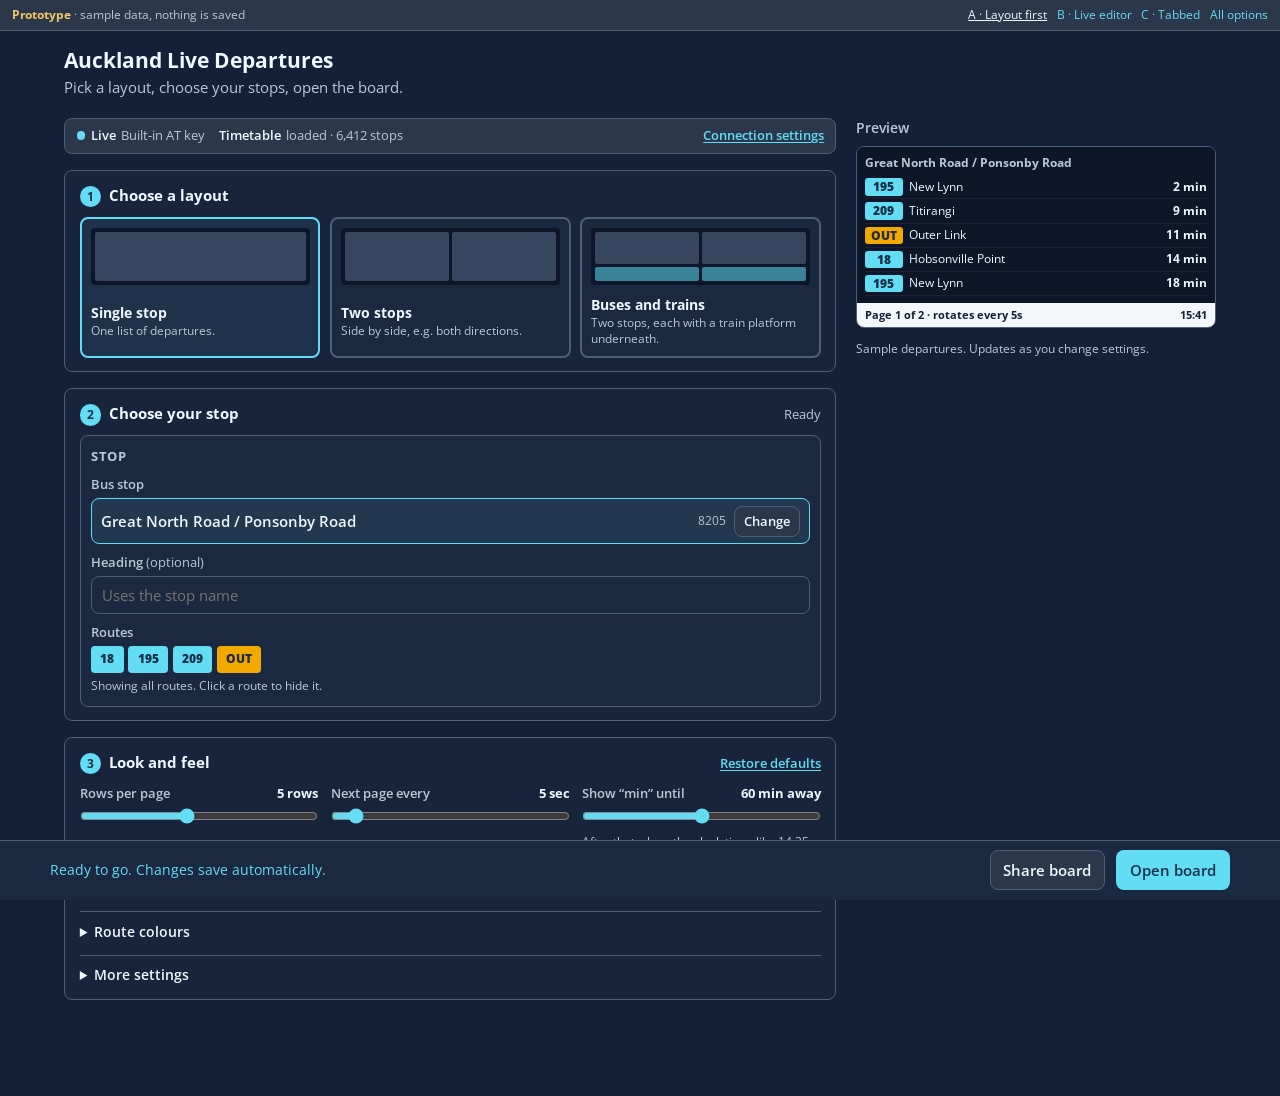
<file: prototypes/a-layout-first.html>
<!doctype html>
<html lang="en">
<head>
  <meta charset="utf-8">
  <meta name="viewport" content="width=device-width, initial-scale=1">
  <title>Option A · Layout first</title>
  <link href="https://fonts.googleapis.com/css2?family=Open+Sans:wght@400;600;700;800&display=swap" rel="stylesheet">
  <link rel="stylesheet" href="proto.css">
  <style>
    .page { max-width: 1180px; margin: 0 auto; padding: .9rem .9rem 6rem; display: grid; grid-template-columns: minmax(0, 1fr) 360px; gap: 1.2rem; align-items: start; }
    header { grid-column: 1 / -1; }
    header h1 { font-size: 1.3rem; }
    header p { color: var(--muted); }
    .form { display: grid; gap: 1rem; }
    .section { border: 1px solid var(--border); border-radius: var(--radius); padding: .8rem .9rem; background: rgba(255,255,255,.015); }
    .section > h2 { font-size: .95rem; margin-bottom: .6rem; display: flex; gap: .5rem; align-items: baseline; }
    .section > h2 .n { display: inline-grid; place-items: center; width: 1.35rem; height: 1.35rem; border-radius: 50%; background: var(--surface3); font-size: .75rem; flex: none; }
    .section > h2 .n.done { background: var(--accent); color: var(--accent-text); }
    .section > h2 small { color: var(--muted); font-weight: 400; font-size: .8rem; margin-left: auto; }

    .layouts { display: grid; grid-template-columns: repeat(3, minmax(0, 1fr)); gap: .6rem; }
    .layout-card { background: var(--surface); border: 2px solid var(--border); border-radius: var(--radius); padding: .55rem; text-align: left; color: var(--text); font-weight: 400; display: grid; gap: .45rem; }
    .layout-card[aria-checked=true] { border-color: var(--accent); background: rgba(98,221,244,.08); }
    .layout-card strong { font-size: .88rem; }
    .layout-card .desc { font-size: .76rem; color: var(--muted); line-height: 1.35; }
    .thumb { height: 3.6rem; border-radius: 4px; background: #0d1729; display: grid; gap: 3px; padding: 4px; }
    .thumb i { background: var(--surface3); border-radius: 2px; display: block; }
    .thumb i.t { background: var(--accent); opacity: .55; }
    .thumb .col { display: grid; gap: 3px; grid-template-rows: 1fr .45fr; }

    .slots { display: grid; gap: .8rem; grid-template-columns: repeat(var(--cols, 1), minmax(0, 1fr)); }
    .slot { background: var(--surface); border: 1px solid var(--border); border-radius: var(--radius); padding: .65rem; display: grid; gap: .55rem; align-content: start; }
    .slot.blocked { border-color: var(--warn); }
    .slot h3 { font-size: .82rem; text-transform: uppercase; letter-spacing: .04em; color: var(--muted); }
    .slot .train-part { border-top: 1px dashed var(--border); padding-top: .55rem; display: grid; gap: .55rem; }
    .station-field { grid-column: 1 / -1; }

    .look { display: grid; grid-template-columns: repeat(auto-fit, minmax(190px, 1fr)); gap: .8rem; }
    .slider-field output { float: right; font-weight: 700; color: var(--text); }
    details.more { border-top: 1px solid var(--border); margin-top: .8rem; padding-top: .6rem; }
    details.more summary { cursor: pointer; font-weight: 600; font-size: .85rem; }
    details.more[open] summary { margin-bottom: .6rem; }

    .connect-panel { display: grid; gap: .55rem; margin-top: .55rem; padding: .7rem; background: var(--surface); border: 1px solid var(--border); border-radius: var(--radius); }
    .radio { display: flex; gap: .55rem; align-items: flex-start; padding: .45rem .55rem; border: 1px solid var(--border); border-radius: var(--radius); cursor: pointer; font-size: .85rem; color: var(--text); font-weight: 400; margin: 0; }
    .radio input { width: auto; margin-top: .25rem; accent-color: var(--accent); }
    .radio:has(input:checked) { border-color: var(--accent); background: rgba(98,221,244,.06); }

    aside { position: sticky; top: .9rem; display: grid; gap: .5rem; }
    aside h2 { font-size: .85rem; color: var(--muted); font-weight: 600; }

    .footer { position: fixed; left: 0; right: 0; bottom: 0; background: var(--surface); border-top: 1px solid var(--border); padding: .6rem .9rem; z-index: 30; }
    .footer-inner { max-width: 1180px; margin: 0 auto; display: flex; gap: .7rem; align-items: center; flex-wrap: wrap; }
    .footer .todo { color: var(--warn); font-size: .85rem; flex: 1; }
    .footer .todo button { color: var(--warn); }
    .footer .ready { color: var(--accent); font-size: .85rem; flex: 1; }

    @media (max-width: 900px) {
      .page { grid-template-columns: 1fr; }
      header { order: -2; }
      aside { position: static; order: -1; }
    }
    @media (max-width: 620px) {
      .layouts { grid-template-columns: 1fr; }
      .layout-card { grid-template-columns: 5rem 1fr; align-items: center; }
      .slots { --cols: 1 !important; }
    }
  </style>
</head>
<body>
  <div class="page">
    <header>
      <h1>Auckland Live Departures</h1>
      <p>Pick a layout, choose your stops, open the board.</p>
    </header>

    <div class="form">
      <div>
        <div class="status-line" id="status"></div>
        <div id="connect"></div>
      </div>

      <section class="section">
        <h2><span class="n done">1</span>Choose a layout</h2>
        <div class="layouts" role="radiogroup" aria-label="Board layout" id="layouts"></div>
      </section>

      <section class="section">
        <h2><span class="n" id="n2">2</span><span id="slots-title">Choose your stop</span><small id="slots-sub"></small></h2>
        <div id="slots"></div>
      </section>

      <section class="section">
        <h2><span class="n done">3</span>Look and feel<small><button class="linkish" type="button" id="restore-look">Restore defaults</button></small></h2>
        <div class="look">
          <div class="slider-field"><label for="rows">Rows per page <output id="rows-out"></output></label><input type="range" id="rows" min="1" max="10" step="1"></div>
          <div class="slider-field"><label for="rotate">Next page every <output id="rotate-out"></output></label><input type="range" id="rotate" min="3" max="30" step="1"></div>
          <div class="slider-field"><label for="cutoff">Show “min” until <output id="cutoff-out"></output></label><input type="range" id="cutoff" min="0" max="120" step="5"><div class="hint">After that, show the clock time, like 14:35.</div></div>
        </div>
        <label class="radio" style="margin-top:.6rem;display:inline-flex"><input type="checkbox" id="lock"> Stay on page 1 (don’t rotate)</label>
        <details class="more">
          <summary>Route colours</summary>
          <div id="colours"></div>
        </details>
        <details class="more">
          <summary>More settings</summary>
          <div class="look">
            <div><label for="lookahead">Look ahead</label><div class="unit-input"><input id="lookahead" type="number" min="1" max="48" value="2"><span>hours</span></div></div>
            <div><label for="poll">Refresh every</label><div class="unit-input"><input id="poll" type="number" min="5" max="3600" value="10"><span>sec</span></div></div>
            <div><label for="stale">Mark stale after</label><div class="unit-input"><input id="stale" type="number" min="1" max="20" value="2"><span>missed refreshes</span></div></div>
          </div>
          <p class="hint" style="margin-top:.6rem">Data source URLs, timezone, diagnostics and reset would live here too.</p>
        </details>
      </section>
    </div>

    <aside>
      <h2>Preview</h2>
      <div id="preview"></div>
      <p class="hint">Sample departures. Updates as you change settings.</p>
    </aside>
  </div>

  <div class="footer"><div class="footer-inner">
    <div id="footer-msg"></div>
    <button class="ghost" type="button" onclick="alert('Prototype: would copy a share link')">Share board</button>
    <button class="primary" type="button" id="open">Open board</button>
  </div></div>

  <script src="proto.js"></script>
  <script>
    protoBanner("a-layout-first.html");
    const cfg = defaultProtoConfig();
    let connectOpen = false;

    const LAYOUTS = [
      { id: "single", name: "Single stop", desc: "One list of departures.", thumb: `<div class="thumb"><i></i></div>` },
      { id: "dual", name: "Two stops", desc: "Side by side, e.g. both directions.", thumb: `<div class="thumb" style="grid-template-columns:1fr 1fr"><i></i><i></i></div>` },
      { id: "fourway", name: "Buses and trains", desc: "Two stops, each with a train platform underneath.", thumb: `<div class="thumb" style="grid-template-columns:1fr 1fr"><div class="col"><i></i><i class="t"></i></div><div class="col"><i></i><i class="t"></i></div></div>` }
    ];

    function renderLayouts() {
      const host = document.getElementById("layouts");
      host.innerHTML = LAYOUTS.map(l => `<button type="button" class="layout-card" role="radio" aria-checked="${cfg.layout === l.id}" data-l="${l.id}">${l.thumb}<div><strong>${l.name}</strong><div class="desc">${l.desc}</div></div></button>`).join("");
      host.querySelectorAll("[data-l]").forEach(b => b.onclick = () => {
        // Carry the stop you already picked into the new layout's first slot.
        if (cfg.layout === "single" && b.dataset.l !== "single" && !cfg.left.stopId) cfg.left = Object.assign({}, cfg.main);
        if (cfg.layout !== "single" && b.dataset.l === "single" && cfg.left.stopId) cfg.main = Object.assign({}, cfg.left);
        cfg.layout = b.dataset.l;
        renderLayouts(); renderSlots(); update();
      });
    }

    function slotHtml(key, title, withTrain) {
      return `<div class="slot" data-slot="${key}"><h3>${title}</h3>
        <div><label>Bus stop</label><div data-picker="${key}"></div><div data-block="${key}"></div></div>
        <div><label>Heading <span class="muted" style="font-weight:400">(optional)</span></label><input data-label="${key}" placeholder="Uses the stop name" value="${escapeHtml(cfg[key].label)}"></div>
        <div><label>Routes</label><div data-routes="${key}"></div></div>
        ${withTrain ? `<div class="train-part"><div><label>Train platform</label><div data-tpicker="${key}"></div><div data-block="train${key[0].toUpperCase() + key.slice(1)}"></div><div class="hint">The next two trains always show at the bottom of this side.</div></div>
          <div><label>Train lines</label><div data-troutes="${key}"></div></div></div>` : ""}
      </div>`;
    }

    function renderSlots() {
      const host = document.getElementById("slots");
      const four = cfg.layout === "fourway";
      document.getElementById("slots-title").textContent = cfg.layout === "single" ? "Choose your stop" : four ? "Choose stops and platforms" : "Choose your two stops";
      if (cfg.layout === "single") {
        host.innerHTML = `<div class="slots">${slotHtml("main", "Stop", false)}</div>`;
      } else {
        host.innerHTML = `<div class="slots" style="--cols:2">
          ${four ? `<div class="station-field"><label>Station heading <span class="muted" style="font-weight:400">(optional)</span></label><input id="station" placeholder="Uses the platform’s stop name" value="${escapeHtml(cfg.stationLabel)}"></div>` : ""}
          ${slotHtml("left", "Left side", four)}${slotHtml("right", "Right side", four)}</div>`;
        document.getElementById("station")?.addEventListener("input", e => { cfg.stationLabel = e.target.value; });
      }
      host.querySelectorAll("[data-picker]").forEach(el => {
        const key = el.dataset.picker;
        stopPicker(el, { source: STOPS, value: cfg[key].stopId, onChange: id => { cfg[key].stopId = id; cfg[key].routes = []; renderSlots(); update(); } });
      });
      host.querySelectorAll("[data-tpicker]").forEach(el => {
        const key = el.dataset.tpicker;
        stopPicker(el, { source: PLATFORMS, value: cfg.trains[key].stopId, placeholder: "Search station or platform", onChange: id => { cfg.trains[key].stopId = id; cfg.trains[key].routes = []; renderSlots(); update(); } });
      });
      host.querySelectorAll("[data-label]").forEach(el => el.oninput = () => { cfg[el.dataset.label].label = el.value; update(); });
      renderChips();
    }

    function renderChips() {
      document.querySelectorAll("[data-routes]").forEach(el => {
        const key = el.dataset.routes;
        routeChips(el, cfg[key].stopId, cfg[key].routes, cfg.colours, next => { cfg[key].routes = next; renderChips(); update(); });
      });
      document.querySelectorAll("[data-troutes]").forEach(el => {
        const key = el.dataset.troutes;
        routeChips(el, cfg.trains[key].stopId, cfg.trains[key].routes, cfg.colours, next => { cfg.trains[key].routes = next; renderChips(); update(); });
      });
    }

    function renderStatus() {
      const limited = cfg.keyMode === "none";
      const keyText = { builtin: "Built-in AT key", personal: "Your AT key", none: "No key, limited live" }[cfg.keyMode];
      document.getElementById("status").innerHTML = `
        <span class="item"><span class="dot ${limited ? "limited" : ""}"></span><b>${limited ? "Limited live" : "Live"}</b>${keyText}</span>
        <span class="item"><b>Timetable</b>loaded · 6,412 stops</span>
        <span class="spacer"></span>
        <button class="linkish" type="button" id="toggle-connect">${connectOpen ? "Hide connection" : "Connection settings"}</button>`;
      document.getElementById("toggle-connect").onclick = () => { connectOpen = !connectOpen; renderStatus(); };
      const panel = document.getElementById("connect");
      if (!connectOpen) { panel.innerHTML = ""; return; }
      panel.innerHTML = `<div class="connect-panel">
        <label class="radio"><input type="radio" name="key" value="builtin" ${cfg.keyMode === "builtin" ? "checked" : ""}><span><strong>Use the built-in AT key</strong><br><span class="muted">Full live times, alerts and how full the bus is.</span></span></label>
        <label class="radio"><input type="radio" name="key" value="personal" ${cfg.keyMode === "personal" ? "checked" : ""}><span><strong>Use your own key</strong><br><span class="muted">Free from the <a href="https://dev-portal.at.govt.nz/" target="_blank" rel="noopener">AT Developer Portal</a>.</span>
          ${cfg.keyMode === "personal" ? `<span style="display:flex;gap:.4rem;margin-top:.4rem"><input type="password" placeholder="Paste your key"><button class="ghost small" type="button">Test</button></span>` : ""}</span></label>
        <label class="radio"><input type="radio" name="key" value="none" ${cfg.keyMode === "none" ? "checked" : ""}><span><strong>No key</strong><br><span class="muted">Some live times; the rest show the timetable. No alerts.</span></span></label>
        <div class="hint">Timetable: AT GTFS (auto-updates daily) · <button class="linkish" type="button">Upload a zip instead</button></div>
      </div>`;
      panel.querySelectorAll("[name=key]").forEach(r => r.onchange = () => { cfg.keyMode = r.value; renderStatus(); });
    }

    function bindLook() {
      const bind = (id, key, fmt) => {
        const el = document.getElementById(id), out = document.getElementById(id + "-out");
        el.value = cfg[key]; out.textContent = fmt(cfg[key]);
        el.oninput = () => { cfg[key] = Number(el.value); out.textContent = fmt(cfg[key]); update(); };
      };
      bind("rows", "pageSize", v => v + (v === 1 ? " row" : " rows"));
      bind("rotate", "rotateSeconds", v => v + " sec");
      bind("cutoff", "cutoff", v => v ? v + " min away" : "never");
      const lock = document.getElementById("lock");
      lock.checked = cfg.lockFirstPage;
      lock.onchange = () => { cfg.lockFirstPage = lock.checked; document.getElementById("rotate").disabled = lock.checked; };
      document.getElementById("restore-look").onclick = () => {
        Object.assign(cfg, { pageSize: 5, rotateSeconds: 5, cutoff: 60, lockFirstPage: false });
        bindLook(); update();
      };
    }

    function renderColours() {
      colourEditor(document.getElementById("colours"), cfg.colours, next => { cfg.colours = next; renderColours(); renderChips(); update(); });
    }

    function update() {
      renderMiniBoard(document.getElementById("preview"), cfg);
      const blockers = blockersFor(cfg);
      document.querySelectorAll("[data-block]").forEach(el => {
        const b = blockers.find(x => x.field === el.dataset.block);
        el.innerHTML = b ? `<div class="blocker">${b.message}</div>` : "";
      });
      document.querySelectorAll(".slot").forEach(s => {
        const k = s.dataset.slot, tk = "train" + k[0].toUpperCase() + k.slice(1);
        s.classList.toggle("blocked", blockers.some(b => b.field === k || b.field === tk));
      });
      document.getElementById("n2").classList.toggle("done", !blockers.length);
      document.getElementById("slots-sub").textContent = blockers.length ? blockers.length + " to go" : "Ready";
      const msg = document.getElementById("footer-msg");
      msg.className = blockers.length ? "todo" : "ready";
      msg.innerHTML = blockers.length
        ? `Before you open the board: <button class="linkish" type="button" id="jump">${blockers[0].message.toLowerCase()}</button>${blockers.length > 1 ? ` and ${blockers.length - 1} more` : ""}`
        : "Ready to go. Changes save automatically.";
      document.getElementById("jump")?.addEventListener("click", () => {
        const f = blockers[0].field;
        const sel = f.startsWith("train") ? `[data-tpicker="${f[5].toLowerCase() + f.slice(6)}"]` : `[data-picker="${f}"]`;
        const target = document.querySelector(sel);
        target?.scrollIntoView({ behavior: "smooth", block: "center" });
        setTimeout(() => target?.querySelector("input")?.focus(), 300);
      });
    }

    document.getElementById("open").onclick = () => {
      const blockers = blockersFor(cfg);
      if (blockers.length) document.getElementById("jump")?.click();
      else alert("Prototype: the board would open here. No separate build step.");
    };

    renderStatus(); renderLayouts(); renderSlots(); bindLook(); renderColours(); update();
  </script>
</body>
</html>
</file>
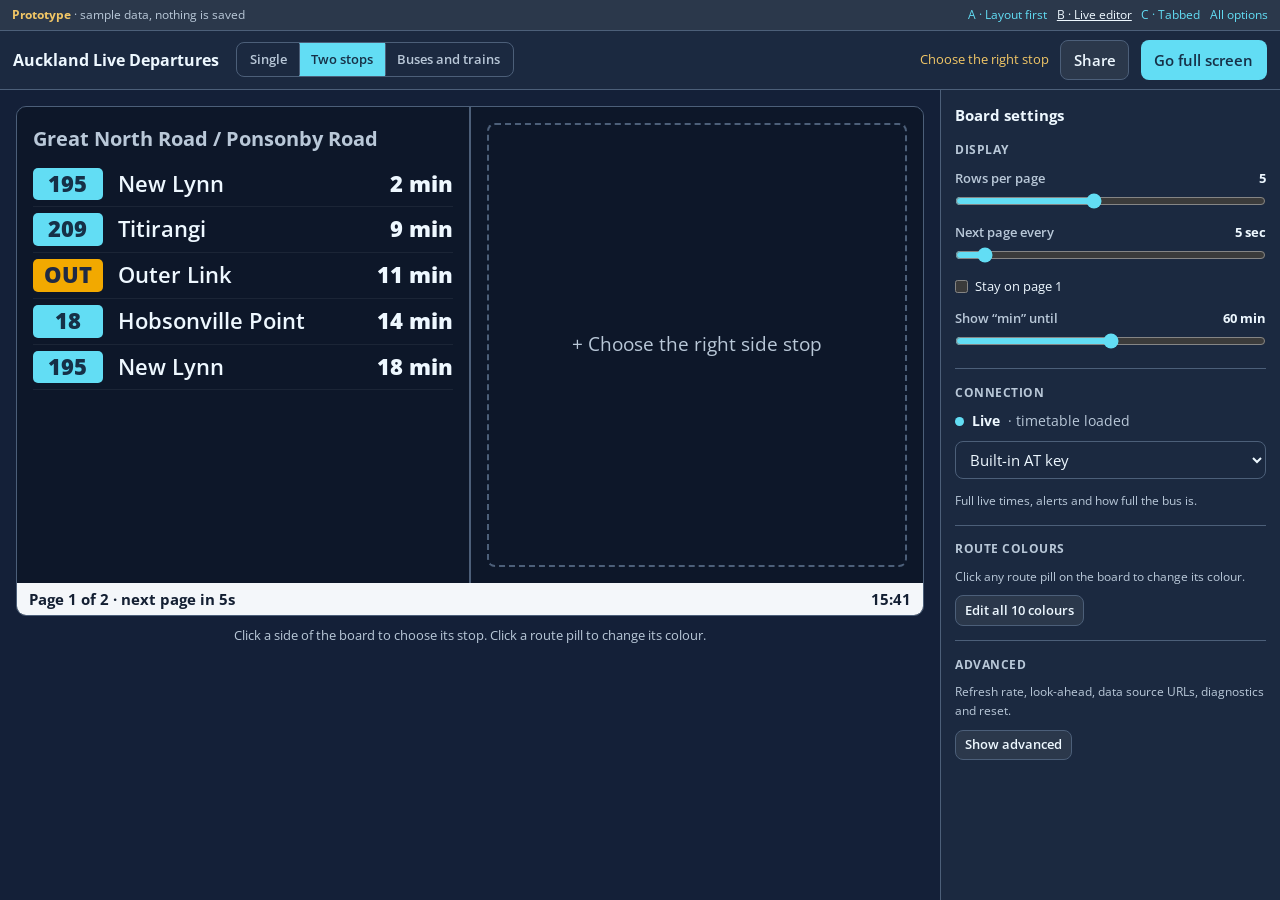
<file: prototypes/b-live-editor.html>
<!doctype html>
<html lang="en">
<head>
  <meta charset="utf-8">
  <meta name="viewport" content="width=device-width, initial-scale=1">
  <title>Option B · Live editor</title>
  <link href="https://fonts.googleapis.com/css2?family=Open+Sans:wght@400;600;700;800&display=swap" rel="stylesheet">
  <link rel="stylesheet" href="proto.css">
  <style>
    body { display: flex; flex-direction: column; height: 100vh; overflow: hidden; }
    .toolbar { display: flex; align-items: center; gap: .7rem; padding: .55rem .8rem; border-bottom: 1px solid var(--border); background: var(--surface); flex-wrap: wrap; }
    .toolbar h1 { font-size: 1rem; margin-right: .4rem; }
    .seg { display: inline-flex; border: 1px solid var(--border); border-radius: var(--radius); overflow: hidden; }
    .seg button { border-radius: 0; background: transparent; color: var(--muted); padding: .35rem .7rem; font-size: .82rem; }
    .seg button + button { border-left: 1px solid var(--border); }
    .seg button[aria-pressed=true] { background: var(--accent); color: var(--accent-text); }
    .toolbar .spacer { flex: 1; }
    .toolbar .hintline { font-size: .8rem; color: var(--muted); }
    .toolbar .hintline.todo { color: var(--warn); }

    .workspace { flex: 1; display: flex; min-height: 0; }
    .stage { flex: 1; padding: 1rem; overflow: auto; display: flex; flex-direction: column; gap: .6rem; }
    .stage-caption { font-size: .8rem; color: var(--muted); text-align: center; }

    /* Board at roughly real proportions */
    .board { background: #0d1729; border-radius: 10px; border: 1px solid var(--border); display: flex; flex-direction: column; aspect-ratio: 16 / 9; max-height: calc(100vh - 9rem); width: 100%; margin: 0 auto; overflow: hidden; }
    .board .bands { flex: 1; display: grid; gap: 2px; background: var(--border); min-height: 0; }
    .band { background: #0d1729; padding: clamp(.4rem, 1.4vw, 1rem); position: relative; display: flex; flex-direction: column; min-height: 0; cursor: pointer; outline: 2px solid transparent; outline-offset: -4px; transition: outline-color .15s; }
    .band:hover, .band:focus-visible { outline-color: rgba(98,221,244,.6); }
    .band.selected { outline-color: var(--accent); }
    .band .edit-tag { position: absolute; top: .4rem; right: .4rem; font-size: .72rem; background: var(--accent); color: var(--accent-text); border-radius: 4px; padding: .05rem .4rem; font-weight: 700; opacity: 0; transition: opacity .15s; }
    .band:hover .edit-tag, .band.selected .edit-tag { opacity: 1; }
    .band h2 { font-size: clamp(.8rem, 1.6vw, 1.3rem); color: var(--muted); margin-bottom: .4em; white-space: nowrap; overflow: hidden; text-overflow: ellipsis; padding-right: 3rem; }
    .brow { display: flex; align-items: center; gap: .7em; padding: .28em 0; border-bottom: 1px solid rgba(255,255,255,.06); font-size: clamp(.8rem, 1.7vw, 1.45rem); }
    .brow .pill { min-width: 3.2em; text-align: center; border-radius: 5px; font-weight: 800; padding: 0 .3em; cursor: pointer; }
    .brow .pill:hover { outline: 2px dashed var(--text); outline-offset: 2px; }
    .brow .dest { flex: 1; min-width: 0; white-space: nowrap; overflow: hidden; text-overflow: ellipsis; font-weight: 600; }
    .brow .due { font-weight: 800; font-variant-numeric: tabular-nums; }
    .train-zone { margin-top: auto; border-top: 2px solid var(--border); padding-top: .3em; }
    .train-zone .brow { background: rgba(98,221,244,.06); }
    .placeholder { flex: 1; display: grid; place-items: center; border: 2px dashed var(--border); border-radius: 8px; color: var(--muted); font-size: clamp(.85rem, 1.6vw, 1.2rem); text-align: center; padding: 1rem; }
    .placeholder.small { flex: none; padding: .5em; font-size: clamp(.75rem, 1.3vw, 1rem); }
    .board-foot { display: flex; justify-content: space-between; background: #f4f7fa; color: #142033; font-weight: 700; padding: .3em .8em; font-size: clamp(.7rem, 1.2vw, 1rem); }

    /* Inspector panel: shows the band you clicked, or board settings */
    .inspector { width: 340px; border-left: 1px solid var(--border); background: var(--surface); overflow-y: auto; padding: .9rem; display: grid; gap: .9rem; align-content: start; }
    .inspector h2 { font-size: .95rem; display: flex; align-items: center; gap: .5rem; }
    .inspector h2 button { margin-left: auto; }
    .inspector .group { display: grid; gap: .55rem; padding-bottom: .9rem; border-bottom: 1px solid var(--border); }
    .inspector .group:last-child { border-bottom: 0; }
    .inspector h3 { font-size: .78rem; text-transform: uppercase; letter-spacing: .04em; color: var(--muted); }
    .slider-field output { float: right; font-weight: 700; color: var(--text); }
    .conn { display: flex; gap: .5rem; align-items: center; font-size: .85rem; }
    .conn .dot { width: .55rem; height: .55rem; border-radius: 50%; background: var(--accent); }
    .conn .dot.limited { background: var(--warn); }
    .crumbs { font-size: .78rem; color: var(--muted); }
    .crumbs button { font-size: .78rem; }

    @media (max-width: 860px) {
      body { height: auto; overflow: auto; }
      .workspace { flex-direction: column; }
      .inspector { width: auto; border-left: 0; border-top: 1px solid var(--border); }
      .board { aspect-ratio: auto; min-height: 18rem; max-height: none; }
    }
  </style>
</head>
<body>
  <div class="toolbar">
    <h1>Auckland Live Departures</h1>
    <div class="seg" role="group" aria-label="Layout" id="layout-seg"></div>
    <span class="spacer"></span>
    <span class="hintline" id="hintline"></span>
    <button class="ghost" type="button" onclick="alert('Prototype: would copy a share link')">Share</button>
    <button class="primary" type="button" id="open">Go full screen</button>
  </div>
  <div class="workspace">
    <div class="stage">
      <div class="board" id="board"></div>
      <div class="stage-caption">Click a side of the board to choose its stop. Click a route pill to change its colour.</div>
    </div>
    <div class="inspector" id="inspector"></div>
  </div>

  <script src="proto.js"></script>
  <script>
    protoBanner("b-live-editor.html");
    const cfg = defaultProtoConfig();
    cfg.layout = "dual";
    // What the inspector is showing: "board", a band key, or "colour:<route>".
    let selection = "board";

    const BAND_KEYS = () => cfg.layout === "single" ? ["main"] : ["left", "right"];
    const SIDE_NAME = { main: "Stop", left: "Left side", right: "Right side" };

    function renderSeg() {
      const host = document.getElementById("layout-seg");
      host.innerHTML = [["single", "Single"], ["dual", "Two stops"], ["fourway", "Buses and trains"]]
        .map(([id, t]) => `<button type="button" data-l="${id}" aria-pressed="${cfg.layout === id}">${t}</button>`).join("");
      host.querySelectorAll("[data-l]").forEach(b => b.onclick = () => {
        if (cfg.layout === "single" && b.dataset.l !== "single") cfg.left = Object.assign({}, cfg.main);
        if (cfg.layout !== "single" && b.dataset.l === "single") cfg.main = Object.assign({}, cfg.left);
        cfg.layout = b.dataset.l;
        if (!BAND_KEYS().includes(selection) && !selection.startsWith("colour:")) selection = "board";
        renderAll();
        // Point at whatever the new layout still needs.
        const missing = BAND_KEYS().find(k => !cfg[k].stopId || (cfg.layout === "fourway" && !cfg.trains[k].stopId));
        if (missing) { selection = missing; renderAll(); }
      });
    }

    function renderBoard() {
      const host = document.getElementById("board");
      const four = cfg.layout === "fourway";
      const size = Math.max(1, Math.min(10, cfg.pageSize));
      const row = (r, train) => `<div class="brow"><span class="pill" data-pill="${r.route}" title="Change ${r.route} colour" style="${pillStyle(r.route, cfg.colours)}">${r.route}</span><span class="dest">${escapeHtml(r.dest)}</span><span class="due">${formatDue(r.mins, cfg.cutoff)}</span></div>`;
      const bands = BAND_KEYS().map(k => {
        const slot = cfg[k];
        const title = slot.label || stopTitle(stopById(slot.stopId));
        const rows = slot.stopId ? departuresFor(slot.stopId, slot.routes, four ? Math.max(1, size - 2) : size) : [];
        const t = cfg.trains[k];
        const trains = four && t.stopId ? departuresFor(t.stopId, t.routes, 2) : [];
        return `<div class="band ${selection === k ? "selected" : ""}" data-band="${k}" tabindex="0" role="button" aria-label="Edit ${SIDE_NAME[k]}">
          <span class="edit-tag">Edit</span>
          ${slot.stopId ? `<h2>${escapeHtml(title)}</h2>${rows.length ? rows.map(r => row(r)).join("") : `<div class="placeholder small">All routes hidden</div>`}`
            : `<div class="placeholder">+ Choose ${cfg.layout === "single" ? "a stop" : "the " + SIDE_NAME[k].toLowerCase() + " stop"}</div>`}
          ${four ? `<div class="train-zone">${t.stopId ? trains.map(r => row(r, true)).join("") : `<div class="placeholder small">+ Choose a train platform</div>`}</div>` : ""}
        </div>`;
      });
      host.innerHTML = `<div class="bands" style="grid-template-columns:repeat(${bands.length},minmax(0,1fr))">${bands.join("")}</div>
        <div class="board-foot"><span>${cfg.lockFirstPage ? "Page 1" : `Page 1 of 2 · next page in ${cfg.rotateSeconds}s`}</span><span>${new Date().toLocaleTimeString("en-NZ", { hour: "2-digit", minute: "2-digit", hour12: false })}</span></div>`;
      host.querySelectorAll("[data-band]").forEach(el => {
        el.onclick = e => { if (e.target.closest("[data-pill]")) return; selection = el.dataset.band; renderAll(); };
        el.onkeydown = e => { if (e.key === "Enter" || e.key === " ") { e.preventDefault(); selection = el.dataset.band; renderAll(); } };
      });
      host.querySelectorAll("[data-pill]").forEach(el => el.onclick = () => {
        const r = el.dataset.pill;
        if (!cfg.colours[r]) cfg.colours[r] = FALLBACK_PILL.slice();
        selection = "colour:" + r; renderAll();
      });
    }

    function renderInspector() {
      const host = document.getElementById("inspector");
      if (selection.startsWith("colour:")) return renderColourInspector(host, selection.slice(7));
      if (selection !== "board") return renderBandInspector(host, selection);
      const limited = cfg.keyMode === "none";
      host.innerHTML = `
        <h2>Board settings</h2>
        <div class="group">
          <h3>Display</h3>
          <div class="slider-field"><label for="rows">Rows per page <output>${cfg.pageSize}</output></label><input type="range" id="rows" min="1" max="10" step="1" value="${cfg.pageSize}"></div>
          <div class="slider-field"><label for="rotate">Next page every <output>${cfg.rotateSeconds} sec</output></label><input type="range" id="rotate" min="3" max="30" step="1" value="${cfg.rotateSeconds}" ${cfg.lockFirstPage ? "disabled" : ""}></div>
          <label style="display:flex;gap:.4rem;align-items:center;color:var(--text);font-weight:400"><input type="checkbox" id="lock" style="width:auto" ${cfg.lockFirstPage ? "checked" : ""}> Stay on page 1</label>
          <div class="slider-field"><label for="cutoff">Show “min” until <output>${cfg.cutoff ? cfg.cutoff + " min" : "never"}</output></label><input type="range" id="cutoff" min="0" max="120" step="5" value="${cfg.cutoff}"></div>
        </div>
        <div class="group">
          <h3>Connection</h3>
          <div class="conn"><span class="dot ${limited ? "limited" : ""}"></span><strong>${limited ? "Limited live" : "Live"}</strong><span class="muted">· timetable loaded</span></div>
          <select id="key">
            <option value="builtin" ${cfg.keyMode === "builtin" ? "selected" : ""}>Built-in AT key</option>
            <option value="personal" ${cfg.keyMode === "personal" ? "selected" : ""}>My own AT key</option>
            <option value="none" ${cfg.keyMode === "none" ? "selected" : ""}>No key (limited live)</option>
          </select>
          ${cfg.keyMode === "personal" ? `<div style="display:flex;gap:.4rem"><input type="password" placeholder="Paste your key"><button class="ghost small" type="button">Test</button></div>` : ""}
          <div class="hint">${limited ? "Some live times; the rest show the timetable. No alerts." : "Full live times, alerts and how full the bus is."}</div>
        </div>
        <div class="group">
          <h3>Route colours</h3>
          <div class="hint" style="margin:0">Click any route pill on the board to change its colour.</div>
          <button class="ghost small" type="button" id="all-colours" style="justify-self:start">Edit all ${Object.keys(cfg.colours).length} colours</button>
        </div>
        <div class="group">
          <h3>Advanced</h3>
          <div class="hint" style="margin:0">Refresh rate, look-ahead, data source URLs, diagnostics and reset.</div>
          <button class="ghost small" type="button" style="justify-self:start" onclick="alert('Prototype: would expand advanced settings')">Show advanced</button>
        </div>`;
      const live = (id, key, fmt) => {
        const el = host.querySelector("#" + id);
        el.oninput = () => { cfg[key] = Number(el.value); el.previousElementSibling.querySelector("output").textContent = fmt(cfg[key]); renderBoard(); };
      };
      live("rows", "pageSize", v => v);
      live("rotate", "rotateSeconds", v => v + " sec");
      live("cutoff", "cutoff", v => v ? v + " min" : "never");
      host.querySelector("#lock").onchange = e => { cfg.lockFirstPage = e.target.checked; renderAll(); };
      host.querySelector("#key").onchange = e => { cfg.keyMode = e.target.value; renderInspector(); };
      host.querySelector("#all-colours").onclick = () => { selection = "colour:*"; renderAll(); };
    }

    function renderBandInspector(host, key) {
      const four = cfg.layout === "fourway";
      host.innerHTML = `
        <div class="crumbs"><button class="linkish" type="button" data-back>Board settings</button> / ${SIDE_NAME[key]}</div>
        <h2>${SIDE_NAME[key]}</h2>
        <div class="group">
          <h3>Bus stop</h3>
          <div data-picker></div>
          <div><label>Heading <span class="muted" style="font-weight:400">(optional)</span></label><input data-label placeholder="Uses the stop name" value="${escapeHtml(cfg[key].label)}"></div>
          <div><label>Routes</label><div data-routes></div></div>
        </div>
        ${four ? `<div class="group"><h3>Train platform</h3><div data-tpicker></div><div class="hint">The next two trains always show at the bottom.</div><div><label>Train lines</label><div data-troutes></div></div></div>` : ""}
        ${BAND_KEYS().length > 1 ? `<button class="ghost small" type="button" data-next style="justify-self:start">Edit ${key === "left" ? "right" : "left"} side →</button>` : ""}`;
      host.querySelector("[data-back]").onclick = () => { selection = "board"; renderAll(); };
      host.querySelector("[data-next]")?.addEventListener("click", () => { selection = key === "left" ? "right" : "left"; renderAll(); });
      stopPicker(host.querySelector("[data-picker]"), { source: STOPS, value: cfg[key].stopId, onChange: id => { cfg[key].stopId = id; cfg[key].routes = []; renderAll(); } });
      if (four) stopPicker(host.querySelector("[data-tpicker]"), { source: PLATFORMS, value: cfg.trains[key].stopId, placeholder: "Search station or platform", onChange: id => { cfg.trains[key].stopId = id; cfg.trains[key].routes = []; renderAll(); } });
      host.querySelector("[data-label]").oninput = e => { cfg[key].label = e.target.value; renderBoard(); };
      const chips = () => {
        routeChips(host.querySelector("[data-routes]"), cfg[key].stopId, cfg[key].routes, cfg.colours, n => { cfg[key].routes = n; chips(); renderBoard(); });
        if (four) routeChips(host.querySelector("[data-troutes]"), cfg.trains[key].stopId, cfg.trains[key].routes, cfg.colours, n => { cfg.trains[key].routes = n; chips(); renderBoard(); });
      };
      chips();
      if (!cfg[key].stopId) setTimeout(() => host.querySelector("[data-picker] input")?.focus(), 0);
    }

    function renderColourInspector(host, route) {
      host.innerHTML = `<div class="crumbs"><button class="linkish" type="button" data-back>Board settings</button> / Route colours</div>
        <h2>${route === "*" ? "Route colours" : "Route " + escapeHtml(route)}</h2>
        <div data-colours></div>`;
      host.querySelector("[data-back]").onclick = () => { selection = "board"; renderAll(); };
      const draw = () => {
        const subset = route === "*" ? cfg.colours : { [route]: cfg.colours[route] };
        colourEditor(host.querySelector("[data-colours]"), subset, next => {
          if (route === "*") cfg.colours = next;
          else if (next[route]) cfg.colours[route] = next[route];
          else { delete cfg.colours[route]; selection = "board"; return renderAll(); }
          draw(); renderBoard();
        });
        if (route !== "*") host.querySelector("[data-add]").parentElement.remove();
      };
      draw();
    }

    function renderHint() {
      const blockers = blockersFor(cfg);
      const el = document.getElementById("hintline");
      el.className = "hintline" + (blockers.length ? " todo" : "");
      el.textContent = blockers.length ? blockers[0].message + (blockers.length > 1 ? ` (+${blockers.length - 1} more)` : "") : "Saved automatically";
    }

    function renderAll() { renderSeg(); renderBoard(); renderInspector(); renderHint(); }

    document.getElementById("open").onclick = () => {
      const blockers = blockersFor(cfg);
      if (!blockers.length) return alert("Prototype: the editor chrome would hide and the board goes full screen. The gear button brings this view back.");
      const f = blockers[0].field;
      selection = f.startsWith("train") ? f[5].toLowerCase() + f.slice(6) : f;
      renderAll();
    };

    renderAll();
  </script>
</body>
</html>
</file>
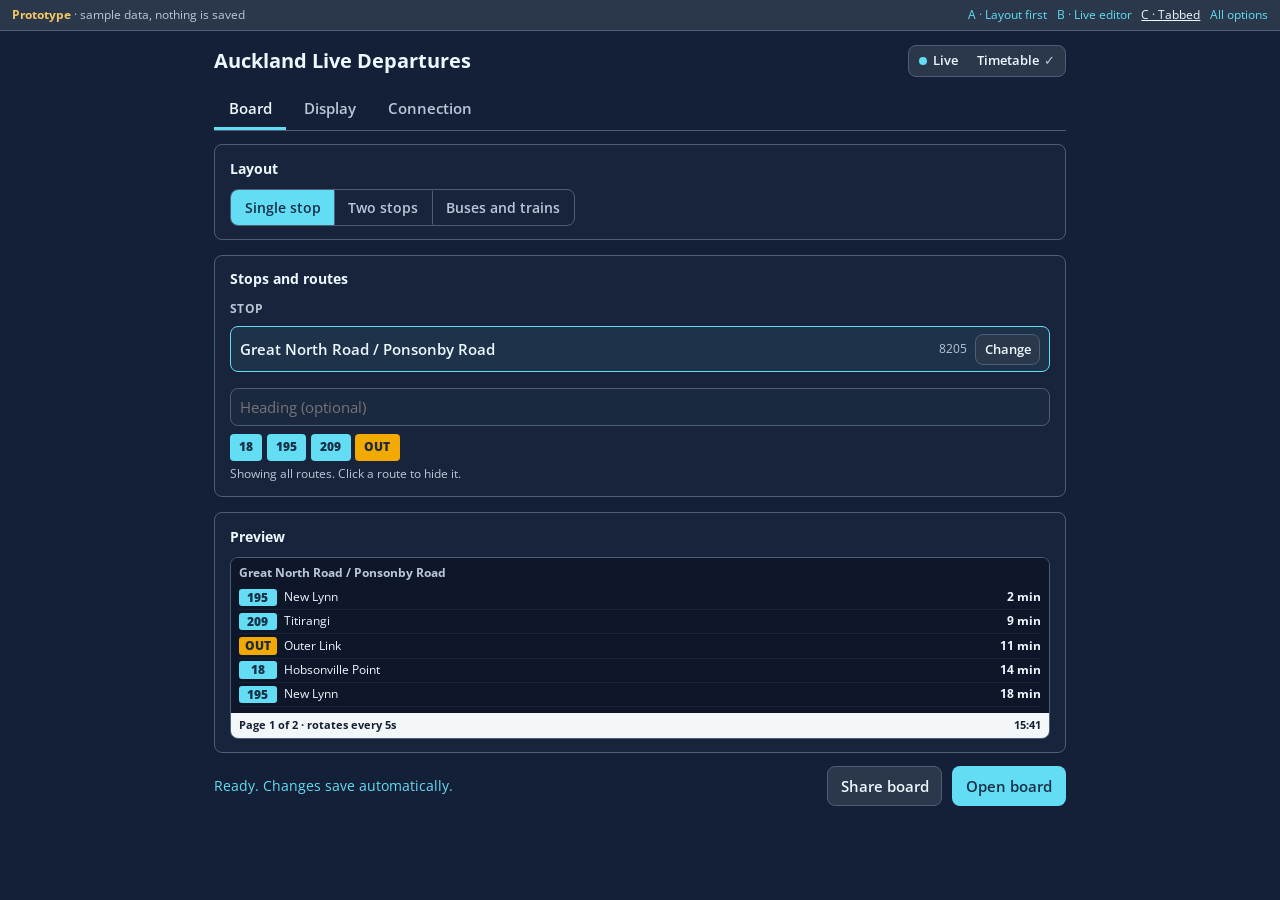
<file: prototypes/c-tabbed.html>
<!doctype html>
<html lang="en">
<head>
  <meta charset="utf-8">
  <meta name="viewport" content="width=device-width, initial-scale=1">
  <title>Option C · Tabbed</title>
  <link href="https://fonts.googleapis.com/css2?family=Open+Sans:wght@400;600;700;800&display=swap" rel="stylesheet">
  <link rel="stylesheet" href="proto.css">
  <style>
    .page { max-width: 880px; margin: 0 auto; padding: .9rem; display: grid; gap: .8rem; }
    header { display: flex; align-items: center; gap: .8rem; flex-wrap: wrap; }
    header h1 { font-size: 1.25rem; flex: 1; }
    .tabs { display: flex; border-bottom: 1px solid var(--border); gap: .2rem; }
    .tabs button { background: none; border: 0; border-bottom: 3px solid transparent; border-radius: 0; color: var(--muted); padding: .5rem .9rem; }
    .tabs button[aria-selected=true] { color: var(--text); border-bottom-color: var(--accent); }
    .tabs .badge { display: inline-block; min-width: 1.1rem; padding: 0 .3rem; margin-left: .3rem; border-radius: 999px; background: var(--warn); color: #2b2000; font-size: .7rem; }
    .panel { display: grid; gap: .9rem; }
    .card { border: 1px solid var(--border); border-radius: var(--radius); padding: .8rem .9rem; display: grid; gap: .6rem; background: rgba(255,255,255,.015); }
    .card h2 { font-size: .9rem; display: flex; align-items: baseline; gap: .5rem; }
    .card h2 small { margin-left: auto; font-weight: 400; }
    .seg { display: inline-flex; border: 1px solid var(--border); border-radius: var(--radius); overflow: hidden; justify-self: start; }
    .seg button { border-radius: 0; background: transparent; color: var(--muted); padding: .4rem .8rem; font-size: .85rem; }
    .seg button + button { border-left: 1px solid var(--border); }
    .seg button[aria-pressed=true] { background: var(--accent); color: var(--accent-text); }
    .grid2 { display: grid; grid-template-columns: repeat(auto-fit, minmax(240px, 1fr)); gap: .8rem; }
    .grid3 { display: grid; grid-template-columns: repeat(auto-fit, minmax(170px, 1fr)); gap: .6rem; }
    .slot { display: grid; gap: .5rem; align-content: start; }
    .slot h3 { font-size: .78rem; text-transform: uppercase; letter-spacing: .04em; color: var(--muted); }
    .radio { display: flex; gap: .55rem; align-items: flex-start; padding: .45rem .55rem; border: 1px solid var(--border); border-radius: var(--radius); cursor: pointer; font-size: .85rem; color: var(--text); font-weight: 400; margin: 0; }
    .radio input { width: auto; margin-top: .25rem; accent-color: var(--accent); }
    .radio:has(input:checked) { border-color: var(--accent); background: rgba(98,221,244,.06); }
    .diag { display: grid; grid-template-columns: repeat(auto-fit, minmax(180px, 1fr)); gap: .4rem; font-size: .8rem; }
    .diag div { background: var(--surface); border-radius: 6px; padding: .35rem .5rem; display: flex; justify-content: space-between; gap: .5rem; }
    .diag span { color: var(--muted); }
    .danger-row { display: flex; align-items: center; gap: .8rem; border-color: var(--bad); }
    .danger-row div { flex: 1; }
    button.danger { background: transparent; color: #ffc8e4; border-color: var(--bad); }
    .bottom { display: flex; gap: .6rem; align-items: center; justify-content: flex-end; flex-wrap: wrap; }
    .bottom .msg { flex: 1; font-size: .85rem; color: var(--accent); }
    .bottom .msg.todo { color: var(--warn); }
  </style>
</head>
<body>
  <div class="page">
    <header>
      <h1>Auckland Live Departures</h1>
      <div class="status-line" id="status" style="padding:.3rem .6rem"></div>
    </header>
    <div class="tabs" role="tablist" id="tabs"></div>
    <div class="panel" id="panel"></div>
    <div class="bottom">
      <span class="msg" id="msg"></span>
      <button class="ghost" type="button" onclick="alert('Prototype: would copy a share link')">Share board</button>
      <button class="primary" type="button" id="open">Open board</button>
    </div>
  </div>

  <script src="proto.js"></script>
  <script>
    protoBanner("c-tabbed.html");
    const cfg = defaultProtoConfig();
    let tab = "board";

    function renderStatus() {
      const limited = cfg.keyMode === "none";
      document.getElementById("status").innerHTML = `<span class="item"><span class="dot ${limited ? "limited" : ""}"></span><b>${limited ? "Limited live" : "Live"}</b></span><span class="item"><b>Timetable</b>✓</span>`;
    }

    function renderTabs() {
      const n = blockersFor(cfg).length;
      const host = document.getElementById("tabs");
      host.innerHTML = [["board", "Board", n], ["display", "Display", 0], ["connection", "Connection", 0]]
        .map(([id, t, c]) => `<button type="button" role="tab" data-t="${id}" aria-selected="${tab === id}">${t}${c ? `<span class="badge">${c}</span>` : ""}</button>`).join("");
      host.querySelectorAll("[data-t]").forEach(b => b.onclick = () => { tab = b.dataset.t; renderAll(); });
    }

    function slot(key, title, withTrain) {
      return `<div class="slot"><h3>${title}</h3>
        <div data-picker="${key}"></div><div data-block="${key}"></div>
        <input data-label="${key}" placeholder="Heading (optional)" value="${escapeHtml(cfg[key].label)}">
        <div data-routes="${key}"></div>
        ${withTrain ? `<label style="margin-top:.4rem">Train platform</label><div data-tpicker="${key}"></div><div data-block="train${key[0].toUpperCase() + key.slice(1)}"></div><div data-troutes="${key}"></div>` : ""}
      </div>`;
    }

    function renderBoardTab(host) {
      const four = cfg.layout === "fourway";
      host.innerHTML = `
        <div class="card"><h2>Layout</h2>
          <div class="seg" role="group" aria-label="Layout">${[["single", "Single stop"], ["dual", "Two stops"], ["fourway", "Buses and trains"]].map(([id, t]) => `<button type="button" data-l="${id}" aria-pressed="${cfg.layout === id}">${t}</button>`).join("")}</div>
        </div>
        <div class="card"><h2>Stops and routes</h2>
          ${four ? `<input id="station" placeholder="Station heading (optional)" value="${escapeHtml(cfg.stationLabel)}">` : ""}
          <div class="grid2">${cfg.layout === "single" ? slot("main", "Stop") : slot("left", "Left side", four) + slot("right", "Right side", four)}</div>
        </div>
        <div class="card"><h2>Preview</h2><div id="preview"></div></div>`;
      host.querySelectorAll("[data-l]").forEach(b => b.onclick = () => {
        if (cfg.layout === "single" && b.dataset.l !== "single" && !cfg.left.stopId) cfg.left = Object.assign({}, cfg.main);
        cfg.layout = b.dataset.l; renderAll();
      });
      host.querySelector("#station")?.addEventListener("input", e => { cfg.stationLabel = e.target.value; });
      host.querySelectorAll("[data-picker]").forEach(el => { const k = el.dataset.picker; stopPicker(el, { source: STOPS, value: cfg[k].stopId, onChange: id => { cfg[k].stopId = id; cfg[k].routes = []; renderAll(); } }); });
      host.querySelectorAll("[data-tpicker]").forEach(el => { const k = el.dataset.tpicker; stopPicker(el, { source: PLATFORMS, value: cfg.trains[k].stopId, placeholder: "Search station or platform", onChange: id => { cfg.trains[k].stopId = id; cfg.trains[k].routes = []; renderAll(); } }); });
      host.querySelectorAll("[data-label]").forEach(el => el.oninput = () => { cfg[el.dataset.label].label = el.value; preview(); });
      chips();
      const blockers = blockersFor(cfg);
      host.querySelectorAll("[data-block]").forEach(el => { const b = blockers.find(x => x.field === el.dataset.block); el.innerHTML = b ? `<div class="blocker">${b.message}</div>` : ""; });
      preview();
    }
    function chips() {
      document.querySelectorAll("[data-routes]").forEach(el => { const k = el.dataset.routes; routeChips(el, cfg[k].stopId, cfg[k].routes, cfg.colours, n => { cfg[k].routes = n; chips(); preview(); }); });
      document.querySelectorAll("[data-troutes]").forEach(el => { const k = el.dataset.troutes; routeChips(el, cfg.trains[k].stopId, cfg.trains[k].routes, cfg.colours, n => { cfg.trains[k].routes = n; chips(); preview(); }); });
    }
    function preview() { const p = document.getElementById("preview"); if (p) renderMiniBoard(p, cfg); }

    function renderDisplayTab(host) {
      const num = (id, key, unit, min, max, hint) => `<div><label for="${id}">${{ pageSize: "Rows per page", rotateSeconds: "Next page every", cutoff: "Show “min” until", lookahead: "Look ahead" }[key]}</label><div class="unit-input"><input id="${id}" data-k="${key}" type="number" min="${min}" max="${max}" value="${cfg[key]}"><span>${unit}</span></div>${hint ? `<div class="hint">${hint}</div>` : ""}</div>`;
      host.innerHTML = `
        <div class="card"><h2>Board<small><button class="linkish" type="button" id="restore">Restore defaults</button></small></h2>
          <div class="grid3">${num("d-rows", "pageSize", "rows", 1, 50)}${num("d-rot", "rotateSeconds", "sec", 3, 3600)}${num("d-cut", "cutoff", "min away", 0, 180, "Then show the clock time, like 14:35.")}${num("d-look", "lookahead", "hours", 1, 48)}</div>
          <label class="radio" style="justify-self:start"><input type="checkbox" id="lock" ${cfg.lockFirstPage ? "checked" : ""}> Stay on page 1 (don’t rotate)</label>
        </div>
        <div class="card"><h2>Route colours</h2><div id="colours"></div></div>`;
      host.querySelectorAll("[data-k]").forEach(el => el.onchange = () => { cfg[el.dataset.k] = Number(el.value); });
      host.querySelector("#lock").onchange = e => { cfg.lockFirstPage = e.target.checked; };
      host.querySelector("#restore").onclick = () => { Object.assign(cfg, { pageSize: 5, rotateSeconds: 5, cutoff: 60, lookahead: 2, lockFirstPage: false }); renderAll(); };
      const drawColours = () => colourEditor(host.querySelector("#colours"), cfg.colours, n => { cfg.colours = n; drawColours(); });
      drawColours();
    }

    function renderConnectionTab(host) {
      host.innerHTML = `
        <div class="card"><h2>Live data</h2>
          <label class="radio"><input type="radio" name="key" value="builtin" ${cfg.keyMode === "builtin" ? "checked" : ""}><span><strong>Built-in AT key</strong><br><span class="muted">Full live times, alerts and how full the bus is.</span></span></label>
          <label class="radio"><input type="radio" name="key" value="personal" ${cfg.keyMode === "personal" ? "checked" : ""}><span><strong>My own key</strong><br><span class="muted">Free from the <a href="https://dev-portal.at.govt.nz/" target="_blank" rel="noopener">AT Developer Portal</a>.</span>${cfg.keyMode === "personal" ? `<span style="display:flex;gap:.4rem;margin-top:.4rem"><input type="password" placeholder="Paste your key"><button class="ghost small" type="button">Test</button></span>` : ""}</span></label>
          <label class="radio"><input type="radio" name="key" value="none" ${cfg.keyMode === "none" ? "checked" : ""}><span><strong>No key</strong><br><span class="muted">Some live times; the rest show the timetable. No alerts.</span></span></label>
          <div><label for="poll">Refresh every</label><div class="unit-input" style="max-width:14rem"><input id="poll" type="number" value="${cfg.poll}"><span>sec</span></div></div>
        </div>
        <div class="card"><h2>Timetable<small class="muted">6,412 stops · updated today</small></h2>
          <div style="display:flex;gap:.4rem;flex-wrap:wrap"><button class="ghost small" type="button">Reload now</button><button class="ghost small" type="button">Upload a zip</button></div>
        </div>
        <details class="card"><summary style="cursor:pointer;font-weight:700">Data source URLs and timezone</summary>
          <div class="grid2" style="margin-top:.6rem">${[["Timetable (GTFS)", "https://gtfs.at.govt.nz/gtfs.zip"], ["Stop predictions", "https://api.at.govt.nz/serviceinfo/v1/departures"], ["Trip updates", "https://api.at.govt.nz/realtime/legacy/tripupdates"], ["Service alerts", "https://api.at.govt.nz/realtime/legacy/servicealerts"], ["Vehicle positions", "https://api.at.govt.nz/realtime/legacy/vehiclelocations"], ["Timezone", "Pacific/Auckland"]].map(([l, v]) => `<div><label>${l}</label><input value="${v}" spellcheck="false"></div>`).join("")}</div>
        </details>
        <details class="card"><summary style="cursor:pointer;font-weight:700">Diagnostics</summary>
          <div class="diag" style="margin-top:.6rem"><div><span>Trip updates</span>OK · 3s ago</div><div><span>Alerts</span>OK · 3s ago</div><div><span>Vehicles</span>OK · 4s ago</div><div><span>Predictions</span>partial</div></div>
        </details>
        <div class="card danger-row"><div><strong>Reset everything</strong><div class="hint">Clears your key, stops and all settings on this device.</div></div><button class="danger small" type="button">Reset…</button></div>`;
      host.querySelectorAll("[name=key]").forEach(r => r.onchange = () => { cfg.keyMode = r.value; renderAll(); });
    }

    function renderAll() {
      renderStatus(); renderTabs();
      const host = document.getElementById("panel");
      ({ board: renderBoardTab, display: renderDisplayTab, connection: renderConnectionTab })[tab](host);
      const blockers = blockersFor(cfg), msg = document.getElementById("msg");
      msg.className = "msg" + (blockers.length ? " todo" : "");
      msg.textContent = blockers.length ? `${blockers.length} thing${blockers.length > 1 ? "s" : ""} to fix on the Board tab` : "Ready. Changes save automatically.";
    }

    document.getElementById("open").onclick = () => {
      if (blockersFor(cfg).length) { tab = "board"; renderAll(); }
      else alert("Prototype: the board would open here.");
    };
    renderAll();
  </script>
</body>
</html>
</file>
<file: prototypes/proto.css>
/* Shared styles for the config UX prototypes. Tokens copied from index.html. */
:root {
  color-scheme: dark;
  --bg: #142038;
  --surface: #1b2940;
  --surface2: #2b384b;
  --surface3: #36465f;
  --border: #4c5f79;
  --text: #eef8ff;
  --muted: #b9c8d8;
  --accent: #62ddf4;
  --accent-text: #163047;
  --warn: #f1c666;
  --bad: #ee4ca4;
  --radius: 8px;
  font-family: "Open Sans", "Segoe UI", sans-serif;
}
* { box-sizing: border-box; margin: 0; }
html, body { min-height: 100vh; }
body { background: var(--bg); color: var(--text); line-height: 1.5; font-size: .92rem; }
a { color: var(--accent); }
button {
  font: inherit; border: 1px solid transparent; border-radius: var(--radius);
  padding: .5rem .8rem; font-weight: 600; cursor: pointer;
  transition: opacity .15s, border-color .15s, background .15s;
}
button:hover { opacity: .88; }
button.primary { background: var(--accent); color: var(--accent-text); }
button.ghost { background: var(--surface2); color: var(--text); border-color: var(--border); }
button.small { padding: .3rem .55rem; font-size: .8rem; }
button.linkish { background: none; border: 0; padding: 0; color: var(--accent); font-weight: 600; text-decoration: underline; text-underline-offset: 2px; }
input, select, textarea {
  font: inherit; width: 100%; border: 1px solid var(--border); border-radius: var(--radius);
  background: var(--surface); color: var(--text); padding: .45rem .6rem;
}
input:focus, select:focus { outline: none; border-color: var(--accent); }
input[type=color] { width: 2.2rem; height: 2rem; padding: 2px; cursor: pointer; }
input[type=range] { padding: 0; border: 0; background: none; accent-color: var(--accent); }
label { display: block; font-size: .8rem; color: var(--muted); margin-bottom: .25rem; font-weight: 600; }
.hint { font-size: .78rem; color: var(--muted); margin-top: .25rem; }
.muted { color: var(--muted); }

.proto-banner {
  background: var(--surface2); border-bottom: 1px solid var(--border);
  font-size: .78rem; color: var(--muted); padding: .35rem .75rem;
  display: flex; gap: .75rem; align-items: center; flex-wrap: wrap;
}
.proto-banner strong { color: var(--warn); }
.proto-banner nav { margin-left: auto; display: flex; gap: .6rem; }
.proto-banner nav a { text-decoration: none; }
.proto-banner nav a[aria-current] { color: var(--text); text-decoration: underline; }

/* Status line: replaces the timetable and key boxes */
.status-line {
  display: flex; align-items: center; gap: .9rem; flex-wrap: wrap;
  padding: .45rem .7rem; border: 1px solid var(--border); border-radius: var(--radius);
  background: var(--surface2); font-size: .82rem;
}
.status-line .dot { width: .55rem; height: .55rem; border-radius: 50%; display: inline-block; margin-right: .35rem; background: var(--accent); }
.status-line .dot.limited { background: var(--warn); }
.status-line .item { display: inline-flex; align-items: center; color: var(--muted); }
.status-line .item b { color: var(--text); font-weight: 600; margin-right: .3rem; }
.status-line .spacer { flex: 1; }

/* Stop picker */
.picker { position: relative; }
.picker-results {
  position: absolute; left: 0; right: 0; top: calc(100% + 2px); z-index: 20;
  background: var(--surface); border: 1px solid var(--border); border-radius: var(--radius);
  max-height: 15rem; overflow-y: auto; box-shadow: 0 8px 24px rgba(0,0,0,.35);
}
.picker-results button {
  display: flex; width: 100%; text-align: left; background: none; border: 0; border-radius: 0;
  padding: .45rem .6rem; color: var(--text); font-weight: 400; gap: .5rem; align-items: baseline;
}
.picker-results button:hover, .picker-results button.active { background: var(--surface3); opacity: 1; }
.picker-results .code { margin-left: auto; color: var(--muted); font-size: .75rem; white-space: nowrap; }
.picker-results .empty { padding: .5rem .6rem; color: var(--muted); font-size: .82rem; }
.picked {
  display: flex; align-items: center; gap: .5rem; padding: .4rem .55rem;
  border: 1px solid var(--accent); border-radius: var(--radius); background: rgba(98,221,244,.08);
}
.picked .name { font-weight: 600; flex: 1; min-width: 0; }
.picked .code { color: var(--muted); font-size: .75rem; }

/* Route chips (toggleable filter) */
.route-chips { display: flex; flex-wrap: wrap; gap: .3rem; }
.route-chip {
  border-radius: 4px; padding: .12rem .45rem; font-weight: 800; font-size: .78rem;
  border: 2px solid transparent; cursor: pointer; user-select: none;
}
.route-chip.off { opacity: .3; filter: grayscale(.6); }
.route-chip:focus-visible { outline: 2px solid var(--text); outline-offset: 1px; }

/* Mini board preview */
.mini-board {
  background: #0d1729; border: 1px solid var(--border); border-radius: var(--radius);
  overflow: hidden; font-size: .78rem;
}
.mini-board .bands { display: grid; gap: 1px; background: var(--border); }
.mini-band { background: #0d1729; padding: .4rem .5rem; min-height: 6rem; }
.mini-band h4 { font-size: .74rem; color: var(--muted); font-weight: 700; margin-bottom: .25rem; white-space: nowrap; overflow: hidden; text-overflow: ellipsis; }
.mini-row { display: flex; align-items: center; gap: .4rem; padding: .14rem 0; border-bottom: 1px solid rgba(255,255,255,.05); }
.mini-row .pill { min-width: 2.4rem; text-align: center; border-radius: 3px; font-weight: 800; padding: 0 .25rem; font-size: .72rem; }
.mini-row .dest { flex: 1; min-width: 0; white-space: nowrap; overflow: hidden; text-overflow: ellipsis; }
.mini-row .due { font-weight: 700; font-variant-numeric: tabular-nums; }
.mini-row.train { background: rgba(98,221,244,.06); }
.mini-band .empty-slot { color: var(--muted); font-style: italic; padding-top: 1rem; text-align: center; }
.mini-foot { display: flex; justify-content: space-between; padding: .25rem .5rem; background: #f4f7fa; color: #142033; font-weight: 700; font-size: .7rem; }

/* Blockers shown next to the field that needs fixing */
.blocker { color: var(--warn); font-size: .78rem; margin-top: .3rem; display: flex; gap: .3rem; align-items: baseline; }
.blocker::before { content: "!"; font-weight: 800; border: 1px solid var(--warn); border-radius: 50%; width: 1rem; height: 1rem; display: inline-grid; place-items: center; font-size: .65rem; flex: none; }

.unit-input { display: flex; align-items: center; border: 1px solid var(--border); border-radius: var(--radius); background: var(--surface); overflow: hidden; }
.unit-input input { border: 0; min-width: 0; flex: 1; background: transparent; }
.unit-input span { padding: 0 .6rem; font-size: .78rem; color: var(--muted); white-space: nowrap; }

/* Colour editor rows */
.colour-rows { display: grid; gap: .3rem; }
.colour-row { display: flex; align-items: center; gap: .5rem; }
.colour-row .pill { min-width: 3rem; text-align: center; border-radius: 4px; font-weight: 800; padding: .1rem .35rem; }
.colour-row input[type=text] { width: 5.5rem; font-family: ui-monospace, Menlo, monospace; font-size: .8rem; }
.colour-row .x { margin-left: auto; }

@media (max-width: 720px) {
  .proto-banner nav { margin-left: 0; }
}
</file>
